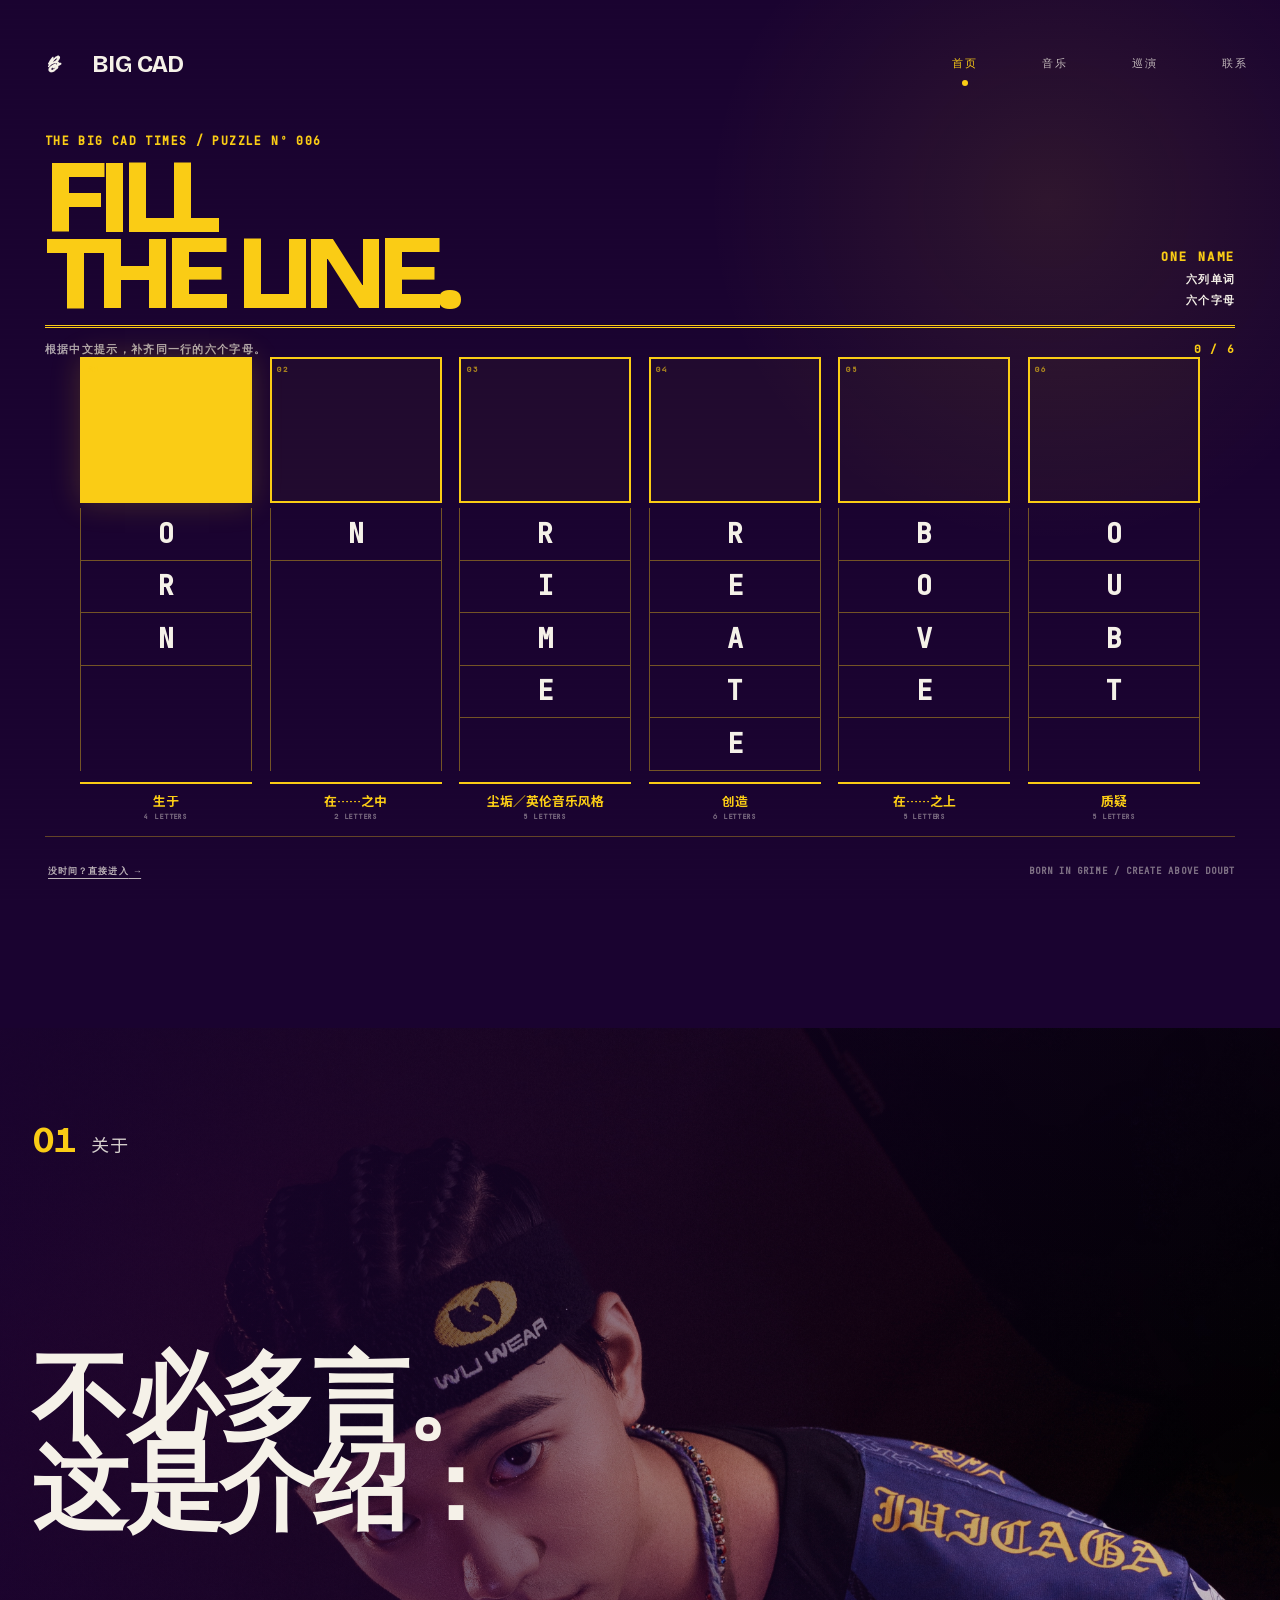
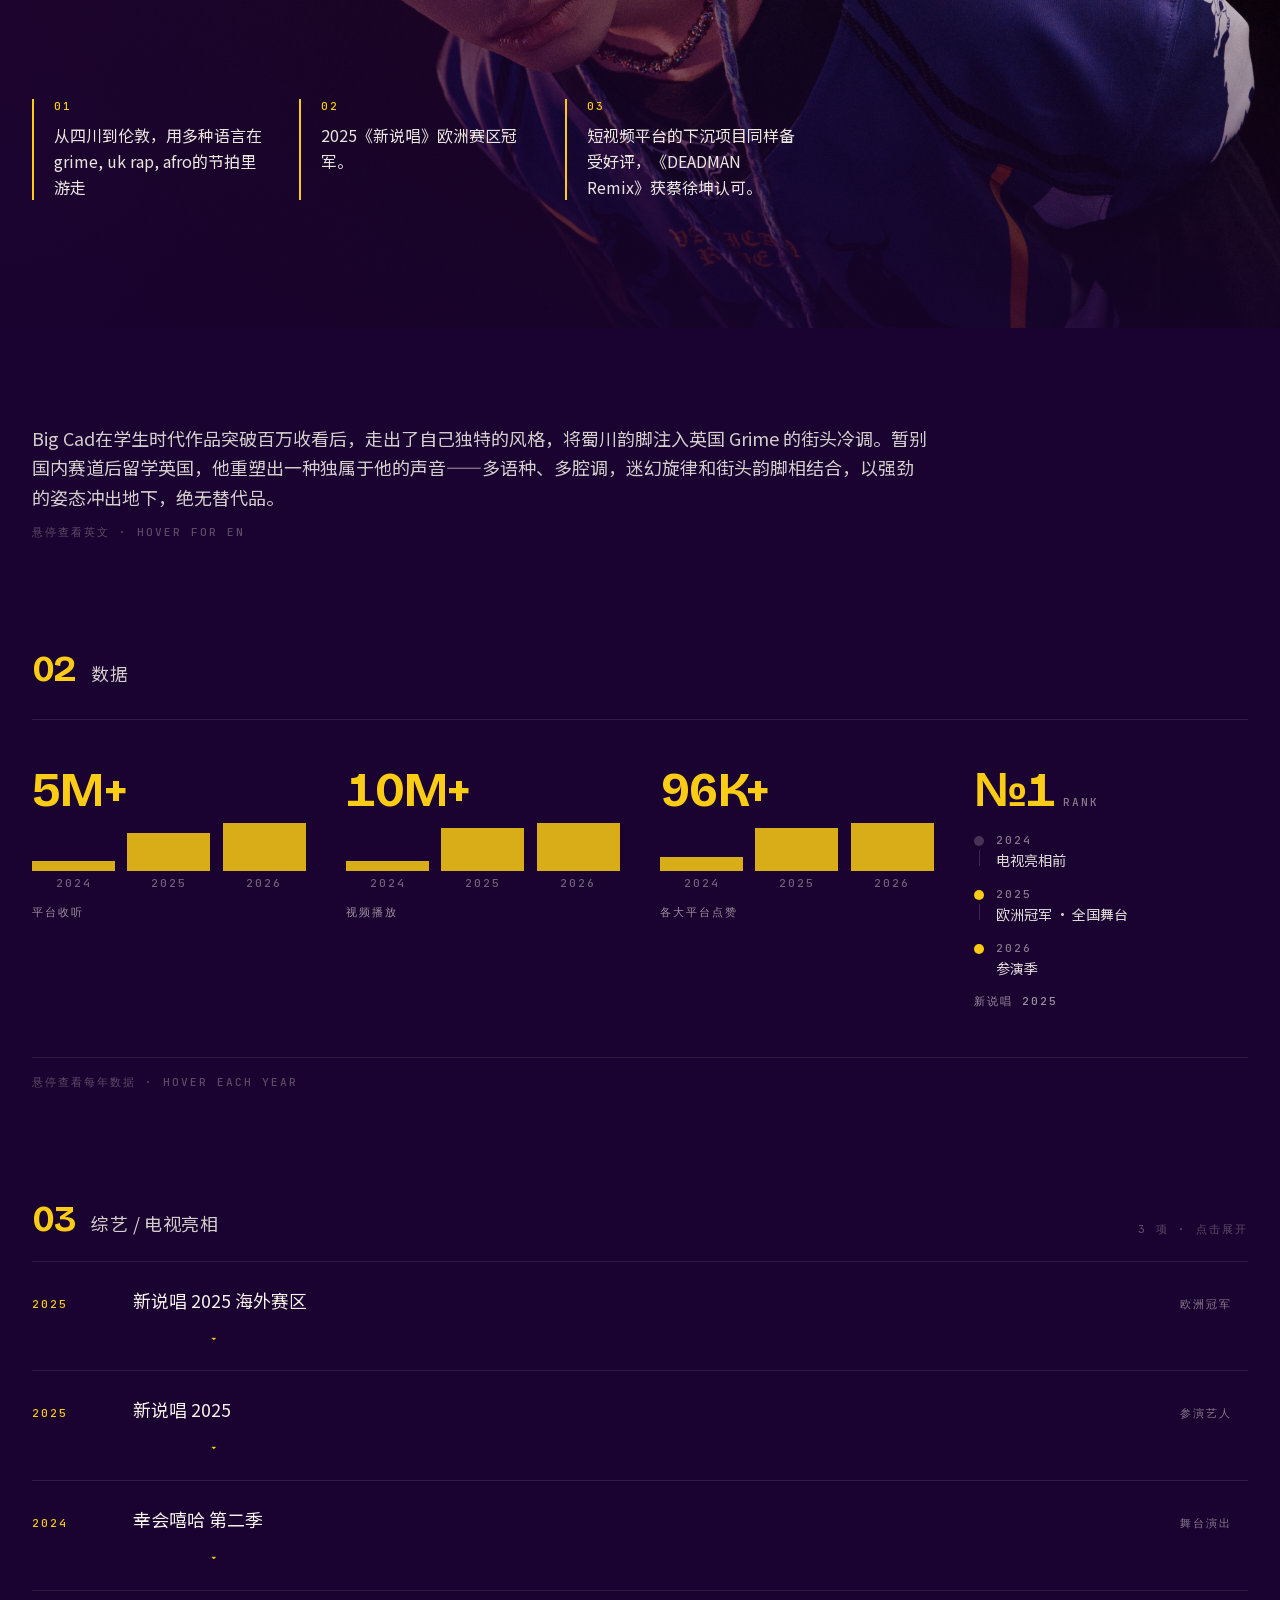
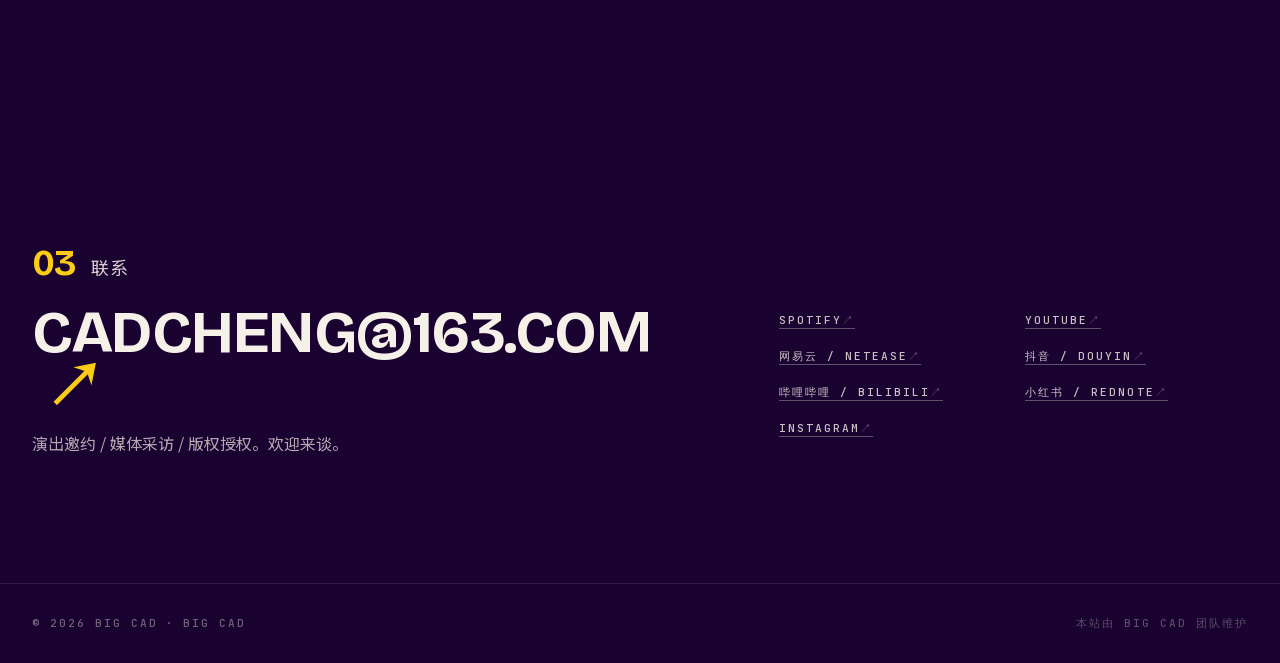
<file: index.html>
<!DOCTYPE html><html lang="zh-CN" data-scroll-behavior="smooth" class="bricolage_grotesque_9d91b8bf-module__4pkBmW__variable noto_sans_sc_bd05197f-module__vKb3ma__variable jetbrains_mono_b21e0c4d-module__h-RYBW__variable courier_prime_4758862e-module__zIslsq__variable bebas_neue_104405db-module__X2z_ea__variable antialiased"><head><meta charSet="utf-8"/><meta name="viewport" content="width=device-width, initial-scale=1"/><link rel="preload" href="/_next/static/media/017d9bea37084d9b-s.p.41rroleoq1br7.woff2" as="font" crossorigin="" type="font/woff2"/><link rel="preload" href="/_next/static/media/051742360c26797e-s.p.1bkzbscqrt8rl.woff2" as="font" crossorigin="" type="font/woff2"/><link rel="preload" href="/_next/static/media/5f440d3eea613716-s.p.1xmps1tcyqv34.woff2" as="font" crossorigin="" type="font/woff2"/><link rel="preload" href="/_next/static/media/87d3ffffac5dafea-s.p.3a10o7es2neby.woff2" as="font" crossorigin="" type="font/woff2"/><link rel="preload" href="/_next/static/media/fabcf92ba1ccea36-s.p.1w_qz2ahumqmz.woff2" as="font" crossorigin="" type="font/woff2"/><link rel="preload" href="/_next/static/media/feb57b2dc8f29018-s.p.28uqmbric7ahc.woff2" as="font" crossorigin="" type="font/woff2"/><link rel="preload" as="image" href="/images/about-portrait-bg.jpg"/><link rel="stylesheet" href="/_next/static/chunks/2zixr0xlnlq_z.css" data-precedence="next"/><link rel="stylesheet" href="/_next/static/chunks/1uz1fjmsu8f56.css" data-precedence="next"/><link rel="stylesheet" href="/_next/static/chunks/0wk0xv8gzf6x-.css" data-precedence="next"/><link rel="stylesheet" href="/_next/static/chunks/241a5nnh14qwz.css" data-precedence="next"/><link rel="preload" as="script" fetchPriority="low" href="/_next/static/chunks/0iq1i69206cyl.js"/><script src="/_next/static/chunks/1py1v_b8sxkpq.js" async=""></script><script src="/_next/static/chunks/3peubv2924kx4.js" async=""></script><script src="/_next/static/chunks/166zgv7tuj_pn.js" async=""></script><script src="/_next/static/chunks/turbopack-228b7rgcty3o6.js" async=""></script><script src="/_next/static/chunks/05-c3ty_6dwfk.js" async=""></script><script src="/_next/static/chunks/2ayhxe3lcpx7z.js" async=""></script><script src="/_next/static/chunks/14mrh2-p_w84d.js" async=""></script><script src="/_next/static/chunks/29kj4vfr1y9mb.js" async=""></script><script src="/_next/static/chunks/3qoukpyzgtuna.js" async=""></script><link rel="preload" href="/images/contact/crumple-frames/frame-00.webp" as="image" type="image/webp"/><link rel="preload" as="image" href="/images/contact/crumple-frames/frame-00.webp" type="image/webp"/><meta name="next-size-adjust" content=""/><meta name="theme-color" content="#1A0330"/><title>BIG CAD — CN Grime Pioneer · MOST UNDERRATED</title><meta name="description" content="BIG CAD — 2025 新说唱欧洲赛区冠军。Sichuan grit meets London streets. Multi-language rap. Stream on Spotify, Netease, Apple Music."/><meta name="keywords" content="BIG CAD,CN Grime,MOST UNDERRATED,新说唱 2025,Chinese rapper,UK rap,Sichuan rap"/><meta name="robots" content="index, follow"/><meta property="og:title" content="BIG CAD — CN Grime Pioneer"/><meta property="og:description" content="2025 新说唱欧洲赛区冠军。Sichuan grit meets London streets."/><meta property="og:url" content="https://big-cad-portfolio.vercel.app"/><meta property="og:site_name" content="BIG CAD"/><meta property="og:locale" content="zh_CN"/><meta property="og:image" content="https://big-cad-portfolio.vercel.app/og-image.jpg"/><meta property="og:image:width" content="1200"/><meta property="og:image:height" content="630"/><meta property="og:type" content="website"/><meta name="twitter:card" content="summary_large_image"/><meta name="twitter:title" content="BIG CAD — CN Grime Pioneer"/><meta name="twitter:description" content="2025 新说唱欧洲赛区冠军。Sichuan grit meets London streets."/><meta name="twitter:image" content="https://big-cad-portfolio.vercel.app/og-image.jpg"/><link rel="icon" href="/favicon.ico?favicon.2vob68tjqpejf.ico" sizes="256x256" type="image/x-icon"/><script src="/_next/static/chunks/0cz1d0mv5g_q7.js" noModule=""></script></head><body class="min-h-screen bg-brand-purple-dark text-brand-cream"><div hidden=""><!--$--><!--/$--></div><header class="fixed inset-x-0 top-0 z-50 transition-all duration-300 bg-transparent"><div class="container-x flex items-center justify-between h-32"><a aria-label="BIG CAD home" class="flex items-center gap-3" href="/"><div class="logo-motion-root logo-mark-static w-12 h-12 shrink-0" style="color:var(--color-brand-cream, #F5F1E8)" aria-hidden="true"><svg xmlns="http://www.w3.org/2000/svg" viewBox="0 0 2048 2048" preserveAspectRatio="xMidYMid meet"><defs><mask id="_R_alfdb_" maskUnits="userSpaceOnUse" x="0" y="0" width="2048" height="2048"><rect x="0" y="0" width="2048" height="2048" fill="black"></rect><path d="M 915.00,739.17 C 911.49,741.38 900.34,747.13 893.91,752.44 C 887.49,757.75 881.94,764.60 876.44,771.03 C 870.94,777.45 865.90,784.34 860.90,791.00 C 855.91,797.66 851.28,804.17 846.48,811.00 C 841.68,817.83 836.68,825.00 832.13,832.00 C 827.57,839.00 823.38,846.00 819.14,853.00 C 814.90,860.00 810.79,866.83 806.67,874.00 C 802.56,881.17 797.66,888.33 794.44,896.00 C 791.22,903.67 789.38,912.00 787.35,920.00 C 785.31,928.00 781.82,937.05 782.21,944.00 C 782.60,950.95 784.89,960.38 789.69,961.71 C 794.49,963.04 803.82,955.53 811.00,951.99 C 818.18,948.46 826.45,945.67 832.79,940.50 C 839.13,935.34 843.69,927.58 849.05,921.00 C 854.40,914.42 859.63,907.50 864.93,901.00 C 870.23,894.50 875.44,888.33 880.85,882.00 C 886.25,875.67 891.86,869.17 897.36,863.00 C 902.86,856.83 908.23,851.00 913.83,845.00 C 919.42,839.00 925.06,832.93 930.92,827.00 C 936.78,821.07 942.82,815.16 949.00,809.42 C 955.18,803.68 961.67,797.99 968.00,792.57 C 974.33,787.15 980.33,781.99 987.00,776.89 C 993.67,771.79 1001.00,766.48 1008.00,761.98 C 1015.00,757.49 1021.50,753.20 1029.00,749.93 C 1036.50,746.65 1045.00,744.41 1053.00,742.31 C 1061.00,740.20 1068.83,738.91 1077.00,737.30 C 1085.17,735.69 1094.47,731.39 1102.00,732.64 C 1109.53,733.89 1118.84,738.76 1122.20,744.82 C 1125.56,750.88 1123.02,760.97 1122.18,769.00 C 1121.34,777.03 1119.14,784.83 1117.17,793.00 C 1115.19,801.17 1113.73,810.33 1110.35,818.00 C 1106.97,825.67 1101.79,832.50 1096.91,839.00 C 1092.03,845.50 1086.74,851.09 1081.09,857.00 C 1075.44,862.91 1069.18,868.69 1063.00,874.46 C 1056.82,880.23 1050.02,885.86 1044.00,891.61 C 1037.98,897.35 1031.34,902.18 1026.88,908.91 C 1022.41,915.64 1016.87,925.13 1017.22,932.00 C 1017.56,938.87 1022.83,946.81 1028.96,950.11 C 1035.09,953.42 1045.83,950.61 1054.00,951.83 C 1062.17,953.04 1070.32,954.40 1078.00,957.40 C 1085.68,960.40 1093.62,964.55 1100.08,969.82 C 1106.54,975.09 1112.74,981.97 1116.75,989.00 C 1120.77,996.03 1122.97,1004.00 1124.19,1012.00 C 1125.40,1020.00 1125.98,1029.14 1124.05,1037.00 C 1122.11,1044.86 1117.75,1053.07 1112.58,1059.15 C 1107.40,1065.23 1099.93,1069.24 1093.00,1073.49 C 1086.07,1077.74 1078.34,1080.95 1071.00,1084.65 C 1063.66,1088.36 1056.26,1091.53 1048.93,1095.71 C 1041.61,1099.90 1034.54,1106.26 1027.05,1109.77 C 1019.56,1113.29 1012.01,1114.72 1004.00,1116.80 C 995.99,1118.89 986.83,1122.00 979.00,1122.27 C 971.17,1122.55 962.02,1122.76 957.02,1118.45 C 952.01,1114.15 954.49,1099.27 948.98,1096.47 C 943.48,1093.66 932.16,1099.84 924.00,1101.60 C 915.84,1103.37 908.00,1105.03 900.00,1107.05 C 892.00,1109.08 883.67,1110.44 876.00,1113.74 C 868.33,1117.04 861.02,1122.40 854.00,1126.83 C 846.98,1131.27 840.20,1135.12 833.88,1140.35 C 827.56,1145.59 821.94,1152.13 816.10,1158.23 C 810.26,1164.34 803.93,1170.37 798.82,1177.00 C 793.71,1183.63 788.95,1190.67 785.46,1198.00 C 781.96,1205.33 780.07,1213.00 777.87,1221.00 C 775.68,1229.00 773.43,1237.83 772.27,1246.00 C 771.10,1254.17 769.21,1262.15 770.87,1270.00 C 772.54,1277.85 777.06,1286.80 782.24,1293.08 C 787.43,1299.37 794.71,1304.43 802.00,1307.69 C 809.29,1310.94 817.83,1312.24 826.00,1312.64 C 834.17,1313.04 842.83,1311.07 851.00,1310.06 C 859.17,1309.06 866.83,1308.05 875.00,1306.58 C 883.17,1305.12 892.00,1303.75 900.00,1301.28 C 908.00,1298.82 915.50,1295.29 923.00,1291.78 C 930.50,1288.27 937.83,1284.52 945.00,1280.25 C 952.17,1275.97 959.17,1271.03 966.00,1266.14 C 972.83,1261.25 979.50,1256.17 986.00,1250.93 C 992.50,1245.69 998.83,1240.12 1005.00,1234.68 C 1011.17,1229.24 1016.83,1223.91 1023.00,1218.31 C 1029.17,1212.71 1035.67,1206.68 1042.00,1201.06 C 1048.33,1195.43 1054.67,1189.99 1061.00,1184.57 C 1067.33,1179.15 1076.83,1171.21 1080.00,1168.54 " fill="none" stroke="white" stroke-width="260" stroke-linecap="butt" stroke-linejoin="round" pathLength="1" stroke-dasharray="1 1" stroke-dashoffset="0"></path></mask></defs><g><path fill="currentColor" fill-rule="evenodd" mask="url(#_R_alfdb_)" d="M 1118.5 666.2 C 1129.2 666.5 1139 669.2 1148.4 673.6 C 1157.9 678.1 1167.6 684.7 1175.3 692.8 C 1182.9 701 1190.5 711.1 1194.2 722.6 C 1198 734.2 1200 747.6 1197.7 762.3 C 1195.5 776.9 1189.1 794.1 1180.7 810.5 C 1172.4 826.9 1158.6 845.8 1147.6 860.6 C 1136.6 875.5 1122.7 890 1114.6 899.6 C 1106.4 909.1 1100.6 914.5 1098.7 917.9 C 1096.9 921.3 1100.4 919.7 1103.6 920.2 C 1106.9 920.6 1113.6 918.9 1118.2 920.6 C 1122.8 922.2 1127 925.3 1131 930.3 C 1135 935.2 1135.4 943.8 1142.1 950.1 C 1148.7 956.3 1156 964.4 1170.9 967.8 C 1185.9 971.2 1208.6 971.8 1231.8 970.4 C 1255 969 1287.8 962.7 1310.2 959.6 C 1332.6 956.4 1354.2 952.1 1366.2 951.4 C 1378.3 950.6 1381.4 952.5 1382.3 955 C 1383.2 957.4 1375.4 962.4 1371.4 966 C 1367.4 969.5 1361.5 973.7 1358.4 976.3 C 1355.3 978.9 1353 981.1 1352.8 981.8 C 1352.5 982.4 1354.4 981.6 1356.9 980.3 C 1359.4 978.9 1364.8 975.2 1367.9 973.5 C 1371 971.8 1377.2 968.7 1375.6 970 C 1373.9 971.3 1369 974.8 1357.9 981.3 C 1346.8 987.9 1326.2 999.4 1308.8 1009.4 C 1291.4 1019.4 1268.1 1032.5 1253.5 1041.2 C 1238.8 1049.8 1229.9 1056 1220.9 1061.1 C 1211.8 1066.3 1208.3 1067.9 1199.1 1072.1 C 1189.9 1076.3 1177 1080.6 1165.6 1086.5 C 1154.2 1092.4 1138 1100.5 1130.8 1107.5 C 1123.5 1114.4 1122.7 1120.4 1122.1 1128.2 C 1121.5 1136.1 1128.5 1143.4 1127.3 1154.6 C 1126.1 1165.7 1122.5 1180.8 1115 1195 C 1107.5 1209.2 1091.3 1228.7 1082.1 1239.9 C 1073 1251.2 1063 1260.2 1059.9 1262.6 C 1056.9 1265.1 1060.8 1259.1 1063.9 1254.7 C 1067 1250.3 1076.7 1239.4 1078.6 1236.4 C 1080.5 1233.4 1081 1232.3 1075.2 1236.7 C 1069.3 1241.2 1056.4 1252.6 1043.7 1263.2 C 1031 1273.7 1011.4 1289.8 998.9 1300.1 C 986.3 1310.4 973.4 1320.5 968.5 1324.9 C 963.7 1329.3 965.6 1328.4 969.6 1326.5 C 973.7 1324.6 986.6 1316.7 992.9 1313.3 C 999.2 1309.9 1008.4 1305.1 1007.1 1306.3 C 1005.9 1307.5 998.3 1313.3 985.6 1320.5 C 972.9 1327.8 950.8 1340.7 930.7 1349.7 C 910.7 1358.8 886 1369.6 865.2 1374.8 C 844.3 1380 824 1382.9 805.6 1381.1 C 787.3 1379.4 769.8 1373.7 754.9 1364.4 C 740.1 1355.1 725.6 1341.2 716.4 1325.5 C 707.2 1309.7 700 1289.8 699.5 1270 C 699 1250.2 702.6 1228.2 713.5 1206.8 C 724.3 1185.4 742 1163 764.6 1141.7 C 787.2 1120.4 819.1 1097.9 849 1079 C 878.9 1060.2 916.4 1041 943.8 1028.6 C 971.3 1016.3 997.6 1007.5 1013.8 1004.8 C 1030 1002.1 1036.5 1006.8 1041.2 1012.2 C 1045.9 1017.5 1041.4 1029.9 1042 1036.9 C 1042.6 1043.9 1041.7 1052.5 1044.5 1054.3 C 1047.4 1056.1 1054.4 1052.9 1059 1047.7 C 1063.6 1042.5 1070.7 1031.3 1072 1023.1 C 1073.4 1014.9 1073.3 1004.5 1067.1 998.5 C 1060.9 992.6 1050.2 988.7 1035.1 987.4 C 1019.9 986.1 998.9 986.5 976.1 990.7 C 953.4 994.9 924.3 1001.6 898.4 1012.7 C 872.6 1023.9 844 1040.4 821.2 1057.6 C 798.4 1074.7 777.9 1098.9 761.7 1115.4 C 745.4 1131.9 734.3 1149 723.7 1156.8 C 713.2 1164.5 705.6 1165.2 698.3 1162 C 691.1 1158.8 684.7 1147.4 680.1 1137.6 C 675.5 1127.8 672.1 1114.2 670.8 1103.1 C 669.5 1091.9 670.9 1080.5 672.2 1070.7 C 673.5 1061 676.9 1051.5 678.6 1044.6 C 680.3 1037.8 681.6 1033.7 682.3 1029.5 C 682.9 1025.4 681.1 1025.5 682.5 1019.7 C 683.9 1014 684 1009.4 690.7 995 C 697.3 980.6 707.8 958.3 722.3 933.4 C 736.7 908.6 758.7 873.4 777.5 845.9 C 796.3 818.4 819.7 788 835.3 768.7 C 850.9 749.3 862.8 738 871.1 729.7 C 879.4 721.5 881.2 721.6 885 719.3 C 888.8 717 890.1 716.8 894.2 716 C 898.2 715.2 905.1 712.1 909.3 714.3 C 913.6 716.5 917.9 721.7 919.5 729.4 C 921.1 737 918.9 751 918.7 760.2 C 918.6 769.4 915.4 781.4 918.6 784.4 C 921.8 787.3 929.3 783.5 937.8 777.8 C 946.2 772.1 960.3 758.8 969.4 750.3 C 978.5 741.7 988 731.6 992.2 726.4 C 996.5 721.3 994.5 721.1 994.6 719.6 C 994.8 718 990.9 719.4 993.2 717.3 C 995.5 715.2 1000.2 711.9 1008.6 707.1 C 1017.1 702.2 1031.4 694 1043.9 688.2 C 1056.5 682.3 1071.6 675.5 1084 671.8 C 1096.4 668.2 1107.7 665.9 1118.5 666.2 Z M 864.9 1178 C 861.3 1178.5 854.9 1184.3 849.4 1191.7 C 843.8 1199.1 835.1 1212.4 831.5 1222.4 C 827.9 1232.4 825.2 1244.5 827.8 1251.7 C 830.5 1259 837.3 1265.1 847.6 1266 C 857.9 1266.9 873.8 1263.5 889.7 1257 C 905.6 1250.5 926.9 1237.7 942.8 1227.2 C 958.8 1216.6 977.2 1201.3 985.5 1193.6 C 993.9 1185.9 997 1180.8 993 1180.8 C 988.9 1180.8 974.4 1188.8 961.1 1193.7 C 947.9 1198.7 926.8 1208.4 913.5 1210.7 C 900.2 1213.1 888.5 1211.4 881.4 1207.7 C 874.3 1204 873.6 1193.4 870.8 1188.4 C 868.1 1183.5 868.4 1177.4 864.9 1178 Z M 1048.3 784.2 C 1037.4 790.4 1021.3 801.1 1003.5 815.8 C 985.8 830.6 958.8 854.8 941.9 872.8 C 924.9 890.9 905.5 914.7 901.9 924.1 C 898.4 933.6 906.6 935.8 920.4 929.4 C 934.1 923.1 963.5 902.6 984.3 886 C 1005 869.4 1030.2 845.2 1044.7 829.7 C 1059.1 814.1 1067 801.2 1071.1 792.8 C 1075.1 784.3 1072.8 780.5 1069 779.1 C 1065.2 777.6 1059.3 778.1 1048.3 784.2 Z M 715 1319 C 717.7 1323.7 723.3 1340.2 731 1347 C 738.7 1353.8 763.7 1364.7 761 1360 C 758.3 1355.3 722.7 1325.8 715 1319 C 707.3 1312.2 712.3 1314.3 715 1319 Z M 1349.7 958.8 C 1346.3 961.2 1335.1 969.7 1329.7 973.8 C 1324.4 977.9 1317.5 983.2 1317.6 983.3 C 1317.7 983.4 1324.7 978.2 1330.1 974.1 C 1335.5 970.1 1346.6 961.6 1349.9 959 C 1353.2 956.4 1353 956.3 1349.7 958.8 Z M 904 766 C 893.8 782.5 843 865 843 865 C 843 865 893.8 782.5 904 766 C 914.2 749.5 914.2 749.5 904 766 Z M 1040 1246 C 1030.8 1253.8 985 1293 985 1293 C 985 1293 1030.8 1253.8 1040 1246 C 1049.2 1238.2 1049.2 1238.2 1040 1246 Z M 1172 1059 C 1155.2 1068.5 1071 1116 1071 1116 C 1071 1116 1155.2 1068.5 1172 1059 C 1188.8 1049.5 1188.8 1049.5 1172 1059 Z M 817.4 1222.7 C 817.2 1225.6 816.6 1235.3 816.4 1239.9 C 816.2 1244.5 816.1 1250.4 816.2 1250.3 C 816.3 1250.2 816.8 1244.2 817.1 1239.6 C 817.4 1234.9 817.8 1225.3 817.8 1222.5 C 817.9 1219.7 817.6 1219.8 817.4 1222.7 Z M 953 837 C 944.5 846.2 902 892 902 892 C 902 892 944.5 846.2 953 837 C 961.5 827.8 961.5 827.8 953 837 Z M 872 1156 C 865.7 1161.7 834 1190 834 1190 C 834 1190 865.7 1161.7 872 1156 C 878.3 1150.3 878.3 1150.3 872 1156 Z M 939 1191 C 930.2 1195.8 886 1220 886 1220 C 886 1220 930.2 1195.8 939 1191 C 947.8 1186.2 947.8 1186.2 939 1191 Z M 1255 1015 C 1246.8 1019.5 1206 1042 1206 1042 C 1206 1042 1246.8 1019.5 1255 1015 C 1263.2 1010.5 1263.2 1010.5 1255 1015 Z M 893 1270 C 882.8 1270.8 836.5 1273.5 832 1275 C 827.5 1276.5 855.8 1279.8 866 1279 C 876.2 1278.2 888.5 1271.5 893 1270 C 897.5 1268.5 903.2 1269.2 893 1270 Z M 882 846 C 877 852 852 882 852 882 C 852 882 877 852 882 846 C 887 840 887 840 882 846 Z M 983 1293 C 977.3 1296.8 949 1316 949 1316 C 949 1316 977.3 1296.8 983 1293 C 988.7 1289.2 988.7 1289.2 983 1293 Z M 776 1067 C 773.2 1072.2 759 1098 759 1098 C 759 1098 773.2 1072.2 776 1067 C 778.8 1061.8 778.8 1061.8 776 1067 Z M 896.9 736.6 C 894.1 738.3 884.3 744.5 879.3 747.7 C 874.4 750.8 867.7 755.3 867.4 755.6 C 867.1 755.9 872.8 752.4 877.6 749.4 C 882.3 746.5 892.6 739.9 895.8 737.7 C 899 735.6 899.6 735 896.9 736.6 Z M 846 888 C 841.8 893.7 821 922 821 922 C 821 922 841.8 893.7 846 888 C 850.2 882.3 850.2 882.3 846 888 Z M 969 1224 C 964.5 1227.7 942 1246 942 1246 C 942 1246 964.5 1227.7 969 1224 C 973.5 1220.3 973.5 1220.3 969 1224 Z M 921 736 C 918.5 740.8 906 765 906 765 C 918.5 740.8 918.5 740.8 921 736 C 923.5 731.2 923.5 731.2 921 736 Z M 991 802 C 985.3 807.3 957 834 957 834 C 957 834 985.3 807.3 991 802 C 996.7 796.7 996.7 796.7 991 802 Z M 1105 1175 C 1101.2 1179.8 1082 1204 1082 1204 C 1082 1204 1101.2 1179.8 1105 1175 C 1108.8 1170.2 1108.8 1170.2 1105 1175 Z M 945 1036 C 937.3 1039.8 899 1059 899 1059 C 899 1059 937.3 1039.8 945 1036 C 952.7 1032.2 952.7 1032.2 945 1036 Z"></path></g></svg></div><span class="headline text-brand-cream text-2xl tracking-wide">BIG CAD</span></a><nav class="flex items-center gap-0 sm:gap-16"><a aria-current="page" class="mono-label relative flex min-h-11 min-w-12 items-center justify-center px-2 py-2 text-lg tracking-wider transition-colors sm:min-w-0 sm:px-0 sm:text-xl text-brand-yellow" href="/">首页<span aria-hidden="true" class="absolute bottom-0 left-1/2 size-1.5 -translate-x-1/2 rounded-full bg-brand-yellow transition-[opacity,transform] duration-200 scale-100 opacity-100"></span></a><a class="mono-label relative flex min-h-11 min-w-12 items-center justify-center px-2 py-2 text-lg tracking-wider transition-colors sm:min-w-0 sm:px-0 sm:text-xl text-brand-cream/75 hover:text-brand-cream" href="/music">音乐<span aria-hidden="true" class="absolute bottom-0 left-1/2 size-1.5 -translate-x-1/2 rounded-full bg-brand-yellow transition-[opacity,transform] duration-200 scale-0 opacity-0"></span></a><a class="mono-label relative flex min-h-11 min-w-12 items-center justify-center px-2 py-2 text-lg tracking-wider transition-colors sm:min-w-0 sm:px-0 sm:text-xl text-brand-cream/75 hover:text-brand-cream" href="/tour">巡演<span aria-hidden="true" class="absolute bottom-0 left-1/2 size-1.5 -translate-x-1/2 rounded-full bg-brand-yellow transition-[opacity,transform] duration-200 scale-0 opacity-0"></span></a><button type="button" aria-pressed="false" class="mono-label relative flex min-h-11 min-w-12 items-center justify-center px-2 py-2 text-lg tracking-wider transition-colors sm:min-w-0 sm:px-0 sm:text-xl cursor-pointer text-brand-cream/75 hover:text-brand-yellow">联系<span aria-hidden="true" class="absolute bottom-0 left-1/2 size-1.5 -translate-x-1/2 rounded-full bg-brand-yellow transition-[opacity,transform] duration-200 scale-0 opacity-0"></span></button></nav></div></header><main><section class="relative min-h-[100svh] overflow-hidden bg-brand-purple-dark flex flex-col"><div class="TextCursorGrid-module__WoPRnW__root z-[10]" style="--cursor-x:-9999px;--cursor-y:-9999px;--reveal-radius:250px;--fade-radius:150px" aria-hidden="true"><div class="TextCursorGrid-module__WoPRnW__field"><div class="TextCursorGrid-module__WoPRnW__row" style="margin-inline-start:-2ch"><span style="margin-inline-end:5ch">MOST UNDERRATED</span><span style="margin-inline-end:4ch">蜀川</span><span style="margin-inline-end:2ch">CREATE ABOVE DOUBT</span><span style="margin-inline-end:2ch">英伦</span><span style="margin-inline-end:7ch">CHENGDU</span><span style="margin-inline-end:6ch">GRIME</span><span style="margin-inline-end:7ch">BORN IN GRIME. CREATE ABOVE DOUBT.</span><span style="margin-inline-end:6ch">英伦</span><span style="margin-inline-end:2ch">CREATE ABOVE DOUBT</span><span style="margin-inline-end:7ch">SICHUAN GRIT</span><span style="margin-inline-end:5ch">蜀川</span><span style="margin-inline-end:5ch">SICHUAN GRIT</span><span style="margin-inline-end:2ch">UK RAP</span><span style="margin-inline-end:6ch">MOST UNDERRATED</span><span style="margin-inline-end:2ch">英伦</span><span style="margin-inline-end:3ch">BORN IN GRIME. CREATE ABOVE DOUBT.</span><span style="margin-inline-end:2ch">英伦</span><span style="margin-inline-end:3ch">GRIME</span><span style="margin-inline-end:4ch">LONDON</span><span style="margin-inline-end:4ch">UK RAP</span><span style="margin-inline-end:3ch">GRIME</span><span style="margin-inline-end:3ch">BIG CAD</span><span style="margin-inline-end:7ch">UK RAP</span><span style="margin-inline-end:2ch">MOST UNDERRATED</span><span style="margin-inline-end:6ch">蜀川</span><span style="margin-inline-end:3ch">BORN IN GRIME. CREATE ABOVE DOUBT.</span><span style="margin-inline-end:4ch">CHENGDU</span><span style="margin-inline-end:7ch">蜀川</span><span style="margin-inline-end:3ch">MOST UNDERRATED</span><span style="margin-inline-end:5ch">SICHUAN GRIT</span><span style="margin-inline-end:6ch">MOST UNDERRATED</span><span style="margin-inline-end:6ch">BORN IN GRIME</span><span style="margin-inline-end:3ch">SICHUAN GRIT</span><span style="margin-inline-end:2ch">英伦</span><span style="margin-inline-end:6ch">蜀川</span><span style="margin-inline-end:2ch">GRIME</span><span style="margin-inline-end:2ch">LONDON</span><span style="margin-inline-end:3ch">CREATE ABOVE DOUBT</span></div><div class="TextCursorGrid-module__WoPRnW__row" style="margin-inline-start:-6ch"><span style="margin-inline-end:6ch">蜀川</span><span style="margin-inline-end:5ch">CHENGDU</span><span style="margin-inline-end:6ch">SICHUAN GRIT</span><span style="margin-inline-end:3ch">LONDON</span><span style="margin-inline-end:4ch">CHENGDU</span><span style="margin-inline-end:6ch">BIG CAD</span><span style="margin-inline-end:6ch">英伦</span><span style="margin-inline-end:6ch">GRIME</span><span style="margin-inline-end:4ch">LONDON</span><span style="margin-inline-end:7ch">CHENGDU</span><span style="margin-inline-end:6ch">英伦</span><span style="margin-inline-end:6ch">BORN IN GRIME. CREATE ABOVE DOUBT.</span><span style="margin-inline-end:7ch">GRIME</span><span style="margin-inline-end:6ch">BORN IN GRIME</span><span style="margin-inline-end:6ch">MOST UNDERRATED</span><span style="margin-inline-end:3ch">CHENGDU</span><span style="margin-inline-end:2ch">BORN IN GRIME</span><span style="margin-inline-end:2ch">CHENGDU</span><span style="margin-inline-end:3ch">BORN IN GRIME</span><span style="margin-inline-end:2ch">BORN IN GRIME. CREATE ABOVE DOUBT.</span><span style="margin-inline-end:5ch">CHENGDU</span><span style="margin-inline-end:5ch">MOST UNDERRATED</span><span style="margin-inline-end:5ch">UK RAP</span><span style="margin-inline-end:5ch">BORN IN GRIME. CREATE ABOVE DOUBT.</span><span style="margin-inline-end:4ch">SICHUAN GRIT</span><span style="margin-inline-end:4ch">CREATE ABOVE DOUBT</span><span style="margin-inline-end:4ch">GRIME</span><span style="margin-inline-end:3ch">BORN IN GRIME. CREATE ABOVE DOUBT.</span><span style="margin-inline-end:4ch">GRIME</span><span style="margin-inline-end:2ch">BIG CAD</span><span style="margin-inline-end:7ch">蜀川</span><span style="margin-inline-end:4ch">BIG CAD</span><span style="margin-inline-end:4ch">英伦</span><span style="margin-inline-end:3ch">CREATE ABOVE DOUBT</span></div><div class="TextCursorGrid-module__WoPRnW__row" style="margin-inline-start:-3ch"><span style="margin-inline-end:7ch">LONDON</span><span style="margin-inline-end:6ch">蜀川</span><span style="margin-inline-end:4ch">CREATE ABOVE DOUBT</span><span style="margin-inline-end:3ch">GRIME</span><span style="margin-inline-end:7ch">BORN IN GRIME. CREATE ABOVE DOUBT.</span><span style="margin-inline-end:4ch">SICHUAN GRIT</span><span style="margin-inline-end:4ch">GRIME</span><span style="margin-inline-end:7ch">BORN IN GRIME</span><span style="margin-inline-end:6ch">蜀川</span><span style="margin-inline-end:7ch">SICHUAN GRIT</span><span style="margin-inline-end:6ch">CREATE ABOVE DOUBT</span><span style="margin-inline-end:4ch">BORN IN GRIME</span><span style="margin-inline-end:3ch">LONDON</span><span style="margin-inline-end:4ch">GRIME</span><span style="margin-inline-end:5ch">CHENGDU</span><span style="margin-inline-end:3ch">GRIME</span><span style="margin-inline-end:3ch">BIG CAD</span><span style="margin-inline-end:6ch">SICHUAN GRIT</span><span style="margin-inline-end:2ch">CHENGDU</span><span style="margin-inline-end:6ch">BIG CAD</span><span style="margin-inline-end:2ch">CREATE ABOVE DOUBT</span><span style="margin-inline-end:3ch">BORN IN GRIME. CREATE ABOVE DOUBT.</span><span style="margin-inline-end:5ch">CREATE ABOVE DOUBT</span><span style="margin-inline-end:3ch">蜀川</span><span style="margin-inline-end:6ch">英伦</span><span style="margin-inline-end:6ch">MOST UNDERRATED</span><span style="margin-inline-end:7ch">GRIME</span><span style="margin-inline-end:5ch">UK RAP</span><span style="margin-inline-end:2ch">CREATE ABOVE DOUBT</span><span style="margin-inline-end:2ch">MOST UNDERRATED</span><span style="margin-inline-end:4ch">CREATE ABOVE DOUBT</span><span style="margin-inline-end:4ch">MOST UNDERRATED</span><span style="margin-inline-end:5ch">GRIME</span><span style="margin-inline-end:3ch">BORN IN GRIME. CREATE ABOVE DOUBT.</span></div><div class="TextCursorGrid-module__WoPRnW__row" style="margin-inline-start:-4ch"><span style="margin-inline-end:6ch">英伦</span><span style="margin-inline-end:4ch">蜀川</span><span style="margin-inline-end:2ch">LONDON</span><span style="margin-inline-end:3ch">BORN IN GRIME. CREATE ABOVE DOUBT.</span><span style="margin-inline-end:7ch">BIG CAD</span><span style="margin-inline-end:7ch">LONDON</span><span style="margin-inline-end:4ch">BORN IN GRIME</span><span style="margin-inline-end:2ch">CHENGDU</span><span style="margin-inline-end:2ch">MOST UNDERRATED</span><span style="margin-inline-end:5ch">LONDON</span><span style="margin-inline-end:7ch">SICHUAN GRIT</span><span style="margin-inline-end:2ch">蜀川</span><span style="margin-inline-end:5ch">CHENGDU</span><span style="margin-inline-end:7ch">BORN IN GRIME. CREATE ABOVE DOUBT.</span><span style="margin-inline-end:7ch">LONDON</span><span style="margin-inline-end:4ch">BORN IN GRIME. CREATE ABOVE DOUBT.</span><span style="margin-inline-end:4ch">MOST UNDERRATED</span><span style="margin-inline-end:2ch">GRIME</span><span style="margin-inline-end:4ch">CHENGDU</span><span style="margin-inline-end:5ch">英伦</span><span style="margin-inline-end:7ch">CHENGDU</span><span style="margin-inline-end:3ch">MOST UNDERRATED</span><span style="margin-inline-end:3ch">BIG CAD</span><span style="margin-inline-end:4ch">CHENGDU</span><span style="margin-inline-end:4ch">BIG CAD</span><span style="margin-inline-end:5ch">CREATE ABOVE DOUBT</span><span style="margin-inline-end:3ch">GRIME</span><span style="margin-inline-end:5ch">BORN IN GRIME</span><span style="margin-inline-end:5ch">BIG CAD</span><span style="margin-inline-end:3ch">英伦</span><span style="margin-inline-end:7ch">BORN IN GRIME. CREATE ABOVE DOUBT.</span><span style="margin-inline-end:6ch">GRIME</span><span style="margin-inline-end:5ch">LONDON</span><span style="margin-inline-end:4ch">CREATE ABOVE DOUBT</span><span style="margin-inline-end:3ch">BORN IN GRIME. CREATE ABOVE DOUBT.</span></div><div class="TextCursorGrid-module__WoPRnW__row" style="margin-inline-start:-6ch"><span style="margin-inline-end:7ch">GRIME</span><span style="margin-inline-end:3ch">CHENGDU</span><span style="margin-inline-end:2ch">GRIME</span><span style="margin-inline-end:3ch">SICHUAN GRIT</span><span style="margin-inline-end:6ch">MOST UNDERRATED</span><span style="margin-inline-end:4ch">CHENGDU</span><span style="margin-inline-end:7ch">BIG CAD</span><span style="margin-inline-end:5ch">蜀川</span><span style="margin-inline-end:2ch">MOST UNDERRATED</span><span style="margin-inline-end:6ch">BIG CAD</span><span style="margin-inline-end:3ch">GRIME</span><span style="margin-inline-end:5ch">SICHUAN GRIT</span><span style="margin-inline-end:5ch">CREATE ABOVE DOUBT</span><span style="margin-inline-end:3ch">LONDON</span><span style="margin-inline-end:4ch">英伦</span><span style="margin-inline-end:3ch">UK RAP</span><span style="margin-inline-end:4ch">MOST UNDERRATED</span><span style="margin-inline-end:6ch">SICHUAN GRIT</span><span style="margin-inline-end:3ch">GRIME</span><span style="margin-inline-end:6ch">BIG CAD</span><span style="margin-inline-end:4ch">MOST UNDERRATED</span><span style="margin-inline-end:3ch">BIG CAD</span><span style="margin-inline-end:4ch">CREATE ABOVE DOUBT</span><span style="margin-inline-end:6ch">MOST UNDERRATED</span><span style="margin-inline-end:7ch">BORN IN GRIME. CREATE ABOVE DOUBT.</span><span style="margin-inline-end:4ch">MOST UNDERRATED</span><span style="margin-inline-end:3ch">LONDON</span><span style="margin-inline-end:3ch">BORN IN GRIME</span><span style="margin-inline-end:5ch">蜀川</span><span style="margin-inline-end:4ch">CREATE ABOVE DOUBT</span><span style="margin-inline-end:3ch">CHENGDU</span><span style="margin-inline-end:5ch">GRIME</span><span style="margin-inline-end:6ch">BORN IN GRIME. CREATE ABOVE DOUBT.</span><span style="margin-inline-end:5ch">LONDON</span><span style="margin-inline-end:5ch">BIG CAD</span><span style="margin-inline-end:3ch">蜀川</span></div><div class="TextCursorGrid-module__WoPRnW__row" style="margin-inline-start:-2ch"><span style="margin-inline-end:4ch">LONDON</span><span style="margin-inline-end:6ch">UK RAP</span><span style="margin-inline-end:3ch">MOST UNDERRATED</span><span style="margin-inline-end:2ch">英伦</span><span style="margin-inline-end:3ch">CREATE ABOVE DOUBT</span><span style="margin-inline-end:5ch">BORN IN GRIME</span><span style="margin-inline-end:6ch">LONDON</span><span style="margin-inline-end:7ch">蜀川</span><span style="margin-inline-end:5ch">BORN IN GRIME</span><span style="margin-inline-end:6ch">MOST UNDERRATED</span><span style="margin-inline-end:6ch">UK RAP</span><span style="margin-inline-end:7ch">CHENGDU</span><span style="margin-inline-end:2ch">蜀川</span><span style="margin-inline-end:6ch">BIG CAD</span><span style="margin-inline-end:7ch">MOST UNDERRATED</span><span style="margin-inline-end:3ch">CHENGDU</span><span style="margin-inline-end:4ch">BORN IN GRIME</span><span style="margin-inline-end:5ch">CHENGDU</span><span style="margin-inline-end:7ch">LONDON</span><span style="margin-inline-end:3ch">UK RAP</span><span style="margin-inline-end:3ch">BORN IN GRIME</span><span style="margin-inline-end:5ch">LONDON</span><span style="margin-inline-end:6ch">BIG CAD</span><span style="margin-inline-end:3ch">英伦</span><span style="margin-inline-end:6ch">BIG CAD</span><span style="margin-inline-end:5ch">SICHUAN GRIT</span><span style="margin-inline-end:4ch">UK RAP</span><span style="margin-inline-end:2ch">CREATE ABOVE DOUBT</span><span style="margin-inline-end:6ch">蜀川</span><span style="margin-inline-end:4ch">SICHUAN GRIT</span><span style="margin-inline-end:5ch">MOST UNDERRATED</span><span style="margin-inline-end:3ch">BORN IN GRIME. CREATE ABOVE DOUBT.</span><span style="margin-inline-end:6ch">蜀川</span><span style="margin-inline-end:4ch">BIG CAD</span><span style="margin-inline-end:5ch">SICHUAN GRIT</span><span style="margin-inline-end:4ch">CHENGDU</span><span style="margin-inline-end:5ch">UK RAP</span><span style="margin-inline-end:3ch">MOST UNDERRATED</span></div><div class="TextCursorGrid-module__WoPRnW__row" style="margin-inline-start:-10ch"><span style="margin-inline-end:4ch">LONDON</span><span style="margin-inline-end:7ch">SICHUAN GRIT</span><span style="margin-inline-end:6ch">GRIME</span><span style="margin-inline-end:2ch">英伦</span><span style="margin-inline-end:2ch">CHENGDU</span><span style="margin-inline-end:5ch">LONDON</span><span style="margin-inline-end:2ch">英伦</span><span style="margin-inline-end:3ch">CHENGDU</span><span style="margin-inline-end:4ch">UK RAP</span><span style="margin-inline-end:4ch">BORN IN GRIME</span><span style="margin-inline-end:6ch">英伦</span><span style="margin-inline-end:2ch">CHENGDU</span><span style="margin-inline-end:2ch">SICHUAN GRIT</span><span style="margin-inline-end:3ch">蜀川</span><span style="margin-inline-end:7ch">BORN IN GRIME. CREATE ABOVE DOUBT.</span><span style="margin-inline-end:5ch">SICHUAN GRIT</span><span style="margin-inline-end:4ch">GRIME</span><span style="margin-inline-end:3ch">BORN IN GRIME. CREATE ABOVE DOUBT.</span><span style="margin-inline-end:5ch">蜀川</span><span style="margin-inline-end:2ch">CHENGDU</span><span style="margin-inline-end:6ch">LONDON</span><span style="margin-inline-end:2ch">MOST UNDERRATED</span><span style="margin-inline-end:2ch">英伦</span><span style="margin-inline-end:5ch">BORN IN GRIME</span><span style="margin-inline-end:6ch">SICHUAN GRIT</span><span style="margin-inline-end:4ch">BORN IN GRIME. CREATE ABOVE DOUBT.</span><span style="margin-inline-end:6ch">蜀川</span><span style="margin-inline-end:7ch">BIG CAD</span><span style="margin-inline-end:5ch">GRIME</span><span style="margin-inline-end:4ch">MOST UNDERRATED</span><span style="margin-inline-end:7ch">BORN IN GRIME. CREATE ABOVE DOUBT.</span><span style="margin-inline-end:2ch">英伦</span><span style="margin-inline-end:2ch">BORN IN GRIME</span><span style="margin-inline-end:6ch">BORN IN GRIME. CREATE ABOVE DOUBT.</span><span style="margin-inline-end:6ch">蜀川</span><span style="margin-inline-end:3ch">BIG CAD</span></div><div class="TextCursorGrid-module__WoPRnW__row" style="margin-inline-start:-6ch"><span style="margin-inline-end:3ch">GRIME</span><span style="margin-inline-end:4ch">UK RAP</span><span style="margin-inline-end:3ch">LONDON</span><span style="margin-inline-end:5ch">BIG CAD</span><span style="margin-inline-end:7ch">LONDON</span><span style="margin-inline-end:4ch">GRIME</span><span style="margin-inline-end:6ch">BIG CAD</span><span style="margin-inline-end:4ch">MOST UNDERRATED</span><span style="margin-inline-end:7ch">SICHUAN GRIT</span><span style="margin-inline-end:5ch">蜀川</span><span style="margin-inline-end:2ch">CHENGDU</span><span style="margin-inline-end:2ch">MOST UNDERRATED</span><span style="margin-inline-end:5ch">BORN IN GRIME</span><span style="margin-inline-end:3ch">BIG CAD</span><span style="margin-inline-end:4ch">英伦</span><span style="margin-inline-end:3ch">BIG CAD</span><span style="margin-inline-end:6ch">LONDON</span><span style="margin-inline-end:5ch">SICHUAN GRIT</span><span style="margin-inline-end:3ch">英伦</span><span style="margin-inline-end:7ch">GRIME</span><span style="margin-inline-end:6ch">BIG CAD</span><span style="margin-inline-end:6ch">SICHUAN GRIT</span><span style="margin-inline-end:2ch">CHENGDU</span><span style="margin-inline-end:2ch">BORN IN GRIME. CREATE ABOVE DOUBT.</span><span style="margin-inline-end:4ch">CREATE ABOVE DOUBT</span><span style="margin-inline-end:4ch">SICHUAN GRIT</span><span style="margin-inline-end:3ch">GRIME</span><span style="margin-inline-end:2ch">BORN IN GRIME. CREATE ABOVE DOUBT.</span><span style="margin-inline-end:4ch">英伦</span><span style="margin-inline-end:4ch">GRIME</span><span style="margin-inline-end:4ch">BIG CAD</span><span style="margin-inline-end:4ch">CREATE ABOVE DOUBT</span><span style="margin-inline-end:4ch">英伦</span><span style="margin-inline-end:6ch">BIG CAD</span><span style="margin-inline-end:2ch">蜀川</span><span style="margin-inline-end:3ch">GRIME</span><span style="margin-inline-end:3ch">蜀川</span><span style="margin-inline-end:5ch">BORN IN GRIME</span><span style="margin-inline-end:4ch">UK RAP</span><span style="margin-inline-end:3ch">MOST UNDERRATED</span><span style="margin-inline-end:3ch">蜀川</span><span style="margin-inline-end:3ch">CREATE ABOVE DOUBT</span></div><div class="TextCursorGrid-module__WoPRnW__row" style="margin-inline-start:-10ch"><span style="margin-inline-end:7ch">MOST UNDERRATED</span><span style="margin-inline-end:6ch">BORN IN GRIME. CREATE ABOVE DOUBT.</span><span style="margin-inline-end:2ch">蜀川</span><span style="margin-inline-end:7ch">CHENGDU</span><span style="margin-inline-end:5ch">BORN IN GRIME. CREATE ABOVE DOUBT.</span><span style="margin-inline-end:7ch">UK RAP</span><span style="margin-inline-end:7ch">SICHUAN GRIT</span><span style="margin-inline-end:4ch">MOST UNDERRATED</span><span style="margin-inline-end:3ch">CHENGDU</span><span style="margin-inline-end:3ch">UK RAP</span><span style="margin-inline-end:2ch">BORN IN GRIME</span><span style="margin-inline-end:3ch">英伦</span><span style="margin-inline-end:3ch">BORN IN GRIME. CREATE ABOVE DOUBT.</span><span style="margin-inline-end:4ch">SICHUAN GRIT</span><span style="margin-inline-end:5ch">GRIME</span><span style="margin-inline-end:3ch">UK RAP</span><span style="margin-inline-end:4ch">CREATE ABOVE DOUBT</span><span style="margin-inline-end:5ch">UK RAP</span><span style="margin-inline-end:7ch">SICHUAN GRIT</span><span style="margin-inline-end:2ch">BIG CAD</span><span style="margin-inline-end:6ch">SICHUAN GRIT</span><span style="margin-inline-end:6ch">MOST UNDERRATED</span><span style="margin-inline-end:3ch">LONDON</span><span style="margin-inline-end:5ch">BIG CAD</span><span style="margin-inline-end:7ch">CREATE ABOVE DOUBT</span><span style="margin-inline-end:2ch">蜀川</span><span style="margin-inline-end:4ch">SICHUAN GRIT</span><span style="margin-inline-end:2ch">LONDON</span><span style="margin-inline-end:2ch">BORN IN GRIME. CREATE ABOVE DOUBT.</span><span style="margin-inline-end:6ch">MOST UNDERRATED</span><span style="margin-inline-end:3ch">BORN IN GRIME. CREATE ABOVE DOUBT.</span></div><div class="TextCursorGrid-module__WoPRnW__row" style="margin-inline-start:-3ch"><span style="margin-inline-end:3ch">UK RAP</span><span style="margin-inline-end:4ch">MOST UNDERRATED</span><span style="margin-inline-end:2ch">CHENGDU</span><span style="margin-inline-end:6ch">LONDON</span><span style="margin-inline-end:3ch">BORN IN GRIME. CREATE ABOVE DOUBT.</span><span style="margin-inline-end:5ch">CREATE ABOVE DOUBT</span><span style="margin-inline-end:6ch">英伦</span><span style="margin-inline-end:3ch">MOST UNDERRATED</span><span style="margin-inline-end:2ch">SICHUAN GRIT</span><span style="margin-inline-end:7ch">BIG CAD</span><span style="margin-inline-end:5ch">MOST UNDERRATED</span><span style="margin-inline-end:5ch">BIG CAD</span><span style="margin-inline-end:6ch">蜀川</span><span style="margin-inline-end:4ch">英伦</span><span style="margin-inline-end:6ch">UK RAP</span><span style="margin-inline-end:4ch">CREATE ABOVE DOUBT</span><span style="margin-inline-end:6ch">LONDON</span><span style="margin-inline-end:2ch">BIG CAD</span><span style="margin-inline-end:5ch">BORN IN GRIME</span><span style="margin-inline-end:4ch">BIG CAD</span><span style="margin-inline-end:7ch">LONDON</span><span style="margin-inline-end:5ch">蜀川</span><span style="margin-inline-end:3ch">UK RAP</span><span style="margin-inline-end:6ch">英伦</span><span style="margin-inline-end:3ch">LONDON</span><span style="margin-inline-end:4ch">MOST UNDERRATED</span><span style="margin-inline-end:5ch">BORN IN GRIME. CREATE ABOVE DOUBT.</span><span style="margin-inline-end:4ch">BORN IN GRIME</span><span style="margin-inline-end:5ch">UK RAP</span><span style="margin-inline-end:7ch">CHENGDU</span><span style="margin-inline-end:4ch">SICHUAN GRIT</span><span style="margin-inline-end:3ch">BIG CAD</span><span style="margin-inline-end:3ch">MOST UNDERRATED</span><span style="margin-inline-end:6ch">BIG CAD</span><span style="margin-inline-end:4ch">MOST UNDERRATED</span><span style="margin-inline-end:3ch">CHENGDU</span><span style="margin-inline-end:3ch">LONDON</span></div><div class="TextCursorGrid-module__WoPRnW__row" style="margin-inline-start:-8ch"><span style="margin-inline-end:5ch">SICHUAN GRIT</span><span style="margin-inline-end:2ch">UK RAP</span><span style="margin-inline-end:4ch">蜀川</span><span style="margin-inline-end:2ch">英伦</span><span style="margin-inline-end:3ch">LONDON</span><span style="margin-inline-end:7ch">CHENGDU</span><span style="margin-inline-end:4ch">BIG CAD</span><span style="margin-inline-end:6ch">SICHUAN GRIT</span><span style="margin-inline-end:6ch">CHENGDU</span><span style="margin-inline-end:6ch">CREATE ABOVE DOUBT</span><span style="margin-inline-end:5ch">GRIME</span><span style="margin-inline-end:3ch">英伦</span><span style="margin-inline-end:4ch">BORN IN GRIME. CREATE ABOVE DOUBT.</span><span style="margin-inline-end:7ch">GRIME</span><span style="margin-inline-end:2ch">蜀川</span><span style="margin-inline-end:5ch">BORN IN GRIME</span><span style="margin-inline-end:5ch">BORN IN GRIME. CREATE ABOVE DOUBT.</span><span style="margin-inline-end:7ch">CHENGDU</span><span style="margin-inline-end:3ch">SICHUAN GRIT</span><span style="margin-inline-end:7ch">MOST UNDERRATED</span><span style="margin-inline-end:2ch">BORN IN GRIME</span><span style="margin-inline-end:7ch">LONDON</span><span style="margin-inline-end:6ch">BORN IN GRIME</span><span style="margin-inline-end:2ch">GRIME</span><span style="margin-inline-end:3ch">BORN IN GRIME. CREATE ABOVE DOUBT.</span><span style="margin-inline-end:2ch">CHENGDU</span><span style="margin-inline-end:4ch">蜀川</span><span style="margin-inline-end:6ch">CHENGDU</span><span style="margin-inline-end:5ch">SICHUAN GRIT</span><span style="margin-inline-end:4ch">CREATE ABOVE DOUBT</span><span style="margin-inline-end:5ch">BORN IN GRIME. CREATE ABOVE DOUBT.</span><span style="margin-inline-end:2ch">BORN IN GRIME</span><span style="margin-inline-end:2ch">SICHUAN GRIT</span><span style="margin-inline-end:3ch">GRIME</span></div><div class="TextCursorGrid-module__WoPRnW__row" style="margin-inline-start:-9ch"><span style="margin-inline-end:5ch">CHENGDU</span><span style="margin-inline-end:3ch">MOST UNDERRATED</span><span style="margin-inline-end:7ch">BORN IN GRIME</span><span style="margin-inline-end:6ch">CREATE ABOVE DOUBT</span><span style="margin-inline-end:7ch">UK RAP</span><span style="margin-inline-end:5ch">SICHUAN GRIT</span><span style="margin-inline-end:4ch">MOST UNDERRATED</span><span style="margin-inline-end:6ch">BORN IN GRIME</span><span style="margin-inline-end:7ch">英伦</span><span style="margin-inline-end:3ch">GRIME</span><span style="margin-inline-end:4ch">CREATE ABOVE DOUBT</span><span style="margin-inline-end:7ch">蜀川</span><span style="margin-inline-end:6ch">BIG CAD</span><span style="margin-inline-end:4ch">UK RAP</span><span style="margin-inline-end:6ch">CHENGDU</span><span style="margin-inline-end:5ch">MOST UNDERRATED</span><span style="margin-inline-end:4ch">蜀川</span><span style="margin-inline-end:4ch">英伦</span><span style="margin-inline-end:5ch">CREATE ABOVE DOUBT</span><span style="margin-inline-end:7ch">UK RAP</span><span style="margin-inline-end:5ch">BIG CAD</span><span style="margin-inline-end:5ch">UK RAP</span><span style="margin-inline-end:6ch">CHENGDU</span><span style="margin-inline-end:3ch">BORN IN GRIME. CREATE ABOVE DOUBT.</span><span style="margin-inline-end:5ch">LONDON</span><span style="margin-inline-end:2ch">MOST UNDERRATED</span><span style="margin-inline-end:6ch">BORN IN GRIME</span><span style="margin-inline-end:3ch">UK RAP</span><span style="margin-inline-end:6ch">蜀川</span><span style="margin-inline-end:4ch">BIG CAD</span><span style="margin-inline-end:6ch">BORN IN GRIME. CREATE ABOVE DOUBT.</span><span style="margin-inline-end:7ch">GRIME</span><span style="margin-inline-end:4ch">UK RAP</span><span style="margin-inline-end:4ch">英伦</span><span style="margin-inline-end:3ch">蜀川</span><span style="margin-inline-end:7ch">英伦</span><span style="margin-inline-end:3ch">蜀川</span><span style="margin-inline-end:3ch">UK RAP</span></div><div class="TextCursorGrid-module__WoPRnW__row" style="margin-inline-start:-4ch"><span style="margin-inline-end:2ch">CHENGDU</span><span style="margin-inline-end:2ch">英伦</span><span style="margin-inline-end:5ch">LONDON</span><span style="margin-inline-end:2ch">BIG CAD</span><span style="margin-inline-end:4ch">LONDON</span><span style="margin-inline-end:5ch">GRIME</span><span style="margin-inline-end:7ch">蜀川</span><span style="margin-inline-end:2ch">BIG CAD</span><span style="margin-inline-end:4ch">英伦</span><span style="margin-inline-end:7ch">UK RAP</span><span style="margin-inline-end:2ch">CREATE ABOVE DOUBT</span><span style="margin-inline-end:7ch">MOST UNDERRATED</span><span style="margin-inline-end:7ch">BORN IN GRIME. CREATE ABOVE DOUBT.</span><span style="margin-inline-end:5ch">LONDON</span><span style="margin-inline-end:5ch">MOST UNDERRATED</span><span style="margin-inline-end:3ch">BORN IN GRIME. CREATE ABOVE DOUBT.</span><span style="margin-inline-end:4ch">GRIME</span><span style="margin-inline-end:3ch">蜀川</span><span style="margin-inline-end:5ch">GRIME</span><span style="margin-inline-end:6ch">BORN IN GRIME</span><span style="margin-inline-end:2ch">MOST UNDERRATED</span><span style="margin-inline-end:3ch">BORN IN GRIME</span><span style="margin-inline-end:6ch">UK RAP</span><span style="margin-inline-end:7ch">LONDON</span><span style="margin-inline-end:3ch">MOST UNDERRATED</span><span style="margin-inline-end:7ch">CHENGDU</span><span style="margin-inline-end:4ch">BORN IN GRIME</span><span style="margin-inline-end:5ch">CREATE ABOVE DOUBT</span><span style="margin-inline-end:5ch">LONDON</span><span style="margin-inline-end:3ch">MOST UNDERRATED</span><span style="margin-inline-end:4ch">LONDON</span><span style="margin-inline-end:2ch">蜀川</span><span style="margin-inline-end:4ch">BORN IN GRIME</span><span style="margin-inline-end:5ch">CHENGDU</span><span style="margin-inline-end:2ch">CREATE ABOVE DOUBT</span><span style="margin-inline-end:5ch">LONDON</span><span style="margin-inline-end:6ch">英伦</span><span style="margin-inline-end:3ch">GRIME</span></div><div class="TextCursorGrid-module__WoPRnW__row" style="margin-inline-start:-6ch"><span style="margin-inline-end:3ch">MOST UNDERRATED</span><span style="margin-inline-end:3ch">BIG CAD</span><span style="margin-inline-end:3ch">GRIME</span><span style="margin-inline-end:5ch">CREATE ABOVE DOUBT</span><span style="margin-inline-end:5ch">SICHUAN GRIT</span><span style="margin-inline-end:7ch">CHENGDU</span><span style="margin-inline-end:7ch">GRIME</span><span style="margin-inline-end:7ch">蜀川</span><span style="margin-inline-end:7ch">BORN IN GRIME. CREATE ABOVE DOUBT.</span><span style="margin-inline-end:3ch">蜀川</span><span style="margin-inline-end:3ch">BIG CAD</span><span style="margin-inline-end:7ch">英伦</span><span style="margin-inline-end:4ch">SICHUAN GRIT</span><span style="margin-inline-end:5ch">BIG CAD</span><span style="margin-inline-end:7ch">MOST UNDERRATED</span><span style="margin-inline-end:5ch">UK RAP</span><span style="margin-inline-end:4ch">SICHUAN GRIT</span><span style="margin-inline-end:6ch">LONDON</span><span style="margin-inline-end:2ch">BORN IN GRIME. CREATE ABOVE DOUBT.</span><span style="margin-inline-end:2ch">CHENGDU</span><span style="margin-inline-end:7ch">GRIME</span><span style="margin-inline-end:3ch">CHENGDU</span><span style="margin-inline-end:4ch">SICHUAN GRIT</span><span style="margin-inline-end:3ch">蜀川</span><span style="margin-inline-end:2ch">LONDON</span><span style="margin-inline-end:3ch">BIG CAD</span><span style="margin-inline-end:4ch">BORN IN GRIME</span><span style="margin-inline-end:3ch">英伦</span><span style="margin-inline-end:5ch">GRIME</span><span style="margin-inline-end:5ch">CREATE ABOVE DOUBT</span><span style="margin-inline-end:5ch">LONDON</span><span style="margin-inline-end:2ch">GRIME</span><span style="margin-inline-end:6ch">CHENGDU</span><span style="margin-inline-end:2ch">MOST UNDERRATED</span><span style="margin-inline-end:4ch">BIG CAD</span><span style="margin-inline-end:2ch">LONDON</span><span style="margin-inline-end:5ch">SICHUAN GRIT</span><span style="margin-inline-end:4ch">英伦</span><span style="margin-inline-end:3ch">UK RAP</span><span style="margin-inline-end:3ch">CHENGDU</span></div><div class="TextCursorGrid-module__WoPRnW__row" style="margin-inline-start:-10ch"><span style="margin-inline-end:5ch">BIG CAD</span><span style="margin-inline-end:4ch">BORN IN GRIME. CREATE ABOVE DOUBT.</span><span style="margin-inline-end:2ch">蜀川</span><span style="margin-inline-end:2ch">英伦</span><span style="margin-inline-end:6ch">MOST UNDERRATED</span><span style="margin-inline-end:5ch">GRIME</span><span style="margin-inline-end:6ch">SICHUAN GRIT</span><span style="margin-inline-end:4ch">CREATE ABOVE DOUBT</span><span style="margin-inline-end:4ch">UK RAP</span><span style="margin-inline-end:3ch">SICHUAN GRIT</span><span style="margin-inline-end:7ch">BIG CAD</span><span style="margin-inline-end:4ch">CREATE ABOVE DOUBT</span><span style="margin-inline-end:6ch">MOST UNDERRATED</span><span style="margin-inline-end:2ch">BORN IN GRIME</span><span style="margin-inline-end:3ch">LONDON</span><span style="margin-inline-end:6ch">BORN IN GRIME</span><span style="margin-inline-end:5ch">CREATE ABOVE DOUBT</span><span style="margin-inline-end:4ch">英伦</span><span style="margin-inline-end:6ch">CREATE ABOVE DOUBT</span><span style="margin-inline-end:5ch">蜀川</span><span style="margin-inline-end:6ch">CREATE ABOVE DOUBT</span><span style="margin-inline-end:2ch">BORN IN GRIME</span><span style="margin-inline-end:7ch">UK RAP</span><span style="margin-inline-end:2ch">蜀川</span><span style="margin-inline-end:6ch">英伦</span><span style="margin-inline-end:7ch">GRIME</span><span style="margin-inline-end:6ch">SICHUAN GRIT</span><span style="margin-inline-end:7ch">蜀川</span><span style="margin-inline-end:7ch">BORN IN GRIME</span><span style="margin-inline-end:3ch">UK RAP</span><span style="margin-inline-end:3ch">英伦</span><span style="margin-inline-end:4ch">BORN IN GRIME. CREATE ABOVE DOUBT.</span><span style="margin-inline-end:4ch">英伦</span><span style="margin-inline-end:2ch">蜀川</span><span style="margin-inline-end:3ch">MOST UNDERRATED</span><span style="margin-inline-end:3ch">BORN IN GRIME. CREATE ABOVE DOUBT.</span></div><div class="TextCursorGrid-module__WoPRnW__row" style="margin-inline-start:-7ch"><span style="margin-inline-end:6ch">CHENGDU</span><span style="margin-inline-end:3ch">BORN IN GRIME</span><span style="margin-inline-end:6ch">BORN IN GRIME. CREATE ABOVE DOUBT.</span><span style="margin-inline-end:7ch">SICHUAN GRIT</span><span style="margin-inline-end:4ch">LONDON</span><span style="margin-inline-end:5ch">CREATE ABOVE DOUBT</span><span style="margin-inline-end:7ch">CHENGDU</span><span style="margin-inline-end:4ch">BIG CAD</span><span style="margin-inline-end:6ch">蜀川</span><span style="margin-inline-end:4ch">英伦</span><span style="margin-inline-end:3ch">SICHUAN GRIT</span><span style="margin-inline-end:2ch">BIG CAD</span><span style="margin-inline-end:4ch">CHENGDU</span><span style="margin-inline-end:6ch">UK RAP</span><span style="margin-inline-end:3ch">蜀川</span><span style="margin-inline-end:6ch">MOST UNDERRATED</span><span style="margin-inline-end:4ch">UK RAP</span><span style="margin-inline-end:7ch">SICHUAN GRIT</span><span style="margin-inline-end:6ch">蜀川</span><span style="margin-inline-end:4ch">CREATE ABOVE DOUBT</span><span style="margin-inline-end:7ch">MOST UNDERRATED</span><span style="margin-inline-end:5ch">英伦</span><span style="margin-inline-end:4ch">LONDON</span><span style="margin-inline-end:6ch">BORN IN GRIME. CREATE ABOVE DOUBT.</span><span style="margin-inline-end:3ch">CREATE ABOVE DOUBT</span><span style="margin-inline-end:4ch">BORN IN GRIME</span><span style="margin-inline-end:5ch">BORN IN GRIME. CREATE ABOVE DOUBT.</span><span style="margin-inline-end:6ch">CHENGDU</span><span style="margin-inline-end:5ch">CREATE ABOVE DOUBT</span><span style="margin-inline-end:7ch">LONDON</span><span style="margin-inline-end:2ch">蜀川</span><span style="margin-inline-end:3ch">BORN IN GRIME. CREATE ABOVE DOUBT.</span></div><div class="TextCursorGrid-module__WoPRnW__row" style="margin-inline-start:-5ch"><span style="margin-inline-end:6ch">BORN IN GRIME. CREATE ABOVE DOUBT.</span><span style="margin-inline-end:6ch">英伦</span><span style="margin-inline-end:4ch">SICHUAN GRIT</span><span style="margin-inline-end:5ch">CREATE ABOVE DOUBT</span><span style="margin-inline-end:7ch">BORN IN GRIME. CREATE ABOVE DOUBT.</span><span style="margin-inline-end:7ch">CREATE ABOVE DOUBT</span><span style="margin-inline-end:4ch">BORN IN GRIME. CREATE ABOVE DOUBT.</span><span style="margin-inline-end:6ch">英伦</span><span style="margin-inline-end:4ch">BIG CAD</span><span style="margin-inline-end:5ch">LONDON</span><span style="margin-inline-end:6ch">CHENGDU</span><span style="margin-inline-end:2ch">GRIME</span><span style="margin-inline-end:6ch">英伦</span><span style="margin-inline-end:7ch">BIG CAD</span><span style="margin-inline-end:3ch">MOST UNDERRATED</span><span style="margin-inline-end:4ch">CHENGDU</span><span style="margin-inline-end:2ch">BORN IN GRIME</span><span style="margin-inline-end:2ch">CHENGDU</span><span style="margin-inline-end:2ch">BORN IN GRIME</span><span style="margin-inline-end:4ch">CHENGDU</span><span style="margin-inline-end:4ch">BIG CAD</span><span style="margin-inline-end:7ch">英伦</span><span style="margin-inline-end:2ch">CHENGDU</span><span style="margin-inline-end:6ch">MOST UNDERRATED</span><span style="margin-inline-end:4ch">蜀川</span><span style="margin-inline-end:2ch">GRIME</span><span style="margin-inline-end:7ch">蜀川</span><span style="margin-inline-end:3ch">MOST UNDERRATED</span><span style="margin-inline-end:2ch">BIG CAD</span><span style="margin-inline-end:5ch">CREATE ABOVE DOUBT</span><span style="margin-inline-end:4ch">SICHUAN GRIT</span><span style="margin-inline-end:3ch">GRIME</span><span style="margin-inline-end:5ch">英伦</span><span style="margin-inline-end:2ch">GRIME</span><span style="margin-inline-end:7ch">BIG CAD</span><span style="margin-inline-end:3ch">BORN IN GRIME</span></div><div class="TextCursorGrid-module__WoPRnW__row" style="margin-inline-start:-6ch"><span style="margin-inline-end:3ch">SICHUAN GRIT</span><span style="margin-inline-end:6ch">蜀川</span><span style="margin-inline-end:2ch">BORN IN GRIME. CREATE ABOVE DOUBT.</span><span style="margin-inline-end:4ch">蜀川</span><span style="margin-inline-end:7ch">SICHUAN GRIT</span><span style="margin-inline-end:5ch">MOST UNDERRATED</span><span style="margin-inline-end:7ch">UK RAP</span><span style="margin-inline-end:4ch">蜀川</span><span style="margin-inline-end:4ch">CHENGDU</span><span style="margin-inline-end:4ch">SICHUAN GRIT</span><span style="margin-inline-end:6ch">UK RAP</span><span style="margin-inline-end:4ch">MOST UNDERRATED</span><span style="margin-inline-end:4ch">BORN IN GRIME</span><span style="margin-inline-end:6ch">CHENGDU</span><span style="margin-inline-end:5ch">GRIME</span><span style="margin-inline-end:5ch">英伦</span><span style="margin-inline-end:4ch">UK RAP</span><span style="margin-inline-end:5ch">蜀川</span><span style="margin-inline-end:3ch">UK RAP</span><span style="margin-inline-end:4ch">英伦</span><span style="margin-inline-end:4ch">GRIME</span><span style="margin-inline-end:5ch">BORN IN GRIME. CREATE ABOVE DOUBT.</span><span style="margin-inline-end:5ch">GRIME</span><span style="margin-inline-end:7ch">LONDON</span><span style="margin-inline-end:7ch">BIG CAD</span><span style="margin-inline-end:4ch">MOST UNDERRATED</span><span style="margin-inline-end:7ch">英伦</span><span style="margin-inline-end:7ch">蜀川</span><span style="margin-inline-end:7ch">BORN IN GRIME. CREATE ABOVE DOUBT.</span><span style="margin-inline-end:4ch">BIG CAD</span><span style="margin-inline-end:6ch">蜀川</span><span style="margin-inline-end:2ch">BORN IN GRIME. CREATE ABOVE DOUBT.</span><span style="margin-inline-end:5ch">蜀川</span><span style="margin-inline-end:6ch">CHENGDU</span><span style="margin-inline-end:4ch">CREATE ABOVE DOUBT</span><span style="margin-inline-end:3ch">LONDON</span></div><div class="TextCursorGrid-module__WoPRnW__row" style="margin-inline-start:-8ch"><span style="margin-inline-end:5ch">英伦</span><span style="margin-inline-end:3ch">BORN IN GRIME</span><span style="margin-inline-end:7ch">英伦</span><span style="margin-inline-end:4ch">CREATE ABOVE DOUBT</span><span style="margin-inline-end:3ch">BIG CAD</span><span style="margin-inline-end:4ch">LONDON</span><span style="margin-inline-end:6ch">CREATE ABOVE DOUBT</span><span style="margin-inline-end:6ch">UK RAP</span><span style="margin-inline-end:2ch">BIG CAD</span><span style="margin-inline-end:4ch">英伦</span><span style="margin-inline-end:4ch">蜀川</span><span style="margin-inline-end:3ch">英伦</span><span style="margin-inline-end:6ch">MOST UNDERRATED</span><span style="margin-inline-end:6ch">GRIME</span><span style="margin-inline-end:5ch">英伦</span><span style="margin-inline-end:4ch">BORN IN GRIME</span><span style="margin-inline-end:3ch">UK RAP</span><span style="margin-inline-end:3ch">GRIME</span><span style="margin-inline-end:6ch">MOST UNDERRATED</span><span style="margin-inline-end:6ch">SICHUAN GRIT</span><span style="margin-inline-end:5ch">BORN IN GRIME. CREATE ABOVE DOUBT.</span><span style="margin-inline-end:6ch">BORN IN GRIME</span><span style="margin-inline-end:6ch">UK RAP</span><span style="margin-inline-end:3ch">蜀川</span><span style="margin-inline-end:6ch">CHENGDU</span><span style="margin-inline-end:3ch">CREATE ABOVE DOUBT</span><span style="margin-inline-end:3ch">BORN IN GRIME</span><span style="margin-inline-end:7ch">英伦</span><span style="margin-inline-end:4ch">SICHUAN GRIT</span><span style="margin-inline-end:5ch">CREATE ABOVE DOUBT</span><span style="margin-inline-end:6ch">BORN IN GRIME. CREATE ABOVE DOUBT.</span><span style="margin-inline-end:4ch">LONDON</span><span style="margin-inline-end:7ch">MOST UNDERRATED</span><span style="margin-inline-end:5ch">BIG CAD</span><span style="margin-inline-end:3ch">BORN IN GRIME. CREATE ABOVE DOUBT.</span></div><div class="TextCursorGrid-module__WoPRnW__row" style="margin-inline-start:-9ch"><span style="margin-inline-end:5ch">UK RAP</span><span style="margin-inline-end:5ch">CHENGDU</span><span style="margin-inline-end:5ch">BORN IN GRIME</span><span style="margin-inline-end:2ch">LONDON</span><span style="margin-inline-end:3ch">CREATE ABOVE DOUBT</span><span style="margin-inline-end:5ch">BORN IN GRIME</span><span style="margin-inline-end:6ch">CREATE ABOVE DOUBT</span><span style="margin-inline-end:7ch">蜀川</span><span style="margin-inline-end:6ch">BORN IN GRIME</span><span style="margin-inline-end:4ch">UK RAP</span><span style="margin-inline-end:4ch">BORN IN GRIME. CREATE ABOVE DOUBT.</span><span style="margin-inline-end:3ch">CHENGDU</span><span style="margin-inline-end:5ch">英伦</span><span style="margin-inline-end:5ch">CHENGDU</span><span style="margin-inline-end:2ch">LONDON</span><span style="margin-inline-end:3ch">SICHUAN GRIT</span><span style="margin-inline-end:2ch">BORN IN GRIME. CREATE ABOVE DOUBT.</span><span style="margin-inline-end:6ch">英伦</span><span style="margin-inline-end:5ch">CREATE ABOVE DOUBT</span><span style="margin-inline-end:6ch">LONDON</span><span style="margin-inline-end:6ch">BORN IN GRIME</span><span style="margin-inline-end:5ch">SICHUAN GRIT</span><span style="margin-inline-end:7ch">英伦</span><span style="margin-inline-end:2ch">CHENGDU</span><span style="margin-inline-end:7ch">LONDON</span><span style="margin-inline-end:3ch">CREATE ABOVE DOUBT</span><span style="margin-inline-end:4ch">SICHUAN GRIT</span><span style="margin-inline-end:5ch">GRIME</span><span style="margin-inline-end:6ch">CHENGDU</span><span style="margin-inline-end:5ch">CREATE ABOVE DOUBT</span><span style="margin-inline-end:4ch">GRIME</span><span style="margin-inline-end:5ch">SICHUAN GRIT</span><span style="margin-inline-end:4ch">蜀川</span><span style="margin-inline-end:7ch">GRIME</span><span style="margin-inline-end:7ch">CHENGDU</span><span style="margin-inline-end:3ch">蜀川</span></div><div class="TextCursorGrid-module__WoPRnW__row" style="margin-inline-start:-9ch"><span style="margin-inline-end:3ch">MOST UNDERRATED</span><span style="margin-inline-end:6ch">SICHUAN GRIT</span><span style="margin-inline-end:5ch">MOST UNDERRATED</span><span style="margin-inline-end:5ch">CREATE ABOVE DOUBT</span><span style="margin-inline-end:2ch">BORN IN GRIME. CREATE ABOVE DOUBT.</span><span style="margin-inline-end:7ch">GRIME</span><span style="margin-inline-end:7ch">BORN IN GRIME. CREATE ABOVE DOUBT.</span><span style="margin-inline-end:6ch">UK RAP</span><span style="margin-inline-end:2ch">英伦</span><span style="margin-inline-end:2ch">BIG CAD</span><span style="margin-inline-end:2ch">SICHUAN GRIT</span><span style="margin-inline-end:2ch">LONDON</span><span style="margin-inline-end:3ch">英伦</span><span style="margin-inline-end:7ch">CHENGDU</span><span style="margin-inline-end:4ch">MOST UNDERRATED</span><span style="margin-inline-end:4ch">SICHUAN GRIT</span><span style="margin-inline-end:3ch">蜀川</span><span style="margin-inline-end:5ch">UK RAP</span><span style="margin-inline-end:3ch">MOST UNDERRATED</span><span style="margin-inline-end:4ch">英伦</span><span style="margin-inline-end:6ch">BORN IN GRIME. CREATE ABOVE DOUBT.</span><span style="margin-inline-end:3ch">BORN IN GRIME</span><span style="margin-inline-end:5ch">BIG CAD</span><span style="margin-inline-end:6ch">MOST UNDERRATED</span><span style="margin-inline-end:5ch">BORN IN GRIME</span><span style="margin-inline-end:7ch">BORN IN GRIME. CREATE ABOVE DOUBT.</span><span style="margin-inline-end:2ch">BIG CAD</span><span style="margin-inline-end:2ch">英伦</span><span style="margin-inline-end:4ch">CHENGDU</span><span style="margin-inline-end:4ch">CREATE ABOVE DOUBT</span><span style="margin-inline-end:6ch">BORN IN GRIME</span><span style="margin-inline-end:3ch">BIG CAD</span></div><div class="TextCursorGrid-module__WoPRnW__row" style="margin-inline-start:-7ch"><span style="margin-inline-end:6ch">BORN IN GRIME. CREATE ABOVE DOUBT.</span><span style="margin-inline-end:6ch">BORN IN GRIME</span><span style="margin-inline-end:6ch">SICHUAN GRIT</span><span style="margin-inline-end:3ch">英伦</span><span style="margin-inline-end:3ch">CREATE ABOVE DOUBT</span><span style="margin-inline-end:6ch">UK RAP</span><span style="margin-inline-end:2ch">CHENGDU</span><span style="margin-inline-end:7ch">BORN IN GRIME</span><span style="margin-inline-end:5ch">蜀川</span><span style="margin-inline-end:5ch">英伦</span><span style="margin-inline-end:3ch">CREATE ABOVE DOUBT</span><span style="margin-inline-end:2ch">蜀川</span><span style="margin-inline-end:3ch">BORN IN GRIME. CREATE ABOVE DOUBT.</span><span style="margin-inline-end:7ch">蜀川</span><span style="margin-inline-end:2ch">BORN IN GRIME</span><span style="margin-inline-end:5ch">CHENGDU</span><span style="margin-inline-end:6ch">蜀川</span><span style="margin-inline-end:5ch">CHENGDU</span><span style="margin-inline-end:7ch">英伦</span><span style="margin-inline-end:4ch">CREATE ABOVE DOUBT</span><span style="margin-inline-end:3ch">SICHUAN GRIT</span><span style="margin-inline-end:4ch">BORN IN GRIME. CREATE ABOVE DOUBT.</span><span style="margin-inline-end:4ch">LONDON</span><span style="margin-inline-end:6ch">UK RAP</span><span style="margin-inline-end:5ch">CREATE ABOVE DOUBT</span><span style="margin-inline-end:2ch">SICHUAN GRIT</span><span style="margin-inline-end:7ch">CHENGDU</span><span style="margin-inline-end:7ch">BIG CAD</span><span style="margin-inline-end:6ch">SICHUAN GRIT</span><span style="margin-inline-end:6ch">BIG CAD</span><span style="margin-inline-end:2ch">BORN IN GRIME. CREATE ABOVE DOUBT.</span><span style="margin-inline-end:3ch">BORN IN GRIME</span></div><div class="TextCursorGrid-module__WoPRnW__row" style="margin-inline-start:-9ch"><span style="margin-inline-end:6ch">MOST UNDERRATED</span><span style="margin-inline-end:2ch">CREATE ABOVE DOUBT</span><span style="margin-inline-end:4ch">LONDON</span><span style="margin-inline-end:5ch">CREATE ABOVE DOUBT</span><span style="margin-inline-end:4ch">SICHUAN GRIT</span><span style="margin-inline-end:7ch">BORN IN GRIME</span><span style="margin-inline-end:5ch">CHENGDU</span><span style="margin-inline-end:5ch">UK RAP</span><span style="margin-inline-end:7ch">CREATE ABOVE DOUBT</span><span style="margin-inline-end:3ch">BORN IN GRIME. CREATE ABOVE DOUBT.</span><span style="margin-inline-end:4ch">GRIME</span><span style="margin-inline-end:3ch">SICHUAN GRIT</span><span style="margin-inline-end:7ch">UK RAP</span><span style="margin-inline-end:5ch">蜀川</span><span style="margin-inline-end:5ch">CREATE ABOVE DOUBT</span><span style="margin-inline-end:6ch">SICHUAN GRIT</span><span style="margin-inline-end:3ch">BORN IN GRIME</span><span style="margin-inline-end:5ch">BORN IN GRIME. CREATE ABOVE DOUBT.</span><span style="margin-inline-end:6ch">英伦</span><span style="margin-inline-end:3ch">BORN IN GRIME. CREATE ABOVE DOUBT.</span><span style="margin-inline-end:6ch">GRIME</span><span style="margin-inline-end:2ch">MOST UNDERRATED</span><span style="margin-inline-end:3ch">GRIME</span><span style="margin-inline-end:6ch">BORN IN GRIME</span><span style="margin-inline-end:6ch">CHENGDU</span><span style="margin-inline-end:6ch">英伦</span><span style="margin-inline-end:6ch">BORN IN GRIME</span><span style="margin-inline-end:5ch">MOST UNDERRATED</span><span style="margin-inline-end:4ch">GRIME</span><span style="margin-inline-end:3ch">BORN IN GRIME</span><span style="margin-inline-end:3ch">CREATE ABOVE DOUBT</span></div><div class="TextCursorGrid-module__WoPRnW__row" style="margin-inline-start:-2ch"><span style="margin-inline-end:3ch">BORN IN GRIME</span><span style="margin-inline-end:2ch">英伦</span><span style="margin-inline-end:3ch">BORN IN GRIME. CREATE ABOVE DOUBT.</span><span style="margin-inline-end:7ch">GRIME</span><span style="margin-inline-end:2ch">BORN IN GRIME</span><span style="margin-inline-end:7ch">英伦</span><span style="margin-inline-end:7ch">SICHUAN GRIT</span><span style="margin-inline-end:3ch">MOST UNDERRATED</span><span style="margin-inline-end:3ch">SICHUAN GRIT</span><span style="margin-inline-end:5ch">BORN IN GRIME</span><span style="margin-inline-end:4ch">CHENGDU</span><span style="margin-inline-end:7ch">GRIME</span><span style="margin-inline-end:2ch">CHENGDU</span><span style="margin-inline-end:2ch">MOST UNDERRATED</span><span style="margin-inline-end:5ch">BORN IN GRIME. CREATE ABOVE DOUBT.</span><span style="margin-inline-end:4ch">MOST UNDERRATED</span><span style="margin-inline-end:4ch">BIG CAD</span><span style="margin-inline-end:7ch">CREATE ABOVE DOUBT</span><span style="margin-inline-end:4ch">MOST UNDERRATED</span><span style="margin-inline-end:5ch">CREATE ABOVE DOUBT</span><span style="margin-inline-end:2ch">BORN IN GRIME. CREATE ABOVE DOUBT.</span><span style="margin-inline-end:4ch">GRIME</span><span style="margin-inline-end:6ch">蜀川</span><span style="margin-inline-end:3ch">BIG CAD</span><span style="margin-inline-end:5ch">蜀川</span><span style="margin-inline-end:4ch">BORN IN GRIME</span><span style="margin-inline-end:6ch">MOST UNDERRATED</span><span style="margin-inline-end:3ch">BIG CAD</span><span style="margin-inline-end:6ch">UK RAP</span><span style="margin-inline-end:6ch">蜀川</span><span style="margin-inline-end:7ch">CHENGDU</span><span style="margin-inline-end:5ch">蜀川</span><span style="margin-inline-end:2ch">英伦</span><span style="margin-inline-end:3ch">BIG CAD</span><span style="margin-inline-end:3ch">CHENGDU</span></div><div class="TextCursorGrid-module__WoPRnW__row" style="margin-inline-start:-5ch"><span style="margin-inline-end:4ch">BIG CAD</span><span style="margin-inline-end:3ch">CREATE ABOVE DOUBT</span><span style="margin-inline-end:3ch">蜀川</span><span style="margin-inline-end:4ch">CREATE ABOVE DOUBT</span><span style="margin-inline-end:3ch">英伦</span><span style="margin-inline-end:3ch">CHENGDU</span><span style="margin-inline-end:7ch">LONDON</span><span style="margin-inline-end:3ch">BORN IN GRIME</span><span style="margin-inline-end:4ch">LONDON</span><span style="margin-inline-end:7ch">UK RAP</span><span style="margin-inline-end:3ch">GRIME</span><span style="margin-inline-end:3ch">蜀川</span><span style="margin-inline-end:7ch">BIG CAD</span><span style="margin-inline-end:2ch">MOST UNDERRATED</span><span style="margin-inline-end:4ch">BORN IN GRIME. CREATE ABOVE DOUBT.</span><span style="margin-inline-end:5ch">GRIME</span><span style="margin-inline-end:4ch">SICHUAN GRIT</span><span style="margin-inline-end:7ch">BORN IN GRIME. CREATE ABOVE DOUBT.</span><span style="margin-inline-end:2ch">GRIME</span><span style="margin-inline-end:4ch">英伦</span><span style="margin-inline-end:6ch">SICHUAN GRIT</span><span style="margin-inline-end:5ch">BORN IN GRIME. CREATE ABOVE DOUBT.</span><span style="margin-inline-end:4ch">GRIME</span><span style="margin-inline-end:5ch">UK RAP</span><span style="margin-inline-end:7ch">LONDON</span><span style="margin-inline-end:3ch">蜀川</span><span style="margin-inline-end:3ch">BIG CAD</span><span style="margin-inline-end:7ch">BORN IN GRIME</span><span style="margin-inline-end:7ch">GRIME</span><span style="margin-inline-end:2ch">LONDON</span><span style="margin-inline-end:2ch">GRIME</span><span style="margin-inline-end:3ch">CREATE ABOVE DOUBT</span><span style="margin-inline-end:7ch">CHENGDU</span><span style="margin-inline-end:7ch">英伦</span><span style="margin-inline-end:6ch">CHENGDU</span><span style="margin-inline-end:3ch">BORN IN GRIME. CREATE ABOVE DOUBT.</span></div><div class="TextCursorGrid-module__WoPRnW__row" style="margin-inline-start:-10ch"><span style="margin-inline-end:3ch">CREATE ABOVE DOUBT</span><span style="margin-inline-end:4ch">CHENGDU</span><span style="margin-inline-end:7ch">英伦</span><span style="margin-inline-end:2ch">UK RAP</span><span style="margin-inline-end:5ch">BORN IN GRIME. CREATE ABOVE DOUBT.</span><span style="margin-inline-end:3ch">BIG CAD</span><span style="margin-inline-end:7ch">GRIME</span><span style="margin-inline-end:2ch">BIG CAD</span><span style="margin-inline-end:7ch">CREATE ABOVE DOUBT</span><span style="margin-inline-end:4ch">LONDON</span><span style="margin-inline-end:5ch">UK RAP</span><span style="margin-inline-end:6ch">BORN IN GRIME</span><span style="margin-inline-end:6ch">英伦</span><span style="margin-inline-end:6ch">BIG CAD</span><span style="margin-inline-end:6ch">CREATE ABOVE DOUBT</span><span style="margin-inline-end:7ch">LONDON</span><span style="margin-inline-end:7ch">CHENGDU</span><span style="margin-inline-end:7ch">BORN IN GRIME. CREATE ABOVE DOUBT.</span><span style="margin-inline-end:5ch">BORN IN GRIME</span><span style="margin-inline-end:5ch">LONDON</span><span style="margin-inline-end:5ch">MOST UNDERRATED</span><span style="margin-inline-end:5ch">LONDON</span><span style="margin-inline-end:4ch">BORN IN GRIME</span><span style="margin-inline-end:6ch">CREATE ABOVE DOUBT</span><span style="margin-inline-end:7ch">LONDON</span><span style="margin-inline-end:4ch">SICHUAN GRIT</span><span style="margin-inline-end:4ch">CREATE ABOVE DOUBT</span><span style="margin-inline-end:4ch">CHENGDU</span><span style="margin-inline-end:7ch">BIG CAD</span><span style="margin-inline-end:4ch">CHENGDU</span><span style="margin-inline-end:6ch">CREATE ABOVE DOUBT</span><span style="margin-inline-end:6ch">CHENGDU</span><span style="margin-inline-end:3ch">蜀川</span><span style="margin-inline-end:3ch">UK RAP</span></div><div class="TextCursorGrid-module__WoPRnW__row" style="margin-inline-start:-10ch"><span style="margin-inline-end:6ch">LONDON</span><span style="margin-inline-end:7ch">UK RAP</span><span style="margin-inline-end:3ch">CREATE ABOVE DOUBT</span><span style="margin-inline-end:7ch">CHENGDU</span><span style="margin-inline-end:2ch">CREATE ABOVE DOUBT</span><span style="margin-inline-end:4ch">英伦</span><span style="margin-inline-end:4ch">SICHUAN GRIT</span><span style="margin-inline-end:7ch">CREATE ABOVE DOUBT</span><span style="margin-inline-end:6ch">MOST UNDERRATED</span><span style="margin-inline-end:7ch">BIG CAD</span><span style="margin-inline-end:4ch">BORN IN GRIME. CREATE ABOVE DOUBT.</span><span style="margin-inline-end:5ch">SICHUAN GRIT</span><span style="margin-inline-end:2ch">LONDON</span><span style="margin-inline-end:4ch">CHENGDU</span><span style="margin-inline-end:2ch">BORN IN GRIME. CREATE ABOVE DOUBT.</span><span style="margin-inline-end:7ch">GRIME</span><span style="margin-inline-end:2ch">CREATE ABOVE DOUBT</span><span style="margin-inline-end:2ch">英伦</span><span style="margin-inline-end:5ch">LONDON</span><span style="margin-inline-end:2ch">蜀川</span><span style="margin-inline-end:4ch">BORN IN GRIME</span><span style="margin-inline-end:2ch">SICHUAN GRIT</span><span style="margin-inline-end:5ch">CREATE ABOVE DOUBT</span><span style="margin-inline-end:3ch">蜀川</span><span style="margin-inline-end:4ch">UK RAP</span><span style="margin-inline-end:4ch">CHENGDU</span><span style="margin-inline-end:7ch">SICHUAN GRIT</span><span style="margin-inline-end:7ch">蜀川</span><span style="margin-inline-end:3ch">BORN IN GRIME</span><span style="margin-inline-end:6ch">UK RAP</span><span style="margin-inline-end:6ch">SICHUAN GRIT</span><span style="margin-inline-end:4ch">BORN IN GRIME</span><span style="margin-inline-end:5ch">英伦</span><span style="margin-inline-end:3ch">UK RAP</span><span style="margin-inline-end:3ch">英伦</span><span style="margin-inline-end:3ch">CREATE ABOVE DOUBT</span></div><div class="TextCursorGrid-module__WoPRnW__row" style="margin-inline-start:-10ch"><span style="margin-inline-end:7ch">BIG CAD</span><span style="margin-inline-end:5ch">CREATE ABOVE DOUBT</span><span style="margin-inline-end:6ch">SICHUAN GRIT</span><span style="margin-inline-end:6ch">英伦</span><span style="margin-inline-end:2ch">BORN IN GRIME. CREATE ABOVE DOUBT.</span><span style="margin-inline-end:4ch">BORN IN GRIME</span><span style="margin-inline-end:7ch">BIG CAD</span><span style="margin-inline-end:2ch">BORN IN GRIME. CREATE ABOVE DOUBT.</span><span style="margin-inline-end:2ch">CHENGDU</span><span style="margin-inline-end:4ch">BORN IN GRIME. CREATE ABOVE DOUBT.</span><span style="margin-inline-end:4ch">CHENGDU</span><span style="margin-inline-end:4ch">英伦</span><span style="margin-inline-end:3ch">蜀川</span><span style="margin-inline-end:2ch">BORN IN GRIME</span><span style="margin-inline-end:7ch">BIG CAD</span><span style="margin-inline-end:4ch">BORN IN GRIME</span><span style="margin-inline-end:4ch">LONDON</span><span style="margin-inline-end:4ch">BORN IN GRIME</span><span style="margin-inline-end:4ch">BIG CAD</span><span style="margin-inline-end:3ch">SICHUAN GRIT</span><span style="margin-inline-end:4ch">BORN IN GRIME. CREATE ABOVE DOUBT.</span><span style="margin-inline-end:2ch">CREATE ABOVE DOUBT</span><span style="margin-inline-end:7ch">SICHUAN GRIT</span><span style="margin-inline-end:3ch">UK RAP</span><span style="margin-inline-end:3ch">CHENGDU</span><span style="margin-inline-end:6ch">蜀川</span><span style="margin-inline-end:7ch">MOST UNDERRATED</span><span style="margin-inline-end:6ch">CHENGDU</span><span style="margin-inline-end:2ch">UK RAP</span><span style="margin-inline-end:4ch">CREATE ABOVE DOUBT</span><span style="margin-inline-end:5ch">英伦</span><span style="margin-inline-end:5ch">BIG CAD</span><span style="margin-inline-end:4ch">GRIME</span><span style="margin-inline-end:3ch">BIG CAD</span></div><div class="TextCursorGrid-module__WoPRnW__row" style="margin-inline-start:-5ch"><span style="margin-inline-end:3ch">英伦</span><span style="margin-inline-end:2ch">GRIME</span><span style="margin-inline-end:5ch">MOST UNDERRATED</span><span style="margin-inline-end:2ch">BIG CAD</span><span style="margin-inline-end:5ch">BORN IN GRIME. CREATE ABOVE DOUBT.</span><span style="margin-inline-end:2ch">蜀川</span><span style="margin-inline-end:7ch">LONDON</span><span style="margin-inline-end:7ch">CREATE ABOVE DOUBT</span><span style="margin-inline-end:5ch">BIG CAD</span><span style="margin-inline-end:6ch">GRIME</span><span style="margin-inline-end:2ch">英伦</span><span style="margin-inline-end:7ch">MOST UNDERRATED</span><span style="margin-inline-end:7ch">UK RAP</span><span style="margin-inline-end:5ch">BORN IN GRIME. CREATE ABOVE DOUBT.</span><span style="margin-inline-end:4ch">GRIME</span><span style="margin-inline-end:4ch">LONDON</span><span style="margin-inline-end:2ch">BORN IN GRIME. CREATE ABOVE DOUBT.</span><span style="margin-inline-end:3ch">CREATE ABOVE DOUBT</span><span style="margin-inline-end:5ch">LONDON</span><span style="margin-inline-end:6ch">MOST UNDERRATED</span><span style="margin-inline-end:2ch">英伦</span><span style="margin-inline-end:4ch">GRIME</span><span style="margin-inline-end:6ch">UK RAP</span><span style="margin-inline-end:6ch">SICHUAN GRIT</span><span style="margin-inline-end:6ch">UK RAP</span><span style="margin-inline-end:4ch">BIG CAD</span><span style="margin-inline-end:6ch">BORN IN GRIME</span><span style="margin-inline-end:3ch">蜀川</span><span style="margin-inline-end:3ch">BORN IN GRIME. CREATE ABOVE DOUBT.</span><span style="margin-inline-end:2ch">UK RAP</span><span style="margin-inline-end:5ch">CREATE ABOVE DOUBT</span><span style="margin-inline-end:5ch">MOST UNDERRATED</span><span style="margin-inline-end:3ch">BORN IN GRIME. CREATE ABOVE DOUBT.</span></div><div class="TextCursorGrid-module__WoPRnW__row" style="margin-inline-start:-6ch"><span style="margin-inline-end:6ch">GRIME</span><span style="margin-inline-end:6ch">BORN IN GRIME</span><span style="margin-inline-end:5ch">CHENGDU</span><span style="margin-inline-end:4ch">BORN IN GRIME</span><span style="margin-inline-end:2ch">MOST UNDERRATED</span><span style="margin-inline-end:3ch">BORN IN GRIME. CREATE ABOVE DOUBT.</span><span style="margin-inline-end:7ch">BIG CAD</span><span style="margin-inline-end:6ch">CREATE ABOVE DOUBT</span><span style="margin-inline-end:2ch">BORN IN GRIME. CREATE ABOVE DOUBT.</span><span style="margin-inline-end:5ch">CREATE ABOVE DOUBT</span><span style="margin-inline-end:6ch">CHENGDU</span><span style="margin-inline-end:6ch">BORN IN GRIME</span><span style="margin-inline-end:7ch">UK RAP</span><span style="margin-inline-end:3ch">GRIME</span><span style="margin-inline-end:3ch">MOST UNDERRATED</span><span style="margin-inline-end:7ch">BORN IN GRIME. CREATE ABOVE DOUBT.</span><span style="margin-inline-end:5ch">UK RAP</span><span style="margin-inline-end:5ch">LONDON</span><span style="margin-inline-end:7ch">GRIME</span><span style="margin-inline-end:5ch">蜀川</span><span style="margin-inline-end:7ch">英伦</span><span style="margin-inline-end:6ch">GRIME</span><span style="margin-inline-end:7ch">BORN IN GRIME</span><span style="margin-inline-end:3ch">CHENGDU</span><span style="margin-inline-end:7ch">GRIME</span><span style="margin-inline-end:5ch">英伦</span><span style="margin-inline-end:5ch">MOST UNDERRATED</span><span style="margin-inline-end:7ch">CHENGDU</span><span style="margin-inline-end:7ch">蜀川</span><span style="margin-inline-end:4ch">CHENGDU</span><span style="margin-inline-end:7ch">蜀川</span><span style="margin-inline-end:4ch">CREATE ABOVE DOUBT</span><span style="margin-inline-end:4ch">LONDON</span><span style="margin-inline-end:3ch">蜀川</span></div><div class="TextCursorGrid-module__WoPRnW__row" style="margin-inline-start:-10ch"><span style="margin-inline-end:2ch">LONDON</span><span style="margin-inline-end:6ch">蜀川</span><span style="margin-inline-end:4ch">SICHUAN GRIT</span><span style="margin-inline-end:4ch">BIG CAD</span><span style="margin-inline-end:3ch">GRIME</span><span style="margin-inline-end:4ch">CREATE ABOVE DOUBT</span><span style="margin-inline-end:2ch">LONDON</span><span style="margin-inline-end:7ch">BORN IN GRIME</span><span style="margin-inline-end:7ch">BIG CAD</span><span style="margin-inline-end:5ch">GRIME</span><span style="margin-inline-end:5ch">BIG CAD</span><span style="margin-inline-end:3ch">CHENGDU</span><span style="margin-inline-end:2ch">MOST UNDERRATED</span><span style="margin-inline-end:6ch">LONDON</span><span style="margin-inline-end:7ch">BORN IN GRIME. CREATE ABOVE DOUBT.</span><span style="margin-inline-end:6ch">MOST UNDERRATED</span><span style="margin-inline-end:2ch">CHENGDU</span><span style="margin-inline-end:7ch">BIG CAD</span><span style="margin-inline-end:2ch">BORN IN GRIME</span><span style="margin-inline-end:7ch">LONDON</span><span style="margin-inline-end:7ch">英伦</span><span style="margin-inline-end:2ch">GRIME</span><span style="margin-inline-end:6ch">BORN IN GRIME. CREATE ABOVE DOUBT.</span><span style="margin-inline-end:4ch">UK RAP</span><span style="margin-inline-end:2ch">CHENGDU</span><span style="margin-inline-end:5ch">BORN IN GRIME</span><span style="margin-inline-end:5ch">BIG CAD</span><span style="margin-inline-end:7ch">UK RAP</span><span style="margin-inline-end:5ch">MOST UNDERRATED</span><span style="margin-inline-end:6ch">BORN IN GRIME</span><span style="margin-inline-end:7ch">BORN IN GRIME. CREATE ABOVE DOUBT.</span><span style="margin-inline-end:6ch">LONDON</span><span style="margin-inline-end:2ch">UK RAP</span><span style="margin-inline-end:4ch">BIG CAD</span><span style="margin-inline-end:3ch">UK RAP</span><span style="margin-inline-end:3ch">BIG CAD</span></div><div class="TextCursorGrid-module__WoPRnW__row" style="margin-inline-start:-6ch"><span style="margin-inline-end:2ch">BORN IN GRIME. CREATE ABOVE DOUBT.</span><span style="margin-inline-end:7ch">CHENGDU</span><span style="margin-inline-end:5ch">GRIME</span><span style="margin-inline-end:4ch">蜀川</span><span style="margin-inline-end:4ch">BORN IN GRIME. CREATE ABOVE DOUBT.</span><span style="margin-inline-end:3ch">CHENGDU</span><span style="margin-inline-end:7ch">MOST UNDERRATED</span><span style="margin-inline-end:5ch">LONDON</span><span style="margin-inline-end:2ch">英伦</span><span style="margin-inline-end:2ch">MOST UNDERRATED</span><span style="margin-inline-end:4ch">BIG CAD</span><span style="margin-inline-end:5ch">LONDON</span><span style="margin-inline-end:7ch">GRIME</span><span style="margin-inline-end:4ch">BIG CAD</span><span style="margin-inline-end:3ch">CREATE ABOVE DOUBT</span><span style="margin-inline-end:6ch">GRIME</span><span style="margin-inline-end:3ch">LONDON</span><span style="margin-inline-end:3ch">CREATE ABOVE DOUBT</span><span style="margin-inline-end:3ch">MOST UNDERRATED</span><span style="margin-inline-end:5ch">SICHUAN GRIT</span><span style="margin-inline-end:4ch">UK RAP</span><span style="margin-inline-end:7ch">SICHUAN GRIT</span><span style="margin-inline-end:5ch">MOST UNDERRATED</span><span style="margin-inline-end:6ch">GRIME</span><span style="margin-inline-end:3ch">英伦</span><span style="margin-inline-end:2ch">MOST UNDERRATED</span><span style="margin-inline-end:5ch">BORN IN GRIME. CREATE ABOVE DOUBT.</span><span style="margin-inline-end:4ch">BIG CAD</span><span style="margin-inline-end:2ch">蜀川</span><span style="margin-inline-end:6ch">BORN IN GRIME</span><span style="margin-inline-end:3ch">BIG CAD</span><span style="margin-inline-end:4ch">MOST UNDERRATED</span><span style="margin-inline-end:2ch">BORN IN GRIME</span><span style="margin-inline-end:3ch">CREATE ABOVE DOUBT</span></div><div class="TextCursorGrid-module__WoPRnW__row" style="margin-inline-start:-8ch"><span style="margin-inline-end:4ch">蜀川</span><span style="margin-inline-end:2ch">BIG CAD</span><span style="margin-inline-end:2ch">蜀川</span><span style="margin-inline-end:5ch">CHENGDU</span><span style="margin-inline-end:5ch">BIG CAD</span><span style="margin-inline-end:3ch">CREATE ABOVE DOUBT</span><span style="margin-inline-end:5ch">BIG CAD</span><span style="margin-inline-end:4ch">GRIME</span><span style="margin-inline-end:7ch">CREATE ABOVE DOUBT</span><span style="margin-inline-end:4ch">SICHUAN GRIT</span><span style="margin-inline-end:4ch">英伦</span><span style="margin-inline-end:2ch">UK RAP</span><span style="margin-inline-end:5ch">BIG CAD</span><span style="margin-inline-end:7ch">SICHUAN GRIT</span><span style="margin-inline-end:4ch">蜀川</span><span style="margin-inline-end:2ch">CHENGDU</span><span style="margin-inline-end:7ch">BORN IN GRIME. CREATE ABOVE DOUBT.</span><span style="margin-inline-end:3ch">BIG CAD</span><span style="margin-inline-end:6ch">BORN IN GRIME</span><span style="margin-inline-end:6ch">GRIME</span><span style="margin-inline-end:7ch">MOST UNDERRATED</span><span style="margin-inline-end:7ch">蜀川</span><span style="margin-inline-end:6ch">BORN IN GRIME. CREATE ABOVE DOUBT.</span><span style="margin-inline-end:2ch">LONDON</span><span style="margin-inline-end:2ch">英伦</span><span style="margin-inline-end:5ch">LONDON</span><span style="margin-inline-end:2ch">CHENGDU</span><span style="margin-inline-end:3ch">GRIME</span><span style="margin-inline-end:3ch">CHENGDU</span><span style="margin-inline-end:3ch">SICHUAN GRIT</span><span style="margin-inline-end:4ch">CHENGDU</span><span style="margin-inline-end:4ch">SICHUAN GRIT</span><span style="margin-inline-end:3ch">BORN IN GRIME</span><span style="margin-inline-end:4ch">UK RAP</span><span style="margin-inline-end:7ch">蜀川</span><span style="margin-inline-end:6ch">BORN IN GRIME</span><span style="margin-inline-end:3ch">蜀川</span><span style="margin-inline-end:6ch">MOST UNDERRATED</span><span style="margin-inline-end:3ch">BIG CAD</span><span style="margin-inline-end:7ch">LONDON</span><span style="margin-inline-end:3ch">CHENGDU</span></div><div class="TextCursorGrid-module__WoPRnW__row" style="margin-inline-start:-4ch"><span style="margin-inline-end:4ch">BORN IN GRIME. CREATE ABOVE DOUBT.</span><span style="margin-inline-end:7ch">BIG CAD</span><span style="margin-inline-end:3ch">英伦</span><span style="margin-inline-end:7ch">蜀川</span><span style="margin-inline-end:6ch">BORN IN GRIME</span><span style="margin-inline-end:6ch">蜀川</span><span style="margin-inline-end:2ch">英伦</span><span style="margin-inline-end:6ch">GRIME</span><span style="margin-inline-end:2ch">LONDON</span><span style="margin-inline-end:7ch">GRIME</span><span style="margin-inline-end:3ch">英伦</span><span style="margin-inline-end:2ch">CREATE ABOVE DOUBT</span><span style="margin-inline-end:2ch">CHENGDU</span><span style="margin-inline-end:3ch">BORN IN GRIME. CREATE ABOVE DOUBT.</span><span style="margin-inline-end:2ch">CHENGDU</span><span style="margin-inline-end:4ch">BORN IN GRIME. CREATE ABOVE DOUBT.</span><span style="margin-inline-end:5ch">SICHUAN GRIT</span><span style="margin-inline-end:3ch">英伦</span><span style="margin-inline-end:5ch">BORN IN GRIME</span><span style="margin-inline-end:5ch">CHENGDU</span><span style="margin-inline-end:4ch">BORN IN GRIME</span><span style="margin-inline-end:7ch">CREATE ABOVE DOUBT</span><span style="margin-inline-end:5ch">MOST UNDERRATED</span><span style="margin-inline-end:7ch">英伦</span><span style="margin-inline-end:4ch">BIG CAD</span><span style="margin-inline-end:5ch">CREATE ABOVE DOUBT</span><span style="margin-inline-end:6ch">GRIME</span><span style="margin-inline-end:3ch">CHENGDU</span><span style="margin-inline-end:4ch">UK RAP</span><span style="margin-inline-end:4ch">英伦</span><span style="margin-inline-end:2ch">蜀川</span><span style="margin-inline-end:5ch">GRIME</span><span style="margin-inline-end:7ch">MOST UNDERRATED</span><span style="margin-inline-end:5ch">CHENGDU</span><span style="margin-inline-end:2ch">CREATE ABOVE DOUBT</span><span style="margin-inline-end:5ch">蜀川</span><span style="margin-inline-end:5ch">BIG CAD</span><span style="margin-inline-end:3ch">英伦</span></div></div></div><div class="absolute inset-0 z-[5] overflow-hidden pointer-events-none"><video muted="" loop="" playsInline="" preload="metadata" poster="/images/portrait-2.jpg" class="absolute inset-0 w-full h-full object-cover scale-105 opacity-55"><source media="(max-width: 767px)" src="/videos/hero-bg-mobile.mp4" type="video/mp4"/><source src="/videos/hero-bg.mp4" type="video/mp4"/></video><div class="absolute inset-0 bg-brand-purple-dark/40"></div><div class="absolute inset-x-0 bottom-0 h-2/3 bg-gradient-to-t from-brand-purple-dark via-brand-purple-dark/60 to-transparent"></div></div><div class="absolute inset-0 z-40 bg-brand-purple-dark" aria-hidden="true"></div></section><section class="section"><div class="container-x"><div class="relative w-screen left-1/2 -translate-x-1/2 min-h-[100svh] overflow-hidden bg-brand-purple-dark" style="opacity:0"><img alt="BIG CAD · portrait" decoding="async" data-nimg="fill" class="object-cover object-center z-[1] select-none pointer-events-none" style="position:absolute;height:100%;width:100%;left:0;top:0;right:0;bottom:0;color:transparent" src="/images/about-portrait-bg.jpg"/><div class="absolute inset-0 z-[5] pointer-events-none bg-gradient-to-r from-brand-purple-dark/90 via-brand-purple-dark/40 to-transparent"></div><div class="absolute inset-0 z-[5] pointer-events-none bg-gradient-to-t from-brand-purple-dark/70 via-transparent to-brand-purple-dark/30"></div><div class="relative z-[20] container-x h-full min-h-[100svh] flex flex-col py-24"><div class="flex items-baseline gap-4 "><span aria-hidden="true" class="headline text-3xl md:text-4xl text-brand-yellow leading-none tabular-nums">01</span><span class="bilingual bilingual--tooltip text-base md:text-lg text-brand-cream/85 tracking-wide" tabindex="0" aria-describedby="_R_j4d5fdb_"><span class="bilingual-zh">关于</span><span id="_R_j4d5fdb_" role="tooltip" aria-label="ABOUT" class="bilingual-en bilingual-en--bottom" style="max-width:22rem"><span class="bilingual-en__inner">ABOUT</span></span></span></div><div class="flex-1 flex items-center mt-8"><h2 class="headline text-5xl md:text-7xl lg:text-8xl leading-[0.92] max-w-2xl text-balance"><span class="bilingual bilingual--tooltip " tabindex="0" aria-describedby="_R_54d5fdb_"><span class="bilingual-zh">不必多言。这是介绍：</span><span id="_R_54d5fdb_" role="tooltip" aria-label="No introduction needed. But here is one if you need:" class="bilingual-en bilingual-en--top" style="max-width:22rem"><span class="bilingual-en__inner">No introduction needed. But here is one if you need:</span></span></span></h2></div><ul class="grid md:grid-cols-3 gap-6 md:gap-8 pb-8 max-w-3xl"><li class="border-l-2 border-brand-yellow pl-4 md:pl-5"><div class="mono-label text-xs text-brand-yellow mb-2 tabular-nums">01</div><span class="bilingual bilingual--tooltip text-sm md:text-base text-brand-cream/95 leading-relaxed" tabindex="0" aria-describedby="_R_2f4d5fdb_"><span class="bilingual-zh">从四川到伦敦，用多种语言在grime, uk rap, afro的节拍里游走</span><span id="_R_2f4d5fdb_" role="tooltip" aria-label="From Sichuan to London, weaving between grime, UK rap and afro beats in multiple languages." class="bilingual-en bilingual-en--top" style="max-width:22rem"><span class="bilingual-en__inner">From Sichuan to London, weaving between grime, UK rap and afro beats in multiple languages.</span></span></span></li><li class="border-l-2 border-brand-yellow pl-4 md:pl-5"><div class="mono-label text-xs text-brand-yellow mb-2 tabular-nums">02</div><span class="bilingual bilingual--tooltip text-sm md:text-base text-brand-cream/95 leading-relaxed" tabindex="0" aria-describedby="_R_2n4d5fdb_"><span class="bilingual-zh">2025《新说唱》欧洲赛区冠军。</span><span id="_R_2n4d5fdb_" role="tooltip" aria-label="2025《Rap of China》European-region Champion." class="bilingual-en bilingual-en--top" style="max-width:22rem"><span class="bilingual-en__inner">2025《Rap of China》European-region Champion.</span></span></span></li><li class="border-l-2 border-brand-yellow pl-4 md:pl-5"><div class="mono-label text-xs text-brand-yellow mb-2 tabular-nums">03</div><span class="bilingual bilingual--tooltip text-sm md:text-base text-brand-cream/95 leading-relaxed" tabindex="0" aria-describedby="_R_2v4d5fdb_"><span class="bilingual-zh">短视频平台的下沉项目同样备受好评，《DEADMAN Remix》获蔡徐坤认可。</span><span id="_R_2v4d5fdb_" role="tooltip" aria-label="His short-form content on short-video platforms also struck a chord — DEADMAN Remix was recognised by Cai Xukun." class="bilingual-en bilingual-en--top" style="max-width:22rem"><span class="bilingual-en__inner">His short-form content on short-video platforms also struck a chord — DEADMAN Remix was recognised by Cai Xukun.</span></span></span></li></ul></div></div><div class="mt-16 md:mt-24 max-w-4xl" style="opacity:0;transform:translateY(40px)"><p class="bilingual bilingual--tooltip block text-base md:text-lg leading-relaxed text-brand-cream/85 text-pretty cursor-help" tabindex="0" aria-describedby="_R_cl5fdb_"><span class="bilingual-zh">Big Cad在学生时代作品突破百万收看后，走出了自己独特的风格，将蜀川韵脚注入英国 Grime 的街头冷调。暂别国内赛道后留学英国，他重塑出一种独属于他的声音——多语种、多腔调，迷幻旋律和街头韵脚相结合，以强劲的姿态冲出地下，绝无替代品。</span><span id="_R_cl5fdb_" role="tooltip" aria-label="After his student-era videos broke a million views, Big Cad forged a style of his own — pouring Sichuan cadence into the cold street sound of UK Grime. He stepped off the domestic circuit, moved to the UK to study, and rebuilt a voice that belongs to no one else: multi-language, multi-cadence, where psychedelic hooks meet street rap, charging out of the underground with unmistakable force." class="bilingual-en bilingual-en--bottom" style="max-width:38rem"><span class="bilingual-en__inner">After his student-era videos broke a million views, Big Cad forged a style of his own — pouring Sichuan cadence into the cold street sound of UK Grime. He stepped off the domestic circuit, moved to the UK to study, and rebuilt a voice that belongs to no one else: multi-language, multi-cadence, where psychedelic hooks meet street rap, charging out of the underground with unmistakable force.</span></span></p><p class="mt-3 text-sm leading-relaxed text-brand-cream/55 md:hidden">After his student-era videos broke a million views, Big Cad forged a style of his own — pouring Sichuan cadence into the cold street sound of UK Grime. He stepped off the domestic circuit, moved to the UK to study, and rebuilt a voice that belongs to no one else: multi-language, multi-cadence, where psychedelic hooks meet street rap, charging out of the underground with unmistakable force.</p><p class="mt-3 hidden mono-label text-[10px] text-brand-cream/30 md:block">悬停查看英文 · HOVER FOR EN</p></div><div class="mt-20 md:mt-28"><div class="flex items-baseline gap-4 mb-8"><span aria-hidden="true" class="headline text-3xl md:text-4xl text-brand-yellow leading-none tabular-nums">02</span><span class="bilingual bilingual--tooltip text-base md:text-lg text-brand-cream/85 tracking-wide" tabindex="0" aria-describedby="_R_12t5fdb_"><span class="bilingual-zh">数据</span><span id="_R_12t5fdb_" role="tooltip" aria-label="By the Numbers" class="bilingual-en bilingual-en--bottom" style="max-width:22rem"><span class="bilingual-en__inner">By the Numbers</span></span></span></div><div class="grid grid-cols-2 lg:grid-cols-4 gap-y-12 md:gap-x-10 border-y border-brand-cream/10 py-10 md:py-12"><div class=""><div class="flex flex-col"><span class="headline text-4xl md:text-5xl text-brand-yellow leading-none tabular-nums"><span>0<!-- -->M+</span></span><div class="mt-4 flex items-end gap-3 h-16"><div class="group flex flex-col items-center flex-1"><div class="relative w-full h-12 flex items-end"><div class="w-full bg-brand-yellow/85 origin-bottom transition-transform" style="height:20%;min-height:3px;animation:stat-bar-grow 0.9s cubic-bezier(0.16, 1, 0.3, 1) 0ms both"></div><div class="absolute bottom-full left-1/2 mb-2 hidden -translate-x-1/2 whitespace-nowrap border border-brand-yellow/40 bg-brand-ink px-2 py-1 text-[10px] text-brand-cream opacity-0 transition-opacity pointer-events-none z-20 mono-label md:block md:group-hover:opacity-100">2024<!-- --> · <!-- -->1<!-- -->M</div></div><span class="mt-1 mono-label text-[9px] text-brand-cream/40 tabular-nums">2024</span><span class="mt-0.5 text-[10px] font-medium text-brand-cream/65 tabular-nums md:hidden">1<!-- -->M</span></div><div class="group flex flex-col items-center flex-1"><div class="relative w-full h-12 flex items-end"><div class="w-full bg-brand-yellow/85 origin-bottom transition-transform" style="height:80%;min-height:3px;animation:stat-bar-grow 0.9s cubic-bezier(0.16, 1, 0.3, 1) 120ms both"></div><div class="absolute bottom-full left-1/2 mb-2 hidden -translate-x-1/2 whitespace-nowrap border border-brand-yellow/40 bg-brand-ink px-2 py-1 text-[10px] text-brand-cream opacity-0 transition-opacity pointer-events-none z-20 mono-label md:block md:group-hover:opacity-100">2025<!-- --> · <!-- -->4<!-- -->M</div></div><span class="mt-1 mono-label text-[9px] text-brand-cream/40 tabular-nums">2025</span><span class="mt-0.5 text-[10px] font-medium text-brand-cream/65 tabular-nums md:hidden">4<!-- -->M</span></div><div class="group flex flex-col items-center flex-1"><div class="relative w-full h-12 flex items-end"><div class="w-full bg-brand-yellow/85 origin-bottom transition-transform" style="height:100%;min-height:3px;animation:stat-bar-grow 0.9s cubic-bezier(0.16, 1, 0.3, 1) 240ms both"></div><div class="absolute bottom-full left-1/2 mb-2 hidden -translate-x-1/2 whitespace-nowrap border border-brand-yellow/40 bg-brand-ink px-2 py-1 text-[10px] text-brand-cream opacity-0 transition-opacity pointer-events-none z-20 mono-label md:block md:group-hover:opacity-100">2026<!-- --> · <!-- -->5<!-- -->M+</div></div><span class="mt-1 mono-label text-[9px] text-brand-cream/40 tabular-nums">2026</span><span class="mt-0.5 text-[10px] font-medium text-brand-cream/65 tabular-nums md:hidden">5<!-- -->M+</span></div></div><span class="mt-3 mono-label text-brand-cream/60"><span class="bilingual bilingual--tooltip " tabindex="0" aria-describedby="_R_ckt5fdb_"><span class="bilingual-zh">平台收听</span><span id="_R_ckt5fdb_" role="tooltip" aria-label="Streams" class="bilingual-en bilingual-en--top" style="max-width:22rem"><span class="bilingual-en__inner">Streams</span></span></span></span></div></div><div class=""><div class="flex flex-col"><span class="headline text-4xl md:text-5xl text-brand-yellow leading-none tabular-nums"><span>0<!-- -->M+</span></span><div class="mt-4 flex items-end gap-3 h-16"><div class="group flex flex-col items-center flex-1"><div class="relative w-full h-12 flex items-end"><div class="w-full bg-brand-yellow/85 origin-bottom transition-transform" style="height:20%;min-height:3px;animation:stat-bar-grow 0.9s cubic-bezier(0.16, 1, 0.3, 1) 0ms both"></div><div class="absolute bottom-full left-1/2 mb-2 hidden -translate-x-1/2 whitespace-nowrap border border-brand-yellow/40 bg-brand-ink px-2 py-1 text-[10px] text-brand-cream opacity-0 transition-opacity pointer-events-none z-20 mono-label md:block md:group-hover:opacity-100">2024<!-- --> · <!-- -->2<!-- -->M</div></div><span class="mt-1 mono-label text-[9px] text-brand-cream/40 tabular-nums">2024</span><span class="mt-0.5 text-[10px] font-medium text-brand-cream/65 tabular-nums md:hidden">2<!-- -->M</span></div><div class="group flex flex-col items-center flex-1"><div class="relative w-full h-12 flex items-end"><div class="w-full bg-brand-yellow/85 origin-bottom transition-transform" style="height:90%;min-height:3px;animation:stat-bar-grow 0.9s cubic-bezier(0.16, 1, 0.3, 1) 120ms both"></div><div class="absolute bottom-full left-1/2 mb-2 hidden -translate-x-1/2 whitespace-nowrap border border-brand-yellow/40 bg-brand-ink px-2 py-1 text-[10px] text-brand-cream opacity-0 transition-opacity pointer-events-none z-20 mono-label md:block md:group-hover:opacity-100">2025<!-- --> · <!-- -->9<!-- -->M</div></div><span class="mt-1 mono-label text-[9px] text-brand-cream/40 tabular-nums">2025</span><span class="mt-0.5 text-[10px] font-medium text-brand-cream/65 tabular-nums md:hidden">9<!-- -->M</span></div><div class="group flex flex-col items-center flex-1"><div class="relative w-full h-12 flex items-end"><div class="w-full bg-brand-yellow/85 origin-bottom transition-transform" style="height:100%;min-height:3px;animation:stat-bar-grow 0.9s cubic-bezier(0.16, 1, 0.3, 1) 240ms both"></div><div class="absolute bottom-full left-1/2 mb-2 hidden -translate-x-1/2 whitespace-nowrap border border-brand-yellow/40 bg-brand-ink px-2 py-1 text-[10px] text-brand-cream opacity-0 transition-opacity pointer-events-none z-20 mono-label md:block md:group-hover:opacity-100">2026<!-- --> · <!-- -->10<!-- -->M+</div></div><span class="mt-1 mono-label text-[9px] text-brand-cream/40 tabular-nums">2026</span><span class="mt-0.5 text-[10px] font-medium text-brand-cream/65 tabular-nums md:hidden">10<!-- -->M+</span></div></div><span class="mt-3 mono-label text-brand-cream/60"><span class="bilingual bilingual--tooltip " tabindex="0" aria-describedby="_R_d4t5fdb_"><span class="bilingual-zh">视频播放</span><span id="_R_d4t5fdb_" role="tooltip" aria-label="Video Views" class="bilingual-en bilingual-en--top" style="max-width:22rem"><span class="bilingual-en__inner">Video Views</span></span></span></span></div></div><div class=""><div class="flex flex-col"><span class="headline text-4xl md:text-5xl text-brand-yellow leading-none tabular-nums"><span>0<!-- -->K+</span></span><div class="mt-4 flex items-end gap-3 h-16"><div class="group flex flex-col items-center flex-1"><div class="relative w-full h-12 flex items-end"><div class="w-full bg-brand-yellow/85 origin-bottom transition-transform" style="height:30%;min-height:3px;animation:stat-bar-grow 0.9s cubic-bezier(0.16, 1, 0.3, 1) 0ms both"></div><div class="absolute bottom-full left-1/2 mb-2 hidden -translate-x-1/2 whitespace-nowrap border border-brand-yellow/40 bg-brand-ink px-2 py-1 text-[10px] text-brand-cream opacity-0 transition-opacity pointer-events-none z-20 mono-label md:block md:group-hover:opacity-100">2024<!-- --> · <!-- -->30<!-- -->K</div></div><span class="mt-1 mono-label text-[9px] text-brand-cream/40 tabular-nums">2024</span><span class="mt-0.5 text-[10px] font-medium text-brand-cream/65 tabular-nums md:hidden">30<!-- -->K</span></div><div class="group flex flex-col items-center flex-1"><div class="relative w-full h-12 flex items-end"><div class="w-full bg-brand-yellow/85 origin-bottom transition-transform" style="height:90%;min-height:3px;animation:stat-bar-grow 0.9s cubic-bezier(0.16, 1, 0.3, 1) 120ms both"></div><div class="absolute bottom-full left-1/2 mb-2 hidden -translate-x-1/2 whitespace-nowrap border border-brand-yellow/40 bg-brand-ink px-2 py-1 text-[10px] text-brand-cream opacity-0 transition-opacity pointer-events-none z-20 mono-label md:block md:group-hover:opacity-100">2025<!-- --> · <!-- -->90<!-- -->K</div></div><span class="mt-1 mono-label text-[9px] text-brand-cream/40 tabular-nums">2025</span><span class="mt-0.5 text-[10px] font-medium text-brand-cream/65 tabular-nums md:hidden">90<!-- -->K</span></div><div class="group flex flex-col items-center flex-1"><div class="relative w-full h-12 flex items-end"><div class="w-full bg-brand-yellow/85 origin-bottom transition-transform" style="height:100%;min-height:3px;animation:stat-bar-grow 0.9s cubic-bezier(0.16, 1, 0.3, 1) 240ms both"></div><div class="absolute bottom-full left-1/2 mb-2 hidden -translate-x-1/2 whitespace-nowrap border border-brand-yellow/40 bg-brand-ink px-2 py-1 text-[10px] text-brand-cream opacity-0 transition-opacity pointer-events-none z-20 mono-label md:block md:group-hover:opacity-100">2026<!-- --> · <!-- -->100<!-- -->K+</div></div><span class="mt-1 mono-label text-[9px] text-brand-cream/40 tabular-nums">2026</span><span class="mt-0.5 text-[10px] font-medium text-brand-cream/65 tabular-nums md:hidden">100<!-- -->K+</span></div></div><span class="mt-3 mono-label text-brand-cream/60"><span class="bilingual bilingual--tooltip " tabindex="0" aria-describedby="_R_dkt5fdb_"><span class="bilingual-zh">各大平台点赞</span><span id="_R_dkt5fdb_" role="tooltip" aria-label="Likes on Platforms" class="bilingual-en bilingual-en--top" style="max-width:22rem"><span class="bilingual-en__inner">Likes on Platforms</span></span></span></span></div></div><div class="col-span-2 lg:col-span-1 lg:row-span-1"><div class="flex flex-col md:col-span-2 lg:col-span-1"><div class="flex items-baseline gap-2 mb-3"><span class="headline text-4xl md:text-5xl text-brand-yellow leading-none tabular-nums">№1</span><span class="mono-label text-xs text-brand-cream/50">RANK</span></div><div class="space-y-3 mt-2"><div class="flex items-start gap-3"><div class="flex flex-col items-center pt-1"><span class="block w-2.5 h-2.5 rounded-full bg-brand-cream/20"></span><span class="block w-px flex-1 bg-brand-cream/15 mt-1" style="min-height:16px"></span></div><div class="flex-1 pb-1"><div class="mono-label text-[10px] text-brand-cream/50 tabular-nums">2024</div><div class="text-sm text-brand-cream/90 leading-snug mt-0.5"><span class="bilingual bilingual--tooltip " tabindex="0" aria-describedby="_R_kq4t5fdb_"><span class="bilingual-zh">电视亮相前</span><span id="_R_kq4t5fdb_" role="tooltip" aria-label="Pre-TV" class="bilingual-en bilingual-en--top" style="max-width:22rem"><span class="bilingual-en__inner">Pre-TV</span></span></span></div></div></div><div class="flex items-start gap-3"><div class="flex flex-col items-center pt-1"><span class="block w-2.5 h-2.5 rounded-full bg-brand-yellow" style="animation:stat-dot-fill 0.5s cubic-bezier(0.16, 1, 0.3, 1) 200ms both"></span><span class="block w-px flex-1 bg-brand-cream/15 mt-1" style="min-height:16px"></span></div><div class="flex-1 pb-1"><div class="mono-label text-[10px] text-brand-cream/50 tabular-nums">2025</div><div class="text-sm text-brand-cream/90 leading-snug mt-0.5"><span class="bilingual bilingual--tooltip " tabindex="0" aria-describedby="_R_la4t5fdb_"><span class="bilingual-zh">欧洲冠军 · 全国舞台</span><span id="_R_la4t5fdb_" role="tooltip" aria-label="European Champion · Main Stage" class="bilingual-en bilingual-en--top" style="max-width:22rem"><span class="bilingual-en__inner">European Champion · Main Stage</span></span></span></div></div></div><div class="flex items-start gap-3"><div class="flex flex-col items-center pt-1"><span class="block w-2.5 h-2.5 rounded-full bg-brand-yellow" style="animation:stat-dot-fill 0.5s cubic-bezier(0.16, 1, 0.3, 1) 400ms both"></span></div><div class="flex-1 pb-1"><div class="mono-label text-[10px] text-brand-cream/50 tabular-nums">2026</div><div class="text-sm text-brand-cream/90 leading-snug mt-0.5"><span class="bilingual bilingual--tooltip " tabindex="0" aria-describedby="_R_lq4t5fdb_"><span class="bilingual-zh">参演季</span><span id="_R_lq4t5fdb_" role="tooltip" aria-label="Featured season" class="bilingual-en bilingual-en--top" style="max-width:22rem"><span class="bilingual-en__inner">Featured season</span></span></span></div></div></div></div><span class="mt-3 mono-label text-xs text-brand-cream/60"><span class="bilingual bilingual--tooltip " tabindex="0" aria-describedby="_R_e4t5fdb_"><span class="bilingual-zh">新说唱 2025</span><span id="_R_e4t5fdb_" role="tooltip" aria-label="Rap of China 2025" class="bilingual-en bilingual-en--top" style="max-width:22rem"><span class="bilingual-en__inner">Rap of China 2025</span></span></span></span></div></div></div><p class="mt-4 mono-label text-[10px] text-brand-cream/40 md:hidden">各年份数值已显示 · YEARLY VALUES SHOWN</p><p class="mt-4 hidden mono-label text-[10px] text-brand-cream/30 md:block">悬停查看每年数据 · HOVER EACH YEAR</p></div><div class="mt-20 md:mt-28"><div class="flex flex-wrap items-end justify-between gap-3 mb-6"><div class="flex items-baseline gap-4 "><span aria-hidden="true" class="headline text-3xl md:text-4xl text-brand-yellow leading-none tabular-nums">03</span><span class="bilingual bilingual--tooltip text-base md:text-lg text-brand-cream/85 tracking-wide" tabindex="0" aria-describedby="_R_2b55fdb_"><span class="bilingual-zh">综艺 / 电视亮相</span><span id="_R_2b55fdb_" role="tooltip" aria-label="TV Appearances" class="bilingual-en bilingual-en--bottom" style="max-width:22rem"><span class="bilingual-en__inner">TV Appearances</span></span></span></div><span class="mono-label text-xs text-brand-cream/30">3<!-- --> 项 · 点击展开</span></div><ul class="border-y border-brand-cream/10 divide-y divide-brand-cream/10"><li><button class="w-full text-left grid grid-cols-12 gap-4 py-5 md:py-6 items-baseline hover:bg-brand-purple-mid/30 transition-colors px-2 -mx-2" aria-expanded="false"><span class="col-span-2 md:col-span-1 mono-label text-brand-yellow">2025</span><div class="col-span-8 md:col-span-9"><div class="text-base md:text-lg text-brand-cream">新说唱 2025 海外赛区</div></div><span class="hidden md:block md:col-span-2 text-right mono-label text-brand-cream/50">欧洲冠军</span><span class="col-span-2 md:col-span-0 text-right mono-label text-brand-yellow transition-transform " aria-hidden="true">▾</span></button></li><li><button class="w-full text-left grid grid-cols-12 gap-4 py-5 md:py-6 items-baseline hover:bg-brand-purple-mid/30 transition-colors px-2 -mx-2" aria-expanded="false"><span class="col-span-2 md:col-span-1 mono-label text-brand-yellow">2025</span><div class="col-span-8 md:col-span-9"><div class="text-base md:text-lg text-brand-cream">新说唱 2025</div></div><span class="hidden md:block md:col-span-2 text-right mono-label text-brand-cream/50">参演艺人</span><span class="col-span-2 md:col-span-0 text-right mono-label text-brand-yellow transition-transform " aria-hidden="true">▾</span></button></li><li><button class="w-full text-left grid grid-cols-12 gap-4 py-5 md:py-6 items-baseline hover:bg-brand-purple-mid/30 transition-colors px-2 -mx-2" aria-expanded="false"><span class="col-span-2 md:col-span-1 mono-label text-brand-yellow">2024</span><div class="col-span-8 md:col-span-9"><div class="text-base md:text-lg text-brand-cream">幸会嘻哈 第二季</div></div><span class="hidden md:block md:col-span-2 text-right mono-label text-brand-cream/50">舞台演出</span><span class="col-span-2 md:col-span-0 text-right mono-label text-brand-yellow transition-transform " aria-hidden="true">▾</span></button></li></ul></div></div></section><section id="contact" class="section"><div class="container-x"><div class="flex items-baseline gap-4 mb-6"><span aria-hidden="true" class="headline text-3xl md:text-4xl text-brand-yellow leading-none tabular-nums">03</span><span class="bilingual bilingual--tooltip text-base md:text-lg text-brand-cream/85 tracking-wide" tabindex="0" aria-describedby="_R_2f5fdb_"><span class="bilingual-zh">联系</span><span id="_R_2f5fdb_" role="tooltip" aria-label="Contact" class="bilingual-en bilingual-en--bottom" style="max-width:22rem"><span class="bilingual-en__inner">Contact</span></span></span></div><div class="grid lg:grid-cols-12 gap-10 lg:gap-16"><div class="lg:col-span-7"><a href="mailto:cadcheng@163.com" class="block headline text-2xl sm:text-4xl md:text-5xl lg:text-6xl text-brand-cream hover:text-brand-yellow transition-colors break-all">cadcheng@163.com<span aria-hidden="true" class="ml-3 text-brand-yellow">↗</span></a><div class="mt-4 text-sm sm:text-base text-brand-cream/70 max-w-md"><p class="block">演出邀约 / 媒体采访 / 版权授权。欢迎来谈。</p></div></div><div class="lg:col-span-5"><ul class="grid grid-cols-1 sm:grid-cols-2 gap-x-6 gap-y-3"><li><a href="https://open.spotify.com/artist/1KNyAxsmQ1BOivcOYyt1Z0" target="_blank" rel="noopener noreferrer" class="link-line text-brand-cream/80 hover:text-brand-yellow mono-label text-xs flex items-center justify-between"><span>Spotify</span><span aria-hidden="true" class="text-brand-cream/40">↗</span></a></li><li><a href="https://www.youtube.com/channel/UCkmjKNjZI7IsD3I5PQPLE2w" target="_blank" rel="noopener noreferrer" class="link-line text-brand-cream/80 hover:text-brand-yellow mono-label text-xs flex items-center justify-between"><span>YouTube</span><span aria-hidden="true" class="text-brand-cream/40">↗</span></a></li><li><a href="https://music.163.com/#/artist?id=34368319" target="_blank" rel="noopener noreferrer" class="link-line text-brand-cream/80 hover:text-brand-yellow mono-label text-xs flex items-center justify-between"><span>网易云 / Netease</span><span aria-hidden="true" class="text-brand-cream/40">↗</span></a></li><li><a href="https://v.douyin.com/LkJDW2bzcxc/" target="_blank" rel="noopener noreferrer" class="link-line text-brand-cream/80 hover:text-brand-yellow mono-label text-xs flex items-center justify-between"><span>抖音 / Douyin</span><span aria-hidden="true" class="text-brand-cream/40">↗</span></a></li><li><a href="https://space.bilibili.com/2237848" target="_blank" rel="noopener noreferrer" class="link-line text-brand-cream/80 hover:text-brand-yellow mono-label text-xs flex items-center justify-between"><span>哔哩哔哩 / Bilibili</span><span aria-hidden="true" class="text-brand-cream/40">↗</span></a></li><li><a href="https://www.xiaohongshu.com/user/profile/5fad18aa0000000001005866" target="_blank" rel="noopener noreferrer" class="link-line text-brand-cream/80 hover:text-brand-yellow mono-label text-xs flex items-center justify-between"><span>小红书 / RedNote</span><span aria-hidden="true" class="text-brand-cream/40">↗</span></a></li><li><a href="https://www.instagram.com/big__cad?igsh=MWRjM2x3M3lqOTA4Yw%3D%3D&amp;utm_source=qr" target="_blank" rel="noopener noreferrer" class="link-line text-brand-cream/80 hover:text-brand-yellow mono-label text-xs flex items-center justify-between"><span>Instagram</span><span aria-hidden="true" class="text-brand-cream/40">↗</span></a></li></ul></div></div></div></section></main><footer class="border-t border-brand-cream/10"><div class="container-x py-8 flex flex-col sm:flex-row sm:items-center sm:justify-between gap-3"><div class="mono-label text-xs text-brand-cream/40">© 2026 BIG CAD<span class="mx-2">·</span><span>BIG CAD</span></div><div class="mono-label text-xs text-brand-cream/30">本站由 BIG CAD 团队维护</div></div></footer><!--$--><!--/$--><script src="/_next/static/chunks/0iq1i69206cyl.js" id="_R_" async=""></script><script>(self.__next_f=self.__next_f||[]).push([0])</script><script>self.__next_f.push([1,"1:\"$Sreact.fragment\"\n2:I[87435,[\"/_next/static/chunks/05-c3ty_6dwfk.js\",\"/_next/static/chunks/2ayhxe3lcpx7z.js\",\"/_next/static/chunks/14mrh2-p_w84d.js\"],\"ContactModalProvider\"]\n3:I[39756,[\"/_next/static/chunks/05-c3ty_6dwfk.js\",\"/_next/static/chunks/2ayhxe3lcpx7z.js\",\"/_next/static/chunks/14mrh2-p_w84d.js\"],\"default\"]\n4:I[37457,[\"/_next/static/chunks/05-c3ty_6dwfk.js\",\"/_next/static/chunks/2ayhxe3lcpx7z.js\",\"/_next/static/chunks/14mrh2-p_w84d.js\"],\"default\"]\n5:I[29391,[\"/_next/static/chunks/05-c3ty_6dwfk.js\",\"/_next/static/chunks/2ayhxe3lcpx7z.js\",\"/_next/static/chunks/14mrh2-p_w84d.js\",\"/_next/static/chunks/29kj4vfr1y9mb.js\",\"/_next/static/chunks/3qoukpyzgtuna.js\"],\"TopNav\"]\n6:I[36181,[\"/_next/static/chunks/05-c3ty_6dwfk.js\",\"/_next/static/chunks/2ayhxe3lcpx7z.js\",\"/_next/static/chunks/14mrh2-p_w84d.js\",\"/_next/static/chunks/29kj4vfr1y9mb.js\",\"/_next/static/chunks/3qoukpyzgtuna.js\"],\"Hero\"]\n7:I[97144,[\"/_next/static/chunks/05-c3ty_6dwfk.js\",\"/_next/static/chunks/2ayhxe3lcpx7z.js\",\"/_next/static/chunks/14mrh2-p_w84d.js\",\"/_next/static/chunks/29kj4vfr1y9mb.js\",\"/_next/static/chunks/3qoukpyzgtuna.js\"],\"Overview\"]\n8:I[12495,[\"/_next/static/chunks/05-c3ty_6dwfk.js\",\"/_next/static/chunks/2ayhxe3lcpx7z.js\",\"/_next/static/chunks/14mrh2-p_w84d.js\",\"/_next/static/chunks/29kj4vfr1y9mb.js\",\"/_next/static/chunks/3qoukpyzgtuna.js\"],\"Bilingual\"]\n17:I[68027,[\"/_next/static/chunks/05-c3ty_6dwfk.js\",\"/_next/static/chunks/2ayhxe3lcpx7z.js\",\"/_next/static/chunks/14mrh2-p_w84d.js\"],\"default\",1]\n:HL[\"/_next/static/chunks/2zixr0xlnlq_z.css\",\"style\"]\n:HL[\"/_next/static/chunks/1uz1fjmsu8f56.css\",\"style\"]\n:HL[\"/_next/static/chunks/0wk0xv8gzf6x-.css\",\"style\"]\n:HL[\"/_next/static/media/017d9bea37084d9b-s.p.41rroleoq1br7.woff2\",\"font\",{\"crossOrigin\":\"\",\"type\":\"font/woff2\"}]\n:HL[\"/_next/static/media/051742360c26797e-s.p.1bkzbscqrt8rl.woff2\",\"font\",{\"crossOrigin\":\"\",\"type\":\"font/woff2\"}]\n:HL[\"/_next/static/media/5f440d3eea613716-s.p.1xmps1tcyqv34.woff2\",\"font\",{\"crossOrigin\":\"\",\"type\":\"font/woff2\"}]\n:HL[\"/_next/static/media/87d3ffffac5dafea-s.p.3a10o7es2neby.woff2\",\"font\",{\"crossOrigin\":\"\",\"type\":\"font/woff2\"}]\n:HL[\"/_next/static/media/fabcf92ba1ccea36-s.p.1w_qz2ahumqmz.woff2\",\"font\",{\"crossOrigin\":\"\",\"type\":\"font/woff2\"}]\n:HL[\"/_next/static/media/feb57b2dc8f29018-s.p.28uqmbric7ahc.woff2\",\"font\",{\"crossOrigin\":\"\",\"type\":\"font/woff2\"}]\n:HL[\"/_next/static/chunks/241a5nnh14qwz.css\",\"style\"]\n:HL[\"/images/contact/crumple-frames/frame-00.webp\",\"image\",{\"type\":\"image/webp\"}]\n"])</script><script>self.__next_f.push([1,"0:{\"P\":null,\"c\":[\"\",\"\"],\"q\":\"\",\"i\":false,\"f\":[[[\"\",{\"children\":[\"__PAGE__\",{}]},\"$undefined\",\"$undefined\",16],[[\"$\",\"$1\",\"c\",{\"children\":[[[\"$\",\"link\",\"0\",{\"rel\":\"stylesheet\",\"href\":\"/_next/static/chunks/2zixr0xlnlq_z.css\",\"precedence\":\"next\",\"crossOrigin\":\"$undefined\",\"nonce\":\"$undefined\"}],[\"$\",\"link\",\"1\",{\"rel\":\"stylesheet\",\"href\":\"/_next/static/chunks/1uz1fjmsu8f56.css\",\"precedence\":\"next\",\"crossOrigin\":\"$undefined\",\"nonce\":\"$undefined\"}],[\"$\",\"link\",\"2\",{\"rel\":\"stylesheet\",\"href\":\"/_next/static/chunks/0wk0xv8gzf6x-.css\",\"precedence\":\"next\",\"crossOrigin\":\"$undefined\",\"nonce\":\"$undefined\"}],[\"$\",\"script\",\"script-0\",{\"src\":\"/_next/static/chunks/05-c3ty_6dwfk.js\",\"async\":true,\"nonce\":\"$undefined\"}],[\"$\",\"script\",\"script-1\",{\"src\":\"/_next/static/chunks/2ayhxe3lcpx7z.js\",\"async\":true,\"nonce\":\"$undefined\"}],[\"$\",\"script\",\"script-2\",{\"src\":\"/_next/static/chunks/14mrh2-p_w84d.js\",\"async\":true,\"nonce\":\"$undefined\"}]],[\"$\",\"html\",null,{\"lang\":\"zh-CN\",\"data-scroll-behavior\":\"smooth\",\"className\":\"bricolage_grotesque_9d91b8bf-module__4pkBmW__variable noto_sans_sc_bd05197f-module__vKb3ma__variable jetbrains_mono_b21e0c4d-module__h-RYBW__variable courier_prime_4758862e-module__zIslsq__variable bebas_neue_104405db-module__X2z_ea__variable antialiased\",\"children\":[[\"$\",\"head\",null,{\"children\":[\"$\",\"link\",null,{\"rel\":\"preload\",\"as\":\"image\",\"href\":\"/images/contact/crumple-frames/frame-00.webp\",\"type\":\"image/webp\"}]}],[\"$\",\"body\",null,{\"className\":\"min-h-screen bg-brand-purple-dark text-brand-cream\",\"children\":[\"$\",\"$L2\",null,{\"children\":[\"$\",\"$L3\",null,{\"parallelRouterKey\":\"children\",\"error\":\"$undefined\",\"errorStyles\":\"$undefined\",\"errorScripts\":\"$undefined\",\"template\":[\"$\",\"$L4\",null,{}],\"templateStyles\":\"$undefined\",\"templateScripts\":\"$undefined\",\"notFound\":[[[\"$\",\"title\",null,{\"children\":\"404: This page could not be found.\"}],[\"$\",\"div\",null,{\"style\":{\"fontFamily\":\"system-ui,\\\"Segoe UI\\\",Roboto,Helvetica,Arial,sans-serif,\\\"Apple Color Emoji\\\",\\\"Segoe UI Emoji\\\"\",\"height\":\"100vh\",\"textAlign\":\"center\",\"display\":\"flex\",\"flexDirection\":\"column\",\"alignItems\":\"center\",\"justifyContent\":\"center\"},\"children\":[\"$\",\"div\",null,{\"children\":[[\"$\",\"style\",null,{\"dangerouslySetInnerHTML\":{\"__html\":\"body{color:#000;background:#fff;margin:0}.next-error-h1{border-right:1px solid rgba(0,0,0,.3)}@media (prefers-color-scheme:dark){body{color:#fff;background:#000}.next-error-h1{border-right:1px solid rgba(255,255,255,.3)}}\"}}],[\"$\",\"h1\",null,{\"className\":\"next-error-h1\",\"style\":{\"display\":\"inline-block\",\"margin\":\"0 20px 0 0\",\"padding\":\"0 23px 0 0\",\"fontSize\":24,\"fontWeight\":500,\"verticalAlign\":\"top\",\"lineHeight\":\"49px\"},\"children\":404}],[\"$\",\"div\",null,{\"style\":{\"display\":\"inline-block\"},\"children\":[\"$\",\"h2\",null,{\"style\":{\"fontSize\":14,\"fontWeight\":400,\"lineHeight\":\"49px\",\"margin\":0},\"children\":\"This page could not be found.\"}]}]]}]}]],[]],\"forbidden\":\"$undefined\",\"unauthorized\":\"$undefined\"}]}]}]]}]]}],{\"children\":[[\"$\",\"$1\",\"c\",{\"children\":[[[\"$\",\"$L5\",null,{}],[\"$\",\"main\",null,{\"children\":[[\"$\",\"$L6\",null,{}],[\"$\",\"$L7\",null,{}],[\"$\",\"section\",null,{\"id\":\"contact\",\"className\":\"section\",\"children\":[\"$\",\"div\",null,{\"className\":\"container-x\",\"children\":[[\"$\",\"div\",null,{\"className\":\"flex items-baseline gap-4 mb-6\",\"children\":[[\"$\",\"span\",null,{\"aria-hidden\":true,\"className\":\"headline text-3xl md:text-4xl text-brand-yellow leading-none tabular-nums\",\"children\":\"03\"}],[\"$\",\"$L8\",null,{\"zh\":\"联系\",\"en\":\"Contact\",\"as\":\"span\",\"placement\":\"bottom\",\"className\":\"text-base md:text-lg text-brand-cream/85 tracking-wide\"}]]}],[\"$\",\"div\",null,{\"className\":\"grid lg:grid-cols-12 gap-10 lg:gap-16\",\"children\":[[\"$\",\"div\",null,{\"className\":\"lg:col-span-7\",\"children\":[[\"$\",\"a\",null,{\"href\":\"mailto:cadcheng@163.com\",\"className\":\"block headline text-2xl sm:text-4xl md:text-5xl lg:text-6xl text-brand-cream hover:text-brand-yellow transition-colors break-all\",\"children\":[\"cadcheng@163.com\",[\"$\",\"span\",null,{\"aria-hidden\":true,\"className\":\"ml-3 text-brand-yellow\",\"children\":\"↗\"}]]}],[\"$\",\"div\",null,{\"className\":\"mt-4 text-sm sm:text-base text-brand-cream/70 max-w-md\",\"children\":[\"$\",\"p\",null,{\"className\":\"block\",\"children\":\"演出邀约 / 媒体采访 / 版权授权。欢迎来谈。\"}]}]]}],[\"$\",\"div\",null,{\"className\":\"lg:col-span-5\",\"children\":[\"$\",\"ul\",null,{\"className\":\"grid grid-cols-1 sm:grid-cols-2 gap-x-6 gap-y-3\",\"children\":[[\"$\",\"li\",\"Spotify\",{\"children\":[\"$\",\"a\",null,{\"href\":\"https://open.spotify.com/artist/1KNyAxsmQ1BOivcOYyt1Z0\",\"target\":\"_blank\",\"rel\":\"noopener noreferrer\",\"className\":\"link-line text-brand-cream/80 hover:text-brand-yellow mono-label text-xs flex items-center justify-between\",\"children\":[\"$L9\",\"$La\"]}]}],\"$Lb\",\"$Lc\",\"$Ld\",\"$Le\",\"$Lf\",\"$L10\"]}]}]]}]]}]}]]}],\"$L11\"],[\"$L12\",\"$L13\",\"$L14\"],\"$L15\"]}],{},null,false,null]},null,false,null],\"$L16\",false]],\"m\":\"$undefined\",\"G\":[\"$17\",[\"$L18\",\"$L19\",\"$L1a\"]],\"S\":true,\"h\":null,\"s\":\"$undefined\",\"l\":\"$undefined\",\"p\":\"$undefined\",\"d\":\"$undefined\",\"b\":\"erkGwUe0m34XhHYHmUPeb\"}\n"])</script><script>self.__next_f.push([1,"1b:I[97367,[\"/_next/static/chunks/05-c3ty_6dwfk.js\",\"/_next/static/chunks/2ayhxe3lcpx7z.js\",\"/_next/static/chunks/14mrh2-p_w84d.js\"],\"OutletBoundary\"]\n1c:\"$Sreact.suspense\"\n1e:I[97367,[\"/_next/static/chunks/05-c3ty_6dwfk.js\",\"/_next/static/chunks/2ayhxe3lcpx7z.js\",\"/_next/static/chunks/14mrh2-p_w84d.js\"],\"ViewportBoundary\"]\n20:I[97367,[\"/_next/static/chunks/05-c3ty_6dwfk.js\",\"/_next/static/chunks/2ayhxe3lcpx7z.js\",\"/_next/static/chunks/14mrh2-p_w84d.js\"],\"MetadataBoundary\"]\n9:[\"$\",\"span\",null,{\"children\":\"Spotify\"}]\na:[\"$\",\"span\",null,{\"aria-hidden\":true,\"className\":\"text-brand-cream/40\",\"children\":\"↗\"}]\nb:[\"$\",\"li\",\"YouTube\",{\"children\":[\"$\",\"a\",null,{\"href\":\"https://www.youtube.com/channel/UCkmjKNjZI7IsD3I5PQPLE2w\",\"target\":\"_blank\",\"rel\":\"noopener noreferrer\",\"className\":\"link-line text-brand-cream/80 hover:text-brand-yellow mono-label text-xs flex items-center justify-between\",\"children\":[[\"$\",\"span\",null,{\"children\":\"YouTube\"}],[\"$\",\"span\",null,{\"aria-hidden\":true,\"className\":\"text-brand-cream/40\",\"children\":\"↗\"}]]}]}]\nc:[\"$\",\"li\",\"网易云 / Netease\",{\"children\":[\"$\",\"a\",null,{\"href\":\"https://music.163.com/#/artist?id=34368319\",\"target\":\"_blank\",\"rel\":\"noopener noreferrer\",\"className\":\"link-line text-brand-cream/80 hover:text-brand-yellow mono-label text-xs flex items-center justify-between\",\"children\":[[\"$\",\"span\",null,{\"children\":\"网易云 / Netease\"}],[\"$\",\"span\",null,{\"aria-hidden\":true,\"className\":\"text-brand-cream/40\",\"children\":\"↗\"}]]}]}]\nd:[\"$\",\"li\",\"抖音 / Douyin\",{\"children\":[\"$\",\"a\",null,{\"href\":\"https://v.douyin.com/LkJDW2bzcxc/\",\"target\":\"_blank\",\"rel\":\"noopener noreferrer\",\"className\":\"link-line text-brand-cream/80 hover:text-brand-yellow mono-label text-xs flex items-center justify-between\",\"children\":[[\"$\",\"span\",null,{\"children\":\"抖音 / Douyin\"}],[\"$\",\"span\",null,{\"aria-hidden\":true,\"className\":\"text-brand-cream/40\",\"children\":\"↗\"}]]}]}]\ne:[\"$\",\"li\",\"哔哩哔哩 / Bilibili\",{\"children\":[\"$\",\"a\",null,{\"href\":\"https://space.bilibili.com/2237848\",\"target\":\"_blank\",\"rel\":\"noopener noreferrer\",\"className\":\"link-line text-brand-cream/80 hover:text-brand-yellow mono-label text-xs flex items-center justify-between\",\"children\":[[\"$\",\"span\",null,{\"children\":\"哔哩哔哩 / Bilibili\"}],[\"$\",\"span\",null,{\"aria-hidden\":true,\"className\":\"text-brand-cream/40\",\"children\":\"↗\"}]]}]}]\nf:[\"$\",\"li\",\"小红书 / RedNote\",{\"children\":[\"$\",\"a\",null,{\"href\":\"https://www.xiaohongshu.com/user/profile/5fad18aa0000000001005866\",\"target\":\"_blank\",\"rel\":\"noopener noreferrer\",\"className\":\"link-line text-brand-cream/80 hover:text-brand-yellow mono-label text-xs flex items-center justify-between\",\"children\":[[\"$\",\"span\",null,{\"children\":\"小红书 / RedNote\"}],[\"$\",\"span\",null,{\"aria-hidden\":true,\"className\":\"text-brand-cream/40\",\"children\":\"↗\"}]]}]}]\n10:[\"$\",\"li\",\"Instagram\",{\"children\":[\"$\",\"a\",null,{\"href\":\"https://www.instagram.com/big__cad?igsh=MWRjM2x3M3lqOTA4Yw%3D%3D\u0026utm_source=qr\",\"target\":\"_blank\",\"rel\":\"noopener noreferrer\",\"className\":\"link-line text-brand-cream/80 hover:text-brand-yellow mono-label text-xs flex items-center justify-between\",\"children\":[[\"$\",\"span\",null,{\"children\":\"Instagram\"}],[\"$\",\"span\",null,{\"aria-hidden\":true,\"className\":\"text-brand-cream/40\",\"children\":\"↗\"}]]}]}]\n11:[\"$\",\"footer\",null,{\"className\":\"border-t border-brand-cream/10\",\"children\":[\"$\",\"div\",null,{\"className\":\"container-x py-8 flex flex-col sm:flex-row sm:items-center sm:justify-between gap-3\",\"children\":[[\"$\",\"div\",null,{\"className\":\"mono-label text-xs text-brand-cream/40\",\"children\":[\"© 2026 BIG CAD\",[\"$\",\"span\",null,{\"className\":\"mx-2\",\"children\":\"·\"}],[\"$\",\"span\",null,{\"children\":\"BIG CAD\"}]]}],[\"$\",\"div\",null,{\"className\":\"mono-label text-xs text-brand-cream/30\",\"children\":\"本站由 BIG CAD 团队维护\"}]]}]}]\n12:[\"$\",\"link\",\"0\",{\"rel\":\"stylesheet\",\"href\":\"/_next/static/chunks/241a5nnh14qwz.css\",\"precedence\":\"next\",\"crossOrigin\":\"$undefined\",\"nonce\":\"$undefined\"}]\n13:[\"$\",\"script\",\"script-0\",{\"src\":\"/_next/static/chunks/29kj4vfr1y9mb.js\",\"async\":true,\"nonce\":\"$undefined\"}]\n14:[\"$\",\"script\",\"script-1\",{\"src\":"])</script><script>self.__next_f.push([1,"\"/_next/static/chunks/3qoukpyzgtuna.js\",\"async\":true,\"nonce\":\"$undefined\"}]\n15:[\"$\",\"$L1b\",null,{\"children\":[\"$\",\"$1c\",null,{\"name\":\"Next.MetadataOutlet\",\"children\":\"$@1d\"}]}]\n16:[\"$\",\"$1\",\"h\",{\"children\":[null,[\"$\",\"$L1e\",null,{\"children\":\"$L1f\"}],[\"$\",\"div\",null,{\"hidden\":true,\"children\":[\"$\",\"$L20\",null,{\"children\":[\"$\",\"$1c\",null,{\"name\":\"Next.Metadata\",\"children\":\"$L21\"}]}]}],[\"$\",\"meta\",null,{\"name\":\"next-size-adjust\",\"content\":\"\"}]]}]\n18:[\"$\",\"link\",\"0\",{\"rel\":\"stylesheet\",\"href\":\"/_next/static/chunks/2zixr0xlnlq_z.css\",\"precedence\":\"next\",\"crossOrigin\":\"$undefined\",\"nonce\":\"$undefined\"}]\n19:[\"$\",\"link\",\"1\",{\"rel\":\"stylesheet\",\"href\":\"/_next/static/chunks/1uz1fjmsu8f56.css\",\"precedence\":\"next\",\"crossOrigin\":\"$undefined\",\"nonce\":\"$undefined\"}]\n1a:[\"$\",\"link\",\"2\",{\"rel\":\"stylesheet\",\"href\":\"/_next/static/chunks/0wk0xv8gzf6x-.css\",\"precedence\":\"next\",\"crossOrigin\":\"$undefined\",\"nonce\":\"$undefined\"}]\n"])</script><script>self.__next_f.push([1,"1f:[[\"$\",\"meta\",\"0\",{\"charSet\":\"utf-8\"}],[\"$\",\"meta\",\"1\",{\"name\":\"viewport\",\"content\":\"width=device-width, initial-scale=1\"}],[\"$\",\"meta\",\"2\",{\"name\":\"theme-color\",\"content\":\"#1A0330\"}]]\n"])</script><script>self.__next_f.push([1,"22:I[27201,[\"/_next/static/chunks/05-c3ty_6dwfk.js\",\"/_next/static/chunks/2ayhxe3lcpx7z.js\",\"/_next/static/chunks/14mrh2-p_w84d.js\"],\"IconMark\"]\n1d:null\n"])</script><script>self.__next_f.push([1,"21:[[\"$\",\"title\",\"0\",{\"children\":\"BIG CAD — CN Grime Pioneer · MOST UNDERRATED\"}],[\"$\",\"meta\",\"1\",{\"name\":\"description\",\"content\":\"BIG CAD — 2025 新说唱欧洲赛区冠军。Sichuan grit meets London streets. Multi-language rap. Stream on Spotify, Netease, Apple Music.\"}],[\"$\",\"meta\",\"2\",{\"name\":\"keywords\",\"content\":\"BIG CAD,CN Grime,MOST UNDERRATED,新说唱 2025,Chinese rapper,UK rap,Sichuan rap\"}],[\"$\",\"meta\",\"3\",{\"name\":\"robots\",\"content\":\"index, follow\"}],[\"$\",\"meta\",\"4\",{\"property\":\"og:title\",\"content\":\"BIG CAD — CN Grime Pioneer\"}],[\"$\",\"meta\",\"5\",{\"property\":\"og:description\",\"content\":\"2025 新说唱欧洲赛区冠军。Sichuan grit meets London streets.\"}],[\"$\",\"meta\",\"6\",{\"property\":\"og:url\",\"content\":\"https://big-cad-portfolio.vercel.app\"}],[\"$\",\"meta\",\"7\",{\"property\":\"og:site_name\",\"content\":\"BIG CAD\"}],[\"$\",\"meta\",\"8\",{\"property\":\"og:locale\",\"content\":\"zh_CN\"}],[\"$\",\"meta\",\"9\",{\"property\":\"og:image\",\"content\":\"https://big-cad-portfolio.vercel.app/og-image.jpg\"}],[\"$\",\"meta\",\"10\",{\"property\":\"og:image:width\",\"content\":\"1200\"}],[\"$\",\"meta\",\"11\",{\"property\":\"og:image:height\",\"content\":\"630\"}],[\"$\",\"meta\",\"12\",{\"property\":\"og:type\",\"content\":\"website\"}],[\"$\",\"meta\",\"13\",{\"name\":\"twitter:card\",\"content\":\"summary_large_image\"}],[\"$\",\"meta\",\"14\",{\"name\":\"twitter:title\",\"content\":\"BIG CAD — CN Grime Pioneer\"}],[\"$\",\"meta\",\"15\",{\"name\":\"twitter:description\",\"content\":\"2025 新说唱欧洲赛区冠军。Sichuan grit meets London streets.\"}],[\"$\",\"meta\",\"16\",{\"name\":\"twitter:image\",\"content\":\"https://big-cad-portfolio.vercel.app/og-image.jpg\"}],[\"$\",\"link\",\"17\",{\"rel\":\"icon\",\"href\":\"/favicon.ico?favicon.2vob68tjqpejf.ico\",\"sizes\":\"256x256\",\"type\":\"image/x-icon\"}],[\"$\",\"$L22\",\"18\",{}]]\n"])</script></body></html>
</file>
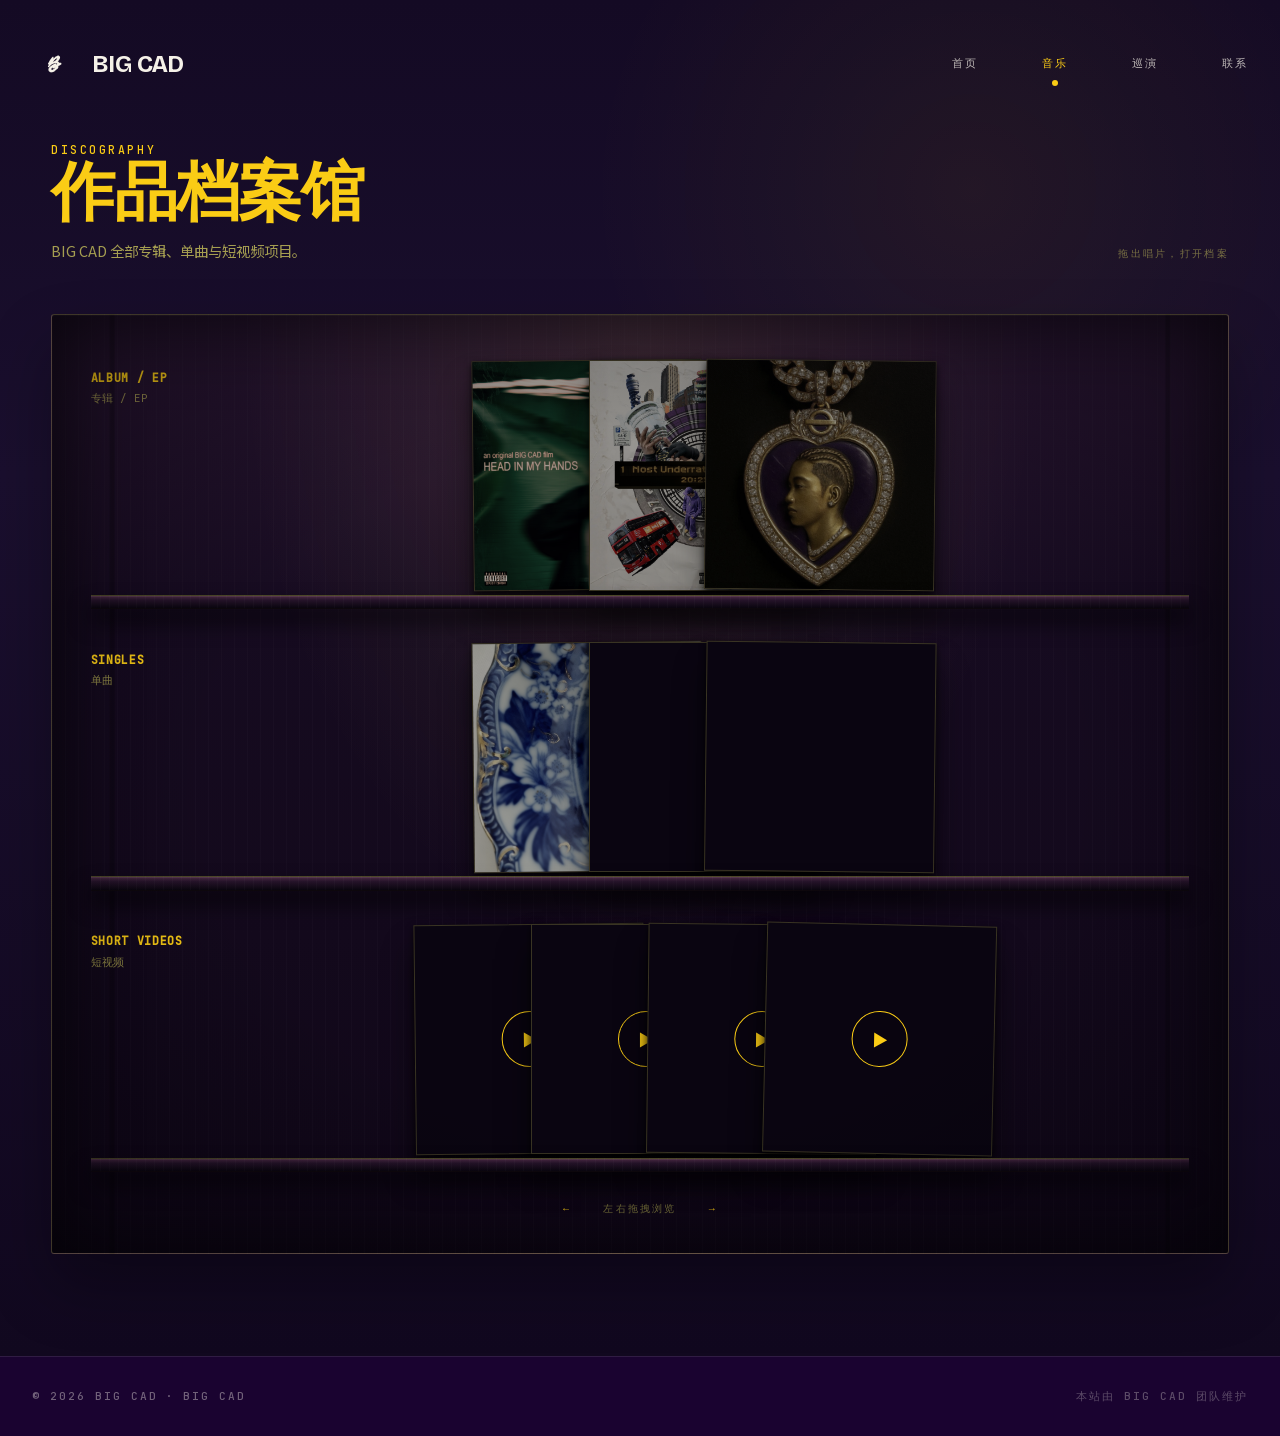
<file: music.html>
<!DOCTYPE html><html lang="zh-CN" data-scroll-behavior="smooth" class="bricolage_grotesque_9d91b8bf-module__4pkBmW__variable noto_sans_sc_bd05197f-module__vKb3ma__variable jetbrains_mono_b21e0c4d-module__h-RYBW__variable courier_prime_4758862e-module__zIslsq__variable bebas_neue_104405db-module__X2z_ea__variable antialiased"><head><meta charSet="utf-8"/><meta name="viewport" content="width=device-width, initial-scale=1"/><link rel="preload" href="/_next/static/media/017d9bea37084d9b-s.p.41rroleoq1br7.woff2" as="font" crossorigin="" type="font/woff2"/><link rel="preload" href="/_next/static/media/051742360c26797e-s.p.1bkzbscqrt8rl.woff2" as="font" crossorigin="" type="font/woff2"/><link rel="preload" href="/_next/static/media/5f440d3eea613716-s.p.1xmps1tcyqv34.woff2" as="font" crossorigin="" type="font/woff2"/><link rel="preload" href="/_next/static/media/87d3ffffac5dafea-s.p.3a10o7es2neby.woff2" as="font" crossorigin="" type="font/woff2"/><link rel="preload" href="/_next/static/media/fabcf92ba1ccea36-s.p.1w_qz2ahumqmz.woff2" as="font" crossorigin="" type="font/woff2"/><link rel="preload" href="/_next/static/media/feb57b2dc8f29018-s.p.28uqmbric7ahc.woff2" as="font" crossorigin="" type="font/woff2"/><link rel="preload" as="image" href="/images/covers/head-in-my-hands.jpg"/><link rel="stylesheet" href="/_next/static/chunks/2zixr0xlnlq_z.css" data-precedence="next"/><link rel="stylesheet" href="/_next/static/chunks/1uz1fjmsu8f56.css" data-precedence="next"/><link rel="stylesheet" href="/_next/static/chunks/0wk0xv8gzf6x-.css" data-precedence="next"/><link rel="stylesheet" href="/_next/static/chunks/1zu_r0zm2e08k.css" data-precedence="next"/><link rel="preload" as="script" fetchPriority="low" href="/_next/static/chunks/0iq1i69206cyl.js"/><script src="/_next/static/chunks/1py1v_b8sxkpq.js" async=""></script><script src="/_next/static/chunks/3peubv2924kx4.js" async=""></script><script src="/_next/static/chunks/166zgv7tuj_pn.js" async=""></script><script src="/_next/static/chunks/turbopack-228b7rgcty3o6.js" async=""></script><script src="/_next/static/chunks/05-c3ty_6dwfk.js" async=""></script><script src="/_next/static/chunks/2ayhxe3lcpx7z.js" async=""></script><script src="/_next/static/chunks/14mrh2-p_w84d.js" async=""></script><script src="/_next/static/chunks/0eul860jk4czs.js" async=""></script><script src="/_next/static/chunks/0j3e7tb0osuuk.js" async=""></script><link rel="preload" href="/images/contact/crumple-frames/frame-00.webp" as="image" type="image/webp"/><meta name="next-size-adjust" content=""/><link rel="preload" as="image" href="/images/contact/crumple-frames/frame-00.webp" type="image/webp"/><meta name="theme-color" content="#1A0330"/><title>Music · BIG CAD</title><meta name="description" content="Albums, singles and short-form video projects from BIG CAD. Walk into the record shelf."/><meta name="keywords" content="BIG CAD,CN Grime,MOST UNDERRATED,新说唱 2025,Chinese rapper,UK rap,Sichuan rap"/><meta name="robots" content="index, follow"/><meta property="og:title" content="BIG CAD — CN Grime Pioneer"/><meta property="og:description" content="2025 新说唱欧洲赛区冠军。Sichuan grit meets London streets."/><meta property="og:url" content="https://big-cad-portfolio.vercel.app"/><meta property="og:site_name" content="BIG CAD"/><meta property="og:locale" content="zh_CN"/><meta property="og:image" content="https://big-cad-portfolio.vercel.app/og-image.jpg"/><meta property="og:image:width" content="1200"/><meta property="og:image:height" content="630"/><meta property="og:type" content="website"/><meta name="twitter:card" content="summary_large_image"/><meta name="twitter:title" content="BIG CAD — CN Grime Pioneer"/><meta name="twitter:description" content="2025 新说唱欧洲赛区冠军。Sichuan grit meets London streets."/><meta name="twitter:image" content="https://big-cad-portfolio.vercel.app/og-image.jpg"/><link rel="icon" href="/favicon.ico?favicon.2vob68tjqpejf.ico" sizes="256x256" type="image/x-icon"/><script src="/_next/static/chunks/0cz1d0mv5g_q7.js" noModule=""></script></head><body class="min-h-screen bg-brand-purple-dark text-brand-cream"><div hidden=""><!--$--><!--/$--></div><header class="fixed inset-x-0 top-0 z-50 transition-all duration-300 bg-transparent"><div class="container-x flex items-center justify-between h-32"><a aria-label="BIG CAD home" class="flex items-center gap-3" href="/"><div class="logo-motion-root logo-mark-static w-12 h-12 shrink-0" style="color:var(--color-brand-cream, #F5F1E8)" aria-hidden="true"><svg xmlns="http://www.w3.org/2000/svg" viewBox="0 0 2048 2048" preserveAspectRatio="xMidYMid meet"><defs><mask id="_R_5anpfdb_" maskUnits="userSpaceOnUse" x="0" y="0" width="2048" height="2048"><rect x="0" y="0" width="2048" height="2048" fill="black"></rect><path d="M 915.00,739.17 C 911.49,741.38 900.34,747.13 893.91,752.44 C 887.49,757.75 881.94,764.60 876.44,771.03 C 870.94,777.45 865.90,784.34 860.90,791.00 C 855.91,797.66 851.28,804.17 846.48,811.00 C 841.68,817.83 836.68,825.00 832.13,832.00 C 827.57,839.00 823.38,846.00 819.14,853.00 C 814.90,860.00 810.79,866.83 806.67,874.00 C 802.56,881.17 797.66,888.33 794.44,896.00 C 791.22,903.67 789.38,912.00 787.35,920.00 C 785.31,928.00 781.82,937.05 782.21,944.00 C 782.60,950.95 784.89,960.38 789.69,961.71 C 794.49,963.04 803.82,955.53 811.00,951.99 C 818.18,948.46 826.45,945.67 832.79,940.50 C 839.13,935.34 843.69,927.58 849.05,921.00 C 854.40,914.42 859.63,907.50 864.93,901.00 C 870.23,894.50 875.44,888.33 880.85,882.00 C 886.25,875.67 891.86,869.17 897.36,863.00 C 902.86,856.83 908.23,851.00 913.83,845.00 C 919.42,839.00 925.06,832.93 930.92,827.00 C 936.78,821.07 942.82,815.16 949.00,809.42 C 955.18,803.68 961.67,797.99 968.00,792.57 C 974.33,787.15 980.33,781.99 987.00,776.89 C 993.67,771.79 1001.00,766.48 1008.00,761.98 C 1015.00,757.49 1021.50,753.20 1029.00,749.93 C 1036.50,746.65 1045.00,744.41 1053.00,742.31 C 1061.00,740.20 1068.83,738.91 1077.00,737.30 C 1085.17,735.69 1094.47,731.39 1102.00,732.64 C 1109.53,733.89 1118.84,738.76 1122.20,744.82 C 1125.56,750.88 1123.02,760.97 1122.18,769.00 C 1121.34,777.03 1119.14,784.83 1117.17,793.00 C 1115.19,801.17 1113.73,810.33 1110.35,818.00 C 1106.97,825.67 1101.79,832.50 1096.91,839.00 C 1092.03,845.50 1086.74,851.09 1081.09,857.00 C 1075.44,862.91 1069.18,868.69 1063.00,874.46 C 1056.82,880.23 1050.02,885.86 1044.00,891.61 C 1037.98,897.35 1031.34,902.18 1026.88,908.91 C 1022.41,915.64 1016.87,925.13 1017.22,932.00 C 1017.56,938.87 1022.83,946.81 1028.96,950.11 C 1035.09,953.42 1045.83,950.61 1054.00,951.83 C 1062.17,953.04 1070.32,954.40 1078.00,957.40 C 1085.68,960.40 1093.62,964.55 1100.08,969.82 C 1106.54,975.09 1112.74,981.97 1116.75,989.00 C 1120.77,996.03 1122.97,1004.00 1124.19,1012.00 C 1125.40,1020.00 1125.98,1029.14 1124.05,1037.00 C 1122.11,1044.86 1117.75,1053.07 1112.58,1059.15 C 1107.40,1065.23 1099.93,1069.24 1093.00,1073.49 C 1086.07,1077.74 1078.34,1080.95 1071.00,1084.65 C 1063.66,1088.36 1056.26,1091.53 1048.93,1095.71 C 1041.61,1099.90 1034.54,1106.26 1027.05,1109.77 C 1019.56,1113.29 1012.01,1114.72 1004.00,1116.80 C 995.99,1118.89 986.83,1122.00 979.00,1122.27 C 971.17,1122.55 962.02,1122.76 957.02,1118.45 C 952.01,1114.15 954.49,1099.27 948.98,1096.47 C 943.48,1093.66 932.16,1099.84 924.00,1101.60 C 915.84,1103.37 908.00,1105.03 900.00,1107.05 C 892.00,1109.08 883.67,1110.44 876.00,1113.74 C 868.33,1117.04 861.02,1122.40 854.00,1126.83 C 846.98,1131.27 840.20,1135.12 833.88,1140.35 C 827.56,1145.59 821.94,1152.13 816.10,1158.23 C 810.26,1164.34 803.93,1170.37 798.82,1177.00 C 793.71,1183.63 788.95,1190.67 785.46,1198.00 C 781.96,1205.33 780.07,1213.00 777.87,1221.00 C 775.68,1229.00 773.43,1237.83 772.27,1246.00 C 771.10,1254.17 769.21,1262.15 770.87,1270.00 C 772.54,1277.85 777.06,1286.80 782.24,1293.08 C 787.43,1299.37 794.71,1304.43 802.00,1307.69 C 809.29,1310.94 817.83,1312.24 826.00,1312.64 C 834.17,1313.04 842.83,1311.07 851.00,1310.06 C 859.17,1309.06 866.83,1308.05 875.00,1306.58 C 883.17,1305.12 892.00,1303.75 900.00,1301.28 C 908.00,1298.82 915.50,1295.29 923.00,1291.78 C 930.50,1288.27 937.83,1284.52 945.00,1280.25 C 952.17,1275.97 959.17,1271.03 966.00,1266.14 C 972.83,1261.25 979.50,1256.17 986.00,1250.93 C 992.50,1245.69 998.83,1240.12 1005.00,1234.68 C 1011.17,1229.24 1016.83,1223.91 1023.00,1218.31 C 1029.17,1212.71 1035.67,1206.68 1042.00,1201.06 C 1048.33,1195.43 1054.67,1189.99 1061.00,1184.57 C 1067.33,1179.15 1076.83,1171.21 1080.00,1168.54 " fill="none" stroke="white" stroke-width="260" stroke-linecap="butt" stroke-linejoin="round" pathLength="1" stroke-dasharray="1 1" stroke-dashoffset="0"></path></mask></defs><g><path fill="currentColor" fill-rule="evenodd" mask="url(#_R_5anpfdb_)" d="M 1118.5 666.2 C 1129.2 666.5 1139 669.2 1148.4 673.6 C 1157.9 678.1 1167.6 684.7 1175.3 692.8 C 1182.9 701 1190.5 711.1 1194.2 722.6 C 1198 734.2 1200 747.6 1197.7 762.3 C 1195.5 776.9 1189.1 794.1 1180.7 810.5 C 1172.4 826.9 1158.6 845.8 1147.6 860.6 C 1136.6 875.5 1122.7 890 1114.6 899.6 C 1106.4 909.1 1100.6 914.5 1098.7 917.9 C 1096.9 921.3 1100.4 919.7 1103.6 920.2 C 1106.9 920.6 1113.6 918.9 1118.2 920.6 C 1122.8 922.2 1127 925.3 1131 930.3 C 1135 935.2 1135.4 943.8 1142.1 950.1 C 1148.7 956.3 1156 964.4 1170.9 967.8 C 1185.9 971.2 1208.6 971.8 1231.8 970.4 C 1255 969 1287.8 962.7 1310.2 959.6 C 1332.6 956.4 1354.2 952.1 1366.2 951.4 C 1378.3 950.6 1381.4 952.5 1382.3 955 C 1383.2 957.4 1375.4 962.4 1371.4 966 C 1367.4 969.5 1361.5 973.7 1358.4 976.3 C 1355.3 978.9 1353 981.1 1352.8 981.8 C 1352.5 982.4 1354.4 981.6 1356.9 980.3 C 1359.4 978.9 1364.8 975.2 1367.9 973.5 C 1371 971.8 1377.2 968.7 1375.6 970 C 1373.9 971.3 1369 974.8 1357.9 981.3 C 1346.8 987.9 1326.2 999.4 1308.8 1009.4 C 1291.4 1019.4 1268.1 1032.5 1253.5 1041.2 C 1238.8 1049.8 1229.9 1056 1220.9 1061.1 C 1211.8 1066.3 1208.3 1067.9 1199.1 1072.1 C 1189.9 1076.3 1177 1080.6 1165.6 1086.5 C 1154.2 1092.4 1138 1100.5 1130.8 1107.5 C 1123.5 1114.4 1122.7 1120.4 1122.1 1128.2 C 1121.5 1136.1 1128.5 1143.4 1127.3 1154.6 C 1126.1 1165.7 1122.5 1180.8 1115 1195 C 1107.5 1209.2 1091.3 1228.7 1082.1 1239.9 C 1073 1251.2 1063 1260.2 1059.9 1262.6 C 1056.9 1265.1 1060.8 1259.1 1063.9 1254.7 C 1067 1250.3 1076.7 1239.4 1078.6 1236.4 C 1080.5 1233.4 1081 1232.3 1075.2 1236.7 C 1069.3 1241.2 1056.4 1252.6 1043.7 1263.2 C 1031 1273.7 1011.4 1289.8 998.9 1300.1 C 986.3 1310.4 973.4 1320.5 968.5 1324.9 C 963.7 1329.3 965.6 1328.4 969.6 1326.5 C 973.7 1324.6 986.6 1316.7 992.9 1313.3 C 999.2 1309.9 1008.4 1305.1 1007.1 1306.3 C 1005.9 1307.5 998.3 1313.3 985.6 1320.5 C 972.9 1327.8 950.8 1340.7 930.7 1349.7 C 910.7 1358.8 886 1369.6 865.2 1374.8 C 844.3 1380 824 1382.9 805.6 1381.1 C 787.3 1379.4 769.8 1373.7 754.9 1364.4 C 740.1 1355.1 725.6 1341.2 716.4 1325.5 C 707.2 1309.7 700 1289.8 699.5 1270 C 699 1250.2 702.6 1228.2 713.5 1206.8 C 724.3 1185.4 742 1163 764.6 1141.7 C 787.2 1120.4 819.1 1097.9 849 1079 C 878.9 1060.2 916.4 1041 943.8 1028.6 C 971.3 1016.3 997.6 1007.5 1013.8 1004.8 C 1030 1002.1 1036.5 1006.8 1041.2 1012.2 C 1045.9 1017.5 1041.4 1029.9 1042 1036.9 C 1042.6 1043.9 1041.7 1052.5 1044.5 1054.3 C 1047.4 1056.1 1054.4 1052.9 1059 1047.7 C 1063.6 1042.5 1070.7 1031.3 1072 1023.1 C 1073.4 1014.9 1073.3 1004.5 1067.1 998.5 C 1060.9 992.6 1050.2 988.7 1035.1 987.4 C 1019.9 986.1 998.9 986.5 976.1 990.7 C 953.4 994.9 924.3 1001.6 898.4 1012.7 C 872.6 1023.9 844 1040.4 821.2 1057.6 C 798.4 1074.7 777.9 1098.9 761.7 1115.4 C 745.4 1131.9 734.3 1149 723.7 1156.8 C 713.2 1164.5 705.6 1165.2 698.3 1162 C 691.1 1158.8 684.7 1147.4 680.1 1137.6 C 675.5 1127.8 672.1 1114.2 670.8 1103.1 C 669.5 1091.9 670.9 1080.5 672.2 1070.7 C 673.5 1061 676.9 1051.5 678.6 1044.6 C 680.3 1037.8 681.6 1033.7 682.3 1029.5 C 682.9 1025.4 681.1 1025.5 682.5 1019.7 C 683.9 1014 684 1009.4 690.7 995 C 697.3 980.6 707.8 958.3 722.3 933.4 C 736.7 908.6 758.7 873.4 777.5 845.9 C 796.3 818.4 819.7 788 835.3 768.7 C 850.9 749.3 862.8 738 871.1 729.7 C 879.4 721.5 881.2 721.6 885 719.3 C 888.8 717 890.1 716.8 894.2 716 C 898.2 715.2 905.1 712.1 909.3 714.3 C 913.6 716.5 917.9 721.7 919.5 729.4 C 921.1 737 918.9 751 918.7 760.2 C 918.6 769.4 915.4 781.4 918.6 784.4 C 921.8 787.3 929.3 783.5 937.8 777.8 C 946.2 772.1 960.3 758.8 969.4 750.3 C 978.5 741.7 988 731.6 992.2 726.4 C 996.5 721.3 994.5 721.1 994.6 719.6 C 994.8 718 990.9 719.4 993.2 717.3 C 995.5 715.2 1000.2 711.9 1008.6 707.1 C 1017.1 702.2 1031.4 694 1043.9 688.2 C 1056.5 682.3 1071.6 675.5 1084 671.8 C 1096.4 668.2 1107.7 665.9 1118.5 666.2 Z M 864.9 1178 C 861.3 1178.5 854.9 1184.3 849.4 1191.7 C 843.8 1199.1 835.1 1212.4 831.5 1222.4 C 827.9 1232.4 825.2 1244.5 827.8 1251.7 C 830.5 1259 837.3 1265.1 847.6 1266 C 857.9 1266.9 873.8 1263.5 889.7 1257 C 905.6 1250.5 926.9 1237.7 942.8 1227.2 C 958.8 1216.6 977.2 1201.3 985.5 1193.6 C 993.9 1185.9 997 1180.8 993 1180.8 C 988.9 1180.8 974.4 1188.8 961.1 1193.7 C 947.9 1198.7 926.8 1208.4 913.5 1210.7 C 900.2 1213.1 888.5 1211.4 881.4 1207.7 C 874.3 1204 873.6 1193.4 870.8 1188.4 C 868.1 1183.5 868.4 1177.4 864.9 1178 Z M 1048.3 784.2 C 1037.4 790.4 1021.3 801.1 1003.5 815.8 C 985.8 830.6 958.8 854.8 941.9 872.8 C 924.9 890.9 905.5 914.7 901.9 924.1 C 898.4 933.6 906.6 935.8 920.4 929.4 C 934.1 923.1 963.5 902.6 984.3 886 C 1005 869.4 1030.2 845.2 1044.7 829.7 C 1059.1 814.1 1067 801.2 1071.1 792.8 C 1075.1 784.3 1072.8 780.5 1069 779.1 C 1065.2 777.6 1059.3 778.1 1048.3 784.2 Z M 715 1319 C 717.7 1323.7 723.3 1340.2 731 1347 C 738.7 1353.8 763.7 1364.7 761 1360 C 758.3 1355.3 722.7 1325.8 715 1319 C 707.3 1312.2 712.3 1314.3 715 1319 Z M 1349.7 958.8 C 1346.3 961.2 1335.1 969.7 1329.7 973.8 C 1324.4 977.9 1317.5 983.2 1317.6 983.3 C 1317.7 983.4 1324.7 978.2 1330.1 974.1 C 1335.5 970.1 1346.6 961.6 1349.9 959 C 1353.2 956.4 1353 956.3 1349.7 958.8 Z M 904 766 C 893.8 782.5 843 865 843 865 C 843 865 893.8 782.5 904 766 C 914.2 749.5 914.2 749.5 904 766 Z M 1040 1246 C 1030.8 1253.8 985 1293 985 1293 C 985 1293 1030.8 1253.8 1040 1246 C 1049.2 1238.2 1049.2 1238.2 1040 1246 Z M 1172 1059 C 1155.2 1068.5 1071 1116 1071 1116 C 1071 1116 1155.2 1068.5 1172 1059 C 1188.8 1049.5 1188.8 1049.5 1172 1059 Z M 817.4 1222.7 C 817.2 1225.6 816.6 1235.3 816.4 1239.9 C 816.2 1244.5 816.1 1250.4 816.2 1250.3 C 816.3 1250.2 816.8 1244.2 817.1 1239.6 C 817.4 1234.9 817.8 1225.3 817.8 1222.5 C 817.9 1219.7 817.6 1219.8 817.4 1222.7 Z M 953 837 C 944.5 846.2 902 892 902 892 C 902 892 944.5 846.2 953 837 C 961.5 827.8 961.5 827.8 953 837 Z M 872 1156 C 865.7 1161.7 834 1190 834 1190 C 834 1190 865.7 1161.7 872 1156 C 878.3 1150.3 878.3 1150.3 872 1156 Z M 939 1191 C 930.2 1195.8 886 1220 886 1220 C 886 1220 930.2 1195.8 939 1191 C 947.8 1186.2 947.8 1186.2 939 1191 Z M 1255 1015 C 1246.8 1019.5 1206 1042 1206 1042 C 1206 1042 1246.8 1019.5 1255 1015 C 1263.2 1010.5 1263.2 1010.5 1255 1015 Z M 893 1270 C 882.8 1270.8 836.5 1273.5 832 1275 C 827.5 1276.5 855.8 1279.8 866 1279 C 876.2 1278.2 888.5 1271.5 893 1270 C 897.5 1268.5 903.2 1269.2 893 1270 Z M 882 846 C 877 852 852 882 852 882 C 852 882 877 852 882 846 C 887 840 887 840 882 846 Z M 983 1293 C 977.3 1296.8 949 1316 949 1316 C 949 1316 977.3 1296.8 983 1293 C 988.7 1289.2 988.7 1289.2 983 1293 Z M 776 1067 C 773.2 1072.2 759 1098 759 1098 C 759 1098 773.2 1072.2 776 1067 C 778.8 1061.8 778.8 1061.8 776 1067 Z M 896.9 736.6 C 894.1 738.3 884.3 744.5 879.3 747.7 C 874.4 750.8 867.7 755.3 867.4 755.6 C 867.1 755.9 872.8 752.4 877.6 749.4 C 882.3 746.5 892.6 739.9 895.8 737.7 C 899 735.6 899.6 735 896.9 736.6 Z M 846 888 C 841.8 893.7 821 922 821 922 C 821 922 841.8 893.7 846 888 C 850.2 882.3 850.2 882.3 846 888 Z M 969 1224 C 964.5 1227.7 942 1246 942 1246 C 942 1246 964.5 1227.7 969 1224 C 973.5 1220.3 973.5 1220.3 969 1224 Z M 921 736 C 918.5 740.8 906 765 906 765 C 918.5 740.8 918.5 740.8 921 736 C 923.5 731.2 923.5 731.2 921 736 Z M 991 802 C 985.3 807.3 957 834 957 834 C 957 834 985.3 807.3 991 802 C 996.7 796.7 996.7 796.7 991 802 Z M 1105 1175 C 1101.2 1179.8 1082 1204 1082 1204 C 1082 1204 1101.2 1179.8 1105 1175 C 1108.8 1170.2 1108.8 1170.2 1105 1175 Z M 945 1036 C 937.3 1039.8 899 1059 899 1059 C 899 1059 937.3 1039.8 945 1036 C 952.7 1032.2 952.7 1032.2 945 1036 Z"></path></g></svg></div><span class="headline text-brand-cream text-2xl tracking-wide">BIG CAD</span></a><nav class="flex items-center gap-0 sm:gap-16"><a class="mono-label relative flex min-h-11 min-w-12 items-center justify-center px-2 py-2 text-lg tracking-wider transition-colors sm:min-w-0 sm:px-0 sm:text-xl text-brand-cream/75 hover:text-brand-cream" href="/">首页<span aria-hidden="true" class="absolute bottom-0 left-1/2 size-1.5 -translate-x-1/2 rounded-full bg-brand-yellow transition-[opacity,transform] duration-200 scale-0 opacity-0"></span></a><a aria-current="page" class="mono-label relative flex min-h-11 min-w-12 items-center justify-center px-2 py-2 text-lg tracking-wider transition-colors sm:min-w-0 sm:px-0 sm:text-xl text-brand-yellow" href="/music">音乐<span aria-hidden="true" class="absolute bottom-0 left-1/2 size-1.5 -translate-x-1/2 rounded-full bg-brand-yellow transition-[opacity,transform] duration-200 scale-100 opacity-100"></span></a><a class="mono-label relative flex min-h-11 min-w-12 items-center justify-center px-2 py-2 text-lg tracking-wider transition-colors sm:min-w-0 sm:px-0 sm:text-xl text-brand-cream/75 hover:text-brand-cream" href="/tour">巡演<span aria-hidden="true" class="absolute bottom-0 left-1/2 size-1.5 -translate-x-1/2 rounded-full bg-brand-yellow transition-[opacity,transform] duration-200 scale-0 opacity-0"></span></a><button type="button" aria-pressed="false" class="mono-label relative flex min-h-11 min-w-12 items-center justify-center px-2 py-2 text-lg tracking-wider transition-colors sm:min-w-0 sm:px-0 sm:text-xl cursor-pointer text-brand-cream/75 hover:text-brand-yellow">联系<span aria-hidden="true" class="absolute bottom-0 left-1/2 size-1.5 -translate-x-1/2 rounded-full bg-brand-yellow transition-[opacity,transform] duration-200 scale-0 opacity-0"></span></button></nav></div></header><main class="bg-[#1A0F2E]"><section class="RecordCabinet-module__ploc3q__experience" aria-labelledby="discography-title"><header class="RecordCabinet-module__ploc3q__intro"><div><p class="RecordCabinet-module__ploc3q__kicker">DISCOGRAPHY</p><h1 id="discography-title" class="bilingual bilingual--tooltip " tabindex="0" aria-describedby="_R_29inpfdb_"><span class="bilingual-zh">作品档案馆</span><span id="_R_29inpfdb_" role="tooltip" aria-label="THE RECORD ARCHIVE" class="bilingual-en bilingual-en--bottom" style="max-width:22rem"><span class="bilingual-en__inner">THE RECORD ARCHIVE</span></span></h1><p class="bilingual bilingual--tooltip RecordCabinet-module__ploc3q__introCopy" tabindex="0" aria-describedby="_R_39inpfdb_"><span class="bilingual-zh">BIG CAD 全部专辑、单曲与短视频项目。</span><span id="_R_39inpfdb_" role="tooltip" aria-label="Albums, singles and short-form video projects from BIG CAD." class="bilingual-en bilingual-en--bottom" style="max-width:22rem"><span class="bilingual-en__inner">Albums, singles and short-form video projects from BIG CAD.</span></span></p></div><p class="bilingual bilingual--tooltip RecordCabinet-module__ploc3q__instruction" tabindex="0" aria-describedby="_R_hinpfdb_"><span class="bilingual-zh">拖出唱片，打开档案</span><span id="_R_hinpfdb_" role="tooltip" aria-label="DRAG TO EXPLORE" class="bilingual-en bilingual-en--bottom" style="max-width:22rem"><span class="bilingual-en__inner">DRAG TO EXPLORE</span></span></p></header><div class="RecordCabinet-module__ploc3q__desktopCabinet" aria-hidden="false"><section class="RecordCabinet-module__ploc3q__row" aria-labelledby="albums-label"><div class="RecordCabinet-module__ploc3q__rowLabel" id="albums-label"><strong>ALBUM / EP</strong><span>专辑 / EP</span></div><div class="RecordCabinet-module__ploc3q__records"><button type="button" class="RecordCabinet-module__ploc3q__record" style="--record-index:0" aria-label="抽取 Head In My Hands"><span class="RecordCabinet-module__ploc3q__disc" aria-hidden="true"></span><img alt="" loading="lazy" decoding="async" data-nimg="fill" style="position:absolute;height:100%;width:100%;left:0;top:0;right:0;bottom:0;color:transparent" src="/images/covers/head-in-my-hands.jpg"/><span class="RecordCabinet-module__ploc3q__recordCaption"><strong>Head In My Hands</strong><small>ALBUM<!-- --> · <!-- -->2026</small></span></button><button type="button" class="RecordCabinet-module__ploc3q__record" style="--record-index:1" aria-label="抽取 MOST UNDERRATED"><span class="RecordCabinet-module__ploc3q__disc" aria-hidden="true"></span><img alt="" loading="lazy" decoding="async" data-nimg="fill" style="position:absolute;height:100%;width:100%;left:0;top:0;right:0;bottom:0;color:transparent" src="/images/covers/most-underrated.jpg"/><span class="RecordCabinet-module__ploc3q__recordCaption"><strong>MOST UNDERRATED</strong><small>ALBUM<!-- --> · <!-- -->2025</small></span></button><button type="button" class="RecordCabinet-module__ploc3q__record" style="--record-index:2" aria-label="抽取 Play This When U Got $um To Say"><span class="RecordCabinet-module__ploc3q__disc" aria-hidden="true"></span><img alt="" loading="lazy" decoding="async" data-nimg="fill" style="position:absolute;height:100%;width:100%;left:0;top:0;right:0;bottom:0;color:transparent" src="/images/covers/play-this.jpg"/><span class="RecordCabinet-module__ploc3q__recordCaption"><strong>Play This When U Got $um To Say</strong><small>EP<!-- --> · <!-- -->2025</small></span></button></div><div class="RecordCabinet-module__ploc3q__shelf" aria-hidden="true"></div></section><section class="RecordCabinet-module__ploc3q__row" aria-labelledby="singles-label"><div class="RecordCabinet-module__ploc3q__rowLabel" id="singles-label"><strong>SINGLES</strong><span>单曲</span></div><div class="RecordCabinet-module__ploc3q__records"><button type="button" class="RecordCabinet-module__ploc3q__record" style="--record-index:0" aria-label="抽取 FINE CHINA"><span class="RecordCabinet-module__ploc3q__disc" aria-hidden="true"></span><img alt="" loading="lazy" decoding="async" data-nimg="fill" style="position:absolute;height:100%;width:100%;left:0;top:0;right:0;bottom:0;color:transparent" src="/images/covers/fine-china.png"/><span class="RecordCabinet-module__ploc3q__recordCaption"><strong>FINE CHINA</strong><small>SINGLE<!-- --> · <!-- -->2026</small></span></button><button type="button" class="RecordCabinet-module__ploc3q__record" style="--record-index:1" aria-label="抽取 Black Crocs"><span class="RecordCabinet-module__ploc3q__disc" aria-hidden="true"></span><img alt="" loading="lazy" decoding="async" data-nimg="fill" style="position:absolute;height:100%;width:100%;left:0;top:0;right:0;bottom:0;color:transparent" src="/images/covers/black-crocs.jpg"/><span class="RecordCabinet-module__ploc3q__recordCaption"><strong>Black Crocs</strong><small>SINGLE<!-- --> · <!-- -->2025</small></span></button><button type="button" class="RecordCabinet-module__ploc3q__record" style="--record-index:2" aria-label="抽取 SPOTLIGHT"><span class="RecordCabinet-module__ploc3q__disc" aria-hidden="true"></span><img alt="" loading="lazy" decoding="async" data-nimg="fill" style="position:absolute;height:100%;width:100%;left:0;top:0;right:0;bottom:0;color:transparent" src="/images/covers/spotlight.jpg"/><span class="RecordCabinet-module__ploc3q__recordCaption"><strong>SPOTLIGHT</strong><small>SINGLE<!-- --> · <!-- -->2025</small></span></button></div><div class="RecordCabinet-module__ploc3q__shelf" aria-hidden="true"></div></section><section class="RecordCabinet-module__ploc3q__row" aria-labelledby="videos-label"><div class="RecordCabinet-module__ploc3q__rowLabel" id="videos-label"><strong>SHORT VIDEOS</strong><span>短视频</span></div><div class="RecordCabinet-module__ploc3q__records"><button type="button" class="RecordCabinet-module__ploc3q__record" style="--record-index:0" aria-label="抽取 DEADMAN Remix · 蔡徐坤 Cover"><span class="RecordCabinet-module__ploc3q__disc" aria-hidden="true"></span><img alt="" loading="lazy" decoding="async" data-nimg="fill" style="position:absolute;height:100%;width:100%;left:0;top:0;right:0;bottom:0;color:transparent" src="/images/shorts/deadman.jpg"/><span class="RecordCabinet-module__ploc3q__recordCaption"><strong>DEADMAN Remix · 蔡徐坤 Cover</strong><small>VIDEO<!-- --> · <!-- -->2025</small></span><span class="RecordCabinet-module__ploc3q__play" aria-hidden="true">▶</span></button><button type="button" class="RecordCabinet-module__ploc3q__record" style="--record-index:1" aria-label="抽取 Black Crocs (DJ AG Live) · London"><span class="RecordCabinet-module__ploc3q__disc" aria-hidden="true"></span><img alt="" loading="lazy" decoding="async" data-nimg="fill" style="position:absolute;height:100%;width:100%;left:0;top:0;right:0;bottom:0;color:transparent" src="/images/portraits/p4.jpg"/><span class="RecordCabinet-module__ploc3q__recordCaption"><strong>Black Crocs (DJ AG Live) · London</strong><small>VIDEO<!-- --> · <!-- -->2025</small></span><span class="RecordCabinet-module__ploc3q__play" aria-hidden="true">▶</span></button><button type="button" class="RecordCabinet-module__ploc3q__record" style="--record-index:2" aria-label="抽取 Soulsense TWH Freestyle “I Spy”"><span class="RecordCabinet-module__ploc3q__disc" aria-hidden="true"></span><img alt="" loading="lazy" decoding="async" data-nimg="fill" style="position:absolute;height:100%;width:100%;left:0;top:0;right:0;bottom:0;color:transparent" src="/images/portraits/p3.jpg"/><span class="RecordCabinet-module__ploc3q__recordCaption"><strong>Soulsense TWH Freestyle “I Spy”</strong><small>VIDEO<!-- --> · <!-- -->2025</small></span><span class="RecordCabinet-module__ploc3q__play" aria-hidden="true">▶</span></button><button type="button" class="RecordCabinet-module__ploc3q__record" style="--record-index:3" aria-label="抽取 FINE CHINA · Visualizer"><span class="RecordCabinet-module__ploc3q__disc" aria-hidden="true"></span><img alt="" loading="lazy" decoding="async" data-nimg="fill" style="position:absolute;height:100%;width:100%;left:0;top:0;right:0;bottom:0;color:transparent" src="/images/shorts/fine-china-visualizer.jpg"/><span class="RecordCabinet-module__ploc3q__recordCaption"><strong>FINE CHINA · Visualizer</strong><small>VIDEO<!-- --> · <!-- -->2026</small></span><span class="RecordCabinet-module__ploc3q__play" aria-hidden="true">▶</span></button></div><div class="RecordCabinet-module__ploc3q__shelf" aria-hidden="true"></div></section><div class="RecordCabinet-module__ploc3q__dragHint"><span>←</span> 左右拖拽浏览 <span>→</span></div></div><div class="RecordCabinet-module__ploc3q__mobileCabinet" aria-hidden="false"><div class="RecordCabinet-module__ploc3q__mobileTabs" role="tablist" aria-label="作品类型"><button type="button" role="tab" aria-selected="true">ALBUM / EP</button><button type="button" role="tab" aria-selected="false">SINGLES</button><button type="button" role="tab" aria-selected="false">SHORT VIDEOS</button></div><div class="RecordCabinet-module__ploc3q__mobileStack"><button type="button" class="RecordCabinet-module__ploc3q__mobileRecord" aria-label="打开 Head In My Hands"><img alt="Head In My Hands 封面" decoding="async" data-nimg="fill" style="position:absolute;height:100%;width:100%;left:0;top:0;right:0;bottom:0;color:transparent" src="/images/covers/head-in-my-hands.jpg"/></button></div><div class="RecordCabinet-module__ploc3q__mobileMeta"><div><p>ALBUM<!-- --> · <!-- -->2026</p><h2>Head In My Hands</h2></div><div class="RecordCabinet-module__ploc3q__mobileArrows"><button type="button" aria-label="上一项">←</button><span>1<!-- --> / <!-- -->3</span><button type="button" aria-label="下一项">→</button></div></div></div></section></main><footer class="border-t border-brand-cream/10"><div class="container-x py-8 flex flex-col sm:flex-row sm:items-center sm:justify-between gap-3"><div class="mono-label text-xs text-brand-cream/40">© 2026 BIG CAD<span class="mx-2">·</span><span>BIG CAD</span></div><div class="mono-label text-xs text-brand-cream/30">本站由 BIG CAD 团队维护</div></div></footer><!--$--><!--/$--><script src="/_next/static/chunks/0iq1i69206cyl.js" id="_R_" async=""></script><script>(self.__next_f=self.__next_f||[]).push([0])</script><script>self.__next_f.push([1,"1:\"$Sreact.fragment\"\n2:I[87435,[\"/_next/static/chunks/05-c3ty_6dwfk.js\",\"/_next/static/chunks/2ayhxe3lcpx7z.js\",\"/_next/static/chunks/14mrh2-p_w84d.js\"],\"ContactModalProvider\"]\n3:I[39756,[\"/_next/static/chunks/05-c3ty_6dwfk.js\",\"/_next/static/chunks/2ayhxe3lcpx7z.js\",\"/_next/static/chunks/14mrh2-p_w84d.js\"],\"default\"]\n4:I[37457,[\"/_next/static/chunks/05-c3ty_6dwfk.js\",\"/_next/static/chunks/2ayhxe3lcpx7z.js\",\"/_next/static/chunks/14mrh2-p_w84d.js\"],\"default\"]\n5:I[29391,[\"/_next/static/chunks/05-c3ty_6dwfk.js\",\"/_next/static/chunks/2ayhxe3lcpx7z.js\",\"/_next/static/chunks/14mrh2-p_w84d.js\",\"/_next/static/chunks/0eul860jk4czs.js\",\"/_next/static/chunks/0j3e7tb0osuuk.js\"],\"TopNav\"]\n6:I[77680,[\"/_next/static/chunks/05-c3ty_6dwfk.js\",\"/_next/static/chunks/2ayhxe3lcpx7z.js\",\"/_next/static/chunks/14mrh2-p_w84d.js\",\"/_next/static/chunks/0eul860jk4czs.js\",\"/_next/static/chunks/0j3e7tb0osuuk.js\"],\"RecordCabinet\"]\n7:I[97367,[\"/_next/static/chunks/05-c3ty_6dwfk.js\",\"/_next/static/chunks/2ayhxe3lcpx7z.js\",\"/_next/static/chunks/14mrh2-p_w84d.js\"],\"OutletBoundary\"]\n8:\"$Sreact.suspense\"\nb:I[97367,[\"/_next/static/chunks/05-c3ty_6dwfk.js\",\"/_next/static/chunks/2ayhxe3lcpx7z.js\",\"/_next/static/chunks/14mrh2-p_w84d.js\"],\"ViewportBoundary\"]\nd:I[97367,[\"/_next/static/chunks/05-c3ty_6dwfk.js\",\"/_next/static/chunks/2ayhxe3lcpx7z.js\",\"/_next/static/chunks/14mrh2-p_w84d.js\"],\"MetadataBoundary\"]\nf:I[68027,[\"/_next/static/chunks/05-c3ty_6dwfk.js\",\"/_next/static/chunks/2ayhxe3lcpx7z.js\",\"/_next/static/chunks/14mrh2-p_w84d.js\"],\"default\",1]\n:HL[\"/_next/static/chunks/2zixr0xlnlq_z.css\",\"style\"]\n:HL[\"/_next/static/chunks/1uz1fjmsu8f56.css\",\"style\"]\n:HL[\"/_next/static/chunks/0wk0xv8gzf6x-.css\",\"style\"]\n:HL[\"/_next/static/media/017d9bea37084d9b-s.p.41rroleoq1br7.woff2\",\"font\",{\"crossOrigin\":\"\",\"type\":\"font/woff2\"}]\n:HL[\"/_next/static/media/051742360c26797e-s.p.1bkzbscqrt8rl.woff2\",\"font\",{\"crossOrigin\":\"\",\"type\":\"font/woff2\"}]\n:HL[\"/_next/static/media/5f440d3eea613716-s.p.1xmps1tcyqv34.woff2\",\"font\",{\"crossOrigin\":\"\",\"type\":\"font/woff2\"}]\n:HL[\"/_next/static/media/87d3ffffac5dafea-s.p.3a10o7es2neby.woff2\",\"font\",{\"crossOrigin\":\"\",\"type\":\"font/woff2\"}]\n:HL[\"/_next/static/media/fabcf92ba1ccea36-s.p.1w_qz2ahumqmz.woff2\",\"font\",{\"crossOrigin\":\"\",\"type\":\"font/woff2\"}]\n:HL[\"/_next/static/media/feb57b2dc8f29018-s.p.28uqmbric7ahc.woff2\",\"font\",{\"crossOrigin\":\"\",\"type\":\"font/woff2\"}]\n:HL[\"/_next/static/chunks/1zu_r0zm2e08k.css\",\"style\"]\n:HL[\"/images/contact/crumple-frames/frame-00.webp\",\"image\",{\"type\":\"image/webp\"}]\n"])</script><script>self.__next_f.push([1,"0:{\"P\":null,\"c\":[\"\",\"music\"],\"q\":\"\",\"i\":false,\"f\":[[[\"\",{\"children\":[\"music\",{\"children\":[\"__PAGE__\",{}]}]},\"$undefined\",\"$undefined\",16],[[\"$\",\"$1\",\"c\",{\"children\":[[[\"$\",\"link\",\"0\",{\"rel\":\"stylesheet\",\"href\":\"/_next/static/chunks/2zixr0xlnlq_z.css\",\"precedence\":\"next\",\"crossOrigin\":\"$undefined\",\"nonce\":\"$undefined\"}],[\"$\",\"link\",\"1\",{\"rel\":\"stylesheet\",\"href\":\"/_next/static/chunks/1uz1fjmsu8f56.css\",\"precedence\":\"next\",\"crossOrigin\":\"$undefined\",\"nonce\":\"$undefined\"}],[\"$\",\"link\",\"2\",{\"rel\":\"stylesheet\",\"href\":\"/_next/static/chunks/0wk0xv8gzf6x-.css\",\"precedence\":\"next\",\"crossOrigin\":\"$undefined\",\"nonce\":\"$undefined\"}],[\"$\",\"script\",\"script-0\",{\"src\":\"/_next/static/chunks/05-c3ty_6dwfk.js\",\"async\":true,\"nonce\":\"$undefined\"}],[\"$\",\"script\",\"script-1\",{\"src\":\"/_next/static/chunks/2ayhxe3lcpx7z.js\",\"async\":true,\"nonce\":\"$undefined\"}],[\"$\",\"script\",\"script-2\",{\"src\":\"/_next/static/chunks/14mrh2-p_w84d.js\",\"async\":true,\"nonce\":\"$undefined\"}]],[\"$\",\"html\",null,{\"lang\":\"zh-CN\",\"data-scroll-behavior\":\"smooth\",\"className\":\"bricolage_grotesque_9d91b8bf-module__4pkBmW__variable noto_sans_sc_bd05197f-module__vKb3ma__variable jetbrains_mono_b21e0c4d-module__h-RYBW__variable courier_prime_4758862e-module__zIslsq__variable bebas_neue_104405db-module__X2z_ea__variable antialiased\",\"children\":[[\"$\",\"head\",null,{\"children\":[\"$\",\"link\",null,{\"rel\":\"preload\",\"as\":\"image\",\"href\":\"/images/contact/crumple-frames/frame-00.webp\",\"type\":\"image/webp\"}]}],[\"$\",\"body\",null,{\"className\":\"min-h-screen bg-brand-purple-dark text-brand-cream\",\"children\":[\"$\",\"$L2\",null,{\"children\":[\"$\",\"$L3\",null,{\"parallelRouterKey\":\"children\",\"error\":\"$undefined\",\"errorStyles\":\"$undefined\",\"errorScripts\":\"$undefined\",\"template\":[\"$\",\"$L4\",null,{}],\"templateStyles\":\"$undefined\",\"templateScripts\":\"$undefined\",\"notFound\":[[[\"$\",\"title\",null,{\"children\":\"404: This page could not be found.\"}],[\"$\",\"div\",null,{\"style\":{\"fontFamily\":\"system-ui,\\\"Segoe UI\\\",Roboto,Helvetica,Arial,sans-serif,\\\"Apple Color Emoji\\\",\\\"Segoe UI Emoji\\\"\",\"height\":\"100vh\",\"textAlign\":\"center\",\"display\":\"flex\",\"flexDirection\":\"column\",\"alignItems\":\"center\",\"justifyContent\":\"center\"},\"children\":[\"$\",\"div\",null,{\"children\":[[\"$\",\"style\",null,{\"dangerouslySetInnerHTML\":{\"__html\":\"body{color:#000;background:#fff;margin:0}.next-error-h1{border-right:1px solid rgba(0,0,0,.3)}@media (prefers-color-scheme:dark){body{color:#fff;background:#000}.next-error-h1{border-right:1px solid rgba(255,255,255,.3)}}\"}}],[\"$\",\"h1\",null,{\"className\":\"next-error-h1\",\"style\":{\"display\":\"inline-block\",\"margin\":\"0 20px 0 0\",\"padding\":\"0 23px 0 0\",\"fontSize\":24,\"fontWeight\":500,\"verticalAlign\":\"top\",\"lineHeight\":\"49px\"},\"children\":404}],[\"$\",\"div\",null,{\"style\":{\"display\":\"inline-block\"},\"children\":[\"$\",\"h2\",null,{\"style\":{\"fontSize\":14,\"fontWeight\":400,\"lineHeight\":\"49px\",\"margin\":0},\"children\":\"This page could not be found.\"}]}]]}]}]],[]],\"forbidden\":\"$undefined\",\"unauthorized\":\"$undefined\"}]}]}]]}]]}],{\"children\":[[\"$\",\"$1\",\"c\",{\"children\":[null,[\"$\",\"$L3\",null,{\"parallelRouterKey\":\"children\",\"error\":\"$undefined\",\"errorStyles\":\"$undefined\",\"errorScripts\":\"$undefined\",\"template\":[\"$\",\"$L4\",null,{}],\"templateStyles\":\"$undefined\",\"templateScripts\":\"$undefined\",\"notFound\":\"$undefined\",\"forbidden\":\"$undefined\",\"unauthorized\":\"$undefined\"}]]}],{\"children\":[[\"$\",\"$1\",\"c\",{\"children\":[[[\"$\",\"$L5\",null,{}],[\"$\",\"main\",null,{\"className\":\"bg-[#1A0F2E]\",\"children\":[\"$\",\"$L6\",null,{}]}],[\"$\",\"footer\",null,{\"className\":\"border-t border-brand-cream/10\",\"children\":[\"$\",\"div\",null,{\"className\":\"container-x py-8 flex flex-col sm:flex-row sm:items-center sm:justify-between gap-3\",\"children\":[[\"$\",\"div\",null,{\"className\":\"mono-label text-xs text-brand-cream/40\",\"children\":[\"© 2026 BIG CAD\",[\"$\",\"span\",null,{\"className\":\"mx-2\",\"children\":\"·\"}],[\"$\",\"span\",null,{\"children\":\"BIG CAD\"}]]}],[\"$\",\"div\",null,{\"className\":\"mono-label text-xs text-brand-cream/30\",\"children\":\"本站由 BIG CAD 团队维护\"}]]}]}]],[[\"$\",\"link\",\"0\",{\"rel\":\"stylesheet\",\"href\":\"/_next/static/chunks/1zu_r0zm2e08k.css\",\"precedence\":\"next\",\"crossOrigin\":\"$undefined\",\"nonce\":\"$undefined\"}],[\"$\",\"script\",\"script-0\",{\"src\":\"/_next/static/chunks/0eul860jk4czs.js\",\"async\":true,\"nonce\":\"$undefined\"}],[\"$\",\"script\",\"script-1\",{\"src\":\"/_next/static/chunks/0j3e7tb0osuuk.js\",\"async\":true,\"nonce\":\"$undefined\"}]],[\"$\",\"$L7\",null,{\"children\":[\"$\",\"$8\",null,{\"name\":\"Next.MetadataOutlet\",\"children\":\"$@9\"}]}]]}],{},null,false,null]},null,false,\"$@a\"]},null,false,null],[\"$\",\"$1\",\"h\",{\"children\":[null,[\"$\",\"$Lb\",null,{\"children\":\"$Lc\"}],[\"$\",\"div\",null,{\"hidden\":true,\"children\":[\"$\",\"$Ld\",null,{\"children\":[\"$\",\"$8\",null,{\"name\":\"Next.Metadata\",\"children\":\"$Le\"}]}]}],[\"$\",\"meta\",null,{\"name\":\"next-size-adjust\",\"content\":\"\"}]]}],false]],\"m\":\"$undefined\",\"G\":[\"$f\",[[\"$\",\"link\",\"0\",{\"rel\":\"stylesheet\",\"href\":\"/_next/static/chunks/2zixr0xlnlq_z.css\",\"precedence\":\"next\",\"crossOrigin\":\"$undefined\",\"nonce\":\"$undefined\"}],[\"$\",\"link\",\"1\",{\"rel\":\"stylesheet\",\"href\":\"/_next/static/chunks/1uz1fjmsu8f56.css\",\"precedence\":\"next\",\"crossOrigin\":\"$undefined\",\"nonce\":\"$undefined\"}],\"$L10\"]],\"S\":true,\"h\":null,\"s\":\"$undefined\",\"l\":\"$undefined\",\"p\":\"$undefined\",\"d\":\"$undefined\",\"b\":\"erkGwUe0m34XhHYHmUPeb\"}\n"])</script><script>self.__next_f.push([1,"11:[]\na:\"$W11\"\n10:[\"$\",\"link\",\"2\",{\"rel\":\"stylesheet\",\"href\":\"/_next/static/chunks/0wk0xv8gzf6x-.css\",\"precedence\":\"next\",\"crossOrigin\":\"$undefined\",\"nonce\":\"$undefined\"}]\n"])</script><script>self.__next_f.push([1,"c:[[\"$\",\"meta\",\"0\",{\"charSet\":\"utf-8\"}],[\"$\",\"meta\",\"1\",{\"name\":\"viewport\",\"content\":\"width=device-width, initial-scale=1\"}],[\"$\",\"meta\",\"2\",{\"name\":\"theme-color\",\"content\":\"#1A0330\"}]]\n"])</script><script>self.__next_f.push([1,"12:I[27201,[\"/_next/static/chunks/05-c3ty_6dwfk.js\",\"/_next/static/chunks/2ayhxe3lcpx7z.js\",\"/_next/static/chunks/14mrh2-p_w84d.js\"],\"IconMark\"]\n9:null\n"])</script><script>self.__next_f.push([1,"e:[[\"$\",\"title\",\"0\",{\"children\":\"Music · BIG CAD\"}],[\"$\",\"meta\",\"1\",{\"name\":\"description\",\"content\":\"Albums, singles and short-form video projects from BIG CAD. Walk into the record shelf.\"}],[\"$\",\"meta\",\"2\",{\"name\":\"keywords\",\"content\":\"BIG CAD,CN Grime,MOST UNDERRATED,新说唱 2025,Chinese rapper,UK rap,Sichuan rap\"}],[\"$\",\"meta\",\"3\",{\"name\":\"robots\",\"content\":\"index, follow\"}],[\"$\",\"meta\",\"4\",{\"property\":\"og:title\",\"content\":\"BIG CAD — CN Grime Pioneer\"}],[\"$\",\"meta\",\"5\",{\"property\":\"og:description\",\"content\":\"2025 新说唱欧洲赛区冠军。Sichuan grit meets London streets.\"}],[\"$\",\"meta\",\"6\",{\"property\":\"og:url\",\"content\":\"https://big-cad-portfolio.vercel.app\"}],[\"$\",\"meta\",\"7\",{\"property\":\"og:site_name\",\"content\":\"BIG CAD\"}],[\"$\",\"meta\",\"8\",{\"property\":\"og:locale\",\"content\":\"zh_CN\"}],[\"$\",\"meta\",\"9\",{\"property\":\"og:image\",\"content\":\"https://big-cad-portfolio.vercel.app/og-image.jpg\"}],[\"$\",\"meta\",\"10\",{\"property\":\"og:image:width\",\"content\":\"1200\"}],[\"$\",\"meta\",\"11\",{\"property\":\"og:image:height\",\"content\":\"630\"}],[\"$\",\"meta\",\"12\",{\"property\":\"og:type\",\"content\":\"website\"}],[\"$\",\"meta\",\"13\",{\"name\":\"twitter:card\",\"content\":\"summary_large_image\"}],[\"$\",\"meta\",\"14\",{\"name\":\"twitter:title\",\"content\":\"BIG CAD — CN Grime Pioneer\"}],[\"$\",\"meta\",\"15\",{\"name\":\"twitter:description\",\"content\":\"2025 新说唱欧洲赛区冠军。Sichuan grit meets London streets.\"}],[\"$\",\"meta\",\"16\",{\"name\":\"twitter:image\",\"content\":\"https://big-cad-portfolio.vercel.app/og-image.jpg\"}],[\"$\",\"link\",\"17\",{\"rel\":\"icon\",\"href\":\"/favicon.ico?favicon.2vob68tjqpejf.ico\",\"sizes\":\"256x256\",\"type\":\"image/x-icon\"}],[\"$\",\"$L12\",\"18\",{}]]\n"])</script></body></html>
</file>
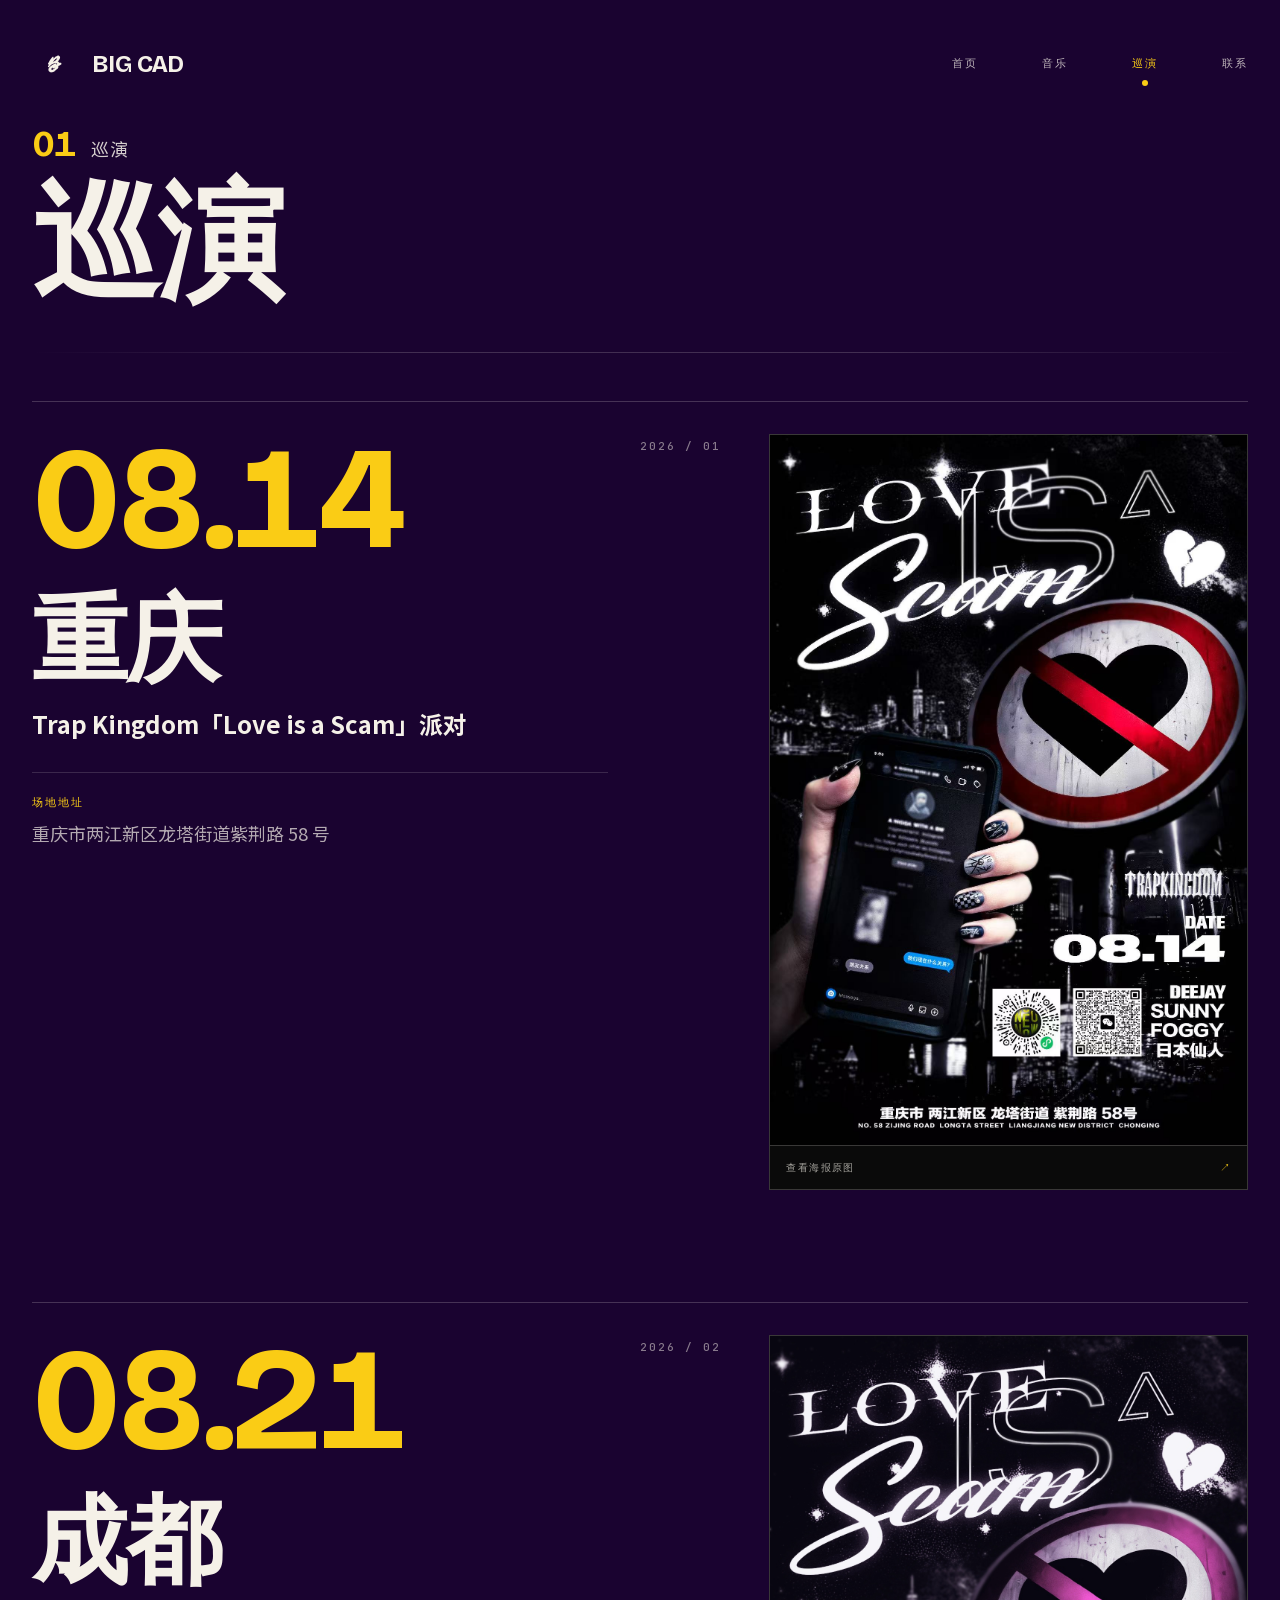
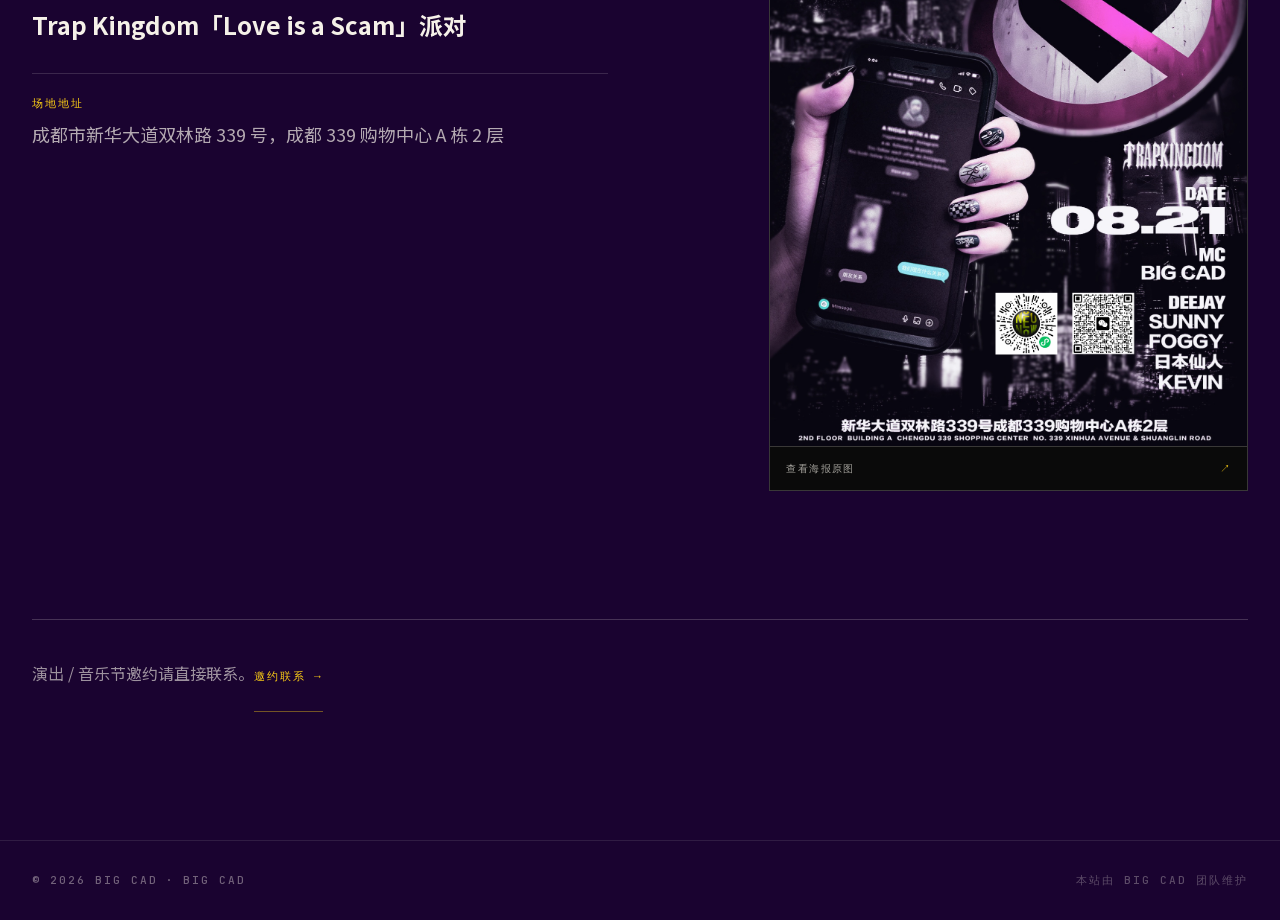
<file: tour.html>
<!DOCTYPE html><html lang="zh-CN" data-scroll-behavior="smooth" class="bricolage_grotesque_9d91b8bf-module__4pkBmW__variable noto_sans_sc_bd05197f-module__vKb3ma__variable jetbrains_mono_b21e0c4d-module__h-RYBW__variable courier_prime_4758862e-module__zIslsq__variable bebas_neue_104405db-module__X2z_ea__variable antialiased"><head><meta charSet="utf-8"/><meta name="viewport" content="width=device-width, initial-scale=1"/><link rel="preload" href="/_next/static/media/017d9bea37084d9b-s.p.41rroleoq1br7.woff2" as="font" crossorigin="" type="font/woff2"/><link rel="preload" href="/_next/static/media/051742360c26797e-s.p.1bkzbscqrt8rl.woff2" as="font" crossorigin="" type="font/woff2"/><link rel="preload" href="/_next/static/media/5f440d3eea613716-s.p.1xmps1tcyqv34.woff2" as="font" crossorigin="" type="font/woff2"/><link rel="preload" href="/_next/static/media/87d3ffffac5dafea-s.p.3a10o7es2neby.woff2" as="font" crossorigin="" type="font/woff2"/><link rel="preload" href="/_next/static/media/fabcf92ba1ccea36-s.p.1w_qz2ahumqmz.woff2" as="font" crossorigin="" type="font/woff2"/><link rel="preload" href="/_next/static/media/feb57b2dc8f29018-s.p.28uqmbric7ahc.woff2" as="font" crossorigin="" type="font/woff2"/><link rel="preload" as="image" href="/images/tour/trap-kingdom-chongqing-2026-08-14.jpg"/><link rel="stylesheet" href="/_next/static/chunks/2zixr0xlnlq_z.css" data-precedence="next"/><link rel="stylesheet" href="/_next/static/chunks/1uz1fjmsu8f56.css" data-precedence="next"/><link rel="stylesheet" href="/_next/static/chunks/0wk0xv8gzf6x-.css" data-precedence="next"/><link rel="preload" as="script" fetchPriority="low" href="/_next/static/chunks/0iq1i69206cyl.js"/><script src="/_next/static/chunks/1py1v_b8sxkpq.js" async=""></script><script src="/_next/static/chunks/3peubv2924kx4.js" async=""></script><script src="/_next/static/chunks/166zgv7tuj_pn.js" async=""></script><script src="/_next/static/chunks/turbopack-228b7rgcty3o6.js" async=""></script><script src="/_next/static/chunks/05-c3ty_6dwfk.js" async=""></script><script src="/_next/static/chunks/2ayhxe3lcpx7z.js" async=""></script><script src="/_next/static/chunks/14mrh2-p_w84d.js" async=""></script><script src="/_next/static/chunks/1fms5mt_0zsgy.js" async=""></script><link rel="preload" href="/images/contact/crumple-frames/frame-00.webp" as="image" type="image/webp"/><link rel="preload" as="image" href="/images/contact/crumple-frames/frame-00.webp" type="image/webp"/><meta name="next-size-adjust" content=""/><meta name="theme-color" content="#1A0330"/><title>Tour · BIG CAD</title><meta name="description" content="BIG CAD 2026年8月重庆、成都 Trap Kingdom Love is a Scam Party 演出信息。"/><meta name="keywords" content="BIG CAD,CN Grime,MOST UNDERRATED,新说唱 2025,Chinese rapper,UK rap,Sichuan rap"/><meta name="robots" content="index, follow"/><meta property="og:title" content="BIG CAD — CN Grime Pioneer"/><meta property="og:description" content="2025 新说唱欧洲赛区冠军。Sichuan grit meets London streets."/><meta property="og:url" content="https://big-cad-portfolio.vercel.app"/><meta property="og:site_name" content="BIG CAD"/><meta property="og:locale" content="zh_CN"/><meta property="og:image" content="https://big-cad-portfolio.vercel.app/og-image.jpg"/><meta property="og:image:width" content="1200"/><meta property="og:image:height" content="630"/><meta property="og:type" content="website"/><meta name="twitter:card" content="summary_large_image"/><meta name="twitter:title" content="BIG CAD — CN Grime Pioneer"/><meta name="twitter:description" content="2025 新说唱欧洲赛区冠军。Sichuan grit meets London streets."/><meta name="twitter:image" content="https://big-cad-portfolio.vercel.app/og-image.jpg"/><link rel="icon" href="/favicon.ico?favicon.2vob68tjqpejf.ico" sizes="256x256" type="image/x-icon"/><script src="/_next/static/chunks/0cz1d0mv5g_q7.js" noModule=""></script></head><body class="min-h-screen bg-brand-purple-dark text-brand-cream"><div hidden=""><!--$--><!--/$--></div><header class="fixed inset-x-0 top-0 z-50 transition-all duration-300 bg-transparent"><div class="container-x flex items-center justify-between h-32"><a aria-label="BIG CAD home" class="flex items-center gap-3" href="/"><div class="logo-motion-root logo-mark-static w-12 h-12 shrink-0" style="color:var(--color-brand-cream, #F5F1E8)" aria-hidden="true"><svg xmlns="http://www.w3.org/2000/svg" viewBox="0 0 2048 2048" preserveAspectRatio="xMidYMid meet"><defs><mask id="_R_5anpfdb_" maskUnits="userSpaceOnUse" x="0" y="0" width="2048" height="2048"><rect x="0" y="0" width="2048" height="2048" fill="black"></rect><path d="M 915.00,739.17 C 911.49,741.38 900.34,747.13 893.91,752.44 C 887.49,757.75 881.94,764.60 876.44,771.03 C 870.94,777.45 865.90,784.34 860.90,791.00 C 855.91,797.66 851.28,804.17 846.48,811.00 C 841.68,817.83 836.68,825.00 832.13,832.00 C 827.57,839.00 823.38,846.00 819.14,853.00 C 814.90,860.00 810.79,866.83 806.67,874.00 C 802.56,881.17 797.66,888.33 794.44,896.00 C 791.22,903.67 789.38,912.00 787.35,920.00 C 785.31,928.00 781.82,937.05 782.21,944.00 C 782.60,950.95 784.89,960.38 789.69,961.71 C 794.49,963.04 803.82,955.53 811.00,951.99 C 818.18,948.46 826.45,945.67 832.79,940.50 C 839.13,935.34 843.69,927.58 849.05,921.00 C 854.40,914.42 859.63,907.50 864.93,901.00 C 870.23,894.50 875.44,888.33 880.85,882.00 C 886.25,875.67 891.86,869.17 897.36,863.00 C 902.86,856.83 908.23,851.00 913.83,845.00 C 919.42,839.00 925.06,832.93 930.92,827.00 C 936.78,821.07 942.82,815.16 949.00,809.42 C 955.18,803.68 961.67,797.99 968.00,792.57 C 974.33,787.15 980.33,781.99 987.00,776.89 C 993.67,771.79 1001.00,766.48 1008.00,761.98 C 1015.00,757.49 1021.50,753.20 1029.00,749.93 C 1036.50,746.65 1045.00,744.41 1053.00,742.31 C 1061.00,740.20 1068.83,738.91 1077.00,737.30 C 1085.17,735.69 1094.47,731.39 1102.00,732.64 C 1109.53,733.89 1118.84,738.76 1122.20,744.82 C 1125.56,750.88 1123.02,760.97 1122.18,769.00 C 1121.34,777.03 1119.14,784.83 1117.17,793.00 C 1115.19,801.17 1113.73,810.33 1110.35,818.00 C 1106.97,825.67 1101.79,832.50 1096.91,839.00 C 1092.03,845.50 1086.74,851.09 1081.09,857.00 C 1075.44,862.91 1069.18,868.69 1063.00,874.46 C 1056.82,880.23 1050.02,885.86 1044.00,891.61 C 1037.98,897.35 1031.34,902.18 1026.88,908.91 C 1022.41,915.64 1016.87,925.13 1017.22,932.00 C 1017.56,938.87 1022.83,946.81 1028.96,950.11 C 1035.09,953.42 1045.83,950.61 1054.00,951.83 C 1062.17,953.04 1070.32,954.40 1078.00,957.40 C 1085.68,960.40 1093.62,964.55 1100.08,969.82 C 1106.54,975.09 1112.74,981.97 1116.75,989.00 C 1120.77,996.03 1122.97,1004.00 1124.19,1012.00 C 1125.40,1020.00 1125.98,1029.14 1124.05,1037.00 C 1122.11,1044.86 1117.75,1053.07 1112.58,1059.15 C 1107.40,1065.23 1099.93,1069.24 1093.00,1073.49 C 1086.07,1077.74 1078.34,1080.95 1071.00,1084.65 C 1063.66,1088.36 1056.26,1091.53 1048.93,1095.71 C 1041.61,1099.90 1034.54,1106.26 1027.05,1109.77 C 1019.56,1113.29 1012.01,1114.72 1004.00,1116.80 C 995.99,1118.89 986.83,1122.00 979.00,1122.27 C 971.17,1122.55 962.02,1122.76 957.02,1118.45 C 952.01,1114.15 954.49,1099.27 948.98,1096.47 C 943.48,1093.66 932.16,1099.84 924.00,1101.60 C 915.84,1103.37 908.00,1105.03 900.00,1107.05 C 892.00,1109.08 883.67,1110.44 876.00,1113.74 C 868.33,1117.04 861.02,1122.40 854.00,1126.83 C 846.98,1131.27 840.20,1135.12 833.88,1140.35 C 827.56,1145.59 821.94,1152.13 816.10,1158.23 C 810.26,1164.34 803.93,1170.37 798.82,1177.00 C 793.71,1183.63 788.95,1190.67 785.46,1198.00 C 781.96,1205.33 780.07,1213.00 777.87,1221.00 C 775.68,1229.00 773.43,1237.83 772.27,1246.00 C 771.10,1254.17 769.21,1262.15 770.87,1270.00 C 772.54,1277.85 777.06,1286.80 782.24,1293.08 C 787.43,1299.37 794.71,1304.43 802.00,1307.69 C 809.29,1310.94 817.83,1312.24 826.00,1312.64 C 834.17,1313.04 842.83,1311.07 851.00,1310.06 C 859.17,1309.06 866.83,1308.05 875.00,1306.58 C 883.17,1305.12 892.00,1303.75 900.00,1301.28 C 908.00,1298.82 915.50,1295.29 923.00,1291.78 C 930.50,1288.27 937.83,1284.52 945.00,1280.25 C 952.17,1275.97 959.17,1271.03 966.00,1266.14 C 972.83,1261.25 979.50,1256.17 986.00,1250.93 C 992.50,1245.69 998.83,1240.12 1005.00,1234.68 C 1011.17,1229.24 1016.83,1223.91 1023.00,1218.31 C 1029.17,1212.71 1035.67,1206.68 1042.00,1201.06 C 1048.33,1195.43 1054.67,1189.99 1061.00,1184.57 C 1067.33,1179.15 1076.83,1171.21 1080.00,1168.54 " fill="none" stroke="white" stroke-width="260" stroke-linecap="butt" stroke-linejoin="round" pathLength="1" stroke-dasharray="1 1" stroke-dashoffset="0"></path></mask></defs><g><path fill="currentColor" fill-rule="evenodd" mask="url(#_R_5anpfdb_)" d="M 1118.5 666.2 C 1129.2 666.5 1139 669.2 1148.4 673.6 C 1157.9 678.1 1167.6 684.7 1175.3 692.8 C 1182.9 701 1190.5 711.1 1194.2 722.6 C 1198 734.2 1200 747.6 1197.7 762.3 C 1195.5 776.9 1189.1 794.1 1180.7 810.5 C 1172.4 826.9 1158.6 845.8 1147.6 860.6 C 1136.6 875.5 1122.7 890 1114.6 899.6 C 1106.4 909.1 1100.6 914.5 1098.7 917.9 C 1096.9 921.3 1100.4 919.7 1103.6 920.2 C 1106.9 920.6 1113.6 918.9 1118.2 920.6 C 1122.8 922.2 1127 925.3 1131 930.3 C 1135 935.2 1135.4 943.8 1142.1 950.1 C 1148.7 956.3 1156 964.4 1170.9 967.8 C 1185.9 971.2 1208.6 971.8 1231.8 970.4 C 1255 969 1287.8 962.7 1310.2 959.6 C 1332.6 956.4 1354.2 952.1 1366.2 951.4 C 1378.3 950.6 1381.4 952.5 1382.3 955 C 1383.2 957.4 1375.4 962.4 1371.4 966 C 1367.4 969.5 1361.5 973.7 1358.4 976.3 C 1355.3 978.9 1353 981.1 1352.8 981.8 C 1352.5 982.4 1354.4 981.6 1356.9 980.3 C 1359.4 978.9 1364.8 975.2 1367.9 973.5 C 1371 971.8 1377.2 968.7 1375.6 970 C 1373.9 971.3 1369 974.8 1357.9 981.3 C 1346.8 987.9 1326.2 999.4 1308.8 1009.4 C 1291.4 1019.4 1268.1 1032.5 1253.5 1041.2 C 1238.8 1049.8 1229.9 1056 1220.9 1061.1 C 1211.8 1066.3 1208.3 1067.9 1199.1 1072.1 C 1189.9 1076.3 1177 1080.6 1165.6 1086.5 C 1154.2 1092.4 1138 1100.5 1130.8 1107.5 C 1123.5 1114.4 1122.7 1120.4 1122.1 1128.2 C 1121.5 1136.1 1128.5 1143.4 1127.3 1154.6 C 1126.1 1165.7 1122.5 1180.8 1115 1195 C 1107.5 1209.2 1091.3 1228.7 1082.1 1239.9 C 1073 1251.2 1063 1260.2 1059.9 1262.6 C 1056.9 1265.1 1060.8 1259.1 1063.9 1254.7 C 1067 1250.3 1076.7 1239.4 1078.6 1236.4 C 1080.5 1233.4 1081 1232.3 1075.2 1236.7 C 1069.3 1241.2 1056.4 1252.6 1043.7 1263.2 C 1031 1273.7 1011.4 1289.8 998.9 1300.1 C 986.3 1310.4 973.4 1320.5 968.5 1324.9 C 963.7 1329.3 965.6 1328.4 969.6 1326.5 C 973.7 1324.6 986.6 1316.7 992.9 1313.3 C 999.2 1309.9 1008.4 1305.1 1007.1 1306.3 C 1005.9 1307.5 998.3 1313.3 985.6 1320.5 C 972.9 1327.8 950.8 1340.7 930.7 1349.7 C 910.7 1358.8 886 1369.6 865.2 1374.8 C 844.3 1380 824 1382.9 805.6 1381.1 C 787.3 1379.4 769.8 1373.7 754.9 1364.4 C 740.1 1355.1 725.6 1341.2 716.4 1325.5 C 707.2 1309.7 700 1289.8 699.5 1270 C 699 1250.2 702.6 1228.2 713.5 1206.8 C 724.3 1185.4 742 1163 764.6 1141.7 C 787.2 1120.4 819.1 1097.9 849 1079 C 878.9 1060.2 916.4 1041 943.8 1028.6 C 971.3 1016.3 997.6 1007.5 1013.8 1004.8 C 1030 1002.1 1036.5 1006.8 1041.2 1012.2 C 1045.9 1017.5 1041.4 1029.9 1042 1036.9 C 1042.6 1043.9 1041.7 1052.5 1044.5 1054.3 C 1047.4 1056.1 1054.4 1052.9 1059 1047.7 C 1063.6 1042.5 1070.7 1031.3 1072 1023.1 C 1073.4 1014.9 1073.3 1004.5 1067.1 998.5 C 1060.9 992.6 1050.2 988.7 1035.1 987.4 C 1019.9 986.1 998.9 986.5 976.1 990.7 C 953.4 994.9 924.3 1001.6 898.4 1012.7 C 872.6 1023.9 844 1040.4 821.2 1057.6 C 798.4 1074.7 777.9 1098.9 761.7 1115.4 C 745.4 1131.9 734.3 1149 723.7 1156.8 C 713.2 1164.5 705.6 1165.2 698.3 1162 C 691.1 1158.8 684.7 1147.4 680.1 1137.6 C 675.5 1127.8 672.1 1114.2 670.8 1103.1 C 669.5 1091.9 670.9 1080.5 672.2 1070.7 C 673.5 1061 676.9 1051.5 678.6 1044.6 C 680.3 1037.8 681.6 1033.7 682.3 1029.5 C 682.9 1025.4 681.1 1025.5 682.5 1019.7 C 683.9 1014 684 1009.4 690.7 995 C 697.3 980.6 707.8 958.3 722.3 933.4 C 736.7 908.6 758.7 873.4 777.5 845.9 C 796.3 818.4 819.7 788 835.3 768.7 C 850.9 749.3 862.8 738 871.1 729.7 C 879.4 721.5 881.2 721.6 885 719.3 C 888.8 717 890.1 716.8 894.2 716 C 898.2 715.2 905.1 712.1 909.3 714.3 C 913.6 716.5 917.9 721.7 919.5 729.4 C 921.1 737 918.9 751 918.7 760.2 C 918.6 769.4 915.4 781.4 918.6 784.4 C 921.8 787.3 929.3 783.5 937.8 777.8 C 946.2 772.1 960.3 758.8 969.4 750.3 C 978.5 741.7 988 731.6 992.2 726.4 C 996.5 721.3 994.5 721.1 994.6 719.6 C 994.8 718 990.9 719.4 993.2 717.3 C 995.5 715.2 1000.2 711.9 1008.6 707.1 C 1017.1 702.2 1031.4 694 1043.9 688.2 C 1056.5 682.3 1071.6 675.5 1084 671.8 C 1096.4 668.2 1107.7 665.9 1118.5 666.2 Z M 864.9 1178 C 861.3 1178.5 854.9 1184.3 849.4 1191.7 C 843.8 1199.1 835.1 1212.4 831.5 1222.4 C 827.9 1232.4 825.2 1244.5 827.8 1251.7 C 830.5 1259 837.3 1265.1 847.6 1266 C 857.9 1266.9 873.8 1263.5 889.7 1257 C 905.6 1250.5 926.9 1237.7 942.8 1227.2 C 958.8 1216.6 977.2 1201.3 985.5 1193.6 C 993.9 1185.9 997 1180.8 993 1180.8 C 988.9 1180.8 974.4 1188.8 961.1 1193.7 C 947.9 1198.7 926.8 1208.4 913.5 1210.7 C 900.2 1213.1 888.5 1211.4 881.4 1207.7 C 874.3 1204 873.6 1193.4 870.8 1188.4 C 868.1 1183.5 868.4 1177.4 864.9 1178 Z M 1048.3 784.2 C 1037.4 790.4 1021.3 801.1 1003.5 815.8 C 985.8 830.6 958.8 854.8 941.9 872.8 C 924.9 890.9 905.5 914.7 901.9 924.1 C 898.4 933.6 906.6 935.8 920.4 929.4 C 934.1 923.1 963.5 902.6 984.3 886 C 1005 869.4 1030.2 845.2 1044.7 829.7 C 1059.1 814.1 1067 801.2 1071.1 792.8 C 1075.1 784.3 1072.8 780.5 1069 779.1 C 1065.2 777.6 1059.3 778.1 1048.3 784.2 Z M 715 1319 C 717.7 1323.7 723.3 1340.2 731 1347 C 738.7 1353.8 763.7 1364.7 761 1360 C 758.3 1355.3 722.7 1325.8 715 1319 C 707.3 1312.2 712.3 1314.3 715 1319 Z M 1349.7 958.8 C 1346.3 961.2 1335.1 969.7 1329.7 973.8 C 1324.4 977.9 1317.5 983.2 1317.6 983.3 C 1317.7 983.4 1324.7 978.2 1330.1 974.1 C 1335.5 970.1 1346.6 961.6 1349.9 959 C 1353.2 956.4 1353 956.3 1349.7 958.8 Z M 904 766 C 893.8 782.5 843 865 843 865 C 843 865 893.8 782.5 904 766 C 914.2 749.5 914.2 749.5 904 766 Z M 1040 1246 C 1030.8 1253.8 985 1293 985 1293 C 985 1293 1030.8 1253.8 1040 1246 C 1049.2 1238.2 1049.2 1238.2 1040 1246 Z M 1172 1059 C 1155.2 1068.5 1071 1116 1071 1116 C 1071 1116 1155.2 1068.5 1172 1059 C 1188.8 1049.5 1188.8 1049.5 1172 1059 Z M 817.4 1222.7 C 817.2 1225.6 816.6 1235.3 816.4 1239.9 C 816.2 1244.5 816.1 1250.4 816.2 1250.3 C 816.3 1250.2 816.8 1244.2 817.1 1239.6 C 817.4 1234.9 817.8 1225.3 817.8 1222.5 C 817.9 1219.7 817.6 1219.8 817.4 1222.7 Z M 953 837 C 944.5 846.2 902 892 902 892 C 902 892 944.5 846.2 953 837 C 961.5 827.8 961.5 827.8 953 837 Z M 872 1156 C 865.7 1161.7 834 1190 834 1190 C 834 1190 865.7 1161.7 872 1156 C 878.3 1150.3 878.3 1150.3 872 1156 Z M 939 1191 C 930.2 1195.8 886 1220 886 1220 C 886 1220 930.2 1195.8 939 1191 C 947.8 1186.2 947.8 1186.2 939 1191 Z M 1255 1015 C 1246.8 1019.5 1206 1042 1206 1042 C 1206 1042 1246.8 1019.5 1255 1015 C 1263.2 1010.5 1263.2 1010.5 1255 1015 Z M 893 1270 C 882.8 1270.8 836.5 1273.5 832 1275 C 827.5 1276.5 855.8 1279.8 866 1279 C 876.2 1278.2 888.5 1271.5 893 1270 C 897.5 1268.5 903.2 1269.2 893 1270 Z M 882 846 C 877 852 852 882 852 882 C 852 882 877 852 882 846 C 887 840 887 840 882 846 Z M 983 1293 C 977.3 1296.8 949 1316 949 1316 C 949 1316 977.3 1296.8 983 1293 C 988.7 1289.2 988.7 1289.2 983 1293 Z M 776 1067 C 773.2 1072.2 759 1098 759 1098 C 759 1098 773.2 1072.2 776 1067 C 778.8 1061.8 778.8 1061.8 776 1067 Z M 896.9 736.6 C 894.1 738.3 884.3 744.5 879.3 747.7 C 874.4 750.8 867.7 755.3 867.4 755.6 C 867.1 755.9 872.8 752.4 877.6 749.4 C 882.3 746.5 892.6 739.9 895.8 737.7 C 899 735.6 899.6 735 896.9 736.6 Z M 846 888 C 841.8 893.7 821 922 821 922 C 821 922 841.8 893.7 846 888 C 850.2 882.3 850.2 882.3 846 888 Z M 969 1224 C 964.5 1227.7 942 1246 942 1246 C 942 1246 964.5 1227.7 969 1224 C 973.5 1220.3 973.5 1220.3 969 1224 Z M 921 736 C 918.5 740.8 906 765 906 765 C 918.5 740.8 918.5 740.8 921 736 C 923.5 731.2 923.5 731.2 921 736 Z M 991 802 C 985.3 807.3 957 834 957 834 C 957 834 985.3 807.3 991 802 C 996.7 796.7 996.7 796.7 991 802 Z M 1105 1175 C 1101.2 1179.8 1082 1204 1082 1204 C 1082 1204 1101.2 1179.8 1105 1175 C 1108.8 1170.2 1108.8 1170.2 1105 1175 Z M 945 1036 C 937.3 1039.8 899 1059 899 1059 C 899 1059 937.3 1039.8 945 1036 C 952.7 1032.2 952.7 1032.2 945 1036 Z"></path></g></svg></div><span class="headline text-brand-cream text-2xl tracking-wide">BIG CAD</span></a><nav class="flex items-center gap-0 sm:gap-16"><a class="mono-label relative flex min-h-11 min-w-12 items-center justify-center px-2 py-2 text-lg tracking-wider transition-colors sm:min-w-0 sm:px-0 sm:text-xl text-brand-cream/75 hover:text-brand-cream" href="/">首页<span aria-hidden="true" class="absolute bottom-0 left-1/2 size-1.5 -translate-x-1/2 rounded-full bg-brand-yellow transition-[opacity,transform] duration-200 scale-0 opacity-0"></span></a><a class="mono-label relative flex min-h-11 min-w-12 items-center justify-center px-2 py-2 text-lg tracking-wider transition-colors sm:min-w-0 sm:px-0 sm:text-xl text-brand-cream/75 hover:text-brand-cream" href="/music">音乐<span aria-hidden="true" class="absolute bottom-0 left-1/2 size-1.5 -translate-x-1/2 rounded-full bg-brand-yellow transition-[opacity,transform] duration-200 scale-0 opacity-0"></span></a><a aria-current="page" class="mono-label relative flex min-h-11 min-w-12 items-center justify-center px-2 py-2 text-lg tracking-wider transition-colors sm:min-w-0 sm:px-0 sm:text-xl text-brand-yellow" href="/tour">巡演<span aria-hidden="true" class="absolute bottom-0 left-1/2 size-1.5 -translate-x-1/2 rounded-full bg-brand-yellow transition-[opacity,transform] duration-200 scale-100 opacity-100"></span></a><button type="button" aria-pressed="false" class="mono-label relative flex min-h-11 min-w-12 items-center justify-center px-2 py-2 text-lg tracking-wider transition-colors sm:min-w-0 sm:px-0 sm:text-xl cursor-pointer text-brand-cream/75 hover:text-brand-yellow">联系<span aria-hidden="true" class="absolute bottom-0 left-1/2 size-1.5 -translate-x-1/2 rounded-full bg-brand-yellow transition-[opacity,transform] duration-200 scale-0 opacity-0"></span></button></nav></div></header><main><section class="section pt-32"><div class="container-x"><div class="flex items-baseline gap-4 mb-6"><span aria-hidden="true" class="headline text-3xl md:text-4xl text-brand-yellow leading-none tabular-nums">01</span><span class="bilingual bilingual--tooltip text-base md:text-lg text-brand-cream/85 tracking-wide" tabindex="0" aria-describedby="_R_hinpfdb_"><span class="bilingual-zh">巡演</span><span id="_R_hinpfdb_" role="tooltip" aria-label="Tour" class="bilingual-en bilingual-en--bottom" style="max-width:22rem"><span class="bilingual-en__inner">Tour</span></span></span></div><h1 class="bilingual bilingual--tooltip headline max-w-5xl text-[12vw] leading-[0.92] text-brand-cream sm:text-8xl md:text-9xl" tabindex="0" aria-describedby="_R_2inpfdb_"><span class="bilingual-zh">巡演</span><span id="_R_2inpfdb_" role="tooltip" aria-label="Tour" class="bilingual-en bilingual-en--bottom" style="max-width:22rem"><span class="bilingual-en__inner">Tour</span></span></h1><div class="hairline my-12"></div><ol class="space-y-20 md:space-y-28"><li><article class="grid items-start gap-8 border-t border-brand-cream/20 pt-6 md:grid-cols-12 md:gap-12 md:pt-8"><div class="md:sticky md:top-28 md:col-span-6 lg:col-span-7"><div class="mb-8 flex items-start justify-between gap-6"><time dateTime="2026-08-14" class="headline tabular-nums text-[21vw] leading-[0.72] text-brand-yellow sm:text-8xl md:text-[7.5rem] lg:text-[9rem]">08.14</time><span class="mono-label pt-1 text-brand-cream/50">2026 / <!-- -->01</span></div><h2 class="headline text-5xl text-brand-cream sm:text-6xl lg:text-8xl">重庆</h2><p class="mt-5 max-w-xl text-xl font-semibold leading-snug text-brand-cream sm:text-2xl"><span class="bilingual bilingual--tooltip " tabindex="0" aria-describedby="_R_dcinpfdb_"><span class="bilingual-zh">Trap Kingdom「Love is a Scam」派对</span><span id="_R_dcinpfdb_" role="tooltip" aria-label="Trap Kingdom “Love is a Scam” Party" class="bilingual-en bilingual-en--bottom" style="max-width:22rem"><span class="bilingual-en__inner">Trap Kingdom “Love is a Scam” Party</span></span></span></p><address class="mt-8 max-w-[36rem] border-t border-brand-cream/15 pt-5 text-base not-italic leading-relaxed text-brand-cream/70 sm:text-lg"><span class="mono-label mb-2 block text-brand-yellow">场地地址</span><span class="bilingual bilingual--tooltip " tabindex="0" aria-describedby="_R_2hcinpfdb_"><span class="bilingual-zh">重庆市两江新区龙塔街道紫荆路 58 号</span><span id="_R_2hcinpfdb_" role="tooltip" aria-label="No. 58 Zijing Road, Longta Subdistrict, Liangjiang New Area, Chongqing" class="bilingual-en bilingual-en--bottom" style="max-width:30rem"><span class="bilingual-en__inner">No. 58 Zijing Road, Longta Subdistrict, Liangjiang New Area, Chongqing</span></span></span></address></div><a href="/images/tour/trap-kingdom-chongqing-2026-08-14.jpg" target="_blank" rel="noreferrer" aria-label="查看重庆场演出海报原图" class="group block min-h-11 overflow-hidden border border-brand-cream/20 bg-brand-ink md:col-span-6 lg:col-span-5"><img alt="Trap Kingdom Love is a Scam 重庆站 2026年8月14日演出海报" loading="eager" width="1280" height="1907" decoding="async" data-nimg="1" class="h-auto w-full transition-[filter] duration-300 group-hover:brightness-110 group-focus-visible:brightness-110" style="color:transparent" src="/images/tour/trap-kingdom-chongqing-2026-08-14.jpg"/><span class="flex min-h-11 items-center justify-between border-t border-brand-cream/20 px-4 py-3 font-mono text-[10px] tracking-[0.14em] text-brand-cream/65 uppercase">查看海报原图<span class="text-brand-yellow" aria-hidden="true">↗</span></span></a></article></li><li><article class="grid items-start gap-8 border-t border-brand-cream/20 pt-6 md:grid-cols-12 md:gap-12 md:pt-8"><div class="md:sticky md:top-28 md:col-span-6 lg:col-span-7"><div class="mb-8 flex items-start justify-between gap-6"><time dateTime="2026-08-21" class="headline tabular-nums text-[21vw] leading-[0.72] text-brand-yellow sm:text-8xl md:text-[7.5rem] lg:text-[9rem]">08.21</time><span class="mono-label pt-1 text-brand-cream/50">2026 / <!-- -->02</span></div><h2 class="headline text-5xl text-brand-cream sm:text-6xl lg:text-8xl">成都</h2><p class="mt-5 max-w-xl text-xl font-semibold leading-snug text-brand-cream sm:text-2xl"><span class="bilingual bilingual--tooltip " tabindex="0" aria-describedby="_R_dkinpfdb_"><span class="bilingual-zh">Trap Kingdom「Love is a Scam」派对</span><span id="_R_dkinpfdb_" role="tooltip" aria-label="Trap Kingdom “Love is a Scam” Party" class="bilingual-en bilingual-en--bottom" style="max-width:22rem"><span class="bilingual-en__inner">Trap Kingdom “Love is a Scam” Party</span></span></span></p><address class="mt-8 max-w-[36rem] border-t border-brand-cream/15 pt-5 text-base not-italic leading-relaxed text-brand-cream/70 sm:text-lg"><span class="mono-label mb-2 block text-brand-yellow">场地地址</span><span class="bilingual bilingual--tooltip " tabindex="0" aria-describedby="_R_2hkinpfdb_"><span class="bilingual-zh">成都市新华大道双林路 339 号，成都 339 购物中心 A 栋 2 层</span><span id="_R_2hkinpfdb_" role="tooltip" aria-label="2F, Building A, Chengdu 339 Shopping Center, No. 339 Shuanglin Road, Xinhua Avenue, Chengdu" class="bilingual-en bilingual-en--bottom" style="max-width:30rem"><span class="bilingual-en__inner">2F, Building A, Chengdu 339 Shopping Center, No. 339 Shuanglin Road, Xinhua Avenue, Chengdu</span></span></span></address></div><a href="/images/tour/trap-kingdom-chengdu-2026-08-21.jpg" target="_blank" rel="noreferrer" aria-label="查看成都场演出海报原图" class="group block min-h-11 overflow-hidden border border-brand-cream/20 bg-brand-ink md:col-span-6 lg:col-span-5"><img alt="Trap Kingdom Love is a Scam 成都站 2026年8月21日演出海报" loading="lazy" width="1280" height="1907" decoding="async" data-nimg="1" class="h-auto w-full transition-[filter] duration-300 group-hover:brightness-110 group-focus-visible:brightness-110" style="color:transparent" src="/images/tour/trap-kingdom-chengdu-2026-08-21.jpg"/><span class="flex min-h-11 items-center justify-between border-t border-brand-cream/20 px-4 py-3 font-mono text-[10px] tracking-[0.14em] text-brand-cream/65 uppercase">查看海报原图<span class="text-brand-yellow" aria-hidden="true">↗</span></span></a></article></li></ol><div class="mt-24 border-t border-brand-cream/20 pt-8 md:mt-32"><p class="bilingual bilingual--tooltip max-w-2xl text-base leading-relaxed text-brand-cream/60" tabindex="0" aria-describedby="_R_dinpfdb_"><span class="bilingual-zh">演出 / 音乐节邀约请直接联系。</span><span id="_R_dinpfdb_" role="tooltip" aria-label="For live bookings and festival inquiries, get in touch directly." class="bilingual-en bilingual-en--top" style="max-width:22rem"><span class="bilingual-en__inner">For live bookings and festival inquiries, get in touch directly.</span></span></p><a href="mailto:cadcheng@163.com" class="link-line mt-4 inline-flex min-h-11 items-center text-sm text-brand-yellow mono-label">邀约联系<span class="ml-2" aria-hidden="true">→</span></a></div></div></section></main><footer class="border-t border-brand-cream/10"><div class="container-x py-8 flex flex-col sm:flex-row sm:items-center sm:justify-between gap-3"><div class="mono-label text-xs text-brand-cream/40">© 2026 BIG CAD<span class="mx-2">·</span><span>BIG CAD</span></div><div class="mono-label text-xs text-brand-cream/30">本站由 BIG CAD 团队维护</div></div></footer><!--$--><!--/$--><script src="/_next/static/chunks/0iq1i69206cyl.js" id="_R_" async=""></script><script>(self.__next_f=self.__next_f||[]).push([0])</script><script>self.__next_f.push([1,"1:\"$Sreact.fragment\"\n2:I[87435,[\"/_next/static/chunks/05-c3ty_6dwfk.js\",\"/_next/static/chunks/2ayhxe3lcpx7z.js\",\"/_next/static/chunks/14mrh2-p_w84d.js\"],\"ContactModalProvider\"]\n3:I[39756,[\"/_next/static/chunks/05-c3ty_6dwfk.js\",\"/_next/static/chunks/2ayhxe3lcpx7z.js\",\"/_next/static/chunks/14mrh2-p_w84d.js\"],\"default\"]\n4:I[37457,[\"/_next/static/chunks/05-c3ty_6dwfk.js\",\"/_next/static/chunks/2ayhxe3lcpx7z.js\",\"/_next/static/chunks/14mrh2-p_w84d.js\"],\"default\"]\n5:I[29391,[\"/_next/static/chunks/05-c3ty_6dwfk.js\",\"/_next/static/chunks/2ayhxe3lcpx7z.js\",\"/_next/static/chunks/14mrh2-p_w84d.js\",\"/_next/static/chunks/1fms5mt_0zsgy.js\"],\"TopNav\"]\n6:I[12495,[\"/_next/static/chunks/05-c3ty_6dwfk.js\",\"/_next/static/chunks/2ayhxe3lcpx7z.js\",\"/_next/static/chunks/14mrh2-p_w84d.js\",\"/_next/static/chunks/1fms5mt_0zsgy.js\"],\"Bilingual\"]\n12:I[68027,[\"/_next/static/chunks/05-c3ty_6dwfk.js\",\"/_next/static/chunks/2ayhxe3lcpx7z.js\",\"/_next/static/chunks/14mrh2-p_w84d.js\"],\"default\",1]\n:HL[\"/_next/static/chunks/2zixr0xlnlq_z.css\",\"style\"]\n:HL[\"/_next/static/chunks/1uz1fjmsu8f56.css\",\"style\"]\n:HL[\"/_next/static/chunks/0wk0xv8gzf6x-.css\",\"style\"]\n:HL[\"/_next/static/media/017d9bea37084d9b-s.p.41rroleoq1br7.woff2\",\"font\",{\"crossOrigin\":\"\",\"type\":\"font/woff2\"}]\n:HL[\"/_next/static/media/051742360c26797e-s.p.1bkzbscqrt8rl.woff2\",\"font\",{\"crossOrigin\":\"\",\"type\":\"font/woff2\"}]\n:HL[\"/_next/static/media/5f440d3eea613716-s.p.1xmps1tcyqv34.woff2\",\"font\",{\"crossOrigin\":\"\",\"type\":\"font/woff2\"}]\n:HL[\"/_next/static/media/87d3ffffac5dafea-s.p.3a10o7es2neby.woff2\",\"font\",{\"crossOrigin\":\"\",\"type\":\"font/woff2\"}]\n:HL[\"/_next/static/media/fabcf92ba1ccea36-s.p.1w_qz2ahumqmz.woff2\",\"font\",{\"crossOrigin\":\"\",\"type\":\"font/woff2\"}]\n:HL[\"/_next/static/media/feb57b2dc8f29018-s.p.28uqmbric7ahc.woff2\",\"font\",{\"crossOrigin\":\"\",\"type\":\"font/woff2\"}]\n:HL[\"/images/contact/crumple-frames/frame-00.webp\",\"image\",{\"type\":\"image/webp\"}]\n"])</script><script>self.__next_f.push([1,"0:{\"P\":null,\"c\":[\"\",\"tour\"],\"q\":\"\",\"i\":false,\"f\":[[[\"\",{\"children\":[\"tour\",{\"children\":[\"__PAGE__\",{}]}]},\"$undefined\",\"$undefined\",16],[[\"$\",\"$1\",\"c\",{\"children\":[[[\"$\",\"link\",\"0\",{\"rel\":\"stylesheet\",\"href\":\"/_next/static/chunks/2zixr0xlnlq_z.css\",\"precedence\":\"next\",\"crossOrigin\":\"$undefined\",\"nonce\":\"$undefined\"}],[\"$\",\"link\",\"1\",{\"rel\":\"stylesheet\",\"href\":\"/_next/static/chunks/1uz1fjmsu8f56.css\",\"precedence\":\"next\",\"crossOrigin\":\"$undefined\",\"nonce\":\"$undefined\"}],[\"$\",\"link\",\"2\",{\"rel\":\"stylesheet\",\"href\":\"/_next/static/chunks/0wk0xv8gzf6x-.css\",\"precedence\":\"next\",\"crossOrigin\":\"$undefined\",\"nonce\":\"$undefined\"}],[\"$\",\"script\",\"script-0\",{\"src\":\"/_next/static/chunks/05-c3ty_6dwfk.js\",\"async\":true,\"nonce\":\"$undefined\"}],[\"$\",\"script\",\"script-1\",{\"src\":\"/_next/static/chunks/2ayhxe3lcpx7z.js\",\"async\":true,\"nonce\":\"$undefined\"}],[\"$\",\"script\",\"script-2\",{\"src\":\"/_next/static/chunks/14mrh2-p_w84d.js\",\"async\":true,\"nonce\":\"$undefined\"}]],[\"$\",\"html\",null,{\"lang\":\"zh-CN\",\"data-scroll-behavior\":\"smooth\",\"className\":\"bricolage_grotesque_9d91b8bf-module__4pkBmW__variable noto_sans_sc_bd05197f-module__vKb3ma__variable jetbrains_mono_b21e0c4d-module__h-RYBW__variable courier_prime_4758862e-module__zIslsq__variable bebas_neue_104405db-module__X2z_ea__variable antialiased\",\"children\":[[\"$\",\"head\",null,{\"children\":[\"$\",\"link\",null,{\"rel\":\"preload\",\"as\":\"image\",\"href\":\"/images/contact/crumple-frames/frame-00.webp\",\"type\":\"image/webp\"}]}],[\"$\",\"body\",null,{\"className\":\"min-h-screen bg-brand-purple-dark text-brand-cream\",\"children\":[\"$\",\"$L2\",null,{\"children\":[\"$\",\"$L3\",null,{\"parallelRouterKey\":\"children\",\"error\":\"$undefined\",\"errorStyles\":\"$undefined\",\"errorScripts\":\"$undefined\",\"template\":[\"$\",\"$L4\",null,{}],\"templateStyles\":\"$undefined\",\"templateScripts\":\"$undefined\",\"notFound\":[[[\"$\",\"title\",null,{\"children\":\"404: This page could not be found.\"}],[\"$\",\"div\",null,{\"style\":{\"fontFamily\":\"system-ui,\\\"Segoe UI\\\",Roboto,Helvetica,Arial,sans-serif,\\\"Apple Color Emoji\\\",\\\"Segoe UI Emoji\\\"\",\"height\":\"100vh\",\"textAlign\":\"center\",\"display\":\"flex\",\"flexDirection\":\"column\",\"alignItems\":\"center\",\"justifyContent\":\"center\"},\"children\":[\"$\",\"div\",null,{\"children\":[[\"$\",\"style\",null,{\"dangerouslySetInnerHTML\":{\"__html\":\"body{color:#000;background:#fff;margin:0}.next-error-h1{border-right:1px solid rgba(0,0,0,.3)}@media (prefers-color-scheme:dark){body{color:#fff;background:#000}.next-error-h1{border-right:1px solid rgba(255,255,255,.3)}}\"}}],[\"$\",\"h1\",null,{\"className\":\"next-error-h1\",\"style\":{\"display\":\"inline-block\",\"margin\":\"0 20px 0 0\",\"padding\":\"0 23px 0 0\",\"fontSize\":24,\"fontWeight\":500,\"verticalAlign\":\"top\",\"lineHeight\":\"49px\"},\"children\":404}],[\"$\",\"div\",null,{\"style\":{\"display\":\"inline-block\"},\"children\":[\"$\",\"h2\",null,{\"style\":{\"fontSize\":14,\"fontWeight\":400,\"lineHeight\":\"49px\",\"margin\":0},\"children\":\"This page could not be found.\"}]}]]}]}]],[]],\"forbidden\":\"$undefined\",\"unauthorized\":\"$undefined\"}]}]}]]}]]}],{\"children\":[[\"$\",\"$1\",\"c\",{\"children\":[null,[\"$\",\"$L3\",null,{\"parallelRouterKey\":\"children\",\"error\":\"$undefined\",\"errorStyles\":\"$undefined\",\"errorScripts\":\"$undefined\",\"template\":[\"$\",\"$L4\",null,{}],\"templateStyles\":\"$undefined\",\"templateScripts\":\"$undefined\",\"notFound\":\"$undefined\",\"forbidden\":\"$undefined\",\"unauthorized\":\"$undefined\"}]]}],{\"children\":[[\"$\",\"$1\",\"c\",{\"children\":[[[\"$\",\"$L5\",null,{}],[\"$\",\"main\",null,{\"children\":[\"$\",\"section\",null,{\"className\":\"section pt-32\",\"children\":[\"$\",\"div\",null,{\"className\":\"container-x\",\"children\":[[\"$\",\"div\",null,{\"className\":\"flex items-baseline gap-4 mb-6\",\"children\":[[\"$\",\"span\",null,{\"aria-hidden\":true,\"className\":\"headline text-3xl md:text-4xl text-brand-yellow leading-none tabular-nums\",\"children\":\"01\"}],[\"$\",\"$L6\",null,{\"zh\":\"巡演\",\"en\":\"Tour\",\"as\":\"span\",\"placement\":\"bottom\",\"className\":\"text-base md:text-lg text-brand-cream/85 tracking-wide\"}]]}],[\"$\",\"$L6\",null,{\"as\":\"h1\",\"zh\":\"巡演\",\"en\":\"Tour\",\"placement\":\"bottom\",\"className\":\"headline max-w-5xl text-[12vw] leading-[0.92] text-brand-cream sm:text-8xl md:text-9xl\"}],[\"$\",\"div\",null,{\"className\":\"hairline my-12\"}],[\"$\",\"ol\",null,{\"className\":\"space-y-20 md:space-y-28\",\"children\":[[\"$\",\"li\",\"2026-08-14-重庆\",{\"children\":[\"$\",\"article\",null,{\"className\":\"grid items-start gap-8 border-t border-brand-cream/20 pt-6 md:grid-cols-12 md:gap-12 md:pt-8\",\"children\":[[\"$\",\"div\",null,{\"className\":\"md:sticky md:top-28 md:col-span-6 lg:col-span-7\",\"children\":[[\"$\",\"div\",null,{\"className\":\"mb-8 flex items-start justify-between gap-6\",\"children\":[[\"$\",\"time\",null,{\"dateTime\":\"2026-08-14\",\"className\":\"headline tabular-nums text-[21vw] leading-[0.72] text-brand-yellow sm:text-8xl md:text-[7.5rem] lg:text-[9rem]\",\"children\":\"08.14\"}],[\"$\",\"span\",null,{\"className\":\"mono-label pt-1 text-brand-cream/50\",\"children\":[\"2026 / \",\"01\"]}]]}],\"$L7\",\"$L8\",\"$L9\"]}],\"$La\"]}]}],\"$Lb\"]}],\"$Lc\"]}]}]}],\"$Ld\"],[\"$Le\"],\"$Lf\"]}],{},null,false,null]},null,false,\"$@10\"]},null,false,null],\"$L11\",false]],\"m\":\"$undefined\",\"G\":[\"$12\",[\"$L13\",\"$L14\",\"$L15\"]],\"S\":true,\"h\":null,\"s\":\"$undefined\",\"l\":\"$undefined\",\"p\":\"$undefined\",\"d\":\"$undefined\",\"b\":\"erkGwUe0m34XhHYHmUPeb\"}\n"])</script><script>self.__next_f.push([1,"16:I[85437,[\"/_next/static/chunks/05-c3ty_6dwfk.js\",\"/_next/static/chunks/2ayhxe3lcpx7z.js\",\"/_next/static/chunks/14mrh2-p_w84d.js\",\"/_next/static/chunks/1fms5mt_0zsgy.js\"],\"Image\"]\n17:I[97367,[\"/_next/static/chunks/05-c3ty_6dwfk.js\",\"/_next/static/chunks/2ayhxe3lcpx7z.js\",\"/_next/static/chunks/14mrh2-p_w84d.js\"],\"OutletBoundary\"]\n18:\"$Sreact.suspense\"\n1b:I[97367,[\"/_next/static/chunks/05-c3ty_6dwfk.js\",\"/_next/static/chunks/2ayhxe3lcpx7z.js\",\"/_next/static/chunks/14mrh2-p_w84d.js\"],\"ViewportBoundary\"]\n1d:I[97367,[\"/_next/static/chunks/05-c3ty_6dwfk.js\",\"/_next/static/chunks/2ayhxe3lcpx7z.js\",\"/_next/static/chunks/14mrh2-p_w84d.js\"],\"MetadataBoundary\"]\n7:[\"$\",\"h2\",null,{\"className\":\"headline text-5xl text-brand-cream sm:text-6xl lg:text-8xl\",\"children\":\"重庆\"}]\n8:[\"$\",\"p\",null,{\"className\":\"mt-5 max-w-xl text-xl font-semibold leading-snug text-brand-cream sm:text-2xl\",\"children\":[\"$\",\"$L6\",null,{\"zh\":\"Trap Kingdom「Love is a Scam」派对\",\"en\":\"Trap Kingdom “Love is a Scam” Party\",\"placement\":\"bottom\"}]}]\n9:[\"$\",\"address\",null,{\"className\":\"mt-8 max-w-[36rem] border-t border-brand-cream/15 pt-5 text-base not-italic leading-relaxed text-brand-cream/70 sm:text-lg\",\"children\":[[\"$\",\"span\",null,{\"className\":\"mono-label mb-2 block text-brand-yellow\",\"children\":\"场地地址\"}],[\"$\",\"$L6\",null,{\"zh\":\"重庆市两江新区龙塔街道紫荆路 58 号\",\"en\":\"No. 58 Zijing Road, Longta Subdistrict, Liangjiang New Area, Chongqing\",\"placement\":\"bottom\",\"tooltipMaxW\":\"30rem\"}]]}]\na:[\"$\",\"a\",null,{\"href\":\"/images/tour/trap-kingdom-chongqing-2026-08-14.jpg\",\"target\":\"_blank\",\"rel\":\"noreferrer\",\"aria-label\":\"查看重庆场演出海报原图\",\"className\":\"group block min-h-11 overflow-hidden border border-brand-cream/20 bg-brand-ink md:col-span-6 lg:col-span-5\",\"children\":[[\"$\",\"$L16\",null,{\"src\":\"/images/tour/trap-kingdom-chongqing-2026-08-14.jpg\",\"alt\":\"Trap Kingdom Love is a Scam 重庆站 2026年8月14日演出海报\",\"width\":1280,\"height\":1907,\"loading\":\"eager\",\"sizes\":\"(max-width: 767px) calc(100vw - 40px), (max-width: 1023px) 50vw, 40vw\",\"className\":\"h-auto w-full transition-[filter] duration-300 group-hover:brightness-110 group-focus-visible:brightness-110\"}],[\"$\",\"span\",null,{\"className\":\"flex min-h-11 items-center justify-between border-t border-brand-cream/20 px-4 py-3 font-mono text-[10px] tracking-[0.14em] text-brand-cream/65 uppercase\",\"children\":[\"查看海报原图\",[\"$\",\"span\",null,{\"className\":\"text-brand-yellow\",\"aria-hidden\":true,\"children\":\"↗\"}]]}]]}]\n"])</script><script>self.__next_f.push([1,"b:[\"$\",\"li\",\"2026-08-21-成都\",{\"children\":[\"$\",\"article\",null,{\"className\":\"grid items-start gap-8 border-t border-brand-cream/20 pt-6 md:grid-cols-12 md:gap-12 md:pt-8\",\"children\":[[\"$\",\"div\",null,{\"className\":\"md:sticky md:top-28 md:col-span-6 lg:col-span-7\",\"children\":[[\"$\",\"div\",null,{\"className\":\"mb-8 flex items-start justify-between gap-6\",\"children\":[[\"$\",\"time\",null,{\"dateTime\":\"2026-08-21\",\"className\":\"headline tabular-nums text-[21vw] leading-[0.72] text-brand-yellow sm:text-8xl md:text-[7.5rem] lg:text-[9rem]\",\"children\":\"08.21\"}],[\"$\",\"span\",null,{\"className\":\"mono-label pt-1 text-brand-cream/50\",\"children\":[\"2026 / \",\"02\"]}]]}],[\"$\",\"h2\",null,{\"className\":\"headline text-5xl text-brand-cream sm:text-6xl lg:text-8xl\",\"children\":\"成都\"}],[\"$\",\"p\",null,{\"className\":\"mt-5 max-w-xl text-xl font-semibold leading-snug text-brand-cream sm:text-2xl\",\"children\":[\"$\",\"$L6\",null,{\"zh\":\"Trap Kingdom「Love is a Scam」派对\",\"en\":\"Trap Kingdom “Love is a Scam” Party\",\"placement\":\"bottom\"}]}],[\"$\",\"address\",null,{\"className\":\"mt-8 max-w-[36rem] border-t border-brand-cream/15 pt-5 text-base not-italic leading-relaxed text-brand-cream/70 sm:text-lg\",\"children\":[[\"$\",\"span\",null,{\"className\":\"mono-label mb-2 block text-brand-yellow\",\"children\":\"场地地址\"}],[\"$\",\"$L6\",null,{\"zh\":\"成都市新华大道双林路 339 号，成都 339 购物中心 A 栋 2 层\",\"en\":\"2F, Building A, Chengdu 339 Shopping Center, No. 339 Shuanglin Road, Xinhua Avenue, Chengdu\",\"placement\":\"bottom\",\"tooltipMaxW\":\"30rem\"}]]}]]}],[\"$\",\"a\",null,{\"href\":\"/images/tour/trap-kingdom-chengdu-2026-08-21.jpg\",\"target\":\"_blank\",\"rel\":\"noreferrer\",\"aria-label\":\"查看成都场演出海报原图\",\"className\":\"group block min-h-11 overflow-hidden border border-brand-cream/20 bg-brand-ink md:col-span-6 lg:col-span-5\",\"children\":[[\"$\",\"$L16\",null,{\"src\":\"/images/tour/trap-kingdom-chengdu-2026-08-21.jpg\",\"alt\":\"Trap Kingdom Love is a Scam 成都站 2026年8月21日演出海报\",\"width\":1280,\"height\":1907,\"loading\":\"lazy\",\"sizes\":\"(max-width: 767px) calc(100vw - 40px), (max-width: 1023px) 50vw, 40vw\",\"className\":\"h-auto w-full transition-[filter] duration-300 group-hover:brightness-110 group-focus-visible:brightness-110\"}],[\"$\",\"span\",null,{\"className\":\"flex min-h-11 items-center justify-between border-t border-brand-cream/20 px-4 py-3 font-mono text-[10px] tracking-[0.14em] text-brand-cream/65 uppercase\",\"children\":[\"查看海报原图\",[\"$\",\"span\",null,{\"className\":\"text-brand-yellow\",\"aria-hidden\":true,\"children\":\"↗\"}]]}]]}]]}]}]\n"])</script><script>self.__next_f.push([1,"c:[\"$\",\"div\",null,{\"className\":\"mt-24 border-t border-brand-cream/20 pt-8 md:mt-32\",\"children\":[[\"$\",\"$L6\",null,{\"as\":\"p\",\"zh\":\"演出 / 音乐节邀约请直接联系。\",\"en\":\"For live bookings and festival inquiries, get in touch directly.\",\"className\":\"max-w-2xl text-base leading-relaxed text-brand-cream/60\"}],[\"$\",\"a\",null,{\"href\":\"mailto:cadcheng@163.com\",\"className\":\"link-line mt-4 inline-flex min-h-11 items-center text-sm text-brand-yellow mono-label\",\"children\":[\"邀约联系\",[\"$\",\"span\",null,{\"className\":\"ml-2\",\"aria-hidden\":true,\"children\":\"→\"}]]}]]}]\nd:[\"$\",\"footer\",null,{\"className\":\"border-t border-brand-cream/10\",\"children\":[\"$\",\"div\",null,{\"className\":\"container-x py-8 flex flex-col sm:flex-row sm:items-center sm:justify-between gap-3\",\"children\":[[\"$\",\"div\",null,{\"className\":\"mono-label text-xs text-brand-cream/40\",\"children\":[\"© 2026 BIG CAD\",[\"$\",\"span\",null,{\"className\":\"mx-2\",\"children\":\"·\"}],[\"$\",\"span\",null,{\"children\":\"BIG CAD\"}]]}],[\"$\",\"div\",null,{\"className\":\"mono-label text-xs text-brand-cream/30\",\"children\":\"本站由 BIG CAD 团队维护\"}]]}]}]\ne:[\"$\",\"script\",\"script-0\",{\"src\":\"/_next/static/chunks/1fms5mt_0zsgy.js\",\"async\":true,\"nonce\":\"$undefined\"}]\nf:[\"$\",\"$L17\",null,{\"children\":[\"$\",\"$18\",null,{\"name\":\"Next.MetadataOutlet\",\"children\":\"$@19\"}]}]\n1a:[]\n10:\"$W1a\"\n11:[\"$\",\"$1\",\"h\",{\"children\":[null,[\"$\",\"$L1b\",null,{\"children\":\"$L1c\"}],[\"$\",\"div\",null,{\"hidden\":true,\"children\":[\"$\",\"$L1d\",null,{\"children\":[\"$\",\"$18\",null,{\"name\":\"Next.Metadata\",\"children\":\"$L1e\"}]}]}],[\"$\",\"meta\",null,{\"name\":\"next-size-adjust\",\"content\":\"\"}]]}]\n13:[\"$\",\"link\",\"0\",{\"rel\":\"stylesheet\",\"href\":\"/_next/static/chunks/2zixr0xlnlq_z.css\",\"precedence\":\"next\",\"crossOrigin\":\"$undefined\",\"nonce\":\"$undefined\"}]\n14:[\"$\",\"link\",\"1\",{\"rel\":\"stylesheet\",\"href\":\"/_next/static/chunks/1uz1fjmsu8f56.css\",\"precedence\":\"next\",\"crossOrigin\":\"$undefined\",\"nonce\":\"$undefined\"}]\n15:[\"$\",\"link\",\"2\",{\"rel\":\"stylesheet\",\"href\":\"/_next/static/chunks/0wk0xv8gzf6x-.css\",\"precedence\":\"next\",\"crossOrigin\":\"$undefined\",\"nonce\":\"$undefined\"}]\n"])</script><script>self.__next_f.push([1,"1c:[[\"$\",\"meta\",\"0\",{\"charSet\":\"utf-8\"}],[\"$\",\"meta\",\"1\",{\"name\":\"viewport\",\"content\":\"width=device-width, initial-scale=1\"}],[\"$\",\"meta\",\"2\",{\"name\":\"theme-color\",\"content\":\"#1A0330\"}]]\n"])</script><script>self.__next_f.push([1,"1f:I[27201,[\"/_next/static/chunks/05-c3ty_6dwfk.js\",\"/_next/static/chunks/2ayhxe3lcpx7z.js\",\"/_next/static/chunks/14mrh2-p_w84d.js\"],\"IconMark\"]\n19:null\n"])</script><script>self.__next_f.push([1,"1e:[[\"$\",\"title\",\"0\",{\"children\":\"Tour · BIG CAD\"}],[\"$\",\"meta\",\"1\",{\"name\":\"description\",\"content\":\"BIG CAD 2026年8月重庆、成都 Trap Kingdom Love is a Scam Party 演出信息。\"}],[\"$\",\"meta\",\"2\",{\"name\":\"keywords\",\"content\":\"BIG CAD,CN Grime,MOST UNDERRATED,新说唱 2025,Chinese rapper,UK rap,Sichuan rap\"}],[\"$\",\"meta\",\"3\",{\"name\":\"robots\",\"content\":\"index, follow\"}],[\"$\",\"meta\",\"4\",{\"property\":\"og:title\",\"content\":\"BIG CAD — CN Grime Pioneer\"}],[\"$\",\"meta\",\"5\",{\"property\":\"og:description\",\"content\":\"2025 新说唱欧洲赛区冠军。Sichuan grit meets London streets.\"}],[\"$\",\"meta\",\"6\",{\"property\":\"og:url\",\"content\":\"https://big-cad-portfolio.vercel.app\"}],[\"$\",\"meta\",\"7\",{\"property\":\"og:site_name\",\"content\":\"BIG CAD\"}],[\"$\",\"meta\",\"8\",{\"property\":\"og:locale\",\"content\":\"zh_CN\"}],[\"$\",\"meta\",\"9\",{\"property\":\"og:image\",\"content\":\"https://big-cad-portfolio.vercel.app/og-image.jpg\"}],[\"$\",\"meta\",\"10\",{\"property\":\"og:image:width\",\"content\":\"1200\"}],[\"$\",\"meta\",\"11\",{\"property\":\"og:image:height\",\"content\":\"630\"}],[\"$\",\"meta\",\"12\",{\"property\":\"og:type\",\"content\":\"website\"}],[\"$\",\"meta\",\"13\",{\"name\":\"twitter:card\",\"content\":\"summary_large_image\"}],[\"$\",\"meta\",\"14\",{\"name\":\"twitter:title\",\"content\":\"BIG CAD — CN Grime Pioneer\"}],[\"$\",\"meta\",\"15\",{\"name\":\"twitter:description\",\"content\":\"2025 新说唱欧洲赛区冠军。Sichuan grit meets London streets.\"}],[\"$\",\"meta\",\"16\",{\"name\":\"twitter:image\",\"content\":\"https://big-cad-portfolio.vercel.app/og-image.jpg\"}],[\"$\",\"link\",\"17\",{\"rel\":\"icon\",\"href\":\"/favicon.ico?favicon.2vob68tjqpejf.ico\",\"sizes\":\"256x256\",\"type\":\"image/x-icon\"}],[\"$\",\"$L1f\",\"18\",{}]]\n"])</script></body></html>
</file>
<file: _next/static/chunks/2zixr0xlnlq_z.css>
@font-face{font-family:Bricolage Grotesque;font-style:normal;font-weight:200 800;font-stretch:100%;font-display:swap;src:url(../media/033400d475fad6b1-s.197tvtifbphtu.woff2)format("woff2");unicode-range:U+102-103,U+110-111,U+128-129,U+168-169,U+1A0-1A1,U+1AF-1B0,U+300-301,U+303-304,U+308-309,U+323,U+329,U+1EA0-1EF9,U+20AB}@font-face{font-family:Bricolage Grotesque;font-style:normal;font-weight:200 800;font-stretch:100%;font-display:swap;src:url(../media/26daee0352f50a5f-s.2e115y8-hourl.woff2)format("woff2");unicode-range:U+100-2BA,U+2BD-2C5,U+2C7-2CC,U+2CE-2D7,U+2DD-2FF,U+304,U+308,U+329,U+1D00-1DBF,U+1E00-1E9F,U+1EF2-1EFF,U+2020,U+20A0-20AB,U+20AD-20C4,U+2113,U+2C60-2C7F,U+A720-A7FF}@font-face{font-family:Bricolage Grotesque;font-style:normal;font-weight:200 800;font-stretch:100%;font-display:swap;src:url(../media/017d9bea37084d9b-s.p.41rroleoq1br7.woff2)format("woff2");unicode-range:U+??,U+131,U+152-153,U+2BB-2BC,U+2C6,U+2DA,U+2DC,U+304,U+308,U+329,U+2000-206F,U+20AC,U+2122,U+2191,U+2193,U+2212,U+2215,U+FEFF,U+FFFD}@font-face{font-family:Bricolage Grotesque Fallback;src:local(Arial);ascent-override:88.21%;descent-override:25.61%;line-gap-override:0.0%;size-adjust:105.43%}.bricolage_grotesque_9d91b8bf-module__4pkBmW__className{font-family:Bricolage Grotesque,Bricolage Grotesque Fallback;font-style:normal}.bricolage_grotesque_9d91b8bf-module__4pkBmW__variable{--font-bricolage:"Bricolage Grotesque", "Bricolage Grotesque Fallback"}
</file>
<file: _next/static/chunks/1uz1fjmsu8f56.css>
@font-face{font-family:Noto Sans SC;font-style:normal;font-weight:400;font-display:swap;src:url(../media/8f0001569dfdb8b4-s.281ojdqxsk4k0.woff2)format("woff2");unicode-range:U+1F1E9-1F1F5,U+1F1F7-1F1FF,U+1F21A,U+1F232,U+1F234-1F237,U+1F250-1F251,U+1F300,U+1F302-1F308,U+1F30A-1F311,U+1F315,U+1F319-1F320,U+1F324,U+1F327,U+1F32A,U+1F32C-1F32D,U+1F330-1F357,U+1F359-1F37E}@font-face{font-family:Noto Sans SC;font-style:normal;font-weight:400;font-display:swap;src:url(../media/88a062eea31f3834-s.2j8v36ljxp-cr.woff2)format("woff2");unicode-range:U+FEE3,U+FEF3,U+FF03-FF04,U+FF07,U+FF0A,U+FF17-FF19,U+FF1C-FF1D,U+FF20-FF3A,U+FF3C,U+FF3E-FF5B,U+FF5D,U+FF61-FF65,U+FF67-FF6A,U+FF6C,U+FF6F-FF78,U+FF7A-FF7D,U+FF80-FF84,U+FF86,U+FF89-FF8E,U+FF92,U+FF97-FF9B,U+FF9D-FF9F,U+FFE0-FFE4,U+FFE6,U+FFE9,U+FFEB,U+FFED,U+FFFC,U+1F004,U+1F170-1F171,U+1F192-1F195,U+1F198-1F19A,U+1F1E6-1F1E8}@font-face{font-family:Noto Sans SC;font-style:normal;font-weight:400;font-display:swap;src:url(../media/27832316e69a7e62-s.0ve98k4ol9tg1.woff2)format("woff2");unicode-range:U+F0A7,U+F0B2,U+F0B7,U+F0C9,U+F0D8,U+F0DA,U+F0DC-F0DD,U+F0E0,U+F0E6,U+F0EB,U+F0FC,U+F101,U+F104-F105,U+F107,U+F10B,U+F11B,U+F14B,U+F18A,U+F193,U+F1D6-F1D7,U+F244,U+F27A,U+F296,U+F2AE,U+F471,U+F4B3,U+F610-F611,U+F880-F881,U+F8EC,U+F8F5,U+F8FF,U+F901,U+F90A,U+F92C-F92D,U+F934,U+F937,U+F941,U+F965,U+F967,U+F969,U+F96B,U+F96F,U+F974,U+F978-F979,U+F97E,U+F981,U+F98A,U+F98E,U+F997,U+F99C,U+F9B2,U+F9B5,U+F9BA,U+F9BE,U+F9CA,U+F9D0-F9D1,U+F9DD,U+F9E0-F9E1,U+F9E4,U+F9F7,U+FA00-FA01,U+FA08,U+FA0A,U+FA11,U+FB01-FB02,U+FDFC,U+FE0E,U+FE30-FE31,U+FE33-FE44,U+FE49-FE52,U+FE54-FE57,U+FE59-FE66,U+FE68-FE6B,U+FE8E,U+FE92-FE93,U+FEAE,U+FEB8,U+FECB-FECC,U+FEE0}@font-face{font-family:Noto Sans SC;font-style:normal;font-weight:400;font-display:swap;src:url(../media/354a8cc67e57a36d-s.1si_bhkmsd5qp.woff2)format("woff2");unicode-range:U+9F83,U+9F85-9F8D,U+9F90-9F91,U+9F94-9F96,U+9F98,U+9F9B-9F9C,U+9F9E,U+9FA0,U+9FA2,U+9FF?,U+A001,U+A007,U+A025,U+A046-A047,U+A057,U+A072,U+A078-A079,U+A083,U+A085,U+A100,U+A118,U+A132,U+A134,U+A1F4,U+A242,U+A4A6,U+A4AA,U+A4B0-A4B1,U+A4B3,U+A9C1-A9C2,U+AC00-AC01,U+AC04,U+AC08,U+AC10-AC11,U+AC13-AC16,U+AC19,U+AC1C-AC1D,U+AC24,U+AC70-AC71,U+AC74,U+AC77-AC78,U+AC80-AC81,U+AC83,U+AC8C,U+AC90,U+AC9F-ACA0,U+ACA8-ACA9,U+ACAC,U+ACB0,U+ACBD,U+ACC1,U+ACC4,U+ACE0-ACE1,U+ACE4,U+ACE8,U+ACF3,U+ACF5,U+ACFC-ACFD,U+AD00,U+AD0C,U+AD11,U+AD1C,U+AD34,U+AD50,U+AD64,U+AD6C,U+AD70,U+AD74,U+AD7F,U+AD81,U+AD8C,U+ADC0,U+ADC8,U+ADDC,U+ADE0,U+ADF8-ADF9,U+ADFC,U+AE00,U+AE08-AE09,U+AE0B,U+AE30,U+AE34,U+AE38,U+AE40,U+AE4A,U+AE4C,U+AE54,U+AE68,U+AEBC,U+AED8,U+AF2C-AF2D}@font-face{font-family:Noto Sans SC;font-style:normal;font-weight:400;font-display:swap;src:url(../media/10223aace9a6a546-s.2kpgs36aswrq3.woff2)format("woff2");unicode-range:U+9E30-9E33,U+9E35-9E3B,U+9E3E,U+9E40-9E44,U+9E46-9E4E,U+9E51,U+9E53,U+9E55-9E58,U+9E5A-9E5C,U+9E5E-9E63,U+9E66-9E6E,U+9E71,U+9E73,U+9E75,U+9E78-9E79,U+9E7C-9E7E,U+9E82,U+9E86-9E88,U+9E8B-9E8C,U+9E90-9E91,U+9E93,U+9E95,U+9E97,U+9E9D,U+9EA4-9EA5,U+9EA9-9EAA,U+9EB4-9EB5,U+9EB8-9EBA,U+9EBC-9EBF,U+9EC3,U+9EC9,U+9ECD,U+9ED0,U+9ED2-9ED3,U+9ED5-9ED6,U+9ED9,U+9EDC-9EDD,U+9EDF-9EE0,U+9EE2,U+9EE5,U+9EE7-9EEA,U+9EEF,U+9EF1,U+9EF3-9EF4,U+9EF6,U+9EF9,U+9EFB-9EFC,U+9EFE,U+9F0B,U+9F0D,U+9F10,U+9F14,U+9F17,U+9F19,U+9F22,U+9F29,U+9F2C,U+9F2F,U+9F31,U+9F37,U+9F39,U+9F3D-9F3E,U+9F41,U+9F4A-9F4B,U+9F51-9F52,U+9F61-9F63,U+9F66-9F67,U+9F80-9F81}@font-face{font-family:Noto Sans SC;font-style:normal;font-weight:400;font-display:swap;src:url(../media/fb9a36ccb421fe29-s.1jto1--uh3fnu.woff2)format("woff2");unicode-range:U+9C82-9C83,U+9C85-9C8C,U+9C8E-9C92,U+9C94-9C9B,U+9C9E-9CA3,U+9CA5-9CA7,U+9CA9,U+9CAB,U+9CAD-9CAE,U+9CB1-9CB7,U+9CB9-9CBD,U+9CBF-9CC0,U+9CC3,U+9CC5-9CC7,U+9CC9-9CD1,U+9CD3-9CDA,U+9CDC-9CDD,U+9CDF,U+9CE1-9CE3,U+9CE5,U+9CE9,U+9CEE-9CEF,U+9CF3-9CF4,U+9CF6,U+9CFC-9CFD,U+9D02,U+9D08-9D09,U+9D12,U+9D1B,U+9D1E,U+9D26,U+9D28,U+9D37,U+9D3B,U+9D3F,U+9D51,U+9D59,U+9D5C-9D5D,U+9D5F-9D61,U+9D6C,U+9D70,U+9D72,U+9D7A,U+9D7E,U+9D84,U+9D89,U+9D8F,U+9D92,U+9DAF,U+9DB4,U+9DB8,U+9DBC,U+9DC4,U+9DC7,U+9DC9,U+9DD7,U+9DDF,U+9DF2,U+9DF9-9DFA,U+9E0A,U+9E11,U+9E1A,U+9E1E,U+9E20,U+9E22,U+9E28-9E2C,U+9E2E-9E2F}@font-face{font-family:Noto Sans SC;font-style:normal;font-weight:400;font-display:swap;src:url(../media/56d20502e4126553-s.1-3dylw8q6cyg.woff2)format("woff2");unicode-range:U+9A80,U+9A83,U+9A85,U+9A88-9A8A,U+9A8D-9A8E,U+9A90,U+9A92-9A93,U+9A95-9A96,U+9A98-9A99,U+9A9B-9AA2,U+9AA5,U+9AA7,U+9AAF-9AB1,U+9AB5-9AB6,U+9AB9-9ABA,U+9AC0-9AC4,U+9AC8,U+9ACB-9ACC,U+9ACE-9ACF,U+9AD1-9AD2,U+9AD9,U+9ADF,U+9AE1,U+9AE3,U+9AEA-9AEB,U+9AED-9AEF,U+9AF4,U+9AF9,U+9AFB,U+9B03-9B04,U+9B06,U+9B08,U+9B0D,U+9B0F-9B10,U+9B13,U+9B18,U+9B1A,U+9B1F,U+9B22-9B23,U+9B25,U+9B27-9B28,U+9B2A,U+9B2F,U+9B31-9B32,U+9B3B,U+9B43,U+9B46-9B49,U+9B4D-9B4E,U+9B51,U+9B56,U+9B58,U+9B5A,U+9B5C,U+9B5F,U+9B61-9B62,U+9B6F,U+9B77,U+9B80,U+9B88,U+9B8B,U+9B8E,U+9B91,U+9B9F-9BA0,U+9BA8,U+9BAA-9BAB,U+9BAD-9BAE,U+9BB0-9BB1,U+9BB8,U+9BC9-9BCA,U+9BD3,U+9BD6,U+9BDB,U+9BE8,U+9BF0-9BF1,U+9C02,U+9C10,U+9C15,U+9C24,U+9C2D,U+9C32,U+9C39,U+9C3B,U+9C40,U+9C47-9C49,U+9C53,U+9C57,U+9C64,U+9C72,U+9C77-9C78,U+9C7B,U+9C7F-9C80}@font-face{font-family:Noto Sans SC;font-style:normal;font-weight:400;font-display:swap;src:url(../media/6ea12d3540b4e06a-s.0bmf6ndw7rxtl.woff2)format("woff2");unicode-range:U+98DD,U+98E1-98E2,U+98E7-98EA,U+98EC,U+98EE-98EF,U+98F2,U+98F4,U+98FC-98FE,U+9903,U+9905,U+9908,U+990A,U+990C-990D,U+9913-9914,U+9918,U+991A-991B,U+991E,U+9921,U+9928,U+992C,U+992E,U+9935,U+9938-9939,U+993D-993E,U+9945,U+994B-994C,U+9951-9952,U+9954-9955,U+9957,U+995E,U+9963,U+9966-9969,U+996B-996C,U+996F,U+9974-9975,U+9977-9979,U+997D-997E,U+9980-9981,U+9983-9984,U+9987,U+998A-998B,U+998D-9991,U+9993-9995,U+9997-9998,U+99A5,U+99AB,U+99AD-99AE,U+99B1,U+99B3-99B4,U+99BC,U+99BF,U+99C1,U+99C3-99C6,U+99CC,U+99D0,U+99D2,U+99D5,U+99DB,U+99DD,U+99E1,U+99ED,U+99F1,U+99FF,U+9A01,U+9A03-9A04,U+9A0E-9A0F,U+9A11-9A13,U+9A19,U+9A1B,U+9A28,U+9A2B,U+9A30,U+9A32,U+9A37,U+9A40,U+9A45,U+9A4A,U+9A4D-9A4E,U+9A52,U+9A55,U+9A57,U+9A5A-9A5B,U+9A5F,U+9A62,U+9A65,U+9A69,U+9A6B,U+9A6E,U+9A75,U+9A77-9A7A,U+9A7D}@font-face{font-family:Noto Sans SC;font-style:normal;font-weight:400;font-display:swap;src:url(../media/3ee8f9d2cf3e7b91-s.2bzi2gnkqwfts.woff2)format("woff2");unicode-range:U+975B-975C,U+9763,U+9765-9766,U+976C-976D,U+9773,U+9776,U+977A,U+977C,U+9784-9785,U+978E-978F,U+9791-9792,U+9794-9795,U+9798,U+979A,U+979E,U+97A3,U+97A5-97A6,U+97A8,U+97AB-97AC,U+97AE-97AF,U+97B2,U+97B4,U+97C6,U+97CB-97CC,U+97D3,U+97D8,U+97DC,U+97E1,U+97EA-97EB,U+97EE,U+97FB,U+97FE-97FF,U+9801-9803,U+9805-9806,U+9808,U+980C,U+9810-9814,U+9817-9818,U+981E,U+9820-9821,U+9824,U+9828,U+982B-982D,U+9830,U+9834,U+9838-9839,U+983C,U+9846,U+984D-984F,U+9851-9852,U+9854-9855,U+9857-9858,U+985A-985B,U+9862-9863,U+9865,U+9867,U+986B,U+986F-9871,U+9877-9878,U+987C,U+9880,U+9883,U+9885,U+9889,U+988B-988F,U+9893-9895,U+9899-989B,U+989E-989F,U+98A1-98A2,U+98A5-98A7,U+98A9,U+98AF,U+98B1,U+98B6,U+98BA,U+98BE,U+98C3-98C4,U+98C6-98C8,U+98CF-98D6,U+98DA-98DB}@font-face{font-family:Noto Sans SC;font-style:normal;font-weight:400;font-display:swap;src:url(../media/23deaf720c40a1a8-s.1hz12-iv8csts.woff2)format("woff2");unicode-range:U+95C4-95CA,U+95CC-95CD,U+95D4-95D6,U+95D8,U+95E1-95E2,U+95E9,U+95F0-95F1,U+95F3,U+95F6,U+95FC,U+95FE-95FF,U+9602-9604,U+9606-960D,U+960F,U+9611-9613,U+9615-9617,U+9619-961B,U+961D,U+9621,U+9628,U+962F,U+963C-963E,U+9641-9642,U+9649,U+9654,U+965B-965F,U+9661,U+9663,U+9665,U+9667-9668,U+966C,U+9670,U+9672-9674,U+9678,U+967A,U+967D,U+9682,U+9685,U+9688,U+968A,U+968D-968E,U+9695,U+9697-9698,U+969E,U+96A0,U+96A3-96A4,U+96A8,U+96AA,U+96B0-96B1,U+96B3-96B4,U+96B7-96B9,U+96BB-96BD,U+96C9,U+96CB,U+96CE,U+96D1-96D2,U+96D6,U+96D9,U+96DB-96DC,U+96DE,U+96E0,U+96E3,U+96E9,U+96EB,U+96F0-96F2,U+96F9,U+96FF,U+9701-9702,U+9705,U+9708,U+970A,U+970E-970F,U+9711,U+9719,U+9727,U+972A,U+972D,U+9730,U+973D,U+9742,U+9744,U+9748-9749,U+9750-9751,U+975A}@font-face{font-family:Noto Sans SC;font-style:normal;font-weight:400;font-display:swap;src:url(../media/129f45b22f0d1de3-s.2pm59rwuw2bm6.woff2)format("woff2");unicode-range:U+94F5,U+94F7,U+94F9,U+94FB-94FD,U+94FF,U+9503-9504,U+9506-9507,U+9509-950A,U+950D-950F,U+9511-9518,U+951A-9520,U+9522,U+9528-952D,U+9530-953A,U+953C-953F,U+9543-9546,U+9548-9550,U+9552-9555,U+9557-955B,U+955D-9568,U+956A-956D,U+9570-9574,U+9583,U+9586,U+9589,U+958E-958F,U+9591-9592,U+9594,U+9598-9599,U+959E-95A0,U+95A2-95A6,U+95A8-95B2,U+95B4,U+95B8-95C3}@font-face{font-family:Noto Sans SC;font-style:normal;font-weight:400;font-display:swap;src:url(../media/e2f34696301c4613-s.0wmf31hcbb8-a.woff2)format("woff2");unicode-range:U+941C-942B,U+942D-942E,U+9432-9433,U+9435,U+9438,U+943A,U+943E,U+9444,U+944A,U+9451-9452,U+945A,U+9462-9463,U+9465,U+9470-9487,U+948A-9492,U+9494-9498,U+949A,U+949C-949D,U+94A1,U+94A3-94A4,U+94A8,U+94AA-94AD,U+94AF,U+94B2,U+94B4-94BA,U+94BC-94C0,U+94C4,U+94C6-94DB,U+94DE-94EC,U+94EE-94F1,U+94F3}@font-face{font-family:Noto Sans SC;font-style:normal;font-weight:400;font-display:swap;src:url(../media/2130991a9973a81b-s.3l-h05fqiqet0.woff2)format("woff2");unicode-range:U+92EC-92ED,U+92F0,U+92F3,U+92F8,U+92FC,U+9304,U+9306,U+9310,U+9312,U+9315,U+9318,U+931A,U+931E,U+9320-9322,U+9324,U+9326-9329,U+932B-932C,U+932F,U+9331-9332,U+9335-9336,U+933E,U+9340-9341,U+934A-9360,U+9362-9363,U+9365-936B,U+936E,U+9375,U+937E,U+9382,U+938A,U+938C,U+938F,U+9393-9394,U+9396-9397,U+939A,U+93A2,U+93A7,U+93AC-93CD,U+93D0-93D1,U+93D6-93D8,U+93DE-93DF,U+93E1-93E2,U+93E4,U+93F8,U+93FB,U+93FD,U+940E-941A}@font-face{font-family:Noto Sans SC;font-style:normal;font-weight:400;font-display:swap;src:url(../media/00e40eb57098def0-s.1m3k2x6_160pw.woff2)format("woff2");unicode-range:U+9163-9164,U+9169,U+9170,U+9172,U+9174,U+9179-917A,U+917D-917E,U+9182-9183,U+9185,U+918C-918D,U+9190-9191,U+919A,U+919C,U+91A1-91A4,U+91A8,U+91AA-91AF,U+91B4-91B5,U+91B8,U+91BA,U+91BE,U+91C0-91C1,U+91C6,U+91C8,U+91CB,U+91D0,U+91D2,U+91D7-91D8,U+91DD,U+91E3,U+91E6-91E7,U+91ED,U+91F0,U+91F5,U+91F9,U+9200,U+9205,U+9207-920A,U+920D-920E,U+9210,U+9214-9215,U+921C,U+921E,U+9221,U+9223-9227,U+9229-922A,U+922D,U+9234-9235,U+9237,U+9239-923A,U+923C-9240,U+9244-9246,U+9249,U+924E-924F,U+9251,U+9253,U+9257,U+925B,U+925E,U+9262,U+9264-9266,U+9268,U+926C,U+926F,U+9271,U+927B,U+927E,U+9280,U+9283,U+9285-928A,U+928E,U+9291,U+9293,U+9296,U+9298,U+929C-929D,U+92A8,U+92AB-92AE,U+92B3,U+92B6-92B7,U+92B9,U+92C1,U+92C5-92C6,U+92C8,U+92CC,U+92D0,U+92D2,U+92E4,U+92EA}@font-face{font-family:Noto Sans SC;font-style:normal;font-weight:400;font-display:swap;src:url(../media/4a72ec5e33a37b5d-s.44qku4irtqdy4.woff2)format("woff2");unicode-range:U+9004,U+900B,U+9011,U+9015-9016,U+901E,U+9021,U+9026,U+902D,U+902F,U+9031,U+9035-9036,U+9039-903A,U+9041,U+9044-9046,U+904A,U+904F-9052,U+9054-9055,U+9058-9059,U+905B-905E,U+9060-9062,U+9068-9069,U+906F,U+9072,U+9074,U+9076-907A,U+907C-907D,U+9081,U+9083,U+9085,U+9087-908B,U+908F,U+9095,U+9097,U+9099-909B,U+909D,U+90A0-90A1,U+90A8-90A9,U+90AC,U+90B0,U+90B2-90B4,U+90B6,U+90B8,U+90BA,U+90BD-90BE,U+90C3-90C5,U+90C7-90C8,U+90CF-90D0,U+90D3,U+90D5,U+90D7,U+90DA-90DC,U+90DE,U+90E2,U+90E4,U+90E6-90E7,U+90EA-90EB,U+90EF,U+90F4-90F5,U+90F7,U+90FE-9100,U+9104,U+9109,U+910C,U+9112,U+9114-9115,U+9118,U+911C,U+911E,U+9120,U+9122-9123,U+9127,U+912D,U+912F-9132,U+9139-913A,U+9143,U+9146,U+9149-914A,U+914C,U+914E-9150,U+9154,U+9157,U+915A,U+915D-915E,U+9161-9162}@font-face{font-family:Noto Sans SC;font-style:normal;font-weight:400;font-display:swap;src:url(../media/9edb25e56363e337-s.3un5auuf739vx.woff2)format("woff2");unicode-range:U+8E41-8E42,U+8E47,U+8E49-8E4B,U+8E50-8E53,U+8E59-8E5A,U+8E5F-8E60,U+8E64,U+8E69,U+8E6C,U+8E70,U+8E74,U+8E76,U+8E7A-8E7C,U+8E7F,U+8E84-8E85,U+8E87,U+8E89,U+8E8B,U+8E8D,U+8E8F-8E90,U+8E94,U+8E99,U+8E9C,U+8E9E,U+8EAA,U+8EAC,U+8EB0,U+8EB6,U+8EC0,U+8EC6,U+8ECA-8ECE,U+8ED2,U+8EDA,U+8EDF,U+8EE2,U+8EEB,U+8EF8,U+8EFB-8EFE,U+8F03,U+8F09,U+8F0B,U+8F12-8F15,U+8F1B,U+8F1D,U+8F1F,U+8F29-8F2A,U+8F2F,U+8F36,U+8F38,U+8F3B,U+8F3E-8F3F,U+8F44-8F45,U+8F49,U+8F4D-8F4E,U+8F5F,U+8F6B,U+8F6D,U+8F71-8F73,U+8F75-8F76,U+8F78-8F7A,U+8F7C,U+8F7E,U+8F81-8F82,U+8F84,U+8F87,U+8F8A-8F8B,U+8F8D-8F8F,U+8F94-8F95,U+8F97-8F9A,U+8FA6,U+8FAD-8FAF,U+8FB2,U+8FB5-8FB7,U+8FBA-8FBC,U+8FBF,U+8FC2,U+8FCB,U+8FCD,U+8FD3,U+8FD5,U+8FD7,U+8FDA,U+8FE2-8FE5,U+8FE8-8FE9,U+8FEE,U+8FF3-8FF4,U+8FF8,U+8FFA}@font-face{font-family:Noto Sans SC;font-style:normal;font-weight:400;font-display:swap;src:url(../media/35b9e5e3ada91904-s.1lnpt8jhe8miv.woff2)format("woff2");unicode-range:U+8CBD,U+8CBF-8CC4,U+8CC7-8CC8,U+8CCA,U+8CCD,U+8CD1,U+8CD3,U+8CDB-8CDC,U+8CDE,U+8CE0,U+8CE2-8CE4,U+8CE6-8CE8,U+8CEA,U+8CED,U+8CF4,U+8CF8,U+8CFA,U+8CFC-8CFD,U+8D04-8D05,U+8D07-8D08,U+8D0A,U+8D0D,U+8D0F,U+8D13-8D14,U+8D16,U+8D1B,U+8D20,U+8D30,U+8D32-8D33,U+8D36,U+8D3B,U+8D3D,U+8D40,U+8D42-8D43,U+8D45-8D46,U+8D48-8D4A,U+8D4D,U+8D51,U+8D53,U+8D55,U+8D59,U+8D5C-8D5D,U+8D5F,U+8D61,U+8D66-8D67,U+8D6A,U+8D6D,U+8D71,U+8D73,U+8D84,U+8D90-8D91,U+8D94-8D95,U+8D99,U+8DA8,U+8DAF,U+8DB1,U+8DB5,U+8DB8,U+8DBA,U+8DBC,U+8DBF,U+8DC2,U+8DC4,U+8DC6,U+8DCB,U+8DCE-8DCF,U+8DD6-8DD7,U+8DDA-8DDB,U+8DDE,U+8DE1,U+8DE3-8DE4,U+8DE9,U+8DEB-8DEC,U+8DF0-8DF1,U+8DF6-8DFD,U+8E05,U+8E07,U+8E09-8E0A,U+8E0C,U+8E0E,U+8E10,U+8E14,U+8E1D-8E1F,U+8E23,U+8E26,U+8E2B-8E31,U+8E34-8E35,U+8E39-8E3A,U+8E3D,U+8E40}@font-face{font-family:Noto Sans SC;font-style:normal;font-weight:400;font-display:swap;src:url(../media/b3f24da83504ae04-s.0jr9ox-f73z1x.woff2)format("woff2");unicode-range:U+8B80,U+8B83,U+8B8A,U+8B8C,U+8B90,U+8B93,U+8B99-8B9A,U+8BA0,U+8BA3,U+8BA5-8BA7,U+8BAA-8BAC,U+8BB4-8BB5,U+8BB7,U+8BB9,U+8BC2-8BC3,U+8BC5,U+8BCB-8BCC,U+8BCE-8BD0,U+8BD2-8BD4,U+8BD6,U+8BD8-8BD9,U+8BDC,U+8BDF,U+8BE3-8BE4,U+8BE7-8BE9,U+8BEB-8BEC,U+8BEE,U+8BF0,U+8BF2-8BF3,U+8BF6,U+8BF9,U+8BFC-8BFD,U+8BFF-8C00,U+8C02,U+8C04,U+8C06-8C07,U+8C0C,U+8C0F,U+8C11-8C12,U+8C14-8C1B,U+8C1D-8C21,U+8C24-8C25,U+8C27,U+8C2A-8C2C,U+8C2E-8C30,U+8C32-8C36,U+8C3F,U+8C47-8C4C,U+8C4E-8C50,U+8C54-8C56,U+8C62,U+8C68,U+8C6C,U+8C73,U+8C78,U+8C7A,U+8C82,U+8C85,U+8C89-8C8A,U+8C8D-8C8E,U+8C90,U+8C93-8C94,U+8C98,U+8C9D-8C9E,U+8CA0-8CA2,U+8CA7-8CAC,U+8CAF-8CB0,U+8CB3-8CB4,U+8CB6-8CB9,U+8CBB-8CBC}@font-face{font-family:Noto Sans SC;font-style:normal;font-weight:400;font-display:swap;src:url(../media/b7a216fafb2a1a4a-s.1bzoioixt3jz_.woff2)format("woff2");unicode-range:U+8A15-8A18,U+8A1A-8A1B,U+8A1D,U+8A1F,U+8A22-8A23,U+8A25,U+8A2B,U+8A2D,U+8A31,U+8A33-8A34,U+8A36-8A38,U+8A3A,U+8A3C,U+8A3E,U+8A40-8A41,U+8A46,U+8A48,U+8A50,U+8A52,U+8A54-8A55,U+8A58,U+8A5B,U+8A5D-8A63,U+8A66,U+8A69-8A6B,U+8A6D-8A6E,U+8A70,U+8A72-8A73,U+8A7A,U+8A85,U+8A87,U+8A8A,U+8A8C-8A8D,U+8A90-8A92,U+8A95,U+8A98,U+8AA0-8AA1,U+8AA3-8AA6,U+8AA8-8AA9,U+8AAC-8AAE,U+8AB0,U+8AB2,U+8AB8-8AB9,U+8ABC,U+8ABE-8ABF,U+8AC7,U+8ACF,U+8AD2,U+8AD6-8AD7,U+8ADB-8ADC,U+8ADF,U+8AE1,U+8AE6-8AE8,U+8AEB,U+8AED-8AEE,U+8AF1,U+8AF3-8AF4,U+8AF7-8AF8,U+8AFA,U+8AFE,U+8B00-8B02,U+8B07,U+8B0A,U+8B0C,U+8B0E,U+8B10,U+8B17,U+8B19,U+8B1B,U+8B1D,U+8B20-8B21,U+8B26,U+8B28,U+8B2C,U+8B33,U+8B39,U+8B3E-8B3F,U+8B41,U+8B45,U+8B49,U+8B4C,U+8B4F,U+8B57-8B58,U+8B5A,U+8B5C,U+8B5E,U+8B60,U+8B6C,U+8B6F-8B70,U+8B72,U+8B74,U+8B77,U+8B7D}@font-face{font-family:Noto Sans SC;font-style:normal;font-weight:400;font-display:swap;src:url(../media/a316bedd11250d34-s.206x7q--bxvek.woff2)format("woff2");unicode-range:U+8882,U+8884-8886,U+8888,U+888F,U+8892-8893,U+889B,U+88A2,U+88A4,U+88A6,U+88A8,U+88AA,U+88AE,U+88B1,U+88B4,U+88B7,U+88BC,U+88C0,U+88C6-88C9,U+88CE-88CF,U+88D1-88D3,U+88D8,U+88DB-88DD,U+88DF,U+88E1-88E3,U+88E5,U+88E8,U+88EC,U+88F0-88F1,U+88F3-88F4,U+88FC-88FE,U+8900,U+8902,U+8906-8907,U+8909-890C,U+8912-8915,U+8918-891B,U+8921,U+8925,U+892B,U+8930,U+8932,U+8934,U+8936,U+893B,U+893D,U+8941,U+894C,U+8955-8956,U+8959,U+895C,U+895E-8960,U+8966,U+896A,U+896C,U+896F-8970,U+8972,U+897B,U+897E,U+8980,U+8983,U+8985,U+8987-8988,U+898C,U+898F,U+8993,U+8997,U+899A,U+89A1,U+89A7,U+89A9-89AA,U+89B2-89B3,U+89B7,U+89C0,U+89C7,U+89CA-89CC,U+89CE-89D1,U+89D6,U+89DA,U+89DC,U+89DE,U+89E5,U+89E7,U+89EB,U+89EF,U+89F1,U+89F3-89F4,U+89F8,U+89FF,U+8A01-8A03,U+8A07-8A0A,U+8A0E-8A0F,U+8A13}@font-face{font-family:Noto Sans SC;font-style:normal;font-weight:400;font-display:swap;src:url(../media/b8ad8721d6ed5e6a-s.2pgootjbaplfr.woff2)format("woff2");unicode-range:U+86F4,U+86F8-86F9,U+86FB,U+86FE,U+8703,U+8706-870A,U+870D,U+8711-8713,U+871A,U+871E,U+8722-8723,U+8725,U+8729,U+872E,U+8731,U+8734,U+8737,U+873A-873B,U+873E-8740,U+8742,U+8747-8748,U+8753,U+8755,U+8757-8758,U+875D,U+875F,U+8762-8766,U+8768,U+876E,U+8770,U+8772,U+8775,U+8778,U+877B-877E,U+8782,U+8785,U+8788,U+878B,U+8793,U+8797,U+879A,U+879E-87A0,U+87A2-87A3,U+87A8,U+87AB-87AD,U+87AF,U+87B3,U+87B5,U+87BD,U+87C0,U+87C4,U+87C6,U+87CA-87CB,U+87D1-87D2,U+87DB-87DC,U+87DE,U+87E0,U+87E5,U+87EA,U+87EC,U+87EE,U+87F2-87F3,U+87FB,U+87FD-87FE,U+8802-8803,U+8805,U+880A-880B,U+880D,U+8813-8816,U+8819,U+881B,U+881F,U+8821,U+8823,U+8831-8832,U+8835-8836,U+8839,U+883B-883C,U+8844,U+8846,U+884A,U+884E,U+8852-8853,U+8855,U+8859,U+885B,U+885D-885E,U+8862,U+8864,U+8869-886A,U+886E-886F,U+8872,U+8879,U+887D-887F}@font-face{font-family:Noto Sans SC;font-style:normal;font-weight:400;font-display:swap;src:url(../media/968c315c24302e53-s.1myfszt4r1hne.woff2)format("woff2");unicode-range:U+8548,U+854E,U+8553,U+8556-8557,U+8559,U+855E,U+8561,U+8564-8565,U+8568-856A,U+856D,U+856F-8570,U+8572,U+8576,U+8579-857B,U+8580,U+8585-8586,U+8588,U+858A,U+858F,U+8591,U+8594,U+8599,U+859C,U+85A2,U+85A4,U+85A6,U+85A8-85A9,U+85AB-85AC,U+85AE,U+85B7-85B9,U+85BE,U+85C1,U+85C7,U+85CD,U+85D0,U+85D3,U+85D5,U+85DC-85DD,U+85DF-85E0,U+85E5-85E6,U+85E8-85EA,U+85F4,U+85F9,U+85FE-85FF,U+8602,U+8605-8607,U+860A-860B,U+8616,U+8618,U+861A,U+8627,U+8629,U+862D,U+8638,U+863C,U+863F,U+864D,U+864F,U+8652-8655,U+865B-865C,U+865F,U+8662,U+8667,U+866C,U+866E,U+8671,U+8675,U+867A-867C,U+867F,U+868B,U+868D,U+8693,U+869C-869D,U+86A1,U+86A3-86A4,U+86A7-86A9,U+86AC,U+86AF-86B1,U+86B4-86B6,U+86BA,U+86C0,U+86C4,U+86C6,U+86C9-86CA,U+86CD-86D1,U+86D4,U+86D8,U+86DE-86DF,U+86E4,U+86E6,U+86E9,U+86ED,U+86EF-86F3}@font-face{font-family:Noto Sans SC;font-style:normal;font-weight:400;font-display:swap;src:url(../media/31ad1b8ba55c61a4-s.2wt8_ioqhwvsp.woff2)format("woff2");unicode-range:U+83C5,U+83C8-83C9,U+83CB,U+83D1,U+83D3-83D6,U+83D8,U+83DB,U+83DD,U+83DF,U+83E1,U+83E5,U+83EA-83EB,U+83F0,U+83F4,U+83F8-83F9,U+83FB,U+83FD,U+83FF,U+8401,U+8406,U+840A-840B,U+840F,U+8411,U+8418,U+841C,U+8420,U+8422-8424,U+8426,U+8429,U+842C,U+8438-8439,U+843B-843C,U+843F,U+8446-8447,U+8449,U+844E,U+8451-8452,U+8456,U+8459-845A,U+845C,U+8462,U+8466,U+846D,U+846F-8470,U+8473,U+8476-8478,U+847A,U+847D,U+8484-8485,U+8487,U+8489,U+848C,U+848E,U+8490,U+8493-8494,U+8497,U+849B,U+849E-849F,U+84A1,U+84A5,U+84A8,U+84AF,U+84B4,U+84B9-84BF,U+84C1-84C2,U+84C5-84C7,U+84CA-84CB,U+84CD,U+84D0-84D1,U+84D3,U+84D6,U+84DF-84E0,U+84E2-84E3,U+84E5-84E7,U+84EE,U+84F3,U+84F6,U+84FA,U+84FC,U+84FF-8500,U+850C,U+8511,U+8514-8515,U+8517-8518,U+851F,U+8523,U+8525-8526,U+8529,U+852B,U+852D,U+8532,U+8534-8535,U+8538-853A,U+853C,U+8543,U+8545}@font-face{font-family:Noto Sans SC;font-style:normal;font-weight:400;font-display:swap;src:url(../media/232712d3a5f49bf8-s.0h3mcsh9hnmo1.woff2)format("woff2");unicode-range:U+82BC,U+82BE,U+82C0-82C2,U+82C4-82C8,U+82CA-82CC,U+82CE,U+82D0,U+82D2-82D3,U+82D5-82D6,U+82D8-82D9,U+82DC-82DE,U+82E0-82E4,U+82E7,U+82E9-82EB,U+82ED-82EE,U+82F3-82F4,U+82F7-82F8,U+82FA-8301,U+8306-8308,U+830C-830D,U+830F,U+8311,U+8313-8315,U+8318,U+831A-831B,U+831D,U+8324,U+8327,U+832A,U+832C-832D,U+832F,U+8331-8334,U+833A-833C,U+8340,U+8343-8345,U+8347-8348,U+834A,U+834C,U+834F,U+8351,U+8356,U+8358-835C,U+835E,U+8360,U+8364-8366,U+8368-836A,U+836C-836E,U+8373,U+8378,U+837B-837D,U+837F-8380,U+8382,U+8388,U+838A-838B,U+8392,U+8394,U+8396,U+8398-8399,U+839B-839C,U+83A0,U+83A2-83A3,U+83A8-83AA,U+83AE-83B0,U+83B3-83B4,U+83B6,U+83B8,U+83BA,U+83BC-83BD,U+83BF-83C0,U+83C2}@font-face{font-family:Noto Sans SC;font-style:normal;font-weight:400;font-display:swap;src:url(../media/96b2abc3c075a783-s.168ogk3lk2883.woff2)format("woff2");unicode-range:U+8166-8169,U+816B,U+816D,U+8171,U+8173-8174,U+8178,U+817C-817D,U+8182,U+8188,U+8191,U+8198-819B,U+81A0,U+81A3,U+81A5-81A6,U+81A9,U+81B6,U+81BA-81BB,U+81BD,U+81BF,U+81C1,U+81C3,U+81C6,U+81C9-81CA,U+81CC-81CD,U+81D1,U+81D3-81D4,U+81D8,U+81DB-81DC,U+81DE-81DF,U+81E5,U+81E7-81E9,U+81EB-81EC,U+81EE-81EF,U+81F5,U+81F8,U+81FA,U+81FC,U+81FE,U+8200-8202,U+8204,U+8208-820A,U+820E-8210,U+8216-8218,U+821B-821C,U+8221-8224,U+8226-8228,U+822B,U+822D,U+822F,U+8232-8234,U+8237-8238,U+823A-823B,U+823E,U+8244,U+8249,U+824B,U+824F,U+8259-825A,U+825F,U+8266,U+8268,U+826E,U+8271,U+8276-8279,U+827D,U+827F,U+8283-8284,U+8288-828A,U+828D-8291,U+8293-8294,U+8296-8298,U+829F-82A1,U+82A3-82A4,U+82A7-82AB,U+82AE,U+82B0,U+82B2,U+82B4-82B6}@font-face{font-family:Noto Sans SC;font-style:normal;font-weight:400;font-display:swap;src:url(../media/14454af466489b60-s.3w_ywekk7392q.woff2)format("woff2");unicode-range:U+8016,U+8018-8019,U+801C,U+801E,U+8026-802A,U+8031,U+8034-8035,U+8037,U+8043,U+804B,U+804D,U+8052,U+8056,U+8059,U+805E,U+8061,U+8068-8069,U+806E-8074,U+8076-8078,U+807C-8080,U+8082,U+8084-8085,U+8088,U+808F,U+8093,U+809C,U+809F,U+80AB,U+80AD-80AE,U+80B1,U+80B6-80B8,U+80BC-80BD,U+80C2,U+80C4,U+80CA,U+80CD,U+80D1,U+80D4,U+80D7,U+80D9-80DB,U+80DD,U+80E0,U+80E4-80E5,U+80E7-80ED,U+80EF-80F1,U+80F3-80F4,U+80FC,U+8101,U+8104-8105,U+8107-8108,U+810C-810E,U+8112-8115,U+8117-8119,U+811B-811F,U+8121-8130,U+8132-8134,U+8137,U+8139,U+813F-8140,U+8142,U+8146,U+8148,U+814D-814E,U+8151,U+8153,U+8158-815A,U+815E,U+8160}@font-face{font-family:Noto Sans SC;font-style:normal;font-weight:400;font-display:swap;src:url(../media/5fffcc07fb104a8a-s.3n7ig-0k_gvac.woff2)format("woff2");unicode-range:U+7EF0-7EF2,U+7EF6,U+7EFA-7EFB,U+7EFE,U+7F01-7F04,U+7F08,U+7F0A-7F12,U+7F17,U+7F19,U+7F1B-7F1C,U+7F1F,U+7F21-7F23,U+7F25-7F28,U+7F2A-7F33,U+7F35-7F37,U+7F3D,U+7F42,U+7F44-7F45,U+7F4C-7F4D,U+7F52,U+7F54,U+7F58-7F59,U+7F5D,U+7F5F-7F61,U+7F63,U+7F65,U+7F68,U+7F70-7F71,U+7F73-7F75,U+7F77,U+7F79,U+7F7D-7F7E,U+7F85-7F86,U+7F88-7F89,U+7F8B-7F8C,U+7F90-7F91,U+7F94-7F96,U+7F98-7F9B,U+7F9D,U+7F9F,U+7FA3,U+7FA7-7FA9,U+7FAC-7FB2,U+7FB4,U+7FB6,U+7FB8,U+7FBC,U+7FBF-7FC0,U+7FC3,U+7FCA,U+7FCC,U+7FCE,U+7FD2,U+7FD5,U+7FD9-7FDB,U+7FDF,U+7FE3,U+7FE5-7FE7,U+7FE9,U+7FEB-7FEC,U+7FEE-7FEF,U+7FF1,U+7FF3-7FF4,U+7FF9-7FFA,U+7FFE,U+8004,U+8006,U+800B,U+800E,U+8011-8012,U+8014}@font-face{font-family:Noto Sans SC;font-style:normal;font-weight:400;font-display:swap;src:url(../media/07c3939313f35db4-s.1k4nxxorj-wgy.woff2)format("woff2");unicode-range:U+7DD2,U+7DD4,U+7DD6-7DD8,U+7DDA-7DE0,U+7DE2-7DE6,U+7DE8-7DED,U+7DEF,U+7DF1-7DF5,U+7DF7,U+7DF9,U+7DFB-7DFC,U+7DFE-7E02,U+7E04,U+7E08-7E0B,U+7E12,U+7E1B,U+7E1E,U+7E20,U+7E22-7E23,U+7E26,U+7E29,U+7E2B,U+7E2E-7E2F,U+7E31,U+7E37,U+7E39-7E3E,U+7E40,U+7E43-7E44,U+7E46-7E47,U+7E4A-7E4B,U+7E4D-7E4E,U+7E51,U+7E54-7E56,U+7E58-7E5B,U+7E5D-7E5E,U+7E61,U+7E66-7E67,U+7E69-7E6B,U+7E6D,U+7E70,U+7E73,U+7E77,U+7E79,U+7E7B-7E7D,U+7E81-7E82,U+7E8C-7E8D,U+7E8F,U+7E92-7E94,U+7E96,U+7E98,U+7E9A-7E9C,U+7E9E-7E9F,U+7EA1,U+7EA3,U+7EA5,U+7EA8-7EA9,U+7EAB,U+7EAD-7EAE,U+7EB0,U+7EBB,U+7EBE,U+7EC0-7EC2,U+7EC9,U+7ECB-7ECC,U+7ED0,U+7ED4,U+7ED7,U+7EDB,U+7EE0-7EE2,U+7EE5-7EE6,U+7EE8,U+7EEB}@font-face{font-family:Noto Sans SC;font-style:normal;font-weight:400;font-display:swap;src:url(../media/0bd1b4110d03a7a2-s.3apm7qbvyqwol.woff2)format("woff2");unicode-range:U+7CE8,U+7CEC,U+7CF0,U+7CF5-7CF9,U+7CFC,U+7CFE,U+7D00,U+7D04-7D0B,U+7D0D,U+7D10-7D14,U+7D17-7D19,U+7D1B-7D1F,U+7D21,U+7D24-7D26,U+7D28-7D2A,U+7D2C-7D2E,U+7D30-7D31,U+7D33,U+7D35-7D36,U+7D38-7D3A,U+7D40,U+7D42-7D44,U+7D46,U+7D4B-7D4C,U+7D4F,U+7D51,U+7D54-7D56,U+7D58,U+7D5B-7D5C,U+7D5E,U+7D61-7D63,U+7D66,U+7D68,U+7D6A-7D6C,U+7D6F,U+7D71-7D73,U+7D75-7D77,U+7D79-7D7A,U+7D7E,U+7D81,U+7D84-7D8B,U+7D8D,U+7D8F,U+7D91,U+7D94,U+7D96,U+7D98-7D9A,U+7D9C-7DA0,U+7DA2,U+7DA6,U+7DAA-7DB1,U+7DB4-7DB8,U+7DBA-7DBF,U+7DC1,U+7DC4,U+7DC7-7DC8,U+7DCA-7DCD,U+7DCF,U+7DD1}@font-face{font-family:Noto Sans SC;font-style:normal;font-weight:400;font-display:swap;src:url(../media/db3bf1d243ed1816-s.2cxdcx2t2h8kh.woff2)format("woff2");unicode-range:U+7BD3-7BD4,U+7BD9-7BDA,U+7BDD,U+7BE0-7BE1,U+7BE4-7BE6,U+7BE9-7BEA,U+7BEF,U+7BF4,U+7BF6,U+7BFC,U+7BFE,U+7C01,U+7C03,U+7C07-7C08,U+7C0A-7C0D,U+7C0F,U+7C11,U+7C15-7C16,U+7C19,U+7C1E-7C21,U+7C23-7C24,U+7C26,U+7C28-7C33,U+7C35,U+7C37-7C3B,U+7C3D-7C3E,U+7C40-7C41,U+7C43,U+7C47-7C48,U+7C4C,U+7C50,U+7C53-7C54,U+7C59,U+7C5F-7C60,U+7C63-7C65,U+7C6C,U+7C6E,U+7C72,U+7C74,U+7C79-7C7A,U+7C7C,U+7C81-7C82,U+7C84-7C85,U+7C88,U+7C8A-7C91,U+7C93-7C96,U+7C99,U+7C9B-7C9E,U+7CA0-7CA2,U+7CA6-7CA9,U+7CAC,U+7CAF-7CB3,U+7CB5-7CB7,U+7CBA-7CBD,U+7CBF-7CC2,U+7CC5,U+7CC7-7CC9,U+7CCC-7CCD,U+7CD7,U+7CDC,U+7CDE,U+7CE0,U+7CE4-7CE5,U+7CE7}@font-face{font-family:Noto Sans SC;font-style:normal;font-weight:400;font-display:swap;src:url(../media/e04e733e3eb181bf-s.2101jmi-mgsmu.woff2)format("woff2");unicode-range:U+7AE6,U+7AF4-7AF7,U+7AFA-7AFB,U+7AFD-7B0A,U+7B0C,U+7B0E-7B0F,U+7B13,U+7B15-7B16,U+7B18-7B19,U+7B1E-7B20,U+7B22-7B25,U+7B29-7B2B,U+7B2D-7B2E,U+7B30-7B3B,U+7B3E-7B3F,U+7B41-7B42,U+7B44-7B47,U+7B4A,U+7B4C-7B50,U+7B58,U+7B5A,U+7B5C,U+7B60,U+7B66-7B67,U+7B69,U+7B6C-7B6F,U+7B72-7B76,U+7B7B-7B7D,U+7B7F,U+7B82,U+7B85,U+7B87,U+7B8B-7B96,U+7B98-7B99,U+7B9B-7B9F,U+7BA2-7BA4,U+7BA6-7BAC,U+7BAE-7BB0,U+7BB4,U+7BB7-7BB9,U+7BBB,U+7BC0-7BC1,U+7BC3-7BC4,U+7BC6,U+7BC8-7BCC,U+7BD1}@font-face{font-family:Noto Sans SC;font-style:normal;font-weight:400;font-display:swap;src:url(../media/a37177cad687caa4-s.31_il8g5q146v.woff2)format("woff2");unicode-range:U+798B-798E,U+7992,U+7994-7995,U+7997-7998,U+799A-799C,U+799F,U+79A3-79A6,U+79A8-79AC,U+79AE-79B1,U+79B3-79B5,U+79B8,U+79BA,U+79BF,U+79C2,U+79C6,U+79C8,U+79CF,U+79D5-79D6,U+79DD-79DE,U+79E3,U+79E7-79E8,U+79EB,U+79ED,U+79F4,U+79F7-79F8,U+79FA,U+79FE,U+7A02-7A03,U+7A05,U+7A0A,U+7A14,U+7A17,U+7A19,U+7A1C,U+7A1E-7A1F,U+7A23,U+7A25-7A26,U+7A2C,U+7A2E,U+7A30-7A32,U+7A36-7A37,U+7A39,U+7A3C,U+7A40,U+7A42,U+7A47,U+7A49,U+7A4C-7A4F,U+7A51,U+7A55,U+7A5B,U+7A5D-7A5E,U+7A62-7A63,U+7A66,U+7A68-7A69,U+7A6B,U+7A70,U+7A78,U+7A80,U+7A85-7A88,U+7A8A,U+7A90,U+7A93-7A96,U+7A98,U+7A9B-7A9C,U+7A9E,U+7AA0-7AA1,U+7AA3,U+7AA8-7AAA,U+7AAC-7AB0,U+7AB3,U+7AB8,U+7ABA,U+7ABD-7ABF,U+7AC4-7AC5,U+7AC7-7AC8,U+7ACA,U+7AD1-7AD2,U+7ADA-7ADD,U+7AE1,U+7AE4}@font-face{font-family:Noto Sans SC;font-style:normal;font-weight:400;font-display:swap;src:url(../media/234518aa950bfb2b-s.0le0-zc7czeg2.woff2)format("woff2");unicode-range:U+784C,U+784E-7854,U+7856-7857,U+7859-785A,U+7865,U+7869-786A,U+786D,U+786F,U+7876-7877,U+787C,U+787E-787F,U+7881,U+7887-7889,U+7893-7894,U+7898-789E,U+78A1,U+78A3,U+78A5,U+78A9,U+78AD,U+78B2,U+78B4,U+78B6,U+78B9-78BA,U+78BC,U+78BF,U+78C3,U+78C9,U+78CB,U+78D0-78D2,U+78D4,U+78D9-78DA,U+78DC,U+78DE,U+78E1,U+78E5-78E6,U+78EA,U+78EC,U+78EF,U+78F1-78F2,U+78F4,U+78FA-78FB,U+78FE,U+7901-7902,U+7905,U+7907,U+7909,U+790B-790C,U+790E,U+7910,U+7913,U+7919-791B,U+791E-791F,U+7921,U+7924,U+7926,U+792A-792B,U+7934,U+7936,U+7939,U+793B,U+793D,U+7940,U+7942-7943,U+7945-7947,U+7949-794A,U+794C,U+794E-7951,U+7953-7955,U+7957-795A,U+795C,U+795F-7960,U+7962,U+7964,U+7966-7967,U+7969,U+796B,U+796F,U+7972,U+7974,U+7979,U+797B-797C,U+797E-7980,U+7982,U+7986-7987,U+7989-798A}@font-face{font-family:Noto Sans SC;font-style:normal;font-weight:400;font-display:swap;src:url(../media/8929738c12b8547d-s.2pjoyaag4y1j6.woff2)format("woff2");unicode-range:U+7722,U+7726,U+7728,U+772B-7730,U+7732-7736,U+7739-773A,U+773D-773F,U+7743,U+7746-7747,U+774C-774F,U+7751-7752,U+7758-775A,U+775C-775E,U+7762,U+7765-7766,U+7768-776A,U+776C-776D,U+7771-7772,U+777A,U+777C-777E,U+7780,U+7785,U+7787,U+778B-778D,U+778F-7791,U+7793,U+779E-77A0,U+77A2,U+77A5,U+77AD,U+77AF,U+77B4-77B7,U+77BD-77C0,U+77C2,U+77C5,U+77C7,U+77CD,U+77D6-77D7,U+77D9-77DA,U+77DD-77DE,U+77E7,U+77EA,U+77EC,U+77EF,U+77F8,U+77FB,U+77FD-77FE,U+7800,U+7803,U+7806,U+7809,U+780F-7812,U+7815,U+7817-7818,U+781A-781F,U+7821-7823,U+7825-7827,U+7829,U+782B-7830,U+7832-7833,U+7835,U+7837,U+7839-783C,U+783E,U+7841-7844,U+7847-7849,U+784B}@font-face{font-family:Noto Sans SC;font-style:normal;font-weight:400;font-display:swap;src:url(../media/02732600d8ebdbf3-s.16-854pvuznsv.woff2)format("woff2");unicode-range:U+7613-7619,U+761B-761D,U+761F-7622,U+7625,U+7627-762A,U+762E-7630,U+7632-7635,U+7638-763A,U+763C-763D,U+763F-7640,U+7642-7643,U+7647-7648,U+764D-764E,U+7652,U+7654,U+7658,U+765A,U+765C,U+765E-765F,U+7661-7663,U+7665,U+7669,U+766C,U+766E-766F,U+7671-7673,U+7675-7676,U+7678-767A,U+767F,U+7681,U+7683,U+7688,U+768A-768C,U+768E,U+7690-7692,U+7695,U+7698,U+769A-769B,U+769D-76A0,U+76A2,U+76A4-76A7,U+76AB-76AC,U+76AF-76B0,U+76B2,U+76B4-76B5,U+76BA-76BB,U+76BF,U+76C2-76C3,U+76C5,U+76C9,U+76CC-76CE,U+76DC-76DE,U+76E1-76EA,U+76F1,U+76F9-76FB,U+76FD,U+76FF-7700,U+7703-7704,U+7707-7708,U+770C-770F,U+7712,U+7714,U+7716,U+7719-771B,U+771E,U+7721}@font-face{font-family:Noto Sans SC;font-style:normal;font-weight:400;font-display:swap;src:url(../media/2e569e4a6ae3a36d-s.2rxfr_094fwmq.woff2)format("woff2");unicode-range:U+750D,U+750F,U+7511,U+7513,U+7515,U+7517,U+7519,U+7521-7527,U+752A,U+752C-752D,U+752F,U+7534,U+7536,U+753A,U+753E,U+7540,U+7544,U+7547-754B,U+754D-754E,U+7550-7553,U+7556-7557,U+755A-755B,U+755D-755E,U+7560,U+7562,U+7564,U+7566-7568,U+756B-756C,U+756F-7573,U+7575,U+7579-757C,U+757E-757F,U+7581-7584,U+7587,U+7589-758E,U+7590,U+7592,U+7594,U+7596,U+7599-759A,U+759D,U+759F-75A0,U+75A3,U+75A5,U+75A8,U+75AC-75AD,U+75B0-75B1,U+75B3-75B5,U+75B8,U+75BD,U+75C1-75C4,U+75C8-75CA,U+75CC-75CD,U+75D4,U+75D6,U+75D9,U+75DE,U+75E0,U+75E2-75E4,U+75E6-75EA,U+75F1-75F3,U+75F7,U+75F9-75FA,U+75FC,U+75FE-7601,U+7603,U+7605-7606,U+7608-760E,U+7610-7612}@font-face{font-family:Noto Sans SC;font-style:normal;font-weight:400;font-display:swap;src:url(../media/3ba8c897856e20bf-s.1-4tio_goqxty.woff2)format("woff2");unicode-range:U+73F0,U+73F2,U+73F4-73F5,U+73F7,U+73F9-73FA,U+73FC-73FD,U+73FF-7402,U+7404,U+7407-7408,U+740A-740F,U+7418,U+741A-741C,U+741E,U+7424-7425,U+7428-7429,U+742C-7430,U+7432,U+7435-7436,U+7438-743B,U+743E-7441,U+7443-7446,U+7448,U+744A-744B,U+7452,U+7457,U+745B,U+745D,U+7460,U+7462-7465,U+7467-746A,U+746D,U+746F,U+7471,U+7473-7474,U+7477,U+747A,U+747E,U+7481-7482,U+7484,U+7486,U+7488-748B,U+748E-748F,U+7493,U+7498,U+749A,U+749C-74A0,U+74A3,U+74A6,U+74A9-74AA,U+74AE,U+74B0-74B2,U+74B6,U+74B8-74BA,U+74BD,U+74BF,U+74C1,U+74C3,U+74C5,U+74C8,U+74CA,U+74CC,U+74CF,U+74D1-74D2,U+74D4-74D5,U+74D8-74DB,U+74DE-74E0,U+74E2,U+74E4-74E5,U+74E7-74E9,U+74EE-74EF,U+74F4,U+74FF,U+7501,U+7503,U+7505,U+7508}@font-face{font-family:Noto Sans SC;font-style:normal;font-weight:400;font-display:swap;src:url(../media/1b858abfa2e31b62-s.23lxxkcg-fpbm.woff2)format("woff2");unicode-range:U+72E6,U+72E8,U+72EF-72F0,U+72F2-72F4,U+72F6-72F7,U+72F9-72FB,U+72FD,U+7300-7304,U+7307,U+730A-730C,U+7313-7317,U+731D-7322,U+7327,U+7329,U+732C-732D,U+7330-7331,U+7333,U+7335-7337,U+7339,U+733D-733E,U+7340,U+7342,U+7344-7345,U+734A,U+734D-7350,U+7352,U+7355,U+7357,U+7359,U+735F-7360,U+7362-7363,U+7365,U+7368,U+736C-736D,U+736F-7370,U+7372,U+7374-7376,U+7378,U+737A-737B,U+737D-737E,U+7382-7383,U+7386,U+7388,U+738A,U+738C-7393,U+7395,U+7397-739A,U+739C,U+739E,U+73A0-73A3,U+73A5-73A8,U+73AA,U+73AD,U+73B1,U+73B3,U+73B6-73B7,U+73B9,U+73C2,U+73C5-73C9,U+73CC,U+73CE-73D0,U+73D2,U+73D6,U+73D9,U+73DB-73DE,U+73E3,U+73E5-73EA,U+73EE-73EF}@font-face{font-family:Noto Sans SC;font-style:normal;font-weight:400;font-display:swap;src:url(../media/745e7beebca3ae0f-s.0gepkxa_t6nc7.woff2)format("woff2");unicode-range:U+71A8,U+71AF,U+71B1-71BC,U+71BE,U+71C1-71C2,U+71C4,U+71C8-71CB,U+71CE-71D0,U+71D2,U+71D4,U+71D9-71DA,U+71DC,U+71DF-71E0,U+71E6-71E8,U+71EA,U+71ED-71EE,U+71F4,U+71F6,U+71F9,U+71FB-71FC,U+71FF-7200,U+7207,U+720C-720D,U+7210,U+7216,U+721A-721E,U+7223,U+7228,U+722B,U+722D-722E,U+7230,U+7232,U+723A-723C,U+723E-7242,U+7246,U+724B,U+724D-724E,U+7252,U+7256,U+7258,U+725A,U+725C-725D,U+7260,U+7264-7266,U+726A,U+726C,U+726E-726F,U+7271,U+7273-7274,U+7278,U+727B,U+727D-727E,U+7281-7282,U+7284,U+7287,U+728A,U+728D,U+728F,U+7292,U+729B,U+729F-72A0,U+72A7,U+72AD-72AE,U+72B0-72B5,U+72B7-72B8,U+72BA-72BE,U+72C0-72C1,U+72C3,U+72C5-72C6,U+72C8,U+72CC-72CE,U+72D2,U+72D6,U+72DB,U+72DD-72DF,U+72E1,U+72E5}@font-face{font-family:Noto Sans SC;font-style:normal;font-weight:400;font-display:swap;src:url(../media/4d37b9cb71e88abf-s.0lglu2kjk-ffe.woff2)format("woff2");unicode-range:U+700B,U+700D,U+7015,U+7018,U+701B,U+701D-701F,U+7023,U+7026-7028,U+702C,U+702E-7030,U+7035,U+7037,U+7039-703A,U+703C-703E,U+7044,U+7049-704B,U+704F,U+7051,U+7058,U+705A,U+705C-705E,U+7061,U+7064,U+7066,U+706C,U+707D,U+7080-7081,U+7085-7086,U+708A,U+708F,U+7091,U+7094-7095,U+7098-7099,U+709C-709D,U+709F,U+70A4,U+70A9-70AA,U+70AF-70B2,U+70B4-70B7,U+70BB,U+70C0,U+70C3,U+70C7,U+70CB,U+70CE-70CF,U+70D4,U+70D9-70DA,U+70DC-70DD,U+70E0,U+70E9,U+70EC,U+70F7,U+70FA,U+70FD,U+70FF,U+7104,U+7108-7109,U+710C,U+7110,U+7113-7114,U+7116-7118,U+711C,U+711E,U+7120,U+712E-712F,U+7131,U+713C,U+7142,U+7144-7147,U+7149-714B,U+7150,U+7152,U+7155-7156,U+7159-715A,U+715C,U+7161,U+7165-7166,U+7168-7169,U+716D,U+7173-7174,U+7176,U+7178,U+717A,U+717D,U+717F-7180,U+7184,U+7186-7188,U+7192,U+7198,U+719C,U+71A0,U+71A4-71A5}@font-face{font-family:Noto Sans SC;font-style:normal;font-weight:400;font-display:swap;src:url(../media/a769e893daf022ac-s.3m1oivonke1cj.woff2)format("woff2");unicode-range:U+6ED9,U+6EDB,U+6EDD,U+6EDF-6EE0,U+6EE2,U+6EE6,U+6EEA,U+6EEC,U+6EEE-6EEF,U+6EF2-6EF3,U+6EF7-6EFA,U+6EFE,U+6F01,U+6F03,U+6F08-6F09,U+6F15-6F16,U+6F19,U+6F22-6F25,U+6F28-6F2A,U+6F2C-6F2D,U+6F2F,U+6F32,U+6F36-6F38,U+6F3F,U+6F43-6F46,U+6F48,U+6F4B,U+6F4E-6F4F,U+6F51,U+6F54-6F57,U+6F59-6F5B,U+6F5E-6F5F,U+6F61,U+6F64-6F67,U+6F69-6F6C,U+6F6F-6F72,U+6F74-6F76,U+6F78-6F7E,U+6F80-6F83,U+6F86,U+6F89,U+6F8B-6F8D,U+6F90,U+6F92,U+6F94,U+6F97-6F98,U+6F9B,U+6FA3-6FA5,U+6FA7,U+6FAA,U+6FAF,U+6FB1,U+6FB4,U+6FB6,U+6FB9,U+6FC1-6FCB,U+6FD1-6FD3,U+6FD5,U+6FDB,U+6FDE-6FE1,U+6FE4,U+6FE9,U+6FEB-6FEC,U+6FEE-6FF1,U+6FFA,U+6FFE,U+7005-7006,U+7009}@font-face{font-family:Noto Sans SC;font-style:normal;font-weight:400;font-display:swap;src:url(../media/45a78566bd4106f5-s.08x2l_0dx1y7n.woff2)format("woff2");unicode-range:U+6DC3,U+6DC5-6DC6,U+6DC9,U+6DCC,U+6DCF,U+6DD2-6DD3,U+6DD6,U+6DD9-6DDE,U+6DE0,U+6DE4,U+6DE6,U+6DE8-6DEA,U+6DEC,U+6DEF-6DF0,U+6DF5-6DF6,U+6DF8,U+6DFA,U+6DFC,U+6E03-6E04,U+6E07-6E09,U+6E0B-6E0C,U+6E0E,U+6E11,U+6E13,U+6E15-6E16,U+6E19-6E1B,U+6E1E-6E1F,U+6E22,U+6E25-6E27,U+6E2B-6E2C,U+6E36-6E37,U+6E39-6E3A,U+6E3C-6E41,U+6E44-6E45,U+6E47,U+6E49-6E4B,U+6E4D-6E4E,U+6E51,U+6E53-6E55,U+6E5C-6E5F,U+6E61-6E63,U+6E65-6E67,U+6E6A-6E6B,U+6E6D-6E70,U+6E72-6E74,U+6E76-6E78,U+6E7C,U+6E80-6E82,U+6E86-6E87,U+6E89,U+6E8D,U+6E8F,U+6E96,U+6E98,U+6E9D-6E9F,U+6EA1,U+6EA5-6EA7,U+6EAB,U+6EB1-6EB2,U+6EB4,U+6EB7,U+6EBB-6EBD,U+6EBF-6EC6,U+6EC8-6EC9,U+6ECC,U+6ECF-6ED0,U+6ED3-6ED4,U+6ED7-6ED8}@font-face{font-family:Noto Sans SC;font-style:normal;font-weight:400;font-display:swap;src:url(../media/01a6f0fde95679c6-s.2800v0p1df3xm.woff2)format("woff2");unicode-range:U+6CB1-6CB2,U+6CB4-6CB5,U+6CB7,U+6CBA,U+6CBC-6CBD,U+6CC1-6CC3,U+6CC5-6CC7,U+6CD0-6CD4,U+6CD6-6CD7,U+6CD9-6CDA,U+6CDE-6CE0,U+6CE4,U+6CE6,U+6CE9,U+6CEB-6CEF,U+6CF1-6CF2,U+6CF6-6CF7,U+6CFA,U+6CFE,U+6D03-6D05,U+6D07-6D08,U+6D0A,U+6D0C,U+6D0E-6D11,U+6D13-6D14,U+6D16,U+6D18-6D1A,U+6D1C,U+6D1F,U+6D22-6D23,U+6D26-6D29,U+6D2B,U+6D2E-6D30,U+6D33,U+6D35-6D36,U+6D38-6D3A,U+6D3C,U+6D3F,U+6D42-6D44,U+6D48-6D49,U+6D4D,U+6D50,U+6D52,U+6D54,U+6D56-6D58,U+6D5A-6D5C,U+6D5E,U+6D60-6D61,U+6D63-6D65,U+6D67,U+6D6C-6D6D,U+6D6F,U+6D75,U+6D7B-6D7D,U+6D87,U+6D8A,U+6D8E,U+6D90-6D9A,U+6D9C-6DA0,U+6DA2-6DA3,U+6DA7,U+6DAA-6DAC,U+6DAE,U+6DB3-6DB4,U+6DB6,U+6DB8,U+6DBC,U+6DBF,U+6DC2}@font-face{font-family:Noto Sans SC;font-style:normal;font-weight:400;font-display:swap;src:url(../media/2ab24db9754cf545-s.3fwefptclzufl.woff2)format("woff2");unicode-range:U+6B83-6B86,U+6B89,U+6B8D,U+6B91-6B93,U+6B95,U+6B97-6B98,U+6B9A-6B9B,U+6B9E,U+6BA1-6BA4,U+6BA9-6BAA,U+6BAD,U+6BAF-6BB0,U+6BB2-6BB3,U+6BBA-6BBD,U+6BC0,U+6BC2,U+6BC6,U+6BCA-6BCC,U+6BCE,U+6BD0-6BD1,U+6BD3,U+6BD6-6BD8,U+6BDA,U+6BE1,U+6BE6,U+6BEC,U+6BF1,U+6BF3-6BF5,U+6BF9,U+6BFD,U+6C05-6C08,U+6C0D,U+6C10,U+6C15-6C1A,U+6C21,U+6C23-6C26,U+6C29-6C2D,U+6C30-6C33,U+6C35-6C37,U+6C39-6C3A,U+6C3C-6C3F,U+6C46,U+6C4A-6C4C,U+6C4E-6C50,U+6C54,U+6C56,U+6C59-6C5C,U+6C5E,U+6C63,U+6C67-6C69,U+6C6B,U+6C6D,U+6C6F,U+6C72-6C74,U+6C78-6C7A,U+6C7C,U+6C84-6C87,U+6C8B-6C8C,U+6C8F,U+6C91,U+6C93-6C96,U+6C98,U+6C9A,U+6C9D,U+6CA2-6CA4,U+6CA8-6CA9,U+6CAC-6CAE}@font-face{font-family:Noto Sans SC;font-style:normal;font-weight:400;font-display:swap;src:url(../media/efa98307b5601bb1-s.2ewhwczh6rc7e.woff2)format("woff2");unicode-range:U+69FE-6A01,U+6A06,U+6A09,U+6A0B,U+6A11,U+6A13,U+6A17-6A19,U+6A1B,U+6A1E,U+6A23,U+6A28-6A29,U+6A2B,U+6A2F-6A30,U+6A35,U+6A38-6A40,U+6A46-6A48,U+6A4A-6A4B,U+6A4E,U+6A50,U+6A52,U+6A5B,U+6A5E,U+6A62,U+6A65-6A67,U+6A6B,U+6A79,U+6A7C,U+6A7E-6A7F,U+6A84,U+6A86,U+6A8E,U+6A90-6A91,U+6A94,U+6A97,U+6A9C,U+6A9E,U+6AA0,U+6AA2,U+6AA4,U+6AA9,U+6AAB,U+6AAE-6AB0,U+6AB2-6AB3,U+6AB5,U+6AB7-6AB8,U+6ABA-6ABB,U+6ABD,U+6ABF,U+6AC2-6AC4,U+6AC6,U+6AC8,U+6ACC,U+6ACE,U+6AD2-6AD3,U+6AD8-6ADC,U+6ADF-6AE0,U+6AE4-6AE5,U+6AE7-6AE8,U+6AFB,U+6B04-6B05,U+6B0D-6B13,U+6B16-6B17,U+6B19,U+6B24-6B25,U+6B2C,U+6B37-6B39,U+6B3B,U+6B3D,U+6B43,U+6B46,U+6B4E,U+6B50,U+6B53-6B54,U+6B58-6B59,U+6B5B,U+6B60,U+6B69,U+6B6D,U+6B6F-6B70,U+6B73-6B74,U+6B77-6B7A,U+6B80-6B82}@font-face{font-family:Noto Sans SC;font-style:normal;font-weight:400;font-display:swap;src:url(../media/6a0f1e8dbea9d59f-s.0ziz626hd6li9.woff2)format("woff2");unicode-range:U+68D3,U+68D7,U+68DD,U+68DF,U+68E1,U+68E3-68E4,U+68E6-68ED,U+68EF-68F0,U+68F2,U+68F4,U+68F6-68F7,U+68F9,U+68FB-68FD,U+68FF-6902,U+6906-6908,U+690B,U+6910,U+691A-691C,U+691F-6920,U+6924-6925,U+692A,U+692D,U+6934,U+6939,U+693C-6945,U+694A-694B,U+6952-6954,U+6957,U+6959,U+695B,U+695D,U+695F,U+6962-6964,U+6966,U+6968-696C,U+696E-696F,U+6971,U+6973-6974,U+6978-6979,U+697D,U+697F-6980,U+6985,U+6987-698A,U+698D-698E,U+6994-6999,U+699B,U+69A3-69A4,U+69A6-69A7,U+69AB,U+69AD-69AE,U+69B1,U+69B7,U+69BB-69BC,U+69C1,U+69C3-69C5,U+69C7,U+69CA-69CE,U+69D0-69D1,U+69D3-69D4,U+69D7-69DA,U+69E0,U+69E4,U+69E6,U+69EC-69ED,U+69F1-69F3,U+69F8,U+69FA-69FC}@font-face{font-family:Noto Sans SC;font-style:normal;font-weight:400;font-display:swap;src:url(../media/387f19679aec529e-s.22s-42ts2c1v0.woff2)format("woff2");unicode-range:U+678B-678D,U+678F,U+6792-6793,U+6796,U+6798,U+679E-67A1,U+67A5,U+67A7-67A9,U+67AC-67AD,U+67B0-67B1,U+67B3,U+67B5,U+67B7,U+67B9,U+67BB-67BC,U+67C0-67C1,U+67C3,U+67C5-67CA,U+67D1-67D2,U+67D7-67D9,U+67DD-67DF,U+67E2-67E4,U+67E6-67E9,U+67F0,U+67F5,U+67F7-67F8,U+67FA-67FB,U+67FD-67FE,U+6800-6801,U+6803-6804,U+6806,U+6809-680A,U+680C,U+680E,U+6812,U+681D-681F,U+6822,U+6824-6829,U+682B-682D,U+6831-6835,U+683B,U+683E,U+6840-6841,U+6844-6845,U+6849,U+684E,U+6853,U+6855-6856,U+685C-685D,U+685F-6862,U+6864,U+6866-6868,U+686B,U+686F,U+6872,U+6874,U+6877,U+687F,U+6883,U+6886,U+688F,U+689B,U+689F-68A0,U+68A2-68A3,U+68B1,U+68B6,U+68B9-68BA,U+68BC-68BF,U+68C1-68C4,U+68C6,U+68C8,U+68CA,U+68CC,U+68D0-68D1}@font-face{font-family:Noto Sans SC;font-style:normal;font-weight:400;font-display:swap;src:url(../media/1b009ed266e0a549-s.3x7jitln8xomm.woff2)format("woff2");unicode-range:U+6631,U+6633-6634,U+6636,U+663A-663B,U+663D,U+6641,U+6644-6645,U+6649,U+664C,U+664F,U+6654,U+6659,U+665B,U+665D-665E,U+6660-6667,U+6669,U+666B-666C,U+6671,U+6673,U+6677-6679,U+667C,U+6680-6681,U+6684-6685,U+6688-6689,U+668B-668E,U+6690,U+6692,U+6695,U+6698,U+669A,U+669D,U+669F-66A0,U+66A2-66A3,U+66A6,U+66AA-66AB,U+66B1-66B2,U+66B5,U+66B8-66B9,U+66BB,U+66BE,U+66C1,U+66C6-66C9,U+66CC,U+66D5-66D8,U+66DA-66DC,U+66DE-66E2,U+66E8-66EA,U+66EC,U+66F1,U+66F3,U+66F7,U+66FA,U+66FD,U+6702,U+6705,U+670A,U+670F-6710,U+6713,U+6715,U+6719,U+6722-6723,U+6725-6727,U+6729,U+672D-672E,U+6732-6733,U+6736,U+6739,U+673B,U+673F,U+6744,U+6748,U+674C-674D,U+6753,U+6755,U+6762,U+6767,U+6769-676C,U+676E,U+6772-6773,U+6775,U+6777,U+677A-677D,U+6782-6783,U+6787,U+678A}@font-face{font-family:Noto Sans SC;font-style:normal;font-weight:400;font-display:swap;src:url(../media/81b1b4d2b763186d-s.32xsp7ttz88n-.woff2)format("woff2");unicode-range:U+64F1-64F2,U+64F4,U+64F7-64F8,U+64FA,U+64FC,U+64FE-64FF,U+6503,U+6509,U+650F,U+6514,U+6518,U+651C-651E,U+6522-6525,U+652A-652C,U+652E,U+6530-6532,U+6534-6535,U+6537-6538,U+653A,U+653C-653D,U+6542,U+6549-654B,U+654D-654E,U+6553-6555,U+6557-6558,U+655D,U+6564,U+6569,U+656B,U+656D-656F,U+6571,U+6573,U+6575-6576,U+6578-657E,U+6581-6583,U+6585-6586,U+6589,U+658E-658F,U+6592-6593,U+6595-6596,U+659B,U+659D,U+659F-65A1,U+65A3,U+65AB-65AC,U+65B2,U+65B6-65B7,U+65BA-65BB,U+65BE-65C0,U+65C2-65C4,U+65C6-65C8,U+65CC,U+65CE,U+65D0,U+65D2-65D3,U+65D6,U+65DB,U+65DD,U+65E1,U+65E3,U+65EE-65F0,U+65F3-65F5,U+65F8,U+65FB-65FC,U+65FE-6600,U+6603,U+6607,U+6609,U+660B,U+6610-6611,U+6619-661A,U+661C-661E,U+6621,U+6624,U+6626,U+662A-662C,U+662E,U+6630}@font-face{font-family:Noto Sans SC;font-style:normal;font-weight:400;font-display:swap;src:url(../media/5aba1b7ccfcf1e82-s.0ux4hm5dse9b9.woff2)format("woff2");unicode-range:U+63B8-63BC,U+63BE,U+63C0,U+63C3-63C4,U+63C6,U+63C8,U+63CD-63CE,U+63D1,U+63D6,U+63DA-63DB,U+63DE,U+63E0,U+63E3,U+63E9-63EA,U+63EE,U+63F2,U+63F5-63FA,U+63FC,U+63FE-6400,U+6406,U+640B-640D,U+6410,U+6414,U+6416-6417,U+641B,U+6420-6423,U+6425-6428,U+642A,U+6431-6432,U+6434-6437,U+643D-6442,U+6445,U+6448,U+6450-6452,U+645B-645F,U+6462,U+6465,U+6468,U+646D,U+646F-6471,U+6473,U+6477,U+6479-647D,U+6482-6485,U+6487-6488,U+648C,U+6490,U+6493,U+6496-649A,U+649D,U+64A0,U+64A5,U+64AB-64AC,U+64B1-64B7,U+64B9-64BB,U+64BE-64C1,U+64C4,U+64C7,U+64C9-64CB,U+64D0,U+64D4,U+64D7-64D8,U+64DA,U+64DE,U+64E0-64E2,U+64E4,U+64E9,U+64EC,U+64F0}@font-face{font-family:Noto Sans SC;font-style:normal;font-weight:400;font-display:swap;src:url(../media/cff90db7e780c47e-s.3yqaqgvxu-8i4.woff2)format("woff2");unicode-range:U+622C,U+622E-6230,U+6232,U+6238,U+623B,U+623D-623E,U+6243,U+6246,U+6248-6249,U+624C,U+6255,U+6259,U+625E,U+6260-6261,U+6265-6266,U+626A,U+6271,U+627A,U+627C-627D,U+6283,U+6286,U+6289,U+628E,U+6294,U+629C,U+629E-629F,U+62A1,U+62A8,U+62BA-62BB,U+62BF,U+62C2,U+62C4,U+62C8,U+62CA-62CB,U+62CF,U+62D1,U+62D7,U+62D9-62DA,U+62DD,U+62E0-62E1,U+62E3-62E4,U+62E7,U+62EB,U+62EE,U+62F0,U+62F4-62F6,U+6308,U+630A-630E,U+6310,U+6312-6313,U+6317,U+6319,U+631B,U+631D-631F,U+6322,U+6326,U+6329,U+6331-6332,U+6334-6337,U+6339,U+633B-633C,U+633E-6340,U+6343,U+6347,U+634B-634E,U+6354,U+635C-635D,U+6368-6369,U+636D,U+636F-6372,U+6376,U+637A-637B,U+637D,U+6382-6383,U+6387,U+638A-638B,U+638D-638E,U+6391,U+6393-6397,U+6399,U+639B,U+639E-639F,U+63A1,U+63A3-63A4,U+63AC-63AE,U+63B1-63B5}@font-face{font-family:Noto Sans SC;font-style:normal;font-weight:400;font-display:swap;src:url(../media/eebd605edae303c3-s.2_vzubz8w1mr1.woff2)format("woff2");unicode-range:U+60ED-60EE,U+60F0-60F1,U+60F4,U+60F6,U+60FA,U+6100,U+6106,U+610D-610E,U+6112,U+6114-6115,U+6119,U+611C,U+6120,U+6122-6123,U+6126,U+6128-6130,U+6136-6137,U+613A,U+613D-613E,U+6144,U+6146-6147,U+614A-614B,U+6151,U+6153,U+6158,U+615A,U+615C-615D,U+615F,U+6161,U+6163-6165,U+616B-616C,U+616E,U+6171,U+6173-6177,U+617E,U+6182,U+6187,U+618A,U+618D-618E,U+6190-6191,U+6194,U+6199-619A,U+619C,U+619F,U+61A1,U+61A3-61A4,U+61A7-61A9,U+61AB-61AD,U+61B2-61B3,U+61B5-61B7,U+61BA-61BB,U+61BF,U+61C3-61C4,U+61C6-61C7,U+61C9-61CB,U+61D0-61D1,U+61D3-61D4,U+61D7,U+61DA,U+61DF-61E1,U+61E6,U+61EE,U+61F0,U+61F2,U+61F6-61F8,U+61FA,U+61FC-61FE,U+6200,U+6206-6207,U+6209,U+620B,U+620D-620E,U+6213-6215,U+6217,U+6219,U+621B-6223,U+6225-6226}@font-face{font-family:Noto Sans SC;font-style:normal;font-weight:400;font-display:swap;src:url(../media/7ac06a56cb11f640-s.0whfi1fisjc7o.woff2)format("woff2");unicode-range:U+5FC4,U+5FC9,U+5FCB,U+5FCE-5FD6,U+5FDA-5FDE,U+5FE1-5FE2,U+5FE4-5FE5,U+5FEA,U+5FED-5FEE,U+5FF1-5FF3,U+5FF6,U+5FF8,U+5FFB,U+5FFE-5FFF,U+6002-6006,U+600A,U+600D,U+600F,U+6014,U+6019,U+601B,U+6020,U+6023,U+6026,U+6029,U+602B,U+602E-602F,U+6031,U+6033,U+6035,U+6039,U+603F,U+6041-6043,U+6046,U+604F,U+6053-6054,U+6058-605B,U+605D-605E,U+6060,U+6063,U+6065,U+6067,U+606A-606C,U+6075,U+6078-6079,U+607B,U+607D,U+607F,U+6083,U+6085-6087,U+608A,U+608C,U+608E-608F,U+6092-6093,U+6095-6097,U+609B-609D,U+60A2,U+60A7,U+60A9-60AB,U+60AD,U+60AF-60B1,U+60B3-60B6,U+60B8,U+60BB,U+60BD-60BE,U+60C0-60C3,U+60C6-60C9,U+60CB,U+60CE,U+60D3-60D4,U+60D7-60DB,U+60DD,U+60E1-60E4,U+60E6,U+60EA,U+60EC}@font-face{font-family:Noto Sans SC;font-style:normal;font-weight:400;font-display:swap;src:url(../media/52c061d7285a7532-s.08slpvepf7kjw.woff2)format("woff2");unicode-range:U+5E98,U+5E9B,U+5E9D,U+5EA0-5EA5,U+5EA8,U+5EAB,U+5EAF,U+5EB3,U+5EB5-5EB6,U+5EB9,U+5EBE,U+5EC1-5EC3,U+5EC6,U+5EC8,U+5ECB-5ECC,U+5ED1-5ED2,U+5ED4,U+5ED9-5EDB,U+5EDD,U+5EDF-5EE0,U+5EE2-5EE3,U+5EE8,U+5EEA,U+5EEC,U+5EEF-5EF0,U+5EF3-5EF4,U+5EF8,U+5EFB-5EFC,U+5EFE-5EFF,U+5F01,U+5F07,U+5F0B-5F0E,U+5F10-5F12,U+5F14,U+5F1A,U+5F22,U+5F28-5F29,U+5F2C-5F2D,U+5F35-5F36,U+5F38,U+5F3B-5F43,U+5F45-5F4A,U+5F4C-5F4E,U+5F50,U+5F54,U+5F56-5F59,U+5F5B-5F5F,U+5F61,U+5F63,U+5F65,U+5F67-5F68,U+5F6B,U+5F6E-5F6F,U+5F72-5F78,U+5F7A,U+5F7E-5F7F,U+5F82-5F83,U+5F87,U+5F89-5F8A,U+5F8D,U+5F91,U+5F93,U+5F95,U+5F98-5F99,U+5F9C,U+5F9E,U+5FA0,U+5FA6-5FA9,U+5FAC-5FAD,U+5FAF,U+5FB3-5FB5,U+5FB9,U+5FBC}@font-face{font-family:Noto Sans SC;font-style:normal;font-weight:400;font-display:swap;src:url(../media/459e0255ff0e7c12-s.0euq24t88vosm.woff2)format("woff2");unicode-range:U+5D26-5D27,U+5D2E-5D34,U+5D3C-5D3E,U+5D41-5D44,U+5D46-5D48,U+5D4A-5D4B,U+5D4E,U+5D50,U+5D52,U+5D55-5D58,U+5D5A-5D5D,U+5D68-5D69,U+5D6B-5D6C,U+5D6F,U+5D74,U+5D7F,U+5D82-5D89,U+5D8B-5D8C,U+5D8F,U+5D92-5D93,U+5D99,U+5D9D,U+5DB2,U+5DB6-5DB7,U+5DBA,U+5DBC-5DBD,U+5DC2-5DC3,U+5DC6-5DC7,U+5DC9,U+5DCC,U+5DD2,U+5DD4,U+5DD6-5DD8,U+5DDB-5DDC,U+5DE3,U+5DED,U+5DEF,U+5DF3,U+5DF6,U+5DFA-5DFD,U+5DFF-5E00,U+5E07,U+5E0F,U+5E11,U+5E13-5E14,U+5E19-5E1B,U+5E22,U+5E25,U+5E28,U+5E2A,U+5E2F-5E31,U+5E33-5E34,U+5E36,U+5E39-5E3C,U+5E3E,U+5E40,U+5E44,U+5E46-5E48,U+5E4C,U+5E4F,U+5E53-5E54,U+5E57,U+5E59,U+5E5B,U+5E5E-5E5F,U+5E61,U+5E63,U+5E6A-5E6B,U+5E75,U+5E77,U+5E79-5E7A,U+5E7E,U+5E80-5E81,U+5E83,U+5E85,U+5E87,U+5E8B,U+5E91-5E92,U+5E96}@font-face{font-family:Noto Sans SC;font-style:normal;font-weight:400;font-display:swap;src:url(../media/2a9b0f6275915b89-s.188y_qn-p54-w.woff2)format("woff2");unicode-range:U+5BEC,U+5BEE-5BF0,U+5BF2-5BF3,U+5BF5-5BF6,U+5BFE,U+5C02-5C03,U+5C05,U+5C07-5C09,U+5C0B-5C0C,U+5C0E,U+5C10,U+5C12-5C13,U+5C15,U+5C17,U+5C19,U+5C1B-5C1C,U+5C1E-5C1F,U+5C22,U+5C25,U+5C28,U+5C2A-5C2B,U+5C2F-5C30,U+5C37,U+5C3B,U+5C43-5C44,U+5C46-5C47,U+5C4D,U+5C50,U+5C59,U+5C5B-5C5C,U+5C62-5C64,U+5C66,U+5C6C,U+5C6E,U+5C74,U+5C78-5C7E,U+5C80,U+5C83-5C84,U+5C88,U+5C8B-5C8D,U+5C91,U+5C94-5C96,U+5C98-5C99,U+5C9C,U+5C9E,U+5CA1-5CA3,U+5CAB-5CAC,U+5CB1,U+5CB5,U+5CB7,U+5CBA,U+5CBD-5CBF,U+5CC1,U+5CC3-5CC4,U+5CC7,U+5CCB,U+5CD2,U+5CD8-5CD9,U+5CDF-5CE0,U+5CE3-5CE6,U+5CE8-5CEA,U+5CED,U+5CEF,U+5CF3-5CF4,U+5CF6,U+5CF8,U+5CFD,U+5D00-5D04,U+5D06,U+5D08,U+5D0B-5D0D,U+5D0F-5D13,U+5D15,U+5D17-5D1A,U+5D1D-5D22,U+5D24-5D25}@font-face{font-family:Noto Sans SC;font-style:normal;font-weight:400;font-display:swap;src:url(../media/25f6130ecc28e524-s.266-j-97nze8h.woff2)format("woff2");unicode-range:U+5AA0,U+5AA3-5AA4,U+5AAA,U+5AAE-5AAF,U+5AB1-5AB2,U+5AB4-5AB5,U+5AB7-5ABA,U+5ABD-5ABF,U+5AC3-5AC4,U+5AC6-5AC8,U+5ACA-5ACB,U+5ACD,U+5ACF-5AD2,U+5AD4,U+5AD8-5ADA,U+5ADC,U+5ADF-5AE2,U+5AE4,U+5AE6,U+5AE8,U+5AEA-5AED,U+5AF0-5AF3,U+5AF5,U+5AF9-5AFB,U+5AFD,U+5B01,U+5B05,U+5B08,U+5B0B-5B0C,U+5B11,U+5B16-5B17,U+5B1B,U+5B21-5B22,U+5B24,U+5B27-5B2E,U+5B30,U+5B32,U+5B34,U+5B36-5B38,U+5B3E-5B40,U+5B43,U+5B45,U+5B4A-5B4B,U+5B51-5B53,U+5B56,U+5B5A-5B5B,U+5B62,U+5B65,U+5B67,U+5B6A-5B6E,U+5B70-5B71,U+5B73,U+5B7A-5B7B,U+5B7F-5B80,U+5B84,U+5B8D,U+5B91,U+5B93-5B95,U+5B9F,U+5BA5-5BA6,U+5BAC,U+5BAE,U+5BB8,U+5BC0,U+5BC3,U+5BCB,U+5BD0-5BD1,U+5BD4-5BD8,U+5BDA-5BDC,U+5BE2,U+5BE4-5BE5,U+5BE7,U+5BE9,U+5BEB}@font-face{font-family:Noto Sans SC;font-style:normal;font-weight:400;font-display:swap;src:url(../media/99b34f591b430dfc-s.33wv2o1inf-y3.woff2)format("woff2");unicode-range:U+596A,U+596C-596E,U+5977,U+597B-597C,U+5981,U+598F,U+5997-5998,U+599A,U+599C-599D,U+59A0-59A1,U+59A3-59A4,U+59A7,U+59AA-59AD,U+59AF,U+59B2-59B3,U+59B5-59B6,U+59B8,U+59BA,U+59BD-59BE,U+59C0-59C1,U+59C3-59C4,U+59C7-59CA,U+59CC-59CD,U+59CF,U+59D2,U+59D5-59D6,U+59D8-59D9,U+59DB,U+59DD-59E0,U+59E2-59E7,U+59E9-59EB,U+59EE,U+59F1,U+59F3,U+59F5,U+59F7-59F9,U+59FD,U+5A06,U+5A08-5A0A,U+5A0C-5A0D,U+5A11-5A13,U+5A15-5A16,U+5A1A-5A1B,U+5A21-5A23,U+5A2D-5A2F,U+5A32,U+5A38,U+5A3C,U+5A3E-5A45,U+5A47,U+5A4A,U+5A4C-5A4D,U+5A4F-5A51,U+5A53,U+5A55-5A57,U+5A5E,U+5A60,U+5A62,U+5A65-5A67,U+5A6A,U+5A6C-5A6D,U+5A72-5A73,U+5A75-5A76,U+5A79-5A7C,U+5A81-5A84,U+5A8C,U+5A8E,U+5A93,U+5A96-5A97,U+5A9C,U+5A9E}@font-face{font-family:Noto Sans SC;font-style:normal;font-weight:400;font-display:swap;src:url(../media/728a64ec0bffdafd-s.3yp4roupdqolq.woff2)format("woff2");unicode-range:U+5820,U+5822-5823,U+5825-5826,U+582C,U+582F,U+5831,U+583A,U+583D,U+583F-5842,U+5844-5846,U+5848,U+584A,U+584D,U+5852,U+5857,U+5859-585A,U+585C-585D,U+5862,U+5868-5869,U+586C-586D,U+586F-5873,U+5875,U+5879,U+587D-587E,U+5880-5881,U+5888-588A,U+588D,U+5892,U+5896-5898,U+589A,U+589C-589D,U+58A0-58A1,U+58A3,U+58A6,U+58A9,U+58AB-58AE,U+58B0,U+58B3,U+58BB-58BF,U+58C2-58C3,U+58C5-58C8,U+58CA,U+58CC,U+58CE,U+58D1-58D3,U+58D5,U+58D8-58D9,U+58DE-58DF,U+58E2,U+58E9,U+58EC,U+58EF,U+58F1-58F2,U+58F5,U+58F7-58F8,U+58FA,U+58FD,U+5900,U+5902,U+5906,U+5908-590C,U+590E,U+5910,U+5914,U+5919,U+591B,U+591D-591E,U+5920,U+5922-5925,U+5928,U+592C-592D,U+592F,U+5932,U+5936,U+593C,U+593E,U+5940-5942,U+5944,U+594C-594D,U+5950,U+5953,U+5958,U+595A,U+5961,U+5966-5968}@font-face{font-family:Noto Sans SC;font-style:normal;font-weight:400;font-display:swap;src:url(../media/83d720c262c9135d-s.3sthln_8lmehn.woff2)format("woff2");unicode-range:U+56F9,U+56FC,U+56FF-5700,U+5703-5704,U+5709-570A,U+570C-570D,U+570F,U+5712-5713,U+5718-5719,U+571C,U+571E,U+5725,U+5727,U+5729-572A,U+572C,U+572E-572F,U+5734-5735,U+5739,U+573B,U+5741,U+5743,U+5745,U+5749,U+574C-574D,U+575C,U+5763,U+5768-5769,U+576B,U+576D-576E,U+5770,U+5773,U+5775,U+5777,U+577B-577C,U+5785-5786,U+5788,U+578C,U+578E-578F,U+5793-5795,U+5799-57A1,U+57A3-57A4,U+57A6-57AA,U+57AC-57AD,U+57AF-57B2,U+57B4-57B6,U+57B8-57B9,U+57BD-57BF,U+57C2,U+57C4-57C8,U+57CC-57CD,U+57CF,U+57D2,U+57D5-57DE,U+57E1-57E2,U+57E4-57E5,U+57E7,U+57EB,U+57ED,U+57EF,U+57F4-57F8,U+57FC-57FD,U+5800-5801,U+5803,U+5805,U+5807,U+5809,U+580B-580E,U+5811,U+5814,U+5819,U+581B-581F}@font-face{font-family:Noto Sans SC;font-style:normal;font-weight:400;font-display:swap;src:url(../media/7bfccbd4a99963b3-s.2acow-zqqr8vu.woff2)format("woff2");unicode-range:U+55F5-55F7,U+55FB,U+55FE,U+5600-5601,U+5605-5606,U+5608,U+560C-560D,U+560F,U+5614,U+5616-5617,U+561A,U+561C,U+561E,U+5621-5625,U+5627,U+5629,U+562B-5630,U+5636,U+5638-563A,U+563C,U+5640-5642,U+5649,U+564C-5650,U+5653-5655,U+5657-565B,U+5660,U+5663-5664,U+5666,U+566B,U+566F-5671,U+5673-567C,U+567E,U+5684-5687,U+568C,U+568E-5693,U+5695,U+5697,U+569B-569C,U+569E-569F,U+56A1-56A2,U+56A4-56A9,U+56AC-56AF,U+56B1,U+56B4,U+56B6-56B8,U+56BF,U+56C1-56C3,U+56C9,U+56CD,U+56D1,U+56D4,U+56D6-56D9,U+56DD,U+56DF,U+56E1,U+56E3-56E6,U+56E8-56EC,U+56EE-56EF,U+56F1-56F3,U+56F5,U+56F7-56F8}@font-face{font-family:Noto Sans SC;font-style:normal;font-weight:400;font-display:swap;src:url(../media/fff1f9efe9c4eefc-s.2uc4m24vougzf.woff2)format("woff2");unicode-range:U+550F,U+5511-5514,U+5516-5517,U+5519,U+551B,U+551D-551E,U+5520,U+5522-5523,U+5526-5527,U+552A-552C,U+5530,U+5532-5535,U+5537-5538,U+553B-5541,U+5543-5544,U+5547-5549,U+554B,U+554D,U+5550,U+5553,U+5555-5558,U+555B-555F,U+5567-5569,U+556B-5572,U+5574-5577,U+557B-557C,U+557E-557F,U+5581,U+5583,U+5585-5586,U+5588,U+558B-558C,U+558E-5591,U+5593,U+5599-559A,U+559F,U+55A5-55A6,U+55A8-55AC,U+55AE,U+55B0-55B3,U+55B6,U+55B9-55BA,U+55BC-55BE,U+55C4,U+55C6-55C7,U+55C9,U+55CC-55D2,U+55D4-55DB,U+55DD-55DF,U+55E1,U+55E3-55E6,U+55EA-55EE,U+55F0-55F3}@font-face{font-family:Noto Sans SC;font-style:normal;font-weight:400;font-display:swap;src:url(../media/6f94d1d2bf268d03-s.0wz5-3inah2mb.woff2)format("woff2");unicode-range:U+53E7-53E9,U+53F1,U+53F4-53F5,U+53FA-5400,U+5402,U+5405-5407,U+540B,U+540F,U+5412,U+5414,U+5416,U+5418-541A,U+541D,U+5420-5423,U+5425,U+5429-542A,U+542D-542E,U+5431-5433,U+5436,U+543D,U+543F,U+5442-5443,U+5449,U+544B-544C,U+544E,U+5451-5454,U+5456,U+5459,U+545B-545C,U+5461,U+5463-5464,U+546A-5472,U+5474,U+5476-5478,U+547A,U+547E-5484,U+5486,U+548A,U+548D-548E,U+5490-5491,U+5494,U+5497-5499,U+549B,U+549D,U+54A1-54A7,U+54A9,U+54AB,U+54AD,U+54B4-54B5,U+54B9,U+54BB,U+54BE-54BF,U+54C2-54C3,U+54C9-54CC,U+54CF-54D0,U+54D3,U+54D5-54D6,U+54D9-54DA,U+54DC-54DE,U+54E2,U+54E7,U+54F3-54F4,U+54F8-54F9,U+54FD-54FF,U+5501,U+5504-5506,U+550C-550E}@font-face{font-family:Noto Sans SC;font-style:normal;font-weight:400;font-display:swap;src:url(../media/1f270928995b67f7-s.0kqwzxz50lrs3.woff2)format("woff2");unicode-range:U+5289,U+528B,U+528D,U+528F,U+5291-5293,U+529A,U+52A2,U+52A6-52A7,U+52AC-52AD,U+52AF,U+52B4-52B5,U+52B9,U+52BB-52BC,U+52BE,U+52C1,U+52C5,U+52CA,U+52CD,U+52D0,U+52D6-52D7,U+52D9,U+52DB,U+52DD-52DE,U+52E0,U+52E2-52E3,U+52E5,U+52E7-52F0,U+52F2-52F3,U+52F5-52F9,U+52FB-52FC,U+5302,U+5304,U+530B,U+530D,U+530F-5310,U+5315,U+531A,U+531C-531D,U+5321,U+5323,U+5326,U+532E-5331,U+5338,U+533C-533E,U+5344-5345,U+534B-534D,U+5350,U+5354,U+5358,U+535D-535F,U+5363,U+5368-5369,U+536C,U+536E-536F,U+5372,U+5379-537B,U+537D,U+538D-538E,U+5390,U+5393-5394,U+5396,U+539B-539D,U+53A0-53A1,U+53A3-53A5,U+53A9,U+53AD-53AE,U+53B0,U+53B2-53B3,U+53B5-53B8,U+53BC,U+53BE,U+53C1,U+53C3-53C7,U+53CE-53CF,U+53D2-53D3,U+53D5,U+53DA,U+53DE-53DF,U+53E1-53E2}@font-face{font-family:Noto Sans SC;font-style:normal;font-weight:400;font-display:swap;src:url(../media/a08a97c788da4904-s.3ehawpsj9hy27.woff2)format("woff2");unicode-range:U+5104,U+5106-5107,U+5109-510B,U+510D,U+510F-5110,U+5113,U+5115,U+5117-5118,U+511A-511C,U+511E-511F,U+5121,U+5128,U+512B-512D,U+5131-5135,U+5137-5139,U+513C,U+5140,U+5142,U+5147,U+514C,U+514E-5150,U+5155-5158,U+5162,U+5169,U+5172,U+517F,U+5181-5184,U+5186-5187,U+518B,U+518F,U+5191,U+5195-5197,U+519A,U+51A2-51A3,U+51A6-51AB,U+51AD-51AE,U+51B1,U+51B4,U+51BC-51BD,U+51BF,U+51C3,U+51C7-51C8,U+51CA-51CB,U+51CD-51CE,U+51D4,U+51D6,U+51DB-51DC,U+51E6,U+51E8-51EB,U+51F1,U+51F5,U+51FC,U+51FF,U+5202,U+5205,U+5208,U+520B,U+520D-520E,U+5215-5216,U+5228,U+522A,U+522C-522D,U+5233,U+523C-523D,U+523F-5240,U+5245,U+5247,U+5249,U+524B-524C,U+524E,U+5250,U+525B-525F,U+5261,U+5263-5264,U+5270,U+5273,U+5275,U+5277,U+527D,U+527F,U+5281-5285,U+5287}@font-face{font-family:Noto Sans SC;font-style:normal;font-weight:400;font-display:swap;src:url(../media/d10d06b60992ecec-s.2l7pudf725r0f.woff2)format("woff2");unicode-range:U+4FD1,U+4FD3,U+4FDA-4FDC,U+4FDF-4FE0,U+4FE2-4FE4,U+4FE6,U+4FE8,U+4FEB-4FED,U+4FF3,U+4FF5-4FF6,U+4FF8,U+4FFE,U+5001,U+5005-5006,U+5009,U+500C,U+500F,U+5013-5018,U+501B-501E,U+5022-5025,U+5027-5028,U+502B-502E,U+5030,U+5033-5034,U+5036-5039,U+503B,U+5041-5043,U+5045-5046,U+5048-504A,U+504C-504E,U+5051,U+5053,U+5055-5057,U+505B,U+505E,U+5060,U+5062-5063,U+5067,U+506A,U+506C,U+5070-5072,U+5074-5075,U+5078,U+507B,U+507D-507E,U+5080,U+5088-5089,U+5091-5092,U+5095,U+5097-509E,U+50A2-50A3,U+50A5-50A7,U+50A9,U+50AD,U+50B3,U+50B5,U+50B7,U+50BA,U+50BE,U+50C4-50C5,U+50C7,U+50CA,U+50CD,U+50D1,U+50D5-50D6,U+50DA,U+50DE,U+50E5-50E6,U+50EC-50EE,U+50F0-50F1,U+50F3,U+50F9-50FB,U+50FE-5102}@font-face{font-family:Noto Sans SC;font-style:normal;font-weight:400;font-display:swap;src:url(../media/7c4b521447ac96c5-s.3hfihwnqi3fw3.woff2)format("woff2");unicode-range:U+4EA3,U+4EA5,U+4EB0-4EB1,U+4EB3-4EB6,U+4EB8-4EB9,U+4EBB-4EBE,U+4EC2-4EC4,U+4EC8-4EC9,U+4ECC,U+4ECF-4ED0,U+4ED2,U+4EDA-4EDB,U+4EDD-4EE1,U+4EE6-4EE9,U+4EEB,U+4EEE-4EEF,U+4EF3-4EF5,U+4EF8-4EFA,U+4EFC,U+4F00,U+4F03-4F05,U+4F08-4F09,U+4F0B,U+4F0E,U+4F12-4F13,U+4F15,U+4F1B,U+4F1D,U+4F21-4F22,U+4F25,U+4F27-4F29,U+4F2B-4F2E,U+4F31-4F33,U+4F36-4F37,U+4F39,U+4F3E,U+4F40-4F41,U+4F43,U+4F47-4F49,U+4F54,U+4F57-4F58,U+4F5D-4F5E,U+4F61-4F62,U+4F64-4F65,U+4F67,U+4F6A,U+4F6E-4F6F,U+4F72,U+4F74-4F7E,U+4F80-4F82,U+4F84,U+4F89-4F8A,U+4F8E-4F98,U+4F9E,U+4FA1,U+4FA5,U+4FA9-4FAA,U+4FAC,U+4FB3,U+4FB6-4FB8,U+4FBD,U+4FC2,U+4FC5-4FC6,U+4FCD-4FCE,U+4FD0}@font-face{font-family:Noto Sans SC;font-style:normal;font-weight:400;font-display:swap;src:url(../media/901bd94ea382c7db-s.2pwguejiha-7j.woff2)format("woff2");unicode-range:U+3129,U+3131,U+3134,U+3137,U+3139,U+3141-3142,U+3145,U+3147-3148,U+314B,U+314D-314E,U+315C,U+3160-3161,U+3163-3164,U+3186,U+318D,U+3192,U+3196-3198,U+319E-319F,U+3220-3229,U+3231,U+3268,U+3297,U+3299,U+32A3,U+338E-338F,U+3395,U+339C-339E,U+33C4,U+33D1-33D2,U+33D5,U+3434,U+34DC,U+34EE,U+353E,U+355D,U+3566,U+3575,U+3592,U+35A0-35A1,U+35AD,U+35CE,U+36A2,U+36AB,U+38A8,U+3DAB,U+3DE7,U+3DEB,U+3E1A,U+3F1B,U+3F6D,U+4495,U+4723,U+48FA,U+4CA3,U+4DB6-4DBF,U+4E02,U+4E04-4E06,U+4E0C,U+4E0F,U+4E15,U+4E17,U+4E1F-4E21,U+4E26,U+4E29,U+4E2C,U+4E2F,U+4E31,U+4E35,U+4E37,U+4E3C,U+4E3F-4E42,U+4E44,U+4E46-4E47,U+4E57,U+4E5A-4E5C,U+4E64-4E65,U+4E67,U+4E69,U+4E6D,U+4E78,U+4E7F-4E82,U+4E85,U+4E87,U+4E8A,U+4E8D,U+4E93,U+4E96,U+4E98-4E99,U+4E9C,U+4E9E-4EA0,U+4EA2}@font-face{font-family:Noto Sans SC;font-style:normal;font-weight:400;font-display:swap;src:url(../media/12e55b13d95e2394-s.2nusnl0marngx.woff2)format("woff2");unicode-range:U+279F-27A2,U+27A4-27A5,U+27A8,U+27B0,U+27B2-27B3,U+27B9,U+27E8-27E9,U+27F6,U+2800,U+28EC,U+2913,U+2921-2922,U+2934-2935,U+2A2F,U+2B05-2B07,U+2B50,U+2B55,U+2BC5-2BC6,U+2E1C-2E1D,U+2EBB,U+2F00,U+2F08,U+2F24,U+2F2D,U+2F2F-2F30,U+2F3C,U+2F45,U+2F63-2F64,U+2F74,U+2F83,U+2F8F,U+2FBC,U+3003,U+3005-3007,U+3012-3013,U+301C-301E,U+3021,U+3023-3024,U+3030,U+3034-3035,U+3041,U+3043,U+3045,U+3047,U+3049,U+3056,U+3058,U+305C,U+305E,U+3062,U+306C,U+3074,U+3077,U+307A,U+307C-307D,U+3080,U+308E,U+3090-3091,U+3099-309B,U+309D-309E,U+30A5,U+30BC,U+30BE,U+30C2,U+30C5,U+30CC,U+30D8,U+30E2,U+30E8,U+30EE,U+30F0-30F2,U+30F4-30F6,U+30FD-30FE,U+3105-3126,U+3128}@font-face{font-family:Noto Sans SC;font-style:normal;font-weight:400;font-display:swap;src:url(../media/f6e935c0fe614b33-s.1aw3uryss1ckf.woff2)format("woff2");unicode-range:U+2651-2655,U+2658,U+265A-265B,U+265D-265E,U+2660-266D,U+266F,U+267B,U+2688,U+2693-2696,U+2698-2699,U+269C,U+26A0-26A1,U+26A4,U+26AA-26AB,U+26BD-26BE,U+26C4-26C5,U+26D4,U+26E9,U+26F0-26F1,U+26F3,U+26F5,U+26FD,U+2702,U+2704-2706,U+2708-270F,U+2712-2718,U+271A-271B,U+271D,U+271F,U+2721,U+2724-2730,U+2732-2734,U+273A,U+273D-2744,U+2747-2749,U+274C,U+274E-274F,U+2753-2757,U+275B,U+275D-275E,U+2763,U+2765-2767,U+276E-276F,U+2776-277E,U+2780-2782,U+278A-278C,U+278E,U+2794-2796,U+279C}@font-face{font-family:Noto Sans SC;font-style:normal;font-weight:400;font-display:swap;src:url(../media/f329f75816a7464a-s.055x1ewn917lj.woff2)format("woff2");unicode-range:U+2550-2551,U+2554,U+2557,U+255A-255B,U+255D,U+255F-2560,U+2562-2563,U+2565-2567,U+2569-256A,U+256C-2572,U+2579,U+2580-2595,U+25A1,U+25A3,U+25A9-25AD,U+25B0,U+25B3-25BB,U+25BD-25C2,U+25C4,U+25C8-25CB,U+25CD,U+25D0-25D1,U+25D4-25D5,U+25D8,U+25DC-25E6,U+25EA-25EB,U+25EF,U+25FE,U+2600-2604,U+2609,U+260E-260F,U+2611,U+2614-2615,U+2618,U+261A-2620,U+2622-2623,U+262A,U+262D-2630,U+2639-2640,U+2642,U+2648-2650}@font-face{font-family:Noto Sans SC;font-style:normal;font-weight:400;font-display:swap;src:url(../media/b237e24a90decc7f-s.1ml80v4t844g-.woff2)format("woff2");unicode-range:U+23F0,U+23F3,U+2445,U+2449,U+2465-2471,U+2474-249B,U+24B8,U+24C2,U+24C7,U+24C9,U+24D0,U+24D2,U+24D4,U+24D8,U+24DD-24DE,U+24E3,U+24E6,U+24E8,U+2500-2509,U+250B-2526,U+2528-2534,U+2536-2537,U+253B-2548,U+254A-254B}@font-face{font-family:Noto Sans SC;font-style:normal;font-weight:400;font-display:swap;src:url(../media/73cf0422bddbbf1c-s.2ojysco0y33d4.woff2)format("woff2");unicode-range:U+207C-2083,U+208C-208E,U+2092,U+20A6,U+20A8-20AD,U+20AF,U+20B1,U+20B4-20B5,U+20B8-20BA,U+20BD,U+20DB,U+20DD,U+20E0,U+20E3,U+2105,U+2109,U+2113,U+2116-2117,U+2120-2121,U+2126,U+212B,U+2133,U+2139,U+2194,U+2196-2199,U+21A0,U+21A9-21AA,U+21AF,U+21B3,U+21B5,U+21BA-21BB,U+21C4,U+21CA,U+21CC,U+21D0-21D4,U+21E1,U+21E6-21E9,U+2200,U+2202,U+2205-2208,U+220F,U+2211-2212,U+2215,U+2217-2219,U+221D-2220,U+2223,U+2225,U+2227-222B,U+222E,U+2234-2237,U+223C-223D,U+2248,U+224C,U+2252,U+2256,U+2260-2261,U+2266-2267,U+226A-226B,U+226E-226F,U+2282-2283,U+2295,U+2297,U+2299,U+22A5,U+22B0-22B1,U+22B9,U+22BF,U+22C5-22C6,U+22EF,U+2304,U+2307,U+230B,U+2312-2314,U+2318,U+231A-231B,U+2323,U+239B,U+239D-239E,U+23A0,U+23E9}@font-face{font-family:Noto Sans SC;font-style:normal;font-weight:400;font-display:swap;src:url(../media/24257d323a230717-s.0d_mr-cv-4xb9.woff2)format("woff2");unicode-range:U+1D34-1D35,U+1D38-1D3A,U+1D3C,U+1D3F-1D40,U+1D49,U+1D4E-1D4F,U+1D52,U+1D55,U+1D5B,U+1D5E,U+1D9C,U+1DA0,U+1DC4-1DC5,U+1E69,U+1E73,U+1EA0-1EA9,U+1EAB-1EAD,U+1EAF,U+1EB1,U+1EB3,U+1EB5,U+1EB7,U+1EB9,U+1EBB,U+1EBD-1EBE,U+1EC0-1EC3,U+1EC5-1EC6,U+1EC9-1ECD,U+1ECF-1ED3,U+1ED5,U+1ED7-1EDF,U+1EE1,U+1EE3,U+1EE5-1EEB,U+1EED,U+1EEF-1EF1,U+1EF3,U+1EF7,U+1EF9,U+1F62,U+1F7B,U+2001-2002,U+2004-2006,U+2009-200A,U+200C-2012,U+2015-2016,U+201A,U+201E-2021,U+2023,U+2025,U+2028,U+202A-202D,U+202F-2030,U+2032-2033,U+2035,U+2038,U+203C,U+203E-203F,U+2043-2044,U+2049,U+204D-204E,U+2060-2061,U+2070,U+2074-2078,U+207A-207B}@font-face{font-family:Noto Sans SC;font-style:normal;font-weight:400;font-display:swap;src:url(../media/7298d9ba4ea388c6-s.3bzlap2sb-e4_.woff2)format("woff2");unicode-range:U+2AE-2B3,U+2B5-2BF,U+2C2-2C3,U+2C6-2D1,U+2D8-2DA,U+2DC,U+2E1-2E3,U+2E5,U+2EB,U+2EE-2F0,U+2F2-2F7,U+2F9-2FF,U+302-30D,U+311,U+31B,U+321-325,U+327-329,U+32B-32C,U+32E-32F,U+331-339,U+33C-33D,U+33F,U+348,U+352,U+35C,U+35E-35F,U+361,U+363,U+368,U+36C,U+36F,U+530-540,U+55D-55E,U+561,U+563,U+565,U+56B,U+56E-579}@font-face{font-family:Noto Sans SC;font-style:normal;font-weight:400;font-display:swap;src:url(../media/82847ec1dde382ac-s.3ouyvbnkp_apt.woff2)format("woff2");unicode-range:U+176-17F,U+192,U+194,U+19A-19B,U+19D,U+1A0-1A1,U+1A3-1A4,U+1AA,U+1AC-1AD,U+1AF-1BF,U+1D2,U+1D4,U+1D6,U+1D8,U+1DA,U+1DC,U+1E3,U+1E7,U+1E9,U+1EE,U+1F0-1F1,U+1F3,U+1F5-1FF,U+219-21B,U+221,U+223-226,U+228,U+22B,U+22F,U+231,U+234-237,U+23A-23B,U+23D,U+250-252,U+254-255,U+259-25E,U+261-263,U+265,U+268,U+26A-26B,U+26F-277,U+279,U+27B-280,U+282-283,U+285,U+28A,U+28C,U+28F,U+292,U+294-296,U+298-29A,U+29C,U+29F,U+2A1-2A4,U+2A6-2A7,U+2A9,U+2AB}@font-face{font-family:Noto Sans SC;font-style:normal;font-weight:400;font-display:swap;src:url(../media/56185ee7c4cc47a4-s.0cbkq48vudiko.woff2)format("woff2");unicode-range:U+A1-A4,U+A6-A8,U+AA,U+AC,U+AF,U+B1,U+B3-B6,U+B8-BA,U+BC-D6,U+D8-DE,U+E6,U+EB,U+EE-F0,U+F5,U+F7-F8,U+FB,U+FD-100,U+102,U+104-107,U+10D,U+10F-112,U+115,U+117,U+119,U+11B,U+11E-11F,U+121,U+123,U+125-127,U+129-12A,U+12D,U+12F-13F,U+141-142,U+144,U+146,U+14B-14C,U+14F-153,U+158-15B,U+15E-160,U+163-165,U+168-16A,U+16D-175}@font-face{font-family:Noto Sans SC;font-style:normal;font-weight:400;font-display:swap;src:url(../media/2bcd88e78350f072-s.406g_qye0dxe5.woff2)format("woff2");unicode-range:U+221A,U+2264,U+2464,U+25A0,U+3008,U+4E10,U+512A,U+5152,U+5201,U+5241,U+5340,U+5352,U+549A,U+54B2,U+54C6,U+54D7,U+54E1,U+5509,U+55C5,U+5618,U+5716,U+576F,U+5784,U+57A2,U+589F,U+5A20,U+5A25,U+5A29,U+5A34,U+5A7F,U+5AD6,U+5B09,U+5B5C,U+5BC7,U+5BE6,U+5C27,U+5D2D,U+5DCD,U+5F1B,U+5F37,U+604D,U+6055,U+6073,U+60EB,U+61FF,U+62CE,U+62ED,U+6345,U+6390,U+63B0,U+63B7,U+64AE,U+64C2,U+64D2,U+6556,U+663C,U+667E,U+66D9,U+66F8,U+6756,U+6789,U+689D,U+68F1,U+695E,U+6975,U+6A1F,U+6B0A,U+6B61,U+6B87,U+6C5D,U+6C7E,U+6C92,U+6D31,U+6DF9,U+6E0D,U+6E2D,U+6F31,U+6F3E,U+70B3,U+70BD,U+70CA,U+70E8,U+725F,U+733F,U+7396,U+739F,U+7459,U+74A7,U+75A1,U+75F0,U+76CF,U+76D4,U+7729,U+77AA,U+77B0,U+77E3,U+780C,U+78D5,U+7941,U+7977,U+797A,U+79C3,U+7A20,U+7A92,U+7B71,U+7BF1,U+7C9F,U+7EB6,U+7ECA,U+7EF7,U+7F07,U+7F09,U+7F15,U+7F81,U+7FB9,U+8038,U+8098,U+80B4,U+8110,U+814B-814C,U+816E,U+818A,U+8205,U+8235,U+828B,U+82A5,U+82B7,U+82D4,U+82DB,U+82DF,U+8317,U+8338,U+8385-8386,U+83C1,U+83CF,U+8537,U+853B,U+854A,U+8715,U+8783,U+892A,U+8A71,U+8BB3,U+8D2E,U+8D58,U+8DBE,U+8F67,U+8FAB,U+8FC4,U+8FE6,U+9023,U+9084,U+9091,U+916A,U+91C9,U+91DC,U+94B3,U+9502,U+9523,U+9551,U+956F,U+960E,U+962A,U+962E,U+9647,U+96F3,U+9739,U+97A0,U+97ED,U+983B,U+985E,U+988A,U+99AC,U+9A6F,U+9A87,U+9A8B,U+9AB7,U+9ABC,U+9AC5,U+9E25,U+E608,U+E621,U+FF06,U+FF14-FF16}@font-face{font-family:Noto Sans SC;font-style:normal;font-weight:400;font-display:swap;src:url(../media/824424f377f3d56c-s.166ktjzreemj9.woff2)format("woff2");unicode-range:U+161,U+926,U+928,U+939,U+93F-940,U+94D,U+E17,U+E22,U+E44,U+25C7,U+25CE,U+2764,U+3009,U+3016-3017,U+4E4D,U+4E53,U+4F5A,U+4F70,U+4FAE,U+4FD8,U+4FFA,U+5011,U+501A,U+51C4,U+5225,U+547B,U+5495,U+54E8,U+54EE,U+5594,U+55D3,U+55DC,U+55FD,U+560E,U+565C,U+5662,U+5669,U+566C,U+56BC,U+5742,U+5824,U+5834,U+598A,U+5992,U+59A9,U+5A04,U+5AC9,U+5B75,U+5B7D,U+5BC5,U+5C49,U+5C90,U+5E1C,U+5E27,U+5E2B,U+5E37,U+5E90,U+618B,U+61F5,U+620A,U+620C,U+6273,U+62C7,U+62F7,U+6320,U+6342,U+6401-6402,U+6413,U+6512,U+655B,U+65A7,U+65F1,U+65F7,U+665F,U+6687,U+66A7,U+673D,U+67B8,U+6854,U+68D8,U+68FA,U+696D,U+6A02,U+6A0A,U+6A80,U+6B7C,U+6BD9,U+6C2E,U+6C76,U+6CF8,U+6D4A,U+6D85,U+6E24,U+6E32,U+6EC7,U+6F88,U+700F,U+701A,U+7078,U+707C,U+70AC,U+70C1,U+72E9,U+7409,U+7422,U+745A,U+7480,U+74A8,U+752B,U+7574,U+7656,U+7699,U+7737,U+785D,U+78BE,U+79B9,U+7A3D,U+7A91,U+7A9F,U+7AE3,U+7B77,U+7C3F,U+7D1A,U+7D50,U+7D93,U+8042,U+808B,U+8236,U+82B8-82B9,U+82EF,U+8309,U+836B,U+83EF,U+8431,U+85C9,U+865E,U+868C,U+8759,U+8760,U+8845,U+89BA,U+8A2A,U+8AAA,U+8C41,U+8D2C,U+8D4E,U+8E66,U+8E6D,U+8EAF,U+902E,U+914B,U+916E,U+919B,U+949B,U+94A0,U+94B0,U+9541-9542,U+9556,U+95EB,U+95F5,U+964B,U+968B,U+96CC-96CD,U+96CF,U+9713,U+9890,U+98A8,U+9985,U+9992,U+9A6D,U+9A81,U+9A86,U+9AB8,U+9CA4,U+E606-E607,U+E60A,U+E60C,U+E60E,U+FE0F,U+FF02,U+FF1E}@font-face{font-family:Noto Sans SC;font-style:normal;font-weight:400;font-display:swap;src:url(../media/2b8afc1b081e91c9-s.0-ndkwq2bua0d.woff2)format("woff2");unicode-range:U+10C,U+627-629,U+639,U+644,U+64A,U+203B,U+2265,U+2463,U+2573,U+25B2,U+3448-3449,U+4E1E,U+4E5E,U+4F3A,U+4F5F,U+4FEA,U+5026,U+508D,U+516E,U+5189,U+5254,U+5288,U+52D8,U+52FA,U+5306,U+5308,U+5364,U+5384,U+53ED,U+543C,U+5450,U+5455,U+5466,U+54C4,U+5578,U+55A7,U+561F,U+5631,U+572D,U+575F,U+57AE,U+57E0,U+5830,U+594E,U+5984,U+5993,U+5BDD,U+5C0D,U+5C7F,U+5C82,U+5E62,U+5ED3,U+5F08,U+607A,U+60BC,U+625B,U+6292,U+62E2,U+6363,U+6467,U+6714,U+675E,U+6771,U+67A2,U+67FF,U+6805,U+68A7,U+68E0,U+6930,U+6986,U+69A8,U+69DF,U+6A44,U+6A5F,U+6C13,U+6C1F,U+6C22,U+6C2F,U+6C40,U+6C81,U+6C9B,U+6CA5,U+6DA4,U+6DF3,U+6E85,U+6EBA,U+6ED5,U+6F13,U+6F33,U+6F62,U+715E,U+72C4,U+73D1,U+7405,U+7487,U+7578,U+75A4,U+75EB,U+7693,U+7738,U+7741,U+776B,U+7792,U+77A7,U+77A9,U+77B3,U+788C,U+7984,U+79A7,U+79E4,U+7A1A,U+7A57,U+7AA6,U+7B0B,U+7B5D,U+7C27,U+7C7D,U+7CAA,U+7CD9,U+7CEF,U+7EDA,U+7EDE,U+7F24,U+803F,U+8046,U+80FA,U+81FB,U+8207,U+8258,U+8335,U+8339,U+8354,U+840E,U+85B0,U+85FB,U+8695,U+86AA,U+8717,U+8749,U+874C,U+8996,U+89BD,U+89C5,U+8BDB,U+8BF5,U+8C5A,U+8CEC,U+8D3F,U+8D9F,U+8E44,U+8FED,U+9005,U+9019,U+9082,U+90AF,U+90DD,U+90E1,U+90F8,U+916F,U+9176,U+949E,U+94A7,U+94C2,U+9525,U+9580,U+95DC,U+96E2,U+96FB,U+9704,U+9A7C,U+9A7F,U+9B41,U+9CA8,U+9CC4,U+9CDE,U+9E92,U+9EDE,U+9F9A,U+E60B,U+E610,U+FF10,U+FF13,U+FF3B,U+FF3D,U+F012B}@font-face{font-family:Noto Sans SC;font-style:normal;font-weight:400;font-display:swap;src:url(../media/46125aaa9d4cd1b4-s.004wrxal82qac.woff2)format("woff2");unicode-range:U+60,U+631,U+2606,U+3014-3015,U+309C,U+33A1,U+4E52,U+4EC6,U+4F86,U+4F8D,U+4FDE,U+4FEF,U+500B,U+502A,U+515C,U+518A,U+51A5,U+51F3,U+5243,U+52C9,U+52D5,U+53A2,U+53EE,U+54CE,U+54FA,U+54FC,U+5580,U+5587,U+563F,U+56DA,U+5792,U+5815,U+5960,U+59D7,U+5B78,U+5B9B,U+5BE1,U+5C4E,U+5C51,U+5C6F,U+5C9A,U+5CFB,U+5D16,U+5ED6,U+5F27,U+5F6A,U+609A,U+60DF,U+6168,U+61C8,U+6236,U+62F1,U+62FD,U+631A,U+6328,U+632B,U+6346,U+638F,U+63A0,U+63C9,U+655E,U+6590,U+6615,U+6627,U+66AE,U+66E6,U+66F0,U+67DA,U+67EC,U+6813,U+6816,U+6869,U+6893,U+68AD,U+68F5,U+6977,U+6984,U+69DB,U+6B72,U+6BB7,U+6CE3,U+6CFB,U+6D47,U+6DA1,U+6DC4,U+6E43,U+6EAF,U+6EFF,U+6F8E,U+7011,U+7063,U+7076,U+7096,U+70BA,U+70DB,U+70EF,U+7119-711A,U+7172,U+718F,U+7194,U+727A,U+72D9,U+72ED,U+7325,U+73AE,U+73BA,U+73C0,U+73FE,U+7410,U+7426,U+7455,U+7554,U+7576,U+75AE,U+75B9,U+762B,U+766B,U+7682,U+7750,U+7779,U+7784,U+77EB,U+77EE,U+78F7,U+79E9,U+7A79,U+7B1B,U+7B28,U+7BF7,U+7DB2,U+7EC5,U+7EEE,U+7F14,U+7F1A,U+7FE1,U+8087,U+809B,U+81B3,U+8231,U+830E,U+835F,U+83E9,U+849C,U+851A,U+868A,U+8718,U+874E,U+8822,U+8910,U+8944,U+8A3B,U+8BB6,U+8BBC,U+8E72,U+8F9C,U+900D,U+904B,U+904E,U+9063,U+90A2,U+90B9,U+9119,U+94F2,U+952F,U+9576-9577,U+9593,U+95F8,U+961C,U+969B,U+96A7,U+96C1,U+9716,U+9761,U+97AD,U+97E7,U+98A4,U+997A,U+9A73,U+9B44,U+9E3D,U+9ECF,U+9ED4,U+FF11-FF12,U+FFFD}@font-face{font-family:Noto Sans SC;font-style:normal;font-weight:400;font-display:swap;src:url(../media/e3bb52e67b18a127-s.05zta4kj-8e7u.woff2)format("woff2");unicode-range:U+2003,U+2193,U+2462,U+4E19,U+4E2B,U+4E36,U+4EA8,U+4ED1,U+4ED7,U+4F51,U+4F63,U+4F83,U+50E7,U+5112,U+5167,U+51A4,U+51B6,U+5239,U+5265,U+532A,U+5351,U+537F,U+5401,U+548F,U+5492,U+54AF,U+54B3,U+54BD,U+54D1,U+54DF,U+554F,U+5564,U+5598,U+5632,U+56A3,U+56E7,U+574E,U+575D-575E,U+57D4,U+584C,U+58E4,U+5937,U+5955,U+5A05,U+5A1F,U+5A49,U+5AC2,U+5C39,U+5C61,U+5D0E,U+5DE9,U+5E9A,U+5EB8,U+5F0A,U+5F13,U+5F6C,U+5F8C,U+603C,U+608D,U+611B,U+6127,U+62A0,U+62D0,U+634F,U+635E,U+63FD,U+6577,U+658B,U+65BC,U+660A,U+6643,U+6656,U+6703,U+6760,U+67AF,U+67C4,U+67E0,U+6817,U+68CD,U+690E,U+6960,U+69B4,U+6A71,U+6AAC,U+6B67,U+6BB4,U+6C55,U+6C70,U+6C82,U+6CA6,U+6CB8,U+6CBE,U+6EDE,U+6EE5,U+6F4D,U+6F84,U+6F9C,U+7115,U+7121,U+722A,U+7261,U+7272,U+7280,U+72F8,U+7504,U+754F,U+75D8,U+767C,U+76EF,U+778E,U+77BB,U+77F6,U+786B,U+78B1,U+7948,U+7985,U+79BE,U+7A83,U+7A8D,U+7EAC,U+7EEF,U+7EF8,U+7EFD,U+7F00,U+803D,U+8086,U+810A,U+8165,U+819D,U+81A8,U+8214,U+829C,U+831C,U+832B,U+8367,U+83E0,U+83F1,U+8403,U+846B,U+8475,U+84B2,U+8513,U+8574,U+85AF,U+86D9,U+86DB,U+8ACB,U+8BBD,U+8BE0-8BE1,U+8C0E,U+8D29,U+8D50,U+8D63,U+8F7F,U+9032,U+9042,U+90B1,U+90B5,U+9165,U+9175,U+94A6,U+94C5,U+950C,U+9610,U+9631,U+9699,U+973E,U+978D,U+97EC,U+97F6,U+984C,U+987D,U+9882,U+9965,U+996A,U+9972,U+9A8F,U+9AD3,U+9AE6,U+9CB8,U+9EDB,U+E600,U+E60F,U+E611,U+FF05,U+FF0B}@font-face{font-family:Noto Sans SC;font-style:normal;font-weight:400;font-display:swap;src:url(../media/20f0fe0be5757f04-s.1dgzj279o4vpn.woff2)format("woff2");unicode-range:U+5E,U+2190,U+250A,U+25BC,U+25CF,U+4E56,U+4EA9,U+4F3D,U+4F6C,U+4F88,U+4FA8,U+4FCF,U+5029,U+5188,U+51F9,U+5203,U+524A,U+5256,U+529D,U+5375,U+53DB,U+541F,U+5435,U+5457,U+548B,U+54C7,U+54D4,U+54E9,U+556A,U+5589,U+55BB,U+55E8,U+55EF,U+563B,U+566A,U+576A,U+58F9,U+598D,U+599E,U+59A8,U+5A9B,U+5AE3,U+5BB0,U+5BDE,U+5C4C,U+5C60,U+5D1B,U+5DEB,U+5DF7,U+5E18,U+5F26,U+5F64,U+601C,U+6084,U+60E9,U+614C,U+6208,U+621A,U+6233,U+6254,U+62D8,U+62E6,U+62EF,U+6323,U+632A,U+633D,U+6361,U+6405,U+640F,U+6614,U+6642,U+6657,U+67A3,U+6808,U+683D,U+6850,U+6897,U+68B3,U+68B5,U+68D5,U+6A58,U+6B47,U+6B6A,U+6C28,U+6C90,U+6CA7,U+6CF5,U+6D51,U+6DA9,U+6DC7,U+6DD1,U+6E0A,U+6E5B,U+6E9C,U+6F47,U+6F6D,U+70AD,U+70F9,U+710A,U+7130,U+71AC,U+745F,U+7476,U+7490,U+7529,U+7538,U+75D2,U+7696,U+76B1,U+76FC,U+777F,U+77DC,U+789F,U+795B,U+79BD,U+79C9,U+7A3B,U+7A46,U+7AA5,U+7AD6,U+7CA5,U+7CB9,U+7CDF,U+7D6E,U+7F06,U+7F38,U+7FA1,U+7FC1,U+8015,U+803B,U+80A2,U+80AA,U+8116,U+813E,U+82BD,U+8305,U+8328,U+8346,U+846C,U+8549,U+859B,U+8611,U+8680,U+87F9,U+884D,U+8877,U+888D,U+88D4,U+898B,U+8A79,U+8A93,U+8C05,U+8C0D,U+8C26,U+8D1E,U+8D31,U+8D81,U+8E22,U+8E81,U+8F90,U+8F96,U+90CA,U+916C,U+917F,U+9187,U+918B,U+9499,U+94A9,U+9524,U+9540,U+958B,U+9600,U+9640,U+96B6,U+96C7,U+96EF,U+98D9,U+9976,U+997F,U+9A74,U+9A84,U+9C8D,U+9E26,U+9E9F,U+AD6D,U+C5B4,U+D55C,U+FF0F}@font-face{font-family:Noto Sans SC;font-style:normal;font-weight:400;font-display:swap;src:url(../media/266d6395193326d1-s.2tikrvevko8pu.woff2)format("woff2");unicode-range:U+B0,U+2191,U+2460-2461,U+25C6,U+300E-300F,U+4E1B,U+4E7E,U+4ED5,U+4EF2,U+4F10,U+4F1E,U+4F50,U+4FA6,U+4FAF,U+5021,U+50F5,U+5179,U+5180,U+51D1,U+522E,U+52A3,U+52C3,U+52CB,U+5300,U+5319,U+5320,U+5349,U+5395,U+53D9,U+541E,U+5428,U+543E,U+54B1,U+54C0,U+54D2,U+570B,U+5858,U+58F6,U+5974,U+59A5,U+59E8,U+59EC,U+5A36,U+5A9A,U+5AB3,U+5B99,U+5BAA,U+5CE1,U+5D14,U+5D4C,U+5DC5,U+5DE2,U+5E99,U+5E9E,U+5F18,U+5F66,U+5F70,U+6070,U+60D5,U+60E7,U+6101,U+611A,U+61BE,U+6241,U+6252,U+626F,U+6296,U+62BC,U+62CC,U+6380,U+63A9,U+644A,U+6454,U+64A9,U+64B8,U+6500,U+6572,U+65A5,U+65A9,U+65EC,U+660F,U+6749,U+6795,U+67AB,U+68DA,U+6912,U+6BBF,U+6BEF,U+6CAB,U+6CCA,U+6CCC,U+6CFC,U+6D3D,U+6D78,U+6DEE,U+6E17,U+6E34,U+6E83,U+6EA2,U+6EB6,U+6F20,U+6FA1,U+707F,U+70D8,U+70EB,U+714C,U+714E,U+7235,U+7239,U+73CA,U+743C,U+745C,U+7624,U+763E,U+76F2,U+77DB,U+77E9,U+780D,U+7838,U+7845,U+78CA,U+796D,U+7A84,U+7AED,U+7B3C,U+7EB2,U+7F05,U+7F20,U+7F34,U+7F62,U+7FC5,U+7FD8,U+7FF0,U+800D,U+8036,U+80BA,U+80BE,U+80C0-80C1,U+8155,U+817A,U+8180,U+81E3,U+8206,U+8247,U+8270,U+8299,U+82AD,U+8304,U+8393,U+83B9,U+840D,U+8427,U+8469,U+8471,U+84C4,U+84EC,U+853D,U+8681-8682,U+8721,U+8854,U+88D5,U+88F9,U+8BC0,U+8C0A,U+8C29,U+8C2D,U+8D41,U+8DEA,U+8EB2,U+8F9F,U+903B,U+903E,U+9102,U+9493,U+94A5,U+94F8,U+95F7,U+9706,U+9709,U+9774,U+98A0,U+9E64,U+9F9F,U+E603}@font-face{font-family:Noto Sans SC;font-style:normal;font-weight:400;font-display:swap;src:url(../media/46c6d7ee69168f86-s.0xj-g66tmiun1.woff2)format("woff2");unicode-range:U+200B,U+2103,U+4E18,U+4E27-4E28,U+4E38,U+4E59,U+4E8F,U+4EAD,U+4EC7,U+4FE9,U+503A,U+5085,U+5146,U+51AF,U+51F8,U+52AB,U+5339,U+535C,U+5378,U+538C,U+5398,U+53F9,U+5415,U+5475,U+54AA,U+54AC,U+54B8,U+5582,U+5760,U+5764,U+57CB,U+5835,U+5885,U+5951,U+5983,U+59DA,U+5A77,U+5B5D,U+5B5F,U+5BB5,U+5BC2,U+5BE8,U+5BFA,U+5C2C,U+5C34,U+5C41,U+5C48,U+5C65,U+5CAD,U+5E06,U+5E42,U+5EF7,U+5F17,U+5F25,U+5F6D,U+5F79,U+6028,U+6064,U+6068,U+606D,U+607C,U+6094,U+6109,U+6124,U+6247,U+626D,U+6291,U+629A,U+62AC,U+62B9,U+62FE,U+6324,U+6349,U+6367,U+6398,U+6495,U+64A4,U+64B0,U+64BC,U+64CE,U+658C,U+65ED,U+6602,U+6674,U+6691,U+66A8,U+674F,U+679A,U+67EF,U+67F4,U+680B,U+6876,U+68A8,U+6A59,U+6A61,U+6B20,U+6BC5,U+6D12,U+6D46,U+6D8C,U+6DC0,U+6E14,U+6E23,U+6F06,U+7164,U+716E,U+7199,U+71E5,U+72AC,U+742A,U+755C,U+75AB,U+75B2,U+75F4,U+7897,U+78B3,U+78C5,U+7978,U+79FD,U+7A74,U+7B4B,U+7B5B,U+7ECE,U+7ED2,U+7EE3,U+7EF3,U+7F50,U+7F55,U+7F9E,U+7FE0,U+809D,U+8106,U+814A,U+8154,U+817B,U+818F,U+81C2,U+81ED,U+821F,U+82A6,U+82D1,U+8302,U+83C7,U+83CA,U+845B,U+848B,U+84C9,U+85E4,U+86EE,U+8700,U+8774,U+8881,U+8C1C,U+8C79,U+8D2A,U+8D3C,U+8EBA,U+8F70,U+8FA9,U+8FB1,U+900A,U+9017,U+901D,U+9022,U+906E,U+946B,U+94DD,U+94ED,U+953B,U+95EF,U+95FA,U+95FD,U+96C0,U+971E,U+9753,U+9756,U+97E6,U+9881,U+9887,U+9B4F,U+9E2D,U+9F0E,U+E601-E602,U+E604-E605,U+FF5C}@font-face{font-family:Noto Sans SC;font-style:normal;font-weight:400;font-display:swap;src:url(../media/b62a8abe3e9a7b5a-s.16_pemnz_7vzo.woff2)format("woff2");unicode-range:U+24,U+4E08,U+4E43,U+4E4F,U+4EF0,U+4F2A,U+507F,U+50AC,U+50BB,U+5151,U+51BB,U+51F6,U+51FD,U+5272,U+52FE,U+5362,U+53C9,U+53D4,U+53E0,U+543B,U+54F2,U+5507,U+5524,U+558A,U+55B5,U+561B,U+56CA,U+5782,U+57C3,U+5893,U+5915,U+5949,U+5962,U+59AE,U+59DC,U+59FB,U+5BD3,U+5C38,U+5CB3,U+5D07,U+5D29,U+5DE1,U+5DFE,U+5E15,U+5ECA,U+5F2F,U+5F7C,U+5FCC,U+6021,U+609F,U+60F9,U+6108,U+6148,U+6155,U+6170,U+61D2,U+6251,U+629B,U+62AB,U+62E8,U+62F3,U+6321,U+6350,U+6566,U+659C,U+65E8,U+6635,U+6655,U+6670,U+66F9,U+6734,U+679D,U+6851,U+6905,U+6B49,U+6B96,U+6C1B,U+6C41,U+6C6A,U+6C83,U+6CF3,U+6D9B,U+6DCB,U+6E1D,U+6E20-6E21,U+6EAA,U+6EE4,U+6EE9,U+6F58,U+70E4,U+722C,U+7262,U+7267,U+72B9,U+72E0,U+72EE,U+72F1,U+7334,U+73AB,U+7433,U+7470,U+758F,U+75D5,U+764C,U+7686,U+76C6,U+76FE,U+7720,U+77E2,U+7802,U+7816,U+788D,U+7891,U+7A00,U+7A9D,U+7B52,U+7BAD,U+7C98,U+7CCA,U+7EBA,U+7EEA,U+7EF5,U+7F1D,U+7F69,U+806A,U+809A,U+80BF,U+80C3,U+81C0,U+820C,U+82AC,U+82AF,U+82CD,U+82D7,U+838E,U+839E,U+8404,U+84B8,U+852C,U+8587,U+8650,U+8679,U+86C7,U+8702,U+87BA,U+886B-886C,U+8870,U+8C10,U+8C23,U+8C6B,U+8D3E,U+8D4B-8D4C,U+8D64,U+8D6B,U+8D74,U+8E29,U+8F69,U+8F74,U+8FB0,U+8FDF,U+901B,U+9038,U+9093,U+9171,U+9489,U+94AE,U+94C3,U+9508,U+9510,U+9601,U+9614,U+964C,U+9675,U+971C,U+97F5,U+9888,U+98D8,U+9971,U+9AA4,U+9E3F,U+9E45,U+9E4F,U+9E70,U+9F7F,U+E715}@font-face{font-family:Noto Sans SC;font-style:normal;font-weight:400;font-display:swap;src:url(../media/786499580e4e2488-s.2s3pz58nbm_cn.woff2)format("woff2");unicode-range:U+A5,U+2192,U+2605,U+4E11,U+4E22,U+4E32,U+4F0D,U+4F0F,U+4F69,U+4FF1,U+50B2,U+5154,U+51DD,U+51F0,U+5211,U+5269,U+533F,U+5366-5367,U+5389,U+5413,U+5440,U+5446,U+5561,U+574A,U+5751,U+57AB,U+5806,U+5821,U+582A,U+58F3,U+5938,U+5948,U+5978,U+59D1,U+5A03,U+5A07,U+5AC1,U+5ACC,U+5AE9,U+5BB4,U+5BC4,U+5C3F,U+5E3D,U+5E7D,U+5F92,U+5FAA,U+5FE0,U+5FFD,U+6016,U+60A0,U+60DC,U+60E8,U+614E,U+6212,U+6284,U+62C6,U+62D3-62D4,U+63F4,U+642C,U+6478,U+6491-6492,U+64E6,U+6591,U+65A4,U+664B,U+6735,U+6746,U+67F1,U+67F3,U+6842,U+68AF,U+68C9,U+68CB,U+6A31,U+6B3A,U+6BC1,U+6C0F,U+6C27,U+6C57,U+6CC4,U+6CE5,U+6D2A,U+6D66,U+6D69,U+6DAF,U+6E58,U+6ECB,U+6EF4,U+707E,U+7092,U+70AB,U+71D5,U+7275,U+7384,U+73B2,U+7434,U+74E6,U+74F7,U+75BC,U+76C8,U+76D0,U+7709,U+77AC,U+7855,U+78A7,U+78C1,U+7A77,U+7B79,U+7C92,U+7CAE,U+7CD5,U+7EA4,U+7EB5,U+7EBD,U+7F5A,U+7FD4,U+7FFC,U+8083,U+8096,U+80A0,U+80D6,U+80DE,U+8102,U+8109,U+810F,U+8179,U+8292,U+82B3,U+8352,U+8361,U+83CC,U+841D,U+8461,U+8482,U+8521,U+857E,U+85AA,U+866B,U+8776,U+8896,U+889C,U+88F8,U+8A9E,U+8BC8,U+8BF8,U+8C0B,U+8C28,U+8D2B,U+8D2F,U+8D37,U+8D3A,U+8D54,U+8DC3,U+8DCC,U+8DF5,U+8E0F,U+8E48,U+8F86,U+8F88,U+8F9E,U+8FC1,U+8FC8,U+8FEB,U+9065,U+90A6,U+90AA,U+90BB,U+90C1,U+94DC,U+9521,U+9676,U+96D5,U+970D,U+9897,U+997C,U+9A70,U+9A76,U+9A9A,U+9AD4,U+9E23,U+9E7F,U+9F3B,U+E675,U+E6B9,U+FFE5}@font-face{font-family:Noto Sans SC;font-style:normal;font-weight:400;font-display:swap;src:url(../media/a819f8ce850e4ae0-s.0008uomfh0vy5.woff2)format("woff2");unicode-range:U+300C-300D,U+4E54,U+4E58,U+4E95,U+4EC1,U+4F2F,U+4F38,U+4FA3,U+4FCA,U+503E,U+5141,U+5144,U+517C,U+51CC,U+51ED,U+5242,U+52B2,U+52D2,U+52E4,U+540A,U+5439,U+5448,U+5496,U+54ED,U+5565,U+5761,U+5766,U+58EE,U+593A,U+594B,U+594F,U+5954,U+5996,U+59C6,U+59FF,U+5B64,U+5BFF,U+5C18,U+5C1D,U+5C97,U+5CA9,U+5CB8,U+5E9F,U+5EC9,U+5F04,U+5F7B,U+5FA1,U+5FCD,U+6012,U+60A6,U+60AC,U+60B2,U+60EF,U+626E,U+6270,U+6276,U+62D6,U+62DC,U+6316,U+632F,U+633A,U+6355,U+63AA,U+6447,U+649E,U+64C5,U+654C,U+65C1,U+65CB,U+65E6,U+6606,U+6731,U+675C,U+67CF,U+67DC,U+6846,U+6B8B,U+6BEB,U+6C61,U+6C88,U+6CBF,U+6CDB,U+6CEA,U+6D45,U+6D53,U+6D74,U+6D82,U+6DA8,U+6DB5,U+6DEB,U+6EDA,U+6EE8,U+6F0F,U+706D,U+708E,U+70AE,U+70BC,U+70C2,U+70E6,U+7237-7238,U+72FC,U+730E,U+731B,U+739B,U+73BB,U+7483,U+74DC,U+74F6,U+7586,U+7626,U+775B,U+77FF,U+788E,U+78B0,U+7956,U+7965,U+79E6,U+7AF9,U+7BEE,U+7C97,U+7EB1,U+7EB7,U+7ED1,U+7ED5,U+7F6A,U+7F72,U+7FBD,U+8017,U+808C,U+80A9,U+80C6,U+80CE,U+8150,U+8170,U+819C,U+820D,U+8230,U+8239,U+827E,U+8377,U+8389,U+83B2,U+8428,U+8463,U+867E,U+88C2,U+88D9,U+8986,U+8BCA,U+8BDE,U+8C13,U+8C8C,U+8D21,U+8D24,U+8D56,U+8D60,U+8D8B,U+8DB4,U+8E2A,U+8F68,U+8F89,U+8F9B,U+8FA8,U+8FBD,U+9003,U+90CE,U+90ED,U+9189,U+94BB,U+9505,U+95F9,U+963B,U+9655,U+966A,U+9677,U+96FE,U+9896,U+99A8,U+9A71,U+9A82,U+9A91,U+9B45,U+9ECE,U+9F20,U+FEFF,U+FF0D}@font-face{font-family:Noto Sans SC;font-style:normal;font-weight:400;font-display:swap;src:url(../media/974f848093d21b8d-s.2p7ix_wax_anh.woff2)format("woff2");unicode-range:U+4E4C,U+4E88,U+4EA1,U+4EA6,U+4ED3-4ED4,U+4EFF,U+4F30,U+4FA7,U+4FC4,U+4FD7,U+500D,U+504F,U+5076-5077,U+517D,U+5192,U+51C9,U+51EF,U+5238,U+5251,U+526A,U+52C7,U+52DF,U+52FF,U+53A6,U+53A8,U+53EC,U+5410,U+559D,U+55B7,U+5634,U+573E,U+5783,U+585E,U+586B,U+58A8,U+5999,U+59D3,U+5A1C,U+5A46,U+5B54-5B55,U+5B85,U+5B8B,U+5B8F,U+5BBF,U+5BD2,U+5C16,U+5C24,U+5E05,U+5E45,U+5E7C,U+5E84,U+5F03,U+5F1F,U+5F31,U+5F84,U+5F90,U+5FBD,U+5FC6,U+5FD9,U+5FE7,U+6052,U+6062,U+6089,U+60A3,U+60D1,U+6167,U+622A,U+6234,U+624E,U+6269,U+626C,U+62B5,U+62D2,U+6325,U+63E1,U+643A,U+6446,U+6562,U+656C,U+65E2,U+65FA,U+660C,U+6628,U+6652,U+6668,U+6676,U+66FC,U+66FF,U+6717,U+676D,U+67AA,U+67D4,U+6843,U+6881,U+68D2,U+695A,U+69FD,U+6A2A,U+6B8A,U+6C60,U+6C64,U+6C9F,U+6CAA,U+6CC9,U+6CE1,U+6CFD,U+6D1B,U+6D1E,U+6D6E,U+6DE1,U+6E10,U+6E7F,U+6F5C,U+704C,U+7070,U+7089,U+70B8,U+718A,U+71C3,U+723D,U+732A,U+73CD,U+7518,U+756A,U+75AF,U+75BE,U+75C7,U+76D2,U+76D7,U+7763,U+78E8,U+795D,U+79DF,U+7C4D,U+7D2F,U+7EE9,U+7F13,U+7F8A,U+8000,U+8010,U+80AF,U+80F6,U+80F8,U+8212,U+8273,U+82F9,U+83AB,U+83B1,U+83F2,U+8584,U+871C,U+8861,U+888B,U+88C1,U+88E4,U+8BD1,U+8BF1,U+8C31,U+8D5A,U+8D75-8D76,U+8DE8,U+8F85,U+8FA3,U+8FC5,U+9006,U+903C,U+904D,U+9075,U+9178,U+9274,U+950B,U+9526,U+95EA,U+9636,U+9686,U+978B,U+987F,U+9A7E,U+9B42,U+9E1F,U+9EA6,U+9F13,U+9F84,U+FF5E}@font-face{font-family:Noto Sans SC;font-style:normal;font-weight:400;font-display:swap;src:url(../media/ef3b518d6617cd82-s.1qbazn7tgqoh4.woff2)format("woff2");unicode-range:U+23,U+3D,U+4E01,U+4E39,U+4E73,U+4ECD,U+4ED9,U+4EEA,U+4F0A,U+4F1F,U+4F5B,U+4FA0,U+4FC3,U+501F,U+50A8,U+515A,U+5175,U+51A0,U+51C0,U+51E1,U+51E4,U+5200,U+520A,U+5224,U+523A,U+52AA,U+52B1,U+52B3,U+5348,U+5353,U+5360,U+5371,U+5377,U+539A,U+541B,U+5434,U+547C,U+54E6,U+5510,U+5531,U+5609,U+56F0,U+56FA,U+5733,U+574F,U+5851,U+5854,U+5899,U+58C1,U+592E,U+5939,U+5976,U+5986,U+59BB,U+5A18,U+5A74,U+5B59,U+5B87,U+5B97,U+5BA0,U+5BAB,U+5BBD-5BBE,U+5BF8,U+5C0A,U+5C3A,U+5C4A,U+5E16,U+5E1D,U+5E2D,U+5E8A,U+6015,U+602A,U+6050,U+6069,U+6162,U+61C2,U+6293,U+6297,U+62B1,U+62BD,U+62DF,U+62FC,U+6302,U+635F,U+638C,U+63ED,U+6458,U+6469,U+6563,U+6620,U+6653,U+6696-6697,U+66DD,U+675F,U+676F-6770,U+67D0,U+67D3,U+684C,U+6865,U+6885,U+68B0,U+68EE,U+690D,U+6B23,U+6B32,U+6BD5,U+6C89,U+6D01,U+6D25,U+6D89,U+6DA6,U+6DB2,U+6DF7,U+6ED1,U+6F02,U+70C8,U+70DF,U+70E7,U+7126,U+7236,U+7259,U+731C,U+745E,U+74E3,U+751A,U+751C,U+7532,U+7545,U+75DB,U+7761,U+7A0D,U+7B51,U+7CA4,U+7CD6,U+7D2B,U+7EA0,U+7EB9,U+7ED8,U+7F18,U+7F29,U+8033,U+804A,U+80A4-80A5,U+80E1,U+817F,U+829D,U+82E6,U+8336,U+840C,U+8499,U+864E,U+8651,U+865A,U+88AD,U+89E6,U+8BD7,U+8BFA,U+8C37,U+8D25,U+8D38,U+8DDD,U+8FEA,U+9010,U+9012,U+906D,U+907F-9080,U+90D1,U+9177,U+91CA,U+94FA,U+9501,U+9634-9635,U+9694,U+9707,U+9738,U+9769,U+9A7B,U+9A97,U+9AA8,U+9B3C,U+9C81,U+9ED8}@font-face{font-family:Noto Sans SC;font-style:normal;font-weight:400;font-display:swap;src:url(../media/55fbca23cda84d4b-s.38m9ri5_eaiv2.woff2)format("woff2");unicode-range:U+26,U+3C,U+D7,U+4E4E,U+4E61,U+4E71,U+4EBF,U+4F26,U+5012,U+51AC,U+51B0,U+51B2,U+51B7,U+5218,U+521A,U+5220,U+5237,U+523B,U+526F,U+5385,U+53BF,U+53E5,U+53EB,U+53F3,U+53F6,U+5409,U+5438,U+54C8,U+54E5,U+552F,U+5584,U+5706,U+5723,U+5750,U+575A,U+5987-5988,U+59B9,U+59D0,U+59D4,U+5B88,U+5B9C,U+5BDF,U+5BFB,U+5C01,U+5C04,U+5C3E,U+5C4B,U+5C4F,U+5C9B,U+5CF0,U+5DDD,U+5DE6,U+5DE8,U+5E01,U+5E78,U+5E7B,U+5E9C,U+5EAD,U+5EF6,U+5F39,U+5FD8,U+6000,U+6025,U+604B,U+6076,U+613F,U+6258,U+6263,U+6267,U+6298,U+62A2,U+62E5,U+62EC,U+6311,U+6377,U+6388-6389,U+63A2,U+63D2,U+641E,U+642D,U+654F,U+6551,U+6597,U+65CF,U+65D7,U+65E7,U+6682,U+66F2,U+671D,U+672B,U+6740,U+6751,U+6768,U+6811,U+6863,U+6982,U+6BD2,U+6CF0,U+6D0B,U+6D17,U+6D59,U+6DD8,U+6DFB,U+6E7E,U+6F6E,U+6FB3,U+706F,U+719F,U+72AF,U+72D0,U+72D7,U+732B,U+732E,U+7389,U+73E0,U+7530,U+7687,U+76D6,U+76DB,U+7840,U+786C,U+79CB,U+79D2,U+7A0E,U+7A33,U+7A3F,U+7A97,U+7ADE-7ADF,U+7B26,U+7E41,U+7EC3,U+7F3A,U+8089,U+80DC,U+811A,U+8131,U+8138,U+821E,U+8349,U+83DC,U+8457,U+867D,U+86CB,U+8A89,U+8BA8,U+8BAD,U+8BEF,U+8BFE,U+8C6A,U+8D1D,U+8D4F,U+8D62,U+8DD1,U+8DF3,U+8F6E,U+8FF9,U+900F,U+9014,U+9057,U+9192,U+91CE,U+9488,U+94A2,U+9547,U+955C,U+95F2,U+9644,U+964D,U+96C4-96C5,U+96E8,U+96F6-96F7,U+9732,U+9759,U+9760,U+987A,U+989C,U+9910,U+996D-996E,U+9B54,U+9E21,U+9EBB,U+9F50}@font-face{font-family:Noto Sans SC;font-style:normal;font-weight:400;font-display:swap;src:url(../media/7ddd7ef0f7ce263c-s.3bvfd-pyrl9_j.woff2)format("woff2");unicode-range:U+7E,U+2026,U+4E03,U+4E25,U+4E30,U+4E34,U+4E45,U+4E5D,U+4E89,U+4EAE,U+4ED8,U+4F11,U+4F19,U+4F24,U+4F34,U+4F59,U+4F73,U+4F9D,U+4FB5,U+5047,U+505C,U+5170,U+519C,U+51CF,U+5267,U+5356,U+5374,U+5382,U+538B,U+53E6,U+5426,U+542B,U+542F,U+5462,U+5473,U+554A,U+5566,U+5708,U+571F,U+5757,U+57DF,U+57F9,U+5802,U+590F,U+591C,U+591F,U+592B,U+5965,U+5979,U+5A01,U+5A5A,U+5B63,U+5B69,U+5B81,U+5BA1,U+5BA3,U+5C3C,U+5C42,U+5C81,U+5DE7,U+5DEE,U+5E0C,U+5E10,U+5E55,U+5E86,U+5E8F,U+5EA7,U+5F02,U+5F52,U+5F81,U+5FF5,U+60CA,U+60E0,U+6279,U+62C5,U+62FF,U+63CF,U+6444,U+64CD,U+653B,U+65BD,U+65E9,U+665A,U+66B4,U+66FE,U+6728,U+6742,U+677E,U+67B6,U+680F,U+68A6,U+68C0,U+699C,U+6B4C,U+6B66,U+6B7B,U+6BCD,U+6BDB,U+6C38,U+6C47,U+6C49,U+6CB3,U+6CB9,U+6CE2,U+6D32,U+6D3E,U+6D4F,U+6E56,U+6FC0,U+7075,U+7206,U+725B,U+72C2,U+73ED,U+7565,U+7591,U+7597,U+75C5,U+76AE,U+76D1,U+76DF,U+7834,U+7968,U+7981,U+79C0,U+7A7F,U+7A81,U+7AE5,U+7B14,U+7C89,U+7D27,U+7EAF,U+7EB3,U+7EB8,U+7EC7,U+7EE7,U+7EFF,U+7F57,U+7FFB,U+805A,U+80A1,U+822C,U+82CF,U+82E5,U+8363,U+836F,U+84DD,U+878D,U+8840,U+8857,U+8863,U+8865,U+8B66,U+8BB2,U+8BDA,U+8C01,U+8C08,U+8C46,U+8D1F,U+8D35,U+8D5B,U+8D5E,U+8DA3,U+8DDF,U+8F93,U+8FDD,U+8FF0,U+8FF7,U+8FFD,U+9000,U+9047,U+9152,U+949F,U+94C1,U+94F6,U+9646,U+9648,U+9669,U+969C,U+96EA,U+97E9,U+987B,U+987E,U+989D,U+9970,U+9986,U+9C7C,U+9C9C}@font-face{font-family:Noto Sans SC;font-style:normal;font-weight:400;font-display:swap;src:url(../media/135576b9d01c4b39-s.1hx5o-l7509b1.woff2)format("woff2");unicode-range:U+25,U+4E14,U+4E1D,U+4E3D,U+4E49,U+4E60,U+4E9A,U+4EB2,U+4EC5,U+4EFD,U+4F3C,U+4F4F,U+4F8B,U+4FBF,U+5019,U+5145,U+514B,U+516B,U+516D,U+5174,U+5178,U+517B,U+5199,U+519B,U+51B3,U+51B5,U+5207,U+5212,U+5219,U+521D,U+52BF,U+533B,U+5343,U+5347,U+534A,U+536B,U+5370,U+53E4,U+53F2,U+5403,U+542C,U+547D,U+54A8,U+54CD,U+54EA,U+552E,U+56F4,U+5747,U+575B,U+5883,U+589E,U+5931,U+5947,U+5956-5957,U+5A92,U+5B83,U+5BA4,U+5BB3,U+5BCC,U+5C14,U+5C1A,U+5C3D,U+5C40,U+5C45,U+5C5E,U+5DF4,U+5E72,U+5E95,U+5F80,U+5F85,U+5FB7,U+5FD7,U+601D,U+626B,U+627F,U+62C9,U+62CD,U+6309,U+63A7,U+6545,U+65AD,U+65AF,U+65C5,U+666E,U+667A,U+670B,U+671B,U+674E,U+677F,U+6781,U+6790,U+6797,U+6821,U+6838-6839,U+697C,U+6B27,U+6B62,U+6BB5,U+6C7D,U+6C99,U+6D4B,U+6D4E,U+6D6A,U+6E29,U+6E2F,U+6EE1,U+6F14,U+6F2B,U+72B6,U+72EC,U+7387,U+7533,U+753B,U+76CA,U+76D8,U+7701,U+773C,U+77ED,U+77F3,U+7814,U+793C,U+79BB,U+79C1,U+79D8,U+79EF,U+79FB,U+7A76,U+7B11,U+7B54,U+7B56,U+7B97,U+7BC7,U+7C73,U+7D20,U+7EAA,U+7EC8,U+7EDD,U+7EED,U+7EFC,U+7FA4,U+804C,U+8058,U+80CC,U+8111,U+817E,U+826F,U+8303,U+843D,U+89C9,U+89D2,U+8BA2,U+8BBF,U+8BC9,U+8BCD,U+8BE6,U+8C22,U+8C61,U+8D22,U+8D26-8D27,U+8D8A,U+8F6F,U+8F7B,U+8F83,U+8F91,U+8FB9,U+8FD4,U+8FDC,U+9002,U+94B1,U+9519,U+95ED,U+961F,U+9632-9633,U+963F,U+968F-9690,U+96BE,U+9876,U+9884,U+98DE,U+9988,U+9999,U+9EC4,U+FF1B}@font-face{font-family:Noto Sans SC;font-style:normal;font-weight:400;font-display:swap;src:url(../media/f097c0c87c80a694-s.0dd0l-i0d-rev.woff2)format("woff2");unicode-range:U+2B,U+40,U+3000,U+300A-300B,U+4E16,U+4E66,U+4E70,U+4E91-4E92,U+4E94,U+4E9B,U+4EC0,U+4ECA,U+4F01,U+4F17-4F18,U+4F46,U+4F4E,U+4F9B,U+4FEE,U+503C,U+5065,U+50CF,U+513F,U+5148,U+518D,U+51C6,U+51E0,U+5217,U+529E-529F,U+5341,U+534F,U+5361,U+5386,U+53C2,U+53C8,U+53CC,U+53D7-53D8,U+53EA,U+5404,U+5411,U+5417,U+5427,U+5468,U+559C,U+5668,U+56E0,U+56E2,U+56ED,U+5740,U+57FA,U+58EB,U+5904,U+592A,U+59CB,U+5A31,U+5B58,U+5B9D,U+5BC6,U+5C71,U+5DDE,U+5DF1,U+5E08,U+5E26,U+5E2E,U+5E93,U+5E97,U+5EB7,U+5F15,U+5F20,U+5F3A,U+5F62,U+5F69,U+5F88,U+5F8B,U+5FC5,U+600E,U+620F,U+6218,U+623F,U+627E,U+628A,U+62A4,U+62DB,U+62E9,U+6307,U+6362,U+636E,U+64AD,U+6539,U+653F,U+6548,U+6574,U+6613,U+6625,U+663E,U+666F,U+672A,U+6750,U+6784,U+6A21,U+6B3E,U+6B65,U+6BCF,U+6C11,U+6C5F,U+6DF1,U+706B,U+7167,U+724C,U+738B,U+73A9,U+73AF,U+7403,U+7537,U+754C,U+7559,U+767D,U+7740,U+786E,U+795E,U+798F,U+79F0,U+7AEF,U+7B7E,U+7BB1,U+7EA2,U+7EA6,U+7EC4,U+7EC6,U+7ECD,U+7EDC,U+7EF4,U+8003,U+80B2,U+81F3-81F4,U+822A,U+827A,U+82F1,U+83B7,U+8425,U+89C2,U+89C8,U+8BA9,U+8BB8,U+8BC6,U+8BD5,U+8BE2,U+8BE5,U+8BED,U+8C03,U+8D23,U+8D2D,U+8D34,U+8D70,U+8DB3,U+8FBE,U+8FCE,U+8FD1,U+8FDE,U+9001,U+901F-9020,U+90A3,U+914D,U+91C7,U+94FE,U+9500,U+952E,U+9605,U+9645,U+9662,U+9664,U+9700,U+9752,U+975E,U+97F3,U+9879,U+9886,U+98DF,U+9A6C,U+9A8C,U+9ED1,U+9F99}@font-face{font-family:Noto Sans SC;font-style:normal;font-weight:400;font-display:swap;src:url(../media/6664a1d45ca5c0c2-s.00cw55ayxync-.woff2)format("woff2");unicode-range:U+4E,U+201C-201D,U+3010-3011,U+4E07,U+4E1C,U+4E24,U+4E3E,U+4E48,U+4E50,U+4E5F,U+4E8B-4E8C,U+4EA4,U+4EAB-4EAC,U+4ECB,U+4ECE,U+4ED6,U+4EE3,U+4EF6-4EF7,U+4EFB,U+4F20,U+4F55,U+4F7F,U+4FDD,U+505A,U+5143,U+5149,U+514D,U+5171,U+5177,U+518C,U+51FB,U+521B,U+5229,U+522B,U+52A9,U+5305,U+5317,U+534E,U+5355,U+5357,U+535A,U+5373,U+539F,U+53BB,U+53CA,U+53CD,U+53D6,U+53E3,U+53F0,U+5458,U+5546,U+56DB,U+573A,U+578B,U+57CE,U+58F0,U+590D,U+5934,U+5973,U+5B57,U+5B8C,U+5B98,U+5BB9,U+5BFC,U+5C06,U+5C11,U+5C31,U+5C55,U+5DF2,U+5E03,U+5E38,U+5E76,U+5E94,U+5EFA,U+5F71,U+5F97,U+5FEB,U+6001,U+603B,U+60F3,U+611F,U+6216,U+624D,U+6253,U+6295,U+6301,U+6392,U+641C,U+652F,U+653E,U+6559,U+6599,U+661F,U+671F,U+672F,U+6761,U+67E5,U+6807,U+6837,U+683C,U+6848,U+6B22,U+6B64,U+6BD4,U+6C14,U+6C34,U+6C42,U+6CA1,U+6D41,U+6D77,U+6D88,U+6E05,U+6E38,U+6E90,U+7136,U+7231,U+7531,U+767E,U+76EE,U+76F4,U+771F,U+7801,U+793A,U+79CD,U+7A0B,U+7A7A,U+7ACB,U+7AE0,U+7B2C,U+7B80,U+7BA1,U+7CBE,U+7D22,U+7EA7,U+7ED3,U+7ED9,U+7EDF,U+7F16,U+7F6E,U+8001,U+800C,U+8272,U+8282,U+82B1,U+8350,U+88AB,U+88C5,U+897F,U+89C1,U+89C4,U+89E3,U+8A00,U+8BA1,U+8BA4,U+8BAE-8BB0,U+8BBE,U+8BC1,U+8BC4,U+8BFB,U+8D28,U+8D39,U+8D77,U+8D85,U+8DEF,U+8EAB,U+8F66,U+8F6C,U+8F7D,U+8FD0,U+9009,U+90AE,U+90FD,U+91CC-91CD,U+91CF,U+95FB,U+9650,U+96C6,U+9891,U+98CE,U+FF1F}@font-face{font-family:Noto Sans SC;font-style:normal;font-weight:400;font-display:swap;src:url(../media/cf8014318d346492-s.3v_qb9sormkcp.woff2)format("woff2");unicode-range:U+D,U+3E,U+5F,U+7C,U+A0,U+A9,U+4E09-4E0B,U+4E0D-4E0E,U+4E13,U+4E1A,U+4E2A,U+4E3A-4E3B,U+4E4B,U+4E86,U+4E8E,U+4EA7,U+4EBA,U+4EE4-4EE5,U+4EEC,U+4F1A,U+4F4D,U+4F53,U+4F5C,U+4F60,U+4FE1,U+5165,U+5168,U+516C,U+5173,U+5176,U+5185,U+51FA,U+5206,U+5230,U+5236,U+524D,U+529B,U+52A0-52A1,U+52A8,U+5316,U+533A,U+53CB,U+53D1,U+53EF,U+53F7-53F8,U+5408,U+540C-540E,U+544A,U+548C,U+54C1,U+56DE,U+56FD-56FE,U+5728,U+5730,U+5907,U+5916,U+591A,U+5927,U+5929,U+597D,U+5982,U+5B50,U+5B66,U+5B89,U+5B9A,U+5B9E,U+5BA2,U+5BB6,U+5BF9,U+5C0F,U+5DE5,U+5E02,U+5E73-5E74,U+5E7F,U+5EA6,U+5F00,U+5F0F,U+5F53,U+5F55,U+5FAE,U+5FC3,U+6027,U+606F,U+60A8,U+60C5,U+610F,U+6210-6211,U+6237,U+6240,U+624B,U+6280,U+62A5,U+63A5,U+63A8,U+63D0,U+6536,U+6570,U+6587,U+65B9,U+65E0,U+65F6,U+660E,U+662D,U+662F,U+66F4,U+6700,U+670D,U+672C,U+673A,U+6743,U+6765,U+679C,U+682A,U+6B21,U+6B63,U+6CBB,U+6CD5,U+6CE8,U+6D3B,U+70ED,U+7247-7248,U+7269,U+7279,U+73B0,U+7406,U+751F,U+7528,U+7535,U+767B,U+76F8,U+770B,U+77E5,U+793E,U+79D1,U+7AD9,U+7B49,U+7C7B,U+7CFB,U+7EBF,U+7ECF,U+7F8E,U+8005,U+8054,U+80FD,U+81EA,U+85CF,U+884C,U+8868,U+8981,U+89C6,U+8BBA,U+8BDD,U+8BF4,U+8BF7,U+8D44,U+8FC7,U+8FD8-8FD9,U+8FDB,U+901A,U+9053,U+90E8,U+91D1,U+957F,U+95E8,U+95EE,U+95F4,U+9762,U+9875,U+9898,U+9996,U+9AD8,U+FF01,U+FF08-FF09}@font-face{font-family:Noto Sans SC;font-style:normal;font-weight:400;font-display:swap;src:url(../media/b694238d00eb3ad0-s.42qepegdrz5fc.woff2)format("woff2");unicode-range:U+20-22,U+27-2A,U+2C-3B,U+3F,U+41-4D,U+4F-5D,U+61-7B,U+7D,U+AB,U+AE,U+B2,U+B7,U+BB,U+DF-E5,U+E7-EA,U+EC-ED,U+F1-F4,U+F6,U+F9-FA,U+FC,U+101,U+103,U+113,U+12B,U+148,U+14D,U+16B,U+1CE,U+1D0,U+300-301,U+1EBF,U+1EC7,U+2013-2014,U+2022,U+2027,U+2039-203A,U+2122,U+3001-3002,U+3042,U+3044,U+3046,U+3048,U+304A-3055,U+3057,U+3059-305B,U+305D,U+305F-3061,U+3063-306B,U+306D-3073,U+3075-3076,U+3078-3079,U+307B,U+307E-307F,U+3081-308D,U+308F,U+3092-3093,U+30A1-30A4,U+30A6-30BB,U+30BD,U+30BF-30C1,U+30C3-30C4,U+30C6-30CB,U+30CD-30D7,U+30D9-30E1,U+30E3-30E7,U+30E9-30ED,U+30EF,U+30F3,U+30FB-30FC,U+3127,U+4E00,U+4E2D,U+65B0,U+65E5,U+6708-6709,U+70B9,U+7684,U+7F51,U+FF0C,U+FF0E,U+FF1A}@font-face{font-family:Noto Sans SC;font-style:normal;font-weight:400;font-display:swap;src:url(../media/443bfffb205cdd89-s.15g5pdzc-6cas.woff2)format("woff2");unicode-range:U+301,U+400-45F,U+490-491,U+4B0-4B1,U+2116}@font-face{font-family:Noto Sans SC;font-style:normal;font-weight:400;font-display:swap;src:url(../media/3bf5e69c8588e056-s.19nf7z2w7mtle.woff2)format("woff2");unicode-range:U+102-103,U+110-111,U+128-129,U+168-169,U+1A0-1A1,U+1AF-1B0,U+300-301,U+303-304,U+308-309,U+323,U+329,U+1EA0-1EF9,U+20AB}@font-face{font-family:Noto Sans SC;font-style:normal;font-weight:400;font-display:swap;src:url(../media/cea7a3346493c390-s.1hu6fw8_jeu3g.woff2)format("woff2");unicode-range:U+100-2BA,U+2BD-2C5,U+2C7-2CC,U+2CE-2D7,U+2DD-2FF,U+304,U+308,U+329,U+1D00-1DBF,U+1E00-1E9F,U+1EF2-1EFF,U+2020,U+20A0-20AB,U+20AD-20C4,U+2113,U+2C60-2C7F,U+A720-A7FF}@font-face{font-family:Noto Sans SC;font-style:normal;font-weight:400;font-display:swap;src:url(../media/feb57b2dc8f29018-s.p.28uqmbric7ahc.woff2)format("woff2");unicode-range:U+??,U+131,U+152-153,U+2BB-2BC,U+2C6,U+2DA,U+2DC,U+304,U+308,U+329,U+2000-206F,U+20AC,U+2122,U+2191,U+2193,U+2212,U+2215,U+FEFF,U+FFFD}@font-face{font-family:Noto Sans SC;font-style:normal;font-weight:500;font-display:swap;src:url(../media/8f0001569dfdb8b4-s.281ojdqxsk4k0.woff2)format("woff2");unicode-range:U+1F1E9-1F1F5,U+1F1F7-1F1FF,U+1F21A,U+1F232,U+1F234-1F237,U+1F250-1F251,U+1F300,U+1F302-1F308,U+1F30A-1F311,U+1F315,U+1F319-1F320,U+1F324,U+1F327,U+1F32A,U+1F32C-1F32D,U+1F330-1F357,U+1F359-1F37E}@font-face{font-family:Noto Sans SC;font-style:normal;font-weight:500;font-display:swap;src:url(../media/88a062eea31f3834-s.2j8v36ljxp-cr.woff2)format("woff2");unicode-range:U+FEE3,U+FEF3,U+FF03-FF04,U+FF07,U+FF0A,U+FF17-FF19,U+FF1C-FF1D,U+FF20-FF3A,U+FF3C,U+FF3E-FF5B,U+FF5D,U+FF61-FF65,U+FF67-FF6A,U+FF6C,U+FF6F-FF78,U+FF7A-FF7D,U+FF80-FF84,U+FF86,U+FF89-FF8E,U+FF92,U+FF97-FF9B,U+FF9D-FF9F,U+FFE0-FFE4,U+FFE6,U+FFE9,U+FFEB,U+FFED,U+FFFC,U+1F004,U+1F170-1F171,U+1F192-1F195,U+1F198-1F19A,U+1F1E6-1F1E8}@font-face{font-family:Noto Sans SC;font-style:normal;font-weight:500;font-display:swap;src:url(../media/27832316e69a7e62-s.0ve98k4ol9tg1.woff2)format("woff2");unicode-range:U+F0A7,U+F0B2,U+F0B7,U+F0C9,U+F0D8,U+F0DA,U+F0DC-F0DD,U+F0E0,U+F0E6,U+F0EB,U+F0FC,U+F101,U+F104-F105,U+F107,U+F10B,U+F11B,U+F14B,U+F18A,U+F193,U+F1D6-F1D7,U+F244,U+F27A,U+F296,U+F2AE,U+F471,U+F4B3,U+F610-F611,U+F880-F881,U+F8EC,U+F8F5,U+F8FF,U+F901,U+F90A,U+F92C-F92D,U+F934,U+F937,U+F941,U+F965,U+F967,U+F969,U+F96B,U+F96F,U+F974,U+F978-F979,U+F97E,U+F981,U+F98A,U+F98E,U+F997,U+F99C,U+F9B2,U+F9B5,U+F9BA,U+F9BE,U+F9CA,U+F9D0-F9D1,U+F9DD,U+F9E0-F9E1,U+F9E4,U+F9F7,U+FA00-FA01,U+FA08,U+FA0A,U+FA11,U+FB01-FB02,U+FDFC,U+FE0E,U+FE30-FE31,U+FE33-FE44,U+FE49-FE52,U+FE54-FE57,U+FE59-FE66,U+FE68-FE6B,U+FE8E,U+FE92-FE93,U+FEAE,U+FEB8,U+FECB-FECC,U+FEE0}@font-face{font-family:Noto Sans SC;font-style:normal;font-weight:500;font-display:swap;src:url(../media/354a8cc67e57a36d-s.1si_bhkmsd5qp.woff2)format("woff2");unicode-range:U+9F83,U+9F85-9F8D,U+9F90-9F91,U+9F94-9F96,U+9F98,U+9F9B-9F9C,U+9F9E,U+9FA0,U+9FA2,U+9FF?,U+A001,U+A007,U+A025,U+A046-A047,U+A057,U+A072,U+A078-A079,U+A083,U+A085,U+A100,U+A118,U+A132,U+A134,U+A1F4,U+A242,U+A4A6,U+A4AA,U+A4B0-A4B1,U+A4B3,U+A9C1-A9C2,U+AC00-AC01,U+AC04,U+AC08,U+AC10-AC11,U+AC13-AC16,U+AC19,U+AC1C-AC1D,U+AC24,U+AC70-AC71,U+AC74,U+AC77-AC78,U+AC80-AC81,U+AC83,U+AC8C,U+AC90,U+AC9F-ACA0,U+ACA8-ACA9,U+ACAC,U+ACB0,U+ACBD,U+ACC1,U+ACC4,U+ACE0-ACE1,U+ACE4,U+ACE8,U+ACF3,U+ACF5,U+ACFC-ACFD,U+AD00,U+AD0C,U+AD11,U+AD1C,U+AD34,U+AD50,U+AD64,U+AD6C,U+AD70,U+AD74,U+AD7F,U+AD81,U+AD8C,U+ADC0,U+ADC8,U+ADDC,U+ADE0,U+ADF8-ADF9,U+ADFC,U+AE00,U+AE08-AE09,U+AE0B,U+AE30,U+AE34,U+AE38,U+AE40,U+AE4A,U+AE4C,U+AE54,U+AE68,U+AEBC,U+AED8,U+AF2C-AF2D}@font-face{font-family:Noto Sans SC;font-style:normal;font-weight:500;font-display:swap;src:url(../media/10223aace9a6a546-s.2kpgs36aswrq3.woff2)format("woff2");unicode-range:U+9E30-9E33,U+9E35-9E3B,U+9E3E,U+9E40-9E44,U+9E46-9E4E,U+9E51,U+9E53,U+9E55-9E58,U+9E5A-9E5C,U+9E5E-9E63,U+9E66-9E6E,U+9E71,U+9E73,U+9E75,U+9E78-9E79,U+9E7C-9E7E,U+9E82,U+9E86-9E88,U+9E8B-9E8C,U+9E90-9E91,U+9E93,U+9E95,U+9E97,U+9E9D,U+9EA4-9EA5,U+9EA9-9EAA,U+9EB4-9EB5,U+9EB8-9EBA,U+9EBC-9EBF,U+9EC3,U+9EC9,U+9ECD,U+9ED0,U+9ED2-9ED3,U+9ED5-9ED6,U+9ED9,U+9EDC-9EDD,U+9EDF-9EE0,U+9EE2,U+9EE5,U+9EE7-9EEA,U+9EEF,U+9EF1,U+9EF3-9EF4,U+9EF6,U+9EF9,U+9EFB-9EFC,U+9EFE,U+9F0B,U+9F0D,U+9F10,U+9F14,U+9F17,U+9F19,U+9F22,U+9F29,U+9F2C,U+9F2F,U+9F31,U+9F37,U+9F39,U+9F3D-9F3E,U+9F41,U+9F4A-9F4B,U+9F51-9F52,U+9F61-9F63,U+9F66-9F67,U+9F80-9F81}@font-face{font-family:Noto Sans SC;font-style:normal;font-weight:500;font-display:swap;src:url(../media/fb9a36ccb421fe29-s.1jto1--uh3fnu.woff2)format("woff2");unicode-range:U+9C82-9C83,U+9C85-9C8C,U+9C8E-9C92,U+9C94-9C9B,U+9C9E-9CA3,U+9CA5-9CA7,U+9CA9,U+9CAB,U+9CAD-9CAE,U+9CB1-9CB7,U+9CB9-9CBD,U+9CBF-9CC0,U+9CC3,U+9CC5-9CC7,U+9CC9-9CD1,U+9CD3-9CDA,U+9CDC-9CDD,U+9CDF,U+9CE1-9CE3,U+9CE5,U+9CE9,U+9CEE-9CEF,U+9CF3-9CF4,U+9CF6,U+9CFC-9CFD,U+9D02,U+9D08-9D09,U+9D12,U+9D1B,U+9D1E,U+9D26,U+9D28,U+9D37,U+9D3B,U+9D3F,U+9D51,U+9D59,U+9D5C-9D5D,U+9D5F-9D61,U+9D6C,U+9D70,U+9D72,U+9D7A,U+9D7E,U+9D84,U+9D89,U+9D8F,U+9D92,U+9DAF,U+9DB4,U+9DB8,U+9DBC,U+9DC4,U+9DC7,U+9DC9,U+9DD7,U+9DDF,U+9DF2,U+9DF9-9DFA,U+9E0A,U+9E11,U+9E1A,U+9E1E,U+9E20,U+9E22,U+9E28-9E2C,U+9E2E-9E2F}@font-face{font-family:Noto Sans SC;font-style:normal;font-weight:500;font-display:swap;src:url(../media/56d20502e4126553-s.1-3dylw8q6cyg.woff2)format("woff2");unicode-range:U+9A80,U+9A83,U+9A85,U+9A88-9A8A,U+9A8D-9A8E,U+9A90,U+9A92-9A93,U+9A95-9A96,U+9A98-9A99,U+9A9B-9AA2,U+9AA5,U+9AA7,U+9AAF-9AB1,U+9AB5-9AB6,U+9AB9-9ABA,U+9AC0-9AC4,U+9AC8,U+9ACB-9ACC,U+9ACE-9ACF,U+9AD1-9AD2,U+9AD9,U+9ADF,U+9AE1,U+9AE3,U+9AEA-9AEB,U+9AED-9AEF,U+9AF4,U+9AF9,U+9AFB,U+9B03-9B04,U+9B06,U+9B08,U+9B0D,U+9B0F-9B10,U+9B13,U+9B18,U+9B1A,U+9B1F,U+9B22-9B23,U+9B25,U+9B27-9B28,U+9B2A,U+9B2F,U+9B31-9B32,U+9B3B,U+9B43,U+9B46-9B49,U+9B4D-9B4E,U+9B51,U+9B56,U+9B58,U+9B5A,U+9B5C,U+9B5F,U+9B61-9B62,U+9B6F,U+9B77,U+9B80,U+9B88,U+9B8B,U+9B8E,U+9B91,U+9B9F-9BA0,U+9BA8,U+9BAA-9BAB,U+9BAD-9BAE,U+9BB0-9BB1,U+9BB8,U+9BC9-9BCA,U+9BD3,U+9BD6,U+9BDB,U+9BE8,U+9BF0-9BF1,U+9C02,U+9C10,U+9C15,U+9C24,U+9C2D,U+9C32,U+9C39,U+9C3B,U+9C40,U+9C47-9C49,U+9C53,U+9C57,U+9C64,U+9C72,U+9C77-9C78,U+9C7B,U+9C7F-9C80}@font-face{font-family:Noto Sans SC;font-style:normal;font-weight:500;font-display:swap;src:url(../media/6ea12d3540b4e06a-s.0bmf6ndw7rxtl.woff2)format("woff2");unicode-range:U+98DD,U+98E1-98E2,U+98E7-98EA,U+98EC,U+98EE-98EF,U+98F2,U+98F4,U+98FC-98FE,U+9903,U+9905,U+9908,U+990A,U+990C-990D,U+9913-9914,U+9918,U+991A-991B,U+991E,U+9921,U+9928,U+992C,U+992E,U+9935,U+9938-9939,U+993D-993E,U+9945,U+994B-994C,U+9951-9952,U+9954-9955,U+9957,U+995E,U+9963,U+9966-9969,U+996B-996C,U+996F,U+9974-9975,U+9977-9979,U+997D-997E,U+9980-9981,U+9983-9984,U+9987,U+998A-998B,U+998D-9991,U+9993-9995,U+9997-9998,U+99A5,U+99AB,U+99AD-99AE,U+99B1,U+99B3-99B4,U+99BC,U+99BF,U+99C1,U+99C3-99C6,U+99CC,U+99D0,U+99D2,U+99D5,U+99DB,U+99DD,U+99E1,U+99ED,U+99F1,U+99FF,U+9A01,U+9A03-9A04,U+9A0E-9A0F,U+9A11-9A13,U+9A19,U+9A1B,U+9A28,U+9A2B,U+9A30,U+9A32,U+9A37,U+9A40,U+9A45,U+9A4A,U+9A4D-9A4E,U+9A52,U+9A55,U+9A57,U+9A5A-9A5B,U+9A5F,U+9A62,U+9A65,U+9A69,U+9A6B,U+9A6E,U+9A75,U+9A77-9A7A,U+9A7D}@font-face{font-family:Noto Sans SC;font-style:normal;font-weight:500;font-display:swap;src:url(../media/3ee8f9d2cf3e7b91-s.2bzi2gnkqwfts.woff2)format("woff2");unicode-range:U+975B-975C,U+9763,U+9765-9766,U+976C-976D,U+9773,U+9776,U+977A,U+977C,U+9784-9785,U+978E-978F,U+9791-9792,U+9794-9795,U+9798,U+979A,U+979E,U+97A3,U+97A5-97A6,U+97A8,U+97AB-97AC,U+97AE-97AF,U+97B2,U+97B4,U+97C6,U+97CB-97CC,U+97D3,U+97D8,U+97DC,U+97E1,U+97EA-97EB,U+97EE,U+97FB,U+97FE-97FF,U+9801-9803,U+9805-9806,U+9808,U+980C,U+9810-9814,U+9817-9818,U+981E,U+9820-9821,U+9824,U+9828,U+982B-982D,U+9830,U+9834,U+9838-9839,U+983C,U+9846,U+984D-984F,U+9851-9852,U+9854-9855,U+9857-9858,U+985A-985B,U+9862-9863,U+9865,U+9867,U+986B,U+986F-9871,U+9877-9878,U+987C,U+9880,U+9883,U+9885,U+9889,U+988B-988F,U+9893-9895,U+9899-989B,U+989E-989F,U+98A1-98A2,U+98A5-98A7,U+98A9,U+98AF,U+98B1,U+98B6,U+98BA,U+98BE,U+98C3-98C4,U+98C6-98C8,U+98CF-98D6,U+98DA-98DB}@font-face{font-family:Noto Sans SC;font-style:normal;font-weight:500;font-display:swap;src:url(../media/23deaf720c40a1a8-s.1hz12-iv8csts.woff2)format("woff2");unicode-range:U+95C4-95CA,U+95CC-95CD,U+95D4-95D6,U+95D8,U+95E1-95E2,U+95E9,U+95F0-95F1,U+95F3,U+95F6,U+95FC,U+95FE-95FF,U+9602-9604,U+9606-960D,U+960F,U+9611-9613,U+9615-9617,U+9619-961B,U+961D,U+9621,U+9628,U+962F,U+963C-963E,U+9641-9642,U+9649,U+9654,U+965B-965F,U+9661,U+9663,U+9665,U+9667-9668,U+966C,U+9670,U+9672-9674,U+9678,U+967A,U+967D,U+9682,U+9685,U+9688,U+968A,U+968D-968E,U+9695,U+9697-9698,U+969E,U+96A0,U+96A3-96A4,U+96A8,U+96AA,U+96B0-96B1,U+96B3-96B4,U+96B7-96B9,U+96BB-96BD,U+96C9,U+96CB,U+96CE,U+96D1-96D2,U+96D6,U+96D9,U+96DB-96DC,U+96DE,U+96E0,U+96E3,U+96E9,U+96EB,U+96F0-96F2,U+96F9,U+96FF,U+9701-9702,U+9705,U+9708,U+970A,U+970E-970F,U+9711,U+9719,U+9727,U+972A,U+972D,U+9730,U+973D,U+9742,U+9744,U+9748-9749,U+9750-9751,U+975A}@font-face{font-family:Noto Sans SC;font-style:normal;font-weight:500;font-display:swap;src:url(../media/129f45b22f0d1de3-s.2pm59rwuw2bm6.woff2)format("woff2");unicode-range:U+94F5,U+94F7,U+94F9,U+94FB-94FD,U+94FF,U+9503-9504,U+9506-9507,U+9509-950A,U+950D-950F,U+9511-9518,U+951A-9520,U+9522,U+9528-952D,U+9530-953A,U+953C-953F,U+9543-9546,U+9548-9550,U+9552-9555,U+9557-955B,U+955D-9568,U+956A-956D,U+9570-9574,U+9583,U+9586,U+9589,U+958E-958F,U+9591-9592,U+9594,U+9598-9599,U+959E-95A0,U+95A2-95A6,U+95A8-95B2,U+95B4,U+95B8-95C3}@font-face{font-family:Noto Sans SC;font-style:normal;font-weight:500;font-display:swap;src:url(../media/e2f34696301c4613-s.0wmf31hcbb8-a.woff2)format("woff2");unicode-range:U+941C-942B,U+942D-942E,U+9432-9433,U+9435,U+9438,U+943A,U+943E,U+9444,U+944A,U+9451-9452,U+945A,U+9462-9463,U+9465,U+9470-9487,U+948A-9492,U+9494-9498,U+949A,U+949C-949D,U+94A1,U+94A3-94A4,U+94A8,U+94AA-94AD,U+94AF,U+94B2,U+94B4-94BA,U+94BC-94C0,U+94C4,U+94C6-94DB,U+94DE-94EC,U+94EE-94F1,U+94F3}@font-face{font-family:Noto Sans SC;font-style:normal;font-weight:500;font-display:swap;src:url(../media/2130991a9973a81b-s.3l-h05fqiqet0.woff2)format("woff2");unicode-range:U+92EC-92ED,U+92F0,U+92F3,U+92F8,U+92FC,U+9304,U+9306,U+9310,U+9312,U+9315,U+9318,U+931A,U+931E,U+9320-9322,U+9324,U+9326-9329,U+932B-932C,U+932F,U+9331-9332,U+9335-9336,U+933E,U+9340-9341,U+934A-9360,U+9362-9363,U+9365-936B,U+936E,U+9375,U+937E,U+9382,U+938A,U+938C,U+938F,U+9393-9394,U+9396-9397,U+939A,U+93A2,U+93A7,U+93AC-93CD,U+93D0-93D1,U+93D6-93D8,U+93DE-93DF,U+93E1-93E2,U+93E4,U+93F8,U+93FB,U+93FD,U+940E-941A}@font-face{font-family:Noto Sans SC;font-style:normal;font-weight:500;font-display:swap;src:url(../media/00e40eb57098def0-s.1m3k2x6_160pw.woff2)format("woff2");unicode-range:U+9163-9164,U+9169,U+9170,U+9172,U+9174,U+9179-917A,U+917D-917E,U+9182-9183,U+9185,U+918C-918D,U+9190-9191,U+919A,U+919C,U+91A1-91A4,U+91A8,U+91AA-91AF,U+91B4-91B5,U+91B8,U+91BA,U+91BE,U+91C0-91C1,U+91C6,U+91C8,U+91CB,U+91D0,U+91D2,U+91D7-91D8,U+91DD,U+91E3,U+91E6-91E7,U+91ED,U+91F0,U+91F5,U+91F9,U+9200,U+9205,U+9207-920A,U+920D-920E,U+9210,U+9214-9215,U+921C,U+921E,U+9221,U+9223-9227,U+9229-922A,U+922D,U+9234-9235,U+9237,U+9239-923A,U+923C-9240,U+9244-9246,U+9249,U+924E-924F,U+9251,U+9253,U+9257,U+925B,U+925E,U+9262,U+9264-9266,U+9268,U+926C,U+926F,U+9271,U+927B,U+927E,U+9280,U+9283,U+9285-928A,U+928E,U+9291,U+9293,U+9296,U+9298,U+929C-929D,U+92A8,U+92AB-92AE,U+92B3,U+92B6-92B7,U+92B9,U+92C1,U+92C5-92C6,U+92C8,U+92CC,U+92D0,U+92D2,U+92E4,U+92EA}@font-face{font-family:Noto Sans SC;font-style:normal;font-weight:500;font-display:swap;src:url(../media/4a72ec5e33a37b5d-s.44qku4irtqdy4.woff2)format("woff2");unicode-range:U+9004,U+900B,U+9011,U+9015-9016,U+901E,U+9021,U+9026,U+902D,U+902F,U+9031,U+9035-9036,U+9039-903A,U+9041,U+9044-9046,U+904A,U+904F-9052,U+9054-9055,U+9058-9059,U+905B-905E,U+9060-9062,U+9068-9069,U+906F,U+9072,U+9074,U+9076-907A,U+907C-907D,U+9081,U+9083,U+9085,U+9087-908B,U+908F,U+9095,U+9097,U+9099-909B,U+909D,U+90A0-90A1,U+90A8-90A9,U+90AC,U+90B0,U+90B2-90B4,U+90B6,U+90B8,U+90BA,U+90BD-90BE,U+90C3-90C5,U+90C7-90C8,U+90CF-90D0,U+90D3,U+90D5,U+90D7,U+90DA-90DC,U+90DE,U+90E2,U+90E4,U+90E6-90E7,U+90EA-90EB,U+90EF,U+90F4-90F5,U+90F7,U+90FE-9100,U+9104,U+9109,U+910C,U+9112,U+9114-9115,U+9118,U+911C,U+911E,U+9120,U+9122-9123,U+9127,U+912D,U+912F-9132,U+9139-913A,U+9143,U+9146,U+9149-914A,U+914C,U+914E-9150,U+9154,U+9157,U+915A,U+915D-915E,U+9161-9162}@font-face{font-family:Noto Sans SC;font-style:normal;font-weight:500;font-display:swap;src:url(../media/9edb25e56363e337-s.3un5auuf739vx.woff2)format("woff2");unicode-range:U+8E41-8E42,U+8E47,U+8E49-8E4B,U+8E50-8E53,U+8E59-8E5A,U+8E5F-8E60,U+8E64,U+8E69,U+8E6C,U+8E70,U+8E74,U+8E76,U+8E7A-8E7C,U+8E7F,U+8E84-8E85,U+8E87,U+8E89,U+8E8B,U+8E8D,U+8E8F-8E90,U+8E94,U+8E99,U+8E9C,U+8E9E,U+8EAA,U+8EAC,U+8EB0,U+8EB6,U+8EC0,U+8EC6,U+8ECA-8ECE,U+8ED2,U+8EDA,U+8EDF,U+8EE2,U+8EEB,U+8EF8,U+8EFB-8EFE,U+8F03,U+8F09,U+8F0B,U+8F12-8F15,U+8F1B,U+8F1D,U+8F1F,U+8F29-8F2A,U+8F2F,U+8F36,U+8F38,U+8F3B,U+8F3E-8F3F,U+8F44-8F45,U+8F49,U+8F4D-8F4E,U+8F5F,U+8F6B,U+8F6D,U+8F71-8F73,U+8F75-8F76,U+8F78-8F7A,U+8F7C,U+8F7E,U+8F81-8F82,U+8F84,U+8F87,U+8F8A-8F8B,U+8F8D-8F8F,U+8F94-8F95,U+8F97-8F9A,U+8FA6,U+8FAD-8FAF,U+8FB2,U+8FB5-8FB7,U+8FBA-8FBC,U+8FBF,U+8FC2,U+8FCB,U+8FCD,U+8FD3,U+8FD5,U+8FD7,U+8FDA,U+8FE2-8FE5,U+8FE8-8FE9,U+8FEE,U+8FF3-8FF4,U+8FF8,U+8FFA}@font-face{font-family:Noto Sans SC;font-style:normal;font-weight:500;font-display:swap;src:url(../media/35b9e5e3ada91904-s.1lnpt8jhe8miv.woff2)format("woff2");unicode-range:U+8CBD,U+8CBF-8CC4,U+8CC7-8CC8,U+8CCA,U+8CCD,U+8CD1,U+8CD3,U+8CDB-8CDC,U+8CDE,U+8CE0,U+8CE2-8CE4,U+8CE6-8CE8,U+8CEA,U+8CED,U+8CF4,U+8CF8,U+8CFA,U+8CFC-8CFD,U+8D04-8D05,U+8D07-8D08,U+8D0A,U+8D0D,U+8D0F,U+8D13-8D14,U+8D16,U+8D1B,U+8D20,U+8D30,U+8D32-8D33,U+8D36,U+8D3B,U+8D3D,U+8D40,U+8D42-8D43,U+8D45-8D46,U+8D48-8D4A,U+8D4D,U+8D51,U+8D53,U+8D55,U+8D59,U+8D5C-8D5D,U+8D5F,U+8D61,U+8D66-8D67,U+8D6A,U+8D6D,U+8D71,U+8D73,U+8D84,U+8D90-8D91,U+8D94-8D95,U+8D99,U+8DA8,U+8DAF,U+8DB1,U+8DB5,U+8DB8,U+8DBA,U+8DBC,U+8DBF,U+8DC2,U+8DC4,U+8DC6,U+8DCB,U+8DCE-8DCF,U+8DD6-8DD7,U+8DDA-8DDB,U+8DDE,U+8DE1,U+8DE3-8DE4,U+8DE9,U+8DEB-8DEC,U+8DF0-8DF1,U+8DF6-8DFD,U+8E05,U+8E07,U+8E09-8E0A,U+8E0C,U+8E0E,U+8E10,U+8E14,U+8E1D-8E1F,U+8E23,U+8E26,U+8E2B-8E31,U+8E34-8E35,U+8E39-8E3A,U+8E3D,U+8E40}@font-face{font-family:Noto Sans SC;font-style:normal;font-weight:500;font-display:swap;src:url(../media/b3f24da83504ae04-s.0jr9ox-f73z1x.woff2)format("woff2");unicode-range:U+8B80,U+8B83,U+8B8A,U+8B8C,U+8B90,U+8B93,U+8B99-8B9A,U+8BA0,U+8BA3,U+8BA5-8BA7,U+8BAA-8BAC,U+8BB4-8BB5,U+8BB7,U+8BB9,U+8BC2-8BC3,U+8BC5,U+8BCB-8BCC,U+8BCE-8BD0,U+8BD2-8BD4,U+8BD6,U+8BD8-8BD9,U+8BDC,U+8BDF,U+8BE3-8BE4,U+8BE7-8BE9,U+8BEB-8BEC,U+8BEE,U+8BF0,U+8BF2-8BF3,U+8BF6,U+8BF9,U+8BFC-8BFD,U+8BFF-8C00,U+8C02,U+8C04,U+8C06-8C07,U+8C0C,U+8C0F,U+8C11-8C12,U+8C14-8C1B,U+8C1D-8C21,U+8C24-8C25,U+8C27,U+8C2A-8C2C,U+8C2E-8C30,U+8C32-8C36,U+8C3F,U+8C47-8C4C,U+8C4E-8C50,U+8C54-8C56,U+8C62,U+8C68,U+8C6C,U+8C73,U+8C78,U+8C7A,U+8C82,U+8C85,U+8C89-8C8A,U+8C8D-8C8E,U+8C90,U+8C93-8C94,U+8C98,U+8C9D-8C9E,U+8CA0-8CA2,U+8CA7-8CAC,U+8CAF-8CB0,U+8CB3-8CB4,U+8CB6-8CB9,U+8CBB-8CBC}@font-face{font-family:Noto Sans SC;font-style:normal;font-weight:500;font-display:swap;src:url(../media/b7a216fafb2a1a4a-s.1bzoioixt3jz_.woff2)format("woff2");unicode-range:U+8A15-8A18,U+8A1A-8A1B,U+8A1D,U+8A1F,U+8A22-8A23,U+8A25,U+8A2B,U+8A2D,U+8A31,U+8A33-8A34,U+8A36-8A38,U+8A3A,U+8A3C,U+8A3E,U+8A40-8A41,U+8A46,U+8A48,U+8A50,U+8A52,U+8A54-8A55,U+8A58,U+8A5B,U+8A5D-8A63,U+8A66,U+8A69-8A6B,U+8A6D-8A6E,U+8A70,U+8A72-8A73,U+8A7A,U+8A85,U+8A87,U+8A8A,U+8A8C-8A8D,U+8A90-8A92,U+8A95,U+8A98,U+8AA0-8AA1,U+8AA3-8AA6,U+8AA8-8AA9,U+8AAC-8AAE,U+8AB0,U+8AB2,U+8AB8-8AB9,U+8ABC,U+8ABE-8ABF,U+8AC7,U+8ACF,U+8AD2,U+8AD6-8AD7,U+8ADB-8ADC,U+8ADF,U+8AE1,U+8AE6-8AE8,U+8AEB,U+8AED-8AEE,U+8AF1,U+8AF3-8AF4,U+8AF7-8AF8,U+8AFA,U+8AFE,U+8B00-8B02,U+8B07,U+8B0A,U+8B0C,U+8B0E,U+8B10,U+8B17,U+8B19,U+8B1B,U+8B1D,U+8B20-8B21,U+8B26,U+8B28,U+8B2C,U+8B33,U+8B39,U+8B3E-8B3F,U+8B41,U+8B45,U+8B49,U+8B4C,U+8B4F,U+8B57-8B58,U+8B5A,U+8B5C,U+8B5E,U+8B60,U+8B6C,U+8B6F-8B70,U+8B72,U+8B74,U+8B77,U+8B7D}@font-face{font-family:Noto Sans SC;font-style:normal;font-weight:500;font-display:swap;src:url(../media/a316bedd11250d34-s.206x7q--bxvek.woff2)format("woff2");unicode-range:U+8882,U+8884-8886,U+8888,U+888F,U+8892-8893,U+889B,U+88A2,U+88A4,U+88A6,U+88A8,U+88AA,U+88AE,U+88B1,U+88B4,U+88B7,U+88BC,U+88C0,U+88C6-88C9,U+88CE-88CF,U+88D1-88D3,U+88D8,U+88DB-88DD,U+88DF,U+88E1-88E3,U+88E5,U+88E8,U+88EC,U+88F0-88F1,U+88F3-88F4,U+88FC-88FE,U+8900,U+8902,U+8906-8907,U+8909-890C,U+8912-8915,U+8918-891B,U+8921,U+8925,U+892B,U+8930,U+8932,U+8934,U+8936,U+893B,U+893D,U+8941,U+894C,U+8955-8956,U+8959,U+895C,U+895E-8960,U+8966,U+896A,U+896C,U+896F-8970,U+8972,U+897B,U+897E,U+8980,U+8983,U+8985,U+8987-8988,U+898C,U+898F,U+8993,U+8997,U+899A,U+89A1,U+89A7,U+89A9-89AA,U+89B2-89B3,U+89B7,U+89C0,U+89C7,U+89CA-89CC,U+89CE-89D1,U+89D6,U+89DA,U+89DC,U+89DE,U+89E5,U+89E7,U+89EB,U+89EF,U+89F1,U+89F3-89F4,U+89F8,U+89FF,U+8A01-8A03,U+8A07-8A0A,U+8A0E-8A0F,U+8A13}@font-face{font-family:Noto Sans SC;font-style:normal;font-weight:500;font-display:swap;src:url(../media/b8ad8721d6ed5e6a-s.2pgootjbaplfr.woff2)format("woff2");unicode-range:U+86F4,U+86F8-86F9,U+86FB,U+86FE,U+8703,U+8706-870A,U+870D,U+8711-8713,U+871A,U+871E,U+8722-8723,U+8725,U+8729,U+872E,U+8731,U+8734,U+8737,U+873A-873B,U+873E-8740,U+8742,U+8747-8748,U+8753,U+8755,U+8757-8758,U+875D,U+875F,U+8762-8766,U+8768,U+876E,U+8770,U+8772,U+8775,U+8778,U+877B-877E,U+8782,U+8785,U+8788,U+878B,U+8793,U+8797,U+879A,U+879E-87A0,U+87A2-87A3,U+87A8,U+87AB-87AD,U+87AF,U+87B3,U+87B5,U+87BD,U+87C0,U+87C4,U+87C6,U+87CA-87CB,U+87D1-87D2,U+87DB-87DC,U+87DE,U+87E0,U+87E5,U+87EA,U+87EC,U+87EE,U+87F2-87F3,U+87FB,U+87FD-87FE,U+8802-8803,U+8805,U+880A-880B,U+880D,U+8813-8816,U+8819,U+881B,U+881F,U+8821,U+8823,U+8831-8832,U+8835-8836,U+8839,U+883B-883C,U+8844,U+8846,U+884A,U+884E,U+8852-8853,U+8855,U+8859,U+885B,U+885D-885E,U+8862,U+8864,U+8869-886A,U+886E-886F,U+8872,U+8879,U+887D-887F}@font-face{font-family:Noto Sans SC;font-style:normal;font-weight:500;font-display:swap;src:url(../media/968c315c24302e53-s.1myfszt4r1hne.woff2)format("woff2");unicode-range:U+8548,U+854E,U+8553,U+8556-8557,U+8559,U+855E,U+8561,U+8564-8565,U+8568-856A,U+856D,U+856F-8570,U+8572,U+8576,U+8579-857B,U+8580,U+8585-8586,U+8588,U+858A,U+858F,U+8591,U+8594,U+8599,U+859C,U+85A2,U+85A4,U+85A6,U+85A8-85A9,U+85AB-85AC,U+85AE,U+85B7-85B9,U+85BE,U+85C1,U+85C7,U+85CD,U+85D0,U+85D3,U+85D5,U+85DC-85DD,U+85DF-85E0,U+85E5-85E6,U+85E8-85EA,U+85F4,U+85F9,U+85FE-85FF,U+8602,U+8605-8607,U+860A-860B,U+8616,U+8618,U+861A,U+8627,U+8629,U+862D,U+8638,U+863C,U+863F,U+864D,U+864F,U+8652-8655,U+865B-865C,U+865F,U+8662,U+8667,U+866C,U+866E,U+8671,U+8675,U+867A-867C,U+867F,U+868B,U+868D,U+8693,U+869C-869D,U+86A1,U+86A3-86A4,U+86A7-86A9,U+86AC,U+86AF-86B1,U+86B4-86B6,U+86BA,U+86C0,U+86C4,U+86C6,U+86C9-86CA,U+86CD-86D1,U+86D4,U+86D8,U+86DE-86DF,U+86E4,U+86E6,U+86E9,U+86ED,U+86EF-86F3}@font-face{font-family:Noto Sans SC;font-style:normal;font-weight:500;font-display:swap;src:url(../media/31ad1b8ba55c61a4-s.2wt8_ioqhwvsp.woff2)format("woff2");unicode-range:U+83C5,U+83C8-83C9,U+83CB,U+83D1,U+83D3-83D6,U+83D8,U+83DB,U+83DD,U+83DF,U+83E1,U+83E5,U+83EA-83EB,U+83F0,U+83F4,U+83F8-83F9,U+83FB,U+83FD,U+83FF,U+8401,U+8406,U+840A-840B,U+840F,U+8411,U+8418,U+841C,U+8420,U+8422-8424,U+8426,U+8429,U+842C,U+8438-8439,U+843B-843C,U+843F,U+8446-8447,U+8449,U+844E,U+8451-8452,U+8456,U+8459-845A,U+845C,U+8462,U+8466,U+846D,U+846F-8470,U+8473,U+8476-8478,U+847A,U+847D,U+8484-8485,U+8487,U+8489,U+848C,U+848E,U+8490,U+8493-8494,U+8497,U+849B,U+849E-849F,U+84A1,U+84A5,U+84A8,U+84AF,U+84B4,U+84B9-84BF,U+84C1-84C2,U+84C5-84C7,U+84CA-84CB,U+84CD,U+84D0-84D1,U+84D3,U+84D6,U+84DF-84E0,U+84E2-84E3,U+84E5-84E7,U+84EE,U+84F3,U+84F6,U+84FA,U+84FC,U+84FF-8500,U+850C,U+8511,U+8514-8515,U+8517-8518,U+851F,U+8523,U+8525-8526,U+8529,U+852B,U+852D,U+8532,U+8534-8535,U+8538-853A,U+853C,U+8543,U+8545}@font-face{font-family:Noto Sans SC;font-style:normal;font-weight:500;font-display:swap;src:url(../media/232712d3a5f49bf8-s.0h3mcsh9hnmo1.woff2)format("woff2");unicode-range:U+82BC,U+82BE,U+82C0-82C2,U+82C4-82C8,U+82CA-82CC,U+82CE,U+82D0,U+82D2-82D3,U+82D5-82D6,U+82D8-82D9,U+82DC-82DE,U+82E0-82E4,U+82E7,U+82E9-82EB,U+82ED-82EE,U+82F3-82F4,U+82F7-82F8,U+82FA-8301,U+8306-8308,U+830C-830D,U+830F,U+8311,U+8313-8315,U+8318,U+831A-831B,U+831D,U+8324,U+8327,U+832A,U+832C-832D,U+832F,U+8331-8334,U+833A-833C,U+8340,U+8343-8345,U+8347-8348,U+834A,U+834C,U+834F,U+8351,U+8356,U+8358-835C,U+835E,U+8360,U+8364-8366,U+8368-836A,U+836C-836E,U+8373,U+8378,U+837B-837D,U+837F-8380,U+8382,U+8388,U+838A-838B,U+8392,U+8394,U+8396,U+8398-8399,U+839B-839C,U+83A0,U+83A2-83A3,U+83A8-83AA,U+83AE-83B0,U+83B3-83B4,U+83B6,U+83B8,U+83BA,U+83BC-83BD,U+83BF-83C0,U+83C2}@font-face{font-family:Noto Sans SC;font-style:normal;font-weight:500;font-display:swap;src:url(../media/96b2abc3c075a783-s.168ogk3lk2883.woff2)format("woff2");unicode-range:U+8166-8169,U+816B,U+816D,U+8171,U+8173-8174,U+8178,U+817C-817D,U+8182,U+8188,U+8191,U+8198-819B,U+81A0,U+81A3,U+81A5-81A6,U+81A9,U+81B6,U+81BA-81BB,U+81BD,U+81BF,U+81C1,U+81C3,U+81C6,U+81C9-81CA,U+81CC-81CD,U+81D1,U+81D3-81D4,U+81D8,U+81DB-81DC,U+81DE-81DF,U+81E5,U+81E7-81E9,U+81EB-81EC,U+81EE-81EF,U+81F5,U+81F8,U+81FA,U+81FC,U+81FE,U+8200-8202,U+8204,U+8208-820A,U+820E-8210,U+8216-8218,U+821B-821C,U+8221-8224,U+8226-8228,U+822B,U+822D,U+822F,U+8232-8234,U+8237-8238,U+823A-823B,U+823E,U+8244,U+8249,U+824B,U+824F,U+8259-825A,U+825F,U+8266,U+8268,U+826E,U+8271,U+8276-8279,U+827D,U+827F,U+8283-8284,U+8288-828A,U+828D-8291,U+8293-8294,U+8296-8298,U+829F-82A1,U+82A3-82A4,U+82A7-82AB,U+82AE,U+82B0,U+82B2,U+82B4-82B6}@font-face{font-family:Noto Sans SC;font-style:normal;font-weight:500;font-display:swap;src:url(../media/14454af466489b60-s.3w_ywekk7392q.woff2)format("woff2");unicode-range:U+8016,U+8018-8019,U+801C,U+801E,U+8026-802A,U+8031,U+8034-8035,U+8037,U+8043,U+804B,U+804D,U+8052,U+8056,U+8059,U+805E,U+8061,U+8068-8069,U+806E-8074,U+8076-8078,U+807C-8080,U+8082,U+8084-8085,U+8088,U+808F,U+8093,U+809C,U+809F,U+80AB,U+80AD-80AE,U+80B1,U+80B6-80B8,U+80BC-80BD,U+80C2,U+80C4,U+80CA,U+80CD,U+80D1,U+80D4,U+80D7,U+80D9-80DB,U+80DD,U+80E0,U+80E4-80E5,U+80E7-80ED,U+80EF-80F1,U+80F3-80F4,U+80FC,U+8101,U+8104-8105,U+8107-8108,U+810C-810E,U+8112-8115,U+8117-8119,U+811B-811F,U+8121-8130,U+8132-8134,U+8137,U+8139,U+813F-8140,U+8142,U+8146,U+8148,U+814D-814E,U+8151,U+8153,U+8158-815A,U+815E,U+8160}@font-face{font-family:Noto Sans SC;font-style:normal;font-weight:500;font-display:swap;src:url(../media/5fffcc07fb104a8a-s.3n7ig-0k_gvac.woff2)format("woff2");unicode-range:U+7EF0-7EF2,U+7EF6,U+7EFA-7EFB,U+7EFE,U+7F01-7F04,U+7F08,U+7F0A-7F12,U+7F17,U+7F19,U+7F1B-7F1C,U+7F1F,U+7F21-7F23,U+7F25-7F28,U+7F2A-7F33,U+7F35-7F37,U+7F3D,U+7F42,U+7F44-7F45,U+7F4C-7F4D,U+7F52,U+7F54,U+7F58-7F59,U+7F5D,U+7F5F-7F61,U+7F63,U+7F65,U+7F68,U+7F70-7F71,U+7F73-7F75,U+7F77,U+7F79,U+7F7D-7F7E,U+7F85-7F86,U+7F88-7F89,U+7F8B-7F8C,U+7F90-7F91,U+7F94-7F96,U+7F98-7F9B,U+7F9D,U+7F9F,U+7FA3,U+7FA7-7FA9,U+7FAC-7FB2,U+7FB4,U+7FB6,U+7FB8,U+7FBC,U+7FBF-7FC0,U+7FC3,U+7FCA,U+7FCC,U+7FCE,U+7FD2,U+7FD5,U+7FD9-7FDB,U+7FDF,U+7FE3,U+7FE5-7FE7,U+7FE9,U+7FEB-7FEC,U+7FEE-7FEF,U+7FF1,U+7FF3-7FF4,U+7FF9-7FFA,U+7FFE,U+8004,U+8006,U+800B,U+800E,U+8011-8012,U+8014}@font-face{font-family:Noto Sans SC;font-style:normal;font-weight:500;font-display:swap;src:url(../media/07c3939313f35db4-s.1k4nxxorj-wgy.woff2)format("woff2");unicode-range:U+7DD2,U+7DD4,U+7DD6-7DD8,U+7DDA-7DE0,U+7DE2-7DE6,U+7DE8-7DED,U+7DEF,U+7DF1-7DF5,U+7DF7,U+7DF9,U+7DFB-7DFC,U+7DFE-7E02,U+7E04,U+7E08-7E0B,U+7E12,U+7E1B,U+7E1E,U+7E20,U+7E22-7E23,U+7E26,U+7E29,U+7E2B,U+7E2E-7E2F,U+7E31,U+7E37,U+7E39-7E3E,U+7E40,U+7E43-7E44,U+7E46-7E47,U+7E4A-7E4B,U+7E4D-7E4E,U+7E51,U+7E54-7E56,U+7E58-7E5B,U+7E5D-7E5E,U+7E61,U+7E66-7E67,U+7E69-7E6B,U+7E6D,U+7E70,U+7E73,U+7E77,U+7E79,U+7E7B-7E7D,U+7E81-7E82,U+7E8C-7E8D,U+7E8F,U+7E92-7E94,U+7E96,U+7E98,U+7E9A-7E9C,U+7E9E-7E9F,U+7EA1,U+7EA3,U+7EA5,U+7EA8-7EA9,U+7EAB,U+7EAD-7EAE,U+7EB0,U+7EBB,U+7EBE,U+7EC0-7EC2,U+7EC9,U+7ECB-7ECC,U+7ED0,U+7ED4,U+7ED7,U+7EDB,U+7EE0-7EE2,U+7EE5-7EE6,U+7EE8,U+7EEB}@font-face{font-family:Noto Sans SC;font-style:normal;font-weight:500;font-display:swap;src:url(../media/0bd1b4110d03a7a2-s.3apm7qbvyqwol.woff2)format("woff2");unicode-range:U+7CE8,U+7CEC,U+7CF0,U+7CF5-7CF9,U+7CFC,U+7CFE,U+7D00,U+7D04-7D0B,U+7D0D,U+7D10-7D14,U+7D17-7D19,U+7D1B-7D1F,U+7D21,U+7D24-7D26,U+7D28-7D2A,U+7D2C-7D2E,U+7D30-7D31,U+7D33,U+7D35-7D36,U+7D38-7D3A,U+7D40,U+7D42-7D44,U+7D46,U+7D4B-7D4C,U+7D4F,U+7D51,U+7D54-7D56,U+7D58,U+7D5B-7D5C,U+7D5E,U+7D61-7D63,U+7D66,U+7D68,U+7D6A-7D6C,U+7D6F,U+7D71-7D73,U+7D75-7D77,U+7D79-7D7A,U+7D7E,U+7D81,U+7D84-7D8B,U+7D8D,U+7D8F,U+7D91,U+7D94,U+7D96,U+7D98-7D9A,U+7D9C-7DA0,U+7DA2,U+7DA6,U+7DAA-7DB1,U+7DB4-7DB8,U+7DBA-7DBF,U+7DC1,U+7DC4,U+7DC7-7DC8,U+7DCA-7DCD,U+7DCF,U+7DD1}@font-face{font-family:Noto Sans SC;font-style:normal;font-weight:500;font-display:swap;src:url(../media/db3bf1d243ed1816-s.2cxdcx2t2h8kh.woff2)format("woff2");unicode-range:U+7BD3-7BD4,U+7BD9-7BDA,U+7BDD,U+7BE0-7BE1,U+7BE4-7BE6,U+7BE9-7BEA,U+7BEF,U+7BF4,U+7BF6,U+7BFC,U+7BFE,U+7C01,U+7C03,U+7C07-7C08,U+7C0A-7C0D,U+7C0F,U+7C11,U+7C15-7C16,U+7C19,U+7C1E-7C21,U+7C23-7C24,U+7C26,U+7C28-7C33,U+7C35,U+7C37-7C3B,U+7C3D-7C3E,U+7C40-7C41,U+7C43,U+7C47-7C48,U+7C4C,U+7C50,U+7C53-7C54,U+7C59,U+7C5F-7C60,U+7C63-7C65,U+7C6C,U+7C6E,U+7C72,U+7C74,U+7C79-7C7A,U+7C7C,U+7C81-7C82,U+7C84-7C85,U+7C88,U+7C8A-7C91,U+7C93-7C96,U+7C99,U+7C9B-7C9E,U+7CA0-7CA2,U+7CA6-7CA9,U+7CAC,U+7CAF-7CB3,U+7CB5-7CB7,U+7CBA-7CBD,U+7CBF-7CC2,U+7CC5,U+7CC7-7CC9,U+7CCC-7CCD,U+7CD7,U+7CDC,U+7CDE,U+7CE0,U+7CE4-7CE5,U+7CE7}@font-face{font-family:Noto Sans SC;font-style:normal;font-weight:500;font-display:swap;src:url(../media/e04e733e3eb181bf-s.2101jmi-mgsmu.woff2)format("woff2");unicode-range:U+7AE6,U+7AF4-7AF7,U+7AFA-7AFB,U+7AFD-7B0A,U+7B0C,U+7B0E-7B0F,U+7B13,U+7B15-7B16,U+7B18-7B19,U+7B1E-7B20,U+7B22-7B25,U+7B29-7B2B,U+7B2D-7B2E,U+7B30-7B3B,U+7B3E-7B3F,U+7B41-7B42,U+7B44-7B47,U+7B4A,U+7B4C-7B50,U+7B58,U+7B5A,U+7B5C,U+7B60,U+7B66-7B67,U+7B69,U+7B6C-7B6F,U+7B72-7B76,U+7B7B-7B7D,U+7B7F,U+7B82,U+7B85,U+7B87,U+7B8B-7B96,U+7B98-7B99,U+7B9B-7B9F,U+7BA2-7BA4,U+7BA6-7BAC,U+7BAE-7BB0,U+7BB4,U+7BB7-7BB9,U+7BBB,U+7BC0-7BC1,U+7BC3-7BC4,U+7BC6,U+7BC8-7BCC,U+7BD1}@font-face{font-family:Noto Sans SC;font-style:normal;font-weight:500;font-display:swap;src:url(../media/a37177cad687caa4-s.31_il8g5q146v.woff2)format("woff2");unicode-range:U+798B-798E,U+7992,U+7994-7995,U+7997-7998,U+799A-799C,U+799F,U+79A3-79A6,U+79A8-79AC,U+79AE-79B1,U+79B3-79B5,U+79B8,U+79BA,U+79BF,U+79C2,U+79C6,U+79C8,U+79CF,U+79D5-79D6,U+79DD-79DE,U+79E3,U+79E7-79E8,U+79EB,U+79ED,U+79F4,U+79F7-79F8,U+79FA,U+79FE,U+7A02-7A03,U+7A05,U+7A0A,U+7A14,U+7A17,U+7A19,U+7A1C,U+7A1E-7A1F,U+7A23,U+7A25-7A26,U+7A2C,U+7A2E,U+7A30-7A32,U+7A36-7A37,U+7A39,U+7A3C,U+7A40,U+7A42,U+7A47,U+7A49,U+7A4C-7A4F,U+7A51,U+7A55,U+7A5B,U+7A5D-7A5E,U+7A62-7A63,U+7A66,U+7A68-7A69,U+7A6B,U+7A70,U+7A78,U+7A80,U+7A85-7A88,U+7A8A,U+7A90,U+7A93-7A96,U+7A98,U+7A9B-7A9C,U+7A9E,U+7AA0-7AA1,U+7AA3,U+7AA8-7AAA,U+7AAC-7AB0,U+7AB3,U+7AB8,U+7ABA,U+7ABD-7ABF,U+7AC4-7AC5,U+7AC7-7AC8,U+7ACA,U+7AD1-7AD2,U+7ADA-7ADD,U+7AE1,U+7AE4}@font-face{font-family:Noto Sans SC;font-style:normal;font-weight:500;font-display:swap;src:url(../media/234518aa950bfb2b-s.0le0-zc7czeg2.woff2)format("woff2");unicode-range:U+784C,U+784E-7854,U+7856-7857,U+7859-785A,U+7865,U+7869-786A,U+786D,U+786F,U+7876-7877,U+787C,U+787E-787F,U+7881,U+7887-7889,U+7893-7894,U+7898-789E,U+78A1,U+78A3,U+78A5,U+78A9,U+78AD,U+78B2,U+78B4,U+78B6,U+78B9-78BA,U+78BC,U+78BF,U+78C3,U+78C9,U+78CB,U+78D0-78D2,U+78D4,U+78D9-78DA,U+78DC,U+78DE,U+78E1,U+78E5-78E6,U+78EA,U+78EC,U+78EF,U+78F1-78F2,U+78F4,U+78FA-78FB,U+78FE,U+7901-7902,U+7905,U+7907,U+7909,U+790B-790C,U+790E,U+7910,U+7913,U+7919-791B,U+791E-791F,U+7921,U+7924,U+7926,U+792A-792B,U+7934,U+7936,U+7939,U+793B,U+793D,U+7940,U+7942-7943,U+7945-7947,U+7949-794A,U+794C,U+794E-7951,U+7953-7955,U+7957-795A,U+795C,U+795F-7960,U+7962,U+7964,U+7966-7967,U+7969,U+796B,U+796F,U+7972,U+7974,U+7979,U+797B-797C,U+797E-7980,U+7982,U+7986-7987,U+7989-798A}@font-face{font-family:Noto Sans SC;font-style:normal;font-weight:500;font-display:swap;src:url(../media/8929738c12b8547d-s.2pjoyaag4y1j6.woff2)format("woff2");unicode-range:U+7722,U+7726,U+7728,U+772B-7730,U+7732-7736,U+7739-773A,U+773D-773F,U+7743,U+7746-7747,U+774C-774F,U+7751-7752,U+7758-775A,U+775C-775E,U+7762,U+7765-7766,U+7768-776A,U+776C-776D,U+7771-7772,U+777A,U+777C-777E,U+7780,U+7785,U+7787,U+778B-778D,U+778F-7791,U+7793,U+779E-77A0,U+77A2,U+77A5,U+77AD,U+77AF,U+77B4-77B7,U+77BD-77C0,U+77C2,U+77C5,U+77C7,U+77CD,U+77D6-77D7,U+77D9-77DA,U+77DD-77DE,U+77E7,U+77EA,U+77EC,U+77EF,U+77F8,U+77FB,U+77FD-77FE,U+7800,U+7803,U+7806,U+7809,U+780F-7812,U+7815,U+7817-7818,U+781A-781F,U+7821-7823,U+7825-7827,U+7829,U+782B-7830,U+7832-7833,U+7835,U+7837,U+7839-783C,U+783E,U+7841-7844,U+7847-7849,U+784B}@font-face{font-family:Noto Sans SC;font-style:normal;font-weight:500;font-display:swap;src:url(../media/02732600d8ebdbf3-s.16-854pvuznsv.woff2)format("woff2");unicode-range:U+7613-7619,U+761B-761D,U+761F-7622,U+7625,U+7627-762A,U+762E-7630,U+7632-7635,U+7638-763A,U+763C-763D,U+763F-7640,U+7642-7643,U+7647-7648,U+764D-764E,U+7652,U+7654,U+7658,U+765A,U+765C,U+765E-765F,U+7661-7663,U+7665,U+7669,U+766C,U+766E-766F,U+7671-7673,U+7675-7676,U+7678-767A,U+767F,U+7681,U+7683,U+7688,U+768A-768C,U+768E,U+7690-7692,U+7695,U+7698,U+769A-769B,U+769D-76A0,U+76A2,U+76A4-76A7,U+76AB-76AC,U+76AF-76B0,U+76B2,U+76B4-76B5,U+76BA-76BB,U+76BF,U+76C2-76C3,U+76C5,U+76C9,U+76CC-76CE,U+76DC-76DE,U+76E1-76EA,U+76F1,U+76F9-76FB,U+76FD,U+76FF-7700,U+7703-7704,U+7707-7708,U+770C-770F,U+7712,U+7714,U+7716,U+7719-771B,U+771E,U+7721}@font-face{font-family:Noto Sans SC;font-style:normal;font-weight:500;font-display:swap;src:url(../media/2e569e4a6ae3a36d-s.2rxfr_094fwmq.woff2)format("woff2");unicode-range:U+750D,U+750F,U+7511,U+7513,U+7515,U+7517,U+7519,U+7521-7527,U+752A,U+752C-752D,U+752F,U+7534,U+7536,U+753A,U+753E,U+7540,U+7544,U+7547-754B,U+754D-754E,U+7550-7553,U+7556-7557,U+755A-755B,U+755D-755E,U+7560,U+7562,U+7564,U+7566-7568,U+756B-756C,U+756F-7573,U+7575,U+7579-757C,U+757E-757F,U+7581-7584,U+7587,U+7589-758E,U+7590,U+7592,U+7594,U+7596,U+7599-759A,U+759D,U+759F-75A0,U+75A3,U+75A5,U+75A8,U+75AC-75AD,U+75B0-75B1,U+75B3-75B5,U+75B8,U+75BD,U+75C1-75C4,U+75C8-75CA,U+75CC-75CD,U+75D4,U+75D6,U+75D9,U+75DE,U+75E0,U+75E2-75E4,U+75E6-75EA,U+75F1-75F3,U+75F7,U+75F9-75FA,U+75FC,U+75FE-7601,U+7603,U+7605-7606,U+7608-760E,U+7610-7612}@font-face{font-family:Noto Sans SC;font-style:normal;font-weight:500;font-display:swap;src:url(../media/3ba8c897856e20bf-s.1-4tio_goqxty.woff2)format("woff2");unicode-range:U+73F0,U+73F2,U+73F4-73F5,U+73F7,U+73F9-73FA,U+73FC-73FD,U+73FF-7402,U+7404,U+7407-7408,U+740A-740F,U+7418,U+741A-741C,U+741E,U+7424-7425,U+7428-7429,U+742C-7430,U+7432,U+7435-7436,U+7438-743B,U+743E-7441,U+7443-7446,U+7448,U+744A-744B,U+7452,U+7457,U+745B,U+745D,U+7460,U+7462-7465,U+7467-746A,U+746D,U+746F,U+7471,U+7473-7474,U+7477,U+747A,U+747E,U+7481-7482,U+7484,U+7486,U+7488-748B,U+748E-748F,U+7493,U+7498,U+749A,U+749C-74A0,U+74A3,U+74A6,U+74A9-74AA,U+74AE,U+74B0-74B2,U+74B6,U+74B8-74BA,U+74BD,U+74BF,U+74C1,U+74C3,U+74C5,U+74C8,U+74CA,U+74CC,U+74CF,U+74D1-74D2,U+74D4-74D5,U+74D8-74DB,U+74DE-74E0,U+74E2,U+74E4-74E5,U+74E7-74E9,U+74EE-74EF,U+74F4,U+74FF,U+7501,U+7503,U+7505,U+7508}@font-face{font-family:Noto Sans SC;font-style:normal;font-weight:500;font-display:swap;src:url(../media/1b858abfa2e31b62-s.23lxxkcg-fpbm.woff2)format("woff2");unicode-range:U+72E6,U+72E8,U+72EF-72F0,U+72F2-72F4,U+72F6-72F7,U+72F9-72FB,U+72FD,U+7300-7304,U+7307,U+730A-730C,U+7313-7317,U+731D-7322,U+7327,U+7329,U+732C-732D,U+7330-7331,U+7333,U+7335-7337,U+7339,U+733D-733E,U+7340,U+7342,U+7344-7345,U+734A,U+734D-7350,U+7352,U+7355,U+7357,U+7359,U+735F-7360,U+7362-7363,U+7365,U+7368,U+736C-736D,U+736F-7370,U+7372,U+7374-7376,U+7378,U+737A-737B,U+737D-737E,U+7382-7383,U+7386,U+7388,U+738A,U+738C-7393,U+7395,U+7397-739A,U+739C,U+739E,U+73A0-73A3,U+73A5-73A8,U+73AA,U+73AD,U+73B1,U+73B3,U+73B6-73B7,U+73B9,U+73C2,U+73C5-73C9,U+73CC,U+73CE-73D0,U+73D2,U+73D6,U+73D9,U+73DB-73DE,U+73E3,U+73E5-73EA,U+73EE-73EF}@font-face{font-family:Noto Sans SC;font-style:normal;font-weight:500;font-display:swap;src:url(../media/745e7beebca3ae0f-s.0gepkxa_t6nc7.woff2)format("woff2");unicode-range:U+71A8,U+71AF,U+71B1-71BC,U+71BE,U+71C1-71C2,U+71C4,U+71C8-71CB,U+71CE-71D0,U+71D2,U+71D4,U+71D9-71DA,U+71DC,U+71DF-71E0,U+71E6-71E8,U+71EA,U+71ED-71EE,U+71F4,U+71F6,U+71F9,U+71FB-71FC,U+71FF-7200,U+7207,U+720C-720D,U+7210,U+7216,U+721A-721E,U+7223,U+7228,U+722B,U+722D-722E,U+7230,U+7232,U+723A-723C,U+723E-7242,U+7246,U+724B,U+724D-724E,U+7252,U+7256,U+7258,U+725A,U+725C-725D,U+7260,U+7264-7266,U+726A,U+726C,U+726E-726F,U+7271,U+7273-7274,U+7278,U+727B,U+727D-727E,U+7281-7282,U+7284,U+7287,U+728A,U+728D,U+728F,U+7292,U+729B,U+729F-72A0,U+72A7,U+72AD-72AE,U+72B0-72B5,U+72B7-72B8,U+72BA-72BE,U+72C0-72C1,U+72C3,U+72C5-72C6,U+72C8,U+72CC-72CE,U+72D2,U+72D6,U+72DB,U+72DD-72DF,U+72E1,U+72E5}@font-face{font-family:Noto Sans SC;font-style:normal;font-weight:500;font-display:swap;src:url(../media/4d37b9cb71e88abf-s.0lglu2kjk-ffe.woff2)format("woff2");unicode-range:U+700B,U+700D,U+7015,U+7018,U+701B,U+701D-701F,U+7023,U+7026-7028,U+702C,U+702E-7030,U+7035,U+7037,U+7039-703A,U+703C-703E,U+7044,U+7049-704B,U+704F,U+7051,U+7058,U+705A,U+705C-705E,U+7061,U+7064,U+7066,U+706C,U+707D,U+7080-7081,U+7085-7086,U+708A,U+708F,U+7091,U+7094-7095,U+7098-7099,U+709C-709D,U+709F,U+70A4,U+70A9-70AA,U+70AF-70B2,U+70B4-70B7,U+70BB,U+70C0,U+70C3,U+70C7,U+70CB,U+70CE-70CF,U+70D4,U+70D9-70DA,U+70DC-70DD,U+70E0,U+70E9,U+70EC,U+70F7,U+70FA,U+70FD,U+70FF,U+7104,U+7108-7109,U+710C,U+7110,U+7113-7114,U+7116-7118,U+711C,U+711E,U+7120,U+712E-712F,U+7131,U+713C,U+7142,U+7144-7147,U+7149-714B,U+7150,U+7152,U+7155-7156,U+7159-715A,U+715C,U+7161,U+7165-7166,U+7168-7169,U+716D,U+7173-7174,U+7176,U+7178,U+717A,U+717D,U+717F-7180,U+7184,U+7186-7188,U+7192,U+7198,U+719C,U+71A0,U+71A4-71A5}@font-face{font-family:Noto Sans SC;font-style:normal;font-weight:500;font-display:swap;src:url(../media/a769e893daf022ac-s.3m1oivonke1cj.woff2)format("woff2");unicode-range:U+6ED9,U+6EDB,U+6EDD,U+6EDF-6EE0,U+6EE2,U+6EE6,U+6EEA,U+6EEC,U+6EEE-6EEF,U+6EF2-6EF3,U+6EF7-6EFA,U+6EFE,U+6F01,U+6F03,U+6F08-6F09,U+6F15-6F16,U+6F19,U+6F22-6F25,U+6F28-6F2A,U+6F2C-6F2D,U+6F2F,U+6F32,U+6F36-6F38,U+6F3F,U+6F43-6F46,U+6F48,U+6F4B,U+6F4E-6F4F,U+6F51,U+6F54-6F57,U+6F59-6F5B,U+6F5E-6F5F,U+6F61,U+6F64-6F67,U+6F69-6F6C,U+6F6F-6F72,U+6F74-6F76,U+6F78-6F7E,U+6F80-6F83,U+6F86,U+6F89,U+6F8B-6F8D,U+6F90,U+6F92,U+6F94,U+6F97-6F98,U+6F9B,U+6FA3-6FA5,U+6FA7,U+6FAA,U+6FAF,U+6FB1,U+6FB4,U+6FB6,U+6FB9,U+6FC1-6FCB,U+6FD1-6FD3,U+6FD5,U+6FDB,U+6FDE-6FE1,U+6FE4,U+6FE9,U+6FEB-6FEC,U+6FEE-6FF1,U+6FFA,U+6FFE,U+7005-7006,U+7009}@font-face{font-family:Noto Sans SC;font-style:normal;font-weight:500;font-display:swap;src:url(../media/45a78566bd4106f5-s.08x2l_0dx1y7n.woff2)format("woff2");unicode-range:U+6DC3,U+6DC5-6DC6,U+6DC9,U+6DCC,U+6DCF,U+6DD2-6DD3,U+6DD6,U+6DD9-6DDE,U+6DE0,U+6DE4,U+6DE6,U+6DE8-6DEA,U+6DEC,U+6DEF-6DF0,U+6DF5-6DF6,U+6DF8,U+6DFA,U+6DFC,U+6E03-6E04,U+6E07-6E09,U+6E0B-6E0C,U+6E0E,U+6E11,U+6E13,U+6E15-6E16,U+6E19-6E1B,U+6E1E-6E1F,U+6E22,U+6E25-6E27,U+6E2B-6E2C,U+6E36-6E37,U+6E39-6E3A,U+6E3C-6E41,U+6E44-6E45,U+6E47,U+6E49-6E4B,U+6E4D-6E4E,U+6E51,U+6E53-6E55,U+6E5C-6E5F,U+6E61-6E63,U+6E65-6E67,U+6E6A-6E6B,U+6E6D-6E70,U+6E72-6E74,U+6E76-6E78,U+6E7C,U+6E80-6E82,U+6E86-6E87,U+6E89,U+6E8D,U+6E8F,U+6E96,U+6E98,U+6E9D-6E9F,U+6EA1,U+6EA5-6EA7,U+6EAB,U+6EB1-6EB2,U+6EB4,U+6EB7,U+6EBB-6EBD,U+6EBF-6EC6,U+6EC8-6EC9,U+6ECC,U+6ECF-6ED0,U+6ED3-6ED4,U+6ED7-6ED8}@font-face{font-family:Noto Sans SC;font-style:normal;font-weight:500;font-display:swap;src:url(../media/01a6f0fde95679c6-s.2800v0p1df3xm.woff2)format("woff2");unicode-range:U+6CB1-6CB2,U+6CB4-6CB5,U+6CB7,U+6CBA,U+6CBC-6CBD,U+6CC1-6CC3,U+6CC5-6CC7,U+6CD0-6CD4,U+6CD6-6CD7,U+6CD9-6CDA,U+6CDE-6CE0,U+6CE4,U+6CE6,U+6CE9,U+6CEB-6CEF,U+6CF1-6CF2,U+6CF6-6CF7,U+6CFA,U+6CFE,U+6D03-6D05,U+6D07-6D08,U+6D0A,U+6D0C,U+6D0E-6D11,U+6D13-6D14,U+6D16,U+6D18-6D1A,U+6D1C,U+6D1F,U+6D22-6D23,U+6D26-6D29,U+6D2B,U+6D2E-6D30,U+6D33,U+6D35-6D36,U+6D38-6D3A,U+6D3C,U+6D3F,U+6D42-6D44,U+6D48-6D49,U+6D4D,U+6D50,U+6D52,U+6D54,U+6D56-6D58,U+6D5A-6D5C,U+6D5E,U+6D60-6D61,U+6D63-6D65,U+6D67,U+6D6C-6D6D,U+6D6F,U+6D75,U+6D7B-6D7D,U+6D87,U+6D8A,U+6D8E,U+6D90-6D9A,U+6D9C-6DA0,U+6DA2-6DA3,U+6DA7,U+6DAA-6DAC,U+6DAE,U+6DB3-6DB4,U+6DB6,U+6DB8,U+6DBC,U+6DBF,U+6DC2}@font-face{font-family:Noto Sans SC;font-style:normal;font-weight:500;font-display:swap;src:url(../media/2ab24db9754cf545-s.3fwefptclzufl.woff2)format("woff2");unicode-range:U+6B83-6B86,U+6B89,U+6B8D,U+6B91-6B93,U+6B95,U+6B97-6B98,U+6B9A-6B9B,U+6B9E,U+6BA1-6BA4,U+6BA9-6BAA,U+6BAD,U+6BAF-6BB0,U+6BB2-6BB3,U+6BBA-6BBD,U+6BC0,U+6BC2,U+6BC6,U+6BCA-6BCC,U+6BCE,U+6BD0-6BD1,U+6BD3,U+6BD6-6BD8,U+6BDA,U+6BE1,U+6BE6,U+6BEC,U+6BF1,U+6BF3-6BF5,U+6BF9,U+6BFD,U+6C05-6C08,U+6C0D,U+6C10,U+6C15-6C1A,U+6C21,U+6C23-6C26,U+6C29-6C2D,U+6C30-6C33,U+6C35-6C37,U+6C39-6C3A,U+6C3C-6C3F,U+6C46,U+6C4A-6C4C,U+6C4E-6C50,U+6C54,U+6C56,U+6C59-6C5C,U+6C5E,U+6C63,U+6C67-6C69,U+6C6B,U+6C6D,U+6C6F,U+6C72-6C74,U+6C78-6C7A,U+6C7C,U+6C84-6C87,U+6C8B-6C8C,U+6C8F,U+6C91,U+6C93-6C96,U+6C98,U+6C9A,U+6C9D,U+6CA2-6CA4,U+6CA8-6CA9,U+6CAC-6CAE}@font-face{font-family:Noto Sans SC;font-style:normal;font-weight:500;font-display:swap;src:url(../media/efa98307b5601bb1-s.2ewhwczh6rc7e.woff2)format("woff2");unicode-range:U+69FE-6A01,U+6A06,U+6A09,U+6A0B,U+6A11,U+6A13,U+6A17-6A19,U+6A1B,U+6A1E,U+6A23,U+6A28-6A29,U+6A2B,U+6A2F-6A30,U+6A35,U+6A38-6A40,U+6A46-6A48,U+6A4A-6A4B,U+6A4E,U+6A50,U+6A52,U+6A5B,U+6A5E,U+6A62,U+6A65-6A67,U+6A6B,U+6A79,U+6A7C,U+6A7E-6A7F,U+6A84,U+6A86,U+6A8E,U+6A90-6A91,U+6A94,U+6A97,U+6A9C,U+6A9E,U+6AA0,U+6AA2,U+6AA4,U+6AA9,U+6AAB,U+6AAE-6AB0,U+6AB2-6AB3,U+6AB5,U+6AB7-6AB8,U+6ABA-6ABB,U+6ABD,U+6ABF,U+6AC2-6AC4,U+6AC6,U+6AC8,U+6ACC,U+6ACE,U+6AD2-6AD3,U+6AD8-6ADC,U+6ADF-6AE0,U+6AE4-6AE5,U+6AE7-6AE8,U+6AFB,U+6B04-6B05,U+6B0D-6B13,U+6B16-6B17,U+6B19,U+6B24-6B25,U+6B2C,U+6B37-6B39,U+6B3B,U+6B3D,U+6B43,U+6B46,U+6B4E,U+6B50,U+6B53-6B54,U+6B58-6B59,U+6B5B,U+6B60,U+6B69,U+6B6D,U+6B6F-6B70,U+6B73-6B74,U+6B77-6B7A,U+6B80-6B82}@font-face{font-family:Noto Sans SC;font-style:normal;font-weight:500;font-display:swap;src:url(../media/6a0f1e8dbea9d59f-s.0ziz626hd6li9.woff2)format("woff2");unicode-range:U+68D3,U+68D7,U+68DD,U+68DF,U+68E1,U+68E3-68E4,U+68E6-68ED,U+68EF-68F0,U+68F2,U+68F4,U+68F6-68F7,U+68F9,U+68FB-68FD,U+68FF-6902,U+6906-6908,U+690B,U+6910,U+691A-691C,U+691F-6920,U+6924-6925,U+692A,U+692D,U+6934,U+6939,U+693C-6945,U+694A-694B,U+6952-6954,U+6957,U+6959,U+695B,U+695D,U+695F,U+6962-6964,U+6966,U+6968-696C,U+696E-696F,U+6971,U+6973-6974,U+6978-6979,U+697D,U+697F-6980,U+6985,U+6987-698A,U+698D-698E,U+6994-6999,U+699B,U+69A3-69A4,U+69A6-69A7,U+69AB,U+69AD-69AE,U+69B1,U+69B7,U+69BB-69BC,U+69C1,U+69C3-69C5,U+69C7,U+69CA-69CE,U+69D0-69D1,U+69D3-69D4,U+69D7-69DA,U+69E0,U+69E4,U+69E6,U+69EC-69ED,U+69F1-69F3,U+69F8,U+69FA-69FC}@font-face{font-family:Noto Sans SC;font-style:normal;font-weight:500;font-display:swap;src:url(../media/387f19679aec529e-s.22s-42ts2c1v0.woff2)format("woff2");unicode-range:U+678B-678D,U+678F,U+6792-6793,U+6796,U+6798,U+679E-67A1,U+67A5,U+67A7-67A9,U+67AC-67AD,U+67B0-67B1,U+67B3,U+67B5,U+67B7,U+67B9,U+67BB-67BC,U+67C0-67C1,U+67C3,U+67C5-67CA,U+67D1-67D2,U+67D7-67D9,U+67DD-67DF,U+67E2-67E4,U+67E6-67E9,U+67F0,U+67F5,U+67F7-67F8,U+67FA-67FB,U+67FD-67FE,U+6800-6801,U+6803-6804,U+6806,U+6809-680A,U+680C,U+680E,U+6812,U+681D-681F,U+6822,U+6824-6829,U+682B-682D,U+6831-6835,U+683B,U+683E,U+6840-6841,U+6844-6845,U+6849,U+684E,U+6853,U+6855-6856,U+685C-685D,U+685F-6862,U+6864,U+6866-6868,U+686B,U+686F,U+6872,U+6874,U+6877,U+687F,U+6883,U+6886,U+688F,U+689B,U+689F-68A0,U+68A2-68A3,U+68B1,U+68B6,U+68B9-68BA,U+68BC-68BF,U+68C1-68C4,U+68C6,U+68C8,U+68CA,U+68CC,U+68D0-68D1}@font-face{font-family:Noto Sans SC;font-style:normal;font-weight:500;font-display:swap;src:url(../media/1b009ed266e0a549-s.3x7jitln8xomm.woff2)format("woff2");unicode-range:U+6631,U+6633-6634,U+6636,U+663A-663B,U+663D,U+6641,U+6644-6645,U+6649,U+664C,U+664F,U+6654,U+6659,U+665B,U+665D-665E,U+6660-6667,U+6669,U+666B-666C,U+6671,U+6673,U+6677-6679,U+667C,U+6680-6681,U+6684-6685,U+6688-6689,U+668B-668E,U+6690,U+6692,U+6695,U+6698,U+669A,U+669D,U+669F-66A0,U+66A2-66A3,U+66A6,U+66AA-66AB,U+66B1-66B2,U+66B5,U+66B8-66B9,U+66BB,U+66BE,U+66C1,U+66C6-66C9,U+66CC,U+66D5-66D8,U+66DA-66DC,U+66DE-66E2,U+66E8-66EA,U+66EC,U+66F1,U+66F3,U+66F7,U+66FA,U+66FD,U+6702,U+6705,U+670A,U+670F-6710,U+6713,U+6715,U+6719,U+6722-6723,U+6725-6727,U+6729,U+672D-672E,U+6732-6733,U+6736,U+6739,U+673B,U+673F,U+6744,U+6748,U+674C-674D,U+6753,U+6755,U+6762,U+6767,U+6769-676C,U+676E,U+6772-6773,U+6775,U+6777,U+677A-677D,U+6782-6783,U+6787,U+678A}@font-face{font-family:Noto Sans SC;font-style:normal;font-weight:500;font-display:swap;src:url(../media/81b1b4d2b763186d-s.32xsp7ttz88n-.woff2)format("woff2");unicode-range:U+64F1-64F2,U+64F4,U+64F7-64F8,U+64FA,U+64FC,U+64FE-64FF,U+6503,U+6509,U+650F,U+6514,U+6518,U+651C-651E,U+6522-6525,U+652A-652C,U+652E,U+6530-6532,U+6534-6535,U+6537-6538,U+653A,U+653C-653D,U+6542,U+6549-654B,U+654D-654E,U+6553-6555,U+6557-6558,U+655D,U+6564,U+6569,U+656B,U+656D-656F,U+6571,U+6573,U+6575-6576,U+6578-657E,U+6581-6583,U+6585-6586,U+6589,U+658E-658F,U+6592-6593,U+6595-6596,U+659B,U+659D,U+659F-65A1,U+65A3,U+65AB-65AC,U+65B2,U+65B6-65B7,U+65BA-65BB,U+65BE-65C0,U+65C2-65C4,U+65C6-65C8,U+65CC,U+65CE,U+65D0,U+65D2-65D3,U+65D6,U+65DB,U+65DD,U+65E1,U+65E3,U+65EE-65F0,U+65F3-65F5,U+65F8,U+65FB-65FC,U+65FE-6600,U+6603,U+6607,U+6609,U+660B,U+6610-6611,U+6619-661A,U+661C-661E,U+6621,U+6624,U+6626,U+662A-662C,U+662E,U+6630}@font-face{font-family:Noto Sans SC;font-style:normal;font-weight:500;font-display:swap;src:url(../media/5aba1b7ccfcf1e82-s.0ux4hm5dse9b9.woff2)format("woff2");unicode-range:U+63B8-63BC,U+63BE,U+63C0,U+63C3-63C4,U+63C6,U+63C8,U+63CD-63CE,U+63D1,U+63D6,U+63DA-63DB,U+63DE,U+63E0,U+63E3,U+63E9-63EA,U+63EE,U+63F2,U+63F5-63FA,U+63FC,U+63FE-6400,U+6406,U+640B-640D,U+6410,U+6414,U+6416-6417,U+641B,U+6420-6423,U+6425-6428,U+642A,U+6431-6432,U+6434-6437,U+643D-6442,U+6445,U+6448,U+6450-6452,U+645B-645F,U+6462,U+6465,U+6468,U+646D,U+646F-6471,U+6473,U+6477,U+6479-647D,U+6482-6485,U+6487-6488,U+648C,U+6490,U+6493,U+6496-649A,U+649D,U+64A0,U+64A5,U+64AB-64AC,U+64B1-64B7,U+64B9-64BB,U+64BE-64C1,U+64C4,U+64C7,U+64C9-64CB,U+64D0,U+64D4,U+64D7-64D8,U+64DA,U+64DE,U+64E0-64E2,U+64E4,U+64E9,U+64EC,U+64F0}@font-face{font-family:Noto Sans SC;font-style:normal;font-weight:500;font-display:swap;src:url(../media/cff90db7e780c47e-s.3yqaqgvxu-8i4.woff2)format("woff2");unicode-range:U+622C,U+622E-6230,U+6232,U+6238,U+623B,U+623D-623E,U+6243,U+6246,U+6248-6249,U+624C,U+6255,U+6259,U+625E,U+6260-6261,U+6265-6266,U+626A,U+6271,U+627A,U+627C-627D,U+6283,U+6286,U+6289,U+628E,U+6294,U+629C,U+629E-629F,U+62A1,U+62A8,U+62BA-62BB,U+62BF,U+62C2,U+62C4,U+62C8,U+62CA-62CB,U+62CF,U+62D1,U+62D7,U+62D9-62DA,U+62DD,U+62E0-62E1,U+62E3-62E4,U+62E7,U+62EB,U+62EE,U+62F0,U+62F4-62F6,U+6308,U+630A-630E,U+6310,U+6312-6313,U+6317,U+6319,U+631B,U+631D-631F,U+6322,U+6326,U+6329,U+6331-6332,U+6334-6337,U+6339,U+633B-633C,U+633E-6340,U+6343,U+6347,U+634B-634E,U+6354,U+635C-635D,U+6368-6369,U+636D,U+636F-6372,U+6376,U+637A-637B,U+637D,U+6382-6383,U+6387,U+638A-638B,U+638D-638E,U+6391,U+6393-6397,U+6399,U+639B,U+639E-639F,U+63A1,U+63A3-63A4,U+63AC-63AE,U+63B1-63B5}@font-face{font-family:Noto Sans SC;font-style:normal;font-weight:500;font-display:swap;src:url(../media/eebd605edae303c3-s.2_vzubz8w1mr1.woff2)format("woff2");unicode-range:U+60ED-60EE,U+60F0-60F1,U+60F4,U+60F6,U+60FA,U+6100,U+6106,U+610D-610E,U+6112,U+6114-6115,U+6119,U+611C,U+6120,U+6122-6123,U+6126,U+6128-6130,U+6136-6137,U+613A,U+613D-613E,U+6144,U+6146-6147,U+614A-614B,U+6151,U+6153,U+6158,U+615A,U+615C-615D,U+615F,U+6161,U+6163-6165,U+616B-616C,U+616E,U+6171,U+6173-6177,U+617E,U+6182,U+6187,U+618A,U+618D-618E,U+6190-6191,U+6194,U+6199-619A,U+619C,U+619F,U+61A1,U+61A3-61A4,U+61A7-61A9,U+61AB-61AD,U+61B2-61B3,U+61B5-61B7,U+61BA-61BB,U+61BF,U+61C3-61C4,U+61C6-61C7,U+61C9-61CB,U+61D0-61D1,U+61D3-61D4,U+61D7,U+61DA,U+61DF-61E1,U+61E6,U+61EE,U+61F0,U+61F2,U+61F6-61F8,U+61FA,U+61FC-61FE,U+6200,U+6206-6207,U+6209,U+620B,U+620D-620E,U+6213-6215,U+6217,U+6219,U+621B-6223,U+6225-6226}@font-face{font-family:Noto Sans SC;font-style:normal;font-weight:500;font-display:swap;src:url(../media/7ac06a56cb11f640-s.0whfi1fisjc7o.woff2)format("woff2");unicode-range:U+5FC4,U+5FC9,U+5FCB,U+5FCE-5FD6,U+5FDA-5FDE,U+5FE1-5FE2,U+5FE4-5FE5,U+5FEA,U+5FED-5FEE,U+5FF1-5FF3,U+5FF6,U+5FF8,U+5FFB,U+5FFE-5FFF,U+6002-6006,U+600A,U+600D,U+600F,U+6014,U+6019,U+601B,U+6020,U+6023,U+6026,U+6029,U+602B,U+602E-602F,U+6031,U+6033,U+6035,U+6039,U+603F,U+6041-6043,U+6046,U+604F,U+6053-6054,U+6058-605B,U+605D-605E,U+6060,U+6063,U+6065,U+6067,U+606A-606C,U+6075,U+6078-6079,U+607B,U+607D,U+607F,U+6083,U+6085-6087,U+608A,U+608C,U+608E-608F,U+6092-6093,U+6095-6097,U+609B-609D,U+60A2,U+60A7,U+60A9-60AB,U+60AD,U+60AF-60B1,U+60B3-60B6,U+60B8,U+60BB,U+60BD-60BE,U+60C0-60C3,U+60C6-60C9,U+60CB,U+60CE,U+60D3-60D4,U+60D7-60DB,U+60DD,U+60E1-60E4,U+60E6,U+60EA,U+60EC}@font-face{font-family:Noto Sans SC;font-style:normal;font-weight:500;font-display:swap;src:url(../media/52c061d7285a7532-s.08slpvepf7kjw.woff2)format("woff2");unicode-range:U+5E98,U+5E9B,U+5E9D,U+5EA0-5EA5,U+5EA8,U+5EAB,U+5EAF,U+5EB3,U+5EB5-5EB6,U+5EB9,U+5EBE,U+5EC1-5EC3,U+5EC6,U+5EC8,U+5ECB-5ECC,U+5ED1-5ED2,U+5ED4,U+5ED9-5EDB,U+5EDD,U+5EDF-5EE0,U+5EE2-5EE3,U+5EE8,U+5EEA,U+5EEC,U+5EEF-5EF0,U+5EF3-5EF4,U+5EF8,U+5EFB-5EFC,U+5EFE-5EFF,U+5F01,U+5F07,U+5F0B-5F0E,U+5F10-5F12,U+5F14,U+5F1A,U+5F22,U+5F28-5F29,U+5F2C-5F2D,U+5F35-5F36,U+5F38,U+5F3B-5F43,U+5F45-5F4A,U+5F4C-5F4E,U+5F50,U+5F54,U+5F56-5F59,U+5F5B-5F5F,U+5F61,U+5F63,U+5F65,U+5F67-5F68,U+5F6B,U+5F6E-5F6F,U+5F72-5F78,U+5F7A,U+5F7E-5F7F,U+5F82-5F83,U+5F87,U+5F89-5F8A,U+5F8D,U+5F91,U+5F93,U+5F95,U+5F98-5F99,U+5F9C,U+5F9E,U+5FA0,U+5FA6-5FA9,U+5FAC-5FAD,U+5FAF,U+5FB3-5FB5,U+5FB9,U+5FBC}@font-face{font-family:Noto Sans SC;font-style:normal;font-weight:500;font-display:swap;src:url(../media/459e0255ff0e7c12-s.0euq24t88vosm.woff2)format("woff2");unicode-range:U+5D26-5D27,U+5D2E-5D34,U+5D3C-5D3E,U+5D41-5D44,U+5D46-5D48,U+5D4A-5D4B,U+5D4E,U+5D50,U+5D52,U+5D55-5D58,U+5D5A-5D5D,U+5D68-5D69,U+5D6B-5D6C,U+5D6F,U+5D74,U+5D7F,U+5D82-5D89,U+5D8B-5D8C,U+5D8F,U+5D92-5D93,U+5D99,U+5D9D,U+5DB2,U+5DB6-5DB7,U+5DBA,U+5DBC-5DBD,U+5DC2-5DC3,U+5DC6-5DC7,U+5DC9,U+5DCC,U+5DD2,U+5DD4,U+5DD6-5DD8,U+5DDB-5DDC,U+5DE3,U+5DED,U+5DEF,U+5DF3,U+5DF6,U+5DFA-5DFD,U+5DFF-5E00,U+5E07,U+5E0F,U+5E11,U+5E13-5E14,U+5E19-5E1B,U+5E22,U+5E25,U+5E28,U+5E2A,U+5E2F-5E31,U+5E33-5E34,U+5E36,U+5E39-5E3C,U+5E3E,U+5E40,U+5E44,U+5E46-5E48,U+5E4C,U+5E4F,U+5E53-5E54,U+5E57,U+5E59,U+5E5B,U+5E5E-5E5F,U+5E61,U+5E63,U+5E6A-5E6B,U+5E75,U+5E77,U+5E79-5E7A,U+5E7E,U+5E80-5E81,U+5E83,U+5E85,U+5E87,U+5E8B,U+5E91-5E92,U+5E96}@font-face{font-family:Noto Sans SC;font-style:normal;font-weight:500;font-display:swap;src:url(../media/2a9b0f6275915b89-s.188y_qn-p54-w.woff2)format("woff2");unicode-range:U+5BEC,U+5BEE-5BF0,U+5BF2-5BF3,U+5BF5-5BF6,U+5BFE,U+5C02-5C03,U+5C05,U+5C07-5C09,U+5C0B-5C0C,U+5C0E,U+5C10,U+5C12-5C13,U+5C15,U+5C17,U+5C19,U+5C1B-5C1C,U+5C1E-5C1F,U+5C22,U+5C25,U+5C28,U+5C2A-5C2B,U+5C2F-5C30,U+5C37,U+5C3B,U+5C43-5C44,U+5C46-5C47,U+5C4D,U+5C50,U+5C59,U+5C5B-5C5C,U+5C62-5C64,U+5C66,U+5C6C,U+5C6E,U+5C74,U+5C78-5C7E,U+5C80,U+5C83-5C84,U+5C88,U+5C8B-5C8D,U+5C91,U+5C94-5C96,U+5C98-5C99,U+5C9C,U+5C9E,U+5CA1-5CA3,U+5CAB-5CAC,U+5CB1,U+5CB5,U+5CB7,U+5CBA,U+5CBD-5CBF,U+5CC1,U+5CC3-5CC4,U+5CC7,U+5CCB,U+5CD2,U+5CD8-5CD9,U+5CDF-5CE0,U+5CE3-5CE6,U+5CE8-5CEA,U+5CED,U+5CEF,U+5CF3-5CF4,U+5CF6,U+5CF8,U+5CFD,U+5D00-5D04,U+5D06,U+5D08,U+5D0B-5D0D,U+5D0F-5D13,U+5D15,U+5D17-5D1A,U+5D1D-5D22,U+5D24-5D25}@font-face{font-family:Noto Sans SC;font-style:normal;font-weight:500;font-display:swap;src:url(../media/25f6130ecc28e524-s.266-j-97nze8h.woff2)format("woff2");unicode-range:U+5AA0,U+5AA3-5AA4,U+5AAA,U+5AAE-5AAF,U+5AB1-5AB2,U+5AB4-5AB5,U+5AB7-5ABA,U+5ABD-5ABF,U+5AC3-5AC4,U+5AC6-5AC8,U+5ACA-5ACB,U+5ACD,U+5ACF-5AD2,U+5AD4,U+5AD8-5ADA,U+5ADC,U+5ADF-5AE2,U+5AE4,U+5AE6,U+5AE8,U+5AEA-5AED,U+5AF0-5AF3,U+5AF5,U+5AF9-5AFB,U+5AFD,U+5B01,U+5B05,U+5B08,U+5B0B-5B0C,U+5B11,U+5B16-5B17,U+5B1B,U+5B21-5B22,U+5B24,U+5B27-5B2E,U+5B30,U+5B32,U+5B34,U+5B36-5B38,U+5B3E-5B40,U+5B43,U+5B45,U+5B4A-5B4B,U+5B51-5B53,U+5B56,U+5B5A-5B5B,U+5B62,U+5B65,U+5B67,U+5B6A-5B6E,U+5B70-5B71,U+5B73,U+5B7A-5B7B,U+5B7F-5B80,U+5B84,U+5B8D,U+5B91,U+5B93-5B95,U+5B9F,U+5BA5-5BA6,U+5BAC,U+5BAE,U+5BB8,U+5BC0,U+5BC3,U+5BCB,U+5BD0-5BD1,U+5BD4-5BD8,U+5BDA-5BDC,U+5BE2,U+5BE4-5BE5,U+5BE7,U+5BE9,U+5BEB}@font-face{font-family:Noto Sans SC;font-style:normal;font-weight:500;font-display:swap;src:url(../media/99b34f591b430dfc-s.33wv2o1inf-y3.woff2)format("woff2");unicode-range:U+596A,U+596C-596E,U+5977,U+597B-597C,U+5981,U+598F,U+5997-5998,U+599A,U+599C-599D,U+59A0-59A1,U+59A3-59A4,U+59A7,U+59AA-59AD,U+59AF,U+59B2-59B3,U+59B5-59B6,U+59B8,U+59BA,U+59BD-59BE,U+59C0-59C1,U+59C3-59C4,U+59C7-59CA,U+59CC-59CD,U+59CF,U+59D2,U+59D5-59D6,U+59D8-59D9,U+59DB,U+59DD-59E0,U+59E2-59E7,U+59E9-59EB,U+59EE,U+59F1,U+59F3,U+59F5,U+59F7-59F9,U+59FD,U+5A06,U+5A08-5A0A,U+5A0C-5A0D,U+5A11-5A13,U+5A15-5A16,U+5A1A-5A1B,U+5A21-5A23,U+5A2D-5A2F,U+5A32,U+5A38,U+5A3C,U+5A3E-5A45,U+5A47,U+5A4A,U+5A4C-5A4D,U+5A4F-5A51,U+5A53,U+5A55-5A57,U+5A5E,U+5A60,U+5A62,U+5A65-5A67,U+5A6A,U+5A6C-5A6D,U+5A72-5A73,U+5A75-5A76,U+5A79-5A7C,U+5A81-5A84,U+5A8C,U+5A8E,U+5A93,U+5A96-5A97,U+5A9C,U+5A9E}@font-face{font-family:Noto Sans SC;font-style:normal;font-weight:500;font-display:swap;src:url(../media/728a64ec0bffdafd-s.3yp4roupdqolq.woff2)format("woff2");unicode-range:U+5820,U+5822-5823,U+5825-5826,U+582C,U+582F,U+5831,U+583A,U+583D,U+583F-5842,U+5844-5846,U+5848,U+584A,U+584D,U+5852,U+5857,U+5859-585A,U+585C-585D,U+5862,U+5868-5869,U+586C-586D,U+586F-5873,U+5875,U+5879,U+587D-587E,U+5880-5881,U+5888-588A,U+588D,U+5892,U+5896-5898,U+589A,U+589C-589D,U+58A0-58A1,U+58A3,U+58A6,U+58A9,U+58AB-58AE,U+58B0,U+58B3,U+58BB-58BF,U+58C2-58C3,U+58C5-58C8,U+58CA,U+58CC,U+58CE,U+58D1-58D3,U+58D5,U+58D8-58D9,U+58DE-58DF,U+58E2,U+58E9,U+58EC,U+58EF,U+58F1-58F2,U+58F5,U+58F7-58F8,U+58FA,U+58FD,U+5900,U+5902,U+5906,U+5908-590C,U+590E,U+5910,U+5914,U+5919,U+591B,U+591D-591E,U+5920,U+5922-5925,U+5928,U+592C-592D,U+592F,U+5932,U+5936,U+593C,U+593E,U+5940-5942,U+5944,U+594C-594D,U+5950,U+5953,U+5958,U+595A,U+5961,U+5966-5968}@font-face{font-family:Noto Sans SC;font-style:normal;font-weight:500;font-display:swap;src:url(../media/83d720c262c9135d-s.3sthln_8lmehn.woff2)format("woff2");unicode-range:U+56F9,U+56FC,U+56FF-5700,U+5703-5704,U+5709-570A,U+570C-570D,U+570F,U+5712-5713,U+5718-5719,U+571C,U+571E,U+5725,U+5727,U+5729-572A,U+572C,U+572E-572F,U+5734-5735,U+5739,U+573B,U+5741,U+5743,U+5745,U+5749,U+574C-574D,U+575C,U+5763,U+5768-5769,U+576B,U+576D-576E,U+5770,U+5773,U+5775,U+5777,U+577B-577C,U+5785-5786,U+5788,U+578C,U+578E-578F,U+5793-5795,U+5799-57A1,U+57A3-57A4,U+57A6-57AA,U+57AC-57AD,U+57AF-57B2,U+57B4-57B6,U+57B8-57B9,U+57BD-57BF,U+57C2,U+57C4-57C8,U+57CC-57CD,U+57CF,U+57D2,U+57D5-57DE,U+57E1-57E2,U+57E4-57E5,U+57E7,U+57EB,U+57ED,U+57EF,U+57F4-57F8,U+57FC-57FD,U+5800-5801,U+5803,U+5805,U+5807,U+5809,U+580B-580E,U+5811,U+5814,U+5819,U+581B-581F}@font-face{font-family:Noto Sans SC;font-style:normal;font-weight:500;font-display:swap;src:url(../media/7bfccbd4a99963b3-s.2acow-zqqr8vu.woff2)format("woff2");unicode-range:U+55F5-55F7,U+55FB,U+55FE,U+5600-5601,U+5605-5606,U+5608,U+560C-560D,U+560F,U+5614,U+5616-5617,U+561A,U+561C,U+561E,U+5621-5625,U+5627,U+5629,U+562B-5630,U+5636,U+5638-563A,U+563C,U+5640-5642,U+5649,U+564C-5650,U+5653-5655,U+5657-565B,U+5660,U+5663-5664,U+5666,U+566B,U+566F-5671,U+5673-567C,U+567E,U+5684-5687,U+568C,U+568E-5693,U+5695,U+5697,U+569B-569C,U+569E-569F,U+56A1-56A2,U+56A4-56A9,U+56AC-56AF,U+56B1,U+56B4,U+56B6-56B8,U+56BF,U+56C1-56C3,U+56C9,U+56CD,U+56D1,U+56D4,U+56D6-56D9,U+56DD,U+56DF,U+56E1,U+56E3-56E6,U+56E8-56EC,U+56EE-56EF,U+56F1-56F3,U+56F5,U+56F7-56F8}@font-face{font-family:Noto Sans SC;font-style:normal;font-weight:500;font-display:swap;src:url(../media/fff1f9efe9c4eefc-s.2uc4m24vougzf.woff2)format("woff2");unicode-range:U+550F,U+5511-5514,U+5516-5517,U+5519,U+551B,U+551D-551E,U+5520,U+5522-5523,U+5526-5527,U+552A-552C,U+5530,U+5532-5535,U+5537-5538,U+553B-5541,U+5543-5544,U+5547-5549,U+554B,U+554D,U+5550,U+5553,U+5555-5558,U+555B-555F,U+5567-5569,U+556B-5572,U+5574-5577,U+557B-557C,U+557E-557F,U+5581,U+5583,U+5585-5586,U+5588,U+558B-558C,U+558E-5591,U+5593,U+5599-559A,U+559F,U+55A5-55A6,U+55A8-55AC,U+55AE,U+55B0-55B3,U+55B6,U+55B9-55BA,U+55BC-55BE,U+55C4,U+55C6-55C7,U+55C9,U+55CC-55D2,U+55D4-55DB,U+55DD-55DF,U+55E1,U+55E3-55E6,U+55EA-55EE,U+55F0-55F3}@font-face{font-family:Noto Sans SC;font-style:normal;font-weight:500;font-display:swap;src:url(../media/6f94d1d2bf268d03-s.0wz5-3inah2mb.woff2)format("woff2");unicode-range:U+53E7-53E9,U+53F1,U+53F4-53F5,U+53FA-5400,U+5402,U+5405-5407,U+540B,U+540F,U+5412,U+5414,U+5416,U+5418-541A,U+541D,U+5420-5423,U+5425,U+5429-542A,U+542D-542E,U+5431-5433,U+5436,U+543D,U+543F,U+5442-5443,U+5449,U+544B-544C,U+544E,U+5451-5454,U+5456,U+5459,U+545B-545C,U+5461,U+5463-5464,U+546A-5472,U+5474,U+5476-5478,U+547A,U+547E-5484,U+5486,U+548A,U+548D-548E,U+5490-5491,U+5494,U+5497-5499,U+549B,U+549D,U+54A1-54A7,U+54A9,U+54AB,U+54AD,U+54B4-54B5,U+54B9,U+54BB,U+54BE-54BF,U+54C2-54C3,U+54C9-54CC,U+54CF-54D0,U+54D3,U+54D5-54D6,U+54D9-54DA,U+54DC-54DE,U+54E2,U+54E7,U+54F3-54F4,U+54F8-54F9,U+54FD-54FF,U+5501,U+5504-5506,U+550C-550E}@font-face{font-family:Noto Sans SC;font-style:normal;font-weight:500;font-display:swap;src:url(../media/1f270928995b67f7-s.0kqwzxz50lrs3.woff2)format("woff2");unicode-range:U+5289,U+528B,U+528D,U+528F,U+5291-5293,U+529A,U+52A2,U+52A6-52A7,U+52AC-52AD,U+52AF,U+52B4-52B5,U+52B9,U+52BB-52BC,U+52BE,U+52C1,U+52C5,U+52CA,U+52CD,U+52D0,U+52D6-52D7,U+52D9,U+52DB,U+52DD-52DE,U+52E0,U+52E2-52E3,U+52E5,U+52E7-52F0,U+52F2-52F3,U+52F5-52F9,U+52FB-52FC,U+5302,U+5304,U+530B,U+530D,U+530F-5310,U+5315,U+531A,U+531C-531D,U+5321,U+5323,U+5326,U+532E-5331,U+5338,U+533C-533E,U+5344-5345,U+534B-534D,U+5350,U+5354,U+5358,U+535D-535F,U+5363,U+5368-5369,U+536C,U+536E-536F,U+5372,U+5379-537B,U+537D,U+538D-538E,U+5390,U+5393-5394,U+5396,U+539B-539D,U+53A0-53A1,U+53A3-53A5,U+53A9,U+53AD-53AE,U+53B0,U+53B2-53B3,U+53B5-53B8,U+53BC,U+53BE,U+53C1,U+53C3-53C7,U+53CE-53CF,U+53D2-53D3,U+53D5,U+53DA,U+53DE-53DF,U+53E1-53E2}@font-face{font-family:Noto Sans SC;font-style:normal;font-weight:500;font-display:swap;src:url(../media/a08a97c788da4904-s.3ehawpsj9hy27.woff2)format("woff2");unicode-range:U+5104,U+5106-5107,U+5109-510B,U+510D,U+510F-5110,U+5113,U+5115,U+5117-5118,U+511A-511C,U+511E-511F,U+5121,U+5128,U+512B-512D,U+5131-5135,U+5137-5139,U+513C,U+5140,U+5142,U+5147,U+514C,U+514E-5150,U+5155-5158,U+5162,U+5169,U+5172,U+517F,U+5181-5184,U+5186-5187,U+518B,U+518F,U+5191,U+5195-5197,U+519A,U+51A2-51A3,U+51A6-51AB,U+51AD-51AE,U+51B1,U+51B4,U+51BC-51BD,U+51BF,U+51C3,U+51C7-51C8,U+51CA-51CB,U+51CD-51CE,U+51D4,U+51D6,U+51DB-51DC,U+51E6,U+51E8-51EB,U+51F1,U+51F5,U+51FC,U+51FF,U+5202,U+5205,U+5208,U+520B,U+520D-520E,U+5215-5216,U+5228,U+522A,U+522C-522D,U+5233,U+523C-523D,U+523F-5240,U+5245,U+5247,U+5249,U+524B-524C,U+524E,U+5250,U+525B-525F,U+5261,U+5263-5264,U+5270,U+5273,U+5275,U+5277,U+527D,U+527F,U+5281-5285,U+5287}@font-face{font-family:Noto Sans SC;font-style:normal;font-weight:500;font-display:swap;src:url(../media/d10d06b60992ecec-s.2l7pudf725r0f.woff2)format("woff2");unicode-range:U+4FD1,U+4FD3,U+4FDA-4FDC,U+4FDF-4FE0,U+4FE2-4FE4,U+4FE6,U+4FE8,U+4FEB-4FED,U+4FF3,U+4FF5-4FF6,U+4FF8,U+4FFE,U+5001,U+5005-5006,U+5009,U+500C,U+500F,U+5013-5018,U+501B-501E,U+5022-5025,U+5027-5028,U+502B-502E,U+5030,U+5033-5034,U+5036-5039,U+503B,U+5041-5043,U+5045-5046,U+5048-504A,U+504C-504E,U+5051,U+5053,U+5055-5057,U+505B,U+505E,U+5060,U+5062-5063,U+5067,U+506A,U+506C,U+5070-5072,U+5074-5075,U+5078,U+507B,U+507D-507E,U+5080,U+5088-5089,U+5091-5092,U+5095,U+5097-509E,U+50A2-50A3,U+50A5-50A7,U+50A9,U+50AD,U+50B3,U+50B5,U+50B7,U+50BA,U+50BE,U+50C4-50C5,U+50C7,U+50CA,U+50CD,U+50D1,U+50D5-50D6,U+50DA,U+50DE,U+50E5-50E6,U+50EC-50EE,U+50F0-50F1,U+50F3,U+50F9-50FB,U+50FE-5102}@font-face{font-family:Noto Sans SC;font-style:normal;font-weight:500;font-display:swap;src:url(../media/7c4b521447ac96c5-s.3hfihwnqi3fw3.woff2)format("woff2");unicode-range:U+4EA3,U+4EA5,U+4EB0-4EB1,U+4EB3-4EB6,U+4EB8-4EB9,U+4EBB-4EBE,U+4EC2-4EC4,U+4EC8-4EC9,U+4ECC,U+4ECF-4ED0,U+4ED2,U+4EDA-4EDB,U+4EDD-4EE1,U+4EE6-4EE9,U+4EEB,U+4EEE-4EEF,U+4EF3-4EF5,U+4EF8-4EFA,U+4EFC,U+4F00,U+4F03-4F05,U+4F08-4F09,U+4F0B,U+4F0E,U+4F12-4F13,U+4F15,U+4F1B,U+4F1D,U+4F21-4F22,U+4F25,U+4F27-4F29,U+4F2B-4F2E,U+4F31-4F33,U+4F36-4F37,U+4F39,U+4F3E,U+4F40-4F41,U+4F43,U+4F47-4F49,U+4F54,U+4F57-4F58,U+4F5D-4F5E,U+4F61-4F62,U+4F64-4F65,U+4F67,U+4F6A,U+4F6E-4F6F,U+4F72,U+4F74-4F7E,U+4F80-4F82,U+4F84,U+4F89-4F8A,U+4F8E-4F98,U+4F9E,U+4FA1,U+4FA5,U+4FA9-4FAA,U+4FAC,U+4FB3,U+4FB6-4FB8,U+4FBD,U+4FC2,U+4FC5-4FC6,U+4FCD-4FCE,U+4FD0}@font-face{font-family:Noto Sans SC;font-style:normal;font-weight:500;font-display:swap;src:url(../media/901bd94ea382c7db-s.2pwguejiha-7j.woff2)format("woff2");unicode-range:U+3129,U+3131,U+3134,U+3137,U+3139,U+3141-3142,U+3145,U+3147-3148,U+314B,U+314D-314E,U+315C,U+3160-3161,U+3163-3164,U+3186,U+318D,U+3192,U+3196-3198,U+319E-319F,U+3220-3229,U+3231,U+3268,U+3297,U+3299,U+32A3,U+338E-338F,U+3395,U+339C-339E,U+33C4,U+33D1-33D2,U+33D5,U+3434,U+34DC,U+34EE,U+353E,U+355D,U+3566,U+3575,U+3592,U+35A0-35A1,U+35AD,U+35CE,U+36A2,U+36AB,U+38A8,U+3DAB,U+3DE7,U+3DEB,U+3E1A,U+3F1B,U+3F6D,U+4495,U+4723,U+48FA,U+4CA3,U+4DB6-4DBF,U+4E02,U+4E04-4E06,U+4E0C,U+4E0F,U+4E15,U+4E17,U+4E1F-4E21,U+4E26,U+4E29,U+4E2C,U+4E2F,U+4E31,U+4E35,U+4E37,U+4E3C,U+4E3F-4E42,U+4E44,U+4E46-4E47,U+4E57,U+4E5A-4E5C,U+4E64-4E65,U+4E67,U+4E69,U+4E6D,U+4E78,U+4E7F-4E82,U+4E85,U+4E87,U+4E8A,U+4E8D,U+4E93,U+4E96,U+4E98-4E99,U+4E9C,U+4E9E-4EA0,U+4EA2}@font-face{font-family:Noto Sans SC;font-style:normal;font-weight:500;font-display:swap;src:url(../media/12e55b13d95e2394-s.2nusnl0marngx.woff2)format("woff2");unicode-range:U+279F-27A2,U+27A4-27A5,U+27A8,U+27B0,U+27B2-27B3,U+27B9,U+27E8-27E9,U+27F6,U+2800,U+28EC,U+2913,U+2921-2922,U+2934-2935,U+2A2F,U+2B05-2B07,U+2B50,U+2B55,U+2BC5-2BC6,U+2E1C-2E1D,U+2EBB,U+2F00,U+2F08,U+2F24,U+2F2D,U+2F2F-2F30,U+2F3C,U+2F45,U+2F63-2F64,U+2F74,U+2F83,U+2F8F,U+2FBC,U+3003,U+3005-3007,U+3012-3013,U+301C-301E,U+3021,U+3023-3024,U+3030,U+3034-3035,U+3041,U+3043,U+3045,U+3047,U+3049,U+3056,U+3058,U+305C,U+305E,U+3062,U+306C,U+3074,U+3077,U+307A,U+307C-307D,U+3080,U+308E,U+3090-3091,U+3099-309B,U+309D-309E,U+30A5,U+30BC,U+30BE,U+30C2,U+30C5,U+30CC,U+30D8,U+30E2,U+30E8,U+30EE,U+30F0-30F2,U+30F4-30F6,U+30FD-30FE,U+3105-3126,U+3128}@font-face{font-family:Noto Sans SC;font-style:normal;font-weight:500;font-display:swap;src:url(../media/f6e935c0fe614b33-s.1aw3uryss1ckf.woff2)format("woff2");unicode-range:U+2651-2655,U+2658,U+265A-265B,U+265D-265E,U+2660-266D,U+266F,U+267B,U+2688,U+2693-2696,U+2698-2699,U+269C,U+26A0-26A1,U+26A4,U+26AA-26AB,U+26BD-26BE,U+26C4-26C5,U+26D4,U+26E9,U+26F0-26F1,U+26F3,U+26F5,U+26FD,U+2702,U+2704-2706,U+2708-270F,U+2712-2718,U+271A-271B,U+271D,U+271F,U+2721,U+2724-2730,U+2732-2734,U+273A,U+273D-2744,U+2747-2749,U+274C,U+274E-274F,U+2753-2757,U+275B,U+275D-275E,U+2763,U+2765-2767,U+276E-276F,U+2776-277E,U+2780-2782,U+278A-278C,U+278E,U+2794-2796,U+279C}@font-face{font-family:Noto Sans SC;font-style:normal;font-weight:500;font-display:swap;src:url(../media/f329f75816a7464a-s.055x1ewn917lj.woff2)format("woff2");unicode-range:U+2550-2551,U+2554,U+2557,U+255A-255B,U+255D,U+255F-2560,U+2562-2563,U+2565-2567,U+2569-256A,U+256C-2572,U+2579,U+2580-2595,U+25A1,U+25A3,U+25A9-25AD,U+25B0,U+25B3-25BB,U+25BD-25C2,U+25C4,U+25C8-25CB,U+25CD,U+25D0-25D1,U+25D4-25D5,U+25D8,U+25DC-25E6,U+25EA-25EB,U+25EF,U+25FE,U+2600-2604,U+2609,U+260E-260F,U+2611,U+2614-2615,U+2618,U+261A-2620,U+2622-2623,U+262A,U+262D-2630,U+2639-2640,U+2642,U+2648-2650}@font-face{font-family:Noto Sans SC;font-style:normal;font-weight:500;font-display:swap;src:url(../media/b237e24a90decc7f-s.1ml80v4t844g-.woff2)format("woff2");unicode-range:U+23F0,U+23F3,U+2445,U+2449,U+2465-2471,U+2474-249B,U+24B8,U+24C2,U+24C7,U+24C9,U+24D0,U+24D2,U+24D4,U+24D8,U+24DD-24DE,U+24E3,U+24E6,U+24E8,U+2500-2509,U+250B-2526,U+2528-2534,U+2536-2537,U+253B-2548,U+254A-254B}@font-face{font-family:Noto Sans SC;font-style:normal;font-weight:500;font-display:swap;src:url(../media/73cf0422bddbbf1c-s.2ojysco0y33d4.woff2)format("woff2");unicode-range:U+207C-2083,U+208C-208E,U+2092,U+20A6,U+20A8-20AD,U+20AF,U+20B1,U+20B4-20B5,U+20B8-20BA,U+20BD,U+20DB,U+20DD,U+20E0,U+20E3,U+2105,U+2109,U+2113,U+2116-2117,U+2120-2121,U+2126,U+212B,U+2133,U+2139,U+2194,U+2196-2199,U+21A0,U+21A9-21AA,U+21AF,U+21B3,U+21B5,U+21BA-21BB,U+21C4,U+21CA,U+21CC,U+21D0-21D4,U+21E1,U+21E6-21E9,U+2200,U+2202,U+2205-2208,U+220F,U+2211-2212,U+2215,U+2217-2219,U+221D-2220,U+2223,U+2225,U+2227-222B,U+222E,U+2234-2237,U+223C-223D,U+2248,U+224C,U+2252,U+2256,U+2260-2261,U+2266-2267,U+226A-226B,U+226E-226F,U+2282-2283,U+2295,U+2297,U+2299,U+22A5,U+22B0-22B1,U+22B9,U+22BF,U+22C5-22C6,U+22EF,U+2304,U+2307,U+230B,U+2312-2314,U+2318,U+231A-231B,U+2323,U+239B,U+239D-239E,U+23A0,U+23E9}@font-face{font-family:Noto Sans SC;font-style:normal;font-weight:500;font-display:swap;src:url(../media/24257d323a230717-s.0d_mr-cv-4xb9.woff2)format("woff2");unicode-range:U+1D34-1D35,U+1D38-1D3A,U+1D3C,U+1D3F-1D40,U+1D49,U+1D4E-1D4F,U+1D52,U+1D55,U+1D5B,U+1D5E,U+1D9C,U+1DA0,U+1DC4-1DC5,U+1E69,U+1E73,U+1EA0-1EA9,U+1EAB-1EAD,U+1EAF,U+1EB1,U+1EB3,U+1EB5,U+1EB7,U+1EB9,U+1EBB,U+1EBD-1EBE,U+1EC0-1EC3,U+1EC5-1EC6,U+1EC9-1ECD,U+1ECF-1ED3,U+1ED5,U+1ED7-1EDF,U+1EE1,U+1EE3,U+1EE5-1EEB,U+1EED,U+1EEF-1EF1,U+1EF3,U+1EF7,U+1EF9,U+1F62,U+1F7B,U+2001-2002,U+2004-2006,U+2009-200A,U+200C-2012,U+2015-2016,U+201A,U+201E-2021,U+2023,U+2025,U+2028,U+202A-202D,U+202F-2030,U+2032-2033,U+2035,U+2038,U+203C,U+203E-203F,U+2043-2044,U+2049,U+204D-204E,U+2060-2061,U+2070,U+2074-2078,U+207A-207B}@font-face{font-family:Noto Sans SC;font-style:normal;font-weight:500;font-display:swap;src:url(../media/7298d9ba4ea388c6-s.3bzlap2sb-e4_.woff2)format("woff2");unicode-range:U+2AE-2B3,U+2B5-2BF,U+2C2-2C3,U+2C6-2D1,U+2D8-2DA,U+2DC,U+2E1-2E3,U+2E5,U+2EB,U+2EE-2F0,U+2F2-2F7,U+2F9-2FF,U+302-30D,U+311,U+31B,U+321-325,U+327-329,U+32B-32C,U+32E-32F,U+331-339,U+33C-33D,U+33F,U+348,U+352,U+35C,U+35E-35F,U+361,U+363,U+368,U+36C,U+36F,U+530-540,U+55D-55E,U+561,U+563,U+565,U+56B,U+56E-579}@font-face{font-family:Noto Sans SC;font-style:normal;font-weight:500;font-display:swap;src:url(../media/82847ec1dde382ac-s.3ouyvbnkp_apt.woff2)format("woff2");unicode-range:U+176-17F,U+192,U+194,U+19A-19B,U+19D,U+1A0-1A1,U+1A3-1A4,U+1AA,U+1AC-1AD,U+1AF-1BF,U+1D2,U+1D4,U+1D6,U+1D8,U+1DA,U+1DC,U+1E3,U+1E7,U+1E9,U+1EE,U+1F0-1F1,U+1F3,U+1F5-1FF,U+219-21B,U+221,U+223-226,U+228,U+22B,U+22F,U+231,U+234-237,U+23A-23B,U+23D,U+250-252,U+254-255,U+259-25E,U+261-263,U+265,U+268,U+26A-26B,U+26F-277,U+279,U+27B-280,U+282-283,U+285,U+28A,U+28C,U+28F,U+292,U+294-296,U+298-29A,U+29C,U+29F,U+2A1-2A4,U+2A6-2A7,U+2A9,U+2AB}@font-face{font-family:Noto Sans SC;font-style:normal;font-weight:500;font-display:swap;src:url(../media/56185ee7c4cc47a4-s.0cbkq48vudiko.woff2)format("woff2");unicode-range:U+A1-A4,U+A6-A8,U+AA,U+AC,U+AF,U+B1,U+B3-B6,U+B8-BA,U+BC-D6,U+D8-DE,U+E6,U+EB,U+EE-F0,U+F5,U+F7-F8,U+FB,U+FD-100,U+102,U+104-107,U+10D,U+10F-112,U+115,U+117,U+119,U+11B,U+11E-11F,U+121,U+123,U+125-127,U+129-12A,U+12D,U+12F-13F,U+141-142,U+144,U+146,U+14B-14C,U+14F-153,U+158-15B,U+15E-160,U+163-165,U+168-16A,U+16D-175}@font-face{font-family:Noto Sans SC;font-style:normal;font-weight:500;font-display:swap;src:url(../media/2bcd88e78350f072-s.406g_qye0dxe5.woff2)format("woff2");unicode-range:U+221A,U+2264,U+2464,U+25A0,U+3008,U+4E10,U+512A,U+5152,U+5201,U+5241,U+5340,U+5352,U+549A,U+54B2,U+54C6,U+54D7,U+54E1,U+5509,U+55C5,U+5618,U+5716,U+576F,U+5784,U+57A2,U+589F,U+5A20,U+5A25,U+5A29,U+5A34,U+5A7F,U+5AD6,U+5B09,U+5B5C,U+5BC7,U+5BE6,U+5C27,U+5D2D,U+5DCD,U+5F1B,U+5F37,U+604D,U+6055,U+6073,U+60EB,U+61FF,U+62CE,U+62ED,U+6345,U+6390,U+63B0,U+63B7,U+64AE,U+64C2,U+64D2,U+6556,U+663C,U+667E,U+66D9,U+66F8,U+6756,U+6789,U+689D,U+68F1,U+695E,U+6975,U+6A1F,U+6B0A,U+6B61,U+6B87,U+6C5D,U+6C7E,U+6C92,U+6D31,U+6DF9,U+6E0D,U+6E2D,U+6F31,U+6F3E,U+70B3,U+70BD,U+70CA,U+70E8,U+725F,U+733F,U+7396,U+739F,U+7459,U+74A7,U+75A1,U+75F0,U+76CF,U+76D4,U+7729,U+77AA,U+77B0,U+77E3,U+780C,U+78D5,U+7941,U+7977,U+797A,U+79C3,U+7A20,U+7A92,U+7B71,U+7BF1,U+7C9F,U+7EB6,U+7ECA,U+7EF7,U+7F07,U+7F09,U+7F15,U+7F81,U+7FB9,U+8038,U+8098,U+80B4,U+8110,U+814B-814C,U+816E,U+818A,U+8205,U+8235,U+828B,U+82A5,U+82B7,U+82D4,U+82DB,U+82DF,U+8317,U+8338,U+8385-8386,U+83C1,U+83CF,U+8537,U+853B,U+854A,U+8715,U+8783,U+892A,U+8A71,U+8BB3,U+8D2E,U+8D58,U+8DBE,U+8F67,U+8FAB,U+8FC4,U+8FE6,U+9023,U+9084,U+9091,U+916A,U+91C9,U+91DC,U+94B3,U+9502,U+9523,U+9551,U+956F,U+960E,U+962A,U+962E,U+9647,U+96F3,U+9739,U+97A0,U+97ED,U+983B,U+985E,U+988A,U+99AC,U+9A6F,U+9A87,U+9A8B,U+9AB7,U+9ABC,U+9AC5,U+9E25,U+E608,U+E621,U+FF06,U+FF14-FF16}@font-face{font-family:Noto Sans SC;font-style:normal;font-weight:500;font-display:swap;src:url(../media/824424f377f3d56c-s.166ktjzreemj9.woff2)format("woff2");unicode-range:U+161,U+926,U+928,U+939,U+93F-940,U+94D,U+E17,U+E22,U+E44,U+25C7,U+25CE,U+2764,U+3009,U+3016-3017,U+4E4D,U+4E53,U+4F5A,U+4F70,U+4FAE,U+4FD8,U+4FFA,U+5011,U+501A,U+51C4,U+5225,U+547B,U+5495,U+54E8,U+54EE,U+5594,U+55D3,U+55DC,U+55FD,U+560E,U+565C,U+5662,U+5669,U+566C,U+56BC,U+5742,U+5824,U+5834,U+598A,U+5992,U+59A9,U+5A04,U+5AC9,U+5B75,U+5B7D,U+5BC5,U+5C49,U+5C90,U+5E1C,U+5E27,U+5E2B,U+5E37,U+5E90,U+618B,U+61F5,U+620A,U+620C,U+6273,U+62C7,U+62F7,U+6320,U+6342,U+6401-6402,U+6413,U+6512,U+655B,U+65A7,U+65F1,U+65F7,U+665F,U+6687,U+66A7,U+673D,U+67B8,U+6854,U+68D8,U+68FA,U+696D,U+6A02,U+6A0A,U+6A80,U+6B7C,U+6BD9,U+6C2E,U+6C76,U+6CF8,U+6D4A,U+6D85,U+6E24,U+6E32,U+6EC7,U+6F88,U+700F,U+701A,U+7078,U+707C,U+70AC,U+70C1,U+72E9,U+7409,U+7422,U+745A,U+7480,U+74A8,U+752B,U+7574,U+7656,U+7699,U+7737,U+785D,U+78BE,U+79B9,U+7A3D,U+7A91,U+7A9F,U+7AE3,U+7B77,U+7C3F,U+7D1A,U+7D50,U+7D93,U+8042,U+808B,U+8236,U+82B8-82B9,U+82EF,U+8309,U+836B,U+83EF,U+8431,U+85C9,U+865E,U+868C,U+8759,U+8760,U+8845,U+89BA,U+8A2A,U+8AAA,U+8C41,U+8D2C,U+8D4E,U+8E66,U+8E6D,U+8EAF,U+902E,U+914B,U+916E,U+919B,U+949B,U+94A0,U+94B0,U+9541-9542,U+9556,U+95EB,U+95F5,U+964B,U+968B,U+96CC-96CD,U+96CF,U+9713,U+9890,U+98A8,U+9985,U+9992,U+9A6D,U+9A81,U+9A86,U+9AB8,U+9CA4,U+E606-E607,U+E60A,U+E60C,U+E60E,U+FE0F,U+FF02,U+FF1E}@font-face{font-family:Noto Sans SC;font-style:normal;font-weight:500;font-display:swap;src:url(../media/2b8afc1b081e91c9-s.0-ndkwq2bua0d.woff2)format("woff2");unicode-range:U+10C,U+627-629,U+639,U+644,U+64A,U+203B,U+2265,U+2463,U+2573,U+25B2,U+3448-3449,U+4E1E,U+4E5E,U+4F3A,U+4F5F,U+4FEA,U+5026,U+508D,U+516E,U+5189,U+5254,U+5288,U+52D8,U+52FA,U+5306,U+5308,U+5364,U+5384,U+53ED,U+543C,U+5450,U+5455,U+5466,U+54C4,U+5578,U+55A7,U+561F,U+5631,U+572D,U+575F,U+57AE,U+57E0,U+5830,U+594E,U+5984,U+5993,U+5BDD,U+5C0D,U+5C7F,U+5C82,U+5E62,U+5ED3,U+5F08,U+607A,U+60BC,U+625B,U+6292,U+62E2,U+6363,U+6467,U+6714,U+675E,U+6771,U+67A2,U+67FF,U+6805,U+68A7,U+68E0,U+6930,U+6986,U+69A8,U+69DF,U+6A44,U+6A5F,U+6C13,U+6C1F,U+6C22,U+6C2F,U+6C40,U+6C81,U+6C9B,U+6CA5,U+6DA4,U+6DF3,U+6E85,U+6EBA,U+6ED5,U+6F13,U+6F33,U+6F62,U+715E,U+72C4,U+73D1,U+7405,U+7487,U+7578,U+75A4,U+75EB,U+7693,U+7738,U+7741,U+776B,U+7792,U+77A7,U+77A9,U+77B3,U+788C,U+7984,U+79A7,U+79E4,U+7A1A,U+7A57,U+7AA6,U+7B0B,U+7B5D,U+7C27,U+7C7D,U+7CAA,U+7CD9,U+7CEF,U+7EDA,U+7EDE,U+7F24,U+803F,U+8046,U+80FA,U+81FB,U+8207,U+8258,U+8335,U+8339,U+8354,U+840E,U+85B0,U+85FB,U+8695,U+86AA,U+8717,U+8749,U+874C,U+8996,U+89BD,U+89C5,U+8BDB,U+8BF5,U+8C5A,U+8CEC,U+8D3F,U+8D9F,U+8E44,U+8FED,U+9005,U+9019,U+9082,U+90AF,U+90DD,U+90E1,U+90F8,U+916F,U+9176,U+949E,U+94A7,U+94C2,U+9525,U+9580,U+95DC,U+96E2,U+96FB,U+9704,U+9A7C,U+9A7F,U+9B41,U+9CA8,U+9CC4,U+9CDE,U+9E92,U+9EDE,U+9F9A,U+E60B,U+E610,U+FF10,U+FF13,U+FF3B,U+FF3D,U+F012B}@font-face{font-family:Noto Sans SC;font-style:normal;font-weight:500;font-display:swap;src:url(../media/46125aaa9d4cd1b4-s.004wrxal82qac.woff2)format("woff2");unicode-range:U+60,U+631,U+2606,U+3014-3015,U+309C,U+33A1,U+4E52,U+4EC6,U+4F86,U+4F8D,U+4FDE,U+4FEF,U+500B,U+502A,U+515C,U+518A,U+51A5,U+51F3,U+5243,U+52C9,U+52D5,U+53A2,U+53EE,U+54CE,U+54FA,U+54FC,U+5580,U+5587,U+563F,U+56DA,U+5792,U+5815,U+5960,U+59D7,U+5B78,U+5B9B,U+5BE1,U+5C4E,U+5C51,U+5C6F,U+5C9A,U+5CFB,U+5D16,U+5ED6,U+5F27,U+5F6A,U+609A,U+60DF,U+6168,U+61C8,U+6236,U+62F1,U+62FD,U+631A,U+6328,U+632B,U+6346,U+638F,U+63A0,U+63C9,U+655E,U+6590,U+6615,U+6627,U+66AE,U+66E6,U+66F0,U+67DA,U+67EC,U+6813,U+6816,U+6869,U+6893,U+68AD,U+68F5,U+6977,U+6984,U+69DB,U+6B72,U+6BB7,U+6CE3,U+6CFB,U+6D47,U+6DA1,U+6DC4,U+6E43,U+6EAF,U+6EFF,U+6F8E,U+7011,U+7063,U+7076,U+7096,U+70BA,U+70DB,U+70EF,U+7119-711A,U+7172,U+718F,U+7194,U+727A,U+72D9,U+72ED,U+7325,U+73AE,U+73BA,U+73C0,U+73FE,U+7410,U+7426,U+7455,U+7554,U+7576,U+75AE,U+75B9,U+762B,U+766B,U+7682,U+7750,U+7779,U+7784,U+77EB,U+77EE,U+78F7,U+79E9,U+7A79,U+7B1B,U+7B28,U+7BF7,U+7DB2,U+7EC5,U+7EEE,U+7F14,U+7F1A,U+7FE1,U+8087,U+809B,U+81B3,U+8231,U+830E,U+835F,U+83E9,U+849C,U+851A,U+868A,U+8718,U+874E,U+8822,U+8910,U+8944,U+8A3B,U+8BB6,U+8BBC,U+8E72,U+8F9C,U+900D,U+904B,U+904E,U+9063,U+90A2,U+90B9,U+9119,U+94F2,U+952F,U+9576-9577,U+9593,U+95F8,U+961C,U+969B,U+96A7,U+96C1,U+9716,U+9761,U+97AD,U+97E7,U+98A4,U+997A,U+9A73,U+9B44,U+9E3D,U+9ECF,U+9ED4,U+FF11-FF12,U+FFFD}@font-face{font-family:Noto Sans SC;font-style:normal;font-weight:500;font-display:swap;src:url(../media/e3bb52e67b18a127-s.05zta4kj-8e7u.woff2)format("woff2");unicode-range:U+2003,U+2193,U+2462,U+4E19,U+4E2B,U+4E36,U+4EA8,U+4ED1,U+4ED7,U+4F51,U+4F63,U+4F83,U+50E7,U+5112,U+5167,U+51A4,U+51B6,U+5239,U+5265,U+532A,U+5351,U+537F,U+5401,U+548F,U+5492,U+54AF,U+54B3,U+54BD,U+54D1,U+54DF,U+554F,U+5564,U+5598,U+5632,U+56A3,U+56E7,U+574E,U+575D-575E,U+57D4,U+584C,U+58E4,U+5937,U+5955,U+5A05,U+5A1F,U+5A49,U+5AC2,U+5C39,U+5C61,U+5D0E,U+5DE9,U+5E9A,U+5EB8,U+5F0A,U+5F13,U+5F6C,U+5F8C,U+603C,U+608D,U+611B,U+6127,U+62A0,U+62D0,U+634F,U+635E,U+63FD,U+6577,U+658B,U+65BC,U+660A,U+6643,U+6656,U+6703,U+6760,U+67AF,U+67C4,U+67E0,U+6817,U+68CD,U+690E,U+6960,U+69B4,U+6A71,U+6AAC,U+6B67,U+6BB4,U+6C55,U+6C70,U+6C82,U+6CA6,U+6CB8,U+6CBE,U+6EDE,U+6EE5,U+6F4D,U+6F84,U+6F9C,U+7115,U+7121,U+722A,U+7261,U+7272,U+7280,U+72F8,U+7504,U+754F,U+75D8,U+767C,U+76EF,U+778E,U+77BB,U+77F6,U+786B,U+78B1,U+7948,U+7985,U+79BE,U+7A83,U+7A8D,U+7EAC,U+7EEF,U+7EF8,U+7EFD,U+7F00,U+803D,U+8086,U+810A,U+8165,U+819D,U+81A8,U+8214,U+829C,U+831C,U+832B,U+8367,U+83E0,U+83F1,U+8403,U+846B,U+8475,U+84B2,U+8513,U+8574,U+85AF,U+86D9,U+86DB,U+8ACB,U+8BBD,U+8BE0-8BE1,U+8C0E,U+8D29,U+8D50,U+8D63,U+8F7F,U+9032,U+9042,U+90B1,U+90B5,U+9165,U+9175,U+94A6,U+94C5,U+950C,U+9610,U+9631,U+9699,U+973E,U+978D,U+97EC,U+97F6,U+984C,U+987D,U+9882,U+9965,U+996A,U+9972,U+9A8F,U+9AD3,U+9AE6,U+9CB8,U+9EDB,U+E600,U+E60F,U+E611,U+FF05,U+FF0B}@font-face{font-family:Noto Sans SC;font-style:normal;font-weight:500;font-display:swap;src:url(../media/20f0fe0be5757f04-s.1dgzj279o4vpn.woff2)format("woff2");unicode-range:U+5E,U+2190,U+250A,U+25BC,U+25CF,U+4E56,U+4EA9,U+4F3D,U+4F6C,U+4F88,U+4FA8,U+4FCF,U+5029,U+5188,U+51F9,U+5203,U+524A,U+5256,U+529D,U+5375,U+53DB,U+541F,U+5435,U+5457,U+548B,U+54C7,U+54D4,U+54E9,U+556A,U+5589,U+55BB,U+55E8,U+55EF,U+563B,U+566A,U+576A,U+58F9,U+598D,U+599E,U+59A8,U+5A9B,U+5AE3,U+5BB0,U+5BDE,U+5C4C,U+5C60,U+5D1B,U+5DEB,U+5DF7,U+5E18,U+5F26,U+5F64,U+601C,U+6084,U+60E9,U+614C,U+6208,U+621A,U+6233,U+6254,U+62D8,U+62E6,U+62EF,U+6323,U+632A,U+633D,U+6361,U+6405,U+640F,U+6614,U+6642,U+6657,U+67A3,U+6808,U+683D,U+6850,U+6897,U+68B3,U+68B5,U+68D5,U+6A58,U+6B47,U+6B6A,U+6C28,U+6C90,U+6CA7,U+6CF5,U+6D51,U+6DA9,U+6DC7,U+6DD1,U+6E0A,U+6E5B,U+6E9C,U+6F47,U+6F6D,U+70AD,U+70F9,U+710A,U+7130,U+71AC,U+745F,U+7476,U+7490,U+7529,U+7538,U+75D2,U+7696,U+76B1,U+76FC,U+777F,U+77DC,U+789F,U+795B,U+79BD,U+79C9,U+7A3B,U+7A46,U+7AA5,U+7AD6,U+7CA5,U+7CB9,U+7CDF,U+7D6E,U+7F06,U+7F38,U+7FA1,U+7FC1,U+8015,U+803B,U+80A2,U+80AA,U+8116,U+813E,U+82BD,U+8305,U+8328,U+8346,U+846C,U+8549,U+859B,U+8611,U+8680,U+87F9,U+884D,U+8877,U+888D,U+88D4,U+898B,U+8A79,U+8A93,U+8C05,U+8C0D,U+8C26,U+8D1E,U+8D31,U+8D81,U+8E22,U+8E81,U+8F90,U+8F96,U+90CA,U+916C,U+917F,U+9187,U+918B,U+9499,U+94A9,U+9524,U+9540,U+958B,U+9600,U+9640,U+96B6,U+96C7,U+96EF,U+98D9,U+9976,U+997F,U+9A74,U+9A84,U+9C8D,U+9E26,U+9E9F,U+AD6D,U+C5B4,U+D55C,U+FF0F}@font-face{font-family:Noto Sans SC;font-style:normal;font-weight:500;font-display:swap;src:url(../media/266d6395193326d1-s.2tikrvevko8pu.woff2)format("woff2");unicode-range:U+B0,U+2191,U+2460-2461,U+25C6,U+300E-300F,U+4E1B,U+4E7E,U+4ED5,U+4EF2,U+4F10,U+4F1E,U+4F50,U+4FA6,U+4FAF,U+5021,U+50F5,U+5179,U+5180,U+51D1,U+522E,U+52A3,U+52C3,U+52CB,U+5300,U+5319,U+5320,U+5349,U+5395,U+53D9,U+541E,U+5428,U+543E,U+54B1,U+54C0,U+54D2,U+570B,U+5858,U+58F6,U+5974,U+59A5,U+59E8,U+59EC,U+5A36,U+5A9A,U+5AB3,U+5B99,U+5BAA,U+5CE1,U+5D14,U+5D4C,U+5DC5,U+5DE2,U+5E99,U+5E9E,U+5F18,U+5F66,U+5F70,U+6070,U+60D5,U+60E7,U+6101,U+611A,U+61BE,U+6241,U+6252,U+626F,U+6296,U+62BC,U+62CC,U+6380,U+63A9,U+644A,U+6454,U+64A9,U+64B8,U+6500,U+6572,U+65A5,U+65A9,U+65EC,U+660F,U+6749,U+6795,U+67AB,U+68DA,U+6912,U+6BBF,U+6BEF,U+6CAB,U+6CCA,U+6CCC,U+6CFC,U+6D3D,U+6D78,U+6DEE,U+6E17,U+6E34,U+6E83,U+6EA2,U+6EB6,U+6F20,U+6FA1,U+707F,U+70D8,U+70EB,U+714C,U+714E,U+7235,U+7239,U+73CA,U+743C,U+745C,U+7624,U+763E,U+76F2,U+77DB,U+77E9,U+780D,U+7838,U+7845,U+78CA,U+796D,U+7A84,U+7AED,U+7B3C,U+7EB2,U+7F05,U+7F20,U+7F34,U+7F62,U+7FC5,U+7FD8,U+7FF0,U+800D,U+8036,U+80BA,U+80BE,U+80C0-80C1,U+8155,U+817A,U+8180,U+81E3,U+8206,U+8247,U+8270,U+8299,U+82AD,U+8304,U+8393,U+83B9,U+840D,U+8427,U+8469,U+8471,U+84C4,U+84EC,U+853D,U+8681-8682,U+8721,U+8854,U+88D5,U+88F9,U+8BC0,U+8C0A,U+8C29,U+8C2D,U+8D41,U+8DEA,U+8EB2,U+8F9F,U+903B,U+903E,U+9102,U+9493,U+94A5,U+94F8,U+95F7,U+9706,U+9709,U+9774,U+98A0,U+9E64,U+9F9F,U+E603}@font-face{font-family:Noto Sans SC;font-style:normal;font-weight:500;font-display:swap;src:url(../media/46c6d7ee69168f86-s.0xj-g66tmiun1.woff2)format("woff2");unicode-range:U+200B,U+2103,U+4E18,U+4E27-4E28,U+4E38,U+4E59,U+4E8F,U+4EAD,U+4EC7,U+4FE9,U+503A,U+5085,U+5146,U+51AF,U+51F8,U+52AB,U+5339,U+535C,U+5378,U+538C,U+5398,U+53F9,U+5415,U+5475,U+54AA,U+54AC,U+54B8,U+5582,U+5760,U+5764,U+57CB,U+5835,U+5885,U+5951,U+5983,U+59DA,U+5A77,U+5B5D,U+5B5F,U+5BB5,U+5BC2,U+5BE8,U+5BFA,U+5C2C,U+5C34,U+5C41,U+5C48,U+5C65,U+5CAD,U+5E06,U+5E42,U+5EF7,U+5F17,U+5F25,U+5F6D,U+5F79,U+6028,U+6064,U+6068,U+606D,U+607C,U+6094,U+6109,U+6124,U+6247,U+626D,U+6291,U+629A,U+62AC,U+62B9,U+62FE,U+6324,U+6349,U+6367,U+6398,U+6495,U+64A4,U+64B0,U+64BC,U+64CE,U+658C,U+65ED,U+6602,U+6674,U+6691,U+66A8,U+674F,U+679A,U+67EF,U+67F4,U+680B,U+6876,U+68A8,U+6A59,U+6A61,U+6B20,U+6BC5,U+6D12,U+6D46,U+6D8C,U+6DC0,U+6E14,U+6E23,U+6F06,U+7164,U+716E,U+7199,U+71E5,U+72AC,U+742A,U+755C,U+75AB,U+75B2,U+75F4,U+7897,U+78B3,U+78C5,U+7978,U+79FD,U+7A74,U+7B4B,U+7B5B,U+7ECE,U+7ED2,U+7EE3,U+7EF3,U+7F50,U+7F55,U+7F9E,U+7FE0,U+809D,U+8106,U+814A,U+8154,U+817B,U+818F,U+81C2,U+81ED,U+821F,U+82A6,U+82D1,U+8302,U+83C7,U+83CA,U+845B,U+848B,U+84C9,U+85E4,U+86EE,U+8700,U+8774,U+8881,U+8C1C,U+8C79,U+8D2A,U+8D3C,U+8EBA,U+8F70,U+8FA9,U+8FB1,U+900A,U+9017,U+901D,U+9022,U+906E,U+946B,U+94DD,U+94ED,U+953B,U+95EF,U+95FA,U+95FD,U+96C0,U+971E,U+9753,U+9756,U+97E6,U+9881,U+9887,U+9B4F,U+9E2D,U+9F0E,U+E601-E602,U+E604-E605,U+FF5C}@font-face{font-family:Noto Sans SC;font-style:normal;font-weight:500;font-display:swap;src:url(../media/b62a8abe3e9a7b5a-s.16_pemnz_7vzo.woff2)format("woff2");unicode-range:U+24,U+4E08,U+4E43,U+4E4F,U+4EF0,U+4F2A,U+507F,U+50AC,U+50BB,U+5151,U+51BB,U+51F6,U+51FD,U+5272,U+52FE,U+5362,U+53C9,U+53D4,U+53E0,U+543B,U+54F2,U+5507,U+5524,U+558A,U+55B5,U+561B,U+56CA,U+5782,U+57C3,U+5893,U+5915,U+5949,U+5962,U+59AE,U+59DC,U+59FB,U+5BD3,U+5C38,U+5CB3,U+5D07,U+5D29,U+5DE1,U+5DFE,U+5E15,U+5ECA,U+5F2F,U+5F7C,U+5FCC,U+6021,U+609F,U+60F9,U+6108,U+6148,U+6155,U+6170,U+61D2,U+6251,U+629B,U+62AB,U+62E8,U+62F3,U+6321,U+6350,U+6566,U+659C,U+65E8,U+6635,U+6655,U+6670,U+66F9,U+6734,U+679D,U+6851,U+6905,U+6B49,U+6B96,U+6C1B,U+6C41,U+6C6A,U+6C83,U+6CF3,U+6D9B,U+6DCB,U+6E1D,U+6E20-6E21,U+6EAA,U+6EE4,U+6EE9,U+6F58,U+70E4,U+722C,U+7262,U+7267,U+72B9,U+72E0,U+72EE,U+72F1,U+7334,U+73AB,U+7433,U+7470,U+758F,U+75D5,U+764C,U+7686,U+76C6,U+76FE,U+7720,U+77E2,U+7802,U+7816,U+788D,U+7891,U+7A00,U+7A9D,U+7B52,U+7BAD,U+7C98,U+7CCA,U+7EBA,U+7EEA,U+7EF5,U+7F1D,U+7F69,U+806A,U+809A,U+80BF,U+80C3,U+81C0,U+820C,U+82AC,U+82AF,U+82CD,U+82D7,U+838E,U+839E,U+8404,U+84B8,U+852C,U+8587,U+8650,U+8679,U+86C7,U+8702,U+87BA,U+886B-886C,U+8870,U+8C10,U+8C23,U+8C6B,U+8D3E,U+8D4B-8D4C,U+8D64,U+8D6B,U+8D74,U+8E29,U+8F69,U+8F74,U+8FB0,U+8FDF,U+901B,U+9038,U+9093,U+9171,U+9489,U+94AE,U+94C3,U+9508,U+9510,U+9601,U+9614,U+964C,U+9675,U+971C,U+97F5,U+9888,U+98D8,U+9971,U+9AA4,U+9E3F,U+9E45,U+9E4F,U+9E70,U+9F7F,U+E715}@font-face{font-family:Noto Sans SC;font-style:normal;font-weight:500;font-display:swap;src:url(../media/786499580e4e2488-s.2s3pz58nbm_cn.woff2)format("woff2");unicode-range:U+A5,U+2192,U+2605,U+4E11,U+4E22,U+4E32,U+4F0D,U+4F0F,U+4F69,U+4FF1,U+50B2,U+5154,U+51DD,U+51F0,U+5211,U+5269,U+533F,U+5366-5367,U+5389,U+5413,U+5440,U+5446,U+5561,U+574A,U+5751,U+57AB,U+5806,U+5821,U+582A,U+58F3,U+5938,U+5948,U+5978,U+59D1,U+5A03,U+5A07,U+5AC1,U+5ACC,U+5AE9,U+5BB4,U+5BC4,U+5C3F,U+5E3D,U+5E7D,U+5F92,U+5FAA,U+5FE0,U+5FFD,U+6016,U+60A0,U+60DC,U+60E8,U+614E,U+6212,U+6284,U+62C6,U+62D3-62D4,U+63F4,U+642C,U+6478,U+6491-6492,U+64E6,U+6591,U+65A4,U+664B,U+6735,U+6746,U+67F1,U+67F3,U+6842,U+68AF,U+68C9,U+68CB,U+6A31,U+6B3A,U+6BC1,U+6C0F,U+6C27,U+6C57,U+6CC4,U+6CE5,U+6D2A,U+6D66,U+6D69,U+6DAF,U+6E58,U+6ECB,U+6EF4,U+707E,U+7092,U+70AB,U+71D5,U+7275,U+7384,U+73B2,U+7434,U+74E6,U+74F7,U+75BC,U+76C8,U+76D0,U+7709,U+77AC,U+7855,U+78A7,U+78C1,U+7A77,U+7B79,U+7C92,U+7CAE,U+7CD5,U+7EA4,U+7EB5,U+7EBD,U+7F5A,U+7FD4,U+7FFC,U+8083,U+8096,U+80A0,U+80D6,U+80DE,U+8102,U+8109,U+810F,U+8179,U+8292,U+82B3,U+8352,U+8361,U+83CC,U+841D,U+8461,U+8482,U+8521,U+857E,U+85AA,U+866B,U+8776,U+8896,U+889C,U+88F8,U+8A9E,U+8BC8,U+8BF8,U+8C0B,U+8C28,U+8D2B,U+8D2F,U+8D37,U+8D3A,U+8D54,U+8DC3,U+8DCC,U+8DF5,U+8E0F,U+8E48,U+8F86,U+8F88,U+8F9E,U+8FC1,U+8FC8,U+8FEB,U+9065,U+90A6,U+90AA,U+90BB,U+90C1,U+94DC,U+9521,U+9676,U+96D5,U+970D,U+9897,U+997C,U+9A70,U+9A76,U+9A9A,U+9AD4,U+9E23,U+9E7F,U+9F3B,U+E675,U+E6B9,U+FFE5}@font-face{font-family:Noto Sans SC;font-style:normal;font-weight:500;font-display:swap;src:url(../media/a819f8ce850e4ae0-s.0008uomfh0vy5.woff2)format("woff2");unicode-range:U+300C-300D,U+4E54,U+4E58,U+4E95,U+4EC1,U+4F2F,U+4F38,U+4FA3,U+4FCA,U+503E,U+5141,U+5144,U+517C,U+51CC,U+51ED,U+5242,U+52B2,U+52D2,U+52E4,U+540A,U+5439,U+5448,U+5496,U+54ED,U+5565,U+5761,U+5766,U+58EE,U+593A,U+594B,U+594F,U+5954,U+5996,U+59C6,U+59FF,U+5B64,U+5BFF,U+5C18,U+5C1D,U+5C97,U+5CA9,U+5CB8,U+5E9F,U+5EC9,U+5F04,U+5F7B,U+5FA1,U+5FCD,U+6012,U+60A6,U+60AC,U+60B2,U+60EF,U+626E,U+6270,U+6276,U+62D6,U+62DC,U+6316,U+632F,U+633A,U+6355,U+63AA,U+6447,U+649E,U+64C5,U+654C,U+65C1,U+65CB,U+65E6,U+6606,U+6731,U+675C,U+67CF,U+67DC,U+6846,U+6B8B,U+6BEB,U+6C61,U+6C88,U+6CBF,U+6CDB,U+6CEA,U+6D45,U+6D53,U+6D74,U+6D82,U+6DA8,U+6DB5,U+6DEB,U+6EDA,U+6EE8,U+6F0F,U+706D,U+708E,U+70AE,U+70BC,U+70C2,U+70E6,U+7237-7238,U+72FC,U+730E,U+731B,U+739B,U+73BB,U+7483,U+74DC,U+74F6,U+7586,U+7626,U+775B,U+77FF,U+788E,U+78B0,U+7956,U+7965,U+79E6,U+7AF9,U+7BEE,U+7C97,U+7EB1,U+7EB7,U+7ED1,U+7ED5,U+7F6A,U+7F72,U+7FBD,U+8017,U+808C,U+80A9,U+80C6,U+80CE,U+8150,U+8170,U+819C,U+820D,U+8230,U+8239,U+827E,U+8377,U+8389,U+83B2,U+8428,U+8463,U+867E,U+88C2,U+88D9,U+8986,U+8BCA,U+8BDE,U+8C13,U+8C8C,U+8D21,U+8D24,U+8D56,U+8D60,U+8D8B,U+8DB4,U+8E2A,U+8F68,U+8F89,U+8F9B,U+8FA8,U+8FBD,U+9003,U+90CE,U+90ED,U+9189,U+94BB,U+9505,U+95F9,U+963B,U+9655,U+966A,U+9677,U+96FE,U+9896,U+99A8,U+9A71,U+9A82,U+9A91,U+9B45,U+9ECE,U+9F20,U+FEFF,U+FF0D}@font-face{font-family:Noto Sans SC;font-style:normal;font-weight:500;font-display:swap;src:url(../media/974f848093d21b8d-s.2p7ix_wax_anh.woff2)format("woff2");unicode-range:U+4E4C,U+4E88,U+4EA1,U+4EA6,U+4ED3-4ED4,U+4EFF,U+4F30,U+4FA7,U+4FC4,U+4FD7,U+500D,U+504F,U+5076-5077,U+517D,U+5192,U+51C9,U+51EF,U+5238,U+5251,U+526A,U+52C7,U+52DF,U+52FF,U+53A6,U+53A8,U+53EC,U+5410,U+559D,U+55B7,U+5634,U+573E,U+5783,U+585E,U+586B,U+58A8,U+5999,U+59D3,U+5A1C,U+5A46,U+5B54-5B55,U+5B85,U+5B8B,U+5B8F,U+5BBF,U+5BD2,U+5C16,U+5C24,U+5E05,U+5E45,U+5E7C,U+5E84,U+5F03,U+5F1F,U+5F31,U+5F84,U+5F90,U+5FBD,U+5FC6,U+5FD9,U+5FE7,U+6052,U+6062,U+6089,U+60A3,U+60D1,U+6167,U+622A,U+6234,U+624E,U+6269,U+626C,U+62B5,U+62D2,U+6325,U+63E1,U+643A,U+6446,U+6562,U+656C,U+65E2,U+65FA,U+660C,U+6628,U+6652,U+6668,U+6676,U+66FC,U+66FF,U+6717,U+676D,U+67AA,U+67D4,U+6843,U+6881,U+68D2,U+695A,U+69FD,U+6A2A,U+6B8A,U+6C60,U+6C64,U+6C9F,U+6CAA,U+6CC9,U+6CE1,U+6CFD,U+6D1B,U+6D1E,U+6D6E,U+6DE1,U+6E10,U+6E7F,U+6F5C,U+704C,U+7070,U+7089,U+70B8,U+718A,U+71C3,U+723D,U+732A,U+73CD,U+7518,U+756A,U+75AF,U+75BE,U+75C7,U+76D2,U+76D7,U+7763,U+78E8,U+795D,U+79DF,U+7C4D,U+7D2F,U+7EE9,U+7F13,U+7F8A,U+8000,U+8010,U+80AF,U+80F6,U+80F8,U+8212,U+8273,U+82F9,U+83AB,U+83B1,U+83F2,U+8584,U+871C,U+8861,U+888B,U+88C1,U+88E4,U+8BD1,U+8BF1,U+8C31,U+8D5A,U+8D75-8D76,U+8DE8,U+8F85,U+8FA3,U+8FC5,U+9006,U+903C,U+904D,U+9075,U+9178,U+9274,U+950B,U+9526,U+95EA,U+9636,U+9686,U+978B,U+987F,U+9A7E,U+9B42,U+9E1F,U+9EA6,U+9F13,U+9F84,U+FF5E}@font-face{font-family:Noto Sans SC;font-style:normal;font-weight:500;font-display:swap;src:url(../media/ef3b518d6617cd82-s.1qbazn7tgqoh4.woff2)format("woff2");unicode-range:U+23,U+3D,U+4E01,U+4E39,U+4E73,U+4ECD,U+4ED9,U+4EEA,U+4F0A,U+4F1F,U+4F5B,U+4FA0,U+4FC3,U+501F,U+50A8,U+515A,U+5175,U+51A0,U+51C0,U+51E1,U+51E4,U+5200,U+520A,U+5224,U+523A,U+52AA,U+52B1,U+52B3,U+5348,U+5353,U+5360,U+5371,U+5377,U+539A,U+541B,U+5434,U+547C,U+54E6,U+5510,U+5531,U+5609,U+56F0,U+56FA,U+5733,U+574F,U+5851,U+5854,U+5899,U+58C1,U+592E,U+5939,U+5976,U+5986,U+59BB,U+5A18,U+5A74,U+5B59,U+5B87,U+5B97,U+5BA0,U+5BAB,U+5BBD-5BBE,U+5BF8,U+5C0A,U+5C3A,U+5C4A,U+5E16,U+5E1D,U+5E2D,U+5E8A,U+6015,U+602A,U+6050,U+6069,U+6162,U+61C2,U+6293,U+6297,U+62B1,U+62BD,U+62DF,U+62FC,U+6302,U+635F,U+638C,U+63ED,U+6458,U+6469,U+6563,U+6620,U+6653,U+6696-6697,U+66DD,U+675F,U+676F-6770,U+67D0,U+67D3,U+684C,U+6865,U+6885,U+68B0,U+68EE,U+690D,U+6B23,U+6B32,U+6BD5,U+6C89,U+6D01,U+6D25,U+6D89,U+6DA6,U+6DB2,U+6DF7,U+6ED1,U+6F02,U+70C8,U+70DF,U+70E7,U+7126,U+7236,U+7259,U+731C,U+745E,U+74E3,U+751A,U+751C,U+7532,U+7545,U+75DB,U+7761,U+7A0D,U+7B51,U+7CA4,U+7CD6,U+7D2B,U+7EA0,U+7EB9,U+7ED8,U+7F18,U+7F29,U+8033,U+804A,U+80A4-80A5,U+80E1,U+817F,U+829D,U+82E6,U+8336,U+840C,U+8499,U+864E,U+8651,U+865A,U+88AD,U+89E6,U+8BD7,U+8BFA,U+8C37,U+8D25,U+8D38,U+8DDD,U+8FEA,U+9010,U+9012,U+906D,U+907F-9080,U+90D1,U+9177,U+91CA,U+94FA,U+9501,U+9634-9635,U+9694,U+9707,U+9738,U+9769,U+9A7B,U+9A97,U+9AA8,U+9B3C,U+9C81,U+9ED8}@font-face{font-family:Noto Sans SC;font-style:normal;font-weight:500;font-display:swap;src:url(../media/55fbca23cda84d4b-s.38m9ri5_eaiv2.woff2)format("woff2");unicode-range:U+26,U+3C,U+D7,U+4E4E,U+4E61,U+4E71,U+4EBF,U+4F26,U+5012,U+51AC,U+51B0,U+51B2,U+51B7,U+5218,U+521A,U+5220,U+5237,U+523B,U+526F,U+5385,U+53BF,U+53E5,U+53EB,U+53F3,U+53F6,U+5409,U+5438,U+54C8,U+54E5,U+552F,U+5584,U+5706,U+5723,U+5750,U+575A,U+5987-5988,U+59B9,U+59D0,U+59D4,U+5B88,U+5B9C,U+5BDF,U+5BFB,U+5C01,U+5C04,U+5C3E,U+5C4B,U+5C4F,U+5C9B,U+5CF0,U+5DDD,U+5DE6,U+5DE8,U+5E01,U+5E78,U+5E7B,U+5E9C,U+5EAD,U+5EF6,U+5F39,U+5FD8,U+6000,U+6025,U+604B,U+6076,U+613F,U+6258,U+6263,U+6267,U+6298,U+62A2,U+62E5,U+62EC,U+6311,U+6377,U+6388-6389,U+63A2,U+63D2,U+641E,U+642D,U+654F,U+6551,U+6597,U+65CF,U+65D7,U+65E7,U+6682,U+66F2,U+671D,U+672B,U+6740,U+6751,U+6768,U+6811,U+6863,U+6982,U+6BD2,U+6CF0,U+6D0B,U+6D17,U+6D59,U+6DD8,U+6DFB,U+6E7E,U+6F6E,U+6FB3,U+706F,U+719F,U+72AF,U+72D0,U+72D7,U+732B,U+732E,U+7389,U+73E0,U+7530,U+7687,U+76D6,U+76DB,U+7840,U+786C,U+79CB,U+79D2,U+7A0E,U+7A33,U+7A3F,U+7A97,U+7ADE-7ADF,U+7B26,U+7E41,U+7EC3,U+7F3A,U+8089,U+80DC,U+811A,U+8131,U+8138,U+821E,U+8349,U+83DC,U+8457,U+867D,U+86CB,U+8A89,U+8BA8,U+8BAD,U+8BEF,U+8BFE,U+8C6A,U+8D1D,U+8D4F,U+8D62,U+8DD1,U+8DF3,U+8F6E,U+8FF9,U+900F,U+9014,U+9057,U+9192,U+91CE,U+9488,U+94A2,U+9547,U+955C,U+95F2,U+9644,U+964D,U+96C4-96C5,U+96E8,U+96F6-96F7,U+9732,U+9759,U+9760,U+987A,U+989C,U+9910,U+996D-996E,U+9B54,U+9E21,U+9EBB,U+9F50}@font-face{font-family:Noto Sans SC;font-style:normal;font-weight:500;font-display:swap;src:url(../media/7ddd7ef0f7ce263c-s.3bvfd-pyrl9_j.woff2)format("woff2");unicode-range:U+7E,U+2026,U+4E03,U+4E25,U+4E30,U+4E34,U+4E45,U+4E5D,U+4E89,U+4EAE,U+4ED8,U+4F11,U+4F19,U+4F24,U+4F34,U+4F59,U+4F73,U+4F9D,U+4FB5,U+5047,U+505C,U+5170,U+519C,U+51CF,U+5267,U+5356,U+5374,U+5382,U+538B,U+53E6,U+5426,U+542B,U+542F,U+5462,U+5473,U+554A,U+5566,U+5708,U+571F,U+5757,U+57DF,U+57F9,U+5802,U+590F,U+591C,U+591F,U+592B,U+5965,U+5979,U+5A01,U+5A5A,U+5B63,U+5B69,U+5B81,U+5BA1,U+5BA3,U+5C3C,U+5C42,U+5C81,U+5DE7,U+5DEE,U+5E0C,U+5E10,U+5E55,U+5E86,U+5E8F,U+5EA7,U+5F02,U+5F52,U+5F81,U+5FF5,U+60CA,U+60E0,U+6279,U+62C5,U+62FF,U+63CF,U+6444,U+64CD,U+653B,U+65BD,U+65E9,U+665A,U+66B4,U+66FE,U+6728,U+6742,U+677E,U+67B6,U+680F,U+68A6,U+68C0,U+699C,U+6B4C,U+6B66,U+6B7B,U+6BCD,U+6BDB,U+6C38,U+6C47,U+6C49,U+6CB3,U+6CB9,U+6CE2,U+6D32,U+6D3E,U+6D4F,U+6E56,U+6FC0,U+7075,U+7206,U+725B,U+72C2,U+73ED,U+7565,U+7591,U+7597,U+75C5,U+76AE,U+76D1,U+76DF,U+7834,U+7968,U+7981,U+79C0,U+7A7F,U+7A81,U+7AE5,U+7B14,U+7C89,U+7D27,U+7EAF,U+7EB3,U+7EB8,U+7EC7,U+7EE7,U+7EFF,U+7F57,U+7FFB,U+805A,U+80A1,U+822C,U+82CF,U+82E5,U+8363,U+836F,U+84DD,U+878D,U+8840,U+8857,U+8863,U+8865,U+8B66,U+8BB2,U+8BDA,U+8C01,U+8C08,U+8C46,U+8D1F,U+8D35,U+8D5B,U+8D5E,U+8DA3,U+8DDF,U+8F93,U+8FDD,U+8FF0,U+8FF7,U+8FFD,U+9000,U+9047,U+9152,U+949F,U+94C1,U+94F6,U+9646,U+9648,U+9669,U+969C,U+96EA,U+97E9,U+987B,U+987E,U+989D,U+9970,U+9986,U+9C7C,U+9C9C}@font-face{font-family:Noto Sans SC;font-style:normal;font-weight:500;font-display:swap;src:url(../media/135576b9d01c4b39-s.1hx5o-l7509b1.woff2)format("woff2");unicode-range:U+25,U+4E14,U+4E1D,U+4E3D,U+4E49,U+4E60,U+4E9A,U+4EB2,U+4EC5,U+4EFD,U+4F3C,U+4F4F,U+4F8B,U+4FBF,U+5019,U+5145,U+514B,U+516B,U+516D,U+5174,U+5178,U+517B,U+5199,U+519B,U+51B3,U+51B5,U+5207,U+5212,U+5219,U+521D,U+52BF,U+533B,U+5343,U+5347,U+534A,U+536B,U+5370,U+53E4,U+53F2,U+5403,U+542C,U+547D,U+54A8,U+54CD,U+54EA,U+552E,U+56F4,U+5747,U+575B,U+5883,U+589E,U+5931,U+5947,U+5956-5957,U+5A92,U+5B83,U+5BA4,U+5BB3,U+5BCC,U+5C14,U+5C1A,U+5C3D,U+5C40,U+5C45,U+5C5E,U+5DF4,U+5E72,U+5E95,U+5F80,U+5F85,U+5FB7,U+5FD7,U+601D,U+626B,U+627F,U+62C9,U+62CD,U+6309,U+63A7,U+6545,U+65AD,U+65AF,U+65C5,U+666E,U+667A,U+670B,U+671B,U+674E,U+677F,U+6781,U+6790,U+6797,U+6821,U+6838-6839,U+697C,U+6B27,U+6B62,U+6BB5,U+6C7D,U+6C99,U+6D4B,U+6D4E,U+6D6A,U+6E29,U+6E2F,U+6EE1,U+6F14,U+6F2B,U+72B6,U+72EC,U+7387,U+7533,U+753B,U+76CA,U+76D8,U+7701,U+773C,U+77ED,U+77F3,U+7814,U+793C,U+79BB,U+79C1,U+79D8,U+79EF,U+79FB,U+7A76,U+7B11,U+7B54,U+7B56,U+7B97,U+7BC7,U+7C73,U+7D20,U+7EAA,U+7EC8,U+7EDD,U+7EED,U+7EFC,U+7FA4,U+804C,U+8058,U+80CC,U+8111,U+817E,U+826F,U+8303,U+843D,U+89C9,U+89D2,U+8BA2,U+8BBF,U+8BC9,U+8BCD,U+8BE6,U+8C22,U+8C61,U+8D22,U+8D26-8D27,U+8D8A,U+8F6F,U+8F7B,U+8F83,U+8F91,U+8FB9,U+8FD4,U+8FDC,U+9002,U+94B1,U+9519,U+95ED,U+961F,U+9632-9633,U+963F,U+968F-9690,U+96BE,U+9876,U+9884,U+98DE,U+9988,U+9999,U+9EC4,U+FF1B}@font-face{font-family:Noto Sans SC;font-style:normal;font-weight:500;font-display:swap;src:url(../media/f097c0c87c80a694-s.0dd0l-i0d-rev.woff2)format("woff2");unicode-range:U+2B,U+40,U+3000,U+300A-300B,U+4E16,U+4E66,U+4E70,U+4E91-4E92,U+4E94,U+4E9B,U+4EC0,U+4ECA,U+4F01,U+4F17-4F18,U+4F46,U+4F4E,U+4F9B,U+4FEE,U+503C,U+5065,U+50CF,U+513F,U+5148,U+518D,U+51C6,U+51E0,U+5217,U+529E-529F,U+5341,U+534F,U+5361,U+5386,U+53C2,U+53C8,U+53CC,U+53D7-53D8,U+53EA,U+5404,U+5411,U+5417,U+5427,U+5468,U+559C,U+5668,U+56E0,U+56E2,U+56ED,U+5740,U+57FA,U+58EB,U+5904,U+592A,U+59CB,U+5A31,U+5B58,U+5B9D,U+5BC6,U+5C71,U+5DDE,U+5DF1,U+5E08,U+5E26,U+5E2E,U+5E93,U+5E97,U+5EB7,U+5F15,U+5F20,U+5F3A,U+5F62,U+5F69,U+5F88,U+5F8B,U+5FC5,U+600E,U+620F,U+6218,U+623F,U+627E,U+628A,U+62A4,U+62DB,U+62E9,U+6307,U+6362,U+636E,U+64AD,U+6539,U+653F,U+6548,U+6574,U+6613,U+6625,U+663E,U+666F,U+672A,U+6750,U+6784,U+6A21,U+6B3E,U+6B65,U+6BCF,U+6C11,U+6C5F,U+6DF1,U+706B,U+7167,U+724C,U+738B,U+73A9,U+73AF,U+7403,U+7537,U+754C,U+7559,U+767D,U+7740,U+786E,U+795E,U+798F,U+79F0,U+7AEF,U+7B7E,U+7BB1,U+7EA2,U+7EA6,U+7EC4,U+7EC6,U+7ECD,U+7EDC,U+7EF4,U+8003,U+80B2,U+81F3-81F4,U+822A,U+827A,U+82F1,U+83B7,U+8425,U+89C2,U+89C8,U+8BA9,U+8BB8,U+8BC6,U+8BD5,U+8BE2,U+8BE5,U+8BED,U+8C03,U+8D23,U+8D2D,U+8D34,U+8D70,U+8DB3,U+8FBE,U+8FCE,U+8FD1,U+8FDE,U+9001,U+901F-9020,U+90A3,U+914D,U+91C7,U+94FE,U+9500,U+952E,U+9605,U+9645,U+9662,U+9664,U+9700,U+9752,U+975E,U+97F3,U+9879,U+9886,U+98DF,U+9A6C,U+9A8C,U+9ED1,U+9F99}@font-face{font-family:Noto Sans SC;font-style:normal;font-weight:500;font-display:swap;src:url(../media/6664a1d45ca5c0c2-s.00cw55ayxync-.woff2)format("woff2");unicode-range:U+4E,U+201C-201D,U+3010-3011,U+4E07,U+4E1C,U+4E24,U+4E3E,U+4E48,U+4E50,U+4E5F,U+4E8B-4E8C,U+4EA4,U+4EAB-4EAC,U+4ECB,U+4ECE,U+4ED6,U+4EE3,U+4EF6-4EF7,U+4EFB,U+4F20,U+4F55,U+4F7F,U+4FDD,U+505A,U+5143,U+5149,U+514D,U+5171,U+5177,U+518C,U+51FB,U+521B,U+5229,U+522B,U+52A9,U+5305,U+5317,U+534E,U+5355,U+5357,U+535A,U+5373,U+539F,U+53BB,U+53CA,U+53CD,U+53D6,U+53E3,U+53F0,U+5458,U+5546,U+56DB,U+573A,U+578B,U+57CE,U+58F0,U+590D,U+5934,U+5973,U+5B57,U+5B8C,U+5B98,U+5BB9,U+5BFC,U+5C06,U+5C11,U+5C31,U+5C55,U+5DF2,U+5E03,U+5E38,U+5E76,U+5E94,U+5EFA,U+5F71,U+5F97,U+5FEB,U+6001,U+603B,U+60F3,U+611F,U+6216,U+624D,U+6253,U+6295,U+6301,U+6392,U+641C,U+652F,U+653E,U+6559,U+6599,U+661F,U+671F,U+672F,U+6761,U+67E5,U+6807,U+6837,U+683C,U+6848,U+6B22,U+6B64,U+6BD4,U+6C14,U+6C34,U+6C42,U+6CA1,U+6D41,U+6D77,U+6D88,U+6E05,U+6E38,U+6E90,U+7136,U+7231,U+7531,U+767E,U+76EE,U+76F4,U+771F,U+7801,U+793A,U+79CD,U+7A0B,U+7A7A,U+7ACB,U+7AE0,U+7B2C,U+7B80,U+7BA1,U+7CBE,U+7D22,U+7EA7,U+7ED3,U+7ED9,U+7EDF,U+7F16,U+7F6E,U+8001,U+800C,U+8272,U+8282,U+82B1,U+8350,U+88AB,U+88C5,U+897F,U+89C1,U+89C4,U+89E3,U+8A00,U+8BA1,U+8BA4,U+8BAE-8BB0,U+8BBE,U+8BC1,U+8BC4,U+8BFB,U+8D28,U+8D39,U+8D77,U+8D85,U+8DEF,U+8EAB,U+8F66,U+8F6C,U+8F7D,U+8FD0,U+9009,U+90AE,U+90FD,U+91CC-91CD,U+91CF,U+95FB,U+9650,U+96C6,U+9891,U+98CE,U+FF1F}@font-face{font-family:Noto Sans SC;font-style:normal;font-weight:500;font-display:swap;src:url(../media/cf8014318d346492-s.3v_qb9sormkcp.woff2)format("woff2");unicode-range:U+D,U+3E,U+5F,U+7C,U+A0,U+A9,U+4E09-4E0B,U+4E0D-4E0E,U+4E13,U+4E1A,U+4E2A,U+4E3A-4E3B,U+4E4B,U+4E86,U+4E8E,U+4EA7,U+4EBA,U+4EE4-4EE5,U+4EEC,U+4F1A,U+4F4D,U+4F53,U+4F5C,U+4F60,U+4FE1,U+5165,U+5168,U+516C,U+5173,U+5176,U+5185,U+51FA,U+5206,U+5230,U+5236,U+524D,U+529B,U+52A0-52A1,U+52A8,U+5316,U+533A,U+53CB,U+53D1,U+53EF,U+53F7-53F8,U+5408,U+540C-540E,U+544A,U+548C,U+54C1,U+56DE,U+56FD-56FE,U+5728,U+5730,U+5907,U+5916,U+591A,U+5927,U+5929,U+597D,U+5982,U+5B50,U+5B66,U+5B89,U+5B9A,U+5B9E,U+5BA2,U+5BB6,U+5BF9,U+5C0F,U+5DE5,U+5E02,U+5E73-5E74,U+5E7F,U+5EA6,U+5F00,U+5F0F,U+5F53,U+5F55,U+5FAE,U+5FC3,U+6027,U+606F,U+60A8,U+60C5,U+610F,U+6210-6211,U+6237,U+6240,U+624B,U+6280,U+62A5,U+63A5,U+63A8,U+63D0,U+6536,U+6570,U+6587,U+65B9,U+65E0,U+65F6,U+660E,U+662D,U+662F,U+66F4,U+6700,U+670D,U+672C,U+673A,U+6743,U+6765,U+679C,U+682A,U+6B21,U+6B63,U+6CBB,U+6CD5,U+6CE8,U+6D3B,U+70ED,U+7247-7248,U+7269,U+7279,U+73B0,U+7406,U+751F,U+7528,U+7535,U+767B,U+76F8,U+770B,U+77E5,U+793E,U+79D1,U+7AD9,U+7B49,U+7C7B,U+7CFB,U+7EBF,U+7ECF,U+7F8E,U+8005,U+8054,U+80FD,U+81EA,U+85CF,U+884C,U+8868,U+8981,U+89C6,U+8BBA,U+8BDD,U+8BF4,U+8BF7,U+8D44,U+8FC7,U+8FD8-8FD9,U+8FDB,U+901A,U+9053,U+90E8,U+91D1,U+957F,U+95E8,U+95EE,U+95F4,U+9762,U+9875,U+9898,U+9996,U+9AD8,U+FF01,U+FF08-FF09}@font-face{font-family:Noto Sans SC;font-style:normal;font-weight:500;font-display:swap;src:url(../media/b694238d00eb3ad0-s.42qepegdrz5fc.woff2)format("woff2");unicode-range:U+20-22,U+27-2A,U+2C-3B,U+3F,U+41-4D,U+4F-5D,U+61-7B,U+7D,U+AB,U+AE,U+B2,U+B7,U+BB,U+DF-E5,U+E7-EA,U+EC-ED,U+F1-F4,U+F6,U+F9-FA,U+FC,U+101,U+103,U+113,U+12B,U+148,U+14D,U+16B,U+1CE,U+1D0,U+300-301,U+1EBF,U+1EC7,U+2013-2014,U+2022,U+2027,U+2039-203A,U+2122,U+3001-3002,U+3042,U+3044,U+3046,U+3048,U+304A-3055,U+3057,U+3059-305B,U+305D,U+305F-3061,U+3063-306B,U+306D-3073,U+3075-3076,U+3078-3079,U+307B,U+307E-307F,U+3081-308D,U+308F,U+3092-3093,U+30A1-30A4,U+30A6-30BB,U+30BD,U+30BF-30C1,U+30C3-30C4,U+30C6-30CB,U+30CD-30D7,U+30D9-30E1,U+30E3-30E7,U+30E9-30ED,U+30EF,U+30F3,U+30FB-30FC,U+3127,U+4E00,U+4E2D,U+65B0,U+65E5,U+6708-6709,U+70B9,U+7684,U+7F51,U+FF0C,U+FF0E,U+FF1A}@font-face{font-family:Noto Sans SC;font-style:normal;font-weight:500;font-display:swap;src:url(../media/443bfffb205cdd89-s.15g5pdzc-6cas.woff2)format("woff2");unicode-range:U+301,U+400-45F,U+490-491,U+4B0-4B1,U+2116}@font-face{font-family:Noto Sans SC;font-style:normal;font-weight:500;font-display:swap;src:url(../media/3bf5e69c8588e056-s.19nf7z2w7mtle.woff2)format("woff2");unicode-range:U+102-103,U+110-111,U+128-129,U+168-169,U+1A0-1A1,U+1AF-1B0,U+300-301,U+303-304,U+308-309,U+323,U+329,U+1EA0-1EF9,U+20AB}@font-face{font-family:Noto Sans SC;font-style:normal;font-weight:500;font-display:swap;src:url(../media/cea7a3346493c390-s.1hu6fw8_jeu3g.woff2)format("woff2");unicode-range:U+100-2BA,U+2BD-2C5,U+2C7-2CC,U+2CE-2D7,U+2DD-2FF,U+304,U+308,U+329,U+1D00-1DBF,U+1E00-1E9F,U+1EF2-1EFF,U+2020,U+20A0-20AB,U+20AD-20C4,U+2113,U+2C60-2C7F,U+A720-A7FF}@font-face{font-family:Noto Sans SC;font-style:normal;font-weight:500;font-display:swap;src:url(../media/feb57b2dc8f29018-s.p.28uqmbric7ahc.woff2)format("woff2");unicode-range:U+??,U+131,U+152-153,U+2BB-2BC,U+2C6,U+2DA,U+2DC,U+304,U+308,U+329,U+2000-206F,U+20AC,U+2122,U+2191,U+2193,U+2212,U+2215,U+FEFF,U+FFFD}@font-face{font-family:Noto Sans SC;font-style:normal;font-weight:700;font-display:swap;src:url(../media/8f0001569dfdb8b4-s.281ojdqxsk4k0.woff2)format("woff2");unicode-range:U+1F1E9-1F1F5,U+1F1F7-1F1FF,U+1F21A,U+1F232,U+1F234-1F237,U+1F250-1F251,U+1F300,U+1F302-1F308,U+1F30A-1F311,U+1F315,U+1F319-1F320,U+1F324,U+1F327,U+1F32A,U+1F32C-1F32D,U+1F330-1F357,U+1F359-1F37E}@font-face{font-family:Noto Sans SC;font-style:normal;font-weight:700;font-display:swap;src:url(../media/88a062eea31f3834-s.2j8v36ljxp-cr.woff2)format("woff2");unicode-range:U+FEE3,U+FEF3,U+FF03-FF04,U+FF07,U+FF0A,U+FF17-FF19,U+FF1C-FF1D,U+FF20-FF3A,U+FF3C,U+FF3E-FF5B,U+FF5D,U+FF61-FF65,U+FF67-FF6A,U+FF6C,U+FF6F-FF78,U+FF7A-FF7D,U+FF80-FF84,U+FF86,U+FF89-FF8E,U+FF92,U+FF97-FF9B,U+FF9D-FF9F,U+FFE0-FFE4,U+FFE6,U+FFE9,U+FFEB,U+FFED,U+FFFC,U+1F004,U+1F170-1F171,U+1F192-1F195,U+1F198-1F19A,U+1F1E6-1F1E8}@font-face{font-family:Noto Sans SC;font-style:normal;font-weight:700;font-display:swap;src:url(../media/27832316e69a7e62-s.0ve98k4ol9tg1.woff2)format("woff2");unicode-range:U+F0A7,U+F0B2,U+F0B7,U+F0C9,U+F0D8,U+F0DA,U+F0DC-F0DD,U+F0E0,U+F0E6,U+F0EB,U+F0FC,U+F101,U+F104-F105,U+F107,U+F10B,U+F11B,U+F14B,U+F18A,U+F193,U+F1D6-F1D7,U+F244,U+F27A,U+F296,U+F2AE,U+F471,U+F4B3,U+F610-F611,U+F880-F881,U+F8EC,U+F8F5,U+F8FF,U+F901,U+F90A,U+F92C-F92D,U+F934,U+F937,U+F941,U+F965,U+F967,U+F969,U+F96B,U+F96F,U+F974,U+F978-F979,U+F97E,U+F981,U+F98A,U+F98E,U+F997,U+F99C,U+F9B2,U+F9B5,U+F9BA,U+F9BE,U+F9CA,U+F9D0-F9D1,U+F9DD,U+F9E0-F9E1,U+F9E4,U+F9F7,U+FA00-FA01,U+FA08,U+FA0A,U+FA11,U+FB01-FB02,U+FDFC,U+FE0E,U+FE30-FE31,U+FE33-FE44,U+FE49-FE52,U+FE54-FE57,U+FE59-FE66,U+FE68-FE6B,U+FE8E,U+FE92-FE93,U+FEAE,U+FEB8,U+FECB-FECC,U+FEE0}@font-face{font-family:Noto Sans SC;font-style:normal;font-weight:700;font-display:swap;src:url(../media/354a8cc67e57a36d-s.1si_bhkmsd5qp.woff2)format("woff2");unicode-range:U+9F83,U+9F85-9F8D,U+9F90-9F91,U+9F94-9F96,U+9F98,U+9F9B-9F9C,U+9F9E,U+9FA0,U+9FA2,U+9FF?,U+A001,U+A007,U+A025,U+A046-A047,U+A057,U+A072,U+A078-A079,U+A083,U+A085,U+A100,U+A118,U+A132,U+A134,U+A1F4,U+A242,U+A4A6,U+A4AA,U+A4B0-A4B1,U+A4B3,U+A9C1-A9C2,U+AC00-AC01,U+AC04,U+AC08,U+AC10-AC11,U+AC13-AC16,U+AC19,U+AC1C-AC1D,U+AC24,U+AC70-AC71,U+AC74,U+AC77-AC78,U+AC80-AC81,U+AC83,U+AC8C,U+AC90,U+AC9F-ACA0,U+ACA8-ACA9,U+ACAC,U+ACB0,U+ACBD,U+ACC1,U+ACC4,U+ACE0-ACE1,U+ACE4,U+ACE8,U+ACF3,U+ACF5,U+ACFC-ACFD,U+AD00,U+AD0C,U+AD11,U+AD1C,U+AD34,U+AD50,U+AD64,U+AD6C,U+AD70,U+AD74,U+AD7F,U+AD81,U+AD8C,U+ADC0,U+ADC8,U+ADDC,U+ADE0,U+ADF8-ADF9,U+ADFC,U+AE00,U+AE08-AE09,U+AE0B,U+AE30,U+AE34,U+AE38,U+AE40,U+AE4A,U+AE4C,U+AE54,U+AE68,U+AEBC,U+AED8,U+AF2C-AF2D}@font-face{font-family:Noto Sans SC;font-style:normal;font-weight:700;font-display:swap;src:url(../media/10223aace9a6a546-s.2kpgs36aswrq3.woff2)format("woff2");unicode-range:U+9E30-9E33,U+9E35-9E3B,U+9E3E,U+9E40-9E44,U+9E46-9E4E,U+9E51,U+9E53,U+9E55-9E58,U+9E5A-9E5C,U+9E5E-9E63,U+9E66-9E6E,U+9E71,U+9E73,U+9E75,U+9E78-9E79,U+9E7C-9E7E,U+9E82,U+9E86-9E88,U+9E8B-9E8C,U+9E90-9E91,U+9E93,U+9E95,U+9E97,U+9E9D,U+9EA4-9EA5,U+9EA9-9EAA,U+9EB4-9EB5,U+9EB8-9EBA,U+9EBC-9EBF,U+9EC3,U+9EC9,U+9ECD,U+9ED0,U+9ED2-9ED3,U+9ED5-9ED6,U+9ED9,U+9EDC-9EDD,U+9EDF-9EE0,U+9EE2,U+9EE5,U+9EE7-9EEA,U+9EEF,U+9EF1,U+9EF3-9EF4,U+9EF6,U+9EF9,U+9EFB-9EFC,U+9EFE,U+9F0B,U+9F0D,U+9F10,U+9F14,U+9F17,U+9F19,U+9F22,U+9F29,U+9F2C,U+9F2F,U+9F31,U+9F37,U+9F39,U+9F3D-9F3E,U+9F41,U+9F4A-9F4B,U+9F51-9F52,U+9F61-9F63,U+9F66-9F67,U+9F80-9F81}@font-face{font-family:Noto Sans SC;font-style:normal;font-weight:700;font-display:swap;src:url(../media/fb9a36ccb421fe29-s.1jto1--uh3fnu.woff2)format("woff2");unicode-range:U+9C82-9C83,U+9C85-9C8C,U+9C8E-9C92,U+9C94-9C9B,U+9C9E-9CA3,U+9CA5-9CA7,U+9CA9,U+9CAB,U+9CAD-9CAE,U+9CB1-9CB7,U+9CB9-9CBD,U+9CBF-9CC0,U+9CC3,U+9CC5-9CC7,U+9CC9-9CD1,U+9CD3-9CDA,U+9CDC-9CDD,U+9CDF,U+9CE1-9CE3,U+9CE5,U+9CE9,U+9CEE-9CEF,U+9CF3-9CF4,U+9CF6,U+9CFC-9CFD,U+9D02,U+9D08-9D09,U+9D12,U+9D1B,U+9D1E,U+9D26,U+9D28,U+9D37,U+9D3B,U+9D3F,U+9D51,U+9D59,U+9D5C-9D5D,U+9D5F-9D61,U+9D6C,U+9D70,U+9D72,U+9D7A,U+9D7E,U+9D84,U+9D89,U+9D8F,U+9D92,U+9DAF,U+9DB4,U+9DB8,U+9DBC,U+9DC4,U+9DC7,U+9DC9,U+9DD7,U+9DDF,U+9DF2,U+9DF9-9DFA,U+9E0A,U+9E11,U+9E1A,U+9E1E,U+9E20,U+9E22,U+9E28-9E2C,U+9E2E-9E2F}@font-face{font-family:Noto Sans SC;font-style:normal;font-weight:700;font-display:swap;src:url(../media/56d20502e4126553-s.1-3dylw8q6cyg.woff2)format("woff2");unicode-range:U+9A80,U+9A83,U+9A85,U+9A88-9A8A,U+9A8D-9A8E,U+9A90,U+9A92-9A93,U+9A95-9A96,U+9A98-9A99,U+9A9B-9AA2,U+9AA5,U+9AA7,U+9AAF-9AB1,U+9AB5-9AB6,U+9AB9-9ABA,U+9AC0-9AC4,U+9AC8,U+9ACB-9ACC,U+9ACE-9ACF,U+9AD1-9AD2,U+9AD9,U+9ADF,U+9AE1,U+9AE3,U+9AEA-9AEB,U+9AED-9AEF,U+9AF4,U+9AF9,U+9AFB,U+9B03-9B04,U+9B06,U+9B08,U+9B0D,U+9B0F-9B10,U+9B13,U+9B18,U+9B1A,U+9B1F,U+9B22-9B23,U+9B25,U+9B27-9B28,U+9B2A,U+9B2F,U+9B31-9B32,U+9B3B,U+9B43,U+9B46-9B49,U+9B4D-9B4E,U+9B51,U+9B56,U+9B58,U+9B5A,U+9B5C,U+9B5F,U+9B61-9B62,U+9B6F,U+9B77,U+9B80,U+9B88,U+9B8B,U+9B8E,U+9B91,U+9B9F-9BA0,U+9BA8,U+9BAA-9BAB,U+9BAD-9BAE,U+9BB0-9BB1,U+9BB8,U+9BC9-9BCA,U+9BD3,U+9BD6,U+9BDB,U+9BE8,U+9BF0-9BF1,U+9C02,U+9C10,U+9C15,U+9C24,U+9C2D,U+9C32,U+9C39,U+9C3B,U+9C40,U+9C47-9C49,U+9C53,U+9C57,U+9C64,U+9C72,U+9C77-9C78,U+9C7B,U+9C7F-9C80}@font-face{font-family:Noto Sans SC;font-style:normal;font-weight:700;font-display:swap;src:url(../media/6ea12d3540b4e06a-s.0bmf6ndw7rxtl.woff2)format("woff2");unicode-range:U+98DD,U+98E1-98E2,U+98E7-98EA,U+98EC,U+98EE-98EF,U+98F2,U+98F4,U+98FC-98FE,U+9903,U+9905,U+9908,U+990A,U+990C-990D,U+9913-9914,U+9918,U+991A-991B,U+991E,U+9921,U+9928,U+992C,U+992E,U+9935,U+9938-9939,U+993D-993E,U+9945,U+994B-994C,U+9951-9952,U+9954-9955,U+9957,U+995E,U+9963,U+9966-9969,U+996B-996C,U+996F,U+9974-9975,U+9977-9979,U+997D-997E,U+9980-9981,U+9983-9984,U+9987,U+998A-998B,U+998D-9991,U+9993-9995,U+9997-9998,U+99A5,U+99AB,U+99AD-99AE,U+99B1,U+99B3-99B4,U+99BC,U+99BF,U+99C1,U+99C3-99C6,U+99CC,U+99D0,U+99D2,U+99D5,U+99DB,U+99DD,U+99E1,U+99ED,U+99F1,U+99FF,U+9A01,U+9A03-9A04,U+9A0E-9A0F,U+9A11-9A13,U+9A19,U+9A1B,U+9A28,U+9A2B,U+9A30,U+9A32,U+9A37,U+9A40,U+9A45,U+9A4A,U+9A4D-9A4E,U+9A52,U+9A55,U+9A57,U+9A5A-9A5B,U+9A5F,U+9A62,U+9A65,U+9A69,U+9A6B,U+9A6E,U+9A75,U+9A77-9A7A,U+9A7D}@font-face{font-family:Noto Sans SC;font-style:normal;font-weight:700;font-display:swap;src:url(../media/3ee8f9d2cf3e7b91-s.2bzi2gnkqwfts.woff2)format("woff2");unicode-range:U+975B-975C,U+9763,U+9765-9766,U+976C-976D,U+9773,U+9776,U+977A,U+977C,U+9784-9785,U+978E-978F,U+9791-9792,U+9794-9795,U+9798,U+979A,U+979E,U+97A3,U+97A5-97A6,U+97A8,U+97AB-97AC,U+97AE-97AF,U+97B2,U+97B4,U+97C6,U+97CB-97CC,U+97D3,U+97D8,U+97DC,U+97E1,U+97EA-97EB,U+97EE,U+97FB,U+97FE-97FF,U+9801-9803,U+9805-9806,U+9808,U+980C,U+9810-9814,U+9817-9818,U+981E,U+9820-9821,U+9824,U+9828,U+982B-982D,U+9830,U+9834,U+9838-9839,U+983C,U+9846,U+984D-984F,U+9851-9852,U+9854-9855,U+9857-9858,U+985A-985B,U+9862-9863,U+9865,U+9867,U+986B,U+986F-9871,U+9877-9878,U+987C,U+9880,U+9883,U+9885,U+9889,U+988B-988F,U+9893-9895,U+9899-989B,U+989E-989F,U+98A1-98A2,U+98A5-98A7,U+98A9,U+98AF,U+98B1,U+98B6,U+98BA,U+98BE,U+98C3-98C4,U+98C6-98C8,U+98CF-98D6,U+98DA-98DB}@font-face{font-family:Noto Sans SC;font-style:normal;font-weight:700;font-display:swap;src:url(../media/23deaf720c40a1a8-s.1hz12-iv8csts.woff2)format("woff2");unicode-range:U+95C4-95CA,U+95CC-95CD,U+95D4-95D6,U+95D8,U+95E1-95E2,U+95E9,U+95F0-95F1,U+95F3,U+95F6,U+95FC,U+95FE-95FF,U+9602-9604,U+9606-960D,U+960F,U+9611-9613,U+9615-9617,U+9619-961B,U+961D,U+9621,U+9628,U+962F,U+963C-963E,U+9641-9642,U+9649,U+9654,U+965B-965F,U+9661,U+9663,U+9665,U+9667-9668,U+966C,U+9670,U+9672-9674,U+9678,U+967A,U+967D,U+9682,U+9685,U+9688,U+968A,U+968D-968E,U+9695,U+9697-9698,U+969E,U+96A0,U+96A3-96A4,U+96A8,U+96AA,U+96B0-96B1,U+96B3-96B4,U+96B7-96B9,U+96BB-96BD,U+96C9,U+96CB,U+96CE,U+96D1-96D2,U+96D6,U+96D9,U+96DB-96DC,U+96DE,U+96E0,U+96E3,U+96E9,U+96EB,U+96F0-96F2,U+96F9,U+96FF,U+9701-9702,U+9705,U+9708,U+970A,U+970E-970F,U+9711,U+9719,U+9727,U+972A,U+972D,U+9730,U+973D,U+9742,U+9744,U+9748-9749,U+9750-9751,U+975A}@font-face{font-family:Noto Sans SC;font-style:normal;font-weight:700;font-display:swap;src:url(../media/129f45b22f0d1de3-s.2pm59rwuw2bm6.woff2)format("woff2");unicode-range:U+94F5,U+94F7,U+94F9,U+94FB-94FD,U+94FF,U+9503-9504,U+9506-9507,U+9509-950A,U+950D-950F,U+9511-9518,U+951A-9520,U+9522,U+9528-952D,U+9530-953A,U+953C-953F,U+9543-9546,U+9548-9550,U+9552-9555,U+9557-955B,U+955D-9568,U+956A-956D,U+9570-9574,U+9583,U+9586,U+9589,U+958E-958F,U+9591-9592,U+9594,U+9598-9599,U+959E-95A0,U+95A2-95A6,U+95A8-95B2,U+95B4,U+95B8-95C3}@font-face{font-family:Noto Sans SC;font-style:normal;font-weight:700;font-display:swap;src:url(../media/e2f34696301c4613-s.0wmf31hcbb8-a.woff2)format("woff2");unicode-range:U+941C-942B,U+942D-942E,U+9432-9433,U+9435,U+9438,U+943A,U+943E,U+9444,U+944A,U+9451-9452,U+945A,U+9462-9463,U+9465,U+9470-9487,U+948A-9492,U+9494-9498,U+949A,U+949C-949D,U+94A1,U+94A3-94A4,U+94A8,U+94AA-94AD,U+94AF,U+94B2,U+94B4-94BA,U+94BC-94C0,U+94C4,U+94C6-94DB,U+94DE-94EC,U+94EE-94F1,U+94F3}@font-face{font-family:Noto Sans SC;font-style:normal;font-weight:700;font-display:swap;src:url(../media/2130991a9973a81b-s.3l-h05fqiqet0.woff2)format("woff2");unicode-range:U+92EC-92ED,U+92F0,U+92F3,U+92F8,U+92FC,U+9304,U+9306,U+9310,U+9312,U+9315,U+9318,U+931A,U+931E,U+9320-9322,U+9324,U+9326-9329,U+932B-932C,U+932F,U+9331-9332,U+9335-9336,U+933E,U+9340-9341,U+934A-9360,U+9362-9363,U+9365-936B,U+936E,U+9375,U+937E,U+9382,U+938A,U+938C,U+938F,U+9393-9394,U+9396-9397,U+939A,U+93A2,U+93A7,U+93AC-93CD,U+93D0-93D1,U+93D6-93D8,U+93DE-93DF,U+93E1-93E2,U+93E4,U+93F8,U+93FB,U+93FD,U+940E-941A}@font-face{font-family:Noto Sans SC;font-style:normal;font-weight:700;font-display:swap;src:url(../media/00e40eb57098def0-s.1m3k2x6_160pw.woff2)format("woff2");unicode-range:U+9163-9164,U+9169,U+9170,U+9172,U+9174,U+9179-917A,U+917D-917E,U+9182-9183,U+9185,U+918C-918D,U+9190-9191,U+919A,U+919C,U+91A1-91A4,U+91A8,U+91AA-91AF,U+91B4-91B5,U+91B8,U+91BA,U+91BE,U+91C0-91C1,U+91C6,U+91C8,U+91CB,U+91D0,U+91D2,U+91D7-91D8,U+91DD,U+91E3,U+91E6-91E7,U+91ED,U+91F0,U+91F5,U+91F9,U+9200,U+9205,U+9207-920A,U+920D-920E,U+9210,U+9214-9215,U+921C,U+921E,U+9221,U+9223-9227,U+9229-922A,U+922D,U+9234-9235,U+9237,U+9239-923A,U+923C-9240,U+9244-9246,U+9249,U+924E-924F,U+9251,U+9253,U+9257,U+925B,U+925E,U+9262,U+9264-9266,U+9268,U+926C,U+926F,U+9271,U+927B,U+927E,U+9280,U+9283,U+9285-928A,U+928E,U+9291,U+9293,U+9296,U+9298,U+929C-929D,U+92A8,U+92AB-92AE,U+92B3,U+92B6-92B7,U+92B9,U+92C1,U+92C5-92C6,U+92C8,U+92CC,U+92D0,U+92D2,U+92E4,U+92EA}@font-face{font-family:Noto Sans SC;font-style:normal;font-weight:700;font-display:swap;src:url(../media/4a72ec5e33a37b5d-s.44qku4irtqdy4.woff2)format("woff2");unicode-range:U+9004,U+900B,U+9011,U+9015-9016,U+901E,U+9021,U+9026,U+902D,U+902F,U+9031,U+9035-9036,U+9039-903A,U+9041,U+9044-9046,U+904A,U+904F-9052,U+9054-9055,U+9058-9059,U+905B-905E,U+9060-9062,U+9068-9069,U+906F,U+9072,U+9074,U+9076-907A,U+907C-907D,U+9081,U+9083,U+9085,U+9087-908B,U+908F,U+9095,U+9097,U+9099-909B,U+909D,U+90A0-90A1,U+90A8-90A9,U+90AC,U+90B0,U+90B2-90B4,U+90B6,U+90B8,U+90BA,U+90BD-90BE,U+90C3-90C5,U+90C7-90C8,U+90CF-90D0,U+90D3,U+90D5,U+90D7,U+90DA-90DC,U+90DE,U+90E2,U+90E4,U+90E6-90E7,U+90EA-90EB,U+90EF,U+90F4-90F5,U+90F7,U+90FE-9100,U+9104,U+9109,U+910C,U+9112,U+9114-9115,U+9118,U+911C,U+911E,U+9120,U+9122-9123,U+9127,U+912D,U+912F-9132,U+9139-913A,U+9143,U+9146,U+9149-914A,U+914C,U+914E-9150,U+9154,U+9157,U+915A,U+915D-915E,U+9161-9162}@font-face{font-family:Noto Sans SC;font-style:normal;font-weight:700;font-display:swap;src:url(../media/9edb25e56363e337-s.3un5auuf739vx.woff2)format("woff2");unicode-range:U+8E41-8E42,U+8E47,U+8E49-8E4B,U+8E50-8E53,U+8E59-8E5A,U+8E5F-8E60,U+8E64,U+8E69,U+8E6C,U+8E70,U+8E74,U+8E76,U+8E7A-8E7C,U+8E7F,U+8E84-8E85,U+8E87,U+8E89,U+8E8B,U+8E8D,U+8E8F-8E90,U+8E94,U+8E99,U+8E9C,U+8E9E,U+8EAA,U+8EAC,U+8EB0,U+8EB6,U+8EC0,U+8EC6,U+8ECA-8ECE,U+8ED2,U+8EDA,U+8EDF,U+8EE2,U+8EEB,U+8EF8,U+8EFB-8EFE,U+8F03,U+8F09,U+8F0B,U+8F12-8F15,U+8F1B,U+8F1D,U+8F1F,U+8F29-8F2A,U+8F2F,U+8F36,U+8F38,U+8F3B,U+8F3E-8F3F,U+8F44-8F45,U+8F49,U+8F4D-8F4E,U+8F5F,U+8F6B,U+8F6D,U+8F71-8F73,U+8F75-8F76,U+8F78-8F7A,U+8F7C,U+8F7E,U+8F81-8F82,U+8F84,U+8F87,U+8F8A-8F8B,U+8F8D-8F8F,U+8F94-8F95,U+8F97-8F9A,U+8FA6,U+8FAD-8FAF,U+8FB2,U+8FB5-8FB7,U+8FBA-8FBC,U+8FBF,U+8FC2,U+8FCB,U+8FCD,U+8FD3,U+8FD5,U+8FD7,U+8FDA,U+8FE2-8FE5,U+8FE8-8FE9,U+8FEE,U+8FF3-8FF4,U+8FF8,U+8FFA}@font-face{font-family:Noto Sans SC;font-style:normal;font-weight:700;font-display:swap;src:url(../media/35b9e5e3ada91904-s.1lnpt8jhe8miv.woff2)format("woff2");unicode-range:U+8CBD,U+8CBF-8CC4,U+8CC7-8CC8,U+8CCA,U+8CCD,U+8CD1,U+8CD3,U+8CDB-8CDC,U+8CDE,U+8CE0,U+8CE2-8CE4,U+8CE6-8CE8,U+8CEA,U+8CED,U+8CF4,U+8CF8,U+8CFA,U+8CFC-8CFD,U+8D04-8D05,U+8D07-8D08,U+8D0A,U+8D0D,U+8D0F,U+8D13-8D14,U+8D16,U+8D1B,U+8D20,U+8D30,U+8D32-8D33,U+8D36,U+8D3B,U+8D3D,U+8D40,U+8D42-8D43,U+8D45-8D46,U+8D48-8D4A,U+8D4D,U+8D51,U+8D53,U+8D55,U+8D59,U+8D5C-8D5D,U+8D5F,U+8D61,U+8D66-8D67,U+8D6A,U+8D6D,U+8D71,U+8D73,U+8D84,U+8D90-8D91,U+8D94-8D95,U+8D99,U+8DA8,U+8DAF,U+8DB1,U+8DB5,U+8DB8,U+8DBA,U+8DBC,U+8DBF,U+8DC2,U+8DC4,U+8DC6,U+8DCB,U+8DCE-8DCF,U+8DD6-8DD7,U+8DDA-8DDB,U+8DDE,U+8DE1,U+8DE3-8DE4,U+8DE9,U+8DEB-8DEC,U+8DF0-8DF1,U+8DF6-8DFD,U+8E05,U+8E07,U+8E09-8E0A,U+8E0C,U+8E0E,U+8E10,U+8E14,U+8E1D-8E1F,U+8E23,U+8E26,U+8E2B-8E31,U+8E34-8E35,U+8E39-8E3A,U+8E3D,U+8E40}@font-face{font-family:Noto Sans SC;font-style:normal;font-weight:700;font-display:swap;src:url(../media/b3f24da83504ae04-s.0jr9ox-f73z1x.woff2)format("woff2");unicode-range:U+8B80,U+8B83,U+8B8A,U+8B8C,U+8B90,U+8B93,U+8B99-8B9A,U+8BA0,U+8BA3,U+8BA5-8BA7,U+8BAA-8BAC,U+8BB4-8BB5,U+8BB7,U+8BB9,U+8BC2-8BC3,U+8BC5,U+8BCB-8BCC,U+8BCE-8BD0,U+8BD2-8BD4,U+8BD6,U+8BD8-8BD9,U+8BDC,U+8BDF,U+8BE3-8BE4,U+8BE7-8BE9,U+8BEB-8BEC,U+8BEE,U+8BF0,U+8BF2-8BF3,U+8BF6,U+8BF9,U+8BFC-8BFD,U+8BFF-8C00,U+8C02,U+8C04,U+8C06-8C07,U+8C0C,U+8C0F,U+8C11-8C12,U+8C14-8C1B,U+8C1D-8C21,U+8C24-8C25,U+8C27,U+8C2A-8C2C,U+8C2E-8C30,U+8C32-8C36,U+8C3F,U+8C47-8C4C,U+8C4E-8C50,U+8C54-8C56,U+8C62,U+8C68,U+8C6C,U+8C73,U+8C78,U+8C7A,U+8C82,U+8C85,U+8C89-8C8A,U+8C8D-8C8E,U+8C90,U+8C93-8C94,U+8C98,U+8C9D-8C9E,U+8CA0-8CA2,U+8CA7-8CAC,U+8CAF-8CB0,U+8CB3-8CB4,U+8CB6-8CB9,U+8CBB-8CBC}@font-face{font-family:Noto Sans SC;font-style:normal;font-weight:700;font-display:swap;src:url(../media/b7a216fafb2a1a4a-s.1bzoioixt3jz_.woff2)format("woff2");unicode-range:U+8A15-8A18,U+8A1A-8A1B,U+8A1D,U+8A1F,U+8A22-8A23,U+8A25,U+8A2B,U+8A2D,U+8A31,U+8A33-8A34,U+8A36-8A38,U+8A3A,U+8A3C,U+8A3E,U+8A40-8A41,U+8A46,U+8A48,U+8A50,U+8A52,U+8A54-8A55,U+8A58,U+8A5B,U+8A5D-8A63,U+8A66,U+8A69-8A6B,U+8A6D-8A6E,U+8A70,U+8A72-8A73,U+8A7A,U+8A85,U+8A87,U+8A8A,U+8A8C-8A8D,U+8A90-8A92,U+8A95,U+8A98,U+8AA0-8AA1,U+8AA3-8AA6,U+8AA8-8AA9,U+8AAC-8AAE,U+8AB0,U+8AB2,U+8AB8-8AB9,U+8ABC,U+8ABE-8ABF,U+8AC7,U+8ACF,U+8AD2,U+8AD6-8AD7,U+8ADB-8ADC,U+8ADF,U+8AE1,U+8AE6-8AE8,U+8AEB,U+8AED-8AEE,U+8AF1,U+8AF3-8AF4,U+8AF7-8AF8,U+8AFA,U+8AFE,U+8B00-8B02,U+8B07,U+8B0A,U+8B0C,U+8B0E,U+8B10,U+8B17,U+8B19,U+8B1B,U+8B1D,U+8B20-8B21,U+8B26,U+8B28,U+8B2C,U+8B33,U+8B39,U+8B3E-8B3F,U+8B41,U+8B45,U+8B49,U+8B4C,U+8B4F,U+8B57-8B58,U+8B5A,U+8B5C,U+8B5E,U+8B60,U+8B6C,U+8B6F-8B70,U+8B72,U+8B74,U+8B77,U+8B7D}@font-face{font-family:Noto Sans SC;font-style:normal;font-weight:700;font-display:swap;src:url(../media/a316bedd11250d34-s.206x7q--bxvek.woff2)format("woff2");unicode-range:U+8882,U+8884-8886,U+8888,U+888F,U+8892-8893,U+889B,U+88A2,U+88A4,U+88A6,U+88A8,U+88AA,U+88AE,U+88B1,U+88B4,U+88B7,U+88BC,U+88C0,U+88C6-88C9,U+88CE-88CF,U+88D1-88D3,U+88D8,U+88DB-88DD,U+88DF,U+88E1-88E3,U+88E5,U+88E8,U+88EC,U+88F0-88F1,U+88F3-88F4,U+88FC-88FE,U+8900,U+8902,U+8906-8907,U+8909-890C,U+8912-8915,U+8918-891B,U+8921,U+8925,U+892B,U+8930,U+8932,U+8934,U+8936,U+893B,U+893D,U+8941,U+894C,U+8955-8956,U+8959,U+895C,U+895E-8960,U+8966,U+896A,U+896C,U+896F-8970,U+8972,U+897B,U+897E,U+8980,U+8983,U+8985,U+8987-8988,U+898C,U+898F,U+8993,U+8997,U+899A,U+89A1,U+89A7,U+89A9-89AA,U+89B2-89B3,U+89B7,U+89C0,U+89C7,U+89CA-89CC,U+89CE-89D1,U+89D6,U+89DA,U+89DC,U+89DE,U+89E5,U+89E7,U+89EB,U+89EF,U+89F1,U+89F3-89F4,U+89F8,U+89FF,U+8A01-8A03,U+8A07-8A0A,U+8A0E-8A0F,U+8A13}@font-face{font-family:Noto Sans SC;font-style:normal;font-weight:700;font-display:swap;src:url(../media/b8ad8721d6ed5e6a-s.2pgootjbaplfr.woff2)format("woff2");unicode-range:U+86F4,U+86F8-86F9,U+86FB,U+86FE,U+8703,U+8706-870A,U+870D,U+8711-8713,U+871A,U+871E,U+8722-8723,U+8725,U+8729,U+872E,U+8731,U+8734,U+8737,U+873A-873B,U+873E-8740,U+8742,U+8747-8748,U+8753,U+8755,U+8757-8758,U+875D,U+875F,U+8762-8766,U+8768,U+876E,U+8770,U+8772,U+8775,U+8778,U+877B-877E,U+8782,U+8785,U+8788,U+878B,U+8793,U+8797,U+879A,U+879E-87A0,U+87A2-87A3,U+87A8,U+87AB-87AD,U+87AF,U+87B3,U+87B5,U+87BD,U+87C0,U+87C4,U+87C6,U+87CA-87CB,U+87D1-87D2,U+87DB-87DC,U+87DE,U+87E0,U+87E5,U+87EA,U+87EC,U+87EE,U+87F2-87F3,U+87FB,U+87FD-87FE,U+8802-8803,U+8805,U+880A-880B,U+880D,U+8813-8816,U+8819,U+881B,U+881F,U+8821,U+8823,U+8831-8832,U+8835-8836,U+8839,U+883B-883C,U+8844,U+8846,U+884A,U+884E,U+8852-8853,U+8855,U+8859,U+885B,U+885D-885E,U+8862,U+8864,U+8869-886A,U+886E-886F,U+8872,U+8879,U+887D-887F}@font-face{font-family:Noto Sans SC;font-style:normal;font-weight:700;font-display:swap;src:url(../media/968c315c24302e53-s.1myfszt4r1hne.woff2)format("woff2");unicode-range:U+8548,U+854E,U+8553,U+8556-8557,U+8559,U+855E,U+8561,U+8564-8565,U+8568-856A,U+856D,U+856F-8570,U+8572,U+8576,U+8579-857B,U+8580,U+8585-8586,U+8588,U+858A,U+858F,U+8591,U+8594,U+8599,U+859C,U+85A2,U+85A4,U+85A6,U+85A8-85A9,U+85AB-85AC,U+85AE,U+85B7-85B9,U+85BE,U+85C1,U+85C7,U+85CD,U+85D0,U+85D3,U+85D5,U+85DC-85DD,U+85DF-85E0,U+85E5-85E6,U+85E8-85EA,U+85F4,U+85F9,U+85FE-85FF,U+8602,U+8605-8607,U+860A-860B,U+8616,U+8618,U+861A,U+8627,U+8629,U+862D,U+8638,U+863C,U+863F,U+864D,U+864F,U+8652-8655,U+865B-865C,U+865F,U+8662,U+8667,U+866C,U+866E,U+8671,U+8675,U+867A-867C,U+867F,U+868B,U+868D,U+8693,U+869C-869D,U+86A1,U+86A3-86A4,U+86A7-86A9,U+86AC,U+86AF-86B1,U+86B4-86B6,U+86BA,U+86C0,U+86C4,U+86C6,U+86C9-86CA,U+86CD-86D1,U+86D4,U+86D8,U+86DE-86DF,U+86E4,U+86E6,U+86E9,U+86ED,U+86EF-86F3}@font-face{font-family:Noto Sans SC;font-style:normal;font-weight:700;font-display:swap;src:url(../media/31ad1b8ba55c61a4-s.2wt8_ioqhwvsp.woff2)format("woff2");unicode-range:U+83C5,U+83C8-83C9,U+83CB,U+83D1,U+83D3-83D6,U+83D8,U+83DB,U+83DD,U+83DF,U+83E1,U+83E5,U+83EA-83EB,U+83F0,U+83F4,U+83F8-83F9,U+83FB,U+83FD,U+83FF,U+8401,U+8406,U+840A-840B,U+840F,U+8411,U+8418,U+841C,U+8420,U+8422-8424,U+8426,U+8429,U+842C,U+8438-8439,U+843B-843C,U+843F,U+8446-8447,U+8449,U+844E,U+8451-8452,U+8456,U+8459-845A,U+845C,U+8462,U+8466,U+846D,U+846F-8470,U+8473,U+8476-8478,U+847A,U+847D,U+8484-8485,U+8487,U+8489,U+848C,U+848E,U+8490,U+8493-8494,U+8497,U+849B,U+849E-849F,U+84A1,U+84A5,U+84A8,U+84AF,U+84B4,U+84B9-84BF,U+84C1-84C2,U+84C5-84C7,U+84CA-84CB,U+84CD,U+84D0-84D1,U+84D3,U+84D6,U+84DF-84E0,U+84E2-84E3,U+84E5-84E7,U+84EE,U+84F3,U+84F6,U+84FA,U+84FC,U+84FF-8500,U+850C,U+8511,U+8514-8515,U+8517-8518,U+851F,U+8523,U+8525-8526,U+8529,U+852B,U+852D,U+8532,U+8534-8535,U+8538-853A,U+853C,U+8543,U+8545}@font-face{font-family:Noto Sans SC;font-style:normal;font-weight:700;font-display:swap;src:url(../media/232712d3a5f49bf8-s.0h3mcsh9hnmo1.woff2)format("woff2");unicode-range:U+82BC,U+82BE,U+82C0-82C2,U+82C4-82C8,U+82CA-82CC,U+82CE,U+82D0,U+82D2-82D3,U+82D5-82D6,U+82D8-82D9,U+82DC-82DE,U+82E0-82E4,U+82E7,U+82E9-82EB,U+82ED-82EE,U+82F3-82F4,U+82F7-82F8,U+82FA-8301,U+8306-8308,U+830C-830D,U+830F,U+8311,U+8313-8315,U+8318,U+831A-831B,U+831D,U+8324,U+8327,U+832A,U+832C-832D,U+832F,U+8331-8334,U+833A-833C,U+8340,U+8343-8345,U+8347-8348,U+834A,U+834C,U+834F,U+8351,U+8356,U+8358-835C,U+835E,U+8360,U+8364-8366,U+8368-836A,U+836C-836E,U+8373,U+8378,U+837B-837D,U+837F-8380,U+8382,U+8388,U+838A-838B,U+8392,U+8394,U+8396,U+8398-8399,U+839B-839C,U+83A0,U+83A2-83A3,U+83A8-83AA,U+83AE-83B0,U+83B3-83B4,U+83B6,U+83B8,U+83BA,U+83BC-83BD,U+83BF-83C0,U+83C2}@font-face{font-family:Noto Sans SC;font-style:normal;font-weight:700;font-display:swap;src:url(../media/96b2abc3c075a783-s.168ogk3lk2883.woff2)format("woff2");unicode-range:U+8166-8169,U+816B,U+816D,U+8171,U+8173-8174,U+8178,U+817C-817D,U+8182,U+8188,U+8191,U+8198-819B,U+81A0,U+81A3,U+81A5-81A6,U+81A9,U+81B6,U+81BA-81BB,U+81BD,U+81BF,U+81C1,U+81C3,U+81C6,U+81C9-81CA,U+81CC-81CD,U+81D1,U+81D3-81D4,U+81D8,U+81DB-81DC,U+81DE-81DF,U+81E5,U+81E7-81E9,U+81EB-81EC,U+81EE-81EF,U+81F5,U+81F8,U+81FA,U+81FC,U+81FE,U+8200-8202,U+8204,U+8208-820A,U+820E-8210,U+8216-8218,U+821B-821C,U+8221-8224,U+8226-8228,U+822B,U+822D,U+822F,U+8232-8234,U+8237-8238,U+823A-823B,U+823E,U+8244,U+8249,U+824B,U+824F,U+8259-825A,U+825F,U+8266,U+8268,U+826E,U+8271,U+8276-8279,U+827D,U+827F,U+8283-8284,U+8288-828A,U+828D-8291,U+8293-8294,U+8296-8298,U+829F-82A1,U+82A3-82A4,U+82A7-82AB,U+82AE,U+82B0,U+82B2,U+82B4-82B6}@font-face{font-family:Noto Sans SC;font-style:normal;font-weight:700;font-display:swap;src:url(../media/14454af466489b60-s.3w_ywekk7392q.woff2)format("woff2");unicode-range:U+8016,U+8018-8019,U+801C,U+801E,U+8026-802A,U+8031,U+8034-8035,U+8037,U+8043,U+804B,U+804D,U+8052,U+8056,U+8059,U+805E,U+8061,U+8068-8069,U+806E-8074,U+8076-8078,U+807C-8080,U+8082,U+8084-8085,U+8088,U+808F,U+8093,U+809C,U+809F,U+80AB,U+80AD-80AE,U+80B1,U+80B6-80B8,U+80BC-80BD,U+80C2,U+80C4,U+80CA,U+80CD,U+80D1,U+80D4,U+80D7,U+80D9-80DB,U+80DD,U+80E0,U+80E4-80E5,U+80E7-80ED,U+80EF-80F1,U+80F3-80F4,U+80FC,U+8101,U+8104-8105,U+8107-8108,U+810C-810E,U+8112-8115,U+8117-8119,U+811B-811F,U+8121-8130,U+8132-8134,U+8137,U+8139,U+813F-8140,U+8142,U+8146,U+8148,U+814D-814E,U+8151,U+8153,U+8158-815A,U+815E,U+8160}@font-face{font-family:Noto Sans SC;font-style:normal;font-weight:700;font-display:swap;src:url(../media/5fffcc07fb104a8a-s.3n7ig-0k_gvac.woff2)format("woff2");unicode-range:U+7EF0-7EF2,U+7EF6,U+7EFA-7EFB,U+7EFE,U+7F01-7F04,U+7F08,U+7F0A-7F12,U+7F17,U+7F19,U+7F1B-7F1C,U+7F1F,U+7F21-7F23,U+7F25-7F28,U+7F2A-7F33,U+7F35-7F37,U+7F3D,U+7F42,U+7F44-7F45,U+7F4C-7F4D,U+7F52,U+7F54,U+7F58-7F59,U+7F5D,U+7F5F-7F61,U+7F63,U+7F65,U+7F68,U+7F70-7F71,U+7F73-7F75,U+7F77,U+7F79,U+7F7D-7F7E,U+7F85-7F86,U+7F88-7F89,U+7F8B-7F8C,U+7F90-7F91,U+7F94-7F96,U+7F98-7F9B,U+7F9D,U+7F9F,U+7FA3,U+7FA7-7FA9,U+7FAC-7FB2,U+7FB4,U+7FB6,U+7FB8,U+7FBC,U+7FBF-7FC0,U+7FC3,U+7FCA,U+7FCC,U+7FCE,U+7FD2,U+7FD5,U+7FD9-7FDB,U+7FDF,U+7FE3,U+7FE5-7FE7,U+7FE9,U+7FEB-7FEC,U+7FEE-7FEF,U+7FF1,U+7FF3-7FF4,U+7FF9-7FFA,U+7FFE,U+8004,U+8006,U+800B,U+800E,U+8011-8012,U+8014}@font-face{font-family:Noto Sans SC;font-style:normal;font-weight:700;font-display:swap;src:url(../media/07c3939313f35db4-s.1k4nxxorj-wgy.woff2)format("woff2");unicode-range:U+7DD2,U+7DD4,U+7DD6-7DD8,U+7DDA-7DE0,U+7DE2-7DE6,U+7DE8-7DED,U+7DEF,U+7DF1-7DF5,U+7DF7,U+7DF9,U+7DFB-7DFC,U+7DFE-7E02,U+7E04,U+7E08-7E0B,U+7E12,U+7E1B,U+7E1E,U+7E20,U+7E22-7E23,U+7E26,U+7E29,U+7E2B,U+7E2E-7E2F,U+7E31,U+7E37,U+7E39-7E3E,U+7E40,U+7E43-7E44,U+7E46-7E47,U+7E4A-7E4B,U+7E4D-7E4E,U+7E51,U+7E54-7E56,U+7E58-7E5B,U+7E5D-7E5E,U+7E61,U+7E66-7E67,U+7E69-7E6B,U+7E6D,U+7E70,U+7E73,U+7E77,U+7E79,U+7E7B-7E7D,U+7E81-7E82,U+7E8C-7E8D,U+7E8F,U+7E92-7E94,U+7E96,U+7E98,U+7E9A-7E9C,U+7E9E-7E9F,U+7EA1,U+7EA3,U+7EA5,U+7EA8-7EA9,U+7EAB,U+7EAD-7EAE,U+7EB0,U+7EBB,U+7EBE,U+7EC0-7EC2,U+7EC9,U+7ECB-7ECC,U+7ED0,U+7ED4,U+7ED7,U+7EDB,U+7EE0-7EE2,U+7EE5-7EE6,U+7EE8,U+7EEB}@font-face{font-family:Noto Sans SC;font-style:normal;font-weight:700;font-display:swap;src:url(../media/0bd1b4110d03a7a2-s.3apm7qbvyqwol.woff2)format("woff2");unicode-range:U+7CE8,U+7CEC,U+7CF0,U+7CF5-7CF9,U+7CFC,U+7CFE,U+7D00,U+7D04-7D0B,U+7D0D,U+7D10-7D14,U+7D17-7D19,U+7D1B-7D1F,U+7D21,U+7D24-7D26,U+7D28-7D2A,U+7D2C-7D2E,U+7D30-7D31,U+7D33,U+7D35-7D36,U+7D38-7D3A,U+7D40,U+7D42-7D44,U+7D46,U+7D4B-7D4C,U+7D4F,U+7D51,U+7D54-7D56,U+7D58,U+7D5B-7D5C,U+7D5E,U+7D61-7D63,U+7D66,U+7D68,U+7D6A-7D6C,U+7D6F,U+7D71-7D73,U+7D75-7D77,U+7D79-7D7A,U+7D7E,U+7D81,U+7D84-7D8B,U+7D8D,U+7D8F,U+7D91,U+7D94,U+7D96,U+7D98-7D9A,U+7D9C-7DA0,U+7DA2,U+7DA6,U+7DAA-7DB1,U+7DB4-7DB8,U+7DBA-7DBF,U+7DC1,U+7DC4,U+7DC7-7DC8,U+7DCA-7DCD,U+7DCF,U+7DD1}@font-face{font-family:Noto Sans SC;font-style:normal;font-weight:700;font-display:swap;src:url(../media/db3bf1d243ed1816-s.2cxdcx2t2h8kh.woff2)format("woff2");unicode-range:U+7BD3-7BD4,U+7BD9-7BDA,U+7BDD,U+7BE0-7BE1,U+7BE4-7BE6,U+7BE9-7BEA,U+7BEF,U+7BF4,U+7BF6,U+7BFC,U+7BFE,U+7C01,U+7C03,U+7C07-7C08,U+7C0A-7C0D,U+7C0F,U+7C11,U+7C15-7C16,U+7C19,U+7C1E-7C21,U+7C23-7C24,U+7C26,U+7C28-7C33,U+7C35,U+7C37-7C3B,U+7C3D-7C3E,U+7C40-7C41,U+7C43,U+7C47-7C48,U+7C4C,U+7C50,U+7C53-7C54,U+7C59,U+7C5F-7C60,U+7C63-7C65,U+7C6C,U+7C6E,U+7C72,U+7C74,U+7C79-7C7A,U+7C7C,U+7C81-7C82,U+7C84-7C85,U+7C88,U+7C8A-7C91,U+7C93-7C96,U+7C99,U+7C9B-7C9E,U+7CA0-7CA2,U+7CA6-7CA9,U+7CAC,U+7CAF-7CB3,U+7CB5-7CB7,U+7CBA-7CBD,U+7CBF-7CC2,U+7CC5,U+7CC7-7CC9,U+7CCC-7CCD,U+7CD7,U+7CDC,U+7CDE,U+7CE0,U+7CE4-7CE5,U+7CE7}@font-face{font-family:Noto Sans SC;font-style:normal;font-weight:700;font-display:swap;src:url(../media/e04e733e3eb181bf-s.2101jmi-mgsmu.woff2)format("woff2");unicode-range:U+7AE6,U+7AF4-7AF7,U+7AFA-7AFB,U+7AFD-7B0A,U+7B0C,U+7B0E-7B0F,U+7B13,U+7B15-7B16,U+7B18-7B19,U+7B1E-7B20,U+7B22-7B25,U+7B29-7B2B,U+7B2D-7B2E,U+7B30-7B3B,U+7B3E-7B3F,U+7B41-7B42,U+7B44-7B47,U+7B4A,U+7B4C-7B50,U+7B58,U+7B5A,U+7B5C,U+7B60,U+7B66-7B67,U+7B69,U+7B6C-7B6F,U+7B72-7B76,U+7B7B-7B7D,U+7B7F,U+7B82,U+7B85,U+7B87,U+7B8B-7B96,U+7B98-7B99,U+7B9B-7B9F,U+7BA2-7BA4,U+7BA6-7BAC,U+7BAE-7BB0,U+7BB4,U+7BB7-7BB9,U+7BBB,U+7BC0-7BC1,U+7BC3-7BC4,U+7BC6,U+7BC8-7BCC,U+7BD1}@font-face{font-family:Noto Sans SC;font-style:normal;font-weight:700;font-display:swap;src:url(../media/a37177cad687caa4-s.31_il8g5q146v.woff2)format("woff2");unicode-range:U+798B-798E,U+7992,U+7994-7995,U+7997-7998,U+799A-799C,U+799F,U+79A3-79A6,U+79A8-79AC,U+79AE-79B1,U+79B3-79B5,U+79B8,U+79BA,U+79BF,U+79C2,U+79C6,U+79C8,U+79CF,U+79D5-79D6,U+79DD-79DE,U+79E3,U+79E7-79E8,U+79EB,U+79ED,U+79F4,U+79F7-79F8,U+79FA,U+79FE,U+7A02-7A03,U+7A05,U+7A0A,U+7A14,U+7A17,U+7A19,U+7A1C,U+7A1E-7A1F,U+7A23,U+7A25-7A26,U+7A2C,U+7A2E,U+7A30-7A32,U+7A36-7A37,U+7A39,U+7A3C,U+7A40,U+7A42,U+7A47,U+7A49,U+7A4C-7A4F,U+7A51,U+7A55,U+7A5B,U+7A5D-7A5E,U+7A62-7A63,U+7A66,U+7A68-7A69,U+7A6B,U+7A70,U+7A78,U+7A80,U+7A85-7A88,U+7A8A,U+7A90,U+7A93-7A96,U+7A98,U+7A9B-7A9C,U+7A9E,U+7AA0-7AA1,U+7AA3,U+7AA8-7AAA,U+7AAC-7AB0,U+7AB3,U+7AB8,U+7ABA,U+7ABD-7ABF,U+7AC4-7AC5,U+7AC7-7AC8,U+7ACA,U+7AD1-7AD2,U+7ADA-7ADD,U+7AE1,U+7AE4}@font-face{font-family:Noto Sans SC;font-style:normal;font-weight:700;font-display:swap;src:url(../media/234518aa950bfb2b-s.0le0-zc7czeg2.woff2)format("woff2");unicode-range:U+784C,U+784E-7854,U+7856-7857,U+7859-785A,U+7865,U+7869-786A,U+786D,U+786F,U+7876-7877,U+787C,U+787E-787F,U+7881,U+7887-7889,U+7893-7894,U+7898-789E,U+78A1,U+78A3,U+78A5,U+78A9,U+78AD,U+78B2,U+78B4,U+78B6,U+78B9-78BA,U+78BC,U+78BF,U+78C3,U+78C9,U+78CB,U+78D0-78D2,U+78D4,U+78D9-78DA,U+78DC,U+78DE,U+78E1,U+78E5-78E6,U+78EA,U+78EC,U+78EF,U+78F1-78F2,U+78F4,U+78FA-78FB,U+78FE,U+7901-7902,U+7905,U+7907,U+7909,U+790B-790C,U+790E,U+7910,U+7913,U+7919-791B,U+791E-791F,U+7921,U+7924,U+7926,U+792A-792B,U+7934,U+7936,U+7939,U+793B,U+793D,U+7940,U+7942-7943,U+7945-7947,U+7949-794A,U+794C,U+794E-7951,U+7953-7955,U+7957-795A,U+795C,U+795F-7960,U+7962,U+7964,U+7966-7967,U+7969,U+796B,U+796F,U+7972,U+7974,U+7979,U+797B-797C,U+797E-7980,U+7982,U+7986-7987,U+7989-798A}@font-face{font-family:Noto Sans SC;font-style:normal;font-weight:700;font-display:swap;src:url(../media/8929738c12b8547d-s.2pjoyaag4y1j6.woff2)format("woff2");unicode-range:U+7722,U+7726,U+7728,U+772B-7730,U+7732-7736,U+7739-773A,U+773D-773F,U+7743,U+7746-7747,U+774C-774F,U+7751-7752,U+7758-775A,U+775C-775E,U+7762,U+7765-7766,U+7768-776A,U+776C-776D,U+7771-7772,U+777A,U+777C-777E,U+7780,U+7785,U+7787,U+778B-778D,U+778F-7791,U+7793,U+779E-77A0,U+77A2,U+77A5,U+77AD,U+77AF,U+77B4-77B7,U+77BD-77C0,U+77C2,U+77C5,U+77C7,U+77CD,U+77D6-77D7,U+77D9-77DA,U+77DD-77DE,U+77E7,U+77EA,U+77EC,U+77EF,U+77F8,U+77FB,U+77FD-77FE,U+7800,U+7803,U+7806,U+7809,U+780F-7812,U+7815,U+7817-7818,U+781A-781F,U+7821-7823,U+7825-7827,U+7829,U+782B-7830,U+7832-7833,U+7835,U+7837,U+7839-783C,U+783E,U+7841-7844,U+7847-7849,U+784B}@font-face{font-family:Noto Sans SC;font-style:normal;font-weight:700;font-display:swap;src:url(../media/02732600d8ebdbf3-s.16-854pvuznsv.woff2)format("woff2");unicode-range:U+7613-7619,U+761B-761D,U+761F-7622,U+7625,U+7627-762A,U+762E-7630,U+7632-7635,U+7638-763A,U+763C-763D,U+763F-7640,U+7642-7643,U+7647-7648,U+764D-764E,U+7652,U+7654,U+7658,U+765A,U+765C,U+765E-765F,U+7661-7663,U+7665,U+7669,U+766C,U+766E-766F,U+7671-7673,U+7675-7676,U+7678-767A,U+767F,U+7681,U+7683,U+7688,U+768A-768C,U+768E,U+7690-7692,U+7695,U+7698,U+769A-769B,U+769D-76A0,U+76A2,U+76A4-76A7,U+76AB-76AC,U+76AF-76B0,U+76B2,U+76B4-76B5,U+76BA-76BB,U+76BF,U+76C2-76C3,U+76C5,U+76C9,U+76CC-76CE,U+76DC-76DE,U+76E1-76EA,U+76F1,U+76F9-76FB,U+76FD,U+76FF-7700,U+7703-7704,U+7707-7708,U+770C-770F,U+7712,U+7714,U+7716,U+7719-771B,U+771E,U+7721}@font-face{font-family:Noto Sans SC;font-style:normal;font-weight:700;font-display:swap;src:url(../media/2e569e4a6ae3a36d-s.2rxfr_094fwmq.woff2)format("woff2");unicode-range:U+750D,U+750F,U+7511,U+7513,U+7515,U+7517,U+7519,U+7521-7527,U+752A,U+752C-752D,U+752F,U+7534,U+7536,U+753A,U+753E,U+7540,U+7544,U+7547-754B,U+754D-754E,U+7550-7553,U+7556-7557,U+755A-755B,U+755D-755E,U+7560,U+7562,U+7564,U+7566-7568,U+756B-756C,U+756F-7573,U+7575,U+7579-757C,U+757E-757F,U+7581-7584,U+7587,U+7589-758E,U+7590,U+7592,U+7594,U+7596,U+7599-759A,U+759D,U+759F-75A0,U+75A3,U+75A5,U+75A8,U+75AC-75AD,U+75B0-75B1,U+75B3-75B5,U+75B8,U+75BD,U+75C1-75C4,U+75C8-75CA,U+75CC-75CD,U+75D4,U+75D6,U+75D9,U+75DE,U+75E0,U+75E2-75E4,U+75E6-75EA,U+75F1-75F3,U+75F7,U+75F9-75FA,U+75FC,U+75FE-7601,U+7603,U+7605-7606,U+7608-760E,U+7610-7612}@font-face{font-family:Noto Sans SC;font-style:normal;font-weight:700;font-display:swap;src:url(../media/3ba8c897856e20bf-s.1-4tio_goqxty.woff2)format("woff2");unicode-range:U+73F0,U+73F2,U+73F4-73F5,U+73F7,U+73F9-73FA,U+73FC-73FD,U+73FF-7402,U+7404,U+7407-7408,U+740A-740F,U+7418,U+741A-741C,U+741E,U+7424-7425,U+7428-7429,U+742C-7430,U+7432,U+7435-7436,U+7438-743B,U+743E-7441,U+7443-7446,U+7448,U+744A-744B,U+7452,U+7457,U+745B,U+745D,U+7460,U+7462-7465,U+7467-746A,U+746D,U+746F,U+7471,U+7473-7474,U+7477,U+747A,U+747E,U+7481-7482,U+7484,U+7486,U+7488-748B,U+748E-748F,U+7493,U+7498,U+749A,U+749C-74A0,U+74A3,U+74A6,U+74A9-74AA,U+74AE,U+74B0-74B2,U+74B6,U+74B8-74BA,U+74BD,U+74BF,U+74C1,U+74C3,U+74C5,U+74C8,U+74CA,U+74CC,U+74CF,U+74D1-74D2,U+74D4-74D5,U+74D8-74DB,U+74DE-74E0,U+74E2,U+74E4-74E5,U+74E7-74E9,U+74EE-74EF,U+74F4,U+74FF,U+7501,U+7503,U+7505,U+7508}@font-face{font-family:Noto Sans SC;font-style:normal;font-weight:700;font-display:swap;src:url(../media/1b858abfa2e31b62-s.23lxxkcg-fpbm.woff2)format("woff2");unicode-range:U+72E6,U+72E8,U+72EF-72F0,U+72F2-72F4,U+72F6-72F7,U+72F9-72FB,U+72FD,U+7300-7304,U+7307,U+730A-730C,U+7313-7317,U+731D-7322,U+7327,U+7329,U+732C-732D,U+7330-7331,U+7333,U+7335-7337,U+7339,U+733D-733E,U+7340,U+7342,U+7344-7345,U+734A,U+734D-7350,U+7352,U+7355,U+7357,U+7359,U+735F-7360,U+7362-7363,U+7365,U+7368,U+736C-736D,U+736F-7370,U+7372,U+7374-7376,U+7378,U+737A-737B,U+737D-737E,U+7382-7383,U+7386,U+7388,U+738A,U+738C-7393,U+7395,U+7397-739A,U+739C,U+739E,U+73A0-73A3,U+73A5-73A8,U+73AA,U+73AD,U+73B1,U+73B3,U+73B6-73B7,U+73B9,U+73C2,U+73C5-73C9,U+73CC,U+73CE-73D0,U+73D2,U+73D6,U+73D9,U+73DB-73DE,U+73E3,U+73E5-73EA,U+73EE-73EF}@font-face{font-family:Noto Sans SC;font-style:normal;font-weight:700;font-display:swap;src:url(../media/745e7beebca3ae0f-s.0gepkxa_t6nc7.woff2)format("woff2");unicode-range:U+71A8,U+71AF,U+71B1-71BC,U+71BE,U+71C1-71C2,U+71C4,U+71C8-71CB,U+71CE-71D0,U+71D2,U+71D4,U+71D9-71DA,U+71DC,U+71DF-71E0,U+71E6-71E8,U+71EA,U+71ED-71EE,U+71F4,U+71F6,U+71F9,U+71FB-71FC,U+71FF-7200,U+7207,U+720C-720D,U+7210,U+7216,U+721A-721E,U+7223,U+7228,U+722B,U+722D-722E,U+7230,U+7232,U+723A-723C,U+723E-7242,U+7246,U+724B,U+724D-724E,U+7252,U+7256,U+7258,U+725A,U+725C-725D,U+7260,U+7264-7266,U+726A,U+726C,U+726E-726F,U+7271,U+7273-7274,U+7278,U+727B,U+727D-727E,U+7281-7282,U+7284,U+7287,U+728A,U+728D,U+728F,U+7292,U+729B,U+729F-72A0,U+72A7,U+72AD-72AE,U+72B0-72B5,U+72B7-72B8,U+72BA-72BE,U+72C0-72C1,U+72C3,U+72C5-72C6,U+72C8,U+72CC-72CE,U+72D2,U+72D6,U+72DB,U+72DD-72DF,U+72E1,U+72E5}@font-face{font-family:Noto Sans SC;font-style:normal;font-weight:700;font-display:swap;src:url(../media/4d37b9cb71e88abf-s.0lglu2kjk-ffe.woff2)format("woff2");unicode-range:U+700B,U+700D,U+7015,U+7018,U+701B,U+701D-701F,U+7023,U+7026-7028,U+702C,U+702E-7030,U+7035,U+7037,U+7039-703A,U+703C-703E,U+7044,U+7049-704B,U+704F,U+7051,U+7058,U+705A,U+705C-705E,U+7061,U+7064,U+7066,U+706C,U+707D,U+7080-7081,U+7085-7086,U+708A,U+708F,U+7091,U+7094-7095,U+7098-7099,U+709C-709D,U+709F,U+70A4,U+70A9-70AA,U+70AF-70B2,U+70B4-70B7,U+70BB,U+70C0,U+70C3,U+70C7,U+70CB,U+70CE-70CF,U+70D4,U+70D9-70DA,U+70DC-70DD,U+70E0,U+70E9,U+70EC,U+70F7,U+70FA,U+70FD,U+70FF,U+7104,U+7108-7109,U+710C,U+7110,U+7113-7114,U+7116-7118,U+711C,U+711E,U+7120,U+712E-712F,U+7131,U+713C,U+7142,U+7144-7147,U+7149-714B,U+7150,U+7152,U+7155-7156,U+7159-715A,U+715C,U+7161,U+7165-7166,U+7168-7169,U+716D,U+7173-7174,U+7176,U+7178,U+717A,U+717D,U+717F-7180,U+7184,U+7186-7188,U+7192,U+7198,U+719C,U+71A0,U+71A4-71A5}@font-face{font-family:Noto Sans SC;font-style:normal;font-weight:700;font-display:swap;src:url(../media/a769e893daf022ac-s.3m1oivonke1cj.woff2)format("woff2");unicode-range:U+6ED9,U+6EDB,U+6EDD,U+6EDF-6EE0,U+6EE2,U+6EE6,U+6EEA,U+6EEC,U+6EEE-6EEF,U+6EF2-6EF3,U+6EF7-6EFA,U+6EFE,U+6F01,U+6F03,U+6F08-6F09,U+6F15-6F16,U+6F19,U+6F22-6F25,U+6F28-6F2A,U+6F2C-6F2D,U+6F2F,U+6F32,U+6F36-6F38,U+6F3F,U+6F43-6F46,U+6F48,U+6F4B,U+6F4E-6F4F,U+6F51,U+6F54-6F57,U+6F59-6F5B,U+6F5E-6F5F,U+6F61,U+6F64-6F67,U+6F69-6F6C,U+6F6F-6F72,U+6F74-6F76,U+6F78-6F7E,U+6F80-6F83,U+6F86,U+6F89,U+6F8B-6F8D,U+6F90,U+6F92,U+6F94,U+6F97-6F98,U+6F9B,U+6FA3-6FA5,U+6FA7,U+6FAA,U+6FAF,U+6FB1,U+6FB4,U+6FB6,U+6FB9,U+6FC1-6FCB,U+6FD1-6FD3,U+6FD5,U+6FDB,U+6FDE-6FE1,U+6FE4,U+6FE9,U+6FEB-6FEC,U+6FEE-6FF1,U+6FFA,U+6FFE,U+7005-7006,U+7009}@font-face{font-family:Noto Sans SC;font-style:normal;font-weight:700;font-display:swap;src:url(../media/45a78566bd4106f5-s.08x2l_0dx1y7n.woff2)format("woff2");unicode-range:U+6DC3,U+6DC5-6DC6,U+6DC9,U+6DCC,U+6DCF,U+6DD2-6DD3,U+6DD6,U+6DD9-6DDE,U+6DE0,U+6DE4,U+6DE6,U+6DE8-6DEA,U+6DEC,U+6DEF-6DF0,U+6DF5-6DF6,U+6DF8,U+6DFA,U+6DFC,U+6E03-6E04,U+6E07-6E09,U+6E0B-6E0C,U+6E0E,U+6E11,U+6E13,U+6E15-6E16,U+6E19-6E1B,U+6E1E-6E1F,U+6E22,U+6E25-6E27,U+6E2B-6E2C,U+6E36-6E37,U+6E39-6E3A,U+6E3C-6E41,U+6E44-6E45,U+6E47,U+6E49-6E4B,U+6E4D-6E4E,U+6E51,U+6E53-6E55,U+6E5C-6E5F,U+6E61-6E63,U+6E65-6E67,U+6E6A-6E6B,U+6E6D-6E70,U+6E72-6E74,U+6E76-6E78,U+6E7C,U+6E80-6E82,U+6E86-6E87,U+6E89,U+6E8D,U+6E8F,U+6E96,U+6E98,U+6E9D-6E9F,U+6EA1,U+6EA5-6EA7,U+6EAB,U+6EB1-6EB2,U+6EB4,U+6EB7,U+6EBB-6EBD,U+6EBF-6EC6,U+6EC8-6EC9,U+6ECC,U+6ECF-6ED0,U+6ED3-6ED4,U+6ED7-6ED8}@font-face{font-family:Noto Sans SC;font-style:normal;font-weight:700;font-display:swap;src:url(../media/01a6f0fde95679c6-s.2800v0p1df3xm.woff2)format("woff2");unicode-range:U+6CB1-6CB2,U+6CB4-6CB5,U+6CB7,U+6CBA,U+6CBC-6CBD,U+6CC1-6CC3,U+6CC5-6CC7,U+6CD0-6CD4,U+6CD6-6CD7,U+6CD9-6CDA,U+6CDE-6CE0,U+6CE4,U+6CE6,U+6CE9,U+6CEB-6CEF,U+6CF1-6CF2,U+6CF6-6CF7,U+6CFA,U+6CFE,U+6D03-6D05,U+6D07-6D08,U+6D0A,U+6D0C,U+6D0E-6D11,U+6D13-6D14,U+6D16,U+6D18-6D1A,U+6D1C,U+6D1F,U+6D22-6D23,U+6D26-6D29,U+6D2B,U+6D2E-6D30,U+6D33,U+6D35-6D36,U+6D38-6D3A,U+6D3C,U+6D3F,U+6D42-6D44,U+6D48-6D49,U+6D4D,U+6D50,U+6D52,U+6D54,U+6D56-6D58,U+6D5A-6D5C,U+6D5E,U+6D60-6D61,U+6D63-6D65,U+6D67,U+6D6C-6D6D,U+6D6F,U+6D75,U+6D7B-6D7D,U+6D87,U+6D8A,U+6D8E,U+6D90-6D9A,U+6D9C-6DA0,U+6DA2-6DA3,U+6DA7,U+6DAA-6DAC,U+6DAE,U+6DB3-6DB4,U+6DB6,U+6DB8,U+6DBC,U+6DBF,U+6DC2}@font-face{font-family:Noto Sans SC;font-style:normal;font-weight:700;font-display:swap;src:url(../media/2ab24db9754cf545-s.3fwefptclzufl.woff2)format("woff2");unicode-range:U+6B83-6B86,U+6B89,U+6B8D,U+6B91-6B93,U+6B95,U+6B97-6B98,U+6B9A-6B9B,U+6B9E,U+6BA1-6BA4,U+6BA9-6BAA,U+6BAD,U+6BAF-6BB0,U+6BB2-6BB3,U+6BBA-6BBD,U+6BC0,U+6BC2,U+6BC6,U+6BCA-6BCC,U+6BCE,U+6BD0-6BD1,U+6BD3,U+6BD6-6BD8,U+6BDA,U+6BE1,U+6BE6,U+6BEC,U+6BF1,U+6BF3-6BF5,U+6BF9,U+6BFD,U+6C05-6C08,U+6C0D,U+6C10,U+6C15-6C1A,U+6C21,U+6C23-6C26,U+6C29-6C2D,U+6C30-6C33,U+6C35-6C37,U+6C39-6C3A,U+6C3C-6C3F,U+6C46,U+6C4A-6C4C,U+6C4E-6C50,U+6C54,U+6C56,U+6C59-6C5C,U+6C5E,U+6C63,U+6C67-6C69,U+6C6B,U+6C6D,U+6C6F,U+6C72-6C74,U+6C78-6C7A,U+6C7C,U+6C84-6C87,U+6C8B-6C8C,U+6C8F,U+6C91,U+6C93-6C96,U+6C98,U+6C9A,U+6C9D,U+6CA2-6CA4,U+6CA8-6CA9,U+6CAC-6CAE}@font-face{font-family:Noto Sans SC;font-style:normal;font-weight:700;font-display:swap;src:url(../media/efa98307b5601bb1-s.2ewhwczh6rc7e.woff2)format("woff2");unicode-range:U+69FE-6A01,U+6A06,U+6A09,U+6A0B,U+6A11,U+6A13,U+6A17-6A19,U+6A1B,U+6A1E,U+6A23,U+6A28-6A29,U+6A2B,U+6A2F-6A30,U+6A35,U+6A38-6A40,U+6A46-6A48,U+6A4A-6A4B,U+6A4E,U+6A50,U+6A52,U+6A5B,U+6A5E,U+6A62,U+6A65-6A67,U+6A6B,U+6A79,U+6A7C,U+6A7E-6A7F,U+6A84,U+6A86,U+6A8E,U+6A90-6A91,U+6A94,U+6A97,U+6A9C,U+6A9E,U+6AA0,U+6AA2,U+6AA4,U+6AA9,U+6AAB,U+6AAE-6AB0,U+6AB2-6AB3,U+6AB5,U+6AB7-6AB8,U+6ABA-6ABB,U+6ABD,U+6ABF,U+6AC2-6AC4,U+6AC6,U+6AC8,U+6ACC,U+6ACE,U+6AD2-6AD3,U+6AD8-6ADC,U+6ADF-6AE0,U+6AE4-6AE5,U+6AE7-6AE8,U+6AFB,U+6B04-6B05,U+6B0D-6B13,U+6B16-6B17,U+6B19,U+6B24-6B25,U+6B2C,U+6B37-6B39,U+6B3B,U+6B3D,U+6B43,U+6B46,U+6B4E,U+6B50,U+6B53-6B54,U+6B58-6B59,U+6B5B,U+6B60,U+6B69,U+6B6D,U+6B6F-6B70,U+6B73-6B74,U+6B77-6B7A,U+6B80-6B82}@font-face{font-family:Noto Sans SC;font-style:normal;font-weight:700;font-display:swap;src:url(../media/6a0f1e8dbea9d59f-s.0ziz626hd6li9.woff2)format("woff2");unicode-range:U+68D3,U+68D7,U+68DD,U+68DF,U+68E1,U+68E3-68E4,U+68E6-68ED,U+68EF-68F0,U+68F2,U+68F4,U+68F6-68F7,U+68F9,U+68FB-68FD,U+68FF-6902,U+6906-6908,U+690B,U+6910,U+691A-691C,U+691F-6920,U+6924-6925,U+692A,U+692D,U+6934,U+6939,U+693C-6945,U+694A-694B,U+6952-6954,U+6957,U+6959,U+695B,U+695D,U+695F,U+6962-6964,U+6966,U+6968-696C,U+696E-696F,U+6971,U+6973-6974,U+6978-6979,U+697D,U+697F-6980,U+6985,U+6987-698A,U+698D-698E,U+6994-6999,U+699B,U+69A3-69A4,U+69A6-69A7,U+69AB,U+69AD-69AE,U+69B1,U+69B7,U+69BB-69BC,U+69C1,U+69C3-69C5,U+69C7,U+69CA-69CE,U+69D0-69D1,U+69D3-69D4,U+69D7-69DA,U+69E0,U+69E4,U+69E6,U+69EC-69ED,U+69F1-69F3,U+69F8,U+69FA-69FC}@font-face{font-family:Noto Sans SC;font-style:normal;font-weight:700;font-display:swap;src:url(../media/387f19679aec529e-s.22s-42ts2c1v0.woff2)format("woff2");unicode-range:U+678B-678D,U+678F,U+6792-6793,U+6796,U+6798,U+679E-67A1,U+67A5,U+67A7-67A9,U+67AC-67AD,U+67B0-67B1,U+67B3,U+67B5,U+67B7,U+67B9,U+67BB-67BC,U+67C0-67C1,U+67C3,U+67C5-67CA,U+67D1-67D2,U+67D7-67D9,U+67DD-67DF,U+67E2-67E4,U+67E6-67E9,U+67F0,U+67F5,U+67F7-67F8,U+67FA-67FB,U+67FD-67FE,U+6800-6801,U+6803-6804,U+6806,U+6809-680A,U+680C,U+680E,U+6812,U+681D-681F,U+6822,U+6824-6829,U+682B-682D,U+6831-6835,U+683B,U+683E,U+6840-6841,U+6844-6845,U+6849,U+684E,U+6853,U+6855-6856,U+685C-685D,U+685F-6862,U+6864,U+6866-6868,U+686B,U+686F,U+6872,U+6874,U+6877,U+687F,U+6883,U+6886,U+688F,U+689B,U+689F-68A0,U+68A2-68A3,U+68B1,U+68B6,U+68B9-68BA,U+68BC-68BF,U+68C1-68C4,U+68C6,U+68C8,U+68CA,U+68CC,U+68D0-68D1}@font-face{font-family:Noto Sans SC;font-style:normal;font-weight:700;font-display:swap;src:url(../media/1b009ed266e0a549-s.3x7jitln8xomm.woff2)format("woff2");unicode-range:U+6631,U+6633-6634,U+6636,U+663A-663B,U+663D,U+6641,U+6644-6645,U+6649,U+664C,U+664F,U+6654,U+6659,U+665B,U+665D-665E,U+6660-6667,U+6669,U+666B-666C,U+6671,U+6673,U+6677-6679,U+667C,U+6680-6681,U+6684-6685,U+6688-6689,U+668B-668E,U+6690,U+6692,U+6695,U+6698,U+669A,U+669D,U+669F-66A0,U+66A2-66A3,U+66A6,U+66AA-66AB,U+66B1-66B2,U+66B5,U+66B8-66B9,U+66BB,U+66BE,U+66C1,U+66C6-66C9,U+66CC,U+66D5-66D8,U+66DA-66DC,U+66DE-66E2,U+66E8-66EA,U+66EC,U+66F1,U+66F3,U+66F7,U+66FA,U+66FD,U+6702,U+6705,U+670A,U+670F-6710,U+6713,U+6715,U+6719,U+6722-6723,U+6725-6727,U+6729,U+672D-672E,U+6732-6733,U+6736,U+6739,U+673B,U+673F,U+6744,U+6748,U+674C-674D,U+6753,U+6755,U+6762,U+6767,U+6769-676C,U+676E,U+6772-6773,U+6775,U+6777,U+677A-677D,U+6782-6783,U+6787,U+678A}@font-face{font-family:Noto Sans SC;font-style:normal;font-weight:700;font-display:swap;src:url(../media/81b1b4d2b763186d-s.32xsp7ttz88n-.woff2)format("woff2");unicode-range:U+64F1-64F2,U+64F4,U+64F7-64F8,U+64FA,U+64FC,U+64FE-64FF,U+6503,U+6509,U+650F,U+6514,U+6518,U+651C-651E,U+6522-6525,U+652A-652C,U+652E,U+6530-6532,U+6534-6535,U+6537-6538,U+653A,U+653C-653D,U+6542,U+6549-654B,U+654D-654E,U+6553-6555,U+6557-6558,U+655D,U+6564,U+6569,U+656B,U+656D-656F,U+6571,U+6573,U+6575-6576,U+6578-657E,U+6581-6583,U+6585-6586,U+6589,U+658E-658F,U+6592-6593,U+6595-6596,U+659B,U+659D,U+659F-65A1,U+65A3,U+65AB-65AC,U+65B2,U+65B6-65B7,U+65BA-65BB,U+65BE-65C0,U+65C2-65C4,U+65C6-65C8,U+65CC,U+65CE,U+65D0,U+65D2-65D3,U+65D6,U+65DB,U+65DD,U+65E1,U+65E3,U+65EE-65F0,U+65F3-65F5,U+65F8,U+65FB-65FC,U+65FE-6600,U+6603,U+6607,U+6609,U+660B,U+6610-6611,U+6619-661A,U+661C-661E,U+6621,U+6624,U+6626,U+662A-662C,U+662E,U+6630}@font-face{font-family:Noto Sans SC;font-style:normal;font-weight:700;font-display:swap;src:url(../media/5aba1b7ccfcf1e82-s.0ux4hm5dse9b9.woff2)format("woff2");unicode-range:U+63B8-63BC,U+63BE,U+63C0,U+63C3-63C4,U+63C6,U+63C8,U+63CD-63CE,U+63D1,U+63D6,U+63DA-63DB,U+63DE,U+63E0,U+63E3,U+63E9-63EA,U+63EE,U+63F2,U+63F5-63FA,U+63FC,U+63FE-6400,U+6406,U+640B-640D,U+6410,U+6414,U+6416-6417,U+641B,U+6420-6423,U+6425-6428,U+642A,U+6431-6432,U+6434-6437,U+643D-6442,U+6445,U+6448,U+6450-6452,U+645B-645F,U+6462,U+6465,U+6468,U+646D,U+646F-6471,U+6473,U+6477,U+6479-647D,U+6482-6485,U+6487-6488,U+648C,U+6490,U+6493,U+6496-649A,U+649D,U+64A0,U+64A5,U+64AB-64AC,U+64B1-64B7,U+64B9-64BB,U+64BE-64C1,U+64C4,U+64C7,U+64C9-64CB,U+64D0,U+64D4,U+64D7-64D8,U+64DA,U+64DE,U+64E0-64E2,U+64E4,U+64E9,U+64EC,U+64F0}@font-face{font-family:Noto Sans SC;font-style:normal;font-weight:700;font-display:swap;src:url(../media/cff90db7e780c47e-s.3yqaqgvxu-8i4.woff2)format("woff2");unicode-range:U+622C,U+622E-6230,U+6232,U+6238,U+623B,U+623D-623E,U+6243,U+6246,U+6248-6249,U+624C,U+6255,U+6259,U+625E,U+6260-6261,U+6265-6266,U+626A,U+6271,U+627A,U+627C-627D,U+6283,U+6286,U+6289,U+628E,U+6294,U+629C,U+629E-629F,U+62A1,U+62A8,U+62BA-62BB,U+62BF,U+62C2,U+62C4,U+62C8,U+62CA-62CB,U+62CF,U+62D1,U+62D7,U+62D9-62DA,U+62DD,U+62E0-62E1,U+62E3-62E4,U+62E7,U+62EB,U+62EE,U+62F0,U+62F4-62F6,U+6308,U+630A-630E,U+6310,U+6312-6313,U+6317,U+6319,U+631B,U+631D-631F,U+6322,U+6326,U+6329,U+6331-6332,U+6334-6337,U+6339,U+633B-633C,U+633E-6340,U+6343,U+6347,U+634B-634E,U+6354,U+635C-635D,U+6368-6369,U+636D,U+636F-6372,U+6376,U+637A-637B,U+637D,U+6382-6383,U+6387,U+638A-638B,U+638D-638E,U+6391,U+6393-6397,U+6399,U+639B,U+639E-639F,U+63A1,U+63A3-63A4,U+63AC-63AE,U+63B1-63B5}@font-face{font-family:Noto Sans SC;font-style:normal;font-weight:700;font-display:swap;src:url(../media/eebd605edae303c3-s.2_vzubz8w1mr1.woff2)format("woff2");unicode-range:U+60ED-60EE,U+60F0-60F1,U+60F4,U+60F6,U+60FA,U+6100,U+6106,U+610D-610E,U+6112,U+6114-6115,U+6119,U+611C,U+6120,U+6122-6123,U+6126,U+6128-6130,U+6136-6137,U+613A,U+613D-613E,U+6144,U+6146-6147,U+614A-614B,U+6151,U+6153,U+6158,U+615A,U+615C-615D,U+615F,U+6161,U+6163-6165,U+616B-616C,U+616E,U+6171,U+6173-6177,U+617E,U+6182,U+6187,U+618A,U+618D-618E,U+6190-6191,U+6194,U+6199-619A,U+619C,U+619F,U+61A1,U+61A3-61A4,U+61A7-61A9,U+61AB-61AD,U+61B2-61B3,U+61B5-61B7,U+61BA-61BB,U+61BF,U+61C3-61C4,U+61C6-61C7,U+61C9-61CB,U+61D0-61D1,U+61D3-61D4,U+61D7,U+61DA,U+61DF-61E1,U+61E6,U+61EE,U+61F0,U+61F2,U+61F6-61F8,U+61FA,U+61FC-61FE,U+6200,U+6206-6207,U+6209,U+620B,U+620D-620E,U+6213-6215,U+6217,U+6219,U+621B-6223,U+6225-6226}@font-face{font-family:Noto Sans SC;font-style:normal;font-weight:700;font-display:swap;src:url(../media/7ac06a56cb11f640-s.0whfi1fisjc7o.woff2)format("woff2");unicode-range:U+5FC4,U+5FC9,U+5FCB,U+5FCE-5FD6,U+5FDA-5FDE,U+5FE1-5FE2,U+5FE4-5FE5,U+5FEA,U+5FED-5FEE,U+5FF1-5FF3,U+5FF6,U+5FF8,U+5FFB,U+5FFE-5FFF,U+6002-6006,U+600A,U+600D,U+600F,U+6014,U+6019,U+601B,U+6020,U+6023,U+6026,U+6029,U+602B,U+602E-602F,U+6031,U+6033,U+6035,U+6039,U+603F,U+6041-6043,U+6046,U+604F,U+6053-6054,U+6058-605B,U+605D-605E,U+6060,U+6063,U+6065,U+6067,U+606A-606C,U+6075,U+6078-6079,U+607B,U+607D,U+607F,U+6083,U+6085-6087,U+608A,U+608C,U+608E-608F,U+6092-6093,U+6095-6097,U+609B-609D,U+60A2,U+60A7,U+60A9-60AB,U+60AD,U+60AF-60B1,U+60B3-60B6,U+60B8,U+60BB,U+60BD-60BE,U+60C0-60C3,U+60C6-60C9,U+60CB,U+60CE,U+60D3-60D4,U+60D7-60DB,U+60DD,U+60E1-60E4,U+60E6,U+60EA,U+60EC}@font-face{font-family:Noto Sans SC;font-style:normal;font-weight:700;font-display:swap;src:url(../media/52c061d7285a7532-s.08slpvepf7kjw.woff2)format("woff2");unicode-range:U+5E98,U+5E9B,U+5E9D,U+5EA0-5EA5,U+5EA8,U+5EAB,U+5EAF,U+5EB3,U+5EB5-5EB6,U+5EB9,U+5EBE,U+5EC1-5EC3,U+5EC6,U+5EC8,U+5ECB-5ECC,U+5ED1-5ED2,U+5ED4,U+5ED9-5EDB,U+5EDD,U+5EDF-5EE0,U+5EE2-5EE3,U+5EE8,U+5EEA,U+5EEC,U+5EEF-5EF0,U+5EF3-5EF4,U+5EF8,U+5EFB-5EFC,U+5EFE-5EFF,U+5F01,U+5F07,U+5F0B-5F0E,U+5F10-5F12,U+5F14,U+5F1A,U+5F22,U+5F28-5F29,U+5F2C-5F2D,U+5F35-5F36,U+5F38,U+5F3B-5F43,U+5F45-5F4A,U+5F4C-5F4E,U+5F50,U+5F54,U+5F56-5F59,U+5F5B-5F5F,U+5F61,U+5F63,U+5F65,U+5F67-5F68,U+5F6B,U+5F6E-5F6F,U+5F72-5F78,U+5F7A,U+5F7E-5F7F,U+5F82-5F83,U+5F87,U+5F89-5F8A,U+5F8D,U+5F91,U+5F93,U+5F95,U+5F98-5F99,U+5F9C,U+5F9E,U+5FA0,U+5FA6-5FA9,U+5FAC-5FAD,U+5FAF,U+5FB3-5FB5,U+5FB9,U+5FBC}@font-face{font-family:Noto Sans SC;font-style:normal;font-weight:700;font-display:swap;src:url(../media/459e0255ff0e7c12-s.0euq24t88vosm.woff2)format("woff2");unicode-range:U+5D26-5D27,U+5D2E-5D34,U+5D3C-5D3E,U+5D41-5D44,U+5D46-5D48,U+5D4A-5D4B,U+5D4E,U+5D50,U+5D52,U+5D55-5D58,U+5D5A-5D5D,U+5D68-5D69,U+5D6B-5D6C,U+5D6F,U+5D74,U+5D7F,U+5D82-5D89,U+5D8B-5D8C,U+5D8F,U+5D92-5D93,U+5D99,U+5D9D,U+5DB2,U+5DB6-5DB7,U+5DBA,U+5DBC-5DBD,U+5DC2-5DC3,U+5DC6-5DC7,U+5DC9,U+5DCC,U+5DD2,U+5DD4,U+5DD6-5DD8,U+5DDB-5DDC,U+5DE3,U+5DED,U+5DEF,U+5DF3,U+5DF6,U+5DFA-5DFD,U+5DFF-5E00,U+5E07,U+5E0F,U+5E11,U+5E13-5E14,U+5E19-5E1B,U+5E22,U+5E25,U+5E28,U+5E2A,U+5E2F-5E31,U+5E33-5E34,U+5E36,U+5E39-5E3C,U+5E3E,U+5E40,U+5E44,U+5E46-5E48,U+5E4C,U+5E4F,U+5E53-5E54,U+5E57,U+5E59,U+5E5B,U+5E5E-5E5F,U+5E61,U+5E63,U+5E6A-5E6B,U+5E75,U+5E77,U+5E79-5E7A,U+5E7E,U+5E80-5E81,U+5E83,U+5E85,U+5E87,U+5E8B,U+5E91-5E92,U+5E96}@font-face{font-family:Noto Sans SC;font-style:normal;font-weight:700;font-display:swap;src:url(../media/2a9b0f6275915b89-s.188y_qn-p54-w.woff2)format("woff2");unicode-range:U+5BEC,U+5BEE-5BF0,U+5BF2-5BF3,U+5BF5-5BF6,U+5BFE,U+5C02-5C03,U+5C05,U+5C07-5C09,U+5C0B-5C0C,U+5C0E,U+5C10,U+5C12-5C13,U+5C15,U+5C17,U+5C19,U+5C1B-5C1C,U+5C1E-5C1F,U+5C22,U+5C25,U+5C28,U+5C2A-5C2B,U+5C2F-5C30,U+5C37,U+5C3B,U+5C43-5C44,U+5C46-5C47,U+5C4D,U+5C50,U+5C59,U+5C5B-5C5C,U+5C62-5C64,U+5C66,U+5C6C,U+5C6E,U+5C74,U+5C78-5C7E,U+5C80,U+5C83-5C84,U+5C88,U+5C8B-5C8D,U+5C91,U+5C94-5C96,U+5C98-5C99,U+5C9C,U+5C9E,U+5CA1-5CA3,U+5CAB-5CAC,U+5CB1,U+5CB5,U+5CB7,U+5CBA,U+5CBD-5CBF,U+5CC1,U+5CC3-5CC4,U+5CC7,U+5CCB,U+5CD2,U+5CD8-5CD9,U+5CDF-5CE0,U+5CE3-5CE6,U+5CE8-5CEA,U+5CED,U+5CEF,U+5CF3-5CF4,U+5CF6,U+5CF8,U+5CFD,U+5D00-5D04,U+5D06,U+5D08,U+5D0B-5D0D,U+5D0F-5D13,U+5D15,U+5D17-5D1A,U+5D1D-5D22,U+5D24-5D25}@font-face{font-family:Noto Sans SC;font-style:normal;font-weight:700;font-display:swap;src:url(../media/25f6130ecc28e524-s.266-j-97nze8h.woff2)format("woff2");unicode-range:U+5AA0,U+5AA3-5AA4,U+5AAA,U+5AAE-5AAF,U+5AB1-5AB2,U+5AB4-5AB5,U+5AB7-5ABA,U+5ABD-5ABF,U+5AC3-5AC4,U+5AC6-5AC8,U+5ACA-5ACB,U+5ACD,U+5ACF-5AD2,U+5AD4,U+5AD8-5ADA,U+5ADC,U+5ADF-5AE2,U+5AE4,U+5AE6,U+5AE8,U+5AEA-5AED,U+5AF0-5AF3,U+5AF5,U+5AF9-5AFB,U+5AFD,U+5B01,U+5B05,U+5B08,U+5B0B-5B0C,U+5B11,U+5B16-5B17,U+5B1B,U+5B21-5B22,U+5B24,U+5B27-5B2E,U+5B30,U+5B32,U+5B34,U+5B36-5B38,U+5B3E-5B40,U+5B43,U+5B45,U+5B4A-5B4B,U+5B51-5B53,U+5B56,U+5B5A-5B5B,U+5B62,U+5B65,U+5B67,U+5B6A-5B6E,U+5B70-5B71,U+5B73,U+5B7A-5B7B,U+5B7F-5B80,U+5B84,U+5B8D,U+5B91,U+5B93-5B95,U+5B9F,U+5BA5-5BA6,U+5BAC,U+5BAE,U+5BB8,U+5BC0,U+5BC3,U+5BCB,U+5BD0-5BD1,U+5BD4-5BD8,U+5BDA-5BDC,U+5BE2,U+5BE4-5BE5,U+5BE7,U+5BE9,U+5BEB}@font-face{font-family:Noto Sans SC;font-style:normal;font-weight:700;font-display:swap;src:url(../media/99b34f591b430dfc-s.33wv2o1inf-y3.woff2)format("woff2");unicode-range:U+596A,U+596C-596E,U+5977,U+597B-597C,U+5981,U+598F,U+5997-5998,U+599A,U+599C-599D,U+59A0-59A1,U+59A3-59A4,U+59A7,U+59AA-59AD,U+59AF,U+59B2-59B3,U+59B5-59B6,U+59B8,U+59BA,U+59BD-59BE,U+59C0-59C1,U+59C3-59C4,U+59C7-59CA,U+59CC-59CD,U+59CF,U+59D2,U+59D5-59D6,U+59D8-59D9,U+59DB,U+59DD-59E0,U+59E2-59E7,U+59E9-59EB,U+59EE,U+59F1,U+59F3,U+59F5,U+59F7-59F9,U+59FD,U+5A06,U+5A08-5A0A,U+5A0C-5A0D,U+5A11-5A13,U+5A15-5A16,U+5A1A-5A1B,U+5A21-5A23,U+5A2D-5A2F,U+5A32,U+5A38,U+5A3C,U+5A3E-5A45,U+5A47,U+5A4A,U+5A4C-5A4D,U+5A4F-5A51,U+5A53,U+5A55-5A57,U+5A5E,U+5A60,U+5A62,U+5A65-5A67,U+5A6A,U+5A6C-5A6D,U+5A72-5A73,U+5A75-5A76,U+5A79-5A7C,U+5A81-5A84,U+5A8C,U+5A8E,U+5A93,U+5A96-5A97,U+5A9C,U+5A9E}@font-face{font-family:Noto Sans SC;font-style:normal;font-weight:700;font-display:swap;src:url(../media/728a64ec0bffdafd-s.3yp4roupdqolq.woff2)format("woff2");unicode-range:U+5820,U+5822-5823,U+5825-5826,U+582C,U+582F,U+5831,U+583A,U+583D,U+583F-5842,U+5844-5846,U+5848,U+584A,U+584D,U+5852,U+5857,U+5859-585A,U+585C-585D,U+5862,U+5868-5869,U+586C-586D,U+586F-5873,U+5875,U+5879,U+587D-587E,U+5880-5881,U+5888-588A,U+588D,U+5892,U+5896-5898,U+589A,U+589C-589D,U+58A0-58A1,U+58A3,U+58A6,U+58A9,U+58AB-58AE,U+58B0,U+58B3,U+58BB-58BF,U+58C2-58C3,U+58C5-58C8,U+58CA,U+58CC,U+58CE,U+58D1-58D3,U+58D5,U+58D8-58D9,U+58DE-58DF,U+58E2,U+58E9,U+58EC,U+58EF,U+58F1-58F2,U+58F5,U+58F7-58F8,U+58FA,U+58FD,U+5900,U+5902,U+5906,U+5908-590C,U+590E,U+5910,U+5914,U+5919,U+591B,U+591D-591E,U+5920,U+5922-5925,U+5928,U+592C-592D,U+592F,U+5932,U+5936,U+593C,U+593E,U+5940-5942,U+5944,U+594C-594D,U+5950,U+5953,U+5958,U+595A,U+5961,U+5966-5968}@font-face{font-family:Noto Sans SC;font-style:normal;font-weight:700;font-display:swap;src:url(../media/83d720c262c9135d-s.3sthln_8lmehn.woff2)format("woff2");unicode-range:U+56F9,U+56FC,U+56FF-5700,U+5703-5704,U+5709-570A,U+570C-570D,U+570F,U+5712-5713,U+5718-5719,U+571C,U+571E,U+5725,U+5727,U+5729-572A,U+572C,U+572E-572F,U+5734-5735,U+5739,U+573B,U+5741,U+5743,U+5745,U+5749,U+574C-574D,U+575C,U+5763,U+5768-5769,U+576B,U+576D-576E,U+5770,U+5773,U+5775,U+5777,U+577B-577C,U+5785-5786,U+5788,U+578C,U+578E-578F,U+5793-5795,U+5799-57A1,U+57A3-57A4,U+57A6-57AA,U+57AC-57AD,U+57AF-57B2,U+57B4-57B6,U+57B8-57B9,U+57BD-57BF,U+57C2,U+57C4-57C8,U+57CC-57CD,U+57CF,U+57D2,U+57D5-57DE,U+57E1-57E2,U+57E4-57E5,U+57E7,U+57EB,U+57ED,U+57EF,U+57F4-57F8,U+57FC-57FD,U+5800-5801,U+5803,U+5805,U+5807,U+5809,U+580B-580E,U+5811,U+5814,U+5819,U+581B-581F}@font-face{font-family:Noto Sans SC;font-style:normal;font-weight:700;font-display:swap;src:url(../media/7bfccbd4a99963b3-s.2acow-zqqr8vu.woff2)format("woff2");unicode-range:U+55F5-55F7,U+55FB,U+55FE,U+5600-5601,U+5605-5606,U+5608,U+560C-560D,U+560F,U+5614,U+5616-5617,U+561A,U+561C,U+561E,U+5621-5625,U+5627,U+5629,U+562B-5630,U+5636,U+5638-563A,U+563C,U+5640-5642,U+5649,U+564C-5650,U+5653-5655,U+5657-565B,U+5660,U+5663-5664,U+5666,U+566B,U+566F-5671,U+5673-567C,U+567E,U+5684-5687,U+568C,U+568E-5693,U+5695,U+5697,U+569B-569C,U+569E-569F,U+56A1-56A2,U+56A4-56A9,U+56AC-56AF,U+56B1,U+56B4,U+56B6-56B8,U+56BF,U+56C1-56C3,U+56C9,U+56CD,U+56D1,U+56D4,U+56D6-56D9,U+56DD,U+56DF,U+56E1,U+56E3-56E6,U+56E8-56EC,U+56EE-56EF,U+56F1-56F3,U+56F5,U+56F7-56F8}@font-face{font-family:Noto Sans SC;font-style:normal;font-weight:700;font-display:swap;src:url(../media/fff1f9efe9c4eefc-s.2uc4m24vougzf.woff2)format("woff2");unicode-range:U+550F,U+5511-5514,U+5516-5517,U+5519,U+551B,U+551D-551E,U+5520,U+5522-5523,U+5526-5527,U+552A-552C,U+5530,U+5532-5535,U+5537-5538,U+553B-5541,U+5543-5544,U+5547-5549,U+554B,U+554D,U+5550,U+5553,U+5555-5558,U+555B-555F,U+5567-5569,U+556B-5572,U+5574-5577,U+557B-557C,U+557E-557F,U+5581,U+5583,U+5585-5586,U+5588,U+558B-558C,U+558E-5591,U+5593,U+5599-559A,U+559F,U+55A5-55A6,U+55A8-55AC,U+55AE,U+55B0-55B3,U+55B6,U+55B9-55BA,U+55BC-55BE,U+55C4,U+55C6-55C7,U+55C9,U+55CC-55D2,U+55D4-55DB,U+55DD-55DF,U+55E1,U+55E3-55E6,U+55EA-55EE,U+55F0-55F3}@font-face{font-family:Noto Sans SC;font-style:normal;font-weight:700;font-display:swap;src:url(../media/6f94d1d2bf268d03-s.0wz5-3inah2mb.woff2)format("woff2");unicode-range:U+53E7-53E9,U+53F1,U+53F4-53F5,U+53FA-5400,U+5402,U+5405-5407,U+540B,U+540F,U+5412,U+5414,U+5416,U+5418-541A,U+541D,U+5420-5423,U+5425,U+5429-542A,U+542D-542E,U+5431-5433,U+5436,U+543D,U+543F,U+5442-5443,U+5449,U+544B-544C,U+544E,U+5451-5454,U+5456,U+5459,U+545B-545C,U+5461,U+5463-5464,U+546A-5472,U+5474,U+5476-5478,U+547A,U+547E-5484,U+5486,U+548A,U+548D-548E,U+5490-5491,U+5494,U+5497-5499,U+549B,U+549D,U+54A1-54A7,U+54A9,U+54AB,U+54AD,U+54B4-54B5,U+54B9,U+54BB,U+54BE-54BF,U+54C2-54C3,U+54C9-54CC,U+54CF-54D0,U+54D3,U+54D5-54D6,U+54D9-54DA,U+54DC-54DE,U+54E2,U+54E7,U+54F3-54F4,U+54F8-54F9,U+54FD-54FF,U+5501,U+5504-5506,U+550C-550E}@font-face{font-family:Noto Sans SC;font-style:normal;font-weight:700;font-display:swap;src:url(../media/1f270928995b67f7-s.0kqwzxz50lrs3.woff2)format("woff2");unicode-range:U+5289,U+528B,U+528D,U+528F,U+5291-5293,U+529A,U+52A2,U+52A6-52A7,U+52AC-52AD,U+52AF,U+52B4-52B5,U+52B9,U+52BB-52BC,U+52BE,U+52C1,U+52C5,U+52CA,U+52CD,U+52D0,U+52D6-52D7,U+52D9,U+52DB,U+52DD-52DE,U+52E0,U+52E2-52E3,U+52E5,U+52E7-52F0,U+52F2-52F3,U+52F5-52F9,U+52FB-52FC,U+5302,U+5304,U+530B,U+530D,U+530F-5310,U+5315,U+531A,U+531C-531D,U+5321,U+5323,U+5326,U+532E-5331,U+5338,U+533C-533E,U+5344-5345,U+534B-534D,U+5350,U+5354,U+5358,U+535D-535F,U+5363,U+5368-5369,U+536C,U+536E-536F,U+5372,U+5379-537B,U+537D,U+538D-538E,U+5390,U+5393-5394,U+5396,U+539B-539D,U+53A0-53A1,U+53A3-53A5,U+53A9,U+53AD-53AE,U+53B0,U+53B2-53B3,U+53B5-53B8,U+53BC,U+53BE,U+53C1,U+53C3-53C7,U+53CE-53CF,U+53D2-53D3,U+53D5,U+53DA,U+53DE-53DF,U+53E1-53E2}@font-face{font-family:Noto Sans SC;font-style:normal;font-weight:700;font-display:swap;src:url(../media/a08a97c788da4904-s.3ehawpsj9hy27.woff2)format("woff2");unicode-range:U+5104,U+5106-5107,U+5109-510B,U+510D,U+510F-5110,U+5113,U+5115,U+5117-5118,U+511A-511C,U+511E-511F,U+5121,U+5128,U+512B-512D,U+5131-5135,U+5137-5139,U+513C,U+5140,U+5142,U+5147,U+514C,U+514E-5150,U+5155-5158,U+5162,U+5169,U+5172,U+517F,U+5181-5184,U+5186-5187,U+518B,U+518F,U+5191,U+5195-5197,U+519A,U+51A2-51A3,U+51A6-51AB,U+51AD-51AE,U+51B1,U+51B4,U+51BC-51BD,U+51BF,U+51C3,U+51C7-51C8,U+51CA-51CB,U+51CD-51CE,U+51D4,U+51D6,U+51DB-51DC,U+51E6,U+51E8-51EB,U+51F1,U+51F5,U+51FC,U+51FF,U+5202,U+5205,U+5208,U+520B,U+520D-520E,U+5215-5216,U+5228,U+522A,U+522C-522D,U+5233,U+523C-523D,U+523F-5240,U+5245,U+5247,U+5249,U+524B-524C,U+524E,U+5250,U+525B-525F,U+5261,U+5263-5264,U+5270,U+5273,U+5275,U+5277,U+527D,U+527F,U+5281-5285,U+5287}@font-face{font-family:Noto Sans SC;font-style:normal;font-weight:700;font-display:swap;src:url(../media/d10d06b60992ecec-s.2l7pudf725r0f.woff2)format("woff2");unicode-range:U+4FD1,U+4FD3,U+4FDA-4FDC,U+4FDF-4FE0,U+4FE2-4FE4,U+4FE6,U+4FE8,U+4FEB-4FED,U+4FF3,U+4FF5-4FF6,U+4FF8,U+4FFE,U+5001,U+5005-5006,U+5009,U+500C,U+500F,U+5013-5018,U+501B-501E,U+5022-5025,U+5027-5028,U+502B-502E,U+5030,U+5033-5034,U+5036-5039,U+503B,U+5041-5043,U+5045-5046,U+5048-504A,U+504C-504E,U+5051,U+5053,U+5055-5057,U+505B,U+505E,U+5060,U+5062-5063,U+5067,U+506A,U+506C,U+5070-5072,U+5074-5075,U+5078,U+507B,U+507D-507E,U+5080,U+5088-5089,U+5091-5092,U+5095,U+5097-509E,U+50A2-50A3,U+50A5-50A7,U+50A9,U+50AD,U+50B3,U+50B5,U+50B7,U+50BA,U+50BE,U+50C4-50C5,U+50C7,U+50CA,U+50CD,U+50D1,U+50D5-50D6,U+50DA,U+50DE,U+50E5-50E6,U+50EC-50EE,U+50F0-50F1,U+50F3,U+50F9-50FB,U+50FE-5102}@font-face{font-family:Noto Sans SC;font-style:normal;font-weight:700;font-display:swap;src:url(../media/7c4b521447ac96c5-s.3hfihwnqi3fw3.woff2)format("woff2");unicode-range:U+4EA3,U+4EA5,U+4EB0-4EB1,U+4EB3-4EB6,U+4EB8-4EB9,U+4EBB-4EBE,U+4EC2-4EC4,U+4EC8-4EC9,U+4ECC,U+4ECF-4ED0,U+4ED2,U+4EDA-4EDB,U+4EDD-4EE1,U+4EE6-4EE9,U+4EEB,U+4EEE-4EEF,U+4EF3-4EF5,U+4EF8-4EFA,U+4EFC,U+4F00,U+4F03-4F05,U+4F08-4F09,U+4F0B,U+4F0E,U+4F12-4F13,U+4F15,U+4F1B,U+4F1D,U+4F21-4F22,U+4F25,U+4F27-4F29,U+4F2B-4F2E,U+4F31-4F33,U+4F36-4F37,U+4F39,U+4F3E,U+4F40-4F41,U+4F43,U+4F47-4F49,U+4F54,U+4F57-4F58,U+4F5D-4F5E,U+4F61-4F62,U+4F64-4F65,U+4F67,U+4F6A,U+4F6E-4F6F,U+4F72,U+4F74-4F7E,U+4F80-4F82,U+4F84,U+4F89-4F8A,U+4F8E-4F98,U+4F9E,U+4FA1,U+4FA5,U+4FA9-4FAA,U+4FAC,U+4FB3,U+4FB6-4FB8,U+4FBD,U+4FC2,U+4FC5-4FC6,U+4FCD-4FCE,U+4FD0}@font-face{font-family:Noto Sans SC;font-style:normal;font-weight:700;font-display:swap;src:url(../media/901bd94ea382c7db-s.2pwguejiha-7j.woff2)format("woff2");unicode-range:U+3129,U+3131,U+3134,U+3137,U+3139,U+3141-3142,U+3145,U+3147-3148,U+314B,U+314D-314E,U+315C,U+3160-3161,U+3163-3164,U+3186,U+318D,U+3192,U+3196-3198,U+319E-319F,U+3220-3229,U+3231,U+3268,U+3297,U+3299,U+32A3,U+338E-338F,U+3395,U+339C-339E,U+33C4,U+33D1-33D2,U+33D5,U+3434,U+34DC,U+34EE,U+353E,U+355D,U+3566,U+3575,U+3592,U+35A0-35A1,U+35AD,U+35CE,U+36A2,U+36AB,U+38A8,U+3DAB,U+3DE7,U+3DEB,U+3E1A,U+3F1B,U+3F6D,U+4495,U+4723,U+48FA,U+4CA3,U+4DB6-4DBF,U+4E02,U+4E04-4E06,U+4E0C,U+4E0F,U+4E15,U+4E17,U+4E1F-4E21,U+4E26,U+4E29,U+4E2C,U+4E2F,U+4E31,U+4E35,U+4E37,U+4E3C,U+4E3F-4E42,U+4E44,U+4E46-4E47,U+4E57,U+4E5A-4E5C,U+4E64-4E65,U+4E67,U+4E69,U+4E6D,U+4E78,U+4E7F-4E82,U+4E85,U+4E87,U+4E8A,U+4E8D,U+4E93,U+4E96,U+4E98-4E99,U+4E9C,U+4E9E-4EA0,U+4EA2}@font-face{font-family:Noto Sans SC;font-style:normal;font-weight:700;font-display:swap;src:url(../media/12e55b13d95e2394-s.2nusnl0marngx.woff2)format("woff2");unicode-range:U+279F-27A2,U+27A4-27A5,U+27A8,U+27B0,U+27B2-27B3,U+27B9,U+27E8-27E9,U+27F6,U+2800,U+28EC,U+2913,U+2921-2922,U+2934-2935,U+2A2F,U+2B05-2B07,U+2B50,U+2B55,U+2BC5-2BC6,U+2E1C-2E1D,U+2EBB,U+2F00,U+2F08,U+2F24,U+2F2D,U+2F2F-2F30,U+2F3C,U+2F45,U+2F63-2F64,U+2F74,U+2F83,U+2F8F,U+2FBC,U+3003,U+3005-3007,U+3012-3013,U+301C-301E,U+3021,U+3023-3024,U+3030,U+3034-3035,U+3041,U+3043,U+3045,U+3047,U+3049,U+3056,U+3058,U+305C,U+305E,U+3062,U+306C,U+3074,U+3077,U+307A,U+307C-307D,U+3080,U+308E,U+3090-3091,U+3099-309B,U+309D-309E,U+30A5,U+30BC,U+30BE,U+30C2,U+30C5,U+30CC,U+30D8,U+30E2,U+30E8,U+30EE,U+30F0-30F2,U+30F4-30F6,U+30FD-30FE,U+3105-3126,U+3128}@font-face{font-family:Noto Sans SC;font-style:normal;font-weight:700;font-display:swap;src:url(../media/f6e935c0fe614b33-s.1aw3uryss1ckf.woff2)format("woff2");unicode-range:U+2651-2655,U+2658,U+265A-265B,U+265D-265E,U+2660-266D,U+266F,U+267B,U+2688,U+2693-2696,U+2698-2699,U+269C,U+26A0-26A1,U+26A4,U+26AA-26AB,U+26BD-26BE,U+26C4-26C5,U+26D4,U+26E9,U+26F0-26F1,U+26F3,U+26F5,U+26FD,U+2702,U+2704-2706,U+2708-270F,U+2712-2718,U+271A-271B,U+271D,U+271F,U+2721,U+2724-2730,U+2732-2734,U+273A,U+273D-2744,U+2747-2749,U+274C,U+274E-274F,U+2753-2757,U+275B,U+275D-275E,U+2763,U+2765-2767,U+276E-276F,U+2776-277E,U+2780-2782,U+278A-278C,U+278E,U+2794-2796,U+279C}@font-face{font-family:Noto Sans SC;font-style:normal;font-weight:700;font-display:swap;src:url(../media/f329f75816a7464a-s.055x1ewn917lj.woff2)format("woff2");unicode-range:U+2550-2551,U+2554,U+2557,U+255A-255B,U+255D,U+255F-2560,U+2562-2563,U+2565-2567,U+2569-256A,U+256C-2572,U+2579,U+2580-2595,U+25A1,U+25A3,U+25A9-25AD,U+25B0,U+25B3-25BB,U+25BD-25C2,U+25C4,U+25C8-25CB,U+25CD,U+25D0-25D1,U+25D4-25D5,U+25D8,U+25DC-25E6,U+25EA-25EB,U+25EF,U+25FE,U+2600-2604,U+2609,U+260E-260F,U+2611,U+2614-2615,U+2618,U+261A-2620,U+2622-2623,U+262A,U+262D-2630,U+2639-2640,U+2642,U+2648-2650}@font-face{font-family:Noto Sans SC;font-style:normal;font-weight:700;font-display:swap;src:url(../media/b237e24a90decc7f-s.1ml80v4t844g-.woff2)format("woff2");unicode-range:U+23F0,U+23F3,U+2445,U+2449,U+2465-2471,U+2474-249B,U+24B8,U+24C2,U+24C7,U+24C9,U+24D0,U+24D2,U+24D4,U+24D8,U+24DD-24DE,U+24E3,U+24E6,U+24E8,U+2500-2509,U+250B-2526,U+2528-2534,U+2536-2537,U+253B-2548,U+254A-254B}@font-face{font-family:Noto Sans SC;font-style:normal;font-weight:700;font-display:swap;src:url(../media/73cf0422bddbbf1c-s.2ojysco0y33d4.woff2)format("woff2");unicode-range:U+207C-2083,U+208C-208E,U+2092,U+20A6,U+20A8-20AD,U+20AF,U+20B1,U+20B4-20B5,U+20B8-20BA,U+20BD,U+20DB,U+20DD,U+20E0,U+20E3,U+2105,U+2109,U+2113,U+2116-2117,U+2120-2121,U+2126,U+212B,U+2133,U+2139,U+2194,U+2196-2199,U+21A0,U+21A9-21AA,U+21AF,U+21B3,U+21B5,U+21BA-21BB,U+21C4,U+21CA,U+21CC,U+21D0-21D4,U+21E1,U+21E6-21E9,U+2200,U+2202,U+2205-2208,U+220F,U+2211-2212,U+2215,U+2217-2219,U+221D-2220,U+2223,U+2225,U+2227-222B,U+222E,U+2234-2237,U+223C-223D,U+2248,U+224C,U+2252,U+2256,U+2260-2261,U+2266-2267,U+226A-226B,U+226E-226F,U+2282-2283,U+2295,U+2297,U+2299,U+22A5,U+22B0-22B1,U+22B9,U+22BF,U+22C5-22C6,U+22EF,U+2304,U+2307,U+230B,U+2312-2314,U+2318,U+231A-231B,U+2323,U+239B,U+239D-239E,U+23A0,U+23E9}@font-face{font-family:Noto Sans SC;font-style:normal;font-weight:700;font-display:swap;src:url(../media/24257d323a230717-s.0d_mr-cv-4xb9.woff2)format("woff2");unicode-range:U+1D34-1D35,U+1D38-1D3A,U+1D3C,U+1D3F-1D40,U+1D49,U+1D4E-1D4F,U+1D52,U+1D55,U+1D5B,U+1D5E,U+1D9C,U+1DA0,U+1DC4-1DC5,U+1E69,U+1E73,U+1EA0-1EA9,U+1EAB-1EAD,U+1EAF,U+1EB1,U+1EB3,U+1EB5,U+1EB7,U+1EB9,U+1EBB,U+1EBD-1EBE,U+1EC0-1EC3,U+1EC5-1EC6,U+1EC9-1ECD,U+1ECF-1ED3,U+1ED5,U+1ED7-1EDF,U+1EE1,U+1EE3,U+1EE5-1EEB,U+1EED,U+1EEF-1EF1,U+1EF3,U+1EF7,U+1EF9,U+1F62,U+1F7B,U+2001-2002,U+2004-2006,U+2009-200A,U+200C-2012,U+2015-2016,U+201A,U+201E-2021,U+2023,U+2025,U+2028,U+202A-202D,U+202F-2030,U+2032-2033,U+2035,U+2038,U+203C,U+203E-203F,U+2043-2044,U+2049,U+204D-204E,U+2060-2061,U+2070,U+2074-2078,U+207A-207B}@font-face{font-family:Noto Sans SC;font-style:normal;font-weight:700;font-display:swap;src:url(../media/7298d9ba4ea388c6-s.3bzlap2sb-e4_.woff2)format("woff2");unicode-range:U+2AE-2B3,U+2B5-2BF,U+2C2-2C3,U+2C6-2D1,U+2D8-2DA,U+2DC,U+2E1-2E3,U+2E5,U+2EB,U+2EE-2F0,U+2F2-2F7,U+2F9-2FF,U+302-30D,U+311,U+31B,U+321-325,U+327-329,U+32B-32C,U+32E-32F,U+331-339,U+33C-33D,U+33F,U+348,U+352,U+35C,U+35E-35F,U+361,U+363,U+368,U+36C,U+36F,U+530-540,U+55D-55E,U+561,U+563,U+565,U+56B,U+56E-579}@font-face{font-family:Noto Sans SC;font-style:normal;font-weight:700;font-display:swap;src:url(../media/82847ec1dde382ac-s.3ouyvbnkp_apt.woff2)format("woff2");unicode-range:U+176-17F,U+192,U+194,U+19A-19B,U+19D,U+1A0-1A1,U+1A3-1A4,U+1AA,U+1AC-1AD,U+1AF-1BF,U+1D2,U+1D4,U+1D6,U+1D8,U+1DA,U+1DC,U+1E3,U+1E7,U+1E9,U+1EE,U+1F0-1F1,U+1F3,U+1F5-1FF,U+219-21B,U+221,U+223-226,U+228,U+22B,U+22F,U+231,U+234-237,U+23A-23B,U+23D,U+250-252,U+254-255,U+259-25E,U+261-263,U+265,U+268,U+26A-26B,U+26F-277,U+279,U+27B-280,U+282-283,U+285,U+28A,U+28C,U+28F,U+292,U+294-296,U+298-29A,U+29C,U+29F,U+2A1-2A4,U+2A6-2A7,U+2A9,U+2AB}@font-face{font-family:Noto Sans SC;font-style:normal;font-weight:700;font-display:swap;src:url(../media/56185ee7c4cc47a4-s.0cbkq48vudiko.woff2)format("woff2");unicode-range:U+A1-A4,U+A6-A8,U+AA,U+AC,U+AF,U+B1,U+B3-B6,U+B8-BA,U+BC-D6,U+D8-DE,U+E6,U+EB,U+EE-F0,U+F5,U+F7-F8,U+FB,U+FD-100,U+102,U+104-107,U+10D,U+10F-112,U+115,U+117,U+119,U+11B,U+11E-11F,U+121,U+123,U+125-127,U+129-12A,U+12D,U+12F-13F,U+141-142,U+144,U+146,U+14B-14C,U+14F-153,U+158-15B,U+15E-160,U+163-165,U+168-16A,U+16D-175}@font-face{font-family:Noto Sans SC;font-style:normal;font-weight:700;font-display:swap;src:url(../media/2bcd88e78350f072-s.406g_qye0dxe5.woff2)format("woff2");unicode-range:U+221A,U+2264,U+2464,U+25A0,U+3008,U+4E10,U+512A,U+5152,U+5201,U+5241,U+5340,U+5352,U+549A,U+54B2,U+54C6,U+54D7,U+54E1,U+5509,U+55C5,U+5618,U+5716,U+576F,U+5784,U+57A2,U+589F,U+5A20,U+5A25,U+5A29,U+5A34,U+5A7F,U+5AD6,U+5B09,U+5B5C,U+5BC7,U+5BE6,U+5C27,U+5D2D,U+5DCD,U+5F1B,U+5F37,U+604D,U+6055,U+6073,U+60EB,U+61FF,U+62CE,U+62ED,U+6345,U+6390,U+63B0,U+63B7,U+64AE,U+64C2,U+64D2,U+6556,U+663C,U+667E,U+66D9,U+66F8,U+6756,U+6789,U+689D,U+68F1,U+695E,U+6975,U+6A1F,U+6B0A,U+6B61,U+6B87,U+6C5D,U+6C7E,U+6C92,U+6D31,U+6DF9,U+6E0D,U+6E2D,U+6F31,U+6F3E,U+70B3,U+70BD,U+70CA,U+70E8,U+725F,U+733F,U+7396,U+739F,U+7459,U+74A7,U+75A1,U+75F0,U+76CF,U+76D4,U+7729,U+77AA,U+77B0,U+77E3,U+780C,U+78D5,U+7941,U+7977,U+797A,U+79C3,U+7A20,U+7A92,U+7B71,U+7BF1,U+7C9F,U+7EB6,U+7ECA,U+7EF7,U+7F07,U+7F09,U+7F15,U+7F81,U+7FB9,U+8038,U+8098,U+80B4,U+8110,U+814B-814C,U+816E,U+818A,U+8205,U+8235,U+828B,U+82A5,U+82B7,U+82D4,U+82DB,U+82DF,U+8317,U+8338,U+8385-8386,U+83C1,U+83CF,U+8537,U+853B,U+854A,U+8715,U+8783,U+892A,U+8A71,U+8BB3,U+8D2E,U+8D58,U+8DBE,U+8F67,U+8FAB,U+8FC4,U+8FE6,U+9023,U+9084,U+9091,U+916A,U+91C9,U+91DC,U+94B3,U+9502,U+9523,U+9551,U+956F,U+960E,U+962A,U+962E,U+9647,U+96F3,U+9739,U+97A0,U+97ED,U+983B,U+985E,U+988A,U+99AC,U+9A6F,U+9A87,U+9A8B,U+9AB7,U+9ABC,U+9AC5,U+9E25,U+E608,U+E621,U+FF06,U+FF14-FF16}@font-face{font-family:Noto Sans SC;font-style:normal;font-weight:700;font-display:swap;src:url(../media/824424f377f3d56c-s.166ktjzreemj9.woff2)format("woff2");unicode-range:U+161,U+926,U+928,U+939,U+93F-940,U+94D,U+E17,U+E22,U+E44,U+25C7,U+25CE,U+2764,U+3009,U+3016-3017,U+4E4D,U+4E53,U+4F5A,U+4F70,U+4FAE,U+4FD8,U+4FFA,U+5011,U+501A,U+51C4,U+5225,U+547B,U+5495,U+54E8,U+54EE,U+5594,U+55D3,U+55DC,U+55FD,U+560E,U+565C,U+5662,U+5669,U+566C,U+56BC,U+5742,U+5824,U+5834,U+598A,U+5992,U+59A9,U+5A04,U+5AC9,U+5B75,U+5B7D,U+5BC5,U+5C49,U+5C90,U+5E1C,U+5E27,U+5E2B,U+5E37,U+5E90,U+618B,U+61F5,U+620A,U+620C,U+6273,U+62C7,U+62F7,U+6320,U+6342,U+6401-6402,U+6413,U+6512,U+655B,U+65A7,U+65F1,U+65F7,U+665F,U+6687,U+66A7,U+673D,U+67B8,U+6854,U+68D8,U+68FA,U+696D,U+6A02,U+6A0A,U+6A80,U+6B7C,U+6BD9,U+6C2E,U+6C76,U+6CF8,U+6D4A,U+6D85,U+6E24,U+6E32,U+6EC7,U+6F88,U+700F,U+701A,U+7078,U+707C,U+70AC,U+70C1,U+72E9,U+7409,U+7422,U+745A,U+7480,U+74A8,U+752B,U+7574,U+7656,U+7699,U+7737,U+785D,U+78BE,U+79B9,U+7A3D,U+7A91,U+7A9F,U+7AE3,U+7B77,U+7C3F,U+7D1A,U+7D50,U+7D93,U+8042,U+808B,U+8236,U+82B8-82B9,U+82EF,U+8309,U+836B,U+83EF,U+8431,U+85C9,U+865E,U+868C,U+8759,U+8760,U+8845,U+89BA,U+8A2A,U+8AAA,U+8C41,U+8D2C,U+8D4E,U+8E66,U+8E6D,U+8EAF,U+902E,U+914B,U+916E,U+919B,U+949B,U+94A0,U+94B0,U+9541-9542,U+9556,U+95EB,U+95F5,U+964B,U+968B,U+96CC-96CD,U+96CF,U+9713,U+9890,U+98A8,U+9985,U+9992,U+9A6D,U+9A81,U+9A86,U+9AB8,U+9CA4,U+E606-E607,U+E60A,U+E60C,U+E60E,U+FE0F,U+FF02,U+FF1E}@font-face{font-family:Noto Sans SC;font-style:normal;font-weight:700;font-display:swap;src:url(../media/2b8afc1b081e91c9-s.0-ndkwq2bua0d.woff2)format("woff2");unicode-range:U+10C,U+627-629,U+639,U+644,U+64A,U+203B,U+2265,U+2463,U+2573,U+25B2,U+3448-3449,U+4E1E,U+4E5E,U+4F3A,U+4F5F,U+4FEA,U+5026,U+508D,U+516E,U+5189,U+5254,U+5288,U+52D8,U+52FA,U+5306,U+5308,U+5364,U+5384,U+53ED,U+543C,U+5450,U+5455,U+5466,U+54C4,U+5578,U+55A7,U+561F,U+5631,U+572D,U+575F,U+57AE,U+57E0,U+5830,U+594E,U+5984,U+5993,U+5BDD,U+5C0D,U+5C7F,U+5C82,U+5E62,U+5ED3,U+5F08,U+607A,U+60BC,U+625B,U+6292,U+62E2,U+6363,U+6467,U+6714,U+675E,U+6771,U+67A2,U+67FF,U+6805,U+68A7,U+68E0,U+6930,U+6986,U+69A8,U+69DF,U+6A44,U+6A5F,U+6C13,U+6C1F,U+6C22,U+6C2F,U+6C40,U+6C81,U+6C9B,U+6CA5,U+6DA4,U+6DF3,U+6E85,U+6EBA,U+6ED5,U+6F13,U+6F33,U+6F62,U+715E,U+72C4,U+73D1,U+7405,U+7487,U+7578,U+75A4,U+75EB,U+7693,U+7738,U+7741,U+776B,U+7792,U+77A7,U+77A9,U+77B3,U+788C,U+7984,U+79A7,U+79E4,U+7A1A,U+7A57,U+7AA6,U+7B0B,U+7B5D,U+7C27,U+7C7D,U+7CAA,U+7CD9,U+7CEF,U+7EDA,U+7EDE,U+7F24,U+803F,U+8046,U+80FA,U+81FB,U+8207,U+8258,U+8335,U+8339,U+8354,U+840E,U+85B0,U+85FB,U+8695,U+86AA,U+8717,U+8749,U+874C,U+8996,U+89BD,U+89C5,U+8BDB,U+8BF5,U+8C5A,U+8CEC,U+8D3F,U+8D9F,U+8E44,U+8FED,U+9005,U+9019,U+9082,U+90AF,U+90DD,U+90E1,U+90F8,U+916F,U+9176,U+949E,U+94A7,U+94C2,U+9525,U+9580,U+95DC,U+96E2,U+96FB,U+9704,U+9A7C,U+9A7F,U+9B41,U+9CA8,U+9CC4,U+9CDE,U+9E92,U+9EDE,U+9F9A,U+E60B,U+E610,U+FF10,U+FF13,U+FF3B,U+FF3D,U+F012B}@font-face{font-family:Noto Sans SC;font-style:normal;font-weight:700;font-display:swap;src:url(../media/46125aaa9d4cd1b4-s.004wrxal82qac.woff2)format("woff2");unicode-range:U+60,U+631,U+2606,U+3014-3015,U+309C,U+33A1,U+4E52,U+4EC6,U+4F86,U+4F8D,U+4FDE,U+4FEF,U+500B,U+502A,U+515C,U+518A,U+51A5,U+51F3,U+5243,U+52C9,U+52D5,U+53A2,U+53EE,U+54CE,U+54FA,U+54FC,U+5580,U+5587,U+563F,U+56DA,U+5792,U+5815,U+5960,U+59D7,U+5B78,U+5B9B,U+5BE1,U+5C4E,U+5C51,U+5C6F,U+5C9A,U+5CFB,U+5D16,U+5ED6,U+5F27,U+5F6A,U+609A,U+60DF,U+6168,U+61C8,U+6236,U+62F1,U+62FD,U+631A,U+6328,U+632B,U+6346,U+638F,U+63A0,U+63C9,U+655E,U+6590,U+6615,U+6627,U+66AE,U+66E6,U+66F0,U+67DA,U+67EC,U+6813,U+6816,U+6869,U+6893,U+68AD,U+68F5,U+6977,U+6984,U+69DB,U+6B72,U+6BB7,U+6CE3,U+6CFB,U+6D47,U+6DA1,U+6DC4,U+6E43,U+6EAF,U+6EFF,U+6F8E,U+7011,U+7063,U+7076,U+7096,U+70BA,U+70DB,U+70EF,U+7119-711A,U+7172,U+718F,U+7194,U+727A,U+72D9,U+72ED,U+7325,U+73AE,U+73BA,U+73C0,U+73FE,U+7410,U+7426,U+7455,U+7554,U+7576,U+75AE,U+75B9,U+762B,U+766B,U+7682,U+7750,U+7779,U+7784,U+77EB,U+77EE,U+78F7,U+79E9,U+7A79,U+7B1B,U+7B28,U+7BF7,U+7DB2,U+7EC5,U+7EEE,U+7F14,U+7F1A,U+7FE1,U+8087,U+809B,U+81B3,U+8231,U+830E,U+835F,U+83E9,U+849C,U+851A,U+868A,U+8718,U+874E,U+8822,U+8910,U+8944,U+8A3B,U+8BB6,U+8BBC,U+8E72,U+8F9C,U+900D,U+904B,U+904E,U+9063,U+90A2,U+90B9,U+9119,U+94F2,U+952F,U+9576-9577,U+9593,U+95F8,U+961C,U+969B,U+96A7,U+96C1,U+9716,U+9761,U+97AD,U+97E7,U+98A4,U+997A,U+9A73,U+9B44,U+9E3D,U+9ECF,U+9ED4,U+FF11-FF12,U+FFFD}@font-face{font-family:Noto Sans SC;font-style:normal;font-weight:700;font-display:swap;src:url(../media/e3bb52e67b18a127-s.05zta4kj-8e7u.woff2)format("woff2");unicode-range:U+2003,U+2193,U+2462,U+4E19,U+4E2B,U+4E36,U+4EA8,U+4ED1,U+4ED7,U+4F51,U+4F63,U+4F83,U+50E7,U+5112,U+5167,U+51A4,U+51B6,U+5239,U+5265,U+532A,U+5351,U+537F,U+5401,U+548F,U+5492,U+54AF,U+54B3,U+54BD,U+54D1,U+54DF,U+554F,U+5564,U+5598,U+5632,U+56A3,U+56E7,U+574E,U+575D-575E,U+57D4,U+584C,U+58E4,U+5937,U+5955,U+5A05,U+5A1F,U+5A49,U+5AC2,U+5C39,U+5C61,U+5D0E,U+5DE9,U+5E9A,U+5EB8,U+5F0A,U+5F13,U+5F6C,U+5F8C,U+603C,U+608D,U+611B,U+6127,U+62A0,U+62D0,U+634F,U+635E,U+63FD,U+6577,U+658B,U+65BC,U+660A,U+6643,U+6656,U+6703,U+6760,U+67AF,U+67C4,U+67E0,U+6817,U+68CD,U+690E,U+6960,U+69B4,U+6A71,U+6AAC,U+6B67,U+6BB4,U+6C55,U+6C70,U+6C82,U+6CA6,U+6CB8,U+6CBE,U+6EDE,U+6EE5,U+6F4D,U+6F84,U+6F9C,U+7115,U+7121,U+722A,U+7261,U+7272,U+7280,U+72F8,U+7504,U+754F,U+75D8,U+767C,U+76EF,U+778E,U+77BB,U+77F6,U+786B,U+78B1,U+7948,U+7985,U+79BE,U+7A83,U+7A8D,U+7EAC,U+7EEF,U+7EF8,U+7EFD,U+7F00,U+803D,U+8086,U+810A,U+8165,U+819D,U+81A8,U+8214,U+829C,U+831C,U+832B,U+8367,U+83E0,U+83F1,U+8403,U+846B,U+8475,U+84B2,U+8513,U+8574,U+85AF,U+86D9,U+86DB,U+8ACB,U+8BBD,U+8BE0-8BE1,U+8C0E,U+8D29,U+8D50,U+8D63,U+8F7F,U+9032,U+9042,U+90B1,U+90B5,U+9165,U+9175,U+94A6,U+94C5,U+950C,U+9610,U+9631,U+9699,U+973E,U+978D,U+97EC,U+97F6,U+984C,U+987D,U+9882,U+9965,U+996A,U+9972,U+9A8F,U+9AD3,U+9AE6,U+9CB8,U+9EDB,U+E600,U+E60F,U+E611,U+FF05,U+FF0B}@font-face{font-family:Noto Sans SC;font-style:normal;font-weight:700;font-display:swap;src:url(../media/20f0fe0be5757f04-s.1dgzj279o4vpn.woff2)format("woff2");unicode-range:U+5E,U+2190,U+250A,U+25BC,U+25CF,U+4E56,U+4EA9,U+4F3D,U+4F6C,U+4F88,U+4FA8,U+4FCF,U+5029,U+5188,U+51F9,U+5203,U+524A,U+5256,U+529D,U+5375,U+53DB,U+541F,U+5435,U+5457,U+548B,U+54C7,U+54D4,U+54E9,U+556A,U+5589,U+55BB,U+55E8,U+55EF,U+563B,U+566A,U+576A,U+58F9,U+598D,U+599E,U+59A8,U+5A9B,U+5AE3,U+5BB0,U+5BDE,U+5C4C,U+5C60,U+5D1B,U+5DEB,U+5DF7,U+5E18,U+5F26,U+5F64,U+601C,U+6084,U+60E9,U+614C,U+6208,U+621A,U+6233,U+6254,U+62D8,U+62E6,U+62EF,U+6323,U+632A,U+633D,U+6361,U+6405,U+640F,U+6614,U+6642,U+6657,U+67A3,U+6808,U+683D,U+6850,U+6897,U+68B3,U+68B5,U+68D5,U+6A58,U+6B47,U+6B6A,U+6C28,U+6C90,U+6CA7,U+6CF5,U+6D51,U+6DA9,U+6DC7,U+6DD1,U+6E0A,U+6E5B,U+6E9C,U+6F47,U+6F6D,U+70AD,U+70F9,U+710A,U+7130,U+71AC,U+745F,U+7476,U+7490,U+7529,U+7538,U+75D2,U+7696,U+76B1,U+76FC,U+777F,U+77DC,U+789F,U+795B,U+79BD,U+79C9,U+7A3B,U+7A46,U+7AA5,U+7AD6,U+7CA5,U+7CB9,U+7CDF,U+7D6E,U+7F06,U+7F38,U+7FA1,U+7FC1,U+8015,U+803B,U+80A2,U+80AA,U+8116,U+813E,U+82BD,U+8305,U+8328,U+8346,U+846C,U+8549,U+859B,U+8611,U+8680,U+87F9,U+884D,U+8877,U+888D,U+88D4,U+898B,U+8A79,U+8A93,U+8C05,U+8C0D,U+8C26,U+8D1E,U+8D31,U+8D81,U+8E22,U+8E81,U+8F90,U+8F96,U+90CA,U+916C,U+917F,U+9187,U+918B,U+9499,U+94A9,U+9524,U+9540,U+958B,U+9600,U+9640,U+96B6,U+96C7,U+96EF,U+98D9,U+9976,U+997F,U+9A74,U+9A84,U+9C8D,U+9E26,U+9E9F,U+AD6D,U+C5B4,U+D55C,U+FF0F}@font-face{font-family:Noto Sans SC;font-style:normal;font-weight:700;font-display:swap;src:url(../media/266d6395193326d1-s.2tikrvevko8pu.woff2)format("woff2");unicode-range:U+B0,U+2191,U+2460-2461,U+25C6,U+300E-300F,U+4E1B,U+4E7E,U+4ED5,U+4EF2,U+4F10,U+4F1E,U+4F50,U+4FA6,U+4FAF,U+5021,U+50F5,U+5179,U+5180,U+51D1,U+522E,U+52A3,U+52C3,U+52CB,U+5300,U+5319,U+5320,U+5349,U+5395,U+53D9,U+541E,U+5428,U+543E,U+54B1,U+54C0,U+54D2,U+570B,U+5858,U+58F6,U+5974,U+59A5,U+59E8,U+59EC,U+5A36,U+5A9A,U+5AB3,U+5B99,U+5BAA,U+5CE1,U+5D14,U+5D4C,U+5DC5,U+5DE2,U+5E99,U+5E9E,U+5F18,U+5F66,U+5F70,U+6070,U+60D5,U+60E7,U+6101,U+611A,U+61BE,U+6241,U+6252,U+626F,U+6296,U+62BC,U+62CC,U+6380,U+63A9,U+644A,U+6454,U+64A9,U+64B8,U+6500,U+6572,U+65A5,U+65A9,U+65EC,U+660F,U+6749,U+6795,U+67AB,U+68DA,U+6912,U+6BBF,U+6BEF,U+6CAB,U+6CCA,U+6CCC,U+6CFC,U+6D3D,U+6D78,U+6DEE,U+6E17,U+6E34,U+6E83,U+6EA2,U+6EB6,U+6F20,U+6FA1,U+707F,U+70D8,U+70EB,U+714C,U+714E,U+7235,U+7239,U+73CA,U+743C,U+745C,U+7624,U+763E,U+76F2,U+77DB,U+77E9,U+780D,U+7838,U+7845,U+78CA,U+796D,U+7A84,U+7AED,U+7B3C,U+7EB2,U+7F05,U+7F20,U+7F34,U+7F62,U+7FC5,U+7FD8,U+7FF0,U+800D,U+8036,U+80BA,U+80BE,U+80C0-80C1,U+8155,U+817A,U+8180,U+81E3,U+8206,U+8247,U+8270,U+8299,U+82AD,U+8304,U+8393,U+83B9,U+840D,U+8427,U+8469,U+8471,U+84C4,U+84EC,U+853D,U+8681-8682,U+8721,U+8854,U+88D5,U+88F9,U+8BC0,U+8C0A,U+8C29,U+8C2D,U+8D41,U+8DEA,U+8EB2,U+8F9F,U+903B,U+903E,U+9102,U+9493,U+94A5,U+94F8,U+95F7,U+9706,U+9709,U+9774,U+98A0,U+9E64,U+9F9F,U+E603}@font-face{font-family:Noto Sans SC;font-style:normal;font-weight:700;font-display:swap;src:url(../media/46c6d7ee69168f86-s.0xj-g66tmiun1.woff2)format("woff2");unicode-range:U+200B,U+2103,U+4E18,U+4E27-4E28,U+4E38,U+4E59,U+4E8F,U+4EAD,U+4EC7,U+4FE9,U+503A,U+5085,U+5146,U+51AF,U+51F8,U+52AB,U+5339,U+535C,U+5378,U+538C,U+5398,U+53F9,U+5415,U+5475,U+54AA,U+54AC,U+54B8,U+5582,U+5760,U+5764,U+57CB,U+5835,U+5885,U+5951,U+5983,U+59DA,U+5A77,U+5B5D,U+5B5F,U+5BB5,U+5BC2,U+5BE8,U+5BFA,U+5C2C,U+5C34,U+5C41,U+5C48,U+5C65,U+5CAD,U+5E06,U+5E42,U+5EF7,U+5F17,U+5F25,U+5F6D,U+5F79,U+6028,U+6064,U+6068,U+606D,U+607C,U+6094,U+6109,U+6124,U+6247,U+626D,U+6291,U+629A,U+62AC,U+62B9,U+62FE,U+6324,U+6349,U+6367,U+6398,U+6495,U+64A4,U+64B0,U+64BC,U+64CE,U+658C,U+65ED,U+6602,U+6674,U+6691,U+66A8,U+674F,U+679A,U+67EF,U+67F4,U+680B,U+6876,U+68A8,U+6A59,U+6A61,U+6B20,U+6BC5,U+6D12,U+6D46,U+6D8C,U+6DC0,U+6E14,U+6E23,U+6F06,U+7164,U+716E,U+7199,U+71E5,U+72AC,U+742A,U+755C,U+75AB,U+75B2,U+75F4,U+7897,U+78B3,U+78C5,U+7978,U+79FD,U+7A74,U+7B4B,U+7B5B,U+7ECE,U+7ED2,U+7EE3,U+7EF3,U+7F50,U+7F55,U+7F9E,U+7FE0,U+809D,U+8106,U+814A,U+8154,U+817B,U+818F,U+81C2,U+81ED,U+821F,U+82A6,U+82D1,U+8302,U+83C7,U+83CA,U+845B,U+848B,U+84C9,U+85E4,U+86EE,U+8700,U+8774,U+8881,U+8C1C,U+8C79,U+8D2A,U+8D3C,U+8EBA,U+8F70,U+8FA9,U+8FB1,U+900A,U+9017,U+901D,U+9022,U+906E,U+946B,U+94DD,U+94ED,U+953B,U+95EF,U+95FA,U+95FD,U+96C0,U+971E,U+9753,U+9756,U+97E6,U+9881,U+9887,U+9B4F,U+9E2D,U+9F0E,U+E601-E602,U+E604-E605,U+FF5C}@font-face{font-family:Noto Sans SC;font-style:normal;font-weight:700;font-display:swap;src:url(../media/b62a8abe3e9a7b5a-s.16_pemnz_7vzo.woff2)format("woff2");unicode-range:U+24,U+4E08,U+4E43,U+4E4F,U+4EF0,U+4F2A,U+507F,U+50AC,U+50BB,U+5151,U+51BB,U+51F6,U+51FD,U+5272,U+52FE,U+5362,U+53C9,U+53D4,U+53E0,U+543B,U+54F2,U+5507,U+5524,U+558A,U+55B5,U+561B,U+56CA,U+5782,U+57C3,U+5893,U+5915,U+5949,U+5962,U+59AE,U+59DC,U+59FB,U+5BD3,U+5C38,U+5CB3,U+5D07,U+5D29,U+5DE1,U+5DFE,U+5E15,U+5ECA,U+5F2F,U+5F7C,U+5FCC,U+6021,U+609F,U+60F9,U+6108,U+6148,U+6155,U+6170,U+61D2,U+6251,U+629B,U+62AB,U+62E8,U+62F3,U+6321,U+6350,U+6566,U+659C,U+65E8,U+6635,U+6655,U+6670,U+66F9,U+6734,U+679D,U+6851,U+6905,U+6B49,U+6B96,U+6C1B,U+6C41,U+6C6A,U+6C83,U+6CF3,U+6D9B,U+6DCB,U+6E1D,U+6E20-6E21,U+6EAA,U+6EE4,U+6EE9,U+6F58,U+70E4,U+722C,U+7262,U+7267,U+72B9,U+72E0,U+72EE,U+72F1,U+7334,U+73AB,U+7433,U+7470,U+758F,U+75D5,U+764C,U+7686,U+76C6,U+76FE,U+7720,U+77E2,U+7802,U+7816,U+788D,U+7891,U+7A00,U+7A9D,U+7B52,U+7BAD,U+7C98,U+7CCA,U+7EBA,U+7EEA,U+7EF5,U+7F1D,U+7F69,U+806A,U+809A,U+80BF,U+80C3,U+81C0,U+820C,U+82AC,U+82AF,U+82CD,U+82D7,U+838E,U+839E,U+8404,U+84B8,U+852C,U+8587,U+8650,U+8679,U+86C7,U+8702,U+87BA,U+886B-886C,U+8870,U+8C10,U+8C23,U+8C6B,U+8D3E,U+8D4B-8D4C,U+8D64,U+8D6B,U+8D74,U+8E29,U+8F69,U+8F74,U+8FB0,U+8FDF,U+901B,U+9038,U+9093,U+9171,U+9489,U+94AE,U+94C3,U+9508,U+9510,U+9601,U+9614,U+964C,U+9675,U+971C,U+97F5,U+9888,U+98D8,U+9971,U+9AA4,U+9E3F,U+9E45,U+9E4F,U+9E70,U+9F7F,U+E715}@font-face{font-family:Noto Sans SC;font-style:normal;font-weight:700;font-display:swap;src:url(../media/786499580e4e2488-s.2s3pz58nbm_cn.woff2)format("woff2");unicode-range:U+A5,U+2192,U+2605,U+4E11,U+4E22,U+4E32,U+4F0D,U+4F0F,U+4F69,U+4FF1,U+50B2,U+5154,U+51DD,U+51F0,U+5211,U+5269,U+533F,U+5366-5367,U+5389,U+5413,U+5440,U+5446,U+5561,U+574A,U+5751,U+57AB,U+5806,U+5821,U+582A,U+58F3,U+5938,U+5948,U+5978,U+59D1,U+5A03,U+5A07,U+5AC1,U+5ACC,U+5AE9,U+5BB4,U+5BC4,U+5C3F,U+5E3D,U+5E7D,U+5F92,U+5FAA,U+5FE0,U+5FFD,U+6016,U+60A0,U+60DC,U+60E8,U+614E,U+6212,U+6284,U+62C6,U+62D3-62D4,U+63F4,U+642C,U+6478,U+6491-6492,U+64E6,U+6591,U+65A4,U+664B,U+6735,U+6746,U+67F1,U+67F3,U+6842,U+68AF,U+68C9,U+68CB,U+6A31,U+6B3A,U+6BC1,U+6C0F,U+6C27,U+6C57,U+6CC4,U+6CE5,U+6D2A,U+6D66,U+6D69,U+6DAF,U+6E58,U+6ECB,U+6EF4,U+707E,U+7092,U+70AB,U+71D5,U+7275,U+7384,U+73B2,U+7434,U+74E6,U+74F7,U+75BC,U+76C8,U+76D0,U+7709,U+77AC,U+7855,U+78A7,U+78C1,U+7A77,U+7B79,U+7C92,U+7CAE,U+7CD5,U+7EA4,U+7EB5,U+7EBD,U+7F5A,U+7FD4,U+7FFC,U+8083,U+8096,U+80A0,U+80D6,U+80DE,U+8102,U+8109,U+810F,U+8179,U+8292,U+82B3,U+8352,U+8361,U+83CC,U+841D,U+8461,U+8482,U+8521,U+857E,U+85AA,U+866B,U+8776,U+8896,U+889C,U+88F8,U+8A9E,U+8BC8,U+8BF8,U+8C0B,U+8C28,U+8D2B,U+8D2F,U+8D37,U+8D3A,U+8D54,U+8DC3,U+8DCC,U+8DF5,U+8E0F,U+8E48,U+8F86,U+8F88,U+8F9E,U+8FC1,U+8FC8,U+8FEB,U+9065,U+90A6,U+90AA,U+90BB,U+90C1,U+94DC,U+9521,U+9676,U+96D5,U+970D,U+9897,U+997C,U+9A70,U+9A76,U+9A9A,U+9AD4,U+9E23,U+9E7F,U+9F3B,U+E675,U+E6B9,U+FFE5}@font-face{font-family:Noto Sans SC;font-style:normal;font-weight:700;font-display:swap;src:url(../media/a819f8ce850e4ae0-s.0008uomfh0vy5.woff2)format("woff2");unicode-range:U+300C-300D,U+4E54,U+4E58,U+4E95,U+4EC1,U+4F2F,U+4F38,U+4FA3,U+4FCA,U+503E,U+5141,U+5144,U+517C,U+51CC,U+51ED,U+5242,U+52B2,U+52D2,U+52E4,U+540A,U+5439,U+5448,U+5496,U+54ED,U+5565,U+5761,U+5766,U+58EE,U+593A,U+594B,U+594F,U+5954,U+5996,U+59C6,U+59FF,U+5B64,U+5BFF,U+5C18,U+5C1D,U+5C97,U+5CA9,U+5CB8,U+5E9F,U+5EC9,U+5F04,U+5F7B,U+5FA1,U+5FCD,U+6012,U+60A6,U+60AC,U+60B2,U+60EF,U+626E,U+6270,U+6276,U+62D6,U+62DC,U+6316,U+632F,U+633A,U+6355,U+63AA,U+6447,U+649E,U+64C5,U+654C,U+65C1,U+65CB,U+65E6,U+6606,U+6731,U+675C,U+67CF,U+67DC,U+6846,U+6B8B,U+6BEB,U+6C61,U+6C88,U+6CBF,U+6CDB,U+6CEA,U+6D45,U+6D53,U+6D74,U+6D82,U+6DA8,U+6DB5,U+6DEB,U+6EDA,U+6EE8,U+6F0F,U+706D,U+708E,U+70AE,U+70BC,U+70C2,U+70E6,U+7237-7238,U+72FC,U+730E,U+731B,U+739B,U+73BB,U+7483,U+74DC,U+74F6,U+7586,U+7626,U+775B,U+77FF,U+788E,U+78B0,U+7956,U+7965,U+79E6,U+7AF9,U+7BEE,U+7C97,U+7EB1,U+7EB7,U+7ED1,U+7ED5,U+7F6A,U+7F72,U+7FBD,U+8017,U+808C,U+80A9,U+80C6,U+80CE,U+8150,U+8170,U+819C,U+820D,U+8230,U+8239,U+827E,U+8377,U+8389,U+83B2,U+8428,U+8463,U+867E,U+88C2,U+88D9,U+8986,U+8BCA,U+8BDE,U+8C13,U+8C8C,U+8D21,U+8D24,U+8D56,U+8D60,U+8D8B,U+8DB4,U+8E2A,U+8F68,U+8F89,U+8F9B,U+8FA8,U+8FBD,U+9003,U+90CE,U+90ED,U+9189,U+94BB,U+9505,U+95F9,U+963B,U+9655,U+966A,U+9677,U+96FE,U+9896,U+99A8,U+9A71,U+9A82,U+9A91,U+9B45,U+9ECE,U+9F20,U+FEFF,U+FF0D}@font-face{font-family:Noto Sans SC;font-style:normal;font-weight:700;font-display:swap;src:url(../media/974f848093d21b8d-s.2p7ix_wax_anh.woff2)format("woff2");unicode-range:U+4E4C,U+4E88,U+4EA1,U+4EA6,U+4ED3-4ED4,U+4EFF,U+4F30,U+4FA7,U+4FC4,U+4FD7,U+500D,U+504F,U+5076-5077,U+517D,U+5192,U+51C9,U+51EF,U+5238,U+5251,U+526A,U+52C7,U+52DF,U+52FF,U+53A6,U+53A8,U+53EC,U+5410,U+559D,U+55B7,U+5634,U+573E,U+5783,U+585E,U+586B,U+58A8,U+5999,U+59D3,U+5A1C,U+5A46,U+5B54-5B55,U+5B85,U+5B8B,U+5B8F,U+5BBF,U+5BD2,U+5C16,U+5C24,U+5E05,U+5E45,U+5E7C,U+5E84,U+5F03,U+5F1F,U+5F31,U+5F84,U+5F90,U+5FBD,U+5FC6,U+5FD9,U+5FE7,U+6052,U+6062,U+6089,U+60A3,U+60D1,U+6167,U+622A,U+6234,U+624E,U+6269,U+626C,U+62B5,U+62D2,U+6325,U+63E1,U+643A,U+6446,U+6562,U+656C,U+65E2,U+65FA,U+660C,U+6628,U+6652,U+6668,U+6676,U+66FC,U+66FF,U+6717,U+676D,U+67AA,U+67D4,U+6843,U+6881,U+68D2,U+695A,U+69FD,U+6A2A,U+6B8A,U+6C60,U+6C64,U+6C9F,U+6CAA,U+6CC9,U+6CE1,U+6CFD,U+6D1B,U+6D1E,U+6D6E,U+6DE1,U+6E10,U+6E7F,U+6F5C,U+704C,U+7070,U+7089,U+70B8,U+718A,U+71C3,U+723D,U+732A,U+73CD,U+7518,U+756A,U+75AF,U+75BE,U+75C7,U+76D2,U+76D7,U+7763,U+78E8,U+795D,U+79DF,U+7C4D,U+7D2F,U+7EE9,U+7F13,U+7F8A,U+8000,U+8010,U+80AF,U+80F6,U+80F8,U+8212,U+8273,U+82F9,U+83AB,U+83B1,U+83F2,U+8584,U+871C,U+8861,U+888B,U+88C1,U+88E4,U+8BD1,U+8BF1,U+8C31,U+8D5A,U+8D75-8D76,U+8DE8,U+8F85,U+8FA3,U+8FC5,U+9006,U+903C,U+904D,U+9075,U+9178,U+9274,U+950B,U+9526,U+95EA,U+9636,U+9686,U+978B,U+987F,U+9A7E,U+9B42,U+9E1F,U+9EA6,U+9F13,U+9F84,U+FF5E}@font-face{font-family:Noto Sans SC;font-style:normal;font-weight:700;font-display:swap;src:url(../media/ef3b518d6617cd82-s.1qbazn7tgqoh4.woff2)format("woff2");unicode-range:U+23,U+3D,U+4E01,U+4E39,U+4E73,U+4ECD,U+4ED9,U+4EEA,U+4F0A,U+4F1F,U+4F5B,U+4FA0,U+4FC3,U+501F,U+50A8,U+515A,U+5175,U+51A0,U+51C0,U+51E1,U+51E4,U+5200,U+520A,U+5224,U+523A,U+52AA,U+52B1,U+52B3,U+5348,U+5353,U+5360,U+5371,U+5377,U+539A,U+541B,U+5434,U+547C,U+54E6,U+5510,U+5531,U+5609,U+56F0,U+56FA,U+5733,U+574F,U+5851,U+5854,U+5899,U+58C1,U+592E,U+5939,U+5976,U+5986,U+59BB,U+5A18,U+5A74,U+5B59,U+5B87,U+5B97,U+5BA0,U+5BAB,U+5BBD-5BBE,U+5BF8,U+5C0A,U+5C3A,U+5C4A,U+5E16,U+5E1D,U+5E2D,U+5E8A,U+6015,U+602A,U+6050,U+6069,U+6162,U+61C2,U+6293,U+6297,U+62B1,U+62BD,U+62DF,U+62FC,U+6302,U+635F,U+638C,U+63ED,U+6458,U+6469,U+6563,U+6620,U+6653,U+6696-6697,U+66DD,U+675F,U+676F-6770,U+67D0,U+67D3,U+684C,U+6865,U+6885,U+68B0,U+68EE,U+690D,U+6B23,U+6B32,U+6BD5,U+6C89,U+6D01,U+6D25,U+6D89,U+6DA6,U+6DB2,U+6DF7,U+6ED1,U+6F02,U+70C8,U+70DF,U+70E7,U+7126,U+7236,U+7259,U+731C,U+745E,U+74E3,U+751A,U+751C,U+7532,U+7545,U+75DB,U+7761,U+7A0D,U+7B51,U+7CA4,U+7CD6,U+7D2B,U+7EA0,U+7EB9,U+7ED8,U+7F18,U+7F29,U+8033,U+804A,U+80A4-80A5,U+80E1,U+817F,U+829D,U+82E6,U+8336,U+840C,U+8499,U+864E,U+8651,U+865A,U+88AD,U+89E6,U+8BD7,U+8BFA,U+8C37,U+8D25,U+8D38,U+8DDD,U+8FEA,U+9010,U+9012,U+906D,U+907F-9080,U+90D1,U+9177,U+91CA,U+94FA,U+9501,U+9634-9635,U+9694,U+9707,U+9738,U+9769,U+9A7B,U+9A97,U+9AA8,U+9B3C,U+9C81,U+9ED8}@font-face{font-family:Noto Sans SC;font-style:normal;font-weight:700;font-display:swap;src:url(../media/55fbca23cda84d4b-s.38m9ri5_eaiv2.woff2)format("woff2");unicode-range:U+26,U+3C,U+D7,U+4E4E,U+4E61,U+4E71,U+4EBF,U+4F26,U+5012,U+51AC,U+51B0,U+51B2,U+51B7,U+5218,U+521A,U+5220,U+5237,U+523B,U+526F,U+5385,U+53BF,U+53E5,U+53EB,U+53F3,U+53F6,U+5409,U+5438,U+54C8,U+54E5,U+552F,U+5584,U+5706,U+5723,U+5750,U+575A,U+5987-5988,U+59B9,U+59D0,U+59D4,U+5B88,U+5B9C,U+5BDF,U+5BFB,U+5C01,U+5C04,U+5C3E,U+5C4B,U+5C4F,U+5C9B,U+5CF0,U+5DDD,U+5DE6,U+5DE8,U+5E01,U+5E78,U+5E7B,U+5E9C,U+5EAD,U+5EF6,U+5F39,U+5FD8,U+6000,U+6025,U+604B,U+6076,U+613F,U+6258,U+6263,U+6267,U+6298,U+62A2,U+62E5,U+62EC,U+6311,U+6377,U+6388-6389,U+63A2,U+63D2,U+641E,U+642D,U+654F,U+6551,U+6597,U+65CF,U+65D7,U+65E7,U+6682,U+66F2,U+671D,U+672B,U+6740,U+6751,U+6768,U+6811,U+6863,U+6982,U+6BD2,U+6CF0,U+6D0B,U+6D17,U+6D59,U+6DD8,U+6DFB,U+6E7E,U+6F6E,U+6FB3,U+706F,U+719F,U+72AF,U+72D0,U+72D7,U+732B,U+732E,U+7389,U+73E0,U+7530,U+7687,U+76D6,U+76DB,U+7840,U+786C,U+79CB,U+79D2,U+7A0E,U+7A33,U+7A3F,U+7A97,U+7ADE-7ADF,U+7B26,U+7E41,U+7EC3,U+7F3A,U+8089,U+80DC,U+811A,U+8131,U+8138,U+821E,U+8349,U+83DC,U+8457,U+867D,U+86CB,U+8A89,U+8BA8,U+8BAD,U+8BEF,U+8BFE,U+8C6A,U+8D1D,U+8D4F,U+8D62,U+8DD1,U+8DF3,U+8F6E,U+8FF9,U+900F,U+9014,U+9057,U+9192,U+91CE,U+9488,U+94A2,U+9547,U+955C,U+95F2,U+9644,U+964D,U+96C4-96C5,U+96E8,U+96F6-96F7,U+9732,U+9759,U+9760,U+987A,U+989C,U+9910,U+996D-996E,U+9B54,U+9E21,U+9EBB,U+9F50}@font-face{font-family:Noto Sans SC;font-style:normal;font-weight:700;font-display:swap;src:url(../media/7ddd7ef0f7ce263c-s.3bvfd-pyrl9_j.woff2)format("woff2");unicode-range:U+7E,U+2026,U+4E03,U+4E25,U+4E30,U+4E34,U+4E45,U+4E5D,U+4E89,U+4EAE,U+4ED8,U+4F11,U+4F19,U+4F24,U+4F34,U+4F59,U+4F73,U+4F9D,U+4FB5,U+5047,U+505C,U+5170,U+519C,U+51CF,U+5267,U+5356,U+5374,U+5382,U+538B,U+53E6,U+5426,U+542B,U+542F,U+5462,U+5473,U+554A,U+5566,U+5708,U+571F,U+5757,U+57DF,U+57F9,U+5802,U+590F,U+591C,U+591F,U+592B,U+5965,U+5979,U+5A01,U+5A5A,U+5B63,U+5B69,U+5B81,U+5BA1,U+5BA3,U+5C3C,U+5C42,U+5C81,U+5DE7,U+5DEE,U+5E0C,U+5E10,U+5E55,U+5E86,U+5E8F,U+5EA7,U+5F02,U+5F52,U+5F81,U+5FF5,U+60CA,U+60E0,U+6279,U+62C5,U+62FF,U+63CF,U+6444,U+64CD,U+653B,U+65BD,U+65E9,U+665A,U+66B4,U+66FE,U+6728,U+6742,U+677E,U+67B6,U+680F,U+68A6,U+68C0,U+699C,U+6B4C,U+6B66,U+6B7B,U+6BCD,U+6BDB,U+6C38,U+6C47,U+6C49,U+6CB3,U+6CB9,U+6CE2,U+6D32,U+6D3E,U+6D4F,U+6E56,U+6FC0,U+7075,U+7206,U+725B,U+72C2,U+73ED,U+7565,U+7591,U+7597,U+75C5,U+76AE,U+76D1,U+76DF,U+7834,U+7968,U+7981,U+79C0,U+7A7F,U+7A81,U+7AE5,U+7B14,U+7C89,U+7D27,U+7EAF,U+7EB3,U+7EB8,U+7EC7,U+7EE7,U+7EFF,U+7F57,U+7FFB,U+805A,U+80A1,U+822C,U+82CF,U+82E5,U+8363,U+836F,U+84DD,U+878D,U+8840,U+8857,U+8863,U+8865,U+8B66,U+8BB2,U+8BDA,U+8C01,U+8C08,U+8C46,U+8D1F,U+8D35,U+8D5B,U+8D5E,U+8DA3,U+8DDF,U+8F93,U+8FDD,U+8FF0,U+8FF7,U+8FFD,U+9000,U+9047,U+9152,U+949F,U+94C1,U+94F6,U+9646,U+9648,U+9669,U+969C,U+96EA,U+97E9,U+987B,U+987E,U+989D,U+9970,U+9986,U+9C7C,U+9C9C}@font-face{font-family:Noto Sans SC;font-style:normal;font-weight:700;font-display:swap;src:url(../media/135576b9d01c4b39-s.1hx5o-l7509b1.woff2)format("woff2");unicode-range:U+25,U+4E14,U+4E1D,U+4E3D,U+4E49,U+4E60,U+4E9A,U+4EB2,U+4EC5,U+4EFD,U+4F3C,U+4F4F,U+4F8B,U+4FBF,U+5019,U+5145,U+514B,U+516B,U+516D,U+5174,U+5178,U+517B,U+5199,U+519B,U+51B3,U+51B5,U+5207,U+5212,U+5219,U+521D,U+52BF,U+533B,U+5343,U+5347,U+534A,U+536B,U+5370,U+53E4,U+53F2,U+5403,U+542C,U+547D,U+54A8,U+54CD,U+54EA,U+552E,U+56F4,U+5747,U+575B,U+5883,U+589E,U+5931,U+5947,U+5956-5957,U+5A92,U+5B83,U+5BA4,U+5BB3,U+5BCC,U+5C14,U+5C1A,U+5C3D,U+5C40,U+5C45,U+5C5E,U+5DF4,U+5E72,U+5E95,U+5F80,U+5F85,U+5FB7,U+5FD7,U+601D,U+626B,U+627F,U+62C9,U+62CD,U+6309,U+63A7,U+6545,U+65AD,U+65AF,U+65C5,U+666E,U+667A,U+670B,U+671B,U+674E,U+677F,U+6781,U+6790,U+6797,U+6821,U+6838-6839,U+697C,U+6B27,U+6B62,U+6BB5,U+6C7D,U+6C99,U+6D4B,U+6D4E,U+6D6A,U+6E29,U+6E2F,U+6EE1,U+6F14,U+6F2B,U+72B6,U+72EC,U+7387,U+7533,U+753B,U+76CA,U+76D8,U+7701,U+773C,U+77ED,U+77F3,U+7814,U+793C,U+79BB,U+79C1,U+79D8,U+79EF,U+79FB,U+7A76,U+7B11,U+7B54,U+7B56,U+7B97,U+7BC7,U+7C73,U+7D20,U+7EAA,U+7EC8,U+7EDD,U+7EED,U+7EFC,U+7FA4,U+804C,U+8058,U+80CC,U+8111,U+817E,U+826F,U+8303,U+843D,U+89C9,U+89D2,U+8BA2,U+8BBF,U+8BC9,U+8BCD,U+8BE6,U+8C22,U+8C61,U+8D22,U+8D26-8D27,U+8D8A,U+8F6F,U+8F7B,U+8F83,U+8F91,U+8FB9,U+8FD4,U+8FDC,U+9002,U+94B1,U+9519,U+95ED,U+961F,U+9632-9633,U+963F,U+968F-9690,U+96BE,U+9876,U+9884,U+98DE,U+9988,U+9999,U+9EC4,U+FF1B}@font-face{font-family:Noto Sans SC;font-style:normal;font-weight:700;font-display:swap;src:url(../media/f097c0c87c80a694-s.0dd0l-i0d-rev.woff2)format("woff2");unicode-range:U+2B,U+40,U+3000,U+300A-300B,U+4E16,U+4E66,U+4E70,U+4E91-4E92,U+4E94,U+4E9B,U+4EC0,U+4ECA,U+4F01,U+4F17-4F18,U+4F46,U+4F4E,U+4F9B,U+4FEE,U+503C,U+5065,U+50CF,U+513F,U+5148,U+518D,U+51C6,U+51E0,U+5217,U+529E-529F,U+5341,U+534F,U+5361,U+5386,U+53C2,U+53C8,U+53CC,U+53D7-53D8,U+53EA,U+5404,U+5411,U+5417,U+5427,U+5468,U+559C,U+5668,U+56E0,U+56E2,U+56ED,U+5740,U+57FA,U+58EB,U+5904,U+592A,U+59CB,U+5A31,U+5B58,U+5B9D,U+5BC6,U+5C71,U+5DDE,U+5DF1,U+5E08,U+5E26,U+5E2E,U+5E93,U+5E97,U+5EB7,U+5F15,U+5F20,U+5F3A,U+5F62,U+5F69,U+5F88,U+5F8B,U+5FC5,U+600E,U+620F,U+6218,U+623F,U+627E,U+628A,U+62A4,U+62DB,U+62E9,U+6307,U+6362,U+636E,U+64AD,U+6539,U+653F,U+6548,U+6574,U+6613,U+6625,U+663E,U+666F,U+672A,U+6750,U+6784,U+6A21,U+6B3E,U+6B65,U+6BCF,U+6C11,U+6C5F,U+6DF1,U+706B,U+7167,U+724C,U+738B,U+73A9,U+73AF,U+7403,U+7537,U+754C,U+7559,U+767D,U+7740,U+786E,U+795E,U+798F,U+79F0,U+7AEF,U+7B7E,U+7BB1,U+7EA2,U+7EA6,U+7EC4,U+7EC6,U+7ECD,U+7EDC,U+7EF4,U+8003,U+80B2,U+81F3-81F4,U+822A,U+827A,U+82F1,U+83B7,U+8425,U+89C2,U+89C8,U+8BA9,U+8BB8,U+8BC6,U+8BD5,U+8BE2,U+8BE5,U+8BED,U+8C03,U+8D23,U+8D2D,U+8D34,U+8D70,U+8DB3,U+8FBE,U+8FCE,U+8FD1,U+8FDE,U+9001,U+901F-9020,U+90A3,U+914D,U+91C7,U+94FE,U+9500,U+952E,U+9605,U+9645,U+9662,U+9664,U+9700,U+9752,U+975E,U+97F3,U+9879,U+9886,U+98DF,U+9A6C,U+9A8C,U+9ED1,U+9F99}@font-face{font-family:Noto Sans SC;font-style:normal;font-weight:700;font-display:swap;src:url(../media/6664a1d45ca5c0c2-s.00cw55ayxync-.woff2)format("woff2");unicode-range:U+4E,U+201C-201D,U+3010-3011,U+4E07,U+4E1C,U+4E24,U+4E3E,U+4E48,U+4E50,U+4E5F,U+4E8B-4E8C,U+4EA4,U+4EAB-4EAC,U+4ECB,U+4ECE,U+4ED6,U+4EE3,U+4EF6-4EF7,U+4EFB,U+4F20,U+4F55,U+4F7F,U+4FDD,U+505A,U+5143,U+5149,U+514D,U+5171,U+5177,U+518C,U+51FB,U+521B,U+5229,U+522B,U+52A9,U+5305,U+5317,U+534E,U+5355,U+5357,U+535A,U+5373,U+539F,U+53BB,U+53CA,U+53CD,U+53D6,U+53E3,U+53F0,U+5458,U+5546,U+56DB,U+573A,U+578B,U+57CE,U+58F0,U+590D,U+5934,U+5973,U+5B57,U+5B8C,U+5B98,U+5BB9,U+5BFC,U+5C06,U+5C11,U+5C31,U+5C55,U+5DF2,U+5E03,U+5E38,U+5E76,U+5E94,U+5EFA,U+5F71,U+5F97,U+5FEB,U+6001,U+603B,U+60F3,U+611F,U+6216,U+624D,U+6253,U+6295,U+6301,U+6392,U+641C,U+652F,U+653E,U+6559,U+6599,U+661F,U+671F,U+672F,U+6761,U+67E5,U+6807,U+6837,U+683C,U+6848,U+6B22,U+6B64,U+6BD4,U+6C14,U+6C34,U+6C42,U+6CA1,U+6D41,U+6D77,U+6D88,U+6E05,U+6E38,U+6E90,U+7136,U+7231,U+7531,U+767E,U+76EE,U+76F4,U+771F,U+7801,U+793A,U+79CD,U+7A0B,U+7A7A,U+7ACB,U+7AE0,U+7B2C,U+7B80,U+7BA1,U+7CBE,U+7D22,U+7EA7,U+7ED3,U+7ED9,U+7EDF,U+7F16,U+7F6E,U+8001,U+800C,U+8272,U+8282,U+82B1,U+8350,U+88AB,U+88C5,U+897F,U+89C1,U+89C4,U+89E3,U+8A00,U+8BA1,U+8BA4,U+8BAE-8BB0,U+8BBE,U+8BC1,U+8BC4,U+8BFB,U+8D28,U+8D39,U+8D77,U+8D85,U+8DEF,U+8EAB,U+8F66,U+8F6C,U+8F7D,U+8FD0,U+9009,U+90AE,U+90FD,U+91CC-91CD,U+91CF,U+95FB,U+9650,U+96C6,U+9891,U+98CE,U+FF1F}@font-face{font-family:Noto Sans SC;font-style:normal;font-weight:700;font-display:swap;src:url(../media/cf8014318d346492-s.3v_qb9sormkcp.woff2)format("woff2");unicode-range:U+D,U+3E,U+5F,U+7C,U+A0,U+A9,U+4E09-4E0B,U+4E0D-4E0E,U+4E13,U+4E1A,U+4E2A,U+4E3A-4E3B,U+4E4B,U+4E86,U+4E8E,U+4EA7,U+4EBA,U+4EE4-4EE5,U+4EEC,U+4F1A,U+4F4D,U+4F53,U+4F5C,U+4F60,U+4FE1,U+5165,U+5168,U+516C,U+5173,U+5176,U+5185,U+51FA,U+5206,U+5230,U+5236,U+524D,U+529B,U+52A0-52A1,U+52A8,U+5316,U+533A,U+53CB,U+53D1,U+53EF,U+53F7-53F8,U+5408,U+540C-540E,U+544A,U+548C,U+54C1,U+56DE,U+56FD-56FE,U+5728,U+5730,U+5907,U+5916,U+591A,U+5927,U+5929,U+597D,U+5982,U+5B50,U+5B66,U+5B89,U+5B9A,U+5B9E,U+5BA2,U+5BB6,U+5BF9,U+5C0F,U+5DE5,U+5E02,U+5E73-5E74,U+5E7F,U+5EA6,U+5F00,U+5F0F,U+5F53,U+5F55,U+5FAE,U+5FC3,U+6027,U+606F,U+60A8,U+60C5,U+610F,U+6210-6211,U+6237,U+6240,U+624B,U+6280,U+62A5,U+63A5,U+63A8,U+63D0,U+6536,U+6570,U+6587,U+65B9,U+65E0,U+65F6,U+660E,U+662D,U+662F,U+66F4,U+6700,U+670D,U+672C,U+673A,U+6743,U+6765,U+679C,U+682A,U+6B21,U+6B63,U+6CBB,U+6CD5,U+6CE8,U+6D3B,U+70ED,U+7247-7248,U+7269,U+7279,U+73B0,U+7406,U+751F,U+7528,U+7535,U+767B,U+76F8,U+770B,U+77E5,U+793E,U+79D1,U+7AD9,U+7B49,U+7C7B,U+7CFB,U+7EBF,U+7ECF,U+7F8E,U+8005,U+8054,U+80FD,U+81EA,U+85CF,U+884C,U+8868,U+8981,U+89C6,U+8BBA,U+8BDD,U+8BF4,U+8BF7,U+8D44,U+8FC7,U+8FD8-8FD9,U+8FDB,U+901A,U+9053,U+90E8,U+91D1,U+957F,U+95E8,U+95EE,U+95F4,U+9762,U+9875,U+9898,U+9996,U+9AD8,U+FF01,U+FF08-FF09}@font-face{font-family:Noto Sans SC;font-style:normal;font-weight:700;font-display:swap;src:url(../media/b694238d00eb3ad0-s.42qepegdrz5fc.woff2)format("woff2");unicode-range:U+20-22,U+27-2A,U+2C-3B,U+3F,U+41-4D,U+4F-5D,U+61-7B,U+7D,U+AB,U+AE,U+B2,U+B7,U+BB,U+DF-E5,U+E7-EA,U+EC-ED,U+F1-F4,U+F6,U+F9-FA,U+FC,U+101,U+103,U+113,U+12B,U+148,U+14D,U+16B,U+1CE,U+1D0,U+300-301,U+1EBF,U+1EC7,U+2013-2014,U+2022,U+2027,U+2039-203A,U+2122,U+3001-3002,U+3042,U+3044,U+3046,U+3048,U+304A-3055,U+3057,U+3059-305B,U+305D,U+305F-3061,U+3063-306B,U+306D-3073,U+3075-3076,U+3078-3079,U+307B,U+307E-307F,U+3081-308D,U+308F,U+3092-3093,U+30A1-30A4,U+30A6-30BB,U+30BD,U+30BF-30C1,U+30C3-30C4,U+30C6-30CB,U+30CD-30D7,U+30D9-30E1,U+30E3-30E7,U+30E9-30ED,U+30EF,U+30F3,U+30FB-30FC,U+3127,U+4E00,U+4E2D,U+65B0,U+65E5,U+6708-6709,U+70B9,U+7684,U+7F51,U+FF0C,U+FF0E,U+FF1A}@font-face{font-family:Noto Sans SC;font-style:normal;font-weight:700;font-display:swap;src:url(../media/443bfffb205cdd89-s.15g5pdzc-6cas.woff2)format("woff2");unicode-range:U+301,U+400-45F,U+490-491,U+4B0-4B1,U+2116}@font-face{font-family:Noto Sans SC;font-style:normal;font-weight:700;font-display:swap;src:url(../media/3bf5e69c8588e056-s.19nf7z2w7mtle.woff2)format("woff2");unicode-range:U+102-103,U+110-111,U+128-129,U+168-169,U+1A0-1A1,U+1AF-1B0,U+300-301,U+303-304,U+308-309,U+323,U+329,U+1EA0-1EF9,U+20AB}@font-face{font-family:Noto Sans SC;font-style:normal;font-weight:700;font-display:swap;src:url(../media/cea7a3346493c390-s.1hu6fw8_jeu3g.woff2)format("woff2");unicode-range:U+100-2BA,U+2BD-2C5,U+2C7-2CC,U+2CE-2D7,U+2DD-2FF,U+304,U+308,U+329,U+1D00-1DBF,U+1E00-1E9F,U+1EF2-1EFF,U+2020,U+20A0-20AB,U+20AD-20C4,U+2113,U+2C60-2C7F,U+A720-A7FF}@font-face{font-family:Noto Sans SC;font-style:normal;font-weight:700;font-display:swap;src:url(../media/feb57b2dc8f29018-s.p.28uqmbric7ahc.woff2)format("woff2");unicode-range:U+??,U+131,U+152-153,U+2BB-2BC,U+2C6,U+2DA,U+2DC,U+304,U+308,U+329,U+2000-206F,U+20AC,U+2122,U+2191,U+2193,U+2212,U+2215,U+FEFF,U+FFFD}@font-face{font-family:Noto Sans SC;font-style:normal;font-weight:900;font-display:swap;src:url(../media/8f0001569dfdb8b4-s.281ojdqxsk4k0.woff2)format("woff2");unicode-range:U+1F1E9-1F1F5,U+1F1F7-1F1FF,U+1F21A,U+1F232,U+1F234-1F237,U+1F250-1F251,U+1F300,U+1F302-1F308,U+1F30A-1F311,U+1F315,U+1F319-1F320,U+1F324,U+1F327,U+1F32A,U+1F32C-1F32D,U+1F330-1F357,U+1F359-1F37E}@font-face{font-family:Noto Sans SC;font-style:normal;font-weight:900;font-display:swap;src:url(../media/88a062eea31f3834-s.2j8v36ljxp-cr.woff2)format("woff2");unicode-range:U+FEE3,U+FEF3,U+FF03-FF04,U+FF07,U+FF0A,U+FF17-FF19,U+FF1C-FF1D,U+FF20-FF3A,U+FF3C,U+FF3E-FF5B,U+FF5D,U+FF61-FF65,U+FF67-FF6A,U+FF6C,U+FF6F-FF78,U+FF7A-FF7D,U+FF80-FF84,U+FF86,U+FF89-FF8E,U+FF92,U+FF97-FF9B,U+FF9D-FF9F,U+FFE0-FFE4,U+FFE6,U+FFE9,U+FFEB,U+FFED,U+FFFC,U+1F004,U+1F170-1F171,U+1F192-1F195,U+1F198-1F19A,U+1F1E6-1F1E8}@font-face{font-family:Noto Sans SC;font-style:normal;font-weight:900;font-display:swap;src:url(../media/27832316e69a7e62-s.0ve98k4ol9tg1.woff2)format("woff2");unicode-range:U+F0A7,U+F0B2,U+F0B7,U+F0C9,U+F0D8,U+F0DA,U+F0DC-F0DD,U+F0E0,U+F0E6,U+F0EB,U+F0FC,U+F101,U+F104-F105,U+F107,U+F10B,U+F11B,U+F14B,U+F18A,U+F193,U+F1D6-F1D7,U+F244,U+F27A,U+F296,U+F2AE,U+F471,U+F4B3,U+F610-F611,U+F880-F881,U+F8EC,U+F8F5,U+F8FF,U+F901,U+F90A,U+F92C-F92D,U+F934,U+F937,U+F941,U+F965,U+F967,U+F969,U+F96B,U+F96F,U+F974,U+F978-F979,U+F97E,U+F981,U+F98A,U+F98E,U+F997,U+F99C,U+F9B2,U+F9B5,U+F9BA,U+F9BE,U+F9CA,U+F9D0-F9D1,U+F9DD,U+F9E0-F9E1,U+F9E4,U+F9F7,U+FA00-FA01,U+FA08,U+FA0A,U+FA11,U+FB01-FB02,U+FDFC,U+FE0E,U+FE30-FE31,U+FE33-FE44,U+FE49-FE52,U+FE54-FE57,U+FE59-FE66,U+FE68-FE6B,U+FE8E,U+FE92-FE93,U+FEAE,U+FEB8,U+FECB-FECC,U+FEE0}@font-face{font-family:Noto Sans SC;font-style:normal;font-weight:900;font-display:swap;src:url(../media/354a8cc67e57a36d-s.1si_bhkmsd5qp.woff2)format("woff2");unicode-range:U+9F83,U+9F85-9F8D,U+9F90-9F91,U+9F94-9F96,U+9F98,U+9F9B-9F9C,U+9F9E,U+9FA0,U+9FA2,U+9FF?,U+A001,U+A007,U+A025,U+A046-A047,U+A057,U+A072,U+A078-A079,U+A083,U+A085,U+A100,U+A118,U+A132,U+A134,U+A1F4,U+A242,U+A4A6,U+A4AA,U+A4B0-A4B1,U+A4B3,U+A9C1-A9C2,U+AC00-AC01,U+AC04,U+AC08,U+AC10-AC11,U+AC13-AC16,U+AC19,U+AC1C-AC1D,U+AC24,U+AC70-AC71,U+AC74,U+AC77-AC78,U+AC80-AC81,U+AC83,U+AC8C,U+AC90,U+AC9F-ACA0,U+ACA8-ACA9,U+ACAC,U+ACB0,U+ACBD,U+ACC1,U+ACC4,U+ACE0-ACE1,U+ACE4,U+ACE8,U+ACF3,U+ACF5,U+ACFC-ACFD,U+AD00,U+AD0C,U+AD11,U+AD1C,U+AD34,U+AD50,U+AD64,U+AD6C,U+AD70,U+AD74,U+AD7F,U+AD81,U+AD8C,U+ADC0,U+ADC8,U+ADDC,U+ADE0,U+ADF8-ADF9,U+ADFC,U+AE00,U+AE08-AE09,U+AE0B,U+AE30,U+AE34,U+AE38,U+AE40,U+AE4A,U+AE4C,U+AE54,U+AE68,U+AEBC,U+AED8,U+AF2C-AF2D}@font-face{font-family:Noto Sans SC;font-style:normal;font-weight:900;font-display:swap;src:url(../media/10223aace9a6a546-s.2kpgs36aswrq3.woff2)format("woff2");unicode-range:U+9E30-9E33,U+9E35-9E3B,U+9E3E,U+9E40-9E44,U+9E46-9E4E,U+9E51,U+9E53,U+9E55-9E58,U+9E5A-9E5C,U+9E5E-9E63,U+9E66-9E6E,U+9E71,U+9E73,U+9E75,U+9E78-9E79,U+9E7C-9E7E,U+9E82,U+9E86-9E88,U+9E8B-9E8C,U+9E90-9E91,U+9E93,U+9E95,U+9E97,U+9E9D,U+9EA4-9EA5,U+9EA9-9EAA,U+9EB4-9EB5,U+9EB8-9EBA,U+9EBC-9EBF,U+9EC3,U+9EC9,U+9ECD,U+9ED0,U+9ED2-9ED3,U+9ED5-9ED6,U+9ED9,U+9EDC-9EDD,U+9EDF-9EE0,U+9EE2,U+9EE5,U+9EE7-9EEA,U+9EEF,U+9EF1,U+9EF3-9EF4,U+9EF6,U+9EF9,U+9EFB-9EFC,U+9EFE,U+9F0B,U+9F0D,U+9F10,U+9F14,U+9F17,U+9F19,U+9F22,U+9F29,U+9F2C,U+9F2F,U+9F31,U+9F37,U+9F39,U+9F3D-9F3E,U+9F41,U+9F4A-9F4B,U+9F51-9F52,U+9F61-9F63,U+9F66-9F67,U+9F80-9F81}@font-face{font-family:Noto Sans SC;font-style:normal;font-weight:900;font-display:swap;src:url(../media/fb9a36ccb421fe29-s.1jto1--uh3fnu.woff2)format("woff2");unicode-range:U+9C82-9C83,U+9C85-9C8C,U+9C8E-9C92,U+9C94-9C9B,U+9C9E-9CA3,U+9CA5-9CA7,U+9CA9,U+9CAB,U+9CAD-9CAE,U+9CB1-9CB7,U+9CB9-9CBD,U+9CBF-9CC0,U+9CC3,U+9CC5-9CC7,U+9CC9-9CD1,U+9CD3-9CDA,U+9CDC-9CDD,U+9CDF,U+9CE1-9CE3,U+9CE5,U+9CE9,U+9CEE-9CEF,U+9CF3-9CF4,U+9CF6,U+9CFC-9CFD,U+9D02,U+9D08-9D09,U+9D12,U+9D1B,U+9D1E,U+9D26,U+9D28,U+9D37,U+9D3B,U+9D3F,U+9D51,U+9D59,U+9D5C-9D5D,U+9D5F-9D61,U+9D6C,U+9D70,U+9D72,U+9D7A,U+9D7E,U+9D84,U+9D89,U+9D8F,U+9D92,U+9DAF,U+9DB4,U+9DB8,U+9DBC,U+9DC4,U+9DC7,U+9DC9,U+9DD7,U+9DDF,U+9DF2,U+9DF9-9DFA,U+9E0A,U+9E11,U+9E1A,U+9E1E,U+9E20,U+9E22,U+9E28-9E2C,U+9E2E-9E2F}@font-face{font-family:Noto Sans SC;font-style:normal;font-weight:900;font-display:swap;src:url(../media/56d20502e4126553-s.1-3dylw8q6cyg.woff2)format("woff2");unicode-range:U+9A80,U+9A83,U+9A85,U+9A88-9A8A,U+9A8D-9A8E,U+9A90,U+9A92-9A93,U+9A95-9A96,U+9A98-9A99,U+9A9B-9AA2,U+9AA5,U+9AA7,U+9AAF-9AB1,U+9AB5-9AB6,U+9AB9-9ABA,U+9AC0-9AC4,U+9AC8,U+9ACB-9ACC,U+9ACE-9ACF,U+9AD1-9AD2,U+9AD9,U+9ADF,U+9AE1,U+9AE3,U+9AEA-9AEB,U+9AED-9AEF,U+9AF4,U+9AF9,U+9AFB,U+9B03-9B04,U+9B06,U+9B08,U+9B0D,U+9B0F-9B10,U+9B13,U+9B18,U+9B1A,U+9B1F,U+9B22-9B23,U+9B25,U+9B27-9B28,U+9B2A,U+9B2F,U+9B31-9B32,U+9B3B,U+9B43,U+9B46-9B49,U+9B4D-9B4E,U+9B51,U+9B56,U+9B58,U+9B5A,U+9B5C,U+9B5F,U+9B61-9B62,U+9B6F,U+9B77,U+9B80,U+9B88,U+9B8B,U+9B8E,U+9B91,U+9B9F-9BA0,U+9BA8,U+9BAA-9BAB,U+9BAD-9BAE,U+9BB0-9BB1,U+9BB8,U+9BC9-9BCA,U+9BD3,U+9BD6,U+9BDB,U+9BE8,U+9BF0-9BF1,U+9C02,U+9C10,U+9C15,U+9C24,U+9C2D,U+9C32,U+9C39,U+9C3B,U+9C40,U+9C47-9C49,U+9C53,U+9C57,U+9C64,U+9C72,U+9C77-9C78,U+9C7B,U+9C7F-9C80}@font-face{font-family:Noto Sans SC;font-style:normal;font-weight:900;font-display:swap;src:url(../media/6ea12d3540b4e06a-s.0bmf6ndw7rxtl.woff2)format("woff2");unicode-range:U+98DD,U+98E1-98E2,U+98E7-98EA,U+98EC,U+98EE-98EF,U+98F2,U+98F4,U+98FC-98FE,U+9903,U+9905,U+9908,U+990A,U+990C-990D,U+9913-9914,U+9918,U+991A-991B,U+991E,U+9921,U+9928,U+992C,U+992E,U+9935,U+9938-9939,U+993D-993E,U+9945,U+994B-994C,U+9951-9952,U+9954-9955,U+9957,U+995E,U+9963,U+9966-9969,U+996B-996C,U+996F,U+9974-9975,U+9977-9979,U+997D-997E,U+9980-9981,U+9983-9984,U+9987,U+998A-998B,U+998D-9991,U+9993-9995,U+9997-9998,U+99A5,U+99AB,U+99AD-99AE,U+99B1,U+99B3-99B4,U+99BC,U+99BF,U+99C1,U+99C3-99C6,U+99CC,U+99D0,U+99D2,U+99D5,U+99DB,U+99DD,U+99E1,U+99ED,U+99F1,U+99FF,U+9A01,U+9A03-9A04,U+9A0E-9A0F,U+9A11-9A13,U+9A19,U+9A1B,U+9A28,U+9A2B,U+9A30,U+9A32,U+9A37,U+9A40,U+9A45,U+9A4A,U+9A4D-9A4E,U+9A52,U+9A55,U+9A57,U+9A5A-9A5B,U+9A5F,U+9A62,U+9A65,U+9A69,U+9A6B,U+9A6E,U+9A75,U+9A77-9A7A,U+9A7D}@font-face{font-family:Noto Sans SC;font-style:normal;font-weight:900;font-display:swap;src:url(../media/3ee8f9d2cf3e7b91-s.2bzi2gnkqwfts.woff2)format("woff2");unicode-range:U+975B-975C,U+9763,U+9765-9766,U+976C-976D,U+9773,U+9776,U+977A,U+977C,U+9784-9785,U+978E-978F,U+9791-9792,U+9794-9795,U+9798,U+979A,U+979E,U+97A3,U+97A5-97A6,U+97A8,U+97AB-97AC,U+97AE-97AF,U+97B2,U+97B4,U+97C6,U+97CB-97CC,U+97D3,U+97D8,U+97DC,U+97E1,U+97EA-97EB,U+97EE,U+97FB,U+97FE-97FF,U+9801-9803,U+9805-9806,U+9808,U+980C,U+9810-9814,U+9817-9818,U+981E,U+9820-9821,U+9824,U+9828,U+982B-982D,U+9830,U+9834,U+9838-9839,U+983C,U+9846,U+984D-984F,U+9851-9852,U+9854-9855,U+9857-9858,U+985A-985B,U+9862-9863,U+9865,U+9867,U+986B,U+986F-9871,U+9877-9878,U+987C,U+9880,U+9883,U+9885,U+9889,U+988B-988F,U+9893-9895,U+9899-989B,U+989E-989F,U+98A1-98A2,U+98A5-98A7,U+98A9,U+98AF,U+98B1,U+98B6,U+98BA,U+98BE,U+98C3-98C4,U+98C6-98C8,U+98CF-98D6,U+98DA-98DB}@font-face{font-family:Noto Sans SC;font-style:normal;font-weight:900;font-display:swap;src:url(../media/23deaf720c40a1a8-s.1hz12-iv8csts.woff2)format("woff2");unicode-range:U+95C4-95CA,U+95CC-95CD,U+95D4-95D6,U+95D8,U+95E1-95E2,U+95E9,U+95F0-95F1,U+95F3,U+95F6,U+95FC,U+95FE-95FF,U+9602-9604,U+9606-960D,U+960F,U+9611-9613,U+9615-9617,U+9619-961B,U+961D,U+9621,U+9628,U+962F,U+963C-963E,U+9641-9642,U+9649,U+9654,U+965B-965F,U+9661,U+9663,U+9665,U+9667-9668,U+966C,U+9670,U+9672-9674,U+9678,U+967A,U+967D,U+9682,U+9685,U+9688,U+968A,U+968D-968E,U+9695,U+9697-9698,U+969E,U+96A0,U+96A3-96A4,U+96A8,U+96AA,U+96B0-96B1,U+96B3-96B4,U+96B7-96B9,U+96BB-96BD,U+96C9,U+96CB,U+96CE,U+96D1-96D2,U+96D6,U+96D9,U+96DB-96DC,U+96DE,U+96E0,U+96E3,U+96E9,U+96EB,U+96F0-96F2,U+96F9,U+96FF,U+9701-9702,U+9705,U+9708,U+970A,U+970E-970F,U+9711,U+9719,U+9727,U+972A,U+972D,U+9730,U+973D,U+9742,U+9744,U+9748-9749,U+9750-9751,U+975A}@font-face{font-family:Noto Sans SC;font-style:normal;font-weight:900;font-display:swap;src:url(../media/129f45b22f0d1de3-s.2pm59rwuw2bm6.woff2)format("woff2");unicode-range:U+94F5,U+94F7,U+94F9,U+94FB-94FD,U+94FF,U+9503-9504,U+9506-9507,U+9509-950A,U+950D-950F,U+9511-9518,U+951A-9520,U+9522,U+9528-952D,U+9530-953A,U+953C-953F,U+9543-9546,U+9548-9550,U+9552-9555,U+9557-955B,U+955D-9568,U+956A-956D,U+9570-9574,U+9583,U+9586,U+9589,U+958E-958F,U+9591-9592,U+9594,U+9598-9599,U+959E-95A0,U+95A2-95A6,U+95A8-95B2,U+95B4,U+95B8-95C3}@font-face{font-family:Noto Sans SC;font-style:normal;font-weight:900;font-display:swap;src:url(../media/e2f34696301c4613-s.0wmf31hcbb8-a.woff2)format("woff2");unicode-range:U+941C-942B,U+942D-942E,U+9432-9433,U+9435,U+9438,U+943A,U+943E,U+9444,U+944A,U+9451-9452,U+945A,U+9462-9463,U+9465,U+9470-9487,U+948A-9492,U+9494-9498,U+949A,U+949C-949D,U+94A1,U+94A3-94A4,U+94A8,U+94AA-94AD,U+94AF,U+94B2,U+94B4-94BA,U+94BC-94C0,U+94C4,U+94C6-94DB,U+94DE-94EC,U+94EE-94F1,U+94F3}@font-face{font-family:Noto Sans SC;font-style:normal;font-weight:900;font-display:swap;src:url(../media/2130991a9973a81b-s.3l-h05fqiqet0.woff2)format("woff2");unicode-range:U+92EC-92ED,U+92F0,U+92F3,U+92F8,U+92FC,U+9304,U+9306,U+9310,U+9312,U+9315,U+9318,U+931A,U+931E,U+9320-9322,U+9324,U+9326-9329,U+932B-932C,U+932F,U+9331-9332,U+9335-9336,U+933E,U+9340-9341,U+934A-9360,U+9362-9363,U+9365-936B,U+936E,U+9375,U+937E,U+9382,U+938A,U+938C,U+938F,U+9393-9394,U+9396-9397,U+939A,U+93A2,U+93A7,U+93AC-93CD,U+93D0-93D1,U+93D6-93D8,U+93DE-93DF,U+93E1-93E2,U+93E4,U+93F8,U+93FB,U+93FD,U+940E-941A}@font-face{font-family:Noto Sans SC;font-style:normal;font-weight:900;font-display:swap;src:url(../media/00e40eb57098def0-s.1m3k2x6_160pw.woff2)format("woff2");unicode-range:U+9163-9164,U+9169,U+9170,U+9172,U+9174,U+9179-917A,U+917D-917E,U+9182-9183,U+9185,U+918C-918D,U+9190-9191,U+919A,U+919C,U+91A1-91A4,U+91A8,U+91AA-91AF,U+91B4-91B5,U+91B8,U+91BA,U+91BE,U+91C0-91C1,U+91C6,U+91C8,U+91CB,U+91D0,U+91D2,U+91D7-91D8,U+91DD,U+91E3,U+91E6-91E7,U+91ED,U+91F0,U+91F5,U+91F9,U+9200,U+9205,U+9207-920A,U+920D-920E,U+9210,U+9214-9215,U+921C,U+921E,U+9221,U+9223-9227,U+9229-922A,U+922D,U+9234-9235,U+9237,U+9239-923A,U+923C-9240,U+9244-9246,U+9249,U+924E-924F,U+9251,U+9253,U+9257,U+925B,U+925E,U+9262,U+9264-9266,U+9268,U+926C,U+926F,U+9271,U+927B,U+927E,U+9280,U+9283,U+9285-928A,U+928E,U+9291,U+9293,U+9296,U+9298,U+929C-929D,U+92A8,U+92AB-92AE,U+92B3,U+92B6-92B7,U+92B9,U+92C1,U+92C5-92C6,U+92C8,U+92CC,U+92D0,U+92D2,U+92E4,U+92EA}@font-face{font-family:Noto Sans SC;font-style:normal;font-weight:900;font-display:swap;src:url(../media/4a72ec5e33a37b5d-s.44qku4irtqdy4.woff2)format("woff2");unicode-range:U+9004,U+900B,U+9011,U+9015-9016,U+901E,U+9021,U+9026,U+902D,U+902F,U+9031,U+9035-9036,U+9039-903A,U+9041,U+9044-9046,U+904A,U+904F-9052,U+9054-9055,U+9058-9059,U+905B-905E,U+9060-9062,U+9068-9069,U+906F,U+9072,U+9074,U+9076-907A,U+907C-907D,U+9081,U+9083,U+9085,U+9087-908B,U+908F,U+9095,U+9097,U+9099-909B,U+909D,U+90A0-90A1,U+90A8-90A9,U+90AC,U+90B0,U+90B2-90B4,U+90B6,U+90B8,U+90BA,U+90BD-90BE,U+90C3-90C5,U+90C7-90C8,U+90CF-90D0,U+90D3,U+90D5,U+90D7,U+90DA-90DC,U+90DE,U+90E2,U+90E4,U+90E6-90E7,U+90EA-90EB,U+90EF,U+90F4-90F5,U+90F7,U+90FE-9100,U+9104,U+9109,U+910C,U+9112,U+9114-9115,U+9118,U+911C,U+911E,U+9120,U+9122-9123,U+9127,U+912D,U+912F-9132,U+9139-913A,U+9143,U+9146,U+9149-914A,U+914C,U+914E-9150,U+9154,U+9157,U+915A,U+915D-915E,U+9161-9162}@font-face{font-family:Noto Sans SC;font-style:normal;font-weight:900;font-display:swap;src:url(../media/9edb25e56363e337-s.3un5auuf739vx.woff2)format("woff2");unicode-range:U+8E41-8E42,U+8E47,U+8E49-8E4B,U+8E50-8E53,U+8E59-8E5A,U+8E5F-8E60,U+8E64,U+8E69,U+8E6C,U+8E70,U+8E74,U+8E76,U+8E7A-8E7C,U+8E7F,U+8E84-8E85,U+8E87,U+8E89,U+8E8B,U+8E8D,U+8E8F-8E90,U+8E94,U+8E99,U+8E9C,U+8E9E,U+8EAA,U+8EAC,U+8EB0,U+8EB6,U+8EC0,U+8EC6,U+8ECA-8ECE,U+8ED2,U+8EDA,U+8EDF,U+8EE2,U+8EEB,U+8EF8,U+8EFB-8EFE,U+8F03,U+8F09,U+8F0B,U+8F12-8F15,U+8F1B,U+8F1D,U+8F1F,U+8F29-8F2A,U+8F2F,U+8F36,U+8F38,U+8F3B,U+8F3E-8F3F,U+8F44-8F45,U+8F49,U+8F4D-8F4E,U+8F5F,U+8F6B,U+8F6D,U+8F71-8F73,U+8F75-8F76,U+8F78-8F7A,U+8F7C,U+8F7E,U+8F81-8F82,U+8F84,U+8F87,U+8F8A-8F8B,U+8F8D-8F8F,U+8F94-8F95,U+8F97-8F9A,U+8FA6,U+8FAD-8FAF,U+8FB2,U+8FB5-8FB7,U+8FBA-8FBC,U+8FBF,U+8FC2,U+8FCB,U+8FCD,U+8FD3,U+8FD5,U+8FD7,U+8FDA,U+8FE2-8FE5,U+8FE8-8FE9,U+8FEE,U+8FF3-8FF4,U+8FF8,U+8FFA}@font-face{font-family:Noto Sans SC;font-style:normal;font-weight:900;font-display:swap;src:url(../media/35b9e5e3ada91904-s.1lnpt8jhe8miv.woff2)format("woff2");unicode-range:U+8CBD,U+8CBF-8CC4,U+8CC7-8CC8,U+8CCA,U+8CCD,U+8CD1,U+8CD3,U+8CDB-8CDC,U+8CDE,U+8CE0,U+8CE2-8CE4,U+8CE6-8CE8,U+8CEA,U+8CED,U+8CF4,U+8CF8,U+8CFA,U+8CFC-8CFD,U+8D04-8D05,U+8D07-8D08,U+8D0A,U+8D0D,U+8D0F,U+8D13-8D14,U+8D16,U+8D1B,U+8D20,U+8D30,U+8D32-8D33,U+8D36,U+8D3B,U+8D3D,U+8D40,U+8D42-8D43,U+8D45-8D46,U+8D48-8D4A,U+8D4D,U+8D51,U+8D53,U+8D55,U+8D59,U+8D5C-8D5D,U+8D5F,U+8D61,U+8D66-8D67,U+8D6A,U+8D6D,U+8D71,U+8D73,U+8D84,U+8D90-8D91,U+8D94-8D95,U+8D99,U+8DA8,U+8DAF,U+8DB1,U+8DB5,U+8DB8,U+8DBA,U+8DBC,U+8DBF,U+8DC2,U+8DC4,U+8DC6,U+8DCB,U+8DCE-8DCF,U+8DD6-8DD7,U+8DDA-8DDB,U+8DDE,U+8DE1,U+8DE3-8DE4,U+8DE9,U+8DEB-8DEC,U+8DF0-8DF1,U+8DF6-8DFD,U+8E05,U+8E07,U+8E09-8E0A,U+8E0C,U+8E0E,U+8E10,U+8E14,U+8E1D-8E1F,U+8E23,U+8E26,U+8E2B-8E31,U+8E34-8E35,U+8E39-8E3A,U+8E3D,U+8E40}@font-face{font-family:Noto Sans SC;font-style:normal;font-weight:900;font-display:swap;src:url(../media/b3f24da83504ae04-s.0jr9ox-f73z1x.woff2)format("woff2");unicode-range:U+8B80,U+8B83,U+8B8A,U+8B8C,U+8B90,U+8B93,U+8B99-8B9A,U+8BA0,U+8BA3,U+8BA5-8BA7,U+8BAA-8BAC,U+8BB4-8BB5,U+8BB7,U+8BB9,U+8BC2-8BC3,U+8BC5,U+8BCB-8BCC,U+8BCE-8BD0,U+8BD2-8BD4,U+8BD6,U+8BD8-8BD9,U+8BDC,U+8BDF,U+8BE3-8BE4,U+8BE7-8BE9,U+8BEB-8BEC,U+8BEE,U+8BF0,U+8BF2-8BF3,U+8BF6,U+8BF9,U+8BFC-8BFD,U+8BFF-8C00,U+8C02,U+8C04,U+8C06-8C07,U+8C0C,U+8C0F,U+8C11-8C12,U+8C14-8C1B,U+8C1D-8C21,U+8C24-8C25,U+8C27,U+8C2A-8C2C,U+8C2E-8C30,U+8C32-8C36,U+8C3F,U+8C47-8C4C,U+8C4E-8C50,U+8C54-8C56,U+8C62,U+8C68,U+8C6C,U+8C73,U+8C78,U+8C7A,U+8C82,U+8C85,U+8C89-8C8A,U+8C8D-8C8E,U+8C90,U+8C93-8C94,U+8C98,U+8C9D-8C9E,U+8CA0-8CA2,U+8CA7-8CAC,U+8CAF-8CB0,U+8CB3-8CB4,U+8CB6-8CB9,U+8CBB-8CBC}@font-face{font-family:Noto Sans SC;font-style:normal;font-weight:900;font-display:swap;src:url(../media/b7a216fafb2a1a4a-s.1bzoioixt3jz_.woff2)format("woff2");unicode-range:U+8A15-8A18,U+8A1A-8A1B,U+8A1D,U+8A1F,U+8A22-8A23,U+8A25,U+8A2B,U+8A2D,U+8A31,U+8A33-8A34,U+8A36-8A38,U+8A3A,U+8A3C,U+8A3E,U+8A40-8A41,U+8A46,U+8A48,U+8A50,U+8A52,U+8A54-8A55,U+8A58,U+8A5B,U+8A5D-8A63,U+8A66,U+8A69-8A6B,U+8A6D-8A6E,U+8A70,U+8A72-8A73,U+8A7A,U+8A85,U+8A87,U+8A8A,U+8A8C-8A8D,U+8A90-8A92,U+8A95,U+8A98,U+8AA0-8AA1,U+8AA3-8AA6,U+8AA8-8AA9,U+8AAC-8AAE,U+8AB0,U+8AB2,U+8AB8-8AB9,U+8ABC,U+8ABE-8ABF,U+8AC7,U+8ACF,U+8AD2,U+8AD6-8AD7,U+8ADB-8ADC,U+8ADF,U+8AE1,U+8AE6-8AE8,U+8AEB,U+8AED-8AEE,U+8AF1,U+8AF3-8AF4,U+8AF7-8AF8,U+8AFA,U+8AFE,U+8B00-8B02,U+8B07,U+8B0A,U+8B0C,U+8B0E,U+8B10,U+8B17,U+8B19,U+8B1B,U+8B1D,U+8B20-8B21,U+8B26,U+8B28,U+8B2C,U+8B33,U+8B39,U+8B3E-8B3F,U+8B41,U+8B45,U+8B49,U+8B4C,U+8B4F,U+8B57-8B58,U+8B5A,U+8B5C,U+8B5E,U+8B60,U+8B6C,U+8B6F-8B70,U+8B72,U+8B74,U+8B77,U+8B7D}@font-face{font-family:Noto Sans SC;font-style:normal;font-weight:900;font-display:swap;src:url(../media/a316bedd11250d34-s.206x7q--bxvek.woff2)format("woff2");unicode-range:U+8882,U+8884-8886,U+8888,U+888F,U+8892-8893,U+889B,U+88A2,U+88A4,U+88A6,U+88A8,U+88AA,U+88AE,U+88B1,U+88B4,U+88B7,U+88BC,U+88C0,U+88C6-88C9,U+88CE-88CF,U+88D1-88D3,U+88D8,U+88DB-88DD,U+88DF,U+88E1-88E3,U+88E5,U+88E8,U+88EC,U+88F0-88F1,U+88F3-88F4,U+88FC-88FE,U+8900,U+8902,U+8906-8907,U+8909-890C,U+8912-8915,U+8918-891B,U+8921,U+8925,U+892B,U+8930,U+8932,U+8934,U+8936,U+893B,U+893D,U+8941,U+894C,U+8955-8956,U+8959,U+895C,U+895E-8960,U+8966,U+896A,U+896C,U+896F-8970,U+8972,U+897B,U+897E,U+8980,U+8983,U+8985,U+8987-8988,U+898C,U+898F,U+8993,U+8997,U+899A,U+89A1,U+89A7,U+89A9-89AA,U+89B2-89B3,U+89B7,U+89C0,U+89C7,U+89CA-89CC,U+89CE-89D1,U+89D6,U+89DA,U+89DC,U+89DE,U+89E5,U+89E7,U+89EB,U+89EF,U+89F1,U+89F3-89F4,U+89F8,U+89FF,U+8A01-8A03,U+8A07-8A0A,U+8A0E-8A0F,U+8A13}@font-face{font-family:Noto Sans SC;font-style:normal;font-weight:900;font-display:swap;src:url(../media/b8ad8721d6ed5e6a-s.2pgootjbaplfr.woff2)format("woff2");unicode-range:U+86F4,U+86F8-86F9,U+86FB,U+86FE,U+8703,U+8706-870A,U+870D,U+8711-8713,U+871A,U+871E,U+8722-8723,U+8725,U+8729,U+872E,U+8731,U+8734,U+8737,U+873A-873B,U+873E-8740,U+8742,U+8747-8748,U+8753,U+8755,U+8757-8758,U+875D,U+875F,U+8762-8766,U+8768,U+876E,U+8770,U+8772,U+8775,U+8778,U+877B-877E,U+8782,U+8785,U+8788,U+878B,U+8793,U+8797,U+879A,U+879E-87A0,U+87A2-87A3,U+87A8,U+87AB-87AD,U+87AF,U+87B3,U+87B5,U+87BD,U+87C0,U+87C4,U+87C6,U+87CA-87CB,U+87D1-87D2,U+87DB-87DC,U+87DE,U+87E0,U+87E5,U+87EA,U+87EC,U+87EE,U+87F2-87F3,U+87FB,U+87FD-87FE,U+8802-8803,U+8805,U+880A-880B,U+880D,U+8813-8816,U+8819,U+881B,U+881F,U+8821,U+8823,U+8831-8832,U+8835-8836,U+8839,U+883B-883C,U+8844,U+8846,U+884A,U+884E,U+8852-8853,U+8855,U+8859,U+885B,U+885D-885E,U+8862,U+8864,U+8869-886A,U+886E-886F,U+8872,U+8879,U+887D-887F}@font-face{font-family:Noto Sans SC;font-style:normal;font-weight:900;font-display:swap;src:url(../media/968c315c24302e53-s.1myfszt4r1hne.woff2)format("woff2");unicode-range:U+8548,U+854E,U+8553,U+8556-8557,U+8559,U+855E,U+8561,U+8564-8565,U+8568-856A,U+856D,U+856F-8570,U+8572,U+8576,U+8579-857B,U+8580,U+8585-8586,U+8588,U+858A,U+858F,U+8591,U+8594,U+8599,U+859C,U+85A2,U+85A4,U+85A6,U+85A8-85A9,U+85AB-85AC,U+85AE,U+85B7-85B9,U+85BE,U+85C1,U+85C7,U+85CD,U+85D0,U+85D3,U+85D5,U+85DC-85DD,U+85DF-85E0,U+85E5-85E6,U+85E8-85EA,U+85F4,U+85F9,U+85FE-85FF,U+8602,U+8605-8607,U+860A-860B,U+8616,U+8618,U+861A,U+8627,U+8629,U+862D,U+8638,U+863C,U+863F,U+864D,U+864F,U+8652-8655,U+865B-865C,U+865F,U+8662,U+8667,U+866C,U+866E,U+8671,U+8675,U+867A-867C,U+867F,U+868B,U+868D,U+8693,U+869C-869D,U+86A1,U+86A3-86A4,U+86A7-86A9,U+86AC,U+86AF-86B1,U+86B4-86B6,U+86BA,U+86C0,U+86C4,U+86C6,U+86C9-86CA,U+86CD-86D1,U+86D4,U+86D8,U+86DE-86DF,U+86E4,U+86E6,U+86E9,U+86ED,U+86EF-86F3}@font-face{font-family:Noto Sans SC;font-style:normal;font-weight:900;font-display:swap;src:url(../media/31ad1b8ba55c61a4-s.2wt8_ioqhwvsp.woff2)format("woff2");unicode-range:U+83C5,U+83C8-83C9,U+83CB,U+83D1,U+83D3-83D6,U+83D8,U+83DB,U+83DD,U+83DF,U+83E1,U+83E5,U+83EA-83EB,U+83F0,U+83F4,U+83F8-83F9,U+83FB,U+83FD,U+83FF,U+8401,U+8406,U+840A-840B,U+840F,U+8411,U+8418,U+841C,U+8420,U+8422-8424,U+8426,U+8429,U+842C,U+8438-8439,U+843B-843C,U+843F,U+8446-8447,U+8449,U+844E,U+8451-8452,U+8456,U+8459-845A,U+845C,U+8462,U+8466,U+846D,U+846F-8470,U+8473,U+8476-8478,U+847A,U+847D,U+8484-8485,U+8487,U+8489,U+848C,U+848E,U+8490,U+8493-8494,U+8497,U+849B,U+849E-849F,U+84A1,U+84A5,U+84A8,U+84AF,U+84B4,U+84B9-84BF,U+84C1-84C2,U+84C5-84C7,U+84CA-84CB,U+84CD,U+84D0-84D1,U+84D3,U+84D6,U+84DF-84E0,U+84E2-84E3,U+84E5-84E7,U+84EE,U+84F3,U+84F6,U+84FA,U+84FC,U+84FF-8500,U+850C,U+8511,U+8514-8515,U+8517-8518,U+851F,U+8523,U+8525-8526,U+8529,U+852B,U+852D,U+8532,U+8534-8535,U+8538-853A,U+853C,U+8543,U+8545}@font-face{font-family:Noto Sans SC;font-style:normal;font-weight:900;font-display:swap;src:url(../media/232712d3a5f49bf8-s.0h3mcsh9hnmo1.woff2)format("woff2");unicode-range:U+82BC,U+82BE,U+82C0-82C2,U+82C4-82C8,U+82CA-82CC,U+82CE,U+82D0,U+82D2-82D3,U+82D5-82D6,U+82D8-82D9,U+82DC-82DE,U+82E0-82E4,U+82E7,U+82E9-82EB,U+82ED-82EE,U+82F3-82F4,U+82F7-82F8,U+82FA-8301,U+8306-8308,U+830C-830D,U+830F,U+8311,U+8313-8315,U+8318,U+831A-831B,U+831D,U+8324,U+8327,U+832A,U+832C-832D,U+832F,U+8331-8334,U+833A-833C,U+8340,U+8343-8345,U+8347-8348,U+834A,U+834C,U+834F,U+8351,U+8356,U+8358-835C,U+835E,U+8360,U+8364-8366,U+8368-836A,U+836C-836E,U+8373,U+8378,U+837B-837D,U+837F-8380,U+8382,U+8388,U+838A-838B,U+8392,U+8394,U+8396,U+8398-8399,U+839B-839C,U+83A0,U+83A2-83A3,U+83A8-83AA,U+83AE-83B0,U+83B3-83B4,U+83B6,U+83B8,U+83BA,U+83BC-83BD,U+83BF-83C0,U+83C2}@font-face{font-family:Noto Sans SC;font-style:normal;font-weight:900;font-display:swap;src:url(../media/96b2abc3c075a783-s.168ogk3lk2883.woff2)format("woff2");unicode-range:U+8166-8169,U+816B,U+816D,U+8171,U+8173-8174,U+8178,U+817C-817D,U+8182,U+8188,U+8191,U+8198-819B,U+81A0,U+81A3,U+81A5-81A6,U+81A9,U+81B6,U+81BA-81BB,U+81BD,U+81BF,U+81C1,U+81C3,U+81C6,U+81C9-81CA,U+81CC-81CD,U+81D1,U+81D3-81D4,U+81D8,U+81DB-81DC,U+81DE-81DF,U+81E5,U+81E7-81E9,U+81EB-81EC,U+81EE-81EF,U+81F5,U+81F8,U+81FA,U+81FC,U+81FE,U+8200-8202,U+8204,U+8208-820A,U+820E-8210,U+8216-8218,U+821B-821C,U+8221-8224,U+8226-8228,U+822B,U+822D,U+822F,U+8232-8234,U+8237-8238,U+823A-823B,U+823E,U+8244,U+8249,U+824B,U+824F,U+8259-825A,U+825F,U+8266,U+8268,U+826E,U+8271,U+8276-8279,U+827D,U+827F,U+8283-8284,U+8288-828A,U+828D-8291,U+8293-8294,U+8296-8298,U+829F-82A1,U+82A3-82A4,U+82A7-82AB,U+82AE,U+82B0,U+82B2,U+82B4-82B6}@font-face{font-family:Noto Sans SC;font-style:normal;font-weight:900;font-display:swap;src:url(../media/14454af466489b60-s.3w_ywekk7392q.woff2)format("woff2");unicode-range:U+8016,U+8018-8019,U+801C,U+801E,U+8026-802A,U+8031,U+8034-8035,U+8037,U+8043,U+804B,U+804D,U+8052,U+8056,U+8059,U+805E,U+8061,U+8068-8069,U+806E-8074,U+8076-8078,U+807C-8080,U+8082,U+8084-8085,U+8088,U+808F,U+8093,U+809C,U+809F,U+80AB,U+80AD-80AE,U+80B1,U+80B6-80B8,U+80BC-80BD,U+80C2,U+80C4,U+80CA,U+80CD,U+80D1,U+80D4,U+80D7,U+80D9-80DB,U+80DD,U+80E0,U+80E4-80E5,U+80E7-80ED,U+80EF-80F1,U+80F3-80F4,U+80FC,U+8101,U+8104-8105,U+8107-8108,U+810C-810E,U+8112-8115,U+8117-8119,U+811B-811F,U+8121-8130,U+8132-8134,U+8137,U+8139,U+813F-8140,U+8142,U+8146,U+8148,U+814D-814E,U+8151,U+8153,U+8158-815A,U+815E,U+8160}@font-face{font-family:Noto Sans SC;font-style:normal;font-weight:900;font-display:swap;src:url(../media/5fffcc07fb104a8a-s.3n7ig-0k_gvac.woff2)format("woff2");unicode-range:U+7EF0-7EF2,U+7EF6,U+7EFA-7EFB,U+7EFE,U+7F01-7F04,U+7F08,U+7F0A-7F12,U+7F17,U+7F19,U+7F1B-7F1C,U+7F1F,U+7F21-7F23,U+7F25-7F28,U+7F2A-7F33,U+7F35-7F37,U+7F3D,U+7F42,U+7F44-7F45,U+7F4C-7F4D,U+7F52,U+7F54,U+7F58-7F59,U+7F5D,U+7F5F-7F61,U+7F63,U+7F65,U+7F68,U+7F70-7F71,U+7F73-7F75,U+7F77,U+7F79,U+7F7D-7F7E,U+7F85-7F86,U+7F88-7F89,U+7F8B-7F8C,U+7F90-7F91,U+7F94-7F96,U+7F98-7F9B,U+7F9D,U+7F9F,U+7FA3,U+7FA7-7FA9,U+7FAC-7FB2,U+7FB4,U+7FB6,U+7FB8,U+7FBC,U+7FBF-7FC0,U+7FC3,U+7FCA,U+7FCC,U+7FCE,U+7FD2,U+7FD5,U+7FD9-7FDB,U+7FDF,U+7FE3,U+7FE5-7FE7,U+7FE9,U+7FEB-7FEC,U+7FEE-7FEF,U+7FF1,U+7FF3-7FF4,U+7FF9-7FFA,U+7FFE,U+8004,U+8006,U+800B,U+800E,U+8011-8012,U+8014}@font-face{font-family:Noto Sans SC;font-style:normal;font-weight:900;font-display:swap;src:url(../media/07c3939313f35db4-s.1k4nxxorj-wgy.woff2)format("woff2");unicode-range:U+7DD2,U+7DD4,U+7DD6-7DD8,U+7DDA-7DE0,U+7DE2-7DE6,U+7DE8-7DED,U+7DEF,U+7DF1-7DF5,U+7DF7,U+7DF9,U+7DFB-7DFC,U+7DFE-7E02,U+7E04,U+7E08-7E0B,U+7E12,U+7E1B,U+7E1E,U+7E20,U+7E22-7E23,U+7E26,U+7E29,U+7E2B,U+7E2E-7E2F,U+7E31,U+7E37,U+7E39-7E3E,U+7E40,U+7E43-7E44,U+7E46-7E47,U+7E4A-7E4B,U+7E4D-7E4E,U+7E51,U+7E54-7E56,U+7E58-7E5B,U+7E5D-7E5E,U+7E61,U+7E66-7E67,U+7E69-7E6B,U+7E6D,U+7E70,U+7E73,U+7E77,U+7E79,U+7E7B-7E7D,U+7E81-7E82,U+7E8C-7E8D,U+7E8F,U+7E92-7E94,U+7E96,U+7E98,U+7E9A-7E9C,U+7E9E-7E9F,U+7EA1,U+7EA3,U+7EA5,U+7EA8-7EA9,U+7EAB,U+7EAD-7EAE,U+7EB0,U+7EBB,U+7EBE,U+7EC0-7EC2,U+7EC9,U+7ECB-7ECC,U+7ED0,U+7ED4,U+7ED7,U+7EDB,U+7EE0-7EE2,U+7EE5-7EE6,U+7EE8,U+7EEB}@font-face{font-family:Noto Sans SC;font-style:normal;font-weight:900;font-display:swap;src:url(../media/0bd1b4110d03a7a2-s.3apm7qbvyqwol.woff2)format("woff2");unicode-range:U+7CE8,U+7CEC,U+7CF0,U+7CF5-7CF9,U+7CFC,U+7CFE,U+7D00,U+7D04-7D0B,U+7D0D,U+7D10-7D14,U+7D17-7D19,U+7D1B-7D1F,U+7D21,U+7D24-7D26,U+7D28-7D2A,U+7D2C-7D2E,U+7D30-7D31,U+7D33,U+7D35-7D36,U+7D38-7D3A,U+7D40,U+7D42-7D44,U+7D46,U+7D4B-7D4C,U+7D4F,U+7D51,U+7D54-7D56,U+7D58,U+7D5B-7D5C,U+7D5E,U+7D61-7D63,U+7D66,U+7D68,U+7D6A-7D6C,U+7D6F,U+7D71-7D73,U+7D75-7D77,U+7D79-7D7A,U+7D7E,U+7D81,U+7D84-7D8B,U+7D8D,U+7D8F,U+7D91,U+7D94,U+7D96,U+7D98-7D9A,U+7D9C-7DA0,U+7DA2,U+7DA6,U+7DAA-7DB1,U+7DB4-7DB8,U+7DBA-7DBF,U+7DC1,U+7DC4,U+7DC7-7DC8,U+7DCA-7DCD,U+7DCF,U+7DD1}@font-face{font-family:Noto Sans SC;font-style:normal;font-weight:900;font-display:swap;src:url(../media/db3bf1d243ed1816-s.2cxdcx2t2h8kh.woff2)format("woff2");unicode-range:U+7BD3-7BD4,U+7BD9-7BDA,U+7BDD,U+7BE0-7BE1,U+7BE4-7BE6,U+7BE9-7BEA,U+7BEF,U+7BF4,U+7BF6,U+7BFC,U+7BFE,U+7C01,U+7C03,U+7C07-7C08,U+7C0A-7C0D,U+7C0F,U+7C11,U+7C15-7C16,U+7C19,U+7C1E-7C21,U+7C23-7C24,U+7C26,U+7C28-7C33,U+7C35,U+7C37-7C3B,U+7C3D-7C3E,U+7C40-7C41,U+7C43,U+7C47-7C48,U+7C4C,U+7C50,U+7C53-7C54,U+7C59,U+7C5F-7C60,U+7C63-7C65,U+7C6C,U+7C6E,U+7C72,U+7C74,U+7C79-7C7A,U+7C7C,U+7C81-7C82,U+7C84-7C85,U+7C88,U+7C8A-7C91,U+7C93-7C96,U+7C99,U+7C9B-7C9E,U+7CA0-7CA2,U+7CA6-7CA9,U+7CAC,U+7CAF-7CB3,U+7CB5-7CB7,U+7CBA-7CBD,U+7CBF-7CC2,U+7CC5,U+7CC7-7CC9,U+7CCC-7CCD,U+7CD7,U+7CDC,U+7CDE,U+7CE0,U+7CE4-7CE5,U+7CE7}@font-face{font-family:Noto Sans SC;font-style:normal;font-weight:900;font-display:swap;src:url(../media/e04e733e3eb181bf-s.2101jmi-mgsmu.woff2)format("woff2");unicode-range:U+7AE6,U+7AF4-7AF7,U+7AFA-7AFB,U+7AFD-7B0A,U+7B0C,U+7B0E-7B0F,U+7B13,U+7B15-7B16,U+7B18-7B19,U+7B1E-7B20,U+7B22-7B25,U+7B29-7B2B,U+7B2D-7B2E,U+7B30-7B3B,U+7B3E-7B3F,U+7B41-7B42,U+7B44-7B47,U+7B4A,U+7B4C-7B50,U+7B58,U+7B5A,U+7B5C,U+7B60,U+7B66-7B67,U+7B69,U+7B6C-7B6F,U+7B72-7B76,U+7B7B-7B7D,U+7B7F,U+7B82,U+7B85,U+7B87,U+7B8B-7B96,U+7B98-7B99,U+7B9B-7B9F,U+7BA2-7BA4,U+7BA6-7BAC,U+7BAE-7BB0,U+7BB4,U+7BB7-7BB9,U+7BBB,U+7BC0-7BC1,U+7BC3-7BC4,U+7BC6,U+7BC8-7BCC,U+7BD1}@font-face{font-family:Noto Sans SC;font-style:normal;font-weight:900;font-display:swap;src:url(../media/a37177cad687caa4-s.31_il8g5q146v.woff2)format("woff2");unicode-range:U+798B-798E,U+7992,U+7994-7995,U+7997-7998,U+799A-799C,U+799F,U+79A3-79A6,U+79A8-79AC,U+79AE-79B1,U+79B3-79B5,U+79B8,U+79BA,U+79BF,U+79C2,U+79C6,U+79C8,U+79CF,U+79D5-79D6,U+79DD-79DE,U+79E3,U+79E7-79E8,U+79EB,U+79ED,U+79F4,U+79F7-79F8,U+79FA,U+79FE,U+7A02-7A03,U+7A05,U+7A0A,U+7A14,U+7A17,U+7A19,U+7A1C,U+7A1E-7A1F,U+7A23,U+7A25-7A26,U+7A2C,U+7A2E,U+7A30-7A32,U+7A36-7A37,U+7A39,U+7A3C,U+7A40,U+7A42,U+7A47,U+7A49,U+7A4C-7A4F,U+7A51,U+7A55,U+7A5B,U+7A5D-7A5E,U+7A62-7A63,U+7A66,U+7A68-7A69,U+7A6B,U+7A70,U+7A78,U+7A80,U+7A85-7A88,U+7A8A,U+7A90,U+7A93-7A96,U+7A98,U+7A9B-7A9C,U+7A9E,U+7AA0-7AA1,U+7AA3,U+7AA8-7AAA,U+7AAC-7AB0,U+7AB3,U+7AB8,U+7ABA,U+7ABD-7ABF,U+7AC4-7AC5,U+7AC7-7AC8,U+7ACA,U+7AD1-7AD2,U+7ADA-7ADD,U+7AE1,U+7AE4}@font-face{font-family:Noto Sans SC;font-style:normal;font-weight:900;font-display:swap;src:url(../media/234518aa950bfb2b-s.0le0-zc7czeg2.woff2)format("woff2");unicode-range:U+784C,U+784E-7854,U+7856-7857,U+7859-785A,U+7865,U+7869-786A,U+786D,U+786F,U+7876-7877,U+787C,U+787E-787F,U+7881,U+7887-7889,U+7893-7894,U+7898-789E,U+78A1,U+78A3,U+78A5,U+78A9,U+78AD,U+78B2,U+78B4,U+78B6,U+78B9-78BA,U+78BC,U+78BF,U+78C3,U+78C9,U+78CB,U+78D0-78D2,U+78D4,U+78D9-78DA,U+78DC,U+78DE,U+78E1,U+78E5-78E6,U+78EA,U+78EC,U+78EF,U+78F1-78F2,U+78F4,U+78FA-78FB,U+78FE,U+7901-7902,U+7905,U+7907,U+7909,U+790B-790C,U+790E,U+7910,U+7913,U+7919-791B,U+791E-791F,U+7921,U+7924,U+7926,U+792A-792B,U+7934,U+7936,U+7939,U+793B,U+793D,U+7940,U+7942-7943,U+7945-7947,U+7949-794A,U+794C,U+794E-7951,U+7953-7955,U+7957-795A,U+795C,U+795F-7960,U+7962,U+7964,U+7966-7967,U+7969,U+796B,U+796F,U+7972,U+7974,U+7979,U+797B-797C,U+797E-7980,U+7982,U+7986-7987,U+7989-798A}@font-face{font-family:Noto Sans SC;font-style:normal;font-weight:900;font-display:swap;src:url(../media/8929738c12b8547d-s.2pjoyaag4y1j6.woff2)format("woff2");unicode-range:U+7722,U+7726,U+7728,U+772B-7730,U+7732-7736,U+7739-773A,U+773D-773F,U+7743,U+7746-7747,U+774C-774F,U+7751-7752,U+7758-775A,U+775C-775E,U+7762,U+7765-7766,U+7768-776A,U+776C-776D,U+7771-7772,U+777A,U+777C-777E,U+7780,U+7785,U+7787,U+778B-778D,U+778F-7791,U+7793,U+779E-77A0,U+77A2,U+77A5,U+77AD,U+77AF,U+77B4-77B7,U+77BD-77C0,U+77C2,U+77C5,U+77C7,U+77CD,U+77D6-77D7,U+77D9-77DA,U+77DD-77DE,U+77E7,U+77EA,U+77EC,U+77EF,U+77F8,U+77FB,U+77FD-77FE,U+7800,U+7803,U+7806,U+7809,U+780F-7812,U+7815,U+7817-7818,U+781A-781F,U+7821-7823,U+7825-7827,U+7829,U+782B-7830,U+7832-7833,U+7835,U+7837,U+7839-783C,U+783E,U+7841-7844,U+7847-7849,U+784B}@font-face{font-family:Noto Sans SC;font-style:normal;font-weight:900;font-display:swap;src:url(../media/02732600d8ebdbf3-s.16-854pvuznsv.woff2)format("woff2");unicode-range:U+7613-7619,U+761B-761D,U+761F-7622,U+7625,U+7627-762A,U+762E-7630,U+7632-7635,U+7638-763A,U+763C-763D,U+763F-7640,U+7642-7643,U+7647-7648,U+764D-764E,U+7652,U+7654,U+7658,U+765A,U+765C,U+765E-765F,U+7661-7663,U+7665,U+7669,U+766C,U+766E-766F,U+7671-7673,U+7675-7676,U+7678-767A,U+767F,U+7681,U+7683,U+7688,U+768A-768C,U+768E,U+7690-7692,U+7695,U+7698,U+769A-769B,U+769D-76A0,U+76A2,U+76A4-76A7,U+76AB-76AC,U+76AF-76B0,U+76B2,U+76B4-76B5,U+76BA-76BB,U+76BF,U+76C2-76C3,U+76C5,U+76C9,U+76CC-76CE,U+76DC-76DE,U+76E1-76EA,U+76F1,U+76F9-76FB,U+76FD,U+76FF-7700,U+7703-7704,U+7707-7708,U+770C-770F,U+7712,U+7714,U+7716,U+7719-771B,U+771E,U+7721}@font-face{font-family:Noto Sans SC;font-style:normal;font-weight:900;font-display:swap;src:url(../media/2e569e4a6ae3a36d-s.2rxfr_094fwmq.woff2)format("woff2");unicode-range:U+750D,U+750F,U+7511,U+7513,U+7515,U+7517,U+7519,U+7521-7527,U+752A,U+752C-752D,U+752F,U+7534,U+7536,U+753A,U+753E,U+7540,U+7544,U+7547-754B,U+754D-754E,U+7550-7553,U+7556-7557,U+755A-755B,U+755D-755E,U+7560,U+7562,U+7564,U+7566-7568,U+756B-756C,U+756F-7573,U+7575,U+7579-757C,U+757E-757F,U+7581-7584,U+7587,U+7589-758E,U+7590,U+7592,U+7594,U+7596,U+7599-759A,U+759D,U+759F-75A0,U+75A3,U+75A5,U+75A8,U+75AC-75AD,U+75B0-75B1,U+75B3-75B5,U+75B8,U+75BD,U+75C1-75C4,U+75C8-75CA,U+75CC-75CD,U+75D4,U+75D6,U+75D9,U+75DE,U+75E0,U+75E2-75E4,U+75E6-75EA,U+75F1-75F3,U+75F7,U+75F9-75FA,U+75FC,U+75FE-7601,U+7603,U+7605-7606,U+7608-760E,U+7610-7612}@font-face{font-family:Noto Sans SC;font-style:normal;font-weight:900;font-display:swap;src:url(../media/3ba8c897856e20bf-s.1-4tio_goqxty.woff2)format("woff2");unicode-range:U+73F0,U+73F2,U+73F4-73F5,U+73F7,U+73F9-73FA,U+73FC-73FD,U+73FF-7402,U+7404,U+7407-7408,U+740A-740F,U+7418,U+741A-741C,U+741E,U+7424-7425,U+7428-7429,U+742C-7430,U+7432,U+7435-7436,U+7438-743B,U+743E-7441,U+7443-7446,U+7448,U+744A-744B,U+7452,U+7457,U+745B,U+745D,U+7460,U+7462-7465,U+7467-746A,U+746D,U+746F,U+7471,U+7473-7474,U+7477,U+747A,U+747E,U+7481-7482,U+7484,U+7486,U+7488-748B,U+748E-748F,U+7493,U+7498,U+749A,U+749C-74A0,U+74A3,U+74A6,U+74A9-74AA,U+74AE,U+74B0-74B2,U+74B6,U+74B8-74BA,U+74BD,U+74BF,U+74C1,U+74C3,U+74C5,U+74C8,U+74CA,U+74CC,U+74CF,U+74D1-74D2,U+74D4-74D5,U+74D8-74DB,U+74DE-74E0,U+74E2,U+74E4-74E5,U+74E7-74E9,U+74EE-74EF,U+74F4,U+74FF,U+7501,U+7503,U+7505,U+7508}@font-face{font-family:Noto Sans SC;font-style:normal;font-weight:900;font-display:swap;src:url(../media/1b858abfa2e31b62-s.23lxxkcg-fpbm.woff2)format("woff2");unicode-range:U+72E6,U+72E8,U+72EF-72F0,U+72F2-72F4,U+72F6-72F7,U+72F9-72FB,U+72FD,U+7300-7304,U+7307,U+730A-730C,U+7313-7317,U+731D-7322,U+7327,U+7329,U+732C-732D,U+7330-7331,U+7333,U+7335-7337,U+7339,U+733D-733E,U+7340,U+7342,U+7344-7345,U+734A,U+734D-7350,U+7352,U+7355,U+7357,U+7359,U+735F-7360,U+7362-7363,U+7365,U+7368,U+736C-736D,U+736F-7370,U+7372,U+7374-7376,U+7378,U+737A-737B,U+737D-737E,U+7382-7383,U+7386,U+7388,U+738A,U+738C-7393,U+7395,U+7397-739A,U+739C,U+739E,U+73A0-73A3,U+73A5-73A8,U+73AA,U+73AD,U+73B1,U+73B3,U+73B6-73B7,U+73B9,U+73C2,U+73C5-73C9,U+73CC,U+73CE-73D0,U+73D2,U+73D6,U+73D9,U+73DB-73DE,U+73E3,U+73E5-73EA,U+73EE-73EF}@font-face{font-family:Noto Sans SC;font-style:normal;font-weight:900;font-display:swap;src:url(../media/745e7beebca3ae0f-s.0gepkxa_t6nc7.woff2)format("woff2");unicode-range:U+71A8,U+71AF,U+71B1-71BC,U+71BE,U+71C1-71C2,U+71C4,U+71C8-71CB,U+71CE-71D0,U+71D2,U+71D4,U+71D9-71DA,U+71DC,U+71DF-71E0,U+71E6-71E8,U+71EA,U+71ED-71EE,U+71F4,U+71F6,U+71F9,U+71FB-71FC,U+71FF-7200,U+7207,U+720C-720D,U+7210,U+7216,U+721A-721E,U+7223,U+7228,U+722B,U+722D-722E,U+7230,U+7232,U+723A-723C,U+723E-7242,U+7246,U+724B,U+724D-724E,U+7252,U+7256,U+7258,U+725A,U+725C-725D,U+7260,U+7264-7266,U+726A,U+726C,U+726E-726F,U+7271,U+7273-7274,U+7278,U+727B,U+727D-727E,U+7281-7282,U+7284,U+7287,U+728A,U+728D,U+728F,U+7292,U+729B,U+729F-72A0,U+72A7,U+72AD-72AE,U+72B0-72B5,U+72B7-72B8,U+72BA-72BE,U+72C0-72C1,U+72C3,U+72C5-72C6,U+72C8,U+72CC-72CE,U+72D2,U+72D6,U+72DB,U+72DD-72DF,U+72E1,U+72E5}@font-face{font-family:Noto Sans SC;font-style:normal;font-weight:900;font-display:swap;src:url(../media/4d37b9cb71e88abf-s.0lglu2kjk-ffe.woff2)format("woff2");unicode-range:U+700B,U+700D,U+7015,U+7018,U+701B,U+701D-701F,U+7023,U+7026-7028,U+702C,U+702E-7030,U+7035,U+7037,U+7039-703A,U+703C-703E,U+7044,U+7049-704B,U+704F,U+7051,U+7058,U+705A,U+705C-705E,U+7061,U+7064,U+7066,U+706C,U+707D,U+7080-7081,U+7085-7086,U+708A,U+708F,U+7091,U+7094-7095,U+7098-7099,U+709C-709D,U+709F,U+70A4,U+70A9-70AA,U+70AF-70B2,U+70B4-70B7,U+70BB,U+70C0,U+70C3,U+70C7,U+70CB,U+70CE-70CF,U+70D4,U+70D9-70DA,U+70DC-70DD,U+70E0,U+70E9,U+70EC,U+70F7,U+70FA,U+70FD,U+70FF,U+7104,U+7108-7109,U+710C,U+7110,U+7113-7114,U+7116-7118,U+711C,U+711E,U+7120,U+712E-712F,U+7131,U+713C,U+7142,U+7144-7147,U+7149-714B,U+7150,U+7152,U+7155-7156,U+7159-715A,U+715C,U+7161,U+7165-7166,U+7168-7169,U+716D,U+7173-7174,U+7176,U+7178,U+717A,U+717D,U+717F-7180,U+7184,U+7186-7188,U+7192,U+7198,U+719C,U+71A0,U+71A4-71A5}@font-face{font-family:Noto Sans SC;font-style:normal;font-weight:900;font-display:swap;src:url(../media/a769e893daf022ac-s.3m1oivonke1cj.woff2)format("woff2");unicode-range:U+6ED9,U+6EDB,U+6EDD,U+6EDF-6EE0,U+6EE2,U+6EE6,U+6EEA,U+6EEC,U+6EEE-6EEF,U+6EF2-6EF3,U+6EF7-6EFA,U+6EFE,U+6F01,U+6F03,U+6F08-6F09,U+6F15-6F16,U+6F19,U+6F22-6F25,U+6F28-6F2A,U+6F2C-6F2D,U+6F2F,U+6F32,U+6F36-6F38,U+6F3F,U+6F43-6F46,U+6F48,U+6F4B,U+6F4E-6F4F,U+6F51,U+6F54-6F57,U+6F59-6F5B,U+6F5E-6F5F,U+6F61,U+6F64-6F67,U+6F69-6F6C,U+6F6F-6F72,U+6F74-6F76,U+6F78-6F7E,U+6F80-6F83,U+6F86,U+6F89,U+6F8B-6F8D,U+6F90,U+6F92,U+6F94,U+6F97-6F98,U+6F9B,U+6FA3-6FA5,U+6FA7,U+6FAA,U+6FAF,U+6FB1,U+6FB4,U+6FB6,U+6FB9,U+6FC1-6FCB,U+6FD1-6FD3,U+6FD5,U+6FDB,U+6FDE-6FE1,U+6FE4,U+6FE9,U+6FEB-6FEC,U+6FEE-6FF1,U+6FFA,U+6FFE,U+7005-7006,U+7009}@font-face{font-family:Noto Sans SC;font-style:normal;font-weight:900;font-display:swap;src:url(../media/45a78566bd4106f5-s.08x2l_0dx1y7n.woff2)format("woff2");unicode-range:U+6DC3,U+6DC5-6DC6,U+6DC9,U+6DCC,U+6DCF,U+6DD2-6DD3,U+6DD6,U+6DD9-6DDE,U+6DE0,U+6DE4,U+6DE6,U+6DE8-6DEA,U+6DEC,U+6DEF-6DF0,U+6DF5-6DF6,U+6DF8,U+6DFA,U+6DFC,U+6E03-6E04,U+6E07-6E09,U+6E0B-6E0C,U+6E0E,U+6E11,U+6E13,U+6E15-6E16,U+6E19-6E1B,U+6E1E-6E1F,U+6E22,U+6E25-6E27,U+6E2B-6E2C,U+6E36-6E37,U+6E39-6E3A,U+6E3C-6E41,U+6E44-6E45,U+6E47,U+6E49-6E4B,U+6E4D-6E4E,U+6E51,U+6E53-6E55,U+6E5C-6E5F,U+6E61-6E63,U+6E65-6E67,U+6E6A-6E6B,U+6E6D-6E70,U+6E72-6E74,U+6E76-6E78,U+6E7C,U+6E80-6E82,U+6E86-6E87,U+6E89,U+6E8D,U+6E8F,U+6E96,U+6E98,U+6E9D-6E9F,U+6EA1,U+6EA5-6EA7,U+6EAB,U+6EB1-6EB2,U+6EB4,U+6EB7,U+6EBB-6EBD,U+6EBF-6EC6,U+6EC8-6EC9,U+6ECC,U+6ECF-6ED0,U+6ED3-6ED4,U+6ED7-6ED8}@font-face{font-family:Noto Sans SC;font-style:normal;font-weight:900;font-display:swap;src:url(../media/01a6f0fde95679c6-s.2800v0p1df3xm.woff2)format("woff2");unicode-range:U+6CB1-6CB2,U+6CB4-6CB5,U+6CB7,U+6CBA,U+6CBC-6CBD,U+6CC1-6CC3,U+6CC5-6CC7,U+6CD0-6CD4,U+6CD6-6CD7,U+6CD9-6CDA,U+6CDE-6CE0,U+6CE4,U+6CE6,U+6CE9,U+6CEB-6CEF,U+6CF1-6CF2,U+6CF6-6CF7,U+6CFA,U+6CFE,U+6D03-6D05,U+6D07-6D08,U+6D0A,U+6D0C,U+6D0E-6D11,U+6D13-6D14,U+6D16,U+6D18-6D1A,U+6D1C,U+6D1F,U+6D22-6D23,U+6D26-6D29,U+6D2B,U+6D2E-6D30,U+6D33,U+6D35-6D36,U+6D38-6D3A,U+6D3C,U+6D3F,U+6D42-6D44,U+6D48-6D49,U+6D4D,U+6D50,U+6D52,U+6D54,U+6D56-6D58,U+6D5A-6D5C,U+6D5E,U+6D60-6D61,U+6D63-6D65,U+6D67,U+6D6C-6D6D,U+6D6F,U+6D75,U+6D7B-6D7D,U+6D87,U+6D8A,U+6D8E,U+6D90-6D9A,U+6D9C-6DA0,U+6DA2-6DA3,U+6DA7,U+6DAA-6DAC,U+6DAE,U+6DB3-6DB4,U+6DB6,U+6DB8,U+6DBC,U+6DBF,U+6DC2}@font-face{font-family:Noto Sans SC;font-style:normal;font-weight:900;font-display:swap;src:url(../media/2ab24db9754cf545-s.3fwefptclzufl.woff2)format("woff2");unicode-range:U+6B83-6B86,U+6B89,U+6B8D,U+6B91-6B93,U+6B95,U+6B97-6B98,U+6B9A-6B9B,U+6B9E,U+6BA1-6BA4,U+6BA9-6BAA,U+6BAD,U+6BAF-6BB0,U+6BB2-6BB3,U+6BBA-6BBD,U+6BC0,U+6BC2,U+6BC6,U+6BCA-6BCC,U+6BCE,U+6BD0-6BD1,U+6BD3,U+6BD6-6BD8,U+6BDA,U+6BE1,U+6BE6,U+6BEC,U+6BF1,U+6BF3-6BF5,U+6BF9,U+6BFD,U+6C05-6C08,U+6C0D,U+6C10,U+6C15-6C1A,U+6C21,U+6C23-6C26,U+6C29-6C2D,U+6C30-6C33,U+6C35-6C37,U+6C39-6C3A,U+6C3C-6C3F,U+6C46,U+6C4A-6C4C,U+6C4E-6C50,U+6C54,U+6C56,U+6C59-6C5C,U+6C5E,U+6C63,U+6C67-6C69,U+6C6B,U+6C6D,U+6C6F,U+6C72-6C74,U+6C78-6C7A,U+6C7C,U+6C84-6C87,U+6C8B-6C8C,U+6C8F,U+6C91,U+6C93-6C96,U+6C98,U+6C9A,U+6C9D,U+6CA2-6CA4,U+6CA8-6CA9,U+6CAC-6CAE}@font-face{font-family:Noto Sans SC;font-style:normal;font-weight:900;font-display:swap;src:url(../media/efa98307b5601bb1-s.2ewhwczh6rc7e.woff2)format("woff2");unicode-range:U+69FE-6A01,U+6A06,U+6A09,U+6A0B,U+6A11,U+6A13,U+6A17-6A19,U+6A1B,U+6A1E,U+6A23,U+6A28-6A29,U+6A2B,U+6A2F-6A30,U+6A35,U+6A38-6A40,U+6A46-6A48,U+6A4A-6A4B,U+6A4E,U+6A50,U+6A52,U+6A5B,U+6A5E,U+6A62,U+6A65-6A67,U+6A6B,U+6A79,U+6A7C,U+6A7E-6A7F,U+6A84,U+6A86,U+6A8E,U+6A90-6A91,U+6A94,U+6A97,U+6A9C,U+6A9E,U+6AA0,U+6AA2,U+6AA4,U+6AA9,U+6AAB,U+6AAE-6AB0,U+6AB2-6AB3,U+6AB5,U+6AB7-6AB8,U+6ABA-6ABB,U+6ABD,U+6ABF,U+6AC2-6AC4,U+6AC6,U+6AC8,U+6ACC,U+6ACE,U+6AD2-6AD3,U+6AD8-6ADC,U+6ADF-6AE0,U+6AE4-6AE5,U+6AE7-6AE8,U+6AFB,U+6B04-6B05,U+6B0D-6B13,U+6B16-6B17,U+6B19,U+6B24-6B25,U+6B2C,U+6B37-6B39,U+6B3B,U+6B3D,U+6B43,U+6B46,U+6B4E,U+6B50,U+6B53-6B54,U+6B58-6B59,U+6B5B,U+6B60,U+6B69,U+6B6D,U+6B6F-6B70,U+6B73-6B74,U+6B77-6B7A,U+6B80-6B82}@font-face{font-family:Noto Sans SC;font-style:normal;font-weight:900;font-display:swap;src:url(../media/6a0f1e8dbea9d59f-s.0ziz626hd6li9.woff2)format("woff2");unicode-range:U+68D3,U+68D7,U+68DD,U+68DF,U+68E1,U+68E3-68E4,U+68E6-68ED,U+68EF-68F0,U+68F2,U+68F4,U+68F6-68F7,U+68F9,U+68FB-68FD,U+68FF-6902,U+6906-6908,U+690B,U+6910,U+691A-691C,U+691F-6920,U+6924-6925,U+692A,U+692D,U+6934,U+6939,U+693C-6945,U+694A-694B,U+6952-6954,U+6957,U+6959,U+695B,U+695D,U+695F,U+6962-6964,U+6966,U+6968-696C,U+696E-696F,U+6971,U+6973-6974,U+6978-6979,U+697D,U+697F-6980,U+6985,U+6987-698A,U+698D-698E,U+6994-6999,U+699B,U+69A3-69A4,U+69A6-69A7,U+69AB,U+69AD-69AE,U+69B1,U+69B7,U+69BB-69BC,U+69C1,U+69C3-69C5,U+69C7,U+69CA-69CE,U+69D0-69D1,U+69D3-69D4,U+69D7-69DA,U+69E0,U+69E4,U+69E6,U+69EC-69ED,U+69F1-69F3,U+69F8,U+69FA-69FC}@font-face{font-family:Noto Sans SC;font-style:normal;font-weight:900;font-display:swap;src:url(../media/387f19679aec529e-s.22s-42ts2c1v0.woff2)format("woff2");unicode-range:U+678B-678D,U+678F,U+6792-6793,U+6796,U+6798,U+679E-67A1,U+67A5,U+67A7-67A9,U+67AC-67AD,U+67B0-67B1,U+67B3,U+67B5,U+67B7,U+67B9,U+67BB-67BC,U+67C0-67C1,U+67C3,U+67C5-67CA,U+67D1-67D2,U+67D7-67D9,U+67DD-67DF,U+67E2-67E4,U+67E6-67E9,U+67F0,U+67F5,U+67F7-67F8,U+67FA-67FB,U+67FD-67FE,U+6800-6801,U+6803-6804,U+6806,U+6809-680A,U+680C,U+680E,U+6812,U+681D-681F,U+6822,U+6824-6829,U+682B-682D,U+6831-6835,U+683B,U+683E,U+6840-6841,U+6844-6845,U+6849,U+684E,U+6853,U+6855-6856,U+685C-685D,U+685F-6862,U+6864,U+6866-6868,U+686B,U+686F,U+6872,U+6874,U+6877,U+687F,U+6883,U+6886,U+688F,U+689B,U+689F-68A0,U+68A2-68A3,U+68B1,U+68B6,U+68B9-68BA,U+68BC-68BF,U+68C1-68C4,U+68C6,U+68C8,U+68CA,U+68CC,U+68D0-68D1}@font-face{font-family:Noto Sans SC;font-style:normal;font-weight:900;font-display:swap;src:url(../media/1b009ed266e0a549-s.3x7jitln8xomm.woff2)format("woff2");unicode-range:U+6631,U+6633-6634,U+6636,U+663A-663B,U+663D,U+6641,U+6644-6645,U+6649,U+664C,U+664F,U+6654,U+6659,U+665B,U+665D-665E,U+6660-6667,U+6669,U+666B-666C,U+6671,U+6673,U+6677-6679,U+667C,U+6680-6681,U+6684-6685,U+6688-6689,U+668B-668E,U+6690,U+6692,U+6695,U+6698,U+669A,U+669D,U+669F-66A0,U+66A2-66A3,U+66A6,U+66AA-66AB,U+66B1-66B2,U+66B5,U+66B8-66B9,U+66BB,U+66BE,U+66C1,U+66C6-66C9,U+66CC,U+66D5-66D8,U+66DA-66DC,U+66DE-66E2,U+66E8-66EA,U+66EC,U+66F1,U+66F3,U+66F7,U+66FA,U+66FD,U+6702,U+6705,U+670A,U+670F-6710,U+6713,U+6715,U+6719,U+6722-6723,U+6725-6727,U+6729,U+672D-672E,U+6732-6733,U+6736,U+6739,U+673B,U+673F,U+6744,U+6748,U+674C-674D,U+6753,U+6755,U+6762,U+6767,U+6769-676C,U+676E,U+6772-6773,U+6775,U+6777,U+677A-677D,U+6782-6783,U+6787,U+678A}@font-face{font-family:Noto Sans SC;font-style:normal;font-weight:900;font-display:swap;src:url(../media/81b1b4d2b763186d-s.32xsp7ttz88n-.woff2)format("woff2");unicode-range:U+64F1-64F2,U+64F4,U+64F7-64F8,U+64FA,U+64FC,U+64FE-64FF,U+6503,U+6509,U+650F,U+6514,U+6518,U+651C-651E,U+6522-6525,U+652A-652C,U+652E,U+6530-6532,U+6534-6535,U+6537-6538,U+653A,U+653C-653D,U+6542,U+6549-654B,U+654D-654E,U+6553-6555,U+6557-6558,U+655D,U+6564,U+6569,U+656B,U+656D-656F,U+6571,U+6573,U+6575-6576,U+6578-657E,U+6581-6583,U+6585-6586,U+6589,U+658E-658F,U+6592-6593,U+6595-6596,U+659B,U+659D,U+659F-65A1,U+65A3,U+65AB-65AC,U+65B2,U+65B6-65B7,U+65BA-65BB,U+65BE-65C0,U+65C2-65C4,U+65C6-65C8,U+65CC,U+65CE,U+65D0,U+65D2-65D3,U+65D6,U+65DB,U+65DD,U+65E1,U+65E3,U+65EE-65F0,U+65F3-65F5,U+65F8,U+65FB-65FC,U+65FE-6600,U+6603,U+6607,U+6609,U+660B,U+6610-6611,U+6619-661A,U+661C-661E,U+6621,U+6624,U+6626,U+662A-662C,U+662E,U+6630}@font-face{font-family:Noto Sans SC;font-style:normal;font-weight:900;font-display:swap;src:url(../media/5aba1b7ccfcf1e82-s.0ux4hm5dse9b9.woff2)format("woff2");unicode-range:U+63B8-63BC,U+63BE,U+63C0,U+63C3-63C4,U+63C6,U+63C8,U+63CD-63CE,U+63D1,U+63D6,U+63DA-63DB,U+63DE,U+63E0,U+63E3,U+63E9-63EA,U+63EE,U+63F2,U+63F5-63FA,U+63FC,U+63FE-6400,U+6406,U+640B-640D,U+6410,U+6414,U+6416-6417,U+641B,U+6420-6423,U+6425-6428,U+642A,U+6431-6432,U+6434-6437,U+643D-6442,U+6445,U+6448,U+6450-6452,U+645B-645F,U+6462,U+6465,U+6468,U+646D,U+646F-6471,U+6473,U+6477,U+6479-647D,U+6482-6485,U+6487-6488,U+648C,U+6490,U+6493,U+6496-649A,U+649D,U+64A0,U+64A5,U+64AB-64AC,U+64B1-64B7,U+64B9-64BB,U+64BE-64C1,U+64C4,U+64C7,U+64C9-64CB,U+64D0,U+64D4,U+64D7-64D8,U+64DA,U+64DE,U+64E0-64E2,U+64E4,U+64E9,U+64EC,U+64F0}@font-face{font-family:Noto Sans SC;font-style:normal;font-weight:900;font-display:swap;src:url(../media/cff90db7e780c47e-s.3yqaqgvxu-8i4.woff2)format("woff2");unicode-range:U+622C,U+622E-6230,U+6232,U+6238,U+623B,U+623D-623E,U+6243,U+6246,U+6248-6249,U+624C,U+6255,U+6259,U+625E,U+6260-6261,U+6265-6266,U+626A,U+6271,U+627A,U+627C-627D,U+6283,U+6286,U+6289,U+628E,U+6294,U+629C,U+629E-629F,U+62A1,U+62A8,U+62BA-62BB,U+62BF,U+62C2,U+62C4,U+62C8,U+62CA-62CB,U+62CF,U+62D1,U+62D7,U+62D9-62DA,U+62DD,U+62E0-62E1,U+62E3-62E4,U+62E7,U+62EB,U+62EE,U+62F0,U+62F4-62F6,U+6308,U+630A-630E,U+6310,U+6312-6313,U+6317,U+6319,U+631B,U+631D-631F,U+6322,U+6326,U+6329,U+6331-6332,U+6334-6337,U+6339,U+633B-633C,U+633E-6340,U+6343,U+6347,U+634B-634E,U+6354,U+635C-635D,U+6368-6369,U+636D,U+636F-6372,U+6376,U+637A-637B,U+637D,U+6382-6383,U+6387,U+638A-638B,U+638D-638E,U+6391,U+6393-6397,U+6399,U+639B,U+639E-639F,U+63A1,U+63A3-63A4,U+63AC-63AE,U+63B1-63B5}@font-face{font-family:Noto Sans SC;font-style:normal;font-weight:900;font-display:swap;src:url(../media/eebd605edae303c3-s.2_vzubz8w1mr1.woff2)format("woff2");unicode-range:U+60ED-60EE,U+60F0-60F1,U+60F4,U+60F6,U+60FA,U+6100,U+6106,U+610D-610E,U+6112,U+6114-6115,U+6119,U+611C,U+6120,U+6122-6123,U+6126,U+6128-6130,U+6136-6137,U+613A,U+613D-613E,U+6144,U+6146-6147,U+614A-614B,U+6151,U+6153,U+6158,U+615A,U+615C-615D,U+615F,U+6161,U+6163-6165,U+616B-616C,U+616E,U+6171,U+6173-6177,U+617E,U+6182,U+6187,U+618A,U+618D-618E,U+6190-6191,U+6194,U+6199-619A,U+619C,U+619F,U+61A1,U+61A3-61A4,U+61A7-61A9,U+61AB-61AD,U+61B2-61B3,U+61B5-61B7,U+61BA-61BB,U+61BF,U+61C3-61C4,U+61C6-61C7,U+61C9-61CB,U+61D0-61D1,U+61D3-61D4,U+61D7,U+61DA,U+61DF-61E1,U+61E6,U+61EE,U+61F0,U+61F2,U+61F6-61F8,U+61FA,U+61FC-61FE,U+6200,U+6206-6207,U+6209,U+620B,U+620D-620E,U+6213-6215,U+6217,U+6219,U+621B-6223,U+6225-6226}@font-face{font-family:Noto Sans SC;font-style:normal;font-weight:900;font-display:swap;src:url(../media/7ac06a56cb11f640-s.0whfi1fisjc7o.woff2)format("woff2");unicode-range:U+5FC4,U+5FC9,U+5FCB,U+5FCE-5FD6,U+5FDA-5FDE,U+5FE1-5FE2,U+5FE4-5FE5,U+5FEA,U+5FED-5FEE,U+5FF1-5FF3,U+5FF6,U+5FF8,U+5FFB,U+5FFE-5FFF,U+6002-6006,U+600A,U+600D,U+600F,U+6014,U+6019,U+601B,U+6020,U+6023,U+6026,U+6029,U+602B,U+602E-602F,U+6031,U+6033,U+6035,U+6039,U+603F,U+6041-6043,U+6046,U+604F,U+6053-6054,U+6058-605B,U+605D-605E,U+6060,U+6063,U+6065,U+6067,U+606A-606C,U+6075,U+6078-6079,U+607B,U+607D,U+607F,U+6083,U+6085-6087,U+608A,U+608C,U+608E-608F,U+6092-6093,U+6095-6097,U+609B-609D,U+60A2,U+60A7,U+60A9-60AB,U+60AD,U+60AF-60B1,U+60B3-60B6,U+60B8,U+60BB,U+60BD-60BE,U+60C0-60C3,U+60C6-60C9,U+60CB,U+60CE,U+60D3-60D4,U+60D7-60DB,U+60DD,U+60E1-60E4,U+60E6,U+60EA,U+60EC}@font-face{font-family:Noto Sans SC;font-style:normal;font-weight:900;font-display:swap;src:url(../media/52c061d7285a7532-s.08slpvepf7kjw.woff2)format("woff2");unicode-range:U+5E98,U+5E9B,U+5E9D,U+5EA0-5EA5,U+5EA8,U+5EAB,U+5EAF,U+5EB3,U+5EB5-5EB6,U+5EB9,U+5EBE,U+5EC1-5EC3,U+5EC6,U+5EC8,U+5ECB-5ECC,U+5ED1-5ED2,U+5ED4,U+5ED9-5EDB,U+5EDD,U+5EDF-5EE0,U+5EE2-5EE3,U+5EE8,U+5EEA,U+5EEC,U+5EEF-5EF0,U+5EF3-5EF4,U+5EF8,U+5EFB-5EFC,U+5EFE-5EFF,U+5F01,U+5F07,U+5F0B-5F0E,U+5F10-5F12,U+5F14,U+5F1A,U+5F22,U+5F28-5F29,U+5F2C-5F2D,U+5F35-5F36,U+5F38,U+5F3B-5F43,U+5F45-5F4A,U+5F4C-5F4E,U+5F50,U+5F54,U+5F56-5F59,U+5F5B-5F5F,U+5F61,U+5F63,U+5F65,U+5F67-5F68,U+5F6B,U+5F6E-5F6F,U+5F72-5F78,U+5F7A,U+5F7E-5F7F,U+5F82-5F83,U+5F87,U+5F89-5F8A,U+5F8D,U+5F91,U+5F93,U+5F95,U+5F98-5F99,U+5F9C,U+5F9E,U+5FA0,U+5FA6-5FA9,U+5FAC-5FAD,U+5FAF,U+5FB3-5FB5,U+5FB9,U+5FBC}@font-face{font-family:Noto Sans SC;font-style:normal;font-weight:900;font-display:swap;src:url(../media/459e0255ff0e7c12-s.0euq24t88vosm.woff2)format("woff2");unicode-range:U+5D26-5D27,U+5D2E-5D34,U+5D3C-5D3E,U+5D41-5D44,U+5D46-5D48,U+5D4A-5D4B,U+5D4E,U+5D50,U+5D52,U+5D55-5D58,U+5D5A-5D5D,U+5D68-5D69,U+5D6B-5D6C,U+5D6F,U+5D74,U+5D7F,U+5D82-5D89,U+5D8B-5D8C,U+5D8F,U+5D92-5D93,U+5D99,U+5D9D,U+5DB2,U+5DB6-5DB7,U+5DBA,U+5DBC-5DBD,U+5DC2-5DC3,U+5DC6-5DC7,U+5DC9,U+5DCC,U+5DD2,U+5DD4,U+5DD6-5DD8,U+5DDB-5DDC,U+5DE3,U+5DED,U+5DEF,U+5DF3,U+5DF6,U+5DFA-5DFD,U+5DFF-5E00,U+5E07,U+5E0F,U+5E11,U+5E13-5E14,U+5E19-5E1B,U+5E22,U+5E25,U+5E28,U+5E2A,U+5E2F-5E31,U+5E33-5E34,U+5E36,U+5E39-5E3C,U+5E3E,U+5E40,U+5E44,U+5E46-5E48,U+5E4C,U+5E4F,U+5E53-5E54,U+5E57,U+5E59,U+5E5B,U+5E5E-5E5F,U+5E61,U+5E63,U+5E6A-5E6B,U+5E75,U+5E77,U+5E79-5E7A,U+5E7E,U+5E80-5E81,U+5E83,U+5E85,U+5E87,U+5E8B,U+5E91-5E92,U+5E96}@font-face{font-family:Noto Sans SC;font-style:normal;font-weight:900;font-display:swap;src:url(../media/2a9b0f6275915b89-s.188y_qn-p54-w.woff2)format("woff2");unicode-range:U+5BEC,U+5BEE-5BF0,U+5BF2-5BF3,U+5BF5-5BF6,U+5BFE,U+5C02-5C03,U+5C05,U+5C07-5C09,U+5C0B-5C0C,U+5C0E,U+5C10,U+5C12-5C13,U+5C15,U+5C17,U+5C19,U+5C1B-5C1C,U+5C1E-5C1F,U+5C22,U+5C25,U+5C28,U+5C2A-5C2B,U+5C2F-5C30,U+5C37,U+5C3B,U+5C43-5C44,U+5C46-5C47,U+5C4D,U+5C50,U+5C59,U+5C5B-5C5C,U+5C62-5C64,U+5C66,U+5C6C,U+5C6E,U+5C74,U+5C78-5C7E,U+5C80,U+5C83-5C84,U+5C88,U+5C8B-5C8D,U+5C91,U+5C94-5C96,U+5C98-5C99,U+5C9C,U+5C9E,U+5CA1-5CA3,U+5CAB-5CAC,U+5CB1,U+5CB5,U+5CB7,U+5CBA,U+5CBD-5CBF,U+5CC1,U+5CC3-5CC4,U+5CC7,U+5CCB,U+5CD2,U+5CD8-5CD9,U+5CDF-5CE0,U+5CE3-5CE6,U+5CE8-5CEA,U+5CED,U+5CEF,U+5CF3-5CF4,U+5CF6,U+5CF8,U+5CFD,U+5D00-5D04,U+5D06,U+5D08,U+5D0B-5D0D,U+5D0F-5D13,U+5D15,U+5D17-5D1A,U+5D1D-5D22,U+5D24-5D25}@font-face{font-family:Noto Sans SC;font-style:normal;font-weight:900;font-display:swap;src:url(../media/25f6130ecc28e524-s.266-j-97nze8h.woff2)format("woff2");unicode-range:U+5AA0,U+5AA3-5AA4,U+5AAA,U+5AAE-5AAF,U+5AB1-5AB2,U+5AB4-5AB5,U+5AB7-5ABA,U+5ABD-5ABF,U+5AC3-5AC4,U+5AC6-5AC8,U+5ACA-5ACB,U+5ACD,U+5ACF-5AD2,U+5AD4,U+5AD8-5ADA,U+5ADC,U+5ADF-5AE2,U+5AE4,U+5AE6,U+5AE8,U+5AEA-5AED,U+5AF0-5AF3,U+5AF5,U+5AF9-5AFB,U+5AFD,U+5B01,U+5B05,U+5B08,U+5B0B-5B0C,U+5B11,U+5B16-5B17,U+5B1B,U+5B21-5B22,U+5B24,U+5B27-5B2E,U+5B30,U+5B32,U+5B34,U+5B36-5B38,U+5B3E-5B40,U+5B43,U+5B45,U+5B4A-5B4B,U+5B51-5B53,U+5B56,U+5B5A-5B5B,U+5B62,U+5B65,U+5B67,U+5B6A-5B6E,U+5B70-5B71,U+5B73,U+5B7A-5B7B,U+5B7F-5B80,U+5B84,U+5B8D,U+5B91,U+5B93-5B95,U+5B9F,U+5BA5-5BA6,U+5BAC,U+5BAE,U+5BB8,U+5BC0,U+5BC3,U+5BCB,U+5BD0-5BD1,U+5BD4-5BD8,U+5BDA-5BDC,U+5BE2,U+5BE4-5BE5,U+5BE7,U+5BE9,U+5BEB}@font-face{font-family:Noto Sans SC;font-style:normal;font-weight:900;font-display:swap;src:url(../media/99b34f591b430dfc-s.33wv2o1inf-y3.woff2)format("woff2");unicode-range:U+596A,U+596C-596E,U+5977,U+597B-597C,U+5981,U+598F,U+5997-5998,U+599A,U+599C-599D,U+59A0-59A1,U+59A3-59A4,U+59A7,U+59AA-59AD,U+59AF,U+59B2-59B3,U+59B5-59B6,U+59B8,U+59BA,U+59BD-59BE,U+59C0-59C1,U+59C3-59C4,U+59C7-59CA,U+59CC-59CD,U+59CF,U+59D2,U+59D5-59D6,U+59D8-59D9,U+59DB,U+59DD-59E0,U+59E2-59E7,U+59E9-59EB,U+59EE,U+59F1,U+59F3,U+59F5,U+59F7-59F9,U+59FD,U+5A06,U+5A08-5A0A,U+5A0C-5A0D,U+5A11-5A13,U+5A15-5A16,U+5A1A-5A1B,U+5A21-5A23,U+5A2D-5A2F,U+5A32,U+5A38,U+5A3C,U+5A3E-5A45,U+5A47,U+5A4A,U+5A4C-5A4D,U+5A4F-5A51,U+5A53,U+5A55-5A57,U+5A5E,U+5A60,U+5A62,U+5A65-5A67,U+5A6A,U+5A6C-5A6D,U+5A72-5A73,U+5A75-5A76,U+5A79-5A7C,U+5A81-5A84,U+5A8C,U+5A8E,U+5A93,U+5A96-5A97,U+5A9C,U+5A9E}@font-face{font-family:Noto Sans SC;font-style:normal;font-weight:900;font-display:swap;src:url(../media/728a64ec0bffdafd-s.3yp4roupdqolq.woff2)format("woff2");unicode-range:U+5820,U+5822-5823,U+5825-5826,U+582C,U+582F,U+5831,U+583A,U+583D,U+583F-5842,U+5844-5846,U+5848,U+584A,U+584D,U+5852,U+5857,U+5859-585A,U+585C-585D,U+5862,U+5868-5869,U+586C-586D,U+586F-5873,U+5875,U+5879,U+587D-587E,U+5880-5881,U+5888-588A,U+588D,U+5892,U+5896-5898,U+589A,U+589C-589D,U+58A0-58A1,U+58A3,U+58A6,U+58A9,U+58AB-58AE,U+58B0,U+58B3,U+58BB-58BF,U+58C2-58C3,U+58C5-58C8,U+58CA,U+58CC,U+58CE,U+58D1-58D3,U+58D5,U+58D8-58D9,U+58DE-58DF,U+58E2,U+58E9,U+58EC,U+58EF,U+58F1-58F2,U+58F5,U+58F7-58F8,U+58FA,U+58FD,U+5900,U+5902,U+5906,U+5908-590C,U+590E,U+5910,U+5914,U+5919,U+591B,U+591D-591E,U+5920,U+5922-5925,U+5928,U+592C-592D,U+592F,U+5932,U+5936,U+593C,U+593E,U+5940-5942,U+5944,U+594C-594D,U+5950,U+5953,U+5958,U+595A,U+5961,U+5966-5968}@font-face{font-family:Noto Sans SC;font-style:normal;font-weight:900;font-display:swap;src:url(../media/83d720c262c9135d-s.3sthln_8lmehn.woff2)format("woff2");unicode-range:U+56F9,U+56FC,U+56FF-5700,U+5703-5704,U+5709-570A,U+570C-570D,U+570F,U+5712-5713,U+5718-5719,U+571C,U+571E,U+5725,U+5727,U+5729-572A,U+572C,U+572E-572F,U+5734-5735,U+5739,U+573B,U+5741,U+5743,U+5745,U+5749,U+574C-574D,U+575C,U+5763,U+5768-5769,U+576B,U+576D-576E,U+5770,U+5773,U+5775,U+5777,U+577B-577C,U+5785-5786,U+5788,U+578C,U+578E-578F,U+5793-5795,U+5799-57A1,U+57A3-57A4,U+57A6-57AA,U+57AC-57AD,U+57AF-57B2,U+57B4-57B6,U+57B8-57B9,U+57BD-57BF,U+57C2,U+57C4-57C8,U+57CC-57CD,U+57CF,U+57D2,U+57D5-57DE,U+57E1-57E2,U+57E4-57E5,U+57E7,U+57EB,U+57ED,U+57EF,U+57F4-57F8,U+57FC-57FD,U+5800-5801,U+5803,U+5805,U+5807,U+5809,U+580B-580E,U+5811,U+5814,U+5819,U+581B-581F}@font-face{font-family:Noto Sans SC;font-style:normal;font-weight:900;font-display:swap;src:url(../media/7bfccbd4a99963b3-s.2acow-zqqr8vu.woff2)format("woff2");unicode-range:U+55F5-55F7,U+55FB,U+55FE,U+5600-5601,U+5605-5606,U+5608,U+560C-560D,U+560F,U+5614,U+5616-5617,U+561A,U+561C,U+561E,U+5621-5625,U+5627,U+5629,U+562B-5630,U+5636,U+5638-563A,U+563C,U+5640-5642,U+5649,U+564C-5650,U+5653-5655,U+5657-565B,U+5660,U+5663-5664,U+5666,U+566B,U+566F-5671,U+5673-567C,U+567E,U+5684-5687,U+568C,U+568E-5693,U+5695,U+5697,U+569B-569C,U+569E-569F,U+56A1-56A2,U+56A4-56A9,U+56AC-56AF,U+56B1,U+56B4,U+56B6-56B8,U+56BF,U+56C1-56C3,U+56C9,U+56CD,U+56D1,U+56D4,U+56D6-56D9,U+56DD,U+56DF,U+56E1,U+56E3-56E6,U+56E8-56EC,U+56EE-56EF,U+56F1-56F3,U+56F5,U+56F7-56F8}@font-face{font-family:Noto Sans SC;font-style:normal;font-weight:900;font-display:swap;src:url(../media/fff1f9efe9c4eefc-s.2uc4m24vougzf.woff2)format("woff2");unicode-range:U+550F,U+5511-5514,U+5516-5517,U+5519,U+551B,U+551D-551E,U+5520,U+5522-5523,U+5526-5527,U+552A-552C,U+5530,U+5532-5535,U+5537-5538,U+553B-5541,U+5543-5544,U+5547-5549,U+554B,U+554D,U+5550,U+5553,U+5555-5558,U+555B-555F,U+5567-5569,U+556B-5572,U+5574-5577,U+557B-557C,U+557E-557F,U+5581,U+5583,U+5585-5586,U+5588,U+558B-558C,U+558E-5591,U+5593,U+5599-559A,U+559F,U+55A5-55A6,U+55A8-55AC,U+55AE,U+55B0-55B3,U+55B6,U+55B9-55BA,U+55BC-55BE,U+55C4,U+55C6-55C7,U+55C9,U+55CC-55D2,U+55D4-55DB,U+55DD-55DF,U+55E1,U+55E3-55E6,U+55EA-55EE,U+55F0-55F3}@font-face{font-family:Noto Sans SC;font-style:normal;font-weight:900;font-display:swap;src:url(../media/6f94d1d2bf268d03-s.0wz5-3inah2mb.woff2)format("woff2");unicode-range:U+53E7-53E9,U+53F1,U+53F4-53F5,U+53FA-5400,U+5402,U+5405-5407,U+540B,U+540F,U+5412,U+5414,U+5416,U+5418-541A,U+541D,U+5420-5423,U+5425,U+5429-542A,U+542D-542E,U+5431-5433,U+5436,U+543D,U+543F,U+5442-5443,U+5449,U+544B-544C,U+544E,U+5451-5454,U+5456,U+5459,U+545B-545C,U+5461,U+5463-5464,U+546A-5472,U+5474,U+5476-5478,U+547A,U+547E-5484,U+5486,U+548A,U+548D-548E,U+5490-5491,U+5494,U+5497-5499,U+549B,U+549D,U+54A1-54A7,U+54A9,U+54AB,U+54AD,U+54B4-54B5,U+54B9,U+54BB,U+54BE-54BF,U+54C2-54C3,U+54C9-54CC,U+54CF-54D0,U+54D3,U+54D5-54D6,U+54D9-54DA,U+54DC-54DE,U+54E2,U+54E7,U+54F3-54F4,U+54F8-54F9,U+54FD-54FF,U+5501,U+5504-5506,U+550C-550E}@font-face{font-family:Noto Sans SC;font-style:normal;font-weight:900;font-display:swap;src:url(../media/1f270928995b67f7-s.0kqwzxz50lrs3.woff2)format("woff2");unicode-range:U+5289,U+528B,U+528D,U+528F,U+5291-5293,U+529A,U+52A2,U+52A6-52A7,U+52AC-52AD,U+52AF,U+52B4-52B5,U+52B9,U+52BB-52BC,U+52BE,U+52C1,U+52C5,U+52CA,U+52CD,U+52D0,U+52D6-52D7,U+52D9,U+52DB,U+52DD-52DE,U+52E0,U+52E2-52E3,U+52E5,U+52E7-52F0,U+52F2-52F3,U+52F5-52F9,U+52FB-52FC,U+5302,U+5304,U+530B,U+530D,U+530F-5310,U+5315,U+531A,U+531C-531D,U+5321,U+5323,U+5326,U+532E-5331,U+5338,U+533C-533E,U+5344-5345,U+534B-534D,U+5350,U+5354,U+5358,U+535D-535F,U+5363,U+5368-5369,U+536C,U+536E-536F,U+5372,U+5379-537B,U+537D,U+538D-538E,U+5390,U+5393-5394,U+5396,U+539B-539D,U+53A0-53A1,U+53A3-53A5,U+53A9,U+53AD-53AE,U+53B0,U+53B2-53B3,U+53B5-53B8,U+53BC,U+53BE,U+53C1,U+53C3-53C7,U+53CE-53CF,U+53D2-53D3,U+53D5,U+53DA,U+53DE-53DF,U+53E1-53E2}@font-face{font-family:Noto Sans SC;font-style:normal;font-weight:900;font-display:swap;src:url(../media/a08a97c788da4904-s.3ehawpsj9hy27.woff2)format("woff2");unicode-range:U+5104,U+5106-5107,U+5109-510B,U+510D,U+510F-5110,U+5113,U+5115,U+5117-5118,U+511A-511C,U+511E-511F,U+5121,U+5128,U+512B-512D,U+5131-5135,U+5137-5139,U+513C,U+5140,U+5142,U+5147,U+514C,U+514E-5150,U+5155-5158,U+5162,U+5169,U+5172,U+517F,U+5181-5184,U+5186-5187,U+518B,U+518F,U+5191,U+5195-5197,U+519A,U+51A2-51A3,U+51A6-51AB,U+51AD-51AE,U+51B1,U+51B4,U+51BC-51BD,U+51BF,U+51C3,U+51C7-51C8,U+51CA-51CB,U+51CD-51CE,U+51D4,U+51D6,U+51DB-51DC,U+51E6,U+51E8-51EB,U+51F1,U+51F5,U+51FC,U+51FF,U+5202,U+5205,U+5208,U+520B,U+520D-520E,U+5215-5216,U+5228,U+522A,U+522C-522D,U+5233,U+523C-523D,U+523F-5240,U+5245,U+5247,U+5249,U+524B-524C,U+524E,U+5250,U+525B-525F,U+5261,U+5263-5264,U+5270,U+5273,U+5275,U+5277,U+527D,U+527F,U+5281-5285,U+5287}@font-face{font-family:Noto Sans SC;font-style:normal;font-weight:900;font-display:swap;src:url(../media/d10d06b60992ecec-s.2l7pudf725r0f.woff2)format("woff2");unicode-range:U+4FD1,U+4FD3,U+4FDA-4FDC,U+4FDF-4FE0,U+4FE2-4FE4,U+4FE6,U+4FE8,U+4FEB-4FED,U+4FF3,U+4FF5-4FF6,U+4FF8,U+4FFE,U+5001,U+5005-5006,U+5009,U+500C,U+500F,U+5013-5018,U+501B-501E,U+5022-5025,U+5027-5028,U+502B-502E,U+5030,U+5033-5034,U+5036-5039,U+503B,U+5041-5043,U+5045-5046,U+5048-504A,U+504C-504E,U+5051,U+5053,U+5055-5057,U+505B,U+505E,U+5060,U+5062-5063,U+5067,U+506A,U+506C,U+5070-5072,U+5074-5075,U+5078,U+507B,U+507D-507E,U+5080,U+5088-5089,U+5091-5092,U+5095,U+5097-509E,U+50A2-50A3,U+50A5-50A7,U+50A9,U+50AD,U+50B3,U+50B5,U+50B7,U+50BA,U+50BE,U+50C4-50C5,U+50C7,U+50CA,U+50CD,U+50D1,U+50D5-50D6,U+50DA,U+50DE,U+50E5-50E6,U+50EC-50EE,U+50F0-50F1,U+50F3,U+50F9-50FB,U+50FE-5102}@font-face{font-family:Noto Sans SC;font-style:normal;font-weight:900;font-display:swap;src:url(../media/7c4b521447ac96c5-s.3hfihwnqi3fw3.woff2)format("woff2");unicode-range:U+4EA3,U+4EA5,U+4EB0-4EB1,U+4EB3-4EB6,U+4EB8-4EB9,U+4EBB-4EBE,U+4EC2-4EC4,U+4EC8-4EC9,U+4ECC,U+4ECF-4ED0,U+4ED2,U+4EDA-4EDB,U+4EDD-4EE1,U+4EE6-4EE9,U+4EEB,U+4EEE-4EEF,U+4EF3-4EF5,U+4EF8-4EFA,U+4EFC,U+4F00,U+4F03-4F05,U+4F08-4F09,U+4F0B,U+4F0E,U+4F12-4F13,U+4F15,U+4F1B,U+4F1D,U+4F21-4F22,U+4F25,U+4F27-4F29,U+4F2B-4F2E,U+4F31-4F33,U+4F36-4F37,U+4F39,U+4F3E,U+4F40-4F41,U+4F43,U+4F47-4F49,U+4F54,U+4F57-4F58,U+4F5D-4F5E,U+4F61-4F62,U+4F64-4F65,U+4F67,U+4F6A,U+4F6E-4F6F,U+4F72,U+4F74-4F7E,U+4F80-4F82,U+4F84,U+4F89-4F8A,U+4F8E-4F98,U+4F9E,U+4FA1,U+4FA5,U+4FA9-4FAA,U+4FAC,U+4FB3,U+4FB6-4FB8,U+4FBD,U+4FC2,U+4FC5-4FC6,U+4FCD-4FCE,U+4FD0}@font-face{font-family:Noto Sans SC;font-style:normal;font-weight:900;font-display:swap;src:url(../media/901bd94ea382c7db-s.2pwguejiha-7j.woff2)format("woff2");unicode-range:U+3129,U+3131,U+3134,U+3137,U+3139,U+3141-3142,U+3145,U+3147-3148,U+314B,U+314D-314E,U+315C,U+3160-3161,U+3163-3164,U+3186,U+318D,U+3192,U+3196-3198,U+319E-319F,U+3220-3229,U+3231,U+3268,U+3297,U+3299,U+32A3,U+338E-338F,U+3395,U+339C-339E,U+33C4,U+33D1-33D2,U+33D5,U+3434,U+34DC,U+34EE,U+353E,U+355D,U+3566,U+3575,U+3592,U+35A0-35A1,U+35AD,U+35CE,U+36A2,U+36AB,U+38A8,U+3DAB,U+3DE7,U+3DEB,U+3E1A,U+3F1B,U+3F6D,U+4495,U+4723,U+48FA,U+4CA3,U+4DB6-4DBF,U+4E02,U+4E04-4E06,U+4E0C,U+4E0F,U+4E15,U+4E17,U+4E1F-4E21,U+4E26,U+4E29,U+4E2C,U+4E2F,U+4E31,U+4E35,U+4E37,U+4E3C,U+4E3F-4E42,U+4E44,U+4E46-4E47,U+4E57,U+4E5A-4E5C,U+4E64-4E65,U+4E67,U+4E69,U+4E6D,U+4E78,U+4E7F-4E82,U+4E85,U+4E87,U+4E8A,U+4E8D,U+4E93,U+4E96,U+4E98-4E99,U+4E9C,U+4E9E-4EA0,U+4EA2}@font-face{font-family:Noto Sans SC;font-style:normal;font-weight:900;font-display:swap;src:url(../media/12e55b13d95e2394-s.2nusnl0marngx.woff2)format("woff2");unicode-range:U+279F-27A2,U+27A4-27A5,U+27A8,U+27B0,U+27B2-27B3,U+27B9,U+27E8-27E9,U+27F6,U+2800,U+28EC,U+2913,U+2921-2922,U+2934-2935,U+2A2F,U+2B05-2B07,U+2B50,U+2B55,U+2BC5-2BC6,U+2E1C-2E1D,U+2EBB,U+2F00,U+2F08,U+2F24,U+2F2D,U+2F2F-2F30,U+2F3C,U+2F45,U+2F63-2F64,U+2F74,U+2F83,U+2F8F,U+2FBC,U+3003,U+3005-3007,U+3012-3013,U+301C-301E,U+3021,U+3023-3024,U+3030,U+3034-3035,U+3041,U+3043,U+3045,U+3047,U+3049,U+3056,U+3058,U+305C,U+305E,U+3062,U+306C,U+3074,U+3077,U+307A,U+307C-307D,U+3080,U+308E,U+3090-3091,U+3099-309B,U+309D-309E,U+30A5,U+30BC,U+30BE,U+30C2,U+30C5,U+30CC,U+30D8,U+30E2,U+30E8,U+30EE,U+30F0-30F2,U+30F4-30F6,U+30FD-30FE,U+3105-3126,U+3128}@font-face{font-family:Noto Sans SC;font-style:normal;font-weight:900;font-display:swap;src:url(../media/f6e935c0fe614b33-s.1aw3uryss1ckf.woff2)format("woff2");unicode-range:U+2651-2655,U+2658,U+265A-265B,U+265D-265E,U+2660-266D,U+266F,U+267B,U+2688,U+2693-2696,U+2698-2699,U+269C,U+26A0-26A1,U+26A4,U+26AA-26AB,U+26BD-26BE,U+26C4-26C5,U+26D4,U+26E9,U+26F0-26F1,U+26F3,U+26F5,U+26FD,U+2702,U+2704-2706,U+2708-270F,U+2712-2718,U+271A-271B,U+271D,U+271F,U+2721,U+2724-2730,U+2732-2734,U+273A,U+273D-2744,U+2747-2749,U+274C,U+274E-274F,U+2753-2757,U+275B,U+275D-275E,U+2763,U+2765-2767,U+276E-276F,U+2776-277E,U+2780-2782,U+278A-278C,U+278E,U+2794-2796,U+279C}@font-face{font-family:Noto Sans SC;font-style:normal;font-weight:900;font-display:swap;src:url(../media/f329f75816a7464a-s.055x1ewn917lj.woff2)format("woff2");unicode-range:U+2550-2551,U+2554,U+2557,U+255A-255B,U+255D,U+255F-2560,U+2562-2563,U+2565-2567,U+2569-256A,U+256C-2572,U+2579,U+2580-2595,U+25A1,U+25A3,U+25A9-25AD,U+25B0,U+25B3-25BB,U+25BD-25C2,U+25C4,U+25C8-25CB,U+25CD,U+25D0-25D1,U+25D4-25D5,U+25D8,U+25DC-25E6,U+25EA-25EB,U+25EF,U+25FE,U+2600-2604,U+2609,U+260E-260F,U+2611,U+2614-2615,U+2618,U+261A-2620,U+2622-2623,U+262A,U+262D-2630,U+2639-2640,U+2642,U+2648-2650}@font-face{font-family:Noto Sans SC;font-style:normal;font-weight:900;font-display:swap;src:url(../media/b237e24a90decc7f-s.1ml80v4t844g-.woff2)format("woff2");unicode-range:U+23F0,U+23F3,U+2445,U+2449,U+2465-2471,U+2474-249B,U+24B8,U+24C2,U+24C7,U+24C9,U+24D0,U+24D2,U+24D4,U+24D8,U+24DD-24DE,U+24E3,U+24E6,U+24E8,U+2500-2509,U+250B-2526,U+2528-2534,U+2536-2537,U+253B-2548,U+254A-254B}@font-face{font-family:Noto Sans SC;font-style:normal;font-weight:900;font-display:swap;src:url(../media/73cf0422bddbbf1c-s.2ojysco0y33d4.woff2)format("woff2");unicode-range:U+207C-2083,U+208C-208E,U+2092,U+20A6,U+20A8-20AD,U+20AF,U+20B1,U+20B4-20B5,U+20B8-20BA,U+20BD,U+20DB,U+20DD,U+20E0,U+20E3,U+2105,U+2109,U+2113,U+2116-2117,U+2120-2121,U+2126,U+212B,U+2133,U+2139,U+2194,U+2196-2199,U+21A0,U+21A9-21AA,U+21AF,U+21B3,U+21B5,U+21BA-21BB,U+21C4,U+21CA,U+21CC,U+21D0-21D4,U+21E1,U+21E6-21E9,U+2200,U+2202,U+2205-2208,U+220F,U+2211-2212,U+2215,U+2217-2219,U+221D-2220,U+2223,U+2225,U+2227-222B,U+222E,U+2234-2237,U+223C-223D,U+2248,U+224C,U+2252,U+2256,U+2260-2261,U+2266-2267,U+226A-226B,U+226E-226F,U+2282-2283,U+2295,U+2297,U+2299,U+22A5,U+22B0-22B1,U+22B9,U+22BF,U+22C5-22C6,U+22EF,U+2304,U+2307,U+230B,U+2312-2314,U+2318,U+231A-231B,U+2323,U+239B,U+239D-239E,U+23A0,U+23E9}@font-face{font-family:Noto Sans SC;font-style:normal;font-weight:900;font-display:swap;src:url(../media/24257d323a230717-s.0d_mr-cv-4xb9.woff2)format("woff2");unicode-range:U+1D34-1D35,U+1D38-1D3A,U+1D3C,U+1D3F-1D40,U+1D49,U+1D4E-1D4F,U+1D52,U+1D55,U+1D5B,U+1D5E,U+1D9C,U+1DA0,U+1DC4-1DC5,U+1E69,U+1E73,U+1EA0-1EA9,U+1EAB-1EAD,U+1EAF,U+1EB1,U+1EB3,U+1EB5,U+1EB7,U+1EB9,U+1EBB,U+1EBD-1EBE,U+1EC0-1EC3,U+1EC5-1EC6,U+1EC9-1ECD,U+1ECF-1ED3,U+1ED5,U+1ED7-1EDF,U+1EE1,U+1EE3,U+1EE5-1EEB,U+1EED,U+1EEF-1EF1,U+1EF3,U+1EF7,U+1EF9,U+1F62,U+1F7B,U+2001-2002,U+2004-2006,U+2009-200A,U+200C-2012,U+2015-2016,U+201A,U+201E-2021,U+2023,U+2025,U+2028,U+202A-202D,U+202F-2030,U+2032-2033,U+2035,U+2038,U+203C,U+203E-203F,U+2043-2044,U+2049,U+204D-204E,U+2060-2061,U+2070,U+2074-2078,U+207A-207B}@font-face{font-family:Noto Sans SC;font-style:normal;font-weight:900;font-display:swap;src:url(../media/7298d9ba4ea388c6-s.3bzlap2sb-e4_.woff2)format("woff2");unicode-range:U+2AE-2B3,U+2B5-2BF,U+2C2-2C3,U+2C6-2D1,U+2D8-2DA,U+2DC,U+2E1-2E3,U+2E5,U+2EB,U+2EE-2F0,U+2F2-2F7,U+2F9-2FF,U+302-30D,U+311,U+31B,U+321-325,U+327-329,U+32B-32C,U+32E-32F,U+331-339,U+33C-33D,U+33F,U+348,U+352,U+35C,U+35E-35F,U+361,U+363,U+368,U+36C,U+36F,U+530-540,U+55D-55E,U+561,U+563,U+565,U+56B,U+56E-579}@font-face{font-family:Noto Sans SC;font-style:normal;font-weight:900;font-display:swap;src:url(../media/82847ec1dde382ac-s.3ouyvbnkp_apt.woff2)format("woff2");unicode-range:U+176-17F,U+192,U+194,U+19A-19B,U+19D,U+1A0-1A1,U+1A3-1A4,U+1AA,U+1AC-1AD,U+1AF-1BF,U+1D2,U+1D4,U+1D6,U+1D8,U+1DA,U+1DC,U+1E3,U+1E7,U+1E9,U+1EE,U+1F0-1F1,U+1F3,U+1F5-1FF,U+219-21B,U+221,U+223-226,U+228,U+22B,U+22F,U+231,U+234-237,U+23A-23B,U+23D,U+250-252,U+254-255,U+259-25E,U+261-263,U+265,U+268,U+26A-26B,U+26F-277,U+279,U+27B-280,U+282-283,U+285,U+28A,U+28C,U+28F,U+292,U+294-296,U+298-29A,U+29C,U+29F,U+2A1-2A4,U+2A6-2A7,U+2A9,U+2AB}@font-face{font-family:Noto Sans SC;font-style:normal;font-weight:900;font-display:swap;src:url(../media/56185ee7c4cc47a4-s.0cbkq48vudiko.woff2)format("woff2");unicode-range:U+A1-A4,U+A6-A8,U+AA,U+AC,U+AF,U+B1,U+B3-B6,U+B8-BA,U+BC-D6,U+D8-DE,U+E6,U+EB,U+EE-F0,U+F5,U+F7-F8,U+FB,U+FD-100,U+102,U+104-107,U+10D,U+10F-112,U+115,U+117,U+119,U+11B,U+11E-11F,U+121,U+123,U+125-127,U+129-12A,U+12D,U+12F-13F,U+141-142,U+144,U+146,U+14B-14C,U+14F-153,U+158-15B,U+15E-160,U+163-165,U+168-16A,U+16D-175}@font-face{font-family:Noto Sans SC;font-style:normal;font-weight:900;font-display:swap;src:url(../media/2bcd88e78350f072-s.406g_qye0dxe5.woff2)format("woff2");unicode-range:U+221A,U+2264,U+2464,U+25A0,U+3008,U+4E10,U+512A,U+5152,U+5201,U+5241,U+5340,U+5352,U+549A,U+54B2,U+54C6,U+54D7,U+54E1,U+5509,U+55C5,U+5618,U+5716,U+576F,U+5784,U+57A2,U+589F,U+5A20,U+5A25,U+5A29,U+5A34,U+5A7F,U+5AD6,U+5B09,U+5B5C,U+5BC7,U+5BE6,U+5C27,U+5D2D,U+5DCD,U+5F1B,U+5F37,U+604D,U+6055,U+6073,U+60EB,U+61FF,U+62CE,U+62ED,U+6345,U+6390,U+63B0,U+63B7,U+64AE,U+64C2,U+64D2,U+6556,U+663C,U+667E,U+66D9,U+66F8,U+6756,U+6789,U+689D,U+68F1,U+695E,U+6975,U+6A1F,U+6B0A,U+6B61,U+6B87,U+6C5D,U+6C7E,U+6C92,U+6D31,U+6DF9,U+6E0D,U+6E2D,U+6F31,U+6F3E,U+70B3,U+70BD,U+70CA,U+70E8,U+725F,U+733F,U+7396,U+739F,U+7459,U+74A7,U+75A1,U+75F0,U+76CF,U+76D4,U+7729,U+77AA,U+77B0,U+77E3,U+780C,U+78D5,U+7941,U+7977,U+797A,U+79C3,U+7A20,U+7A92,U+7B71,U+7BF1,U+7C9F,U+7EB6,U+7ECA,U+7EF7,U+7F07,U+7F09,U+7F15,U+7F81,U+7FB9,U+8038,U+8098,U+80B4,U+8110,U+814B-814C,U+816E,U+818A,U+8205,U+8235,U+828B,U+82A5,U+82B7,U+82D4,U+82DB,U+82DF,U+8317,U+8338,U+8385-8386,U+83C1,U+83CF,U+8537,U+853B,U+854A,U+8715,U+8783,U+892A,U+8A71,U+8BB3,U+8D2E,U+8D58,U+8DBE,U+8F67,U+8FAB,U+8FC4,U+8FE6,U+9023,U+9084,U+9091,U+916A,U+91C9,U+91DC,U+94B3,U+9502,U+9523,U+9551,U+956F,U+960E,U+962A,U+962E,U+9647,U+96F3,U+9739,U+97A0,U+97ED,U+983B,U+985E,U+988A,U+99AC,U+9A6F,U+9A87,U+9A8B,U+9AB7,U+9ABC,U+9AC5,U+9E25,U+E608,U+E621,U+FF06,U+FF14-FF16}@font-face{font-family:Noto Sans SC;font-style:normal;font-weight:900;font-display:swap;src:url(../media/824424f377f3d56c-s.166ktjzreemj9.woff2)format("woff2");unicode-range:U+161,U+926,U+928,U+939,U+93F-940,U+94D,U+E17,U+E22,U+E44,U+25C7,U+25CE,U+2764,U+3009,U+3016-3017,U+4E4D,U+4E53,U+4F5A,U+4F70,U+4FAE,U+4FD8,U+4FFA,U+5011,U+501A,U+51C4,U+5225,U+547B,U+5495,U+54E8,U+54EE,U+5594,U+55D3,U+55DC,U+55FD,U+560E,U+565C,U+5662,U+5669,U+566C,U+56BC,U+5742,U+5824,U+5834,U+598A,U+5992,U+59A9,U+5A04,U+5AC9,U+5B75,U+5B7D,U+5BC5,U+5C49,U+5C90,U+5E1C,U+5E27,U+5E2B,U+5E37,U+5E90,U+618B,U+61F5,U+620A,U+620C,U+6273,U+62C7,U+62F7,U+6320,U+6342,U+6401-6402,U+6413,U+6512,U+655B,U+65A7,U+65F1,U+65F7,U+665F,U+6687,U+66A7,U+673D,U+67B8,U+6854,U+68D8,U+68FA,U+696D,U+6A02,U+6A0A,U+6A80,U+6B7C,U+6BD9,U+6C2E,U+6C76,U+6CF8,U+6D4A,U+6D85,U+6E24,U+6E32,U+6EC7,U+6F88,U+700F,U+701A,U+7078,U+707C,U+70AC,U+70C1,U+72E9,U+7409,U+7422,U+745A,U+7480,U+74A8,U+752B,U+7574,U+7656,U+7699,U+7737,U+785D,U+78BE,U+79B9,U+7A3D,U+7A91,U+7A9F,U+7AE3,U+7B77,U+7C3F,U+7D1A,U+7D50,U+7D93,U+8042,U+808B,U+8236,U+82B8-82B9,U+82EF,U+8309,U+836B,U+83EF,U+8431,U+85C9,U+865E,U+868C,U+8759,U+8760,U+8845,U+89BA,U+8A2A,U+8AAA,U+8C41,U+8D2C,U+8D4E,U+8E66,U+8E6D,U+8EAF,U+902E,U+914B,U+916E,U+919B,U+949B,U+94A0,U+94B0,U+9541-9542,U+9556,U+95EB,U+95F5,U+964B,U+968B,U+96CC-96CD,U+96CF,U+9713,U+9890,U+98A8,U+9985,U+9992,U+9A6D,U+9A81,U+9A86,U+9AB8,U+9CA4,U+E606-E607,U+E60A,U+E60C,U+E60E,U+FE0F,U+FF02,U+FF1E}@font-face{font-family:Noto Sans SC;font-style:normal;font-weight:900;font-display:swap;src:url(../media/2b8afc1b081e91c9-s.0-ndkwq2bua0d.woff2)format("woff2");unicode-range:U+10C,U+627-629,U+639,U+644,U+64A,U+203B,U+2265,U+2463,U+2573,U+25B2,U+3448-3449,U+4E1E,U+4E5E,U+4F3A,U+4F5F,U+4FEA,U+5026,U+508D,U+516E,U+5189,U+5254,U+5288,U+52D8,U+52FA,U+5306,U+5308,U+5364,U+5384,U+53ED,U+543C,U+5450,U+5455,U+5466,U+54C4,U+5578,U+55A7,U+561F,U+5631,U+572D,U+575F,U+57AE,U+57E0,U+5830,U+594E,U+5984,U+5993,U+5BDD,U+5C0D,U+5C7F,U+5C82,U+5E62,U+5ED3,U+5F08,U+607A,U+60BC,U+625B,U+6292,U+62E2,U+6363,U+6467,U+6714,U+675E,U+6771,U+67A2,U+67FF,U+6805,U+68A7,U+68E0,U+6930,U+6986,U+69A8,U+69DF,U+6A44,U+6A5F,U+6C13,U+6C1F,U+6C22,U+6C2F,U+6C40,U+6C81,U+6C9B,U+6CA5,U+6DA4,U+6DF3,U+6E85,U+6EBA,U+6ED5,U+6F13,U+6F33,U+6F62,U+715E,U+72C4,U+73D1,U+7405,U+7487,U+7578,U+75A4,U+75EB,U+7693,U+7738,U+7741,U+776B,U+7792,U+77A7,U+77A9,U+77B3,U+788C,U+7984,U+79A7,U+79E4,U+7A1A,U+7A57,U+7AA6,U+7B0B,U+7B5D,U+7C27,U+7C7D,U+7CAA,U+7CD9,U+7CEF,U+7EDA,U+7EDE,U+7F24,U+803F,U+8046,U+80FA,U+81FB,U+8207,U+8258,U+8335,U+8339,U+8354,U+840E,U+85B0,U+85FB,U+8695,U+86AA,U+8717,U+8749,U+874C,U+8996,U+89BD,U+89C5,U+8BDB,U+8BF5,U+8C5A,U+8CEC,U+8D3F,U+8D9F,U+8E44,U+8FED,U+9005,U+9019,U+9082,U+90AF,U+90DD,U+90E1,U+90F8,U+916F,U+9176,U+949E,U+94A7,U+94C2,U+9525,U+9580,U+95DC,U+96E2,U+96FB,U+9704,U+9A7C,U+9A7F,U+9B41,U+9CA8,U+9CC4,U+9CDE,U+9E92,U+9EDE,U+9F9A,U+E60B,U+E610,U+FF10,U+FF13,U+FF3B,U+FF3D,U+F012B}@font-face{font-family:Noto Sans SC;font-style:normal;font-weight:900;font-display:swap;src:url(../media/46125aaa9d4cd1b4-s.004wrxal82qac.woff2)format("woff2");unicode-range:U+60,U+631,U+2606,U+3014-3015,U+309C,U+33A1,U+4E52,U+4EC6,U+4F86,U+4F8D,U+4FDE,U+4FEF,U+500B,U+502A,U+515C,U+518A,U+51A5,U+51F3,U+5243,U+52C9,U+52D5,U+53A2,U+53EE,U+54CE,U+54FA,U+54FC,U+5580,U+5587,U+563F,U+56DA,U+5792,U+5815,U+5960,U+59D7,U+5B78,U+5B9B,U+5BE1,U+5C4E,U+5C51,U+5C6F,U+5C9A,U+5CFB,U+5D16,U+5ED6,U+5F27,U+5F6A,U+609A,U+60DF,U+6168,U+61C8,U+6236,U+62F1,U+62FD,U+631A,U+6328,U+632B,U+6346,U+638F,U+63A0,U+63C9,U+655E,U+6590,U+6615,U+6627,U+66AE,U+66E6,U+66F0,U+67DA,U+67EC,U+6813,U+6816,U+6869,U+6893,U+68AD,U+68F5,U+6977,U+6984,U+69DB,U+6B72,U+6BB7,U+6CE3,U+6CFB,U+6D47,U+6DA1,U+6DC4,U+6E43,U+6EAF,U+6EFF,U+6F8E,U+7011,U+7063,U+7076,U+7096,U+70BA,U+70DB,U+70EF,U+7119-711A,U+7172,U+718F,U+7194,U+727A,U+72D9,U+72ED,U+7325,U+73AE,U+73BA,U+73C0,U+73FE,U+7410,U+7426,U+7455,U+7554,U+7576,U+75AE,U+75B9,U+762B,U+766B,U+7682,U+7750,U+7779,U+7784,U+77EB,U+77EE,U+78F7,U+79E9,U+7A79,U+7B1B,U+7B28,U+7BF7,U+7DB2,U+7EC5,U+7EEE,U+7F14,U+7F1A,U+7FE1,U+8087,U+809B,U+81B3,U+8231,U+830E,U+835F,U+83E9,U+849C,U+851A,U+868A,U+8718,U+874E,U+8822,U+8910,U+8944,U+8A3B,U+8BB6,U+8BBC,U+8E72,U+8F9C,U+900D,U+904B,U+904E,U+9063,U+90A2,U+90B9,U+9119,U+94F2,U+952F,U+9576-9577,U+9593,U+95F8,U+961C,U+969B,U+96A7,U+96C1,U+9716,U+9761,U+97AD,U+97E7,U+98A4,U+997A,U+9A73,U+9B44,U+9E3D,U+9ECF,U+9ED4,U+FF11-FF12,U+FFFD}@font-face{font-family:Noto Sans SC;font-style:normal;font-weight:900;font-display:swap;src:url(../media/e3bb52e67b18a127-s.05zta4kj-8e7u.woff2)format("woff2");unicode-range:U+2003,U+2193,U+2462,U+4E19,U+4E2B,U+4E36,U+4EA8,U+4ED1,U+4ED7,U+4F51,U+4F63,U+4F83,U+50E7,U+5112,U+5167,U+51A4,U+51B6,U+5239,U+5265,U+532A,U+5351,U+537F,U+5401,U+548F,U+5492,U+54AF,U+54B3,U+54BD,U+54D1,U+54DF,U+554F,U+5564,U+5598,U+5632,U+56A3,U+56E7,U+574E,U+575D-575E,U+57D4,U+584C,U+58E4,U+5937,U+5955,U+5A05,U+5A1F,U+5A49,U+5AC2,U+5C39,U+5C61,U+5D0E,U+5DE9,U+5E9A,U+5EB8,U+5F0A,U+5F13,U+5F6C,U+5F8C,U+603C,U+608D,U+611B,U+6127,U+62A0,U+62D0,U+634F,U+635E,U+63FD,U+6577,U+658B,U+65BC,U+660A,U+6643,U+6656,U+6703,U+6760,U+67AF,U+67C4,U+67E0,U+6817,U+68CD,U+690E,U+6960,U+69B4,U+6A71,U+6AAC,U+6B67,U+6BB4,U+6C55,U+6C70,U+6C82,U+6CA6,U+6CB8,U+6CBE,U+6EDE,U+6EE5,U+6F4D,U+6F84,U+6F9C,U+7115,U+7121,U+722A,U+7261,U+7272,U+7280,U+72F8,U+7504,U+754F,U+75D8,U+767C,U+76EF,U+778E,U+77BB,U+77F6,U+786B,U+78B1,U+7948,U+7985,U+79BE,U+7A83,U+7A8D,U+7EAC,U+7EEF,U+7EF8,U+7EFD,U+7F00,U+803D,U+8086,U+810A,U+8165,U+819D,U+81A8,U+8214,U+829C,U+831C,U+832B,U+8367,U+83E0,U+83F1,U+8403,U+846B,U+8475,U+84B2,U+8513,U+8574,U+85AF,U+86D9,U+86DB,U+8ACB,U+8BBD,U+8BE0-8BE1,U+8C0E,U+8D29,U+8D50,U+8D63,U+8F7F,U+9032,U+9042,U+90B1,U+90B5,U+9165,U+9175,U+94A6,U+94C5,U+950C,U+9610,U+9631,U+9699,U+973E,U+978D,U+97EC,U+97F6,U+984C,U+987D,U+9882,U+9965,U+996A,U+9972,U+9A8F,U+9AD3,U+9AE6,U+9CB8,U+9EDB,U+E600,U+E60F,U+E611,U+FF05,U+FF0B}@font-face{font-family:Noto Sans SC;font-style:normal;font-weight:900;font-display:swap;src:url(../media/20f0fe0be5757f04-s.1dgzj279o4vpn.woff2)format("woff2");unicode-range:U+5E,U+2190,U+250A,U+25BC,U+25CF,U+4E56,U+4EA9,U+4F3D,U+4F6C,U+4F88,U+4FA8,U+4FCF,U+5029,U+5188,U+51F9,U+5203,U+524A,U+5256,U+529D,U+5375,U+53DB,U+541F,U+5435,U+5457,U+548B,U+54C7,U+54D4,U+54E9,U+556A,U+5589,U+55BB,U+55E8,U+55EF,U+563B,U+566A,U+576A,U+58F9,U+598D,U+599E,U+59A8,U+5A9B,U+5AE3,U+5BB0,U+5BDE,U+5C4C,U+5C60,U+5D1B,U+5DEB,U+5DF7,U+5E18,U+5F26,U+5F64,U+601C,U+6084,U+60E9,U+614C,U+6208,U+621A,U+6233,U+6254,U+62D8,U+62E6,U+62EF,U+6323,U+632A,U+633D,U+6361,U+6405,U+640F,U+6614,U+6642,U+6657,U+67A3,U+6808,U+683D,U+6850,U+6897,U+68B3,U+68B5,U+68D5,U+6A58,U+6B47,U+6B6A,U+6C28,U+6C90,U+6CA7,U+6CF5,U+6D51,U+6DA9,U+6DC7,U+6DD1,U+6E0A,U+6E5B,U+6E9C,U+6F47,U+6F6D,U+70AD,U+70F9,U+710A,U+7130,U+71AC,U+745F,U+7476,U+7490,U+7529,U+7538,U+75D2,U+7696,U+76B1,U+76FC,U+777F,U+77DC,U+789F,U+795B,U+79BD,U+79C9,U+7A3B,U+7A46,U+7AA5,U+7AD6,U+7CA5,U+7CB9,U+7CDF,U+7D6E,U+7F06,U+7F38,U+7FA1,U+7FC1,U+8015,U+803B,U+80A2,U+80AA,U+8116,U+813E,U+82BD,U+8305,U+8328,U+8346,U+846C,U+8549,U+859B,U+8611,U+8680,U+87F9,U+884D,U+8877,U+888D,U+88D4,U+898B,U+8A79,U+8A93,U+8C05,U+8C0D,U+8C26,U+8D1E,U+8D31,U+8D81,U+8E22,U+8E81,U+8F90,U+8F96,U+90CA,U+916C,U+917F,U+9187,U+918B,U+9499,U+94A9,U+9524,U+9540,U+958B,U+9600,U+9640,U+96B6,U+96C7,U+96EF,U+98D9,U+9976,U+997F,U+9A74,U+9A84,U+9C8D,U+9E26,U+9E9F,U+AD6D,U+C5B4,U+D55C,U+FF0F}@font-face{font-family:Noto Sans SC;font-style:normal;font-weight:900;font-display:swap;src:url(../media/266d6395193326d1-s.2tikrvevko8pu.woff2)format("woff2");unicode-range:U+B0,U+2191,U+2460-2461,U+25C6,U+300E-300F,U+4E1B,U+4E7E,U+4ED5,U+4EF2,U+4F10,U+4F1E,U+4F50,U+4FA6,U+4FAF,U+5021,U+50F5,U+5179,U+5180,U+51D1,U+522E,U+52A3,U+52C3,U+52CB,U+5300,U+5319,U+5320,U+5349,U+5395,U+53D9,U+541E,U+5428,U+543E,U+54B1,U+54C0,U+54D2,U+570B,U+5858,U+58F6,U+5974,U+59A5,U+59E8,U+59EC,U+5A36,U+5A9A,U+5AB3,U+5B99,U+5BAA,U+5CE1,U+5D14,U+5D4C,U+5DC5,U+5DE2,U+5E99,U+5E9E,U+5F18,U+5F66,U+5F70,U+6070,U+60D5,U+60E7,U+6101,U+611A,U+61BE,U+6241,U+6252,U+626F,U+6296,U+62BC,U+62CC,U+6380,U+63A9,U+644A,U+6454,U+64A9,U+64B8,U+6500,U+6572,U+65A5,U+65A9,U+65EC,U+660F,U+6749,U+6795,U+67AB,U+68DA,U+6912,U+6BBF,U+6BEF,U+6CAB,U+6CCA,U+6CCC,U+6CFC,U+6D3D,U+6D78,U+6DEE,U+6E17,U+6E34,U+6E83,U+6EA2,U+6EB6,U+6F20,U+6FA1,U+707F,U+70D8,U+70EB,U+714C,U+714E,U+7235,U+7239,U+73CA,U+743C,U+745C,U+7624,U+763E,U+76F2,U+77DB,U+77E9,U+780D,U+7838,U+7845,U+78CA,U+796D,U+7A84,U+7AED,U+7B3C,U+7EB2,U+7F05,U+7F20,U+7F34,U+7F62,U+7FC5,U+7FD8,U+7FF0,U+800D,U+8036,U+80BA,U+80BE,U+80C0-80C1,U+8155,U+817A,U+8180,U+81E3,U+8206,U+8247,U+8270,U+8299,U+82AD,U+8304,U+8393,U+83B9,U+840D,U+8427,U+8469,U+8471,U+84C4,U+84EC,U+853D,U+8681-8682,U+8721,U+8854,U+88D5,U+88F9,U+8BC0,U+8C0A,U+8C29,U+8C2D,U+8D41,U+8DEA,U+8EB2,U+8F9F,U+903B,U+903E,U+9102,U+9493,U+94A5,U+94F8,U+95F7,U+9706,U+9709,U+9774,U+98A0,U+9E64,U+9F9F,U+E603}@font-face{font-family:Noto Sans SC;font-style:normal;font-weight:900;font-display:swap;src:url(../media/46c6d7ee69168f86-s.0xj-g66tmiun1.woff2)format("woff2");unicode-range:U+200B,U+2103,U+4E18,U+4E27-4E28,U+4E38,U+4E59,U+4E8F,U+4EAD,U+4EC7,U+4FE9,U+503A,U+5085,U+5146,U+51AF,U+51F8,U+52AB,U+5339,U+535C,U+5378,U+538C,U+5398,U+53F9,U+5415,U+5475,U+54AA,U+54AC,U+54B8,U+5582,U+5760,U+5764,U+57CB,U+5835,U+5885,U+5951,U+5983,U+59DA,U+5A77,U+5B5D,U+5B5F,U+5BB5,U+5BC2,U+5BE8,U+5BFA,U+5C2C,U+5C34,U+5C41,U+5C48,U+5C65,U+5CAD,U+5E06,U+5E42,U+5EF7,U+5F17,U+5F25,U+5F6D,U+5F79,U+6028,U+6064,U+6068,U+606D,U+607C,U+6094,U+6109,U+6124,U+6247,U+626D,U+6291,U+629A,U+62AC,U+62B9,U+62FE,U+6324,U+6349,U+6367,U+6398,U+6495,U+64A4,U+64B0,U+64BC,U+64CE,U+658C,U+65ED,U+6602,U+6674,U+6691,U+66A8,U+674F,U+679A,U+67EF,U+67F4,U+680B,U+6876,U+68A8,U+6A59,U+6A61,U+6B20,U+6BC5,U+6D12,U+6D46,U+6D8C,U+6DC0,U+6E14,U+6E23,U+6F06,U+7164,U+716E,U+7199,U+71E5,U+72AC,U+742A,U+755C,U+75AB,U+75B2,U+75F4,U+7897,U+78B3,U+78C5,U+7978,U+79FD,U+7A74,U+7B4B,U+7B5B,U+7ECE,U+7ED2,U+7EE3,U+7EF3,U+7F50,U+7F55,U+7F9E,U+7FE0,U+809D,U+8106,U+814A,U+8154,U+817B,U+818F,U+81C2,U+81ED,U+821F,U+82A6,U+82D1,U+8302,U+83C7,U+83CA,U+845B,U+848B,U+84C9,U+85E4,U+86EE,U+8700,U+8774,U+8881,U+8C1C,U+8C79,U+8D2A,U+8D3C,U+8EBA,U+8F70,U+8FA9,U+8FB1,U+900A,U+9017,U+901D,U+9022,U+906E,U+946B,U+94DD,U+94ED,U+953B,U+95EF,U+95FA,U+95FD,U+96C0,U+971E,U+9753,U+9756,U+97E6,U+9881,U+9887,U+9B4F,U+9E2D,U+9F0E,U+E601-E602,U+E604-E605,U+FF5C}@font-face{font-family:Noto Sans SC;font-style:normal;font-weight:900;font-display:swap;src:url(../media/b62a8abe3e9a7b5a-s.16_pemnz_7vzo.woff2)format("woff2");unicode-range:U+24,U+4E08,U+4E43,U+4E4F,U+4EF0,U+4F2A,U+507F,U+50AC,U+50BB,U+5151,U+51BB,U+51F6,U+51FD,U+5272,U+52FE,U+5362,U+53C9,U+53D4,U+53E0,U+543B,U+54F2,U+5507,U+5524,U+558A,U+55B5,U+561B,U+56CA,U+5782,U+57C3,U+5893,U+5915,U+5949,U+5962,U+59AE,U+59DC,U+59FB,U+5BD3,U+5C38,U+5CB3,U+5D07,U+5D29,U+5DE1,U+5DFE,U+5E15,U+5ECA,U+5F2F,U+5F7C,U+5FCC,U+6021,U+609F,U+60F9,U+6108,U+6148,U+6155,U+6170,U+61D2,U+6251,U+629B,U+62AB,U+62E8,U+62F3,U+6321,U+6350,U+6566,U+659C,U+65E8,U+6635,U+6655,U+6670,U+66F9,U+6734,U+679D,U+6851,U+6905,U+6B49,U+6B96,U+6C1B,U+6C41,U+6C6A,U+6C83,U+6CF3,U+6D9B,U+6DCB,U+6E1D,U+6E20-6E21,U+6EAA,U+6EE4,U+6EE9,U+6F58,U+70E4,U+722C,U+7262,U+7267,U+72B9,U+72E0,U+72EE,U+72F1,U+7334,U+73AB,U+7433,U+7470,U+758F,U+75D5,U+764C,U+7686,U+76C6,U+76FE,U+7720,U+77E2,U+7802,U+7816,U+788D,U+7891,U+7A00,U+7A9D,U+7B52,U+7BAD,U+7C98,U+7CCA,U+7EBA,U+7EEA,U+7EF5,U+7F1D,U+7F69,U+806A,U+809A,U+80BF,U+80C3,U+81C0,U+820C,U+82AC,U+82AF,U+82CD,U+82D7,U+838E,U+839E,U+8404,U+84B8,U+852C,U+8587,U+8650,U+8679,U+86C7,U+8702,U+87BA,U+886B-886C,U+8870,U+8C10,U+8C23,U+8C6B,U+8D3E,U+8D4B-8D4C,U+8D64,U+8D6B,U+8D74,U+8E29,U+8F69,U+8F74,U+8FB0,U+8FDF,U+901B,U+9038,U+9093,U+9171,U+9489,U+94AE,U+94C3,U+9508,U+9510,U+9601,U+9614,U+964C,U+9675,U+971C,U+97F5,U+9888,U+98D8,U+9971,U+9AA4,U+9E3F,U+9E45,U+9E4F,U+9E70,U+9F7F,U+E715}@font-face{font-family:Noto Sans SC;font-style:normal;font-weight:900;font-display:swap;src:url(../media/786499580e4e2488-s.2s3pz58nbm_cn.woff2)format("woff2");unicode-range:U+A5,U+2192,U+2605,U+4E11,U+4E22,U+4E32,U+4F0D,U+4F0F,U+4F69,U+4FF1,U+50B2,U+5154,U+51DD,U+51F0,U+5211,U+5269,U+533F,U+5366-5367,U+5389,U+5413,U+5440,U+5446,U+5561,U+574A,U+5751,U+57AB,U+5806,U+5821,U+582A,U+58F3,U+5938,U+5948,U+5978,U+59D1,U+5A03,U+5A07,U+5AC1,U+5ACC,U+5AE9,U+5BB4,U+5BC4,U+5C3F,U+5E3D,U+5E7D,U+5F92,U+5FAA,U+5FE0,U+5FFD,U+6016,U+60A0,U+60DC,U+60E8,U+614E,U+6212,U+6284,U+62C6,U+62D3-62D4,U+63F4,U+642C,U+6478,U+6491-6492,U+64E6,U+6591,U+65A4,U+664B,U+6735,U+6746,U+67F1,U+67F3,U+6842,U+68AF,U+68C9,U+68CB,U+6A31,U+6B3A,U+6BC1,U+6C0F,U+6C27,U+6C57,U+6CC4,U+6CE5,U+6D2A,U+6D66,U+6D69,U+6DAF,U+6E58,U+6ECB,U+6EF4,U+707E,U+7092,U+70AB,U+71D5,U+7275,U+7384,U+73B2,U+7434,U+74E6,U+74F7,U+75BC,U+76C8,U+76D0,U+7709,U+77AC,U+7855,U+78A7,U+78C1,U+7A77,U+7B79,U+7C92,U+7CAE,U+7CD5,U+7EA4,U+7EB5,U+7EBD,U+7F5A,U+7FD4,U+7FFC,U+8083,U+8096,U+80A0,U+80D6,U+80DE,U+8102,U+8109,U+810F,U+8179,U+8292,U+82B3,U+8352,U+8361,U+83CC,U+841D,U+8461,U+8482,U+8521,U+857E,U+85AA,U+866B,U+8776,U+8896,U+889C,U+88F8,U+8A9E,U+8BC8,U+8BF8,U+8C0B,U+8C28,U+8D2B,U+8D2F,U+8D37,U+8D3A,U+8D54,U+8DC3,U+8DCC,U+8DF5,U+8E0F,U+8E48,U+8F86,U+8F88,U+8F9E,U+8FC1,U+8FC8,U+8FEB,U+9065,U+90A6,U+90AA,U+90BB,U+90C1,U+94DC,U+9521,U+9676,U+96D5,U+970D,U+9897,U+997C,U+9A70,U+9A76,U+9A9A,U+9AD4,U+9E23,U+9E7F,U+9F3B,U+E675,U+E6B9,U+FFE5}@font-face{font-family:Noto Sans SC;font-style:normal;font-weight:900;font-display:swap;src:url(../media/a819f8ce850e4ae0-s.0008uomfh0vy5.woff2)format("woff2");unicode-range:U+300C-300D,U+4E54,U+4E58,U+4E95,U+4EC1,U+4F2F,U+4F38,U+4FA3,U+4FCA,U+503E,U+5141,U+5144,U+517C,U+51CC,U+51ED,U+5242,U+52B2,U+52D2,U+52E4,U+540A,U+5439,U+5448,U+5496,U+54ED,U+5565,U+5761,U+5766,U+58EE,U+593A,U+594B,U+594F,U+5954,U+5996,U+59C6,U+59FF,U+5B64,U+5BFF,U+5C18,U+5C1D,U+5C97,U+5CA9,U+5CB8,U+5E9F,U+5EC9,U+5F04,U+5F7B,U+5FA1,U+5FCD,U+6012,U+60A6,U+60AC,U+60B2,U+60EF,U+626E,U+6270,U+6276,U+62D6,U+62DC,U+6316,U+632F,U+633A,U+6355,U+63AA,U+6447,U+649E,U+64C5,U+654C,U+65C1,U+65CB,U+65E6,U+6606,U+6731,U+675C,U+67CF,U+67DC,U+6846,U+6B8B,U+6BEB,U+6C61,U+6C88,U+6CBF,U+6CDB,U+6CEA,U+6D45,U+6D53,U+6D74,U+6D82,U+6DA8,U+6DB5,U+6DEB,U+6EDA,U+6EE8,U+6F0F,U+706D,U+708E,U+70AE,U+70BC,U+70C2,U+70E6,U+7237-7238,U+72FC,U+730E,U+731B,U+739B,U+73BB,U+7483,U+74DC,U+74F6,U+7586,U+7626,U+775B,U+77FF,U+788E,U+78B0,U+7956,U+7965,U+79E6,U+7AF9,U+7BEE,U+7C97,U+7EB1,U+7EB7,U+7ED1,U+7ED5,U+7F6A,U+7F72,U+7FBD,U+8017,U+808C,U+80A9,U+80C6,U+80CE,U+8150,U+8170,U+819C,U+820D,U+8230,U+8239,U+827E,U+8377,U+8389,U+83B2,U+8428,U+8463,U+867E,U+88C2,U+88D9,U+8986,U+8BCA,U+8BDE,U+8C13,U+8C8C,U+8D21,U+8D24,U+8D56,U+8D60,U+8D8B,U+8DB4,U+8E2A,U+8F68,U+8F89,U+8F9B,U+8FA8,U+8FBD,U+9003,U+90CE,U+90ED,U+9189,U+94BB,U+9505,U+95F9,U+963B,U+9655,U+966A,U+9677,U+96FE,U+9896,U+99A8,U+9A71,U+9A82,U+9A91,U+9B45,U+9ECE,U+9F20,U+FEFF,U+FF0D}@font-face{font-family:Noto Sans SC;font-style:normal;font-weight:900;font-display:swap;src:url(../media/974f848093d21b8d-s.2p7ix_wax_anh.woff2)format("woff2");unicode-range:U+4E4C,U+4E88,U+4EA1,U+4EA6,U+4ED3-4ED4,U+4EFF,U+4F30,U+4FA7,U+4FC4,U+4FD7,U+500D,U+504F,U+5076-5077,U+517D,U+5192,U+51C9,U+51EF,U+5238,U+5251,U+526A,U+52C7,U+52DF,U+52FF,U+53A6,U+53A8,U+53EC,U+5410,U+559D,U+55B7,U+5634,U+573E,U+5783,U+585E,U+586B,U+58A8,U+5999,U+59D3,U+5A1C,U+5A46,U+5B54-5B55,U+5B85,U+5B8B,U+5B8F,U+5BBF,U+5BD2,U+5C16,U+5C24,U+5E05,U+5E45,U+5E7C,U+5E84,U+5F03,U+5F1F,U+5F31,U+5F84,U+5F90,U+5FBD,U+5FC6,U+5FD9,U+5FE7,U+6052,U+6062,U+6089,U+60A3,U+60D1,U+6167,U+622A,U+6234,U+624E,U+6269,U+626C,U+62B5,U+62D2,U+6325,U+63E1,U+643A,U+6446,U+6562,U+656C,U+65E2,U+65FA,U+660C,U+6628,U+6652,U+6668,U+6676,U+66FC,U+66FF,U+6717,U+676D,U+67AA,U+67D4,U+6843,U+6881,U+68D2,U+695A,U+69FD,U+6A2A,U+6B8A,U+6C60,U+6C64,U+6C9F,U+6CAA,U+6CC9,U+6CE1,U+6CFD,U+6D1B,U+6D1E,U+6D6E,U+6DE1,U+6E10,U+6E7F,U+6F5C,U+704C,U+7070,U+7089,U+70B8,U+718A,U+71C3,U+723D,U+732A,U+73CD,U+7518,U+756A,U+75AF,U+75BE,U+75C7,U+76D2,U+76D7,U+7763,U+78E8,U+795D,U+79DF,U+7C4D,U+7D2F,U+7EE9,U+7F13,U+7F8A,U+8000,U+8010,U+80AF,U+80F6,U+80F8,U+8212,U+8273,U+82F9,U+83AB,U+83B1,U+83F2,U+8584,U+871C,U+8861,U+888B,U+88C1,U+88E4,U+8BD1,U+8BF1,U+8C31,U+8D5A,U+8D75-8D76,U+8DE8,U+8F85,U+8FA3,U+8FC5,U+9006,U+903C,U+904D,U+9075,U+9178,U+9274,U+950B,U+9526,U+95EA,U+9636,U+9686,U+978B,U+987F,U+9A7E,U+9B42,U+9E1F,U+9EA6,U+9F13,U+9F84,U+FF5E}@font-face{font-family:Noto Sans SC;font-style:normal;font-weight:900;font-display:swap;src:url(../media/ef3b518d6617cd82-s.1qbazn7tgqoh4.woff2)format("woff2");unicode-range:U+23,U+3D,U+4E01,U+4E39,U+4E73,U+4ECD,U+4ED9,U+4EEA,U+4F0A,U+4F1F,U+4F5B,U+4FA0,U+4FC3,U+501F,U+50A8,U+515A,U+5175,U+51A0,U+51C0,U+51E1,U+51E4,U+5200,U+520A,U+5224,U+523A,U+52AA,U+52B1,U+52B3,U+5348,U+5353,U+5360,U+5371,U+5377,U+539A,U+541B,U+5434,U+547C,U+54E6,U+5510,U+5531,U+5609,U+56F0,U+56FA,U+5733,U+574F,U+5851,U+5854,U+5899,U+58C1,U+592E,U+5939,U+5976,U+5986,U+59BB,U+5A18,U+5A74,U+5B59,U+5B87,U+5B97,U+5BA0,U+5BAB,U+5BBD-5BBE,U+5BF8,U+5C0A,U+5C3A,U+5C4A,U+5E16,U+5E1D,U+5E2D,U+5E8A,U+6015,U+602A,U+6050,U+6069,U+6162,U+61C2,U+6293,U+6297,U+62B1,U+62BD,U+62DF,U+62FC,U+6302,U+635F,U+638C,U+63ED,U+6458,U+6469,U+6563,U+6620,U+6653,U+6696-6697,U+66DD,U+675F,U+676F-6770,U+67D0,U+67D3,U+684C,U+6865,U+6885,U+68B0,U+68EE,U+690D,U+6B23,U+6B32,U+6BD5,U+6C89,U+6D01,U+6D25,U+6D89,U+6DA6,U+6DB2,U+6DF7,U+6ED1,U+6F02,U+70C8,U+70DF,U+70E7,U+7126,U+7236,U+7259,U+731C,U+745E,U+74E3,U+751A,U+751C,U+7532,U+7545,U+75DB,U+7761,U+7A0D,U+7B51,U+7CA4,U+7CD6,U+7D2B,U+7EA0,U+7EB9,U+7ED8,U+7F18,U+7F29,U+8033,U+804A,U+80A4-80A5,U+80E1,U+817F,U+829D,U+82E6,U+8336,U+840C,U+8499,U+864E,U+8651,U+865A,U+88AD,U+89E6,U+8BD7,U+8BFA,U+8C37,U+8D25,U+8D38,U+8DDD,U+8FEA,U+9010,U+9012,U+906D,U+907F-9080,U+90D1,U+9177,U+91CA,U+94FA,U+9501,U+9634-9635,U+9694,U+9707,U+9738,U+9769,U+9A7B,U+9A97,U+9AA8,U+9B3C,U+9C81,U+9ED8}@font-face{font-family:Noto Sans SC;font-style:normal;font-weight:900;font-display:swap;src:url(../media/55fbca23cda84d4b-s.38m9ri5_eaiv2.woff2)format("woff2");unicode-range:U+26,U+3C,U+D7,U+4E4E,U+4E61,U+4E71,U+4EBF,U+4F26,U+5012,U+51AC,U+51B0,U+51B2,U+51B7,U+5218,U+521A,U+5220,U+5237,U+523B,U+526F,U+5385,U+53BF,U+53E5,U+53EB,U+53F3,U+53F6,U+5409,U+5438,U+54C8,U+54E5,U+552F,U+5584,U+5706,U+5723,U+5750,U+575A,U+5987-5988,U+59B9,U+59D0,U+59D4,U+5B88,U+5B9C,U+5BDF,U+5BFB,U+5C01,U+5C04,U+5C3E,U+5C4B,U+5C4F,U+5C9B,U+5CF0,U+5DDD,U+5DE6,U+5DE8,U+5E01,U+5E78,U+5E7B,U+5E9C,U+5EAD,U+5EF6,U+5F39,U+5FD8,U+6000,U+6025,U+604B,U+6076,U+613F,U+6258,U+6263,U+6267,U+6298,U+62A2,U+62E5,U+62EC,U+6311,U+6377,U+6388-6389,U+63A2,U+63D2,U+641E,U+642D,U+654F,U+6551,U+6597,U+65CF,U+65D7,U+65E7,U+6682,U+66F2,U+671D,U+672B,U+6740,U+6751,U+6768,U+6811,U+6863,U+6982,U+6BD2,U+6CF0,U+6D0B,U+6D17,U+6D59,U+6DD8,U+6DFB,U+6E7E,U+6F6E,U+6FB3,U+706F,U+719F,U+72AF,U+72D0,U+72D7,U+732B,U+732E,U+7389,U+73E0,U+7530,U+7687,U+76D6,U+76DB,U+7840,U+786C,U+79CB,U+79D2,U+7A0E,U+7A33,U+7A3F,U+7A97,U+7ADE-7ADF,U+7B26,U+7E41,U+7EC3,U+7F3A,U+8089,U+80DC,U+811A,U+8131,U+8138,U+821E,U+8349,U+83DC,U+8457,U+867D,U+86CB,U+8A89,U+8BA8,U+8BAD,U+8BEF,U+8BFE,U+8C6A,U+8D1D,U+8D4F,U+8D62,U+8DD1,U+8DF3,U+8F6E,U+8FF9,U+900F,U+9014,U+9057,U+9192,U+91CE,U+9488,U+94A2,U+9547,U+955C,U+95F2,U+9644,U+964D,U+96C4-96C5,U+96E8,U+96F6-96F7,U+9732,U+9759,U+9760,U+987A,U+989C,U+9910,U+996D-996E,U+9B54,U+9E21,U+9EBB,U+9F50}@font-face{font-family:Noto Sans SC;font-style:normal;font-weight:900;font-display:swap;src:url(../media/7ddd7ef0f7ce263c-s.3bvfd-pyrl9_j.woff2)format("woff2");unicode-range:U+7E,U+2026,U+4E03,U+4E25,U+4E30,U+4E34,U+4E45,U+4E5D,U+4E89,U+4EAE,U+4ED8,U+4F11,U+4F19,U+4F24,U+4F34,U+4F59,U+4F73,U+4F9D,U+4FB5,U+5047,U+505C,U+5170,U+519C,U+51CF,U+5267,U+5356,U+5374,U+5382,U+538B,U+53E6,U+5426,U+542B,U+542F,U+5462,U+5473,U+554A,U+5566,U+5708,U+571F,U+5757,U+57DF,U+57F9,U+5802,U+590F,U+591C,U+591F,U+592B,U+5965,U+5979,U+5A01,U+5A5A,U+5B63,U+5B69,U+5B81,U+5BA1,U+5BA3,U+5C3C,U+5C42,U+5C81,U+5DE7,U+5DEE,U+5E0C,U+5E10,U+5E55,U+5E86,U+5E8F,U+5EA7,U+5F02,U+5F52,U+5F81,U+5FF5,U+60CA,U+60E0,U+6279,U+62C5,U+62FF,U+63CF,U+6444,U+64CD,U+653B,U+65BD,U+65E9,U+665A,U+66B4,U+66FE,U+6728,U+6742,U+677E,U+67B6,U+680F,U+68A6,U+68C0,U+699C,U+6B4C,U+6B66,U+6B7B,U+6BCD,U+6BDB,U+6C38,U+6C47,U+6C49,U+6CB3,U+6CB9,U+6CE2,U+6D32,U+6D3E,U+6D4F,U+6E56,U+6FC0,U+7075,U+7206,U+725B,U+72C2,U+73ED,U+7565,U+7591,U+7597,U+75C5,U+76AE,U+76D1,U+76DF,U+7834,U+7968,U+7981,U+79C0,U+7A7F,U+7A81,U+7AE5,U+7B14,U+7C89,U+7D27,U+7EAF,U+7EB3,U+7EB8,U+7EC7,U+7EE7,U+7EFF,U+7F57,U+7FFB,U+805A,U+80A1,U+822C,U+82CF,U+82E5,U+8363,U+836F,U+84DD,U+878D,U+8840,U+8857,U+8863,U+8865,U+8B66,U+8BB2,U+8BDA,U+8C01,U+8C08,U+8C46,U+8D1F,U+8D35,U+8D5B,U+8D5E,U+8DA3,U+8DDF,U+8F93,U+8FDD,U+8FF0,U+8FF7,U+8FFD,U+9000,U+9047,U+9152,U+949F,U+94C1,U+94F6,U+9646,U+9648,U+9669,U+969C,U+96EA,U+97E9,U+987B,U+987E,U+989D,U+9970,U+9986,U+9C7C,U+9C9C}@font-face{font-family:Noto Sans SC;font-style:normal;font-weight:900;font-display:swap;src:url(../media/135576b9d01c4b39-s.1hx5o-l7509b1.woff2)format("woff2");unicode-range:U+25,U+4E14,U+4E1D,U+4E3D,U+4E49,U+4E60,U+4E9A,U+4EB2,U+4EC5,U+4EFD,U+4F3C,U+4F4F,U+4F8B,U+4FBF,U+5019,U+5145,U+514B,U+516B,U+516D,U+5174,U+5178,U+517B,U+5199,U+519B,U+51B3,U+51B5,U+5207,U+5212,U+5219,U+521D,U+52BF,U+533B,U+5343,U+5347,U+534A,U+536B,U+5370,U+53E4,U+53F2,U+5403,U+542C,U+547D,U+54A8,U+54CD,U+54EA,U+552E,U+56F4,U+5747,U+575B,U+5883,U+589E,U+5931,U+5947,U+5956-5957,U+5A92,U+5B83,U+5BA4,U+5BB3,U+5BCC,U+5C14,U+5C1A,U+5C3D,U+5C40,U+5C45,U+5C5E,U+5DF4,U+5E72,U+5E95,U+5F80,U+5F85,U+5FB7,U+5FD7,U+601D,U+626B,U+627F,U+62C9,U+62CD,U+6309,U+63A7,U+6545,U+65AD,U+65AF,U+65C5,U+666E,U+667A,U+670B,U+671B,U+674E,U+677F,U+6781,U+6790,U+6797,U+6821,U+6838-6839,U+697C,U+6B27,U+6B62,U+6BB5,U+6C7D,U+6C99,U+6D4B,U+6D4E,U+6D6A,U+6E29,U+6E2F,U+6EE1,U+6F14,U+6F2B,U+72B6,U+72EC,U+7387,U+7533,U+753B,U+76CA,U+76D8,U+7701,U+773C,U+77ED,U+77F3,U+7814,U+793C,U+79BB,U+79C1,U+79D8,U+79EF,U+79FB,U+7A76,U+7B11,U+7B54,U+7B56,U+7B97,U+7BC7,U+7C73,U+7D20,U+7EAA,U+7EC8,U+7EDD,U+7EED,U+7EFC,U+7FA4,U+804C,U+8058,U+80CC,U+8111,U+817E,U+826F,U+8303,U+843D,U+89C9,U+89D2,U+8BA2,U+8BBF,U+8BC9,U+8BCD,U+8BE6,U+8C22,U+8C61,U+8D22,U+8D26-8D27,U+8D8A,U+8F6F,U+8F7B,U+8F83,U+8F91,U+8FB9,U+8FD4,U+8FDC,U+9002,U+94B1,U+9519,U+95ED,U+961F,U+9632-9633,U+963F,U+968F-9690,U+96BE,U+9876,U+9884,U+98DE,U+9988,U+9999,U+9EC4,U+FF1B}@font-face{font-family:Noto Sans SC;font-style:normal;font-weight:900;font-display:swap;src:url(../media/f097c0c87c80a694-s.0dd0l-i0d-rev.woff2)format("woff2");unicode-range:U+2B,U+40,U+3000,U+300A-300B,U+4E16,U+4E66,U+4E70,U+4E91-4E92,U+4E94,U+4E9B,U+4EC0,U+4ECA,U+4F01,U+4F17-4F18,U+4F46,U+4F4E,U+4F9B,U+4FEE,U+503C,U+5065,U+50CF,U+513F,U+5148,U+518D,U+51C6,U+51E0,U+5217,U+529E-529F,U+5341,U+534F,U+5361,U+5386,U+53C2,U+53C8,U+53CC,U+53D7-53D8,U+53EA,U+5404,U+5411,U+5417,U+5427,U+5468,U+559C,U+5668,U+56E0,U+56E2,U+56ED,U+5740,U+57FA,U+58EB,U+5904,U+592A,U+59CB,U+5A31,U+5B58,U+5B9D,U+5BC6,U+5C71,U+5DDE,U+5DF1,U+5E08,U+5E26,U+5E2E,U+5E93,U+5E97,U+5EB7,U+5F15,U+5F20,U+5F3A,U+5F62,U+5F69,U+5F88,U+5F8B,U+5FC5,U+600E,U+620F,U+6218,U+623F,U+627E,U+628A,U+62A4,U+62DB,U+62E9,U+6307,U+6362,U+636E,U+64AD,U+6539,U+653F,U+6548,U+6574,U+6613,U+6625,U+663E,U+666F,U+672A,U+6750,U+6784,U+6A21,U+6B3E,U+6B65,U+6BCF,U+6C11,U+6C5F,U+6DF1,U+706B,U+7167,U+724C,U+738B,U+73A9,U+73AF,U+7403,U+7537,U+754C,U+7559,U+767D,U+7740,U+786E,U+795E,U+798F,U+79F0,U+7AEF,U+7B7E,U+7BB1,U+7EA2,U+7EA6,U+7EC4,U+7EC6,U+7ECD,U+7EDC,U+7EF4,U+8003,U+80B2,U+81F3-81F4,U+822A,U+827A,U+82F1,U+83B7,U+8425,U+89C2,U+89C8,U+8BA9,U+8BB8,U+8BC6,U+8BD5,U+8BE2,U+8BE5,U+8BED,U+8C03,U+8D23,U+8D2D,U+8D34,U+8D70,U+8DB3,U+8FBE,U+8FCE,U+8FD1,U+8FDE,U+9001,U+901F-9020,U+90A3,U+914D,U+91C7,U+94FE,U+9500,U+952E,U+9605,U+9645,U+9662,U+9664,U+9700,U+9752,U+975E,U+97F3,U+9879,U+9886,U+98DF,U+9A6C,U+9A8C,U+9ED1,U+9F99}@font-face{font-family:Noto Sans SC;font-style:normal;font-weight:900;font-display:swap;src:url(../media/6664a1d45ca5c0c2-s.00cw55ayxync-.woff2)format("woff2");unicode-range:U+4E,U+201C-201D,U+3010-3011,U+4E07,U+4E1C,U+4E24,U+4E3E,U+4E48,U+4E50,U+4E5F,U+4E8B-4E8C,U+4EA4,U+4EAB-4EAC,U+4ECB,U+4ECE,U+4ED6,U+4EE3,U+4EF6-4EF7,U+4EFB,U+4F20,U+4F55,U+4F7F,U+4FDD,U+505A,U+5143,U+5149,U+514D,U+5171,U+5177,U+518C,U+51FB,U+521B,U+5229,U+522B,U+52A9,U+5305,U+5317,U+534E,U+5355,U+5357,U+535A,U+5373,U+539F,U+53BB,U+53CA,U+53CD,U+53D6,U+53E3,U+53F0,U+5458,U+5546,U+56DB,U+573A,U+578B,U+57CE,U+58F0,U+590D,U+5934,U+5973,U+5B57,U+5B8C,U+5B98,U+5BB9,U+5BFC,U+5C06,U+5C11,U+5C31,U+5C55,U+5DF2,U+5E03,U+5E38,U+5E76,U+5E94,U+5EFA,U+5F71,U+5F97,U+5FEB,U+6001,U+603B,U+60F3,U+611F,U+6216,U+624D,U+6253,U+6295,U+6301,U+6392,U+641C,U+652F,U+653E,U+6559,U+6599,U+661F,U+671F,U+672F,U+6761,U+67E5,U+6807,U+6837,U+683C,U+6848,U+6B22,U+6B64,U+6BD4,U+6C14,U+6C34,U+6C42,U+6CA1,U+6D41,U+6D77,U+6D88,U+6E05,U+6E38,U+6E90,U+7136,U+7231,U+7531,U+767E,U+76EE,U+76F4,U+771F,U+7801,U+793A,U+79CD,U+7A0B,U+7A7A,U+7ACB,U+7AE0,U+7B2C,U+7B80,U+7BA1,U+7CBE,U+7D22,U+7EA7,U+7ED3,U+7ED9,U+7EDF,U+7F16,U+7F6E,U+8001,U+800C,U+8272,U+8282,U+82B1,U+8350,U+88AB,U+88C5,U+897F,U+89C1,U+89C4,U+89E3,U+8A00,U+8BA1,U+8BA4,U+8BAE-8BB0,U+8BBE,U+8BC1,U+8BC4,U+8BFB,U+8D28,U+8D39,U+8D77,U+8D85,U+8DEF,U+8EAB,U+8F66,U+8F6C,U+8F7D,U+8FD0,U+9009,U+90AE,U+90FD,U+91CC-91CD,U+91CF,U+95FB,U+9650,U+96C6,U+9891,U+98CE,U+FF1F}@font-face{font-family:Noto Sans SC;font-style:normal;font-weight:900;font-display:swap;src:url(../media/cf8014318d346492-s.3v_qb9sormkcp.woff2)format("woff2");unicode-range:U+D,U+3E,U+5F,U+7C,U+A0,U+A9,U+4E09-4E0B,U+4E0D-4E0E,U+4E13,U+4E1A,U+4E2A,U+4E3A-4E3B,U+4E4B,U+4E86,U+4E8E,U+4EA7,U+4EBA,U+4EE4-4EE5,U+4EEC,U+4F1A,U+4F4D,U+4F53,U+4F5C,U+4F60,U+4FE1,U+5165,U+5168,U+516C,U+5173,U+5176,U+5185,U+51FA,U+5206,U+5230,U+5236,U+524D,U+529B,U+52A0-52A1,U+52A8,U+5316,U+533A,U+53CB,U+53D1,U+53EF,U+53F7-53F8,U+5408,U+540C-540E,U+544A,U+548C,U+54C1,U+56DE,U+56FD-56FE,U+5728,U+5730,U+5907,U+5916,U+591A,U+5927,U+5929,U+597D,U+5982,U+5B50,U+5B66,U+5B89,U+5B9A,U+5B9E,U+5BA2,U+5BB6,U+5BF9,U+5C0F,U+5DE5,U+5E02,U+5E73-5E74,U+5E7F,U+5EA6,U+5F00,U+5F0F,U+5F53,U+5F55,U+5FAE,U+5FC3,U+6027,U+606F,U+60A8,U+60C5,U+610F,U+6210-6211,U+6237,U+6240,U+624B,U+6280,U+62A5,U+63A5,U+63A8,U+63D0,U+6536,U+6570,U+6587,U+65B9,U+65E0,U+65F6,U+660E,U+662D,U+662F,U+66F4,U+6700,U+670D,U+672C,U+673A,U+6743,U+6765,U+679C,U+682A,U+6B21,U+6B63,U+6CBB,U+6CD5,U+6CE8,U+6D3B,U+70ED,U+7247-7248,U+7269,U+7279,U+73B0,U+7406,U+751F,U+7528,U+7535,U+767B,U+76F8,U+770B,U+77E5,U+793E,U+79D1,U+7AD9,U+7B49,U+7C7B,U+7CFB,U+7EBF,U+7ECF,U+7F8E,U+8005,U+8054,U+80FD,U+81EA,U+85CF,U+884C,U+8868,U+8981,U+89C6,U+8BBA,U+8BDD,U+8BF4,U+8BF7,U+8D44,U+8FC7,U+8FD8-8FD9,U+8FDB,U+901A,U+9053,U+90E8,U+91D1,U+957F,U+95E8,U+95EE,U+95F4,U+9762,U+9875,U+9898,U+9996,U+9AD8,U+FF01,U+FF08-FF09}@font-face{font-family:Noto Sans SC;font-style:normal;font-weight:900;font-display:swap;src:url(../media/b694238d00eb3ad0-s.42qepegdrz5fc.woff2)format("woff2");unicode-range:U+20-22,U+27-2A,U+2C-3B,U+3F,U+41-4D,U+4F-5D,U+61-7B,U+7D,U+AB,U+AE,U+B2,U+B7,U+BB,U+DF-E5,U+E7-EA,U+EC-ED,U+F1-F4,U+F6,U+F9-FA,U+FC,U+101,U+103,U+113,U+12B,U+148,U+14D,U+16B,U+1CE,U+1D0,U+300-301,U+1EBF,U+1EC7,U+2013-2014,U+2022,U+2027,U+2039-203A,U+2122,U+3001-3002,U+3042,U+3044,U+3046,U+3048,U+304A-3055,U+3057,U+3059-305B,U+305D,U+305F-3061,U+3063-306B,U+306D-3073,U+3075-3076,U+3078-3079,U+307B,U+307E-307F,U+3081-308D,U+308F,U+3092-3093,U+30A1-30A4,U+30A6-30BB,U+30BD,U+30BF-30C1,U+30C3-30C4,U+30C6-30CB,U+30CD-30D7,U+30D9-30E1,U+30E3-30E7,U+30E9-30ED,U+30EF,U+30F3,U+30FB-30FC,U+3127,U+4E00,U+4E2D,U+65B0,U+65E5,U+6708-6709,U+70B9,U+7684,U+7F51,U+FF0C,U+FF0E,U+FF1A}@font-face{font-family:Noto Sans SC;font-style:normal;font-weight:900;font-display:swap;src:url(../media/443bfffb205cdd89-s.15g5pdzc-6cas.woff2)format("woff2");unicode-range:U+301,U+400-45F,U+490-491,U+4B0-4B1,U+2116}@font-face{font-family:Noto Sans SC;font-style:normal;font-weight:900;font-display:swap;src:url(../media/3bf5e69c8588e056-s.19nf7z2w7mtle.woff2)format("woff2");unicode-range:U+102-103,U+110-111,U+128-129,U+168-169,U+1A0-1A1,U+1AF-1B0,U+300-301,U+303-304,U+308-309,U+323,U+329,U+1EA0-1EF9,U+20AB}@font-face{font-family:Noto Sans SC;font-style:normal;font-weight:900;font-display:swap;src:url(../media/cea7a3346493c390-s.1hu6fw8_jeu3g.woff2)format("woff2");unicode-range:U+100-2BA,U+2BD-2C5,U+2C7-2CC,U+2CE-2D7,U+2DD-2FF,U+304,U+308,U+329,U+1D00-1DBF,U+1E00-1E9F,U+1EF2-1EFF,U+2020,U+20A0-20AB,U+20AD-20C4,U+2113,U+2C60-2C7F,U+A720-A7FF}@font-face{font-family:Noto Sans SC;font-style:normal;font-weight:900;font-display:swap;src:url(../media/feb57b2dc8f29018-s.p.28uqmbric7ahc.woff2)format("woff2");unicode-range:U+??,U+131,U+152-153,U+2BB-2BC,U+2C6,U+2DA,U+2DC,U+304,U+308,U+329,U+2000-206F,U+20AC,U+2122,U+2191,U+2193,U+2212,U+2215,U+FEFF,U+FFFD}@font-face{font-family:Noto Sans SC Fallback;src:local(Arial);ascent-override:110.73%;descent-override:27.49%;line-gap-override:0.0%;size-adjust:104.76%}.noto_sans_sc_bd05197f-module__vKb3ma__className{font-family:Noto Sans SC,Noto Sans SC Fallback;font-style:normal}.noto_sans_sc_bd05197f-module__vKb3ma__variable{--font-noto-sans-sc:"Noto Sans SC", "Noto Sans SC Fallback"}
</file>
